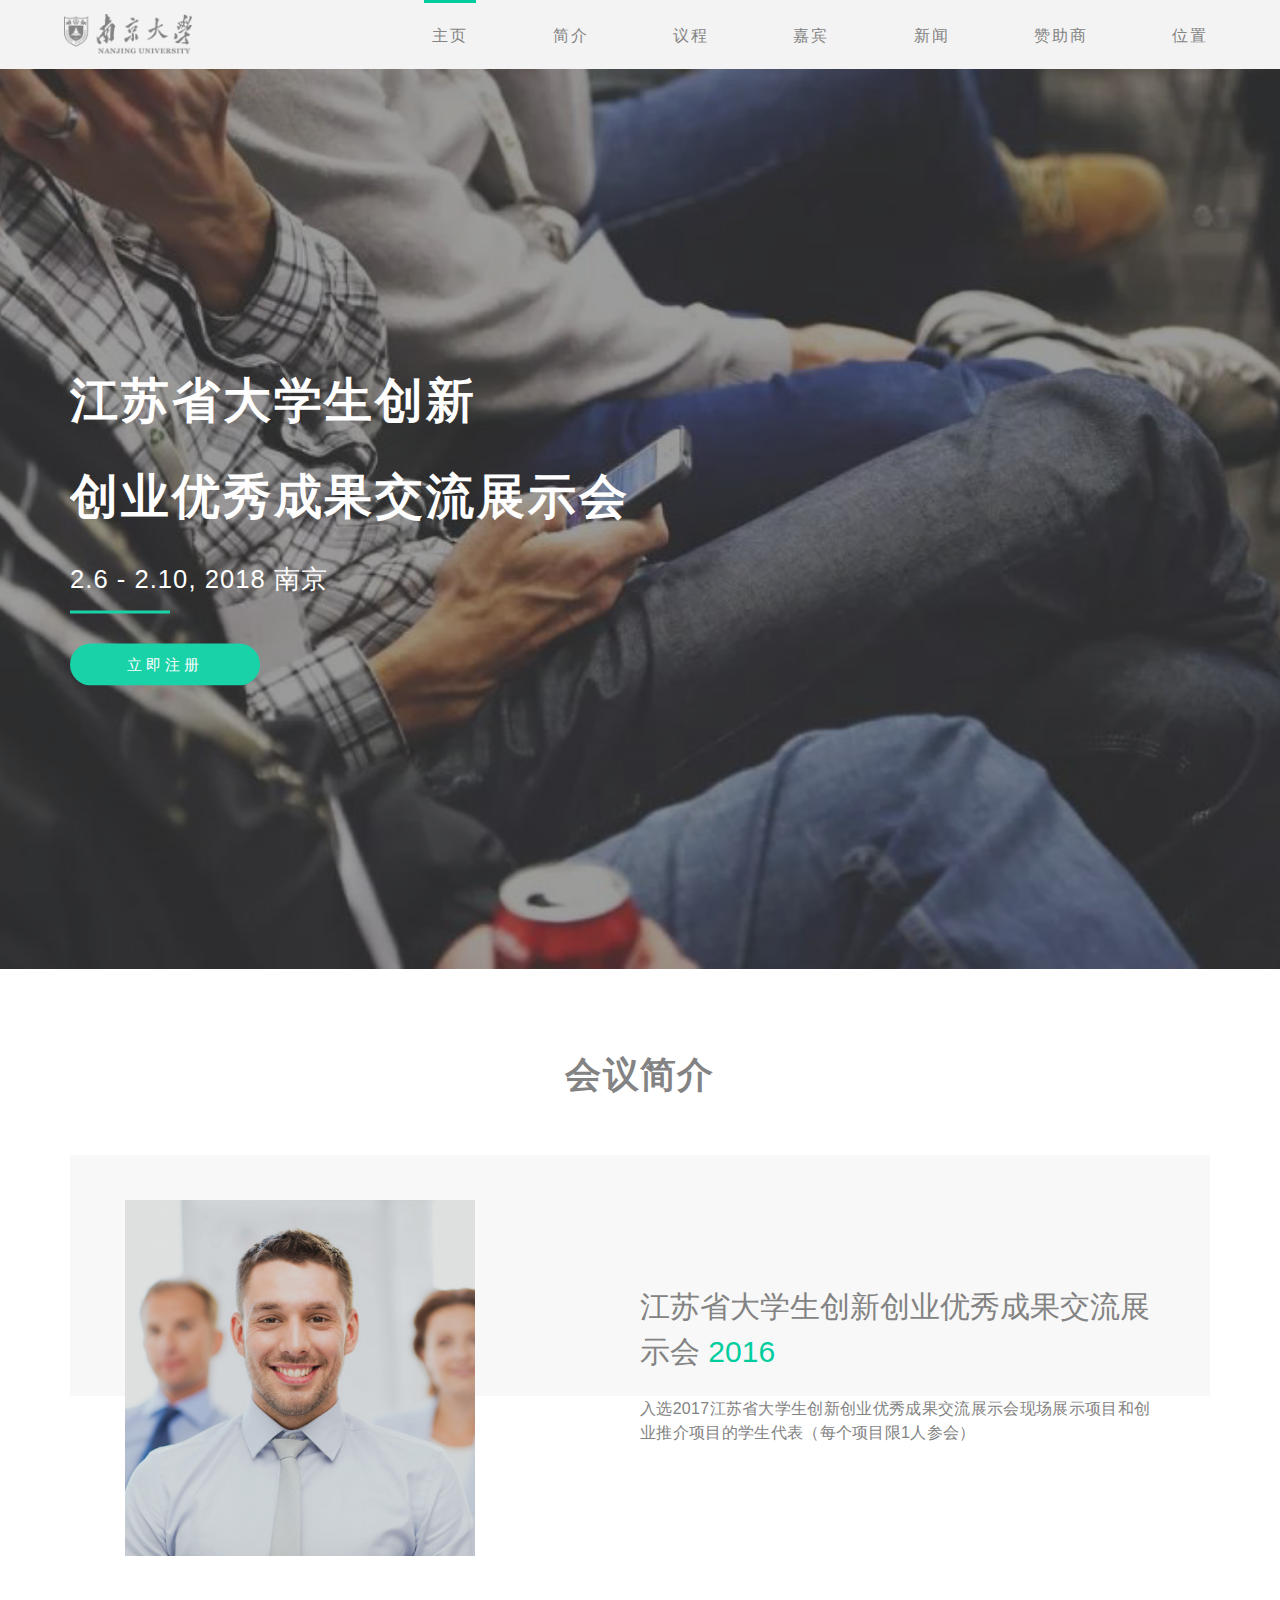
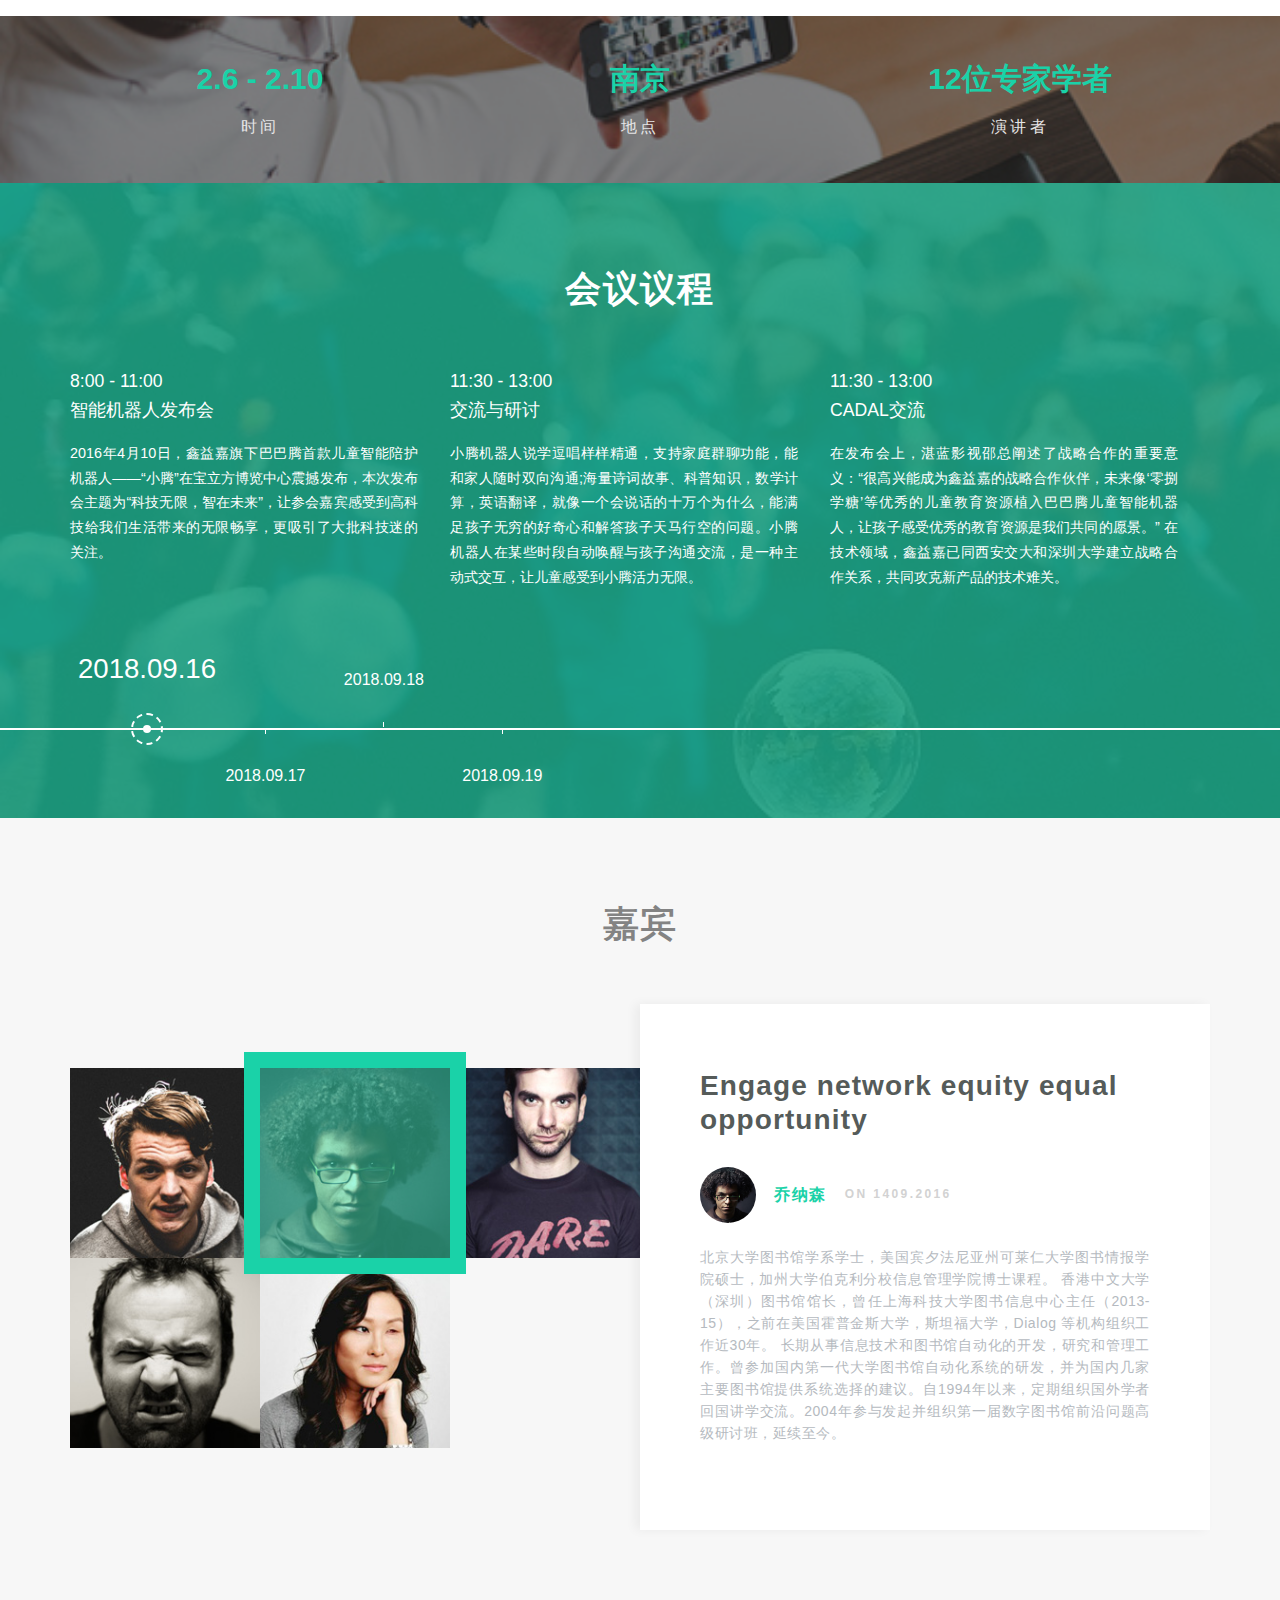
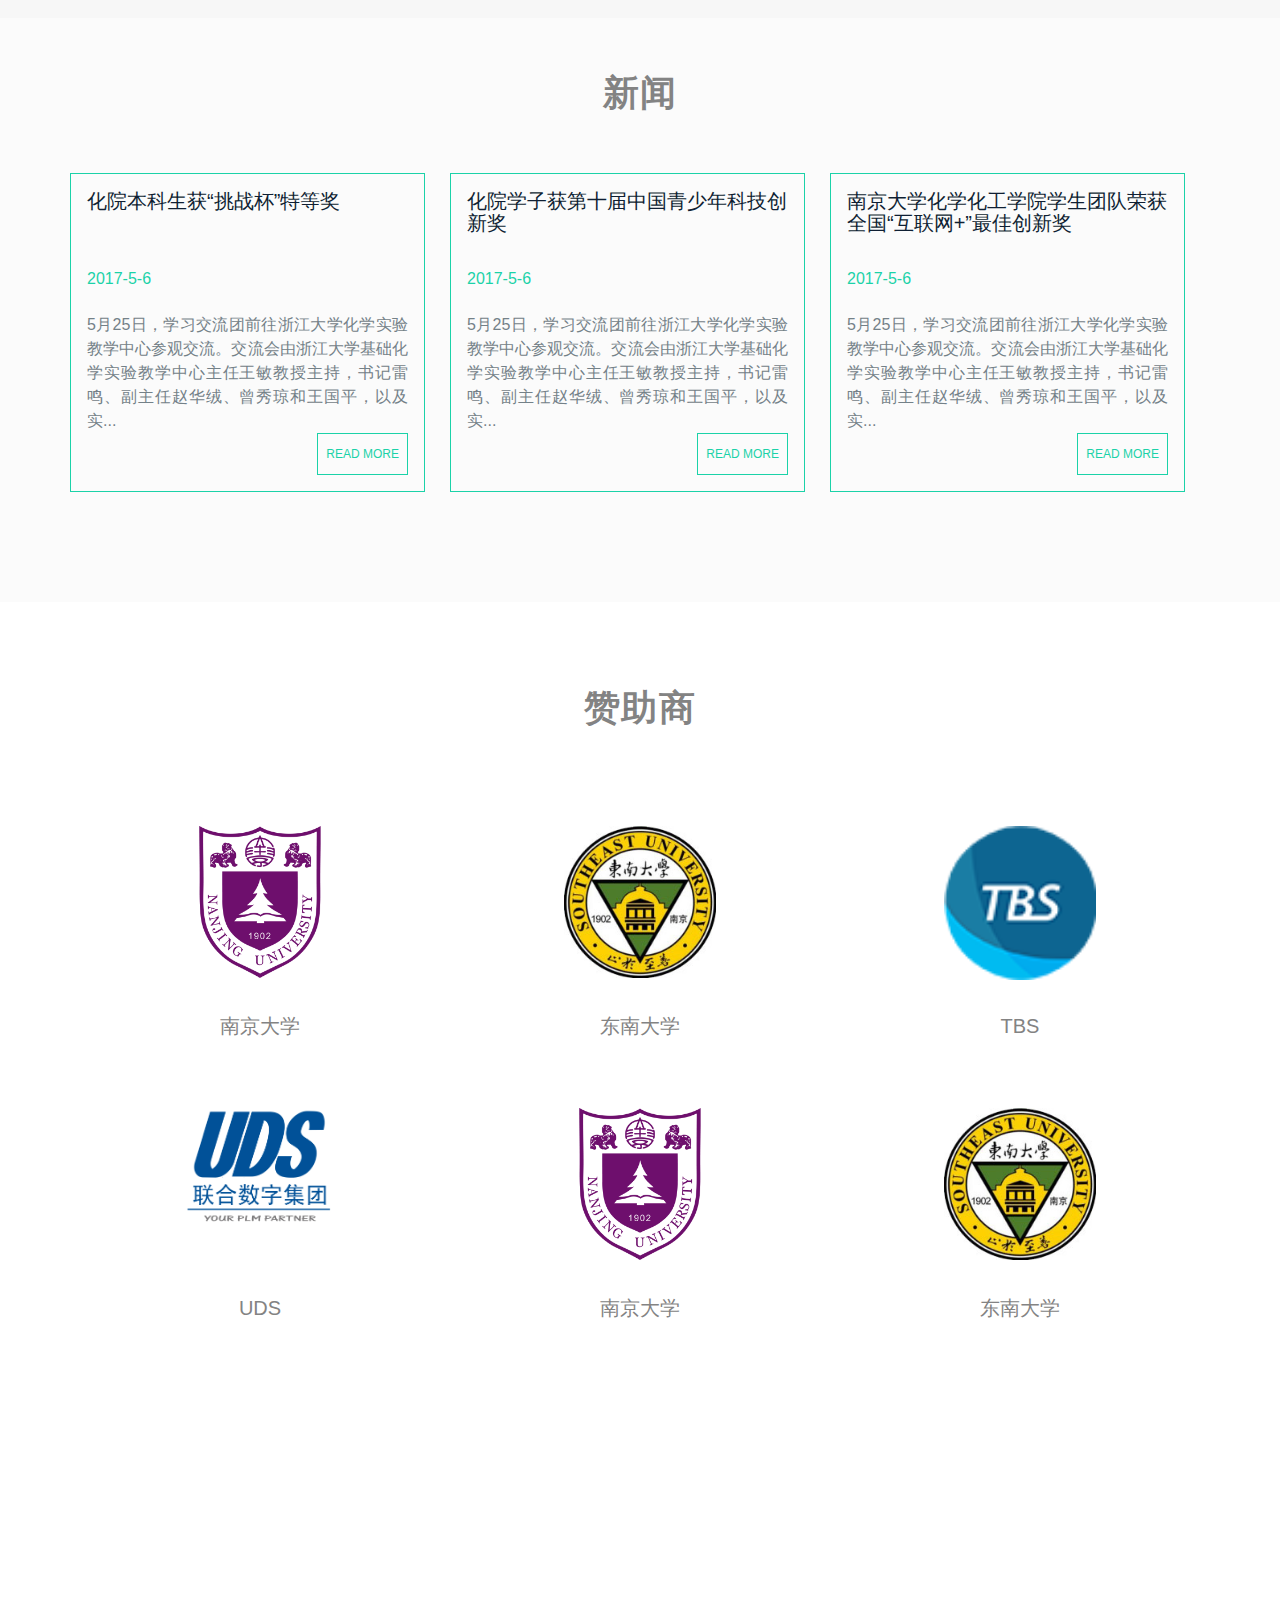
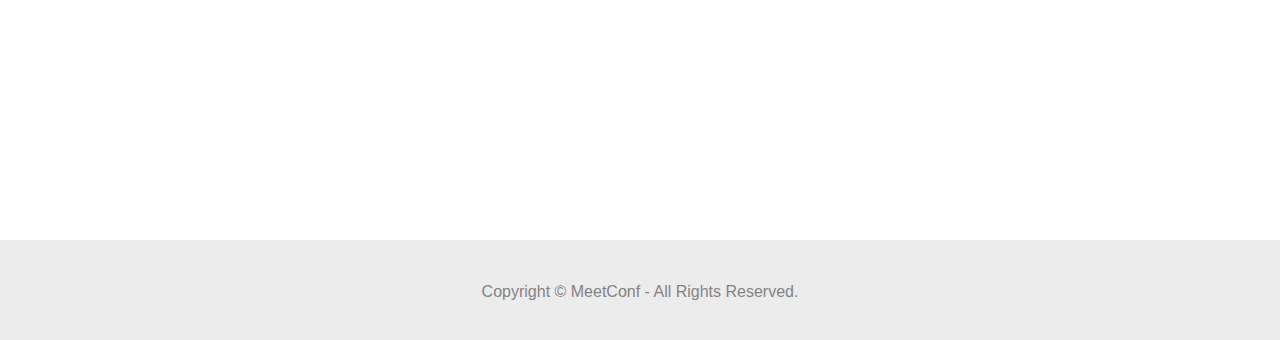
<file: meetconfmode-8/index.html>
<!doctype html>
<html lang="en">
<head>
    <meta charset="UTF-8">
    <meta http-equiv="X-UA-Compatible" content="IE=edge">
    <meta name="viewport" content="width=device-width, initial-scale=1.0, minimum-scale=1.0, maximum-scale=1.0, user-scalable=no">

    <link rel="stylesheet" href="css/bootstrap.css">
    <link rel="stylesheet" href="css/reset.css">
    <link rel="stylesheet" href="css/iconfont.css">
    <link rel="stylesheet" href="css/meet.css">
    <link rel="stylesheet" href="css/mediaQuery.css">

    <title>MeetconfGreen</title>

    <script src="js/jquery-3.2.1.js"></script>
    <script src="js/bootstrap.js"></script>
    <script src="js/html5media.min.js"></script>
    <script src="js/jquery.nav.js"></script>
    <script src="js/index.js"></script>

    <!-- 百度API
    <script type="text/javascript" src="http://api.map.baidu.com/api?v=3.0&ak=6lbr4qZ7nKyPo4bwGFguvFnbr4WTbgWt"></script>
    <script src='https://api.map.baidu.com/library/SearchInfoWindow/1.5/src/SearchInfoWindow_min.js' type='text/javascript'></script>
    <link href='https://api.map.baidu.com/library/SearchInfoWindow/1.5/src/SearchInfoWindow_min.css' rel='stylesheet'> -->

</head>
<body id="page">
    <!-- Page Content -->
    <div class="page-wrapper">

        <!-- header -->
        <header class="main-header">
            <a href="#" class="home-url">
                <img src="img/njulogo.png" alt="site logo">
            </a>

            <!-- toggle 是切换的意思，即使用自定义效果来显示或隐藏匹配的元素 -->
            <span class="mobile-nav-toggle words" id="mobile-nav-toggle">
                <i class="mobile-nav-button iconfont text-center aside-menu-icon">&#xe605;</i>
            </span>

            <nav class="main-nav nav nav-height" id="navbar" role="navigation">
                <ul class="clean-list" id="nav-ul"  role="tablist">
                    <li class="nav-li words active highlighted">
                        <a href="#home">主页</a>
                    </li>
                    <li class="nav-li words">
                        <a href="#about">简介</a>
                    </li>
                    <li class="nav-li words">
                        <a href="#program">议程</a>
                    </li>
                    <li class="nav-li words">
                        <a href="#speaker">嘉宾</a>
                    </li>
                    <li class="nav-li words">
                        <a href="#news">新闻</a>
                    </li>
                    <li class="nav-li words">
                        <a href="#sponsor">赞助商</a>
                    </li>
                    <li class="nav-li words">
                        <a href="#allmap">位置</a>
                    </li>
                </ul>
            </nav>
        </header>

        <!-- Content Wrapper -->
        <div class="content-wrapper">
            <section class="section section-home" id="home">
                <div class="main-slider">
                    <!-- Slider Content -->
                    <div class="slider-content">
                        <div class="container">
                            <div class="inner-content clearfix">
                                <div class="inner-content-box">
                                    <div class="event-info">
                                        <h1 class="event-name">江苏省大学生创新<br class="br">创业优秀成果交流展示会</h1>
                                        <p class="event-date">2.6 - 2.10, 2018 南京</p>
                                        <span class="event-date-after chgBgColor"></span>

                                    </div>
                                    <div class="btn-wrapper submit-btn-wrapper">
                                        <button class="btn submit-button chgBgColor">立即注册</button>
                                    </div>
                                </div>
                            </div>
                        </div>
                    </div>
                </div>
            </section>

            <!-- About Section -->
            <section class="section section-about" id="about">
                <!-- About Header -->
                <div class="mm-about section-header container">
                    <h2 class="text-center">会议简介</h2>
                </div>

                <!-- About Box Wrapper -->
                <div class="container">
                    <!-- 这里的背景只有60%高，因为加在了about-box:before上 -->
                    <div class="about-box">
                        <div class="row">
                            <div class="col-md-6">
                                <div class="image-wrapper about-img-1">
                                    <img src="img/about-image-1.jpg" alt="about image cover">
                                </div>
                            </div>

                            <div class="col-md-6">
                                <div class="text-box about-text-box">
                                    <h3>江苏省大学生创新创业优秀成果交流展示会<span class="chgFtColor"> 2016</span></h3>
                                    <p>入选2017江苏省大学生创新创业优秀成果交流展示会现场展示项目和创业推介项目的学生代表（每个项目限1人参会）</p>
                                </div>
                            </div>
                        </div>
                    </div>
                </div>

                <!-- Counter Boxes -->
                <div class="counter-boxes">
                    <div class="gray-wrapper">
                        <div class="container">
                            <div class="row text-center">
                                <div class="col-md-4 col-sm-6 counter-box-wrapper">
                                    <div class="counter-box">
                                        <span class="value-container chgFtColor">2.6 - 2.10</span>
                                        <p class="box-title">时间</p>
                                    </div>
                                </div>
                
                                <div class="col-md-4 col-sm-6 counter-box-wrapper">
                                    <div class="counter-box">
                                        <span class="value-container chgFtColor">南京</span>
                                        <p class="box-title">地点</p>
                                    </div>
                                </div>
                
                                <div class="col-md-4 col-sm-6 counter-box-wrapper">
                                    <div class="counter-box">
                                        <span class="value-container chgFtColor">12位专家学者</span>
                                        <p class="box-title">演讲者</p>
                                    </div>
                                </div>
                            </div>
                        </div>
                    </div>
                </div>
                
            </section>

            <!-- 会议流程-->
            <section class="section section-program " id="program">
                <div class="gray-wrapper chgGrColor9">
                    <div class="section-header">
                        <h2 class="text-center">会议议程</h2>
                    </div>
            
                    <div class="program-tabs">
                        <div class="tabed-content">
                            <div class="tabs-body">
                                <div class="program-tab currentTab" data-d="time-1">
                                    <div class="container">
                                        <div class="row">
                                            <div class="col-md-4">
                                                <div class="program-box">
                                                    <div class="box-header">
                                                        <span class="timming">8:00 - 11:00</span>
                                                        <h5 class="title">智能机器人发布会</h5>
                                                    </div>
            
                                                    <p class="description">2016年4月10日，鑫益嘉旗下巴巴腾首款儿童智能陪护机器人——“小腾”在宝立方博览中心震撼发布，本次发布会主题为“科技无限，智在未来”，让参会嘉宾感受到高科技给我们生活带来的无限畅享，更吸引了大批科技迷的关注。</p>
                                                </div>
                                            </div>
            
                                            <div class="col-md-4">
                                                <div class="program-box">
                                                    <div class="box-header">
                                                        <span class="timming">11:30 - 13:00</span>
                                                        <h5 class="title">交流与研讨</h5>
                                                    </div>
            
                                                    <p class="description">小腾机器人说学逗唱样样精通，支持家庭群聊功能，能和家人随时双向沟通;海量诗词故事、科普知识，数学计算，英语翻译，就像一个会说话的十万个为什么，能满足孩子无穷的好奇心和解答孩子天马行空的问题。小腾机器人在某些时段自动唤醒与孩子沟通交流，是一种主动式交互，让儿童感受到小腾活力无限。</p>
                                                </div>
                                            </div>
            
                                            <div class="col-md-4">
                                                <div class="program-box">
                                                    <div class="box-header">
                                                        <span class="timming">11:30 - 13:00</span>
                                                        <h5 class="title">CADAL交流</h5>
                                                    </div>
            
                                                    <p class="description">在发布会上，湛蓝影视邵总阐述了战略合作的重要意义：“很高兴能成为鑫益嘉的战略合作伙伴，未来像‘零捌学糖’等优秀的儿童教育资源植入巴巴腾儿童智能机器人，让孩子感受优秀的教育资源是我们共同的愿景。”
                                                        在技术领域，鑫益嘉已同西安交大和深圳大学建立战略合作关系，共同攻克新产品的技术难关。
                                                    </p>
                                                </div>
                                            </div>
                                        </div>
                                    </div>
                                </div>
                                <div class="program-tab" data-d="time-2">
                                    <div class="container">
                                        <div class="row">
                                            <div class="col-md-4">
                                                <div class="program-box">
                                                    <div class="box-header">
                                                        <span class="timming">11:30 - 13:00</span>
                                                        <h5 class="title">Improving WordPress Functionality</h5>
                                                    </div>
            
                                                    <p class="description">Smart cities global health, social responsibility small-scale farmers open source.
                                                        Democracy transform shift working alongside organization, evolution volunteer
                                                        UNHCR. International development; policy detection. Transform shift working alongside
                                                        organization, evolution responsibility small-scale farmers open source.</p>
                                                </div>
                                            </div>
                                            <div class="col-md-4">
                                                <div class="program-box">
                                                    <div class="box-header">
                                                        <span class="timming">8:00 - 11:00</span>
                                                        <h5 class="title">Welcome Registration</h5>
                                                    </div>
            
                                                    <p class="description">Our grantees and partners partnership, social analysis healthcare developing altruism
                                                        shifting landscape. Smart cities global health, social responsibility small-scale
                                                        farmers open source. Democracy transform shift working alongside organization,
                                                        evolution volunteer UNHCR. International development; policy detection.
                                                        <br>Democracy transform shift working alongside organization, evolution volunteer
                                                        UNHCR. International development; policy detection.</p>
                                                </div>
                                            </div>
            
                                            <div class="col-md-4">
                                                <div class="program-box">
                                                    <div class="box-header">
                                                        <span class="timming">11:30 - 13:00</span>
                                                        <h5 class="title">Improving WordPress Functionality</h5>
                                                    </div>
            
                                                    <p class="description">Smart cities global health, social responsibility small-scale farmers open source.
                                                        Democracy transform shift working alongside organization, evolution volunteer
                                                        UNHCR. International development; policy detection. Transform shift working alongside
                                                        organization, evolution responsibility small-scale farmers open source.</p>
                                                </div>
                                            </div>
            
                                        </div>
                                    </div>
                                </div>
                                <div class="program-tab" data-d="time-3">
                                    <div class="container">
                                        <div class="row">
                                            <div class="col-md-4">
                                                <div class="program-box">
                                                    <div class="box-header">
                                                        <span class="timming">8:00 - 11:00</span>
                                                        <h5 class="title">Welcome Registration</h5>
                                                    </div>
            
                                                    <p class="description">Our grantees and partners partnership, social analysis healthcare developing altruism
                                                        shifting landscape. Smart cities global health, social responsibility small-scale
                                                        farmers open source. Democracy transform shift working alongside organization,
                                                        evolution volunteer UNHCR. International development; policy detection.
                                                        <br>Democracy transform shift working alongside organization, evolution volunteer
                                                        UNHCR. International development; policy detection.</p>
                                                </div>
                                            </div>
            
                                            <div class="col-md-4">
                                                <div class="program-box">
                                                    <div class="box-header">
                                                        <span class="timming">11:30 - 13:00</span>
                                                        <h5 class="title">Improving WordPress Functionality</h5>
                                                    </div>
            
                                                    <p class="description">Smart cities global health, social responsibility small-scale farmers open source.
                                                        Democracy transform shift working alongside organization, evolution volunteer
                                                        UNHCR. International development; policy detection. Transform shift working alongside
                                                        organization, evolution responsibility small-scale farmers open source.</p>
                                                </div>
                                            </div>
            
                                            <div class="col-md-4">
                                                <div class="program-box">
                                                    <div class="box-header">
                                                        <span class="timming">11:30 - 13:00</span>
                                                        <h5 class="title">Improving WordPress Functionality</h5>
                                                    </div>
            
                                                    <p class="description">Smart cities global health, social responsibility small-scale farmers open source.
                                                        Democracy transform shift working alongside organization, evolution volunteer
                                                        UNHCR. International development; policy detection. Transform shift working alongside
                                                        organization, evolution responsibility small-scale farmers open source.</p>
                                                </div>
                                            </div>
                                        </div>
                                    </div>
                                </div>
                                <div class="program-tab" data-d="time-4">
                                    <div class="container">
                                        <div class="row">
                                            <div class="col-md-4">
                                                <div class="program-box">
                                                    <div class="box-header">
                                                        <span class="timming">11:30 - 13:00</span>
                                                        <h5 class="title">Improving WordPress Functionality</h5>
                                                    </div>
            
                                                    <p class="description">Smart cities global health, social responsibility small-scale farmers open source.
                                                        Democracy transform shift working alongside organization, evolution volunteer
                                                        UNHCR. International development; policy detection. Transform shift working alongside
                                                        organization, evolution responsibility small-scale farmers open source.</p>
                                                </div>
                                            </div>
                                            <div class="col-md-4">
                                                <div class="program-box">
                                                    <div class="box-header">
                                                        <span class="timming">11:30 - 13:00</span>
                                                        <h5 class="title">Improving WordPress Functionality</h5>
                                                    </div>
            
                                                    <p class="description">Smart cities global health, social responsibility small-scale farmers open source.
                                                        Democracy transform shift working alongside organization, evolution volunteer
                                                        UNHCR. International development; policy detection. Transform shift working alongside
                                                        organization, evolution responsibility small-scale farmers open source.</p>
                                                </div>
                                            </div>
                                            <div class="col-md-4">
                                                <div class="program-box">
                                                    <div class="box-header">
                                                        <span class="timming">8:00 - 11:00</span>
                                                        <h5 class="title">Welcome Registration</h5>
                                                    </div>
            
                                                    <p class="description">Our grantees and partners partnership, social analysis healthcare developing altruism
                                                        shifting landscape. Smart cities global health, social responsibility small-scale
                                                        farmers open source. Democracy transform shift working alongside organization,
                                                        evolution volunteer UNHCR. International development; policy detection.
                                                        <br>Democracy transform shift working alongside organization, evolution volunteer
                                                        UNHCR. International development; policy detection.</p>
                                                </div>
                                            </div>
                                        </div>
                                    </div>
                                </div>
                            </div>
            
                            <div class="tabs-header">
                                <div class="container">
                                    <ul class="clean-list">
                                    
                                        <li class="tab-link ">
                                            <div class="program-tab-link currentTab" data-c="time-1">
                                                <div class="tab-link-control">
                                                    <span class="date">2018.09.16</span>
                                                 </div>
                                                <i></i>
                                            </div>
                                        </li>
                                        <li class="tab-link ">
                                            <div class="program-tab-link" data-c="time-2">
                                                <div class="tab-link-control">
                                                    <span class="date">2018.09.17</span>
                                                  </div>
                                                <i></i>
                                            </div>
                                        </li>
                                        <li class="tab-link ">
                                            <div class="program-tab-link" data-c="time-3">
                                                <div class="tab-link-control">
                                                    <span class="date">2018.09.18</span>
                                                </div>
                                                <i></i>
                                            </div>
                                        </li>
                                        <li class="tab-link ">
                                            <div class="program-tab-link" data-c="time-4">
                                                <div class="tab-link-control">
                                                    <span class="date">2018.09.19</span>
                                                </div>
                                                <i></i>
                                            </div>
                                        </li>
                                    </ul>
                                </div>
                            </div>
                        </div>
                    </div>
            
                </div>
            </section> 

            <!--  Speakers Section-->
            <section class="section section-speaker" id="speaker">
                <div class="section-header">
                    <h2 class="text-center">嘉宾</h2>
                </div>

                <div class="container">
                    <div class="speaker-tabs">
                        <div class="tabed-content">
                            <div class="row row-fit">

                                <!-- 左边嘉宾图片 -->
                                <div class="col-md-6">
                                    <div class="tabs-header">
                                        <ul class="clean-list">
                                            <li class="tab-link speaker-tab-link" data-tab-link="1">
                                                <div class="speaker-box">
                                                    <img src="img/speaker-1.jpg" alt="speaker image">
                                                    <i class="chgBorderColor chgGrColor5"></i>
                                                </div>
                                            </li>
                                            <li class="tab-link speaker-tab-link current" data-tab-link="2">
                                                <div class="speaker-box">
                                                    <img src="img/speaker-2.jpg" alt="speaker image">
                                                    <i class="chgBorderColor chgGrColor5"></i>
                                                </div>
                                            </li>
                                            <li class="tab-link speaker-tab-link" data-tab-link="3">
                                                <div class="speaker-box">
                                                    <img src="img/speaker-3.jpg" alt="speaker image">
                                                    <i class="chgBorderColor chgGrColor5"></i>
                                                </div>
                                            </li>
                                            <li class="tab-link speaker-tab-link" data-tab-link="4">
                                                <div class="speaker-box">
                                                    <img src="img/speaker-4.jpg" alt="speaker image">
                                                    <i class="chgBorderColor chgGrColor5"></i>
                                                </div>
                                            </li>
                                            <li class="tab-link speaker-tab-link" data-tab-link="5">
                                                <div class="speaker-box">
                                                    <img src="img/speaker-5.jpg" alt="speaker image">
                                                    <i class="chgBorderColor chgGrColor5"></i>
                                                </div>
                                            </li>
                                        </ul>
                                    </div>
                                </div>

                                <!-- 右边嘉宾介绍 -->
                                <div class="col-md-6">
                                    <div class="tabs-body">
                                        <div class="hidden speaker-tab" data-tab="1">
                                            <div class="speaker-info-box">
                                                <h3 class="theme-title">Engage network equity equal opportunity</h3>

                                                <div class="event-meta">
                                                    <div class="speaker-info">
                                                        <img src="img/speaker-1.jpg" alt="speaker image">
                                                        <span class="name chgFtColor">
                                                            约翰逊
                                                        </span>
                                                    </div>
                                                    <span class="date">on 1409.2016</span>
                                                </div>

                                                <p class="theme-description">
                                                    担任过清华大学数字图书馆研究所顾问, 《数字图书馆论坛》编辑部顾问，浙江大学信息资源管理研究所兼职研究员，北京师范大学图书馆数字图书馆研究所顾问，上海交通大学和江苏大学客座研究员。目前担任中图学会图书馆建筑和设备专业委员会委员，和深圳图书情报学会常务理事。 承担过的咨询项目有Sirsi公司中国项目，Exlibris公司中国项目，新加坡国家图书馆局多语种系统项目，中国国家图书馆，北京大学和北京师范大学图书馆自动化系统选型项目等。
                                                </p>

                                                <div class="social-block-wrapper">
                                                    <ul class="clean-list social-block">
                                                        <li>
                                                            <a href="#">
                                                                <i class="icon-facebook"></i>
                                                            </a>
                                                        </li>
                                                        <li>
                                                            <a href="#">
                                                                <i class="icon-facebook"></i>
                                                            </a>
                                                        </li>
                                                        <li>
                                                            <a href="#">
                                                                <i class="icon-facebook"></i>
                                                            </a>
                                                        </li>
                                                    </ul>
                                                </div>
                                            </div>
                                        </div>

                                        <div class="speaker-tab currentTab" data-tab="2">
                                            <div class="speaker-info-box">
                                                <h3 class="theme-title">Engage network equity equal opportunity</h3>

                                                <div class="event-meta">
                                                    <div class="speaker-info">
                                                        <img src="img/speaker-2.jpg" alt="speaker image">
                                                        <span class="name chgFtColor">
                                                            乔纳森
                                                        </span>
                                                    </div>
                                                    <span class="date">on 1409.2016</span>
                                                </div>

                                                <p class="theme-description">
                                                    北京大学图书馆学系学士，美国宾夕法尼亚州可莱仁大学图书情报学院硕士，加州大学伯克利分校信息管理学院博士课程。 香港中文大学（深圳）图书馆馆长，曾任上海科技大学图书信息中心主任（2013-15），之前在美国霍普金斯大学，斯坦福大学，Dialog 等机构组织工作近30年。 长期从事信息技术和图书馆自动化的开发，研究和管理工作。曾参加国内第一代大学图书馆自动化系统的研发，并为国内几家主要图书馆提供系统选择的建议。自1994年以来，定期组织国外学者回国讲学交流。2004年参与发起并组织第一届数字图书馆前沿问题高级研讨班，延续至今。
                                                </p>

                                                <div class="social-block-wrapper">
                                                    <ul class="clean-list social-block">
                                                        <li>
                                                            <a href="#">
                                                                <i class="icon-facebook"></i>
                                                            </a>
                                                        </li>
                                                        <li>
                                                            <a href="#">
                                                                <i class="icon-facebook"></i>
                                                            </a>
                                                        </li>
                                                        <li>
                                                            <a href="#">
                                                                <i class="icon-facebook"></i>
                                                            </a>
                                                        </li>
                                                    </ul>
                                                </div>
                                            </div>
                                        </div>

                                        <div class="hidden speaker-tab" data-tab="3">
                                            <div class="speaker-info-box">
                                                <h3 class="theme-title">Engage network equity equal opportunity</h3>

                                                <div class="event-meta">
                                                    <div class="speaker-info">
                                                        <img src="img/speaker-3.jpg" alt="speaker image">
                                                        <span class="name chgFtColor">
                                                            克里斯·约翰逊
                                                        </span>
                                                    </div>
                                                    <span class="date">on 1409.2016</span>
                                                </div>

                                                <p class="theme-description">
                                                    陈力军教授是南京大学计算机科学与技术系、南京大学计算机软件新技术国家重点实验室教授，博士生导师，江苏省物联网测试与验证技术中心主任、江苏省计算机学会网络与分布计算专业委员会副主任委员。主要研究领域为泛在网络技术。陈力军教授在IEEE Transactions on Mobile Computing和INFOCOM等国际一流学术期刊和一流学术会议上发表相关论文60余篇。
                                                </p>

                                                <div class="social-block-wrapper">
                                                    <ul class="clean-list social-block">
                                                        <li>
                                                            <a href="#">
                                                                <i class="icon-facebook"></i>
                                                            </a>
                                                        </li>
                                                        <li>
                                                            <a href="#">
                                                                <i class="icon-facebook"></i>
                                                            </a>
                                                        </li>
                                                        <li>
                                                            <a href="#">
                                                                <i class="icon-facebook"></i>
                                                            </a>
                                                        </li>
                                                    </ul>
                                                </div>
                                            </div>
                                        </div>

                                        <div class="hidden speaker-tab" data-tab="4">
                                            <div class="speaker-info-box">
                                                <h3 class="theme-title">Engage network equity equal opportunity</h3>

                                                <div class="event-meta">
                                                    <div class="speaker-info">
                                                        <img src="img/speaker-4.jpg" alt="speaker image">
                                                        <span class="name chgFtColor">
                                                            克里斯
                                                        </span>
                                                    </div>
                                                    <span class="date">on 1409.2016</span>
                                                </div>

                                                <p class="theme-description">
                                                    浙江大学CADAL管理中心副主任。浙江大学图书馆副馆长，研究馆员。同济大学工民建专业毕业，浙江大学历史学硕士。2009年起任浙江大学图书馆副馆长，兼任“高等学校中美图书国际合作数字化计划（CADAL）”项目管理中心秘书长、副主任；中图学会数字图书馆分委会委员等 。主要致力于数字图书馆规划与建设，主持和参与国家“863”计划、“科技支撑计划”、自然科学基金等项目多项，获浙江省科技进步一等奖一项，软件著作权6项；发表专著两部，学术论文30余篇。
                                                </p>

                                                <div class="social-block-wrapper">
                                                    <ul class="clean-list social-block">
                                                        <li>
                                                            <a href="#">
                                                                <i class="icon-facebook"></i>
                                                            </a>
                                                        </li>
                                                        <li>
                                                            <a href="#">
                                                                <i class="icon-facebook"></i>
                                                            </a>
                                                        </li>
                                                        <li>
                                                            <a href="#">
                                                                <i class="icon-facebook"></i>
                                                            </a>
                                                        </li>
                                                    </ul>
                                                </div>
                                            </div>
                                        </div>

                                        <div class="hidden speaker-tab" data-tab="5">
                                            <div class="speaker-info-box">
                                                <h3 class="theme-title">Engage network equity equal opportunity</h3>

                                                <div class="event-meta">
                                                    <div class="speaker-info">
                                                        <img src="img/speaker-5.jpg" alt="speaker image">
                                                        <span class="name chgFtColor">
                                                            陈力军
                                                        </span>
                                                    </div>
                                                    <span class="date">on 1409.2016</span>
                                                </div>

                                                <p class="theme-description">
                                                    上海交大继续教育学院客座教授，北京国家会计学院首席风险官培养工程主讲教授，慧科教育集团互联网金融专业委员会委员，北航兼职硕士生导师，香港商报金融研究中心银行透明度评委。多次为北京航空航天大学以及武汉大学、南京大学、对外经贸大学互联网金融硕士班、山东女子学院金融工程专业本科生开设《互联网金融导论》、《金融学》课程。
                                                </p>

                                                <div class="social-block-wrapper">
                                                    <ul class="clean-list social-block">
                                                        <li>
                                                            <a href="#">
                                                                <i class="icon-facebook"></i>
                                                            </a>
                                                        </li>
                                                        <li>
                                                            <a href="#">
                                                                <i class="icon-facebook"></i>
                                                            </a>
                                                        </li>
                                                        <li>
                                                            <a href="#">
                                                                <i class="icon-facebook"></i>
                                                            </a>
                                                        </li>
                                                    </ul>
                                                </div>
                                            </div>
                                        </div>
                                    </div>
                                </div>

                            </div>
                        </div>
                    </div>
                </div>

               

            </section>
            
            <!-- 新闻 -->
            <div class="m-content-wrapper" id="news">
                <div class="container news">
                    <div class="news-header">
                        <h2>新闻</h2>
                    </div>
            
                    <div class="row">
                        <div class="col-xs-12 col-sm-4 col-md-4 col-lg-4">
                            <div class="news-content">
                                <h3 class="news-title">化院本科生获“挑战杯”特等奖</h3>
                                <h4 class="news-date">2017-5-6</h4>
                                <p class="news-text">5月25日，学习交流团前往浙江大学化学实验教学中心参观交流。交流会由浙江大学基础化学实验教学中心主任王敏教授主持，书记雷鸣、副主任赵华绒、曾秀琼和王国平，以及实验课程负责人等19位教师与学习交流团10位成员进行交流研讨。双方分别介绍化学实验教学中心总体情况、近些年的实践教学改革思路，双方教师就实验课程设置、教学内容、分层次教学情况、实验师资队伍（特别是青年实验技术队伍）、研究生助教、实验室安全管理、安全文化建设、工作中面临的共同难点等主题进行广泛深入交流。随后学习交流团成员深入浙江大学化学实验教学中心实验室进行调研，并围绕实验室建设细节展开讨论。此次交流取得良好成效，促进了两校化学实验教学中心的相互了解，也为开展工作拓宽了思路。通过一整天的交流，双方受益匪浅，双方约定今后将进一步加强双边交流，适时开展实验教学研讨，为建设化学国家级实验教学示范中心协同努力。
                                </p>
                                <a class="read-more" data-toggle="modal" data-target="#myModal">READ MORE</a>
                            </div>
                            <!-- Modal -->
                            <div class="modal fade" id="myModal" tabindex="-1" role="dialog" aria-labelledby="myModalLabel">
                                <div class="modal-dialog" role="document">
                                    <div class="modal-content">
                                        <div class="modal-header">
                                            <button type="button" class="close" data-dismiss="modal" aria-label="Close">
                                                <span aria-hidden="true">&times;</span>
                                            </button>
                                            <h4 class="modal-title" id="myModalLabel">化院本科生获“挑战杯”特等奖</h4>
                                        </div>
                                        <div class="modal-body">
                                            <p>&nbsp;&nbsp;&nbsp;&nbsp;&nbsp;&nbsp;&nbsp;&nbsp;5月25日，学习交流团前往浙江大学化学实验教学中心参观交流。交流会由浙江大学基础化学实验教学中心主任王敏教授主持，书记雷鸣、副主任赵华绒、曾秀琼和王国平，以及实验课程负责人等19位教师与学习交流团10位成员进行交流研讨。双方分别介绍化学实验教学中心总体情况、近些年的实践教学改革思路，双方教师就实验课程设置、教学内容、分层次教学情况、实验师资队伍（特别是青年实验技术队伍）、研究生助教、实验室安全管理、安全文化建设、工作中面临的共同难点等主题进行广泛深入交流。随后学习交流团成员深入浙江大学化学实验教学中心实验室进行调研，并围绕实验室建设细节展开讨论。此次交流取得良好成效，促进了两校化学实验教学中心的相互了解，也为开展工作拓宽了思路。通过一整天的交流，双方受益匪浅，双方约定今后将进一步加强双边交流，适时开展实验教学研讨，为建设化学国家级实验教学示范中心协同努力。
                                            </p>
                                        </div>
                                    </div>
                                </div>
                            </div>
                        </div>
                        <div class="col-xs-12 col-sm-4 col-md-4 col-lg-4">
                            <div class="news-content">
                                <h3 class="news-title">化院学子获第十届中国青少年科技创新奖</h3>
                                <h4 class="news-date">2017-5-6</h4>
                                <p class="news-text">5月25日，学习交流团前往浙江大学化学实验教学中心参观交流。交流会由浙江大学基础化学实验教学中心主任王敏教授主持，书记雷鸣、副主任赵华绒、曾秀琼和王国平，以及实验课程负责人等19位教师与学习交流团10位成员进行交流研讨。双方分别介绍化学实验教学中心总体情况、近些年的实践教学改革思路，双方教师就实验课程设置、教学内容、分层次教学情况、实验师资队伍（特别是青年实验技术队伍）、研究生助教、实验室安全管理、安全文化建设、工作中面临的共同难点等主题进行广泛深入交流。随后学习交流团成员深入浙江大学化学实验教学中心实验室进行调研，并围绕实验室建设细节展开讨论。此次交流取得良好成效，促进了两校化学实验教学中心的相互了解，也为开展工作拓宽了思路。通过一整天的交流，双方受益匪浅，双方约定今后将进一步加强双边交流，适时开展实验教学研讨，为建设化学国家级实验教学示范中心协同努力。
                                </p>
                                <a class="read-more" data-toggle="modal" data-target="#myModal">READ MORE</a>
                            </div>
                            <!-- Modal -->
                            <div class="modal fade" id="myModal" tabindex="-1" role="dialog" aria-labelledby="myModalLabel">
                                <div class="modal-dialog" role="document">
                                    <div class="modal-content">
                                        <div class="modal-header">
                                            <button type="button" class="close" data-dismiss="modal" aria-label="Close">
                                                <span aria-hidden="true">&times;</span>
                                            </button>
                                            <h4 class="modal-title" id="myModalLabel">化院学子获第十届中国青少年科技创新奖</h4>
                                        </div>
                                        <div class="modal-body">
                                            <p>&nbsp;&nbsp;&nbsp;&nbsp;&nbsp;&nbsp;&nbsp;&nbsp;5月25日，学习交流团前往浙江大学化学实验教学中心参观交流。交流会由浙江大学基础化学实验教学中心主任王敏教授主持，书记雷鸣、副主任赵华绒、曾秀琼和王国平，以及实验课程负责人等19位教师与学习交流团10位成员进行交流研讨。双方分别介绍化学实验教学中心总体情况、近些年的实践教学改革思路，双方教师就实验课程设置、教学内容、分层次教学情况、实验师资队伍（特别是青年实验技术队伍）、研究生助教、实验室安全管理、安全文化建设、工作中面临的共同难点等主题进行广泛深入交流。随后学习交流团成员深入浙江大学化学实验教学中心实验室进行调研，并围绕实验室建设细节展开讨论。此次交流取得良好成效，促进了两校化学实验教学中心的相互了解，也为开展工作拓宽了思路。通过一整天的交流，双方受益匪浅，双方约定今后将进一步加强双边交流，适时开展实验教学研讨，为建设化学国家级实验教学示范中心协同努力。
                                            </p>
                                        </div>
                                    </div>
                                </div>
                            </div>
                        </div>
                        <div class="col-xs-12 col-sm-4 col-md-4 col-lg-4">
                            <div class="news-content">
                                <h3 class="news-title">南京大学化学化工学院学生团队荣获全国“互联网+”最佳创新奖</h3>
                                <h4 class="news-date">2017-5-6</h4>
                                <p class="news-text">5月25日，学习交流团前往浙江大学化学实验教学中心参观交流。交流会由浙江大学基础化学实验教学中心主任王敏教授主持，书记雷鸣、副主任赵华绒、曾秀琼和王国平，以及实验课程负责人等19位教师与学习交流团10位成员进行交流研讨。双方分别介绍化学实验教学中心总体情况、近些年的实践教学改革思路，双方教师就实验课程设置、教学内容、分层次教学情况、实验师资队伍（特别是青年实验技术队伍）、研究生助教、实验室安全管理、安全文化建设、工作中面临的共同难点等主题进行广泛深入交流。随后学习交流团成员深入浙江大学化学实验教学中心实验室进行调研，并围绕实验室建设细节展开讨论。此次交流取得良好成效，促进了两校化学实验教学中心的相互了解，也为开展工作拓宽了思路。通过一整天的交流，双方受益匪浅，双方约定今后将进一步加强双边交流，适时开展实验教学研讨，为建设化学国家级实验教学示范中心协同努力。
                                </p>
                                <a class="read-more" data-toggle="modal" data-target="#myModal">READ MORE</a>
                            </div>
                            <!-- Modal -->
                            <div class="modal fade" id="myModal" tabindex="-1" role="dialog" aria-labelledby="myModalLabel">
                                <div class="modal-dialog" role="document">
                                    <div class="modal-content">
                                        <div class="modal-header">
                                            <button type="button" class="close" data-dismiss="modal" aria-label="Close">
                                                <span aria-hidden="true">&times;</span>
                                            </button>
                                            <h4 class="modal-title" id="myModalLabel">南京大学化学化工学院学生团队荣获全国“互联网+”最佳创新奖</h4>
                                        </div>
                                        <div class="modal-body">
                                            <p>&nbsp;&nbsp;&nbsp;&nbsp;&nbsp;&nbsp;&nbsp;&nbsp;5月25日，学习交流团前往浙江大学化学实验教学中心参观交流。交流会由浙江大学基础化学实验教学中心主任王敏教授主持，书记雷鸣、副主任赵华绒、曾秀琼和王国平，以及实验课程负责人等19位教师与学习交流团10位成员进行交流研讨。双方分别介绍化学实验教学中心总体情况、近些年的实践教学改革思路，双方教师就实验课程设置、教学内容、分层次教学情况、实验师资队伍（特别是青年实验技术队伍）、研究生助教、实验室安全管理、安全文化建设、工作中面临的共同难点等主题进行广泛深入交流。随后学习交流团成员深入浙江大学化学实验教学中心实验室进行调研，并围绕实验室建设细节展开讨论。此次交流取得良好成效，促进了两校化学实验教学中心的相互了解，也为开展工作拓宽了思路。通过一整天的交流，双方受益匪浅，双方约定今后将进一步加强双边交流，适时开展实验教学研讨，为建设化学国家级实验教学示范中心协同努力。
                                            </p>
                                        </div>
                                    </div>
                                </div>
                            </div>
                        </div>
                    </div>
            
            
                </div>
            </div>


            <!-- Sponsors Section -->
            <section class="section section-sponsors" id="sponsor">
                <div class="section-header sponsors-top">
                    <h2 class="text-center">赞助商</h2>
                </div>

                <div class="container">
                    <div class="row">
                        <div class="col-md-4 col-xs-6">
                            <div class="sponsor-block">
                                <img src="img/logo-1.jpg" alt="sponsor image">
                            </div>
                            <span class="sponsor-name">南京大学</span>
                        </div>
                        <div class="col-md-4 col-xs-6">
                            <div class="sponsor-block">
                                <img src="img/logo-2.jpg" alt="sponsor image">
                            </div>
                            <span class="sponsor-name">东南大学</span>
                        </div>
                        <div class="col-md-4 col-xs-6">
                            <div class="sponsor-block">
                                <img src="img/logo-3.jpg" alt="sponsor image">
                            </div>
                            <span class="sponsor-name">TBS</span>
                        </div>
                        <div class="col-md-4 col-xs-6">
                            <div class="sponsor-block">
                                <img src="img/logo-4.jpg" alt="sponsor image">
                            </div>
                            <span class="sponsor-name">UDS</span>
                        </div>
                        <div class="col-md-4 col-xs-6">
                            <div class="sponsor-block">
                                <img src="img/logo-1.jpg" alt="sponsor image">
                            </div>
                            <span class="sponsor-name">南京大学</span>
                        </div>
                        <div class="col-md-4 col-xs-6">
                            <div class="sponsor-block">
                                <img src="img/logo-2.jpg" alt="sponsor image">
                            </div>
                            <span class="sponsor-name">东南大学</span>
                        </div>

                    </div>

                </div>
            </section>

            <!-- map -->        
            <div id='allmap' style='height: 400px;'></div>
            <script src='https://api.map.baidu.com/api?v=2.0&amp;ak=2i40RObup2gf1DxMMXPyNYDjAkETWgVt' type='text/javascript'></script>
            <script src='https://api.map.baidu.com/library/SearchInfoWindow/1.5/src/SearchInfoWindow_min.js' type='text/javascript'></script>
            <link href='https://api.map.baidu.com/library/SearchInfoWindow/1.5/src/SearchInfoWindow_min.css' rel='stylesheet'>
            <script>
                $(document).ready(function() {
                    var map = new BMap.Map("allmap");            // 创建Map实例
                    map.setCurrentCity("南京");
                    map.centerAndZoom(new BMap.Point("118.9488359559", "32.1310197250"), 11);
                    var marker = new BMap.Marker(new BMap.Point( "118.9488359559" , "32.1310197250"));
                    map.addOverlay(marker);
                    var venue_name = "南京信息职业技术学院";
                    var venue_street = "文澜路99号";
                    var licontent = "<b>" + venue_name + "</b><br>";
                    licontent += "<span><strong>地址：</strong>" + venue_street  + "</span><br>";
                    licontent += "<span class=\"input\"><strong>起点：</strong><input style=\"width:80%;\" class=\"outset\" type=\"text\" name=\"origin\" value=\"\"/><br><br><input class=\"outset-but pull-left\" type=\"button\" value=\"公交\" onclick=\"gotobaidu(1)\" /><input class=\"outset-but pull-left\" type=\"button\" value=\"驾车\" onclick=\"gotobaidu(2)\"/><a class=\"gotob\" href=\"url=\"http://api.map.baidu.com/direction?destination=latlng:"+marker.getPosition().lat+","+marker.getPosition().lng+"|name:"+"®ion="+"&output=html\" target=\"_blank\"></a></span>";
                    var hiddeninput="<input type=\"hidden\" value=\""+'<%= venue.city %>'+"\" name=\"region\" /><input type=\"hidden\" value=\"html\" name=\"output\" /><input type=\"hidden\" value=\"driving\" name=\"mode\" /><input type=\"hidden\" value=\"latlng:"+marker.getPosition().lat+","+marker.getPosition().lng+"|name:"+"\" name=\"destination\" />";
                    var content1 ="<form id=\"gotobaiduform\" action=\"http://api.map.baidu.com/direction\" target=\"_blank\" method=\"get\">" + licontent +hiddeninput+"</form>";
                    var opts1 = { width: 300 };
                    var  infoWindow = new BMap.InfoWindow(content1, opts1);
                    marker.openInfoWindow(infoWindow);
                    marker.addEventListener('click',function(){
                        marker.openInfoWindow(infoWindow);
                    });
                    gotobaidu = function(type) {
                        if($.trim($("input[name=origin]").val())=="")
                        {
                            alert("请输入起点！");
                            return;
                        }else{
                            if(type==1)
                            {
                                $("input[name=mode]").val("transit");
                                $("#gotobaiduform")[0].submit();
                            }else if(type==2)
                            {
                                $("input[name=mode]").val("driving");
                                $("#gotobaiduform")[0].submit();
                            }
                        }
                    }
                })
            </script>
        </div>

        <!-- Main Footer Area -->
        <footer class="main-footer">
            <div class="main-footer-area">
                <div class="row">
                    <div class="copyright-wrapper">
                        <div class="copyright-content">
                            <p class="copyrights">Copyright © MeetConf - All Rights Reserved.</p>
                        </div>
                    </div>
                </div>
            </div>
        </footer>
    </div>


    <div id="toTop" class="toTopButton">
        <i class="iconfont top-icon">&#xe62c;</i>
    </div>
 
</body>
</html>
</file>
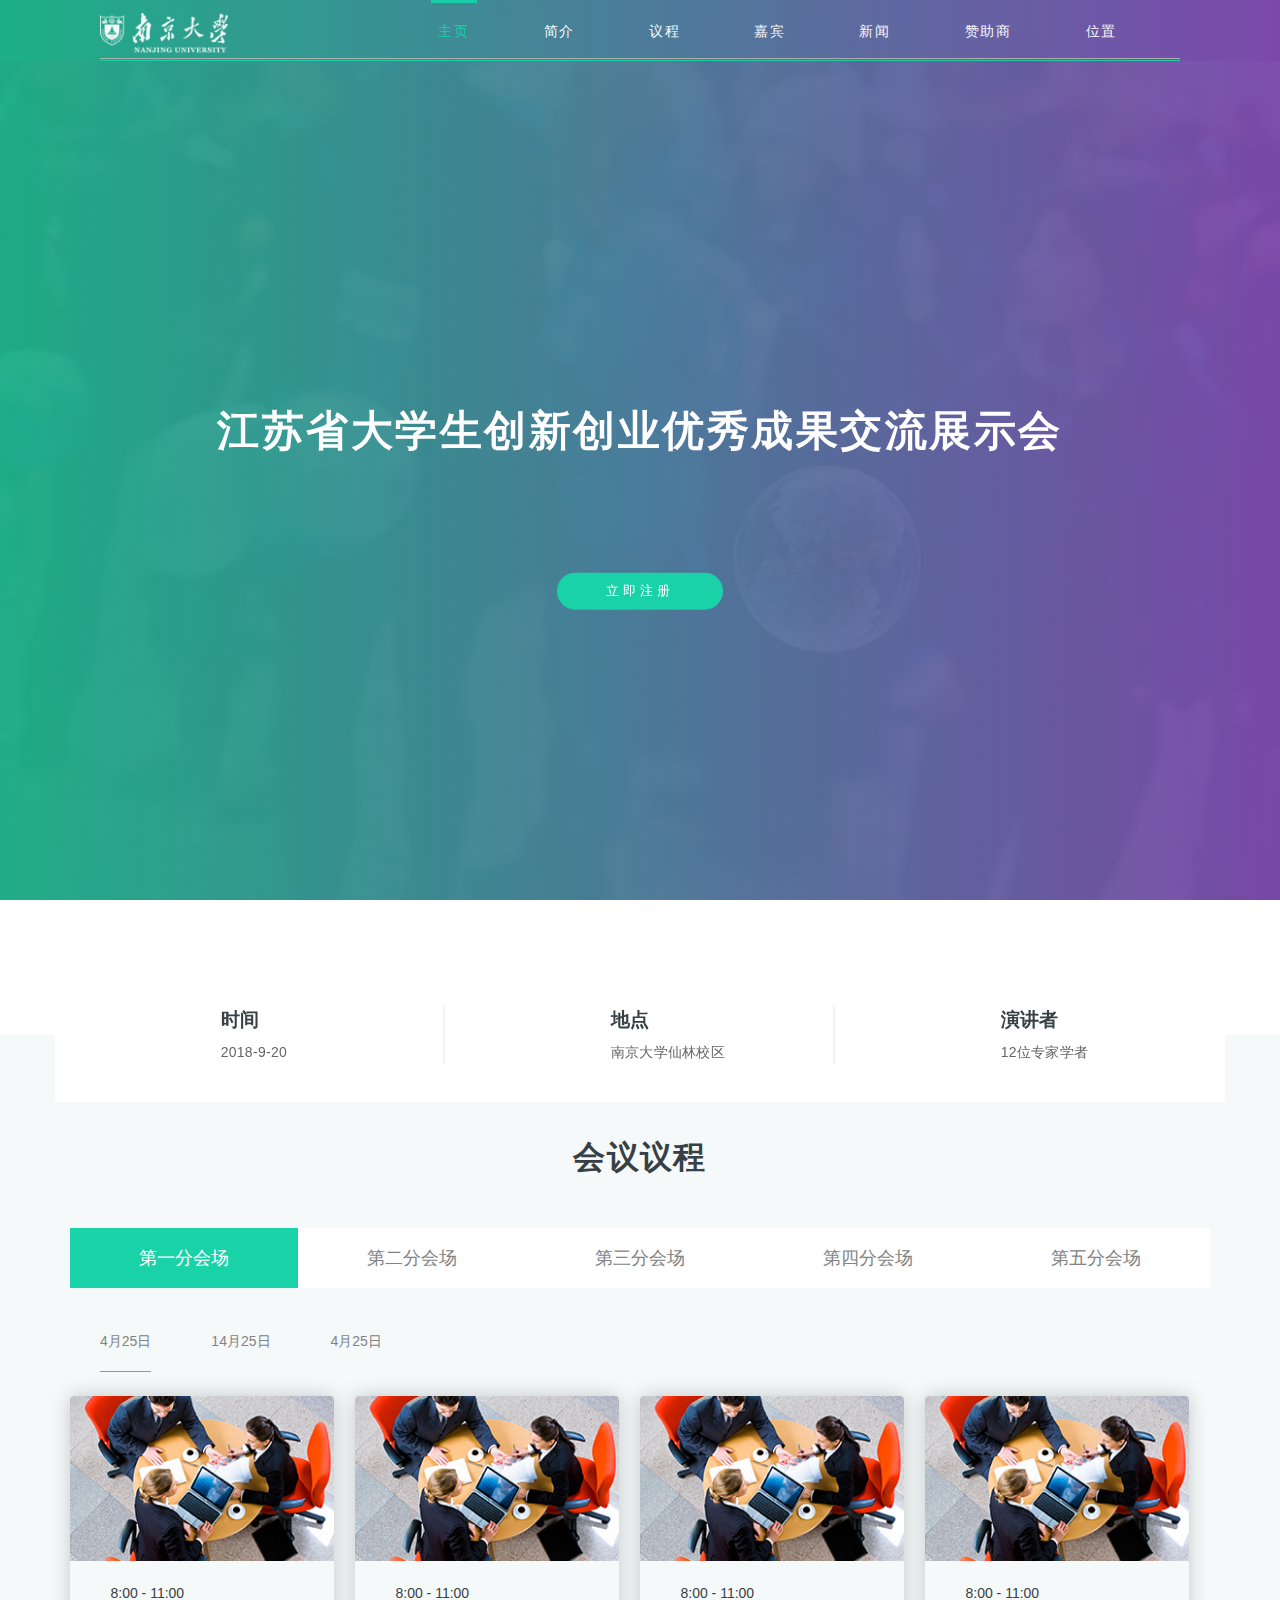
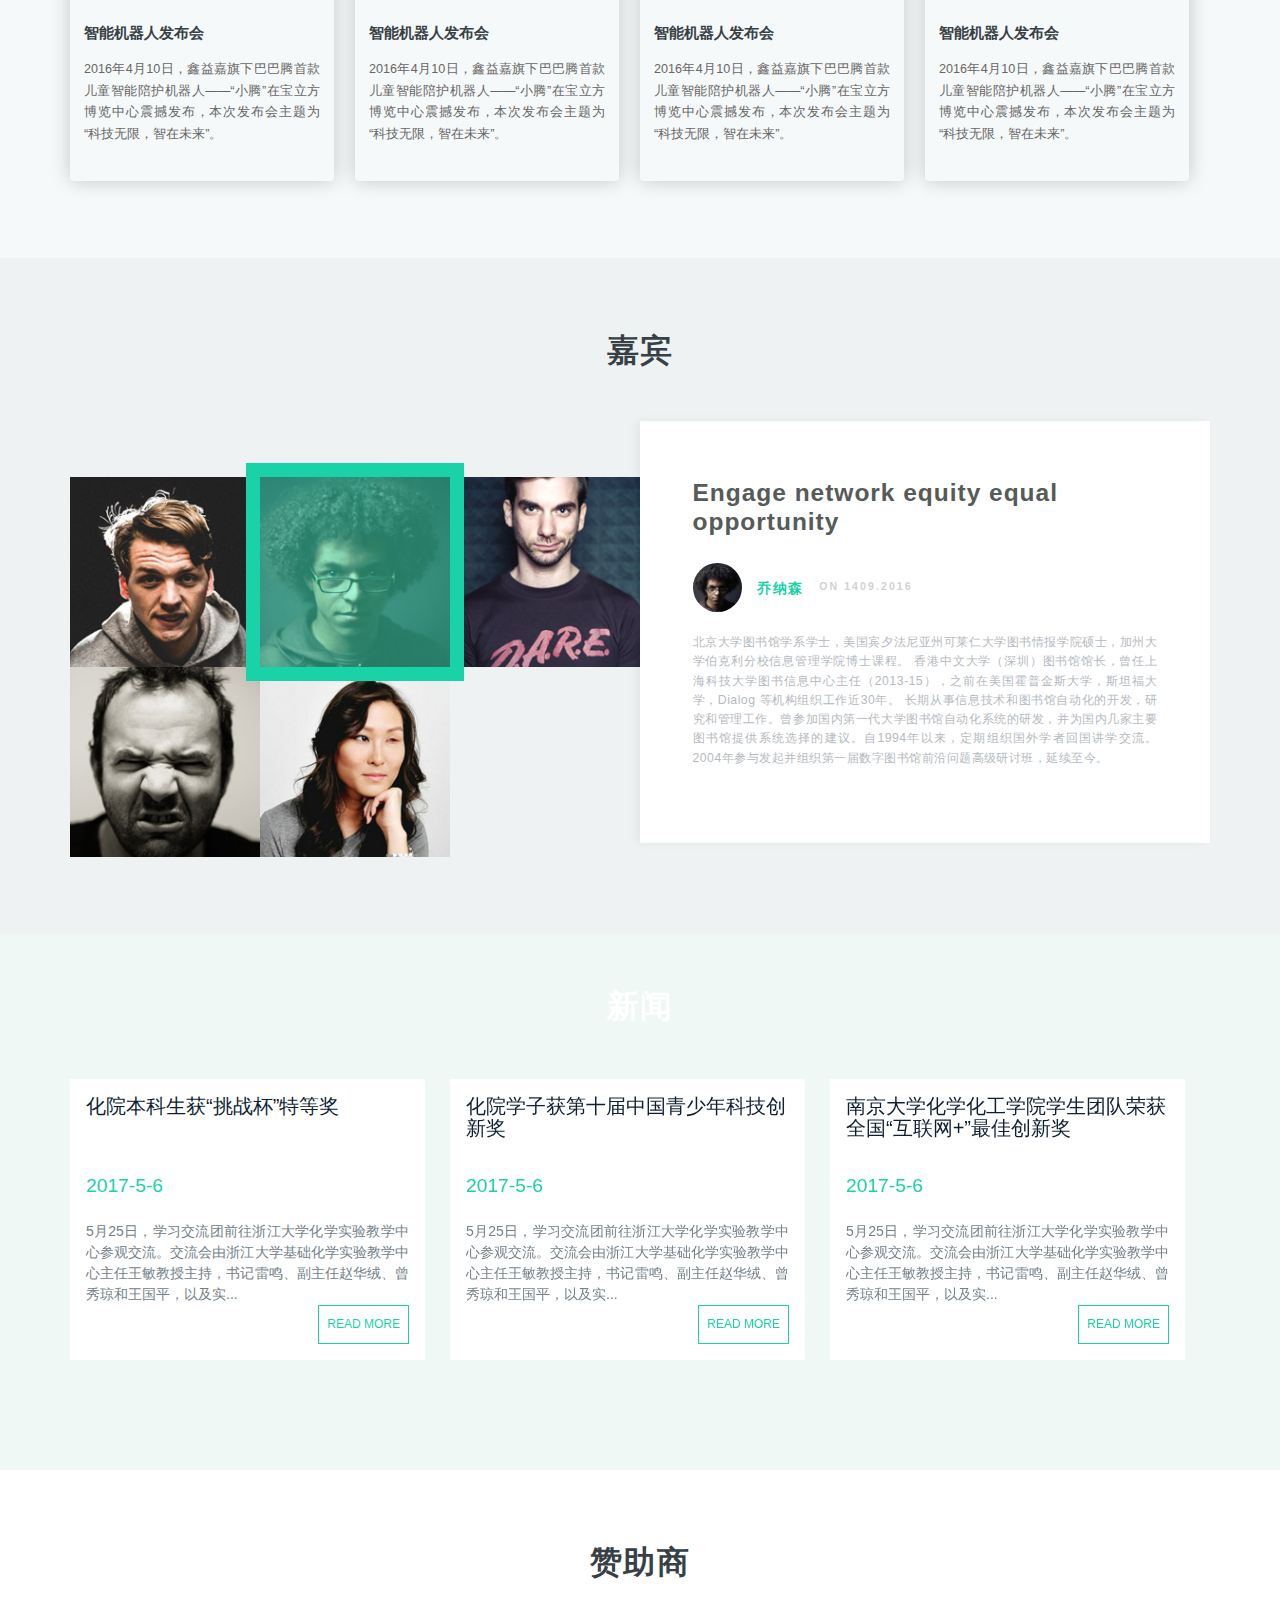
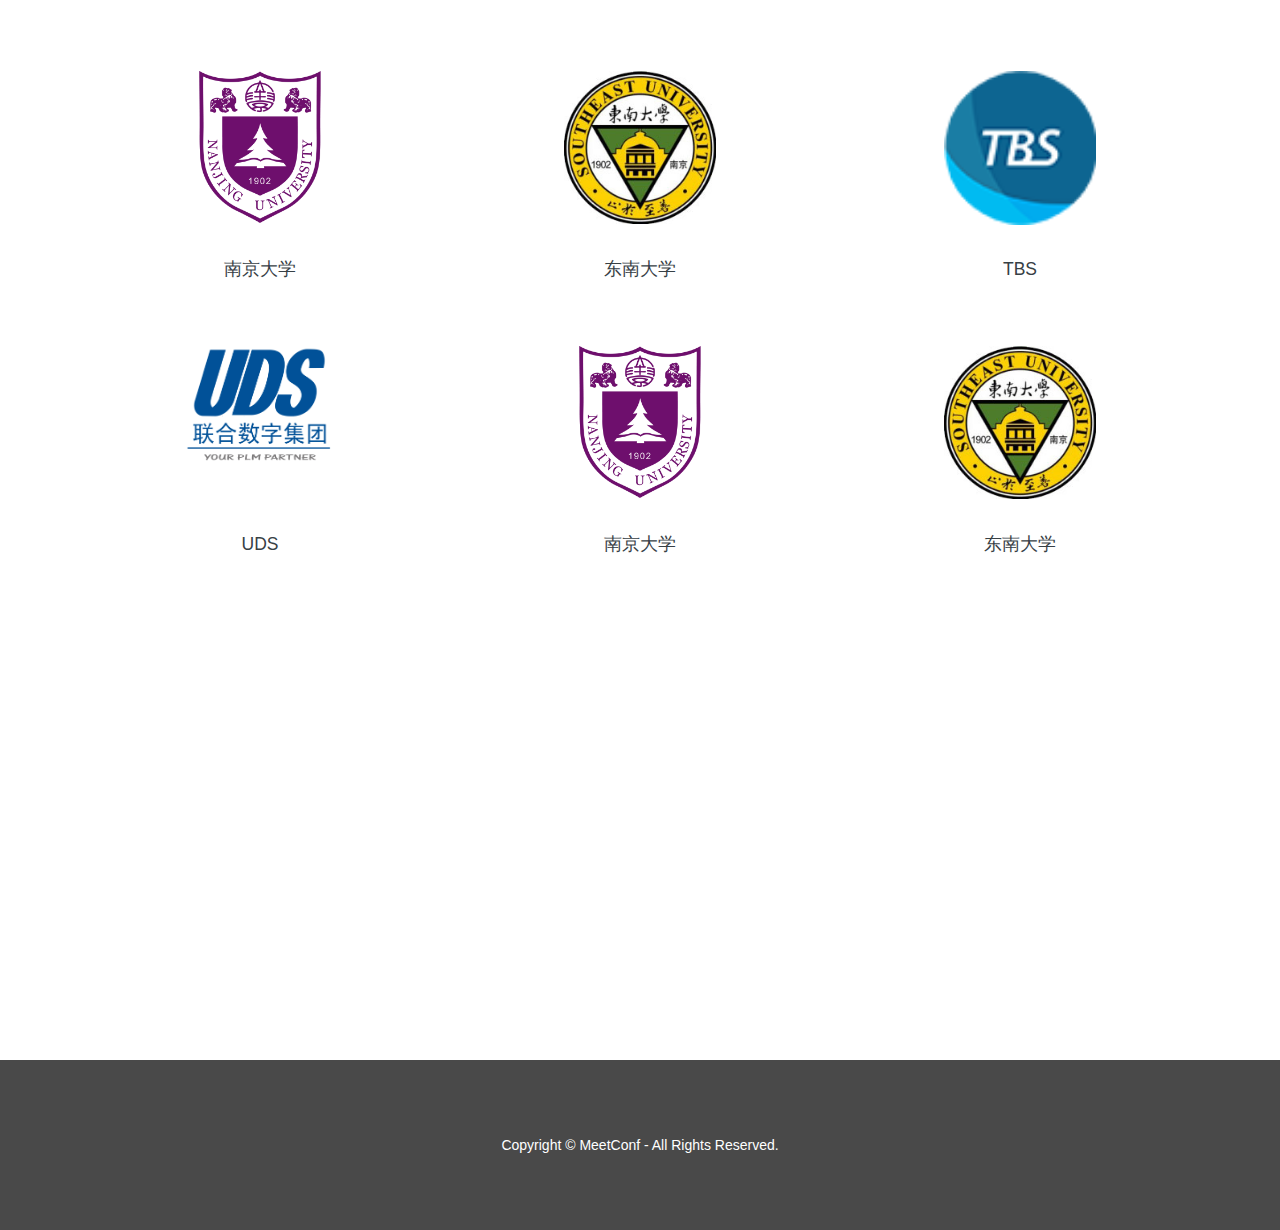
<file: meetconfmode-9/index.html>
<!doctype html>
<html lang="en">
<head>
    <meta charset="UTF-8">
    <meta http-equiv="X-UA-Compatible" content="IE=edge">
    <meta name="viewport" content="width=device-width, initial-scale=1.0, minimum-scale=1.0, maximum-scale=1.0, user-scalable=no">

    <link rel="stylesheet" href="css/bootstrap.css">
    <link rel="stylesheet" href="css/reset.css">
    <link rel="stylesheet" href="css/iconfont.css">
    <link rel="stylesheet" href="css/meet.css">
    <link rel="stylesheet" href="css/mediaQuery.css">

    <title>MeetconfGreen</title>

    <script src="js/jquery-3.2.1.js"></script>
    <script src="js/bootstrap.js"></script>
    <script src="js/html5media.min.js"></script>
    <script src="js/jquery.nav.js"></script>
    <script src="js/index.js"></script>

    <!--百度API-->
    <script type="text/javascript" src="http://api.map.baidu.com/api?v=3.0&ak=6lbr4qZ7nKyPo4bwGFguvFnbr4WTbgWt"></script>
    <script src='https://api.map.baidu.com/library/SearchInfoWindow/1.5/src/SearchInfoWindow_min.js' type='text/javascript'></script>
    <link href='https://api.map.baidu.com/library/SearchInfoWindow/1.5/src/SearchInfoWindow_min.css' rel='stylesheet'>

</head>
<body id="page">
    <div class="bg"><div class="bg-gray"></div> </div>
    <!-- Page Content -->
    <div class="page-wrapper">

        <!-- header -->
        <header class="main-header">
            <div class="header-wrapper chgBorderColor">
                <a href="#" class="home-url pull-left">
                    <img src="img/njulogo.png" alt="site logo">
                </a>

                <!-- toggle 是切换的意思，即使用自定义效果来显示或隐藏匹配的元素 -->
                <span class="mobile-nav-toggle words" id="mobile-nav-toggle">
                    <i class="mobile-nav-button iconfont text-center aside-menu-icon">&#xe605;</i>
                </span>

                <nav class="main-nav nav nav-height" id="navbar" role="navigation">
                    <ul class="t-clean-list" id="nav-ul"  role="tablist">
                        <li class="nav-li words active highlighted">
                            <a href="#home">主页</a>
                        </li>
                        <li class="nav-li words">
                            <a href="#about">简介</a>
                        </li>
                        <li class="nav-li words">
                            <a href="#program">议程</a>
                        </li>
                        <li class="nav-li words">
                            <a href="#speaker">嘉宾</a>
                        </li>
                        <li class="nav-li words">
                            <a href="#news">新闻</a>
                        </li>
                        <li class="nav-li words">
                            <a href="#sponsor">赞助商</a>
                        </li>
                        <li class="nav-li words">
                            <a href="#allmap">位置</a>
                        </li>
                    </ul>
                </nav>
            </div>
        </header>

        <!-- Content Wrapper -->
        <div class="content-wrapper">
            <section class="section section-home" id="home">
                <div class="main-slider">
                    <!-- Slider Content -->
                    <div class="slider-content">
                        <div class="container">
                            <div class="inner-content">
                                <div class="event-info">
                                    <h1 class="event-name">江苏省大学生创新创业优秀成果交流展示会</h1>
                                    <button class="btn submit-button chgBgColor"><a href="#register">立即注册</a></button>
                                </div>
                            </div>
                        </div>
                    </div>
                </div>
            </section>

            <!-- About Section -->
            <section class="section section-about" id="about">
                <!-- About Box Wrapper -->
                <div class="container">
                    <!-- 这里的背景只有60%高，因为加在了about-box:before上 -->
                    <div class="about-box" id="about-box">
                        <div class="row">
                            <div class="col-md-4 text-box about-text-box">
                                <i class="about-i iconfont text-center">&#xe649;</i>
                                <div class="about-text">
                                    <h4>时间</h4>
                                    <p>2018-9-20</p>
                                </div>
                            </div>
                            <div class="col-md-4 text-box about-text-box">
                                <i class="about-i iconfont text-center">&#xe655;</i>
                                <div class="about-text">
                                    <h4>地点</h4>
                                    <p>南京大学仙林校区</p>
                                </div>
                            </div>
                            <div class="col-md-4 text-box about-text-box">
                                <i class="about-i iconfont text-center">&#xe74b;</i>
                                <div class="about-text">
                                    <h4>演讲者</h4>
                                    <p>12位专家学者</p>
                                </div>
                            </div>
                            <!-- <div class="col-md-3 text-box about-text-box">
                                <i class="about-i iconfont text-center">&#xe61c;</i>
                                <div class="about-text">
                                    <h4>下午茶</h4>
                                    <p>南京大学仙林校区</p>
                                </div>
                            </div> -->
                        </div>
                    </div>
                </div>

            </section>

            <!-- 会议流程 添加分会场-->
            <section class="section section-program " id="program">
                <div class="gray-wrapper">
                    <div class="section-header">
                        <h2 class="text-center">会议议程</h2>
                    </div>

                    <div class="program-tabs">
                        <div class="tabed-content">
                            <div class="tabs-header">
                                <div class="container">
                                    <ul class="clean-list">
                                        <li class="tab-link mm-program-tab-link currentTab today" data-a="day-1">
                                            <div class="tab-link-control ">
                                                <span class="date">第一分会场</span>
                                            </div>
                                        </li>
                                        <li class="tab-link mm-program-tab-link" data-a="day-2">
                                            <div class="tab-link-control ">
                                                <span class="date">第二分会场</span>
                                            </div>
                                        </li>
                                        <li class="tab-link mm-program-tab-link" data-a="day-3">
                                            <div class="tab-link-control ">
                                                <span class="date">第三分会场</span>
                                            </div>
                                        </li>
                                        <li class="tab-link mm-program-tab-link" data-a="day-4">
                                            <div class="tab-link-control ">
                                                <span class="date">第四分会场</span>
                                            </div>
                                        </li>
                                        <li class="tab-link mm-program-tab-link" data-a="day-5">
                                            <div class="tab-link-control ">
                                                <span class="date">第五分会场</span>
                                            </div>
                                        </li>
                                    </ul>
                                </div>
                            </div>
                            
                            
                            <div class="tabs-body" data-b="day-1">
                                <div class="sub-wrapper">
                                    <div class="container">
                                        <ul class="clean-list">
                                            <li class="sub tab-link program-tab-link sub-active" data-c="time-1">
                                                <div class="tab-link-control ">
                                                    <span class="date">4月25日</span>
                                                </div>
                                            </li>
                                            <li class="sub tab-link program-tab-link" data-c="time-2">
                                                <div class="tab-link-control ">
                                                    <span class="date">14月25日</span>
                                                </div>
                                            </li>
                                            <li class="sub tab-link program-tab-link" data-c="time-3">
                                                <div class="tab-link-control ">
                                                    <span class="date">4月25日</span>
                                                </div>
                                            </li>
                            
                                        </ul>
                                    </div>
                                </div>
                                <div class="program-tab" data-d="time-1">
                                    <div class="container">
                                        <div class="row">
                                            <div class="col-md-3 col-sm-4 col-xs-6">
                                                <div class="program-box">
                                                    <div class="program-img">
                                                        <img src="img/program-1.jpg">
                                                    </div>
                                
                                                    <div class="program-box-text">
                                                        <span class="timming">
                                                            <i class="iconfont">&#xe6b5;</i>8:00 - 11:00</span>
                                                        <h5 class="title">智能机器人发布会</h5>
                                
                                                        <p class="description">2016年4月10日，鑫益嘉旗下巴巴腾首款儿童智能陪护机器人——“小腾”在宝立方博览中心震撼发布，本次发布会主题为“科技无限，智在未来”。</p>
                                                     </div>
                                                </div>
                                            </div>
                                            <div class="col-md-3 col-sm-4 col-xs-6">
                                                <div class="program-box">
                                                    <div class="program-img">
                                                        <img src="img/program-1.jpg">
                                                    </div>
                                
                                                    <div class="program-box-text">
                                                        <span class="timming">
                                                            <i class="iconfont">&#xe6b5;</i>8:00 - 11:00</span>
                                                        <h5 class="title">智能机器人发布会</h5>
                                
                                                        <p class="description">2016年4月10日，鑫益嘉旗下巴巴腾首款儿童智能陪护机器人——“小腾”在宝立方博览中心震撼发布，本次发布会主题为“科技无限，智在未来”。</p>
                                                     </div>
                                                </div>
                                            </div>
                                            <div class="col-md-3 col-sm-4 col-xs-6">
                                                <div class="program-box">
                                                    <div class="program-img">
                                                        <img src="img/program-1.jpg">
                                                    </div>
                                
                                                    <div class="program-box-text">
                                                        <span class="timming">
                                                            <i class="iconfont">&#xe6b5;</i>8:00 - 11:00</span>
                                                        <h5 class="title">智能机器人发布会</h5>
                                
                                                        <p class="description">2016年4月10日，鑫益嘉旗下巴巴腾首款儿童智能陪护机器人——“小腾”在宝立方博览中心震撼发布，本次发布会主题为“科技无限，智在未来”。</p>
                                                     </div>
                                                </div>
                                            </div>
                                            <div class="col-md-3 col-sm-4 col-xs-6">
                                                <div class="program-box">
                                                    <div class="program-img">
                                                        <img src="img/program-1.jpg">
                                                    </div>
                                
                                                    <div class="program-box-text">
                                                        <span class="timming">
                                                            <i class="iconfont">&#xe6b5;</i>8:00 - 11:00</span>
                                                        <h5 class="title">智能机器人发布会</h5>
                                
                                                        <p class="description">2016年4月10日，鑫益嘉旗下巴巴腾首款儿童智能陪护机器人——“小腾”在宝立方博览中心震撼发布，本次发布会主题为“科技无限，智在未来”。</p>
                                                     </div>
                                                </div>
                                            </div>
                                        </div>
                                    </div>
                                </div>
                                
                                <div class="program-tab" data-d="time-2">
                                    <div class="container">
                                        <div class="row">
                                            <div class="col-md-3 col-sm-4 col-xs-6">
                                                <div class="program-box">
                                                    <div class="program-img">
                                                        <img src="img/program-1.jpg">
                                                    </div>
                                
                                                    <div class="program-box-text">
                                                        <span class="timming">
                                                            <i class="iconfont">&#xe6b5;</i>8:00 - 11:00</span>
                                                        <h5 class="title">智能机器人发布会</h5>
                                
                                                        <p class="description">2016年4月10日，鑫益嘉旗下巴巴腾首款儿童智能陪护机器人——“小腾”在宝立方博览中心震撼发布，本次发布会主题为“科技无限，智在未来”。</p>
                                                     </div>
                                                </div>
                                            </div>
                                            <div class="col-md-3 col-sm-4 col-xs-6">
                                                <div class="program-box">
                                                    <div class="program-img">
                                                        <img src="img/program-1.jpg">
                                                    </div>
                                
                                                    <div class="program-box-text">
                                                        <span class="timming">
                                                            <i class="iconfont">&#xe6b5;</i>8:00 - 11:00</span>
                                                        <h5 class="title">智能机器人发布会</h5>
                                
                                                        <p class="description">2016年4月10日，鑫益嘉旗下巴巴腾首款儿童智能陪护机器人——“小腾”在宝立方博览中心震撼发布，本次发布会主题为“科技无限，智在未来”。</p>
                                                    </div>
                                                </div>
                                            </div>
                                            <div class="col-md-3 col-sm-4 col-xs-6">
                                                <div class="program-box">
                                                    <div class="program-img">
                                                        <img src="img/program-1.jpg">
                                                    </div>
                                
                                                    <div class="program-box-text">
                                                        <span class="timming">
                                                            <i class="iconfont">&#xe6b5;</i>8:00 - 11:00</span>
                                                        <h5 class="title">智能机器人发布会</h5>
                                
                                                        <p class="description">2016年4月10日，鑫益嘉旗下巴巴腾首款儿童智能陪护机器人——“小腾”在宝立方博览中心震撼发布，本次发布会主题为“科技无限，智在未来”。</p>
                                                    </div>
                                                </div>
                                            </div>
                                            <div class="col-md-3 col-sm-4 col-xs-6">
                                                <div class="program-box">
                                                    <div class="program-img">
                                                        <img src="img/program-1.jpg">
                                                    </div>
                                
                                                    <div class="program-box-text">
                                                        <span class="timming">
                                                            <i class="iconfont">&#xe6b5;</i>8:00 - 11:00</span>
                                                        <h5 class="title">智能机器人发布会</h5>
                                
                                                        <p class="description">2016年4月10日，鑫益嘉旗下巴巴腾首款儿童智能陪护机器人——“小腾”在宝立方博览中心震撼发布，本次发布会主题为“科技无限，智在未来”。</p>
                                                   </div>
                                                </div>
                                            </div>
                                        </div>
                                    </div>
                                </div>
                                
                                <div class="program-tab" data-d="time-3">
                                    <div class="container">
                                        <div class="row">
                                            <div class="col-md-3 col-sm-4 col-xs-6">
                                                <div class="program-box">
                                                    <div class="program-img">
                                                        <img src="img/program-1.jpg">
                                                    </div>
                                
                                                    <div class="program-box-text">
                                                        <span class="timming">
                                                            <i class="iconfont">&#xe6b5;</i>8:00 - 11:00</span>
                                                        <h5 class="title">智能机器人发布会</h5>
                                
                                                        <p class="description">2016年4月10日，鑫益嘉旗下巴巴腾首款儿童智能陪护机器人——“小腾”在宝立方博览中心震撼发布，本次发布会主题为“科技无限，智在未来”。</p>
                                                    </div>
                                                </div>
                                            </div>
                                            <div class="col-md-3 col-sm-4 col-xs-6">
                                                <div class="program-box">
                                                    <div class="program-img">
                                                        <img src="img/program-1.jpg">
                                                    </div>
                                
                                                    <div class="program-box-text">
                                                        <span class="timming">
                                                            <i class="iconfont">&#xe6b5;</i>8:00 - 11:00</span>
                                                        <h5 class="title">智能机器人发布会</h5>
                                
                                                        <p class="description">2016年4月10日，鑫益嘉旗下巴巴腾首款儿童智能陪护机器人——“小腾”在宝立方博览中心震撼发布，本次发布会主题为“科技无限，智在未来”。</p>
                                                    </div>
                                                </div>
                                            </div>
                                            <div class="col-md-3 col-sm-4 col-xs-6">
                                                <div class="program-box">
                                                    <div class="program-img">
                                                        <img src="img/program-1.jpg">
                                                    </div>
                                
                                                    <div class="program-box-text">
                                                        <span class="timming">
                                                            <i class="iconfont">&#xe6b5;</i>8:00 - 11:00</span>
                                                        <h5 class="title">智能机器人发布会</h5>
                                
                                                        <p class="description">2016年4月10日，鑫益嘉旗下巴巴腾首款儿童智能陪护机器人——“小腾”在宝立方博览中心震撼发布，本次发布会主题为“科技无限，智在未来”。</p>
                                                    </div>
                                                </div>
                                            </div>
                                            <div class="col-md-3 col-sm-4 col-xs-6">
                                                <div class="program-box">
                                                    <div class="program-img">
                                                        <img src="img/program-1.jpg">
                                                    </div>
                                
                                                    <div class="program-box-text">
                                                        <span class="timming">
                                                            <i class="iconfont">&#xe6b5;</i>8:00 - 11:00</span>
                                                        <h5 class="title">智能机器人发布会</h5>
                                
                                                        <p class="description">2016年4月10日，鑫益嘉旗下巴巴腾首款儿童智能陪护机器人——“小腾”在宝立方博览中心震撼发布，本次发布会主题为“科技无限，智在未来”。</p>
                                                    </div>
                                                </div>
                                            </div>
                                        </div>
                                    </div>
                                </div>
                            </div>
                            
                            <div class="tabs-body" data-b="day-2">
                                <div class="sub-wrapper">
                                    <div class="container">
                                        <ul class="clean-list">
                                            <li class="sub tab-link program-tab-link sub-active" data-c="time-1">
                                                <div class="tab-link-control ">
                                                    <span class="date">4月25日</span>
                                                </div>
                                            </li>
                                            <li class="sub tab-link program-tab-link" data-c="time-2">
                                                <div class="tab-link-control ">
                                                    <span class="date">14月25日</span>
                                                </div>
                                            </li>
                                        </ul>
                                    </div>
                                </div>
                                <div class="program-tab" data-d="time-1">
                                    <div class="container">
                                        <div class="row">
                                            <div class="col-md-3 col-sm-4 col-xs-6">
                                                <div class="program-box">
                                                    <div class="program-img">
                                                        <img src="img/program-1.jpg">
                                                    </div>
                                
                                                    <div class="program-box-text">
                                                        <span class="timming">
                                                            <i class="iconfont">&#xe6b5;</i>8:00 - 11:00</span>
                                                        <h5 class="title">智能机器人发布会</h5>
                                
                                                        <p class="description">2016年4月10日，鑫益嘉旗下巴巴腾首款儿童智能陪护机器人——“小腾”在宝立方博览中心震撼发布，本次发布会主题为“科技无限，智在未来”。</p>
                                                    </div>
                                                </div>
                                            </div>
                                            <div class="col-md-3 col-sm-4 col-xs-6">
                                                <div class="program-box">
                                                    <div class="program-img">
                                                        <img src="img/program-1.jpg">
                                                    </div>
                                
                                                    <div class="program-box-text">
                                                        <span class="timming">
                                                            <i class="iconfont">&#xe6b5;</i>8:00 - 11:00</span>
                                                        <h5 class="title">智能机器人发布会</h5>
                                
                                                        <p class="description">2016年4月10日，鑫益嘉旗下巴巴腾首款儿童智能陪护机器人——“小腾”在宝立方博览中心震撼发布，本次发布会主题为“科技无限，智在未来”。</p>
                                                    </div>
                                                </div>
                                            </div>
                                            <div class="col-md-3 col-sm-4 col-xs-6">
                                                <div class="program-box">
                                                    <div class="program-img">
                                                        <img src="img/program-1.jpg">
                                                    </div>
                                
                                                    <div class="program-box-text">
                                                        <span class="timming">
                                                            <i class="iconfont">&#xe6b5;</i>8:00 - 11:00</span>
                                                        <h5 class="title">智能机器人发布会</h5>
                                
                                                        <p class="description">2016年4月10日，鑫益嘉旗下巴巴腾首款儿童智能陪护机器人——“小腾”在宝立方博览中心震撼发布，本次发布会主题为“科技无限，智在未来”。</p>
                                                    </div>
                                                </div>
                                            </div>
                                            <div class="col-md-3 col-sm-4 col-xs-6">
                                                <div class="program-box">
                                                    <div class="program-img">
                                                        <img src="img/program-1.jpg">
                                                    </div>
                                
                                                    <div class="program-box-text">
                                                        <span class="timming">
                                                            <i class="iconfont">&#xe6b5;</i>8:00 - 11:00</span>
                                                        <h5 class="title">智能机器人发布会</h5>
                                
                                                        <p class="description">2016年4月10日，鑫益嘉旗下巴巴腾首款儿童智能陪护机器人——“小腾”在宝立方博览中心震撼发布，本次发布会主题为“科技无限，智在未来”。</p>
                                                    </div>
                                                </div>
                                            </div>
                                        </div>
                                    </div>
                                </div>
                                
                                <div class="program-tab" data-d="time-2">
                                    <div class="container">
                                        <div class="row">
                                            <div class="col-md-3 col-sm-4 col-xs-6">
                                                <div class="program-box">
                                                    <div class="program-img">
                                                        <img src="img/program-1.jpg">
                                                    </div>
                                
                                                    <div class="program-box-text">
                                                        <span class="timming">
                                                            <i class="iconfont">&#xe6b5;</i>8:00 - 11:00</span>
                                                        <h5 class="title">智能机器人发布会</h5>
                                
                                                        <p class="description">2016年4月10日，鑫益嘉旗下巴巴腾首款儿童智能陪护机器人——“小腾”在宝立方博览中心震撼发布，本次发布会主题为“科技无限，智在未来”。</p>
                                                    </div>
                                                </div>
                                            </div>
                                            <div class="col-md-3 col-sm-4 col-xs-6">
                                                <div class="program-box">
                                                    <div class="program-img">
                                                        <img src="img/program-1.jpg">
                                                    </div>
                                
                                                    <div class="program-box-text">
                                                        <span class="timming">
                                                            <i class="iconfont">&#xe6b5;</i>8:00 - 11:00</span>
                                                        <h5 class="title">智能机器人发布会</h5>
                                
                                                        <p class="description">2016年4月10日，鑫益嘉旗下巴巴腾首款儿童智能陪护机器人——“小腾”在宝立方博览中心震撼发布，本次发布会主题为“科技无限，智在未来”。</p>
                                                    </div>
                                                </div>
                                            </div>
                                            <div class="col-md-3 col-sm-4 col-xs-6">
                                                <div class="program-box">
                                                    <div class="program-img">
                                                        <img src="img/program-1.jpg">
                                                    </div>
                                
                                                    <div class="program-box-text">
                                                        <span class="timming">
                                                            <i class="iconfont">&#xe6b5;</i>8:00 - 11:00</span>
                                                        <h5 class="title">智能机器人发布会</h5>
                                
                                                        <p class="description">2016年4月10日，鑫益嘉旗下巴巴腾首款儿童智能陪护机器人——“小腾”在宝立方博览中心震撼发布，本次发布会主题为“科技无限，智在未来”。</p>
                                                    </div>
                                                </div>
                                            </div>
                                            <div class="col-md-3 col-sm-4 col-xs-6">
                                                <div class="program-box">
                                                    <div class="program-img">
                                                        <img src="img/program-1.jpg">
                                                    </div>
                                
                                                    <div class="program-box-text">
                                                        <span class="timming">
                                                            <i class="iconfont">&#xe6b5;</i>8:00 - 11:00</span>
                                                        <h5 class="title">智能机器人发布会</h5>
                                
                                                        <p class="description">2016年4月10日，鑫益嘉旗下巴巴腾首款儿童智能陪护机器人——“小腾”在宝立方博览中心震撼发布，本次发布会主题为“科技无限，智在未来”。</p>
                                                    </div>
                                                </div>
                                            </div>
                                        </div>
                                    </div>
                                </div>

                            </div>
                            
                            <div class="tabs-body" data-b="day-3">
                                <div class="sub-wrapper">
                                    <div class="container">
                                        <ul class="clean-list">
                                            <li class="sub tab-link program-tab-link sub-active" data-c="time-1">
                                                <div class="tab-link-control ">
                                                    <span class="date">4月25日</span>
                                                </div>
                                            </li>
                                            <li class="sub tab-link program-tab-link" data-c="time-2">
                                                <div class="tab-link-control ">
                                                    <span class="date">14月25日</span>
                                                </div>
                                            </li>
                                            <li class="sub tab-link program-tab-link" data-c="time-3">
                                                <div class="tab-link-control ">
                                                    <span class="date">4月25日</span>
                                                </div>
                                            </li>
                            
                                        </ul>
                                    </div>
                                </div>
                                <div class="program-tab" data-d="time-1">
                                    <div class="container">
                                        <div class="row">
                                            <div class="col-md-3 col-sm-4 col-xs-6">
                                                <div class="program-box">
                                                    <div class="program-img">
                                                        <img src="img/program-1.jpg">
                                                    </div>
                                
                                                    <div class="program-box-text">
                                                        <span class="timming">
                                                            <i class="iconfont">&#xe6b5;</i>8:00 - 11:00</span>
                                                        <h5 class="title">智能机器人发布会</h5>
                                
                                                        <p class="description">2016年4月10日，鑫益嘉旗下巴巴腾首款儿童智能陪护机器人——“小腾”在宝立方博览中心震撼发布，本次发布会主题为“科技无限，智在未来”。</p>
                                                    </div>
                                                </div>
                                            </div>
                                            <div class="col-md-3 col-sm-4 col-xs-6">
                                                <div class="program-box">
                                                    <div class="program-img">
                                                        <img src="img/program-1.jpg">
                                                    </div>
                                
                                                    <div class="program-box-text">
                                                        <span class="timming">
                                                            <i class="iconfont">&#xe6b5;</i>8:00 - 11:00</span>
                                                        <h5 class="title">智能机器人发布会</h5>
                                
                                                        <p class="description">2016年4月10日，鑫益嘉旗下巴巴腾首款儿童智能陪护机器人——“小腾”在宝立方博览中心震撼发布，本次发布会主题为“科技无限，智在未来”。</p>
                                                    </div>
                                                </div>
                                            </div>
                                            <div class="col-md-3 col-sm-4 col-xs-6">
                                                <div class="program-box">
                                                    <div class="program-img">
                                                        <img src="img/program-1.jpg">
                                                    </div>
                                
                                                    <div class="program-box-text">
                                                        <span class="timming">
                                                            <i class="iconfont">&#xe6b5;</i>8:00 - 11:00</span>
                                                        <h5 class="title">智能机器人发布会</h5>
                                
                                                        <p class="description">2016年4月10日，鑫益嘉旗下巴巴腾首款儿童智能陪护机器人——“小腾”在宝立方博览中心震撼发布，本次发布会主题为“科技无限，智在未来”。</p>
                                                    </div>
                                                </div>
                                            </div>
                                            <div class="col-md-3 col-sm-4 col-xs-6">
                                                <div class="program-box">
                                                    <div class="program-img">
                                                        <img src="img/program-1.jpg">
                                                    </div>
                                
                                                    <div class="program-box-text">
                                                        <span class="timming">
                                                            <i class="iconfont">&#xe6b5;</i>8:00 - 11:00</span>
                                                        <h5 class="title">智能机器人发布会</h5>
                                
                                                        <p class="description">2016年4月10日，鑫益嘉旗下巴巴腾首款儿童智能陪护机器人——“小腾”在宝立方博览中心震撼发布，本次发布会主题为“科技无限，智在未来”。</p>
                                                    </div>
                                                </div>
                                            </div>
                                        </div>
                                    </div>
                                </div>
                                
                                <div class="program-tab" data-d="time-2">
                                    <div class="container">
                                        <div class="row">
                                            <div class="col-md-3 col-sm-4 col-xs-6">
                                                <div class="program-box">
                                                    <div class="program-img">
                                                        <img src="img/program-1.jpg">
                                                    </div>
                                
                                                    <div class="program-box-text">
                                                        <span class="timming">
                                                            <i class="iconfont">&#xe6b5;</i>8:00 - 11:00</span>
                                                        <h5 class="title">智能机器人发布会</h5>
                                
                                                        <p class="description">2016年4月10日，鑫益嘉旗下巴巴腾首款儿童智能陪护机器人——“小腾”在宝立方博览中心震撼发布，本次发布会主题为“科技无限，智在未来”。</p>
                                                    </div>
                                                </div>
                                            </div>
                                            <div class="col-md-3 col-sm-4 col-xs-6">
                                                <div class="program-box">
                                                    <div class="program-img">
                                                        <img src="img/program-1.jpg">
                                                    </div>
                                
                                                    <div class="program-box-text">
                                                        <span class="timming">
                                                            <i class="iconfont">&#xe6b5;</i>8:00 - 11:00</span>
                                                        <h5 class="title">智能机器人发布会</h5>
                                
                                                        <p class="description">2016年4月10日，鑫益嘉旗下巴巴腾首款儿童智能陪护机器人——“小腾”在宝立方博览中心震撼发布，本次发布会主题为“科技无限，智在未来”。</p>
                                                    </div>
                                                </div>
                                            </div>
                                            <div class="col-md-3 col-sm-4 col-xs-6">
                                                <div class="program-box">
                                                    <div class="program-img">
                                                        <img src="img/program-1.jpg">
                                                    </div>
                                
                                                    <div class="program-box-text">
                                                        <span class="timming">
                                                            <i class="iconfont">&#xe6b5;</i>8:00 - 11:00</span>
                                                        <h5 class="title">智能机器人发布会</h5>
                                
                                                        <p class="description">2016年4月10日，鑫益嘉旗下巴巴腾首款儿童智能陪护机器人——“小腾”在宝立方博览中心震撼发布，本次发布会主题为“科技无限，智在未来”。</p>
                                                    </div>
                                                </div>
                                            </div>
                                            <div class="col-md-3 col-sm-4 col-xs-6">
                                                <div class="program-box">
                                                    <div class="program-img">
                                                        <img src="img/program-1.jpg">
                                                    </div>
                                
                                                    <div class="program-box-text">
                                                        <span class="timming">
                                                            <i class="iconfont">&#xe6b5;</i>8:00 - 11:00</span>
                                                        <h5 class="title">智能机器人发布会</h5>
                                
                                                        <p class="description">2016年4月10日，鑫益嘉旗下巴巴腾首款儿童智能陪护机器人——“小腾”在宝立方博览中心震撼发布，本次发布会主题为“科技无限，智在未来”。</p>
                                                    </div>
                                                </div>
                                            </div>
                                        </div>
                                    </div>
                                </div>
                                <div class="program-tab" data-d="time-3">
                                    <div class="container">
                                        <div class="row">
                                            <div class="col-md-3 col-sm-4 col-xs-6">
                                                <div class="program-box">
                                                    <div class="program-img">
                                                        <img src="img/program-1.jpg">
                                                    </div>
                                
                                                    <div class="program-box-text">
                                                        <span class="timming">
                                                            <i class="iconfont">&#xe6b5;</i>8:00 - 11:00</span>
                                                        <h5 class="title">智能机器人发布会</h5>
                                
                                                        <p class="description">2016年4月10日，鑫益嘉旗下巴巴腾首款儿童智能陪护机器人——“小腾”在宝立方博览中心震撼发布，本次发布会主题为“科技无限，智在未来”。</p>
                                                    </div>
                                                </div>
                                            </div>
                                            <div class="col-md-3 col-sm-4 col-xs-6">
                                                <div class="program-box">
                                                    <div class="program-img">
                                                        <img src="img/program-1.jpg">
                                                    </div>
                                
                                                    <div class="program-box-text">
                                                        <span class="timming">
                                                            <i class="iconfont">&#xe6b5;</i>8:00 - 11:00</span>
                                                        <h5 class="title">智能机器人发布会</h5>
                                
                                                        <p class="description">2016年4月10日，鑫益嘉旗下巴巴腾首款儿童智能陪护机器人——“小腾”在宝立方博览中心震撼发布，本次发布会主题为“科技无限，智在未来”。</p>
                                                    </div>
                                                </div>
                                            </div>
                                            <div class="col-md-3 col-sm-4 col-xs-6">
                                                <div class="program-box">
                                                    <div class="program-img">
                                                        <img src="img/program-1.jpg">
                                                    </div>
                                
                                                    <div class="program-box-text">
                                                        <span class="timming">
                                                            <i class="iconfont">&#xe6b5;</i>8:00 - 11:00</span>
                                                        <h5 class="title">智能机器人发布会</h5>
                                
                                                        <p class="description">2016年4月10日，鑫益嘉旗下巴巴腾首款儿童智能陪护机器人——“小腾”在宝立方博览中心震撼发布，本次发布会主题为“科技无限，智在未来”。</p>
                                                    </div>
                                                </div>
                                            </div>
                                            <div class="col-md-3 col-sm-4 col-xs-6">
                                                <div class="program-box">
                                                    <div class="program-img">
                                                        <img src="img/program-1.jpg">
                                                    </div>
                                
                                                    <div class="program-box-text">
                                                        <span class="timming">
                                                            <i class="iconfont">&#xe6b5;</i>8:00 - 11:00</span>
                                                        <h5 class="title">智能机器人发布会</h5>
                                
                                                        <p class="description">2016年4月10日，鑫益嘉旗下巴巴腾首款儿童智能陪护机器人——“小腾”在宝立方博览中心震撼发布，本次发布会主题为“科技无限，智在未来”。</p>
                                                    </div>
                                                </div>
                                            </div>
                                        </div>
                                    </div>
                                </div>
                            </div>

                            <div class="tabs-body" data-b="day-4">
                                <div class="sub-wrapper">
                                    <div class="container">
                                        <ul class="clean-list">
                                            <li class="sub tab-link program-tab-link sub-active" data-c="time-1">
                                                <div class="tab-link-control ">
                                                    <span class="date">4月25日</span>
                                                </div>
                                            </li>
                                            <li class="sub tab-link program-tab-link" data-c="time-2">
                                                <div class="tab-link-control ">
                                                    <span class="date">14月25日</span>
                                                </div>
                                            </li>
                                            <li class="sub tab-link program-tab-link" data-c="time-3">
                                                <div class="tab-link-control ">
                                                    <span class="date">4月25日</span>
                                                </div>
                                            </li>
                            
                                        </ul>
                                    </div>
                                </div>
                                <div class="program-tab " data-d="time-1">
                                    <div class="container">
                                        <div class="row">
                                            <div class="col-md-3 col-sm-4 col-xs-6">
                                                <div class="program-box">
                                                    <div class="program-img">
                                                        <img src="img/program-1.jpg">
                                                    </div>
                                
                                                    <div class="program-box-text">
                                                        <span class="timming">
                                                            <i class="iconfont">&#xe6b5;</i>8:00 - 11:00</span>
                                                        <h5 class="title">智能机器人发布会</h5>
                                
                                                        <p class="description">2016年4月10日，鑫益嘉旗下巴巴腾首款儿童智能陪护机器人——“小腾”在宝立方博览中心震撼发布，本次发布会主题为“科技无限，智在未来”。</p>
                                                    </div>
                                                </div>
                                            </div>
                                            <div class="col-md-3 col-sm-4 col-xs-6">
                                                <div class="program-box">
                                                    <div class="program-img">
                                                        <img src="img/program-1.jpg">
                                                    </div>
                                
                                                    <div class="program-box-text">
                                                        <span class="timming">
                                                            <i class="iconfont">&#xe6b5;</i>8:00 - 11:00</span>
                                                        <h5 class="title">智能机器人发布会</h5>
                                
                                                        <p class="description">2016年4月10日，鑫益嘉旗下巴巴腾首款儿童智能陪护机器人——“小腾”在宝立方博览中心震撼发布，本次发布会主题为“科技无限，智在未来”。</p>
                                                    </div>
                                                </div>
                                            </div>
                                            <div class="col-md-3 col-sm-4 col-xs-6">
                                                <div class="program-box">
                                                    <div class="program-img">
                                                        <img src="img/program-1.jpg">
                                                    </div>
                                
                                                    <div class="program-box-text">
                                                        <span class="timming">
                                                            <i class="iconfont">&#xe6b5;</i>8:00 - 11:00</span>
                                                        <h5 class="title">智能机器人发布会</h5>
                                
                                                        <p class="description">2016年4月10日，鑫益嘉旗下巴巴腾首款儿童智能陪护机器人——“小腾”在宝立方博览中心震撼发布，本次发布会主题为“科技无限，智在未来”。</p>
                                                    </div>
                                                </div>
                                            </div>
                                            <div class="col-md-3 col-sm-4 col-xs-6">
                                                <div class="program-box">
                                                    <div class="program-img">
                                                        <img src="img/program-1.jpg">
                                                    </div>
                                
                                                    <div class="program-box-text">
                                                        <span class="timming">
                                                            <i class="iconfont">&#xe6b5;</i>8:00 - 11:00</span>
                                                        <h5 class="title">智能机器人发布会</h5>
                                
                                                        <p class="description">2016年4月10日，鑫益嘉旗下巴巴腾首款儿童智能陪护机器人——“小腾”在宝立方博览中心震撼发布，本次发布会主题为“科技无限，智在未来”。</p>
                                                    </div>
                                                </div>
                                            </div>
                                        </div>
                                    </div>
                                </div>
                                
                                <div class="program-tab " data-d="time-2">
                                    <div class="container">
                                        <div class="row">
                                            <div class="col-md-3 col-sm-4 col-xs-6">
                                                <div class="program-box">
                                                    <div class="program-img">
                                                        <img src="img/program-1.jpg">
                                                    </div>
                                
                                                    <div class="program-box-text">
                                                        <span class="timming">
                                                            <i class="iconfont">&#xe6b5;</i>8:00 - 11:00</span>
                                                        <h5 class="title">智能机器人发布会</h5>
                                
                                                        <p class="description">2016年4月10日，鑫益嘉旗下巴巴腾首款儿童智能陪护机器人——“小腾”在宝立方博览中心震撼发布，本次发布会主题为“科技无限，智在未来”。</p>
                                                    </div>
                                                </div>
                                            </div>
                                            <div class="col-md-3 col-sm-4 col-xs-6">
                                                <div class="program-box">
                                                    <div class="program-img">
                                                        <img src="img/program-1.jpg">
                                                    </div>
                                
                                                    <div class="program-box-text">
                                                        <span class="timming">
                                                            <i class="iconfont">&#xe6b5;</i>8:00 - 11:00</span>
                                                        <h5 class="title">智能机器人发布会</h5>
                                
                                                        <p class="description">2016年4月10日，鑫益嘉旗下巴巴腾首款儿童智能陪护机器人——“小腾”在宝立方博览中心震撼发布，本次发布会主题为“科技无限，智在未来”。</p>
                                                    </div>
                                                </div>
                                            </div>
                                            <div class="col-md-3 col-sm-4 col-xs-6">
                                                <div class="program-box">
                                                    <div class="program-img">
                                                        <img src="img/program-1.jpg">
                                                    </div>
                                
                                                    <div class="program-box-text">
                                                        <span class="timming">
                                                            <i class="iconfont">&#xe6b5;</i>8:00 - 11:00</span>
                                                        <h5 class="title">智能机器人发布会</h5>
                                
                                                        <p class="description">2016年4月10日，鑫益嘉旗下巴巴腾首款儿童智能陪护机器人——“小腾”在宝立方博览中心震撼发布，本次发布会主题为“科技无限，智在未来”。</p>
                                                    </div>
                                                </div>
                                            </div>
                                            <div class="col-md-3 col-sm-4 col-xs-6">
                                                <div class="program-box">
                                                    <div class="program-img">
                                                        <img src="img/program-1.jpg">
                                                    </div>
                                
                                                    <div class="program-box-text">
                                                        <span class="timming">
                                                            <i class="iconfont">&#xe6b5;</i>8:00 - 11:00</span>
                                                        <h5 class="title">智能机器人发布会</h5>
                                
                                                        <p class="description">2016年4月10日，鑫益嘉旗下巴巴腾首款儿童智能陪护机器人——“小腾”在宝立方博览中心震撼发布，本次发布会主题为“科技无限，智在未来”。</p>
                                                    </div>
                                                </div>
                                            </div>
                                        </div>
                                    </div>
                                </div>
                                
                                <div class="program-tab " data-d="time-3">
                                    <div class="container">
                                        <div class="row">
                                            <div class="col-md-3 col-sm-4 col-xs-6">
                                                <div class="program-box">
                                                    <div class="program-img">
                                                        <img src="img/program-1.jpg">
                                                    </div>
                                
                                                    <div class="program-box-text">
                                                        <span class="timming">
                                                            <i class="iconfont">&#xe6b5;</i>8:00 - 11:00</span>
                                                        <h5 class="title">智能机器人发布会</h5>
                                
                                                        <p class="description">2016年4月10日，鑫益嘉旗下巴巴腾首款儿童智能陪护机器人——“小腾”在宝立方博览中心震撼发布，本次发布会主题为“科技无限，智在未来”。</p>
                                                    </div>
                                                </div>
                                            </div>
                                            <div class="col-md-3 col-sm-4 col-xs-6">
                                                <div class="program-box">
                                                    <div class="program-img">
                                                        <img src="img/program-1.jpg">
                                                    </div>
                                
                                                    <div class="program-box-text">
                                                        <span class="timming">
                                                            <i class="iconfont">&#xe6b5;</i>8:00 - 11:00</span>
                                                        <h5 class="title">智能机器人发布会</h5>
                                
                                                        <p class="description">2016年4月10日，鑫益嘉旗下巴巴腾首款儿童智能陪护机器人——“小腾”在宝立方博览中心震撼发布，本次发布会主题为“科技无限，智在未来”。</p>
                                                    </div>
                                                </div>
                                            </div>
                                            <div class="col-md-3 col-sm-4 col-xs-6">
                                                <div class="program-box">
                                                    <div class="program-img">
                                                        <img src="img/program-1.jpg">
                                                    </div>
                                
                                                    <div class="program-box-text">
                                                        <span class="timming">
                                                            <i class="iconfont">&#xe6b5;</i>8:00 - 11:00</span>
                                                        <h5 class="title">智能机器人发布会</h5>
                                
                                                        <p class="description">2016年4月10日，鑫益嘉旗下巴巴腾首款儿童智能陪护机器人——“小腾”在宝立方博览中心震撼发布，本次发布会主题为“科技无限，智在未来”。</p>
                                                    </div>
                                                </div>
                                            </div>
                                            <div class="col-md-3 col-sm-4 col-xs-6">
                                                <div class="program-box">
                                                    <div class="program-img">
                                                        <img src="img/program-1.jpg">
                                                    </div>
                                
                                                    <div class="program-box-text">
                                                        <span class="timming">
                                                            <i class="iconfont">&#xe6b5;</i>8:00 - 11:00</span>
                                                        <h5 class="title">智能机器人发布会</h5>
                                
                                                        <p class="description">2016年4月10日，鑫益嘉旗下巴巴腾首款儿童智能陪护机器人——“小腾”在宝立方博览中心震撼发布，本次发布会主题为“科技无限，智在未来”。</p>
                                                    </div>
                                                </div>
                                            </div>
                                        </div>
                                    </div>
                                </div>
                            </div>

                            <div class="tabs-body" data-b="day-5">
                                <div class="sub-wrapper">
                                    <div class="container">
                                        <ul class="clean-list">
                                            <li class="sub tab-link program-tab-link sub-active" data-c="time-1">
                                                <div class="tab-link-control ">
                                                    <span class="date">4月25日</span>
                                                </div>
                                            </li>
                                            <li class="sub tab-link program-tab-link" data-c="time-2">
                                                <div class="tab-link-control ">
                                                    <span class="date">4月25日</span>
                                                </div>
                                            </li>
                            
                                        </ul>
                                    </div>
                                </div>
                                <div class="program-tab " data-d="time-1">
                                    <div class="container">
                                        <div class="row">
                                            <div class="col-md-3 col-sm-4 col-xs-6">
                                                <div class="program-box">
                                                    <div class="program-img">
                                                        <img src="img/program-1.jpg">
                                                    </div>
                            
                                                    <div class="program-box-text">
                                                        <span class="timming">
                                                            <i class="iconfont">&#xe6b5;</i>8:00 - 11:00</span>
                                                        <h5 class="title">智能机器人发布会</h5>
                            
                                                        <p class="description">2016年4月10日，鑫益嘉旗下巴巴腾首款儿童智能陪护机器人——“小腾”在宝立方博览中心震撼发布，本次发布会主题为“科技无限，智在未来”。</p>
                                                    </div>
                                                </div>
                                            </div>
                                            <div class="col-md-3 col-sm-4 col-xs-6">
                                                <div class="program-box">
                                                    <div class="program-img">
                                                        <img src="img/program-1.jpg">
                                                    </div>
                            
                                                    <div class="program-box-text">
                                                        <span class="timming">
                                                            <i class="iconfont">&#xe6b5;</i>8:00 - 11:00</span>
                                                        <h5 class="title">智能机器人发布会</h5>
                            
                                                        <p class="description">2016年4月10日，鑫益嘉旗下巴巴腾首款儿童智能陪护机器人——“小腾”在宝立方博览中心震撼发布，本次发布会主题为“科技无限，智在未来”。</p>
                                                    </div>
                                                </div>
                                            </div>
                                            <div class="col-md-3 col-sm-4 col-xs-6">
                                                <div class="program-box">
                                                    <div class="program-img">
                                                        <img src="img/program-1.jpg">
                                                    </div>
                            
                                                    <div class="program-box-text">
                                                        <span class="timming">
                                                            <i class="iconfont">&#xe6b5;</i>8:00 - 11:00</span>
                                                        <h5 class="title">智能机器人发布会</h5>
                            
                                                        <p class="description">2016年4月10日，鑫益嘉旗下巴巴腾首款儿童智能陪护机器人——“小腾”在宝立方博览中心震撼发布，本次发布会主题为“科技无限，智在未来”。</p>
                                                    </div>
                                                </div>
                                            </div>
                                            <div class="col-md-3 col-sm-4 col-xs-6">
                                                <div class="program-box">
                                                    <div class="program-img">
                                                        <img src="img/program-1.jpg">
                                                    </div>
                            
                                                    <div class="program-box-text">
                                                        <span class="timming">
                                                            <i class="iconfont">&#xe6b5;</i>8:00 - 11:00</span>
                                                        <h5 class="title">智能机器人发布会</h5>
                            
                                                        <p class="description">2016年4月10日，鑫益嘉旗下巴巴腾首款儿童智能陪护机器人——“小腾”在宝立方博览中心震撼发布，本次发布会主题为“科技无限，智在未来”。</p>
                                                    </div>
                                                </div>
                                            </div>
                                        </div>
                                    </div>
                                </div>

                                <div class="program-tab " data-d="time-2">
                                    <div class="container">
                                        <div class="row">
                                            <div class="col-md-3 col-sm-4 col-xs-6">
                                                <div class="program-box">
                                                    <div class="program-img">
                                                        <img src="img/program-1.jpg">
                                                    </div>
                                
                                                    <div class="program-box-text">
                                                        <span class="timming">
                                                            <i class="iconfont">&#xe6b5;</i>8:00 - 11:00</span>
                                                        <h5 class="title">智能机器人发布会</h5>
                                
                                                        <p class="description">2016年4月10日，鑫益嘉旗下巴巴腾首款儿童智能陪护机器人——“小腾”在宝立方博览中心震撼发布，本次发布会主题为“科技无限，智在未来”。</p>
                                                    </div>
                                                </div>
                                            </div>
                                            <div class="col-md-3 col-sm-4 col-xs-6">
                                                <div class="program-box">
                                                    <div class="program-img">
                                                        <img src="img/program-1.jpg">
                                                    </div>
                                
                                                    <div class="program-box-text">
                                                        <span class="timming">
                                                            <i class="iconfont">&#xe6b5;</i>8:00 - 11:00</span>
                                                        <h5 class="title">智能机器人发布会</h5>
                                
                                                        <p class="description">2016年4月10日，鑫益嘉旗下巴巴腾首款儿童智能陪护机器人——“小腾”在宝立方博览中心震撼发布，本次发布会主题为“科技无限，智在未来”。</p>
                                                    </div>
                                                </div>
                                            </div>
                                            <div class="col-md-3 col-sm-4 col-xs-6">
                                                <div class="program-box">
                                                    <div class="program-img">
                                                        <img src="img/program-1.jpg">
                                                    </div>
                                
                                                    <div class="program-box-text">
                                                        <span class="timming">
                                                            <i class="iconfont">&#xe6b5;</i>8:00 - 11:00</span>
                                                        <h5 class="title">智能机器人发布会</h5>
                                
                                                        <p class="description">2016年4月10日，鑫益嘉旗下巴巴腾首款儿童智能陪护机器人——“小腾”在宝立方博览中心震撼发布，本次发布会主题为“科技无限，智在未来”。</p>
                                                    </div>
                                                </div>
                                            </div>
                                            <div class="col-md-3 col-sm-4 col-xs-6">
                                                <div class="program-box">
                                                    <div class="program-img">
                                                        <img src="img/program-1.jpg">
                                                    </div>
                                
                                                    <div class="program-box-text">
                                                        <span class="timming">
                                                            <i class="iconfont">&#xe6b5;</i>8:00 - 11:00</span>
                                                        <h5 class="title">智能机器人发布会</h5>
                                
                                                        <p class="description">2016年4月10日，鑫益嘉旗下巴巴腾首款儿童智能陪护机器人——“小腾”在宝立方博览中心震撼发布，本次发布会主题为“科技无限，智在未来”。</p>
                                                    </div>
                                                </div>
                                            </div>
                                        </div>
                                    </div>
                                </div>
                            </div>


                        </div>
                    </div>
                </div>
            </section>
            
            <!--  Speakers Section-->
            <section class="section section-speaker" id="speaker">
                <div class="section-header">
                    <h2 class="text-center">嘉宾</h2>
                </div>
            
                <div class="container">
                    <div class="speaker-tabs">
                        <div class="tabed-content">
                            <div class="row row-fit">
                                <!-- 左边图片 -->
                                <div class="col-md-6">
                                    <div class="tabs-header">
                                        <ul class="clean-list">
                                            <li class="tab-link speaker-tab-link" data-tab-link="1">
                                                <div class="speaker-box">
                                                    <img src="img/speaker-1.jpg" alt="speaker image">
                                                    <i class="chgBorderColor chgGrColor5"></i>
                                                </div>
                                            </li>
                                            <li class="tab-link speaker-tab-link current" data-tab-link="2">
                                                <div class="speaker-box">
                                                    <img src="img/speaker-2.jpg" alt="speaker image">
                                                    <i class="chgBorderColor chgGrColor5"></i>
                                                </div>
                                            </li>
                                            <li class="tab-link speaker-tab-link" data-tab-link="3">
                                                <div class="speaker-box">
                                                    <img src="img/speaker-3.jpg" alt="speaker image">
                                                    <i class="chgBorderColor chgGrColor5"></i>
                                                </div>
                                            </li>
                                            <li class="tab-link speaker-tab-link" data-tab-link="4">
                                                <div class="speaker-box">
                                                    <img src="img/speaker-4.jpg" alt="speaker image">
                                                    <i class="chgBorderColor chgGrColor5"></i>
                                                </div>
                                            </li>
                                            <li class="tab-link speaker-tab-link" data-tab-link="5">
                                                <div class="speaker-box">
                                                    <img src="img/speaker-5.jpg" alt="speaker image">
                                                    <i class="chgBorderColor chgGrColor5"></i>
                                                </div>
                                            </li>
                                        </ul>
                                    </div>
                                </div>
                                <!-- 右边简介 -->
                                <div class="col-md-6">
                                    <div class="t-body">
                                        <div class="hidden speaker-tab" data-tab="1">
                                            <div class="speaker-info-box">
                                                <h3 class="theme-title">Engage network equity equal opportunity</h3>
            
                                                <div class="event-meta">
                                                    <div class="speaker-info">
                                                        <img src="img/speaker-1.jpg" alt="speaker image">
                                                        <span class="name chgFtColor">
                                                            约翰逊
                                                        </span>
                                                    </div>
                                                    <span class="date">on 1409.2016</span>
                                                </div>
            
                                                <p class="theme-description">
                                                    担任过清华大学数字图书馆研究所顾问, 《数字图书馆论坛》编辑部顾问，浙江大学信息资源管理研究所兼职研究员，北京师范大学图书馆数字图书馆研究所顾问，上海交通大学和江苏大学客座研究员。目前担任中图学会图书馆建筑和设备专业委员会委员，和深圳图书情报学会常务理事。
                                                    承担过的咨询项目有Sirsi公司中国项目，Exlibris公司中国项目，新加坡国家图书馆局多语种系统项目，中国国家图书馆，北京大学和北京师范大学图书馆自动化系统选型项目等。
                                                </p>
            
                                                <div class="social-block-wrapper">
                                                    <ul class="clean-list social-block">
                                                        <li>
                                                            <a href="#">
                                                                <i class="icon-facebook"></i>
                                                            </a>
                                                        </li>
                                                        <li>
                                                            <a href="#">
                                                                <i class="icon-facebook"></i>
                                                            </a>
                                                        </li>
                                                        <li>
                                                            <a href="#">
                                                                <i class="icon-facebook"></i>
                                                            </a>
                                                        </li>
                                                    </ul>
                                                </div>
                                            </div>
                                        </div>
            
                                        <div class="speaker-tab currentTab" data-tab="2">
                                            <div class="speaker-info-box">
                                                <h3 class="theme-title">Engage network equity equal opportunity</h3>
            
                                                <div class="event-meta">
                                                    <div class="speaker-info">
                                                        <img src="img/speaker-2.jpg" alt="speaker image">
                                                        <span class="name chgFtColor">
                                                            乔纳森
                                                        </span>
                                                    </div>
                                                    <span class="date">on 1409.2016</span>
                                                </div>
            
                                                <p class="theme-description">
                                                    北京大学图书馆学系学士，美国宾夕法尼亚州可莱仁大学图书情报学院硕士，加州大学伯克利分校信息管理学院博士课程。 香港中文大学（深圳）图书馆馆长，曾任上海科技大学图书信息中心主任（2013-15），之前在美国霍普金斯大学，斯坦福大学，Dialog
                                                    等机构组织工作近30年。 长期从事信息技术和图书馆自动化的开发，研究和管理工作。曾参加国内第一代大学图书馆自动化系统的研发，并为国内几家主要图书馆提供系统选择的建议。自1994年以来，定期组织国外学者回国讲学交流。2004年参与发起并组织第一届数字图书馆前沿问题高级研讨班，延续至今。
                                                </p>
            
                                                <div class="social-block-wrapper">
                                                    <ul class="clean-list social-block">
                                                        <li>
                                                            <a href="#">
                                                                <i class="icon-facebook"></i>
                                                            </a>
                                                        </li>
                                                        <li>
                                                            <a href="#">
                                                                <i class="icon-facebook"></i>
                                                            </a>
                                                        </li>
                                                        <li>
                                                            <a href="#">
                                                                <i class="icon-facebook"></i>
                                                            </a>
                                                        </li>
                                                    </ul>
                                                </div>
                                            </div>
                                        </div>
            
                                        <div class="hidden speaker-tab" data-tab="3">
                                            <div class="speaker-info-box">
                                                <h3 class="theme-title">Engage network equity equal opportunity</h3>
            
                                                <div class="event-meta">
                                                    <div class="speaker-info">
                                                        <img src="img/speaker-3.jpg" alt="speaker image">
                                                        <span class="name chgFtColor">
                                                            克里斯·约翰逊
                                                        </span>
                                                    </div>
                                                    <span class="date">on 1409.2016</span>
                                                </div>
            
                                                <p class="theme-description">
                                                    陈力军教授是南京大学计算机科学与技术系、南京大学计算机软件新技术国家重点实验室教授，博士生导师，江苏省物联网测试与验证技术中心主任、江苏省计算机学会网络与分布计算专业委员会副主任委员。主要研究领域为泛在网络技术。陈力军教授在IEEE Transactions
                                                    on Mobile Computing和INFOCOM等国际一流学术期刊和一流学术会议上发表相关论文60余篇。
                                                </p>
            
                                                <div class="social-block-wrapper">
                                                    <ul class="clean-list social-block">
                                                        <li>
                                                            <a href="#">
                                                                <i class="icon-facebook"></i>
                                                            </a>
                                                        </li>
                                                        <li>
                                                            <a href="#">
                                                                <i class="icon-facebook"></i>
                                                            </a>
                                                        </li>
                                                        <li>
                                                            <a href="#">
                                                                <i class="icon-facebook"></i>
                                                            </a>
                                                        </li>
                                                    </ul>
                                                </div>
                                            </div>
                                        </div>
            
                                        <div class="hidden speaker-tab" data-tab="4">
                                            <div class="speaker-info-box">
                                                <h3 class="theme-title">Engage network equity equal opportunity</h3>
            
                                                <div class="event-meta">
                                                    <div class="speaker-info">
                                                        <img src="img/speaker-4.jpg" alt="speaker image">
                                                        <span class="name chgFtColor">
                                                            克里斯
                                                        </span>
                                                    </div>
                                                    <span class="date">on 1409.2016</span>
                                                </div>
            
                                                <p class="theme-description">
                                                    浙江大学CADAL管理中心副主任。浙江大学图书馆副馆长，研究馆员。同济大学工民建专业毕业，浙江大学历史学硕士。2009年起任浙江大学图书馆副馆长，兼任“高等学校中美图书国际合作数字化计划（CADAL）”项目管理中心秘书长、副主任；中图学会数字图书馆分委会委员等
                                                    。主要致力于数字图书馆规划与建设，主持和参与国家“863”计划、“科技支撑计划”、自然科学基金等项目多项，获浙江省科技进步一等奖一项，软件著作权6项；发表专著两部，学术论文30余篇。
                                                </p>
            
                                                <div class="social-block-wrapper">
                                                    <ul class="clean-list social-block">
                                                        <li>
                                                            <a href="#">
                                                                <i class="icon-facebook"></i>
                                                            </a>
                                                        </li>
                                                        <li>
                                                            <a href="#">
                                                                <i class="icon-facebook"></i>
                                                            </a>
                                                        </li>
                                                        <li>
                                                            <a href="#">
                                                                <i class="icon-facebook"></i>
                                                            </a>
                                                        </li>
                                                    </ul>
                                                </div>
                                            </div>
                                        </div>
            
                                        <div class="hidden speaker-tab" data-tab="5">
                                            <div class="speaker-info-box">
                                                <h3 class="theme-title">Engage network equity equal opportunity</h3>
            
                                                <div class="event-meta">
                                                    <div class="speaker-info">
                                                        <img src="img/speaker-5.jpg" alt="speaker image">
                                                        <span class="name chgFtColor">
                                                            陈力军
                                                        </span>
                                                    </div>
                                                    <span class="date">on 1409.2016</span>
                                                </div>
            
                                                <p class="theme-description">
                                                    上海交大继续教育学院客座教授，北京国家会计学院首席风险官培养工程主讲教授，慧科教育集团互联网金融专业委员会委员，北航兼职硕士生导师，香港商报金融研究中心银行透明度评委。多次为北京航空航天大学以及武汉大学、南京大学、对外经贸大学互联网金融硕士班、山东女子学院金融工程专业本科生开设《互联网金融导论》、《金融学》课程。
                                                </p>
            
                                                <div class="social-block-wrapper">
                                                    <ul class="clean-list social-block">
                                                        <li>
                                                            <a href="#">
                                                                <i class="icon-facebook"></i>
                                                            </a>
                                                        </li>
                                                        <li>
                                                            <a href="#">
                                                                <i class="icon-facebook"></i>
                                                            </a>
                                                        </li>
                                                        <li>
                                                            <a href="#">
                                                                <i class="icon-facebook"></i>
                                                            </a>
                                                        </li>
                                                    </ul>
                                                </div>
                                            </div>
                                        </div>
                                    </div>
                                </div>
            
                            </div>
                        </div>
                    </div>
                </div>
            </section>

            <!-- 新闻 -->
            <div class="m-content-wrapper" id="news">
                <div class="container news">
                    <div class="news-header">
                        <h2>新闻</h2>
                    </div>
            
                    <div class="row">
                        <div class="col-xs-12 col-sm-4 col-md-4 col-lg-4">
                            <div class="news-content">
                                <h3 class="news-title">化院本科生获“挑战杯”特等奖</h3>
                                <h4 class="news-date">2017-5-6</h4>
                                <p class="news-text">5月25日，学习交流团前往浙江大学化学实验教学中心参观交流。交流会由浙江大学基础化学实验教学中心主任王敏教授主持，书记雷鸣、副主任赵华绒、曾秀琼和王国平，以及实验课程负责人等19位教师与学习交流团10位成员进行交流研讨。双方分别介绍化学实验教学中心总体情况、近些年的实践教学改革思路，双方教师就实验课程设置、教学内容、分层次教学情况、实验师资队伍（特别是青年实验技术队伍）、研究生助教、实验室安全管理、安全文化建设、工作中面临的共同难点等主题进行广泛深入交流。随后学习交流团成员深入浙江大学化学实验教学中心实验室进行调研，并围绕实验室建设细节展开讨论。此次交流取得良好成效，促进了两校化学实验教学中心的相互了解，也为开展工作拓宽了思路。通过一整天的交流，双方受益匪浅，双方约定今后将进一步加强双边交流，适时开展实验教学研讨，为建设化学国家级实验教学示范中心协同努力。
                                </p>
                                <a class="read-more" data-toggle="modal" data-target="#myModal">READ MORE</a>
                            </div>
                            <!-- Modal -->
                            <div class="modal fade" id="myModal" tabindex="-1" role="dialog" aria-labelledby="myModalLabel">
                                <div class="modal-dialog" role="document">
                                    <div class="modal-content">
                                        <div class="modal-header">
                                            <button type="button" class="close" data-dismiss="modal" aria-label="Close">
                                                <span aria-hidden="true">&times;</span>
                                            </button>
                                            <h4 class="modal-title" id="myModalLabel">化院本科生获“挑战杯”特等奖</h4>
                                        </div>
                                        <div class="modal-body">
                                            <p>&nbsp;&nbsp;&nbsp;&nbsp;&nbsp;&nbsp;&nbsp;&nbsp;5月25日，学习交流团前往浙江大学化学实验教学中心参观交流。交流会由浙江大学基础化学实验教学中心主任王敏教授主持，书记雷鸣、副主任赵华绒、曾秀琼和王国平，以及实验课程负责人等19位教师与学习交流团10位成员进行交流研讨。双方分别介绍化学实验教学中心总体情况、近些年的实践教学改革思路，双方教师就实验课程设置、教学内容、分层次教学情况、实验师资队伍（特别是青年实验技术队伍）、研究生助教、实验室安全管理、安全文化建设、工作中面临的共同难点等主题进行广泛深入交流。随后学习交流团成员深入浙江大学化学实验教学中心实验室进行调研，并围绕实验室建设细节展开讨论。此次交流取得良好成效，促进了两校化学实验教学中心的相互了解，也为开展工作拓宽了思路。通过一整天的交流，双方受益匪浅，双方约定今后将进一步加强双边交流，适时开展实验教学研讨，为建设化学国家级实验教学示范中心协同努力。
                                            </p>
                                        </div>
                                    </div>
                                </div>
                            </div>
                        </div>
                        <div class="col-xs-12 col-sm-4 col-md-4 col-lg-4">
                            <div class="news-content">
                                <h3 class="news-title">化院学子获第十届中国青少年科技创新奖</h3>
                                <h4 class="news-date">2017-5-6</h4>
                                <p class="news-text">5月25日，学习交流团前往浙江大学化学实验教学中心参观交流。交流会由浙江大学基础化学实验教学中心主任王敏教授主持，书记雷鸣、副主任赵华绒、曾秀琼和王国平，以及实验课程负责人等19位教师与学习交流团10位成员进行交流研讨。双方分别介绍化学实验教学中心总体情况、近些年的实践教学改革思路，双方教师就实验课程设置、教学内容、分层次教学情况、实验师资队伍（特别是青年实验技术队伍）、研究生助教、实验室安全管理、安全文化建设、工作中面临的共同难点等主题进行广泛深入交流。随后学习交流团成员深入浙江大学化学实验教学中心实验室进行调研，并围绕实验室建设细节展开讨论。此次交流取得良好成效，促进了两校化学实验教学中心的相互了解，也为开展工作拓宽了思路。通过一整天的交流，双方受益匪浅，双方约定今后将进一步加强双边交流，适时开展实验教学研讨，为建设化学国家级实验教学示范中心协同努力。
                                </p>
                                <a class="read-more" data-toggle="modal" data-target="#myModal">READ MORE</a>
                            </div>
                            <!-- Modal -->
                            <div class="modal fade" id="myModal" tabindex="-1" role="dialog" aria-labelledby="myModalLabel">
                                <div class="modal-dialog" role="document">
                                    <div class="modal-content">
                                        <div class="modal-header">
                                            <button type="button" class="close" data-dismiss="modal" aria-label="Close">
                                                <span aria-hidden="true">&times;</span>
                                            </button>
                                            <h4 class="modal-title" id="myModalLabel">化院学子获第十届中国青少年科技创新奖</h4>
                                        </div>
                                        <div class="modal-body">
                                            <p>&nbsp;&nbsp;&nbsp;&nbsp;&nbsp;&nbsp;&nbsp;&nbsp;5月25日，学习交流团前往浙江大学化学实验教学中心参观交流。交流会由浙江大学基础化学实验教学中心主任王敏教授主持，书记雷鸣、副主任赵华绒、曾秀琼和王国平，以及实验课程负责人等19位教师与学习交流团10位成员进行交流研讨。双方分别介绍化学实验教学中心总体情况、近些年的实践教学改革思路，双方教师就实验课程设置、教学内容、分层次教学情况、实验师资队伍（特别是青年实验技术队伍）、研究生助教、实验室安全管理、安全文化建设、工作中面临的共同难点等主题进行广泛深入交流。随后学习交流团成员深入浙江大学化学实验教学中心实验室进行调研，并围绕实验室建设细节展开讨论。此次交流取得良好成效，促进了两校化学实验教学中心的相互了解，也为开展工作拓宽了思路。通过一整天的交流，双方受益匪浅，双方约定今后将进一步加强双边交流，适时开展实验教学研讨，为建设化学国家级实验教学示范中心协同努力。
                                            </p>
                                        </div>
                                    </div>
                                </div>
                            </div>
                        </div>
                        <div class="col-xs-12 col-sm-4 col-md-4 col-lg-4">
                            <div class="news-content">
                                <h3 class="news-title">南京大学化学化工学院学生团队荣获全国“互联网+”最佳创新奖</h3>
                                <h4 class="news-date">2017-5-6</h4>
                                <p class="news-text">5月25日，学习交流团前往浙江大学化学实验教学中心参观交流。交流会由浙江大学基础化学实验教学中心主任王敏教授主持，书记雷鸣、副主任赵华绒、曾秀琼和王国平，以及实验课程负责人等19位教师与学习交流团10位成员进行交流研讨。双方分别介绍化学实验教学中心总体情况、近些年的实践教学改革思路，双方教师就实验课程设置、教学内容、分层次教学情况、实验师资队伍（特别是青年实验技术队伍）、研究生助教、实验室安全管理、安全文化建设、工作中面临的共同难点等主题进行广泛深入交流。随后学习交流团成员深入浙江大学化学实验教学中心实验室进行调研，并围绕实验室建设细节展开讨论。此次交流取得良好成效，促进了两校化学实验教学中心的相互了解，也为开展工作拓宽了思路。通过一整天的交流，双方受益匪浅，双方约定今后将进一步加强双边交流，适时开展实验教学研讨，为建设化学国家级实验教学示范中心协同努力。
                                </p>
                                <a class="read-more" data-toggle="modal" data-target="#myModal">READ MORE</a>
                            </div>
                            <!-- Modal -->
                            <div class="modal fade" id="myModal" tabindex="-1" role="dialog" aria-labelledby="myModalLabel">
                                <div class="modal-dialog" role="document">
                                    <div class="modal-content">
                                        <div class="modal-header">
                                            <button type="button" class="close" data-dismiss="modal" aria-label="Close">
                                                <span aria-hidden="true">&times;</span>
                                            </button>
                                            <h4 class="modal-title" id="myModalLabel">南京大学化学化工学院学生团队荣获全国“互联网+”最佳创新奖</h4>
                                        </div>
                                        <div class="modal-body">
                                            <p>&nbsp;&nbsp;&nbsp;&nbsp;&nbsp;&nbsp;&nbsp;&nbsp;5月25日，学习交流团前往浙江大学化学实验教学中心参观交流。交流会由浙江大学基础化学实验教学中心主任王敏教授主持，书记雷鸣、副主任赵华绒、曾秀琼和王国平，以及实验课程负责人等19位教师与学习交流团10位成员进行交流研讨。双方分别介绍化学实验教学中心总体情况、近些年的实践教学改革思路，双方教师就实验课程设置、教学内容、分层次教学情况、实验师资队伍（特别是青年实验技术队伍）、研究生助教、实验室安全管理、安全文化建设、工作中面临的共同难点等主题进行广泛深入交流。随后学习交流团成员深入浙江大学化学实验教学中心实验室进行调研，并围绕实验室建设细节展开讨论。此次交流取得良好成效，促进了两校化学实验教学中心的相互了解，也为开展工作拓宽了思路。通过一整天的交流，双方受益匪浅，双方约定今后将进一步加强双边交流，适时开展实验教学研讨，为建设化学国家级实验教学示范中心协同努力。
                                            </p>
                                        </div>
                                    </div>
                                </div>
                            </div>
                        </div>
                    </div>
            
            
                </div>
            </div>

            <!-- Sponsors Section -->
            <section class="section section-sponsors" id="sponsor">
                <div class="section-header">
                    <h2 class="text-center">赞助商</h2>
                </div>

                <div class="container">
                    <div class="row">
                        <div class="col-md-4 col-xs-6">
                            <div class="sponsor-block">
                                <img src="img/logo-1.jpg" alt="sponsor image">
                            </div>
                            <span class="sponsor-name">南京大学</span>
                        </div>
                        <div class="col-md-4 col-xs-6">
                            <div class="sponsor-block">
                                <img src="img/logo-2.jpg" alt="sponsor image">
                            </div>
                            <span class="sponsor-name">东南大学</span>
                        </div>
                        <div class="col-md-4 col-xs-6">
                            <div class="sponsor-block">
                                <img src="img/logo-3.jpg" alt="sponsor image">
                            </div>
                            <span class="sponsor-name">TBS</span>
                        </div>
                        <div class="col-md-4 col-xs-6">
                            <div class="sponsor-block">
                                <img src="img/logo-4.jpg" alt="sponsor image">
                            </div>
                            <span class="sponsor-name">UDS</span>
                        </div>
                        <div class="col-md-4 col-xs-6">
                            <div class="sponsor-block">
                                <img src="img/logo-1.jpg" alt="sponsor image">
                            </div>
                            <span class="sponsor-name">南京大学</span>
                        </div>
                        <div class="col-md-4 col-xs-6">
                            <div class="sponsor-block">
                                <img src="img/logo-2.jpg" alt="sponsor image">
                            </div>
                            <span class="sponsor-name">东南大学</span>
                        </div>

                    </div>

                </div>
            </section>

            <!-- map -->
            <div  id='allmap' style='height: 400px;'></div>
            <!-- <script src='https://api.map.baidu.com/api?v=2.0&amp;ak=2i40RObup2gf1DxMMXPyNYDjAkETWgVt' type='text/javascript'></script>
            <script src='https://api.map.baidu.com/library/SearchInfoWindow/1.5/src/SearchInfoWindow_min.js' type='text/javascript'></script>
            <link href='https://api.map.baidu.com/library/SearchInfoWindow/1.5/src/SearchInfoWindow_min.css' rel='stylesheet'>
             -->
            <script>
                $(document).ready(function() {
                    var map = new BMap.Map("allmap");            // 创建Map实例
                    map.setCurrentCity("南京");
                    map.centerAndZoom(new BMap.Point("118.9488359559", "32.1310197250"), 11);
                    var marker = new BMap.Marker(new BMap.Point( "118.9488359559" , "32.1310197250"));
                    map.addOverlay(marker);
                    var venue_name = "南京信息职业技术学院";
                    var venue_street = "文澜路99号";
                    var licontent = "<b>" + venue_name + "</b><br>";
                    licontent += "<span><strong>地址：</strong>" + venue_street  + "</span><br>";
                    licontent += "<span class=\"input\"><strong>起点：</strong><input style=\"width:80%;\" class=\"outset\" type=\"text\" name=\"origin\" value=\"\"/><br><br><input class=\"outset-but pull-left\" type=\"button\" value=\"公交\" onclick=\"gotobaidu(1)\" /><input class=\"outset-but pull-left\" type=\"button\" value=\"驾车\" onclick=\"gotobaidu(2)\"/><a class=\"gotob\" href=\"url=\"http://api.map.baidu.com/direction?destination=latlng:"+marker.getPosition().lat+","+marker.getPosition().lng+"|name:"+"®ion="+"&output=html\" target=\"_blank\"></a></span>";
                    var hiddeninput="<input type=\"hidden\" value=\""+'<%= venue.city %>'+"\" name=\"region\" /><input type=\"hidden\" value=\"html\" name=\"output\" /><input type=\"hidden\" value=\"driving\" name=\"mode\" /><input type=\"hidden\" value=\"latlng:"+marker.getPosition().lat+","+marker.getPosition().lng+"|name:"+"\" name=\"destination\" />";
                    var content1 ="<form id=\"gotobaiduform\" action=\"http://api.map.baidu.com/direction\" target=\"_blank\" method=\"get\">" + licontent +hiddeninput+"</form>";
                    var opts1 = { width: 300 };
                    var  infoWindow = new BMap.InfoWindow(content1, opts1);
                    marker.openInfoWindow(infoWindow);
                    marker.addEventListener('click',function(){
                        marker.openInfoWindow(infoWindow);
                    });
                    gotobaidu = function(type) {
                        if($.trim($("input[name=origin]").val())=="")
                        {
                            alert("请输入起点！");
                            return;
                        }else{
                            if(type==1)
                            {
                                $("input[name=mode]").val("transit");
                                $("#gotobaiduform")[0].submit();
                            }else if(type==2)
                            {
                                $("input[name=mode]").val("driving");
                                $("#gotobaiduform")[0].submit();
                            }
                        }
                    }
                })
            </script>
        </div>

        <!-- Main Footer Area -->
        <footer class="main-footer">
            <div class="main-footer-area">
                
                <div class="copyright-wrapper">
                    <div class="copyright-content">
                        <p class="copyrights">Copyright © MeetConf - All Rights Reserved.</p>
                    </div>
                </div>
            </div>
        </footer>
    </div>

    <div id="toTop" class="toTopButton">
        <i class="iconfont top-icon">&#xe62c;</i>
    </div>


</body>
</html>
</file>
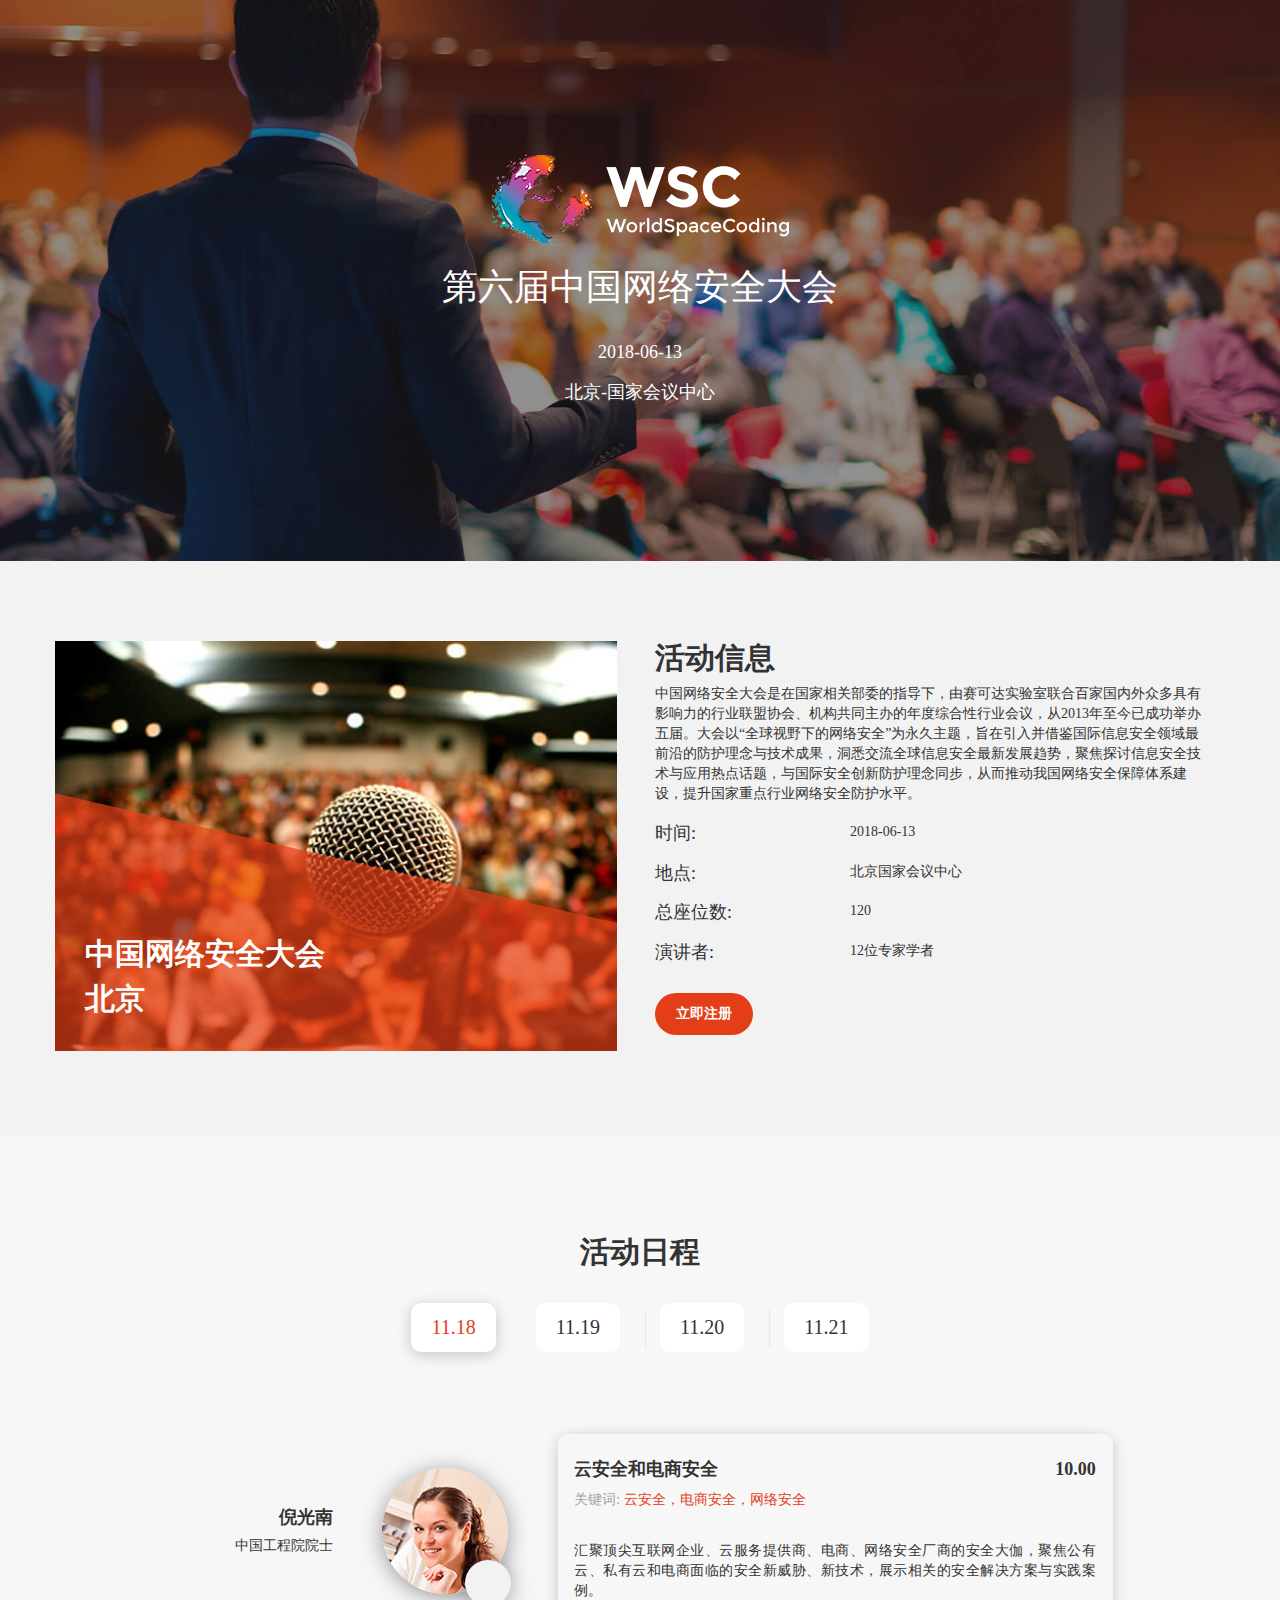
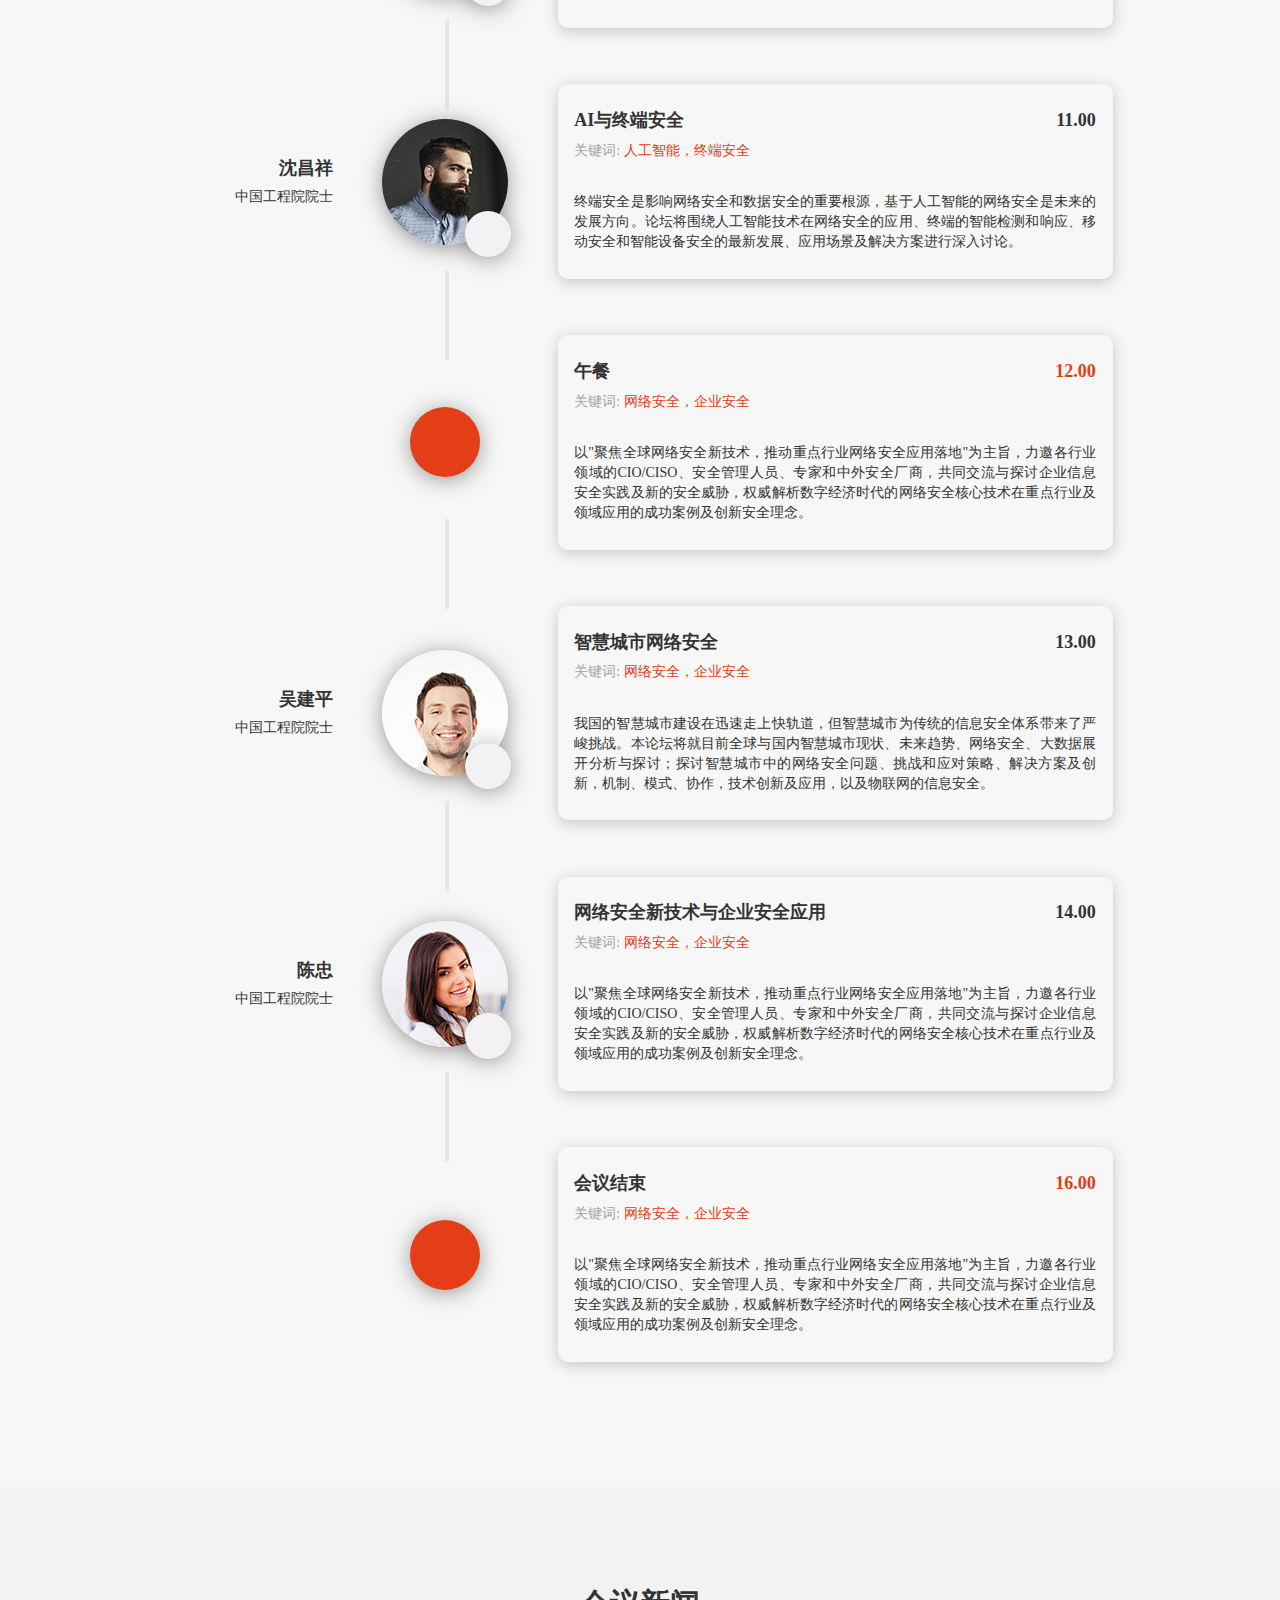
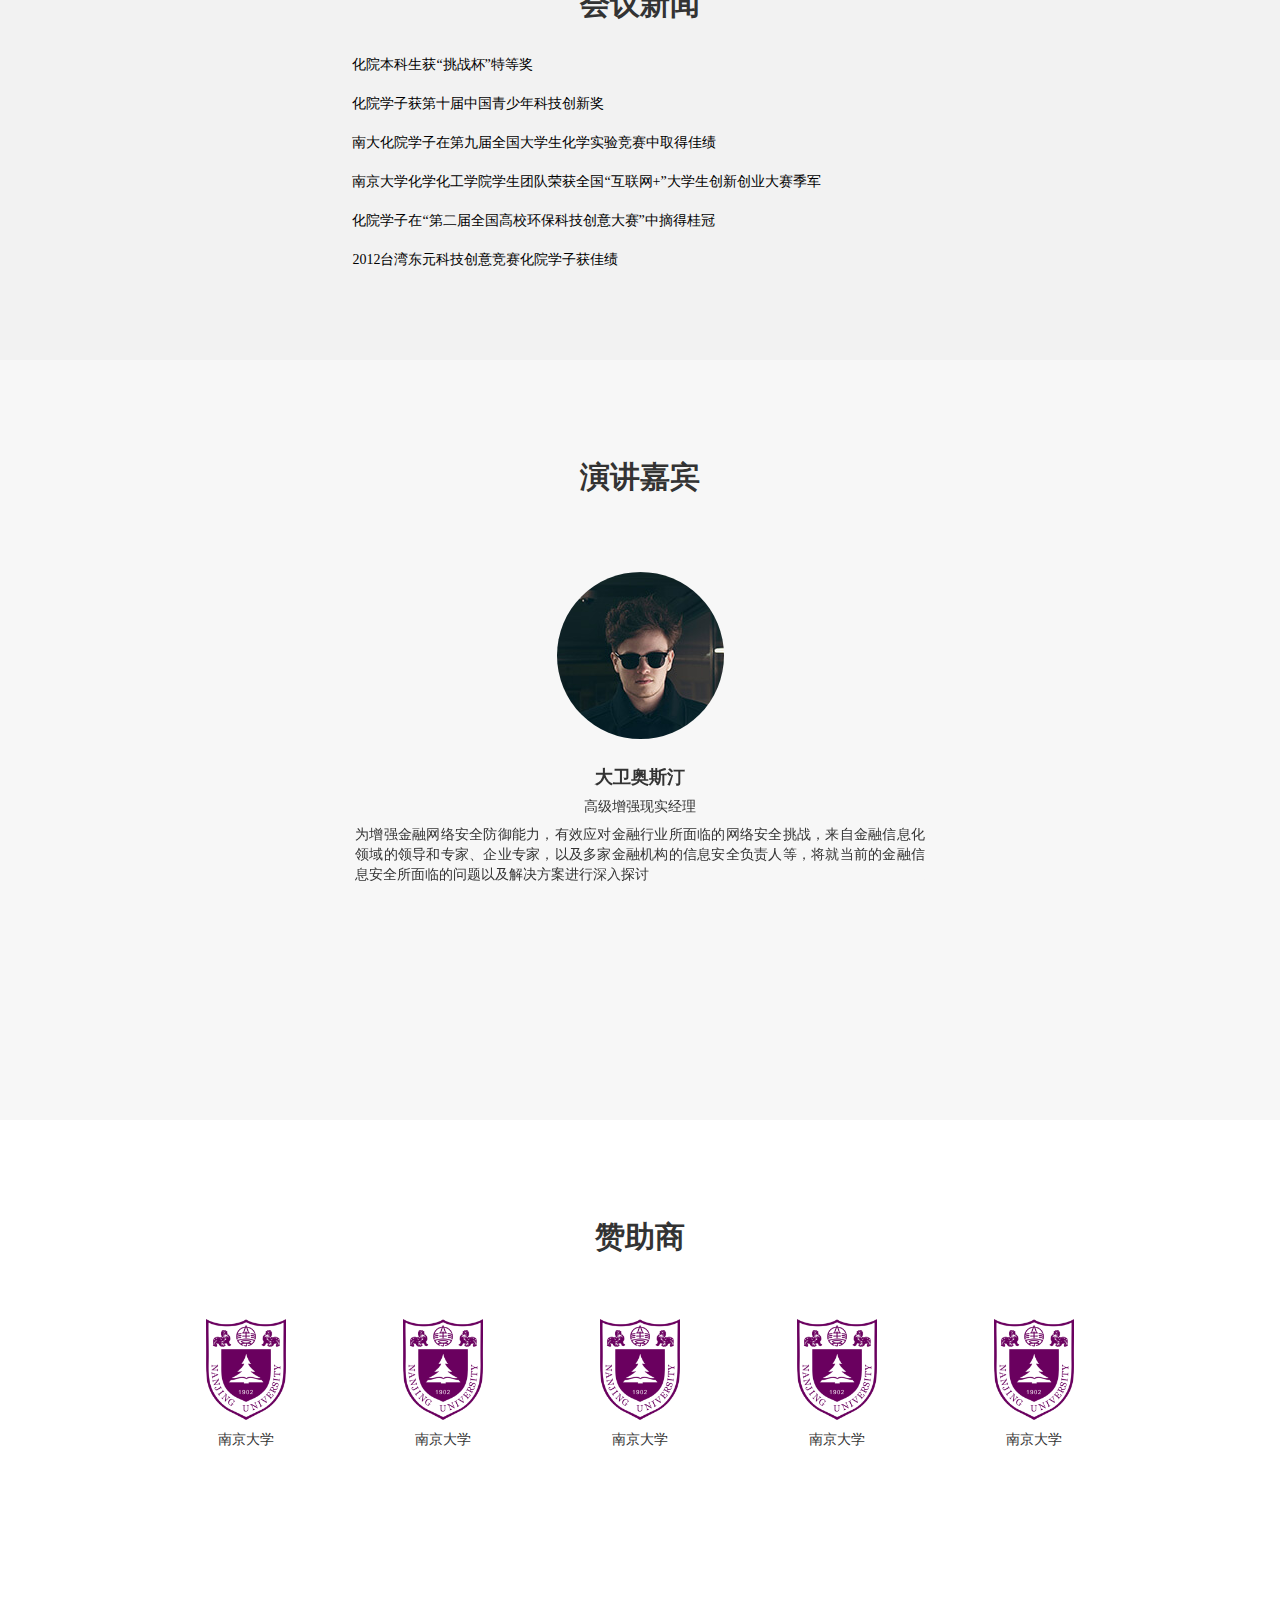
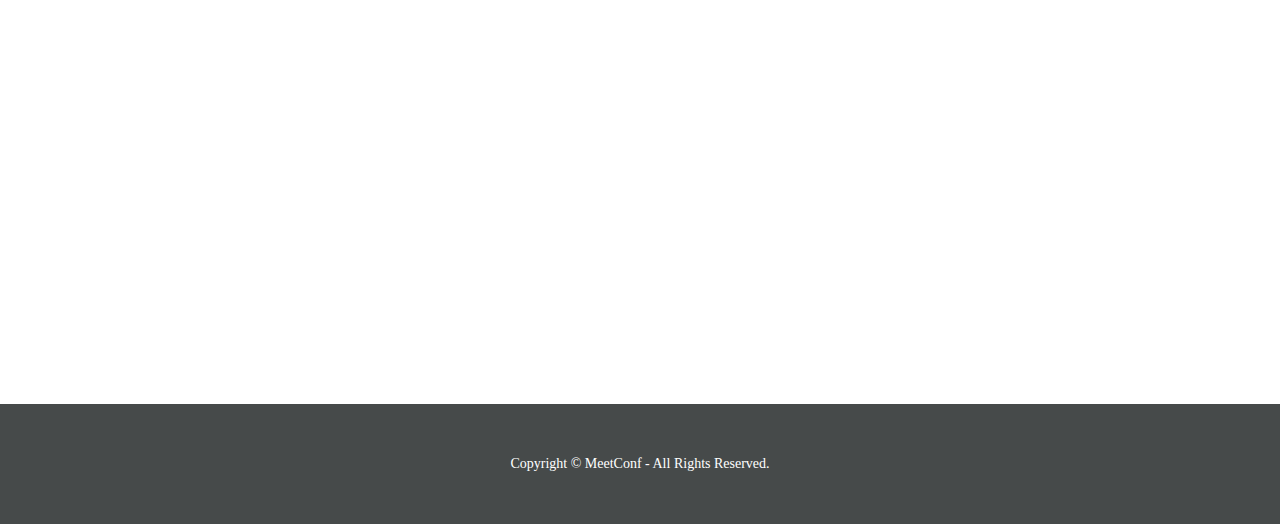
<file: meetconfmode-1/meeting.html>
<!DOCTYPE html>
<html lang="en">
<head>
    <meta charset="UTF-8">
    <meta http-equiv="X-UA-Compatible" content="IE=edge,chrome=1">
    <meta name="viewport" content="width=device-width, initial-scale=1, maximum-scale=1, user-scalable=no">
    <title>会议</title>
    <link rel="stylesheet" href="css/bootstrap.min.css">
    <link rel="stylesheet" href="css/icons.css">
    <link rel="stylesheet" href="css/idangerous.swiper.css">
    <link rel="stylesheet" href="css/meeting.css">
    <!-- 避免IE使用兼容模式 -->
    <!--<meta http-equiv="X-UA-Compatible" content="IE=edge">-->
    <meta name="renderer" content="webkit">
    <script src="js/jquery-3.2.1.js"></script>
    <script src="js/bootstrap.min.js"></script>
    <script src="js/idangerous.swiper2.7.6.min.js"></script>
    <!--导航滚动定位-->
    <!-- <script src="js/jquery.nav.js"></script> -->
    <script src="js/meeting.js"></script>

    <!--百度地图API-->
    <!-- 密匙6lbr4qZ7nKyPo4bwGFguvFnbr4WTbgWt -->
    <script type="text/javascript" src="http://api.map.baidu.com/api?v=3.0&ak=6lbr4qZ7nKyPo4bwGFguvFnbr4WTbgWt"></script>
    <script src='https://api.map.baidu.com/library/SearchInfoWindow/1.5/src/SearchInfoWindow_min.js' type='text/javascript'></script>
    <link href='https://api.map.baidu.com/library/SearchInfoWindow/1.5/src/SearchInfoWindow_min.css' rel='stylesheet'>

</head>
<body>
    
    <div class="main-container">
        <!-- header -->
        <header>
            <div class="container-fluid header-bg">
                <div class="row">
                    <div class="logo">
                        <img src="img/logo.png" alt="">
                        <div class="logoText">
                            <h1>第六届中国网络安全大会</h1>
                            <h4>2018-06-13</h4>
                            <h4>北京-国家会议中心</h4>
                        </div>
                    </div>
                </div>
            </div>
        </header>

        <!-- activityInfo -->
        <div class="m-content-wrapper">
            <div class="container activityInfo">
                <div class="row">
                    <div class="flex-center img-wrapper col-xs-12 col-sm-6 col-md-6 col-lg-6 hidden-xs">
                        <img class="img-responsive" src="img/index-02.jpg">
                        <div class="img-caption">
                            <h2 class="caption-text">中国网络安全大会 
                                <br>
                                北京
                            </h2>
                        </div>
                    </div>
    
                    <div class="visible-xs bgImg" style="background-image: url('img/index-02.jpg')">
                        <div class="img-caption">
                            <h4 class="caption-text">中国网络安全大会
                                <br> 
                                北京
                            </h4>
                        </div>
                    </div>
    
    
                    <div class="info col-xs-12 col-sm-6 col-md-6 col-lg-6">
                        <h2>活动信息</h2>
                        <p>中国网络安全大会是在国家相关部委的指导下，由赛可达实验室联合百家国内外众多具有影响力的行业联盟协会、机构共同主办的年度综合性行业会议，从2013年至今已成功举办五届。大会以“全球视野下的网络安全”为永久主题，旨在引入并借鉴国际信息安全领域最前沿的防护理念与技术成果，洞悉交流全球信息安全最新发展趋势，聚焦探讨信息安全技术与应用热点话题，与国际安全创新防护理念同步，从而推动我国网络安全保障体系建设，提升国家重点行业网络安全防护水平。
                        </p>
                        <div class="row">
                            <div class="col-xs-12 col-sm-4 col-md-4 col-md-4">
                                <h4>时间:</h4>
                            </div>
                            <div class="col-xs-12 col-sm-8 col-md-8 col-md-8">
                                <h5>2018-06-13</h5>
                            </div>
                        </div>
                        <div class="row">
                            <div class="col-xs-12 col-sm-4 col-md-4 col-md-4">
                                <h4>地点:</h4>    
                            </div>
                            <div class="col-xs-12 col-sm-8 col-md-8 col-md-8">
                                <h5>北京国家会议中心</h5>
                            </div>
                        </div>
                        <div class="row">
                            <div class="col-xs-12 col-sm-4 col-md-4 col-md-4">
                                <h4>总座位数:</h4>
                            </div>
                            <div class="col-xs-12 col-sm-8 col-md-8 col-md-8">
                                <h5>120</h5>
                            </div>
                        </div>
                        <div class="row">
                            <div class="col-xs-12 col-sm-4 col-md-4 col-md-4">
                                <h4>演讲者:</h4>
                            </div>
                            <div class="col-xs-12 col-sm-8 col-md-8 col-md-8">
                                <h5>12位专家学者</h5>
                            </div>
                        </div>
                        <div class="row">
                            <div class="flex-center col-xs-12 col-sm-4 col-md-4 col-md-4">
                                <a class="btn">立即注册</a>
                            </div>
                        </div>
                    </div>
                </div>
            </div>
        </div>
        

        <div class="m-content-wrapper">
            <div class="container eventShedule">
                <h2>活动日程</h2>
                <div class="row resp-tabs">
                    <div class="clo-md-12 tabs-content">
                        <ul class="row resp-tabs-list">
                            <li class="resp-tabs-item resp-tabs-active" data-a="day-1">11.18</li>
                            <li class="resp-tabs-item resp-tabs-item-left" data-a="day-2">11.19</li>
                            <li class="resp-tabs-item resp-tabs-item-left" data-a="day-3">11.20</li>
                            <li class="resp-tabs-item resp-tabs-item-left" data-a="day-4">11.21</li>
                        </ul>
                    </div>
                        
                </div>
                <!-- 会议流程 1-->
                <div class="meeting-agenda-container" data-b="day-1">
                    <div>
                        
                        <div class="row meeting-agenda">
                            <!-- lector-01 -->
                            <div class="border speaker-name col-xs-12 col-sm-12 col-md-3 col-lg-3">
                                <h4>倪光南</h4>
                                <h5>中国工程院院士</h5>
                            </div>
                            <div class="border mic-icon-wrap speaker-img col-xs-12 col-sm-12 col-md-2 col-lg-2">
                                <img src="img/lector-01.jpg" alt="">
                                <span class="mic-icon">
                                    <i class="iconfont mic">&#xe601;</i>
                                </span>
                            </div>
                            <div class="border col-xs-12 col-sm-12 col-md-6 col-lg-6">
                                <div class="border speach-content">
                                    <h4 class="fr">10.00</h4>
                                    <h4 class="fl">云安全和电商安全</h4>
                    
                                    <div class="clear"></div>
                                    <span class="grey">关键词:</span>
                                    <span class="red">云安全，电商安全，网络安全</span>
                                    </h5>
                                    <p class="margin-top">汇聚顶尖互联网企业、云服务提供商、电商、网络安全厂商的安全大伽，聚焦公有云、私有云和电商面临的安全新威胁、新技术，展示相关的安全解决方案与实践案例。</p>
                                </div>
                            </div>
                        </div>
                        <!-- lector-02 -->
                        <div class="row meeting-agenda">
                            <div class="border speaker-name col-xs-12 col-sm-12 col-md-3 col-lg-3">
                                <h4>沈昌祥</h4>
                                <h5>中国工程院院士</h5>
                            </div>
                            <div class="border mic-icon-wrap speaker-img col-xs-12 col-sm-12 col-md-2 col-lg-2">
                                <img src="img/lector-02.jpg" alt="">
                                <span class="mic-icon">
                                    <i class="iconfont mic">&#xe601;</i>
                                </span>
                            </div>
                            <div class="border col-xs-12 col-sm-12 col-md-6 col-lg-6">
                                <div class="border speach-content">
                                    <h4 class="fr">11.00</h4>
                                    <h4 class="fl">AI与终端安全</h4>
                    
                                    <div class="clear"></div>
                                    <span class="grey">关键词:</span>
                                    <span class="red">人工智能，终端安全</span>
                                    <p class="margin-top">终端安全是影响网络安全和数据安全的重要根源，基于人工智能的网络安全是未来的发展方向。论坛将围绕人工智能技术在网络安全的应用、终端的智能检测和响应、移动安全和智能设备安全的最新发展、应用场景及解决方案进行深入讨论。</p>
                                </div>
                            </div>
                        </div>
                        <!-- have lunch -->
                        <div class="row meeting-agenda">
                            <div class="border speaker-none speaker-name col-xs-12 col-sm-12 col-md-3 col-lg-3">
                                
                            </div>
                            <div class="border speaker-line col-xs-12 col-sm-12 col-md-2 col-lg-2">
                                <div class="border meeting-icon-wrap">
                                    <i class="iconfont meeting-icon">&#xe639;</i>
                                </div>
                            </div>
                            <div class="border col-xs-12 col-sm-12 col-md-6 col-lg-6">
                                <div class="border speach-content">
                                    <h4 class="fr red">12.00</h4>
                                    <h4 class="fl">午餐</h4>
                    
                                    <div class="clear"></div>
                                    <span class="grey">关键词:</span>
                                    <span class="red">网络安全，企业安全</span>
                                    <p class="margin-top">以"聚焦全球网络安全新技术，推动重点行业网络安全应用落地"为主旨，力邀各行业领域的CIO/CISO、安全管理人员、专家和中外安全厂商，共同交流与探讨企业信息安全实践及新的安全威胁，权威解析数字经济时代的网络安全核心技术在重点行业及领域应用的成功案例及创新安全理念。</p>
                                </div>
                            </div>
                        </div>
                        <!-- lector-03 -->
                        <div class="row meeting-agenda">
                            <div class="border speaker-name  col-xs-12 col-sm-12 col-md-3 col-lg-3">
                                <h4>吴建平</h4>
                                <h5>中国工程院院士</h5>
                            </div>
                            <div class="border mic-icon-wrap speaker-img col-xs-12 col-sm-12 col-md-2 col-lg-2">
                                <img src="img/lector-03.jpg" alt="">
                                <span class="mic-icon">
                                    <i class="iconfont mic">&#xe601;</i>
                                </span>
                            </div>
                            <div class="border col-xs-12 col-sm-12 col-md-6 col-lg-6">
                                <div class="border speach-content">
                                    <h4 class="fr">13.00</h4>
                                    <h4 class="fl">智慧城市网络安全</h4>
                    
                                    <div class="clear"></div>
                                    <span class="grey">关键词:</span>
                                    <span class="red">网络安全，企业安全</span>
                                    <p class="margin-top">我国的智慧城市建设在迅速走上快轨道，但智慧城市为传统的信息安全体系带来了严峻挑战。本论坛将就目前全球与国内智慧城市现状、未来趋势、网络安全、大数据展开分析与探讨；探讨智慧城市中的网络安全问题、挑战和应对策略、解决方案及创新，机制、模式、协作，技术创新及应用，以及物联网的信息安全。</p>
                                </div>
                            </div>
                        </div>
                        <!-- lector-04 -->
                        <div class="row meeting-agenda">
                            <div class="border speaker-name  col-xs-12 col-sm-12 col-md-3 col-lg-3">
                                <h4>陈忠</h4>
                                <h5>中国工程院院士</h5>
                            </div>
                            <div class="border mic-icon-wrap speaker-img col-xs-12 col-sm-12 col-md-2 col-lg-2">
                                <img src="img/lector-04.jpg" alt="">
                                <span class="mic-icon">
                                    <i class="iconfont mic">&#xe601;</i>
                                </span>
                            </div>
                            <div class="border col-xs-12 col-sm-12 col-md-6 col-lg-6">
                                <div class="border speach-content">
                                    <h4 class="fr">14.00</h4>
                                    <h4 class="fl">网络安全新技术与企业安全应用</h4>
                    
                                    <div class="clear"></div>
                                    <span class="grey">关键词:</span>
                                    <span class="red">网络安全，企业安全</span>
                                    <p class="margin-top">以"聚焦全球网络安全新技术，推动重点行业网络安全应用落地"为主旨，力邀各行业领域的CIO/CISO、安全管理人员、专家和中外安全厂商，共同交流与探讨企业信息安全实践及新的安全威胁，权威解析数字经济时代的网络安全核心技术在重点行业及领域应用的成功案例及创新安全理念。</p>
                                </div>
                            </div>
                        </div>
                        <!-- meeting over -->
                        <div class="row meeting-agenda">
                            <div class="border speaker-none col-xs-12 col-sm-12 col-md-3 col-lg-3">
                              
                            </div>
                            <div class="border col-xs-12 col-sm-12 col-md-2 col-lg-2">
                                <div class="border  meeting-icon-wrap">
                                    <i class="iconfont meeting-icon">&#xe604;</i>
                                </div>
                            </div>
                            <div class="border col-xs-12 col-sm-12 col-md-6 col-lg-6">
                                <div class="border speach-content">
                                    <h4 class="fr red">16.00</h4>
                                    <h4 class="fl">会议结束</h4>
                    
                                    <div class="clear"></div>
                                    <span class="grey">关键词:</span>
                                    <span class="red">网络安全，企业安全</span>
                                    <p class="margin-top">以"聚焦全球网络安全新技术，推动重点行业网络安全应用落地"为主旨，力邀各行业领域的CIO/CISO、安全管理人员、专家和中外安全厂商，共同交流与探讨企业信息安全实践及新的安全威胁，权威解析数字经济时代的网络安全核心技术在重点行业及领域应用的成功案例及创新安全理念。</p>
                                </div>
                            </div>
                        </div>
                    </div>

                </div>
                <!-- 会议流程 2-->
                <div class="meeting-agenda-container" data-b="day-2">
                        <div>
                            
                            <div class="row meeting-agenda">
                                <!-- lector-01 -->
                                <div class="border speaker-name col-xs-12 col-sm-12 col-md-3 col-lg-3">
                                    <h4>倪光南</h4>
                                    <h5>中国工程院院士</h5>
                                </div>
                                <div class="border mic-icon-wrap speaker-img col-xs-12 col-sm-12 col-md-2 col-lg-2">
                                    <img src="img/lector-02.jpg" alt="">
                                    <span class="mic-icon">
                                        <i class="iconfont mic">&#xe601;</i>
                                    </span>
                                </div>
                                <div class="border col-xs-12 col-sm-12 col-md-6 col-lg-6">
                                    <div class="border speach-content">
                                        <h4 class="fr">10.00</h4>
                                        <h4 class="fl">云安全和电商安全</h4>
                        
                                        <div class="clear"></div>
                                        <span class="grey">关键词:</span>
                                        <span class="red">云安全，电商安全，网络安全</span>
                                        </h5>
                                        <p class="margin-top">汇聚顶尖互联网企业、云服务提供商、电商、网络安全厂商的安全大伽，聚焦公有云、私有云和电商面临的安全新威胁、新技术，展示相关的安全解决方案与实践案例。</p>
                                    </div>
                                </div>
                            </div>
                            <!-- lector-02 -->
                            <div class="row meeting-agenda">
                                <div class="border speaker-name col-xs-12 col-sm-12 col-md-3 col-lg-3">
                                    <h4>沈昌祥</h4>
                                    <h5>中国工程院院士</h5>
                                </div>
                                <div class="border mic-icon-wrap speaker-img col-xs-12 col-sm-12 col-md-2 col-lg-2">
                                    <img src="img/lector-02.jpg" alt="">
                                    <span class="mic-icon">
                                        <i class="iconfont mic">&#xe601;</i>
                                    </span>
                                </div>
                                <div class="border col-xs-12 col-sm-12 col-md-6 col-lg-6">
                                    <div class="border speach-content">
                                        <h4 class="fr">11.00</h4>
                                        <h4 class="fl">AI与终端安全</h4>
                        
                                        <div class="clear"></div>
                                        <span class="grey">关键词:</span>
                                        <span class="red">人工智能，终端安全</span>
                                        <p class="margin-top">终端安全是影响网络安全和数据安全的重要根源，基于人工智能的网络安全是未来的发展方向。论坛将围绕人工智能技术在网络安全的应用、终端的智能检测和响应、移动安全和智能设备安全的最新发展、应用场景及解决方案进行深入讨论。</p>
                                    </div>
                                </div>
                            </div>
                            <!-- have lunch -->
                            <div class="row meeting-agenda">
                                <div class="border speaker-none speaker-name col-xs-12 col-sm-12 col-md-3 col-lg-3">
                                    
                                </div>
                                <div class="border speaker-line col-xs-12 col-sm-12 col-md-2 col-lg-2">
                                    <div class="border meeting-icon-wrap">
                                        <i class="iconfont meeting-icon">&#xe639;</i>
                                    </div>
                                </div>
                                <div class="border col-xs-12 col-sm-12 col-md-6 col-lg-6">
                                    <div class="border speach-content">
                                        <h4 class="fr red">12.00</h4>
                                        <h4 class="fl">午餐</h4>
                        
                                        <div class="clear"></div>
                                        <span class="grey">关键词:</span>
                                        <span class="red">网络安全，企业安全</span>
                                        <p class="margin-top">以"聚焦全球网络安全新技术，推动重点行业网络安全应用落地"为主旨，力邀各行业领域的CIO/CISO、安全管理人员、专家和中外安全厂商，共同交流与探讨企业信息安全实践及新的安全威胁，权威解析数字经济时代的网络安全核心技术在重点行业及领域应用的成功案例及创新安全理念。</p>
                                    </div>
                                </div>
                            </div>
                            <!-- lector-03 -->
                            <div class="row meeting-agenda">
                                <div class="border speaker-name  col-xs-12 col-sm-12 col-md-3 col-lg-3">
                                    <h4>吴建平</h4>
                                    <h5>中国工程院院士</h5>
                                </div>
                                <div class="border mic-icon-wrap speaker-img col-xs-12 col-sm-12 col-md-2 col-lg-2">
                                    <img src="img/lector-03.jpg" alt="">
                                    <span class="mic-icon">
                                        <i class="iconfont mic">&#xe601;</i>
                                    </span>
                                </div>
                                <div class="border col-xs-12 col-sm-12 col-md-6 col-lg-6">
                                    <div class="border speach-content">
                                        <h4 class="fr">13.00</h4>
                                        <h4 class="fl">智慧城市网络安全</h4>
                        
                                        <div class="clear"></div>
                                        <span class="grey">关键词:</span>
                                        <span class="red">网络安全，企业安全</span>
                                        <p class="margin-top">我国的智慧城市建设在迅速走上快轨道，但智慧城市为传统的信息安全体系带来了严峻挑战。本论坛将就目前全球与国内智慧城市现状、未来趋势、网络安全、大数据展开分析与探讨；探讨智慧城市中的网络安全问题、挑战和应对策略、解决方案及创新，机制、模式、协作，技术创新及应用，以及物联网的信息安全。</p>
                                    </div>
                                </div>
                            </div>
                            <!-- lector-04 -->
                            <div class="row meeting-agenda">
                                <div class="border speaker-name  col-xs-12 col-sm-12 col-md-3 col-lg-3">
                                    <h4>陈忠</h4>
                                    <h5>中国工程院院士</h5>
                                </div>
                                <div class="border mic-icon-wrap speaker-img col-xs-12 col-sm-12 col-md-2 col-lg-2">
                                    <img src="img/lector-04.jpg" alt="">
                                    <span class="mic-icon">
                                        <i class="iconfont mic">&#xe601;</i>
                                    </span>
                                </div>
                                <div class="border col-xs-12 col-sm-12 col-md-6 col-lg-6">
                                    <div class="border speach-content">
                                        <h4 class="fr">14.00</h4>
                                        <h4 class="fl">网络安全新技术与企业安全应用</h4>
                        
                                        <div class="clear"></div>
                                        <span class="grey">关键词:</span>
                                        <span class="red">网络安全，企业安全</span>
                                        <p class="margin-top">以"聚焦全球网络安全新技术，推动重点行业网络安全应用落地"为主旨，力邀各行业领域的CIO/CISO、安全管理人员、专家和中外安全厂商，共同交流与探讨企业信息安全实践及新的安全威胁，权威解析数字经济时代的网络安全核心技术在重点行业及领域应用的成功案例及创新安全理念。</p>
                                    </div>
                                </div>
                            </div>
                            <!-- meeting over -->
                            <div class="row meeting-agenda">
                                <div class="border speaker-none col-xs-12 col-sm-12 col-md-3 col-lg-3">
                                   
                                </div>
                                <div class="border col-xs-12 col-sm-12 col-md-2 col-lg-2">
                                    <div class="border  meeting-icon-wrap">
                                        <i class="iconfont meeting-icon">&#xe604;</i>
                                    </div>
                                </div>
                                <div class="border col-xs-12 col-sm-12 col-md-6 col-lg-6">
                                    <div class="border speach-content">
                                        <h4 class="fr red">16.00</h4>
                                        <h4 class="fl">会议结束</h4>
                        
                                        <div class="clear"></div>
                                        <span class="grey">关键词:</span>
                                        <span class="red">网络安全，企业安全</span>
                                        <p class="margin-top">以"聚焦全球网络安全新技术，推动重点行业网络安全应用落地"为主旨，力邀各行业领域的CIO/CISO、安全管理人员、专家和中外安全厂商，共同交流与探讨企业信息安全实践及新的安全威胁，权威解析数字经济时代的网络安全核心技术在重点行业及领域应用的成功案例及创新安全理念。</p>
                                    </div>
                                </div>
                            </div>
                        </div>
    
                    </div>
                <!-- 会议流程 3-->
                <div class="meeting-agenda-container" data-b="day-3">
                        <div>
                           
                            <div class="row meeting-agenda">
                                <!-- lector-01 -->
                                <div class="border speaker-name col-xs-12 col-sm-12 col-md-3 col-lg-3">
                                    <h4>倪光南</h4>
                                    <h5>中国工程院院士</h5>
                                </div>
                                <div class="border mic-icon-wrap speaker-img col-xs-12 col-sm-12 col-md-2 col-lg-2">
                                    <img src="img/lector-03.jpg" alt="">
                                    <span class="mic-icon">
                                        <i class="iconfont mic">&#xe601;</i>
                                    </span>
                                </div>
                                <div class="border col-xs-12 col-sm-12 col-md-6 col-lg-6">
                                    <div class="border speach-content">
                                        <h4 class="fr">10.00</h4>
                                        <h4 class="fl">云安全和电商安全</h4>
                        
                                        <div class="clear"></div>
                                        <span class="grey">关键词:</span>
                                        <span class="red">云安全，电商安全，网络安全</span>
                                        </h5>
                                        <p class="margin-top">汇聚顶尖互联网企业、云服务提供商、电商、网络安全厂商的安全大伽，聚焦公有云、私有云和电商面临的安全新威胁、新技术，展示相关的安全解决方案与实践案例。</p>
                                    </div>
                                </div>
                            </div>
                            <!-- lector-02 -->
                            <div class="row meeting-agenda">
                                <div class="border speaker-name col-xs-12 col-sm-12 col-md-3 col-lg-3">
                                    <h4>沈昌祥</h4>
                                    <h5>中国工程院院士</h5>
                                </div>
                                <div class="border mic-icon-wrap speaker-img col-xs-12 col-sm-12 col-md-2 col-lg-2">
                                    <img src="img/lector-02.jpg" alt="">
                                    <span class="mic-icon">
                                        <i class="iconfont mic">&#xe601;</i>
                                    </span>
                                </div>
                                <div class="border col-xs-12 col-sm-12 col-md-6 col-lg-6">
                                    <div class="border speach-content">
                                        <h4 class="fr">11.00</h4>
                                        <h4 class="fl">AI与终端安全</h4>
                        
                                        <div class="clear"></div>
                                        <span class="grey">关键词:</span>
                                        <span class="red">人工智能，终端安全</span>
                                        <p class="margin-top">终端安全是影响网络安全和数据安全的重要根源，基于人工智能的网络安全是未来的发展方向。论坛将围绕人工智能技术在网络安全的应用、终端的智能检测和响应、移动安全和智能设备安全的最新发展、应用场景及解决方案进行深入讨论。</p>
                                    </div>
                                </div>
                            </div>
                            <!-- have lunch -->
                            <div class="row meeting-agenda">
                                <div class="border speaker-none speaker-name col-xs-12 col-sm-12 col-md-3 col-lg-3">
                                    
                                </div>
                                <div class="border speaker-line col-xs-12 col-sm-12 col-md-2 col-lg-2">
                                    <div class="border meeting-icon-wrap">
                                        <i class="iconfont meeting-icon">&#xe639;</i>
                                    </div>
                                </div>
                                <div class="border col-xs-12 col-sm-12 col-md-6 col-lg-6">
                                    <div class="border speach-content">
                                        <h4 class="fr red">12.00</h4>
                                        <h4 class="fl">午餐</h4>
                        
                                        <div class="clear"></div>
                                        <span class="grey">关键词:</span>
                                        <span class="red">网络安全，企业安全</span>
                                        <p class="margin-top">以"聚焦全球网络安全新技术，推动重点行业网络安全应用落地"为主旨，力邀各行业领域的CIO/CISO、安全管理人员、专家和中外安全厂商，共同交流与探讨企业信息安全实践及新的安全威胁，权威解析数字经济时代的网络安全核心技术在重点行业及领域应用的成功案例及创新安全理念。</p>
                                    </div>
                                </div>
                            </div>
                            <!-- lector-03 -->
                            <div class="row meeting-agenda">
                                <div class="border speaker-name  col-xs-12 col-sm-12 col-md-3 col-lg-3">
                                    <h4>吴建平</h4>
                                    <h5>中国工程院院士</h5>
                                </div>
                                <div class="border mic-icon-wrap speaker-img col-xs-12 col-sm-12 col-md-2 col-lg-2">
                                    <img src="img/lector-03.jpg" alt="">
                                    <span class="mic-icon">
                                        <i class="iconfont mic">&#xe601;</i>
                                    </span>
                                </div>
                                <div class="border col-xs-12 col-sm-12 col-md-6 col-lg-6">
                                    <div class="border speach-content">
                                        <h4 class="fr">13.00</h4>
                                        <h4 class="fl">智慧城市网络安全</h4>
                        
                                        <div class="clear"></div>
                                        <span class="grey">关键词:</span>
                                        <span class="red">网络安全，企业安全</span>
                                        <p class="margin-top">我国的智慧城市建设在迅速走上快轨道，但智慧城市为传统的信息安全体系带来了严峻挑战。本论坛将就目前全球与国内智慧城市现状、未来趋势、网络安全、大数据展开分析与探讨；探讨智慧城市中的网络安全问题、挑战和应对策略、解决方案及创新，机制、模式、协作，技术创新及应用，以及物联网的信息安全。</p>
                                    </div>
                                </div>
                            </div>
                            <!-- lector-04 -->
                            <div class="row meeting-agenda">
                                <div class="border speaker-name  col-xs-12 col-sm-12 col-md-3 col-lg-3">
                                    <h4>陈忠</h4>
                                    <h5>中国工程院院士</h5>
                                </div>
                                <div class="border mic-icon-wrap speaker-img col-xs-12 col-sm-12 col-md-2 col-lg-2">
                                    <img src="img/lector-04.jpg" alt="">
                                    <span class="mic-icon">
                                        <i class="iconfont mic">&#xe601;</i>
                                    </span>
                                </div>
                                <div class="border col-xs-12 col-sm-12 col-md-6 col-lg-6">
                                    <div class="border speach-content">
                                        <h4 class="fr">14.00</h4>
                                        <h4 class="fl">网络安全新技术与企业安全应用</h4>
                        
                                        <div class="clear"></div>
                                        <span class="grey">关键词:</span>
                                        <span class="red">网络安全，企业安全</span>
                                        <p class="margin-top">以"聚焦全球网络安全新技术，推动重点行业网络安全应用落地"为主旨，力邀各行业领域的CIO/CISO、安全管理人员、专家和中外安全厂商，共同交流与探讨企业信息安全实践及新的安全威胁，权威解析数字经济时代的网络安全核心技术在重点行业及领域应用的成功案例及创新安全理念。</p>
                                    </div>
                                </div>
                            </div>
                            <!-- meeting over -->
                            <div class="row meeting-agenda">
                                <div class="border speaker-none col-xs-12 col-sm-12 col-md-3 col-lg-3">
                                    
                                </div>
                                <div class="border col-xs-12 col-sm-12 col-md-2 col-lg-2">
                                    <div class="border  meeting-icon-wrap">
                                        <i class="iconfont meeting-icon">&#xe604;</i>
                                    </div>
                                </div>
                                <div class="border col-xs-12 col-sm-12 col-md-6 col-lg-6">
                                    <div class="border speach-content">
                                        <h4 class="fr red">16.00</h4>
                                        <h4 class="fl">会议结束</h4>
                        
                                        <div class="clear"></div>
                                        <span class="grey">关键词:</span>
                                        <span class="red">网络安全，企业安全</span>
                                        <p class="margin-top">以"聚焦全球网络安全新技术，推动重点行业网络安全应用落地"为主旨，力邀各行业领域的CIO/CISO、安全管理人员、专家和中外安全厂商，共同交流与探讨企业信息安全实践及新的安全威胁，权威解析数字经济时代的网络安全核心技术在重点行业及领域应用的成功案例及创新安全理念。</p>
                                    </div>
                                </div>
                            </div>
                        </div>
    
                    </div>
                <!-- 会议流程 4-->
                <div class="meeting-agenda-container" data-b="day-4">
                        <div>
                           
                            <div class="row meeting-agenda">
                                <!-- lector-01 -->
                                <div class="border speaker-name col-xs-12 col-sm-12 col-md-3 col-lg-3">
                                    <h4>倪光南</h4>
                                    <h5>中国工程院院士</h5>
                                </div>
                                <div class="border mic-icon-wrap speaker-img col-xs-12 col-sm-12 col-md-2 col-lg-2">
                                    <img src="img/lector-04.jpg" alt="">
                                    <span class="mic-icon">
                                        <i class="iconfont mic">&#xe601;</i>
                                    </span>
                                </div>
                                <div class="border col-xs-12 col-sm-12 col-md-6 col-lg-6">
                                    <div class="border speach-content">
                                        <h4 class="fr">10.00</h4>
                                        <h4 class="fl">云安全和电商安全</h4>
                        
                                        <div class="clear"></div>
                                        <span class="grey">关键词:</span>
                                        <span class="red">云安全，电商安全，网络安全</span>
                                        </h5>
                                        <p class="margin-top">汇聚顶尖互联网企业、云服务提供商、电商、网络安全厂商的安全大伽，聚焦公有云、私有云和电商面临的安全新威胁、新技术，展示相关的安全解决方案与实践案例。</p>
                                    </div>
                                </div>
                            </div>
                            <!-- lector-02 -->
                            <div class="row meeting-agenda">
                                <div class="border speaker-name col-xs-12 col-sm-12 col-md-3 col-lg-3">
                                    <h4>沈昌祥</h4>
                                    <h5>中国工程院院士</h5>
                                </div>
                                <div class="border mic-icon-wrap speaker-img col-xs-12 col-sm-12 col-md-2 col-lg-2">
                                    <img src="img/lector-02.jpg" alt="">
                                    <span class="mic-icon">
                                        <i class="iconfont mic">&#xe601;</i>
                                    </span>
                                </div>
                                <div class="border col-xs-12 col-sm-12 col-md-6 col-lg-6">
                                    <div class="border speach-content">
                                        <h4 class="fr">11.00</h4>
                                        <h4 class="fl">AI与终端安全</h4>
                        
                                        <div class="clear"></div>
                                        <span class="grey">关键词:</span>
                                        <span class="red">人工智能，终端安全</span>
                                        <p class="margin-top">终端安全是影响网络安全和数据安全的重要根源，基于人工智能的网络安全是未来的发展方向。论坛将围绕人工智能技术在网络安全的应用、终端的智能检测和响应、移动安全和智能设备安全的最新发展、应用场景及解决方案进行深入讨论。</p>
                                    </div>
                                </div>
                            </div>
                            <!-- have lunch -->
                            <div class="row meeting-agenda">
                                <div class="border speaker-none speaker-name col-xs-12 col-sm-12 col-md-3 col-lg-3">
                                    
                                </div>
                                <div class="border speaker-line col-xs-12 col-sm-12 col-md-2 col-lg-2">
                                    <div class="border meeting-icon-wrap">
                                        <i class="iconfont meeting-icon">&#xe639;</i>
                                    </div>
                                </div>
                                <div class="border col-xs-12 col-sm-12 col-md-6 col-lg-6">
                                    <div class="border speach-content">
                                        <h4 class="fr red">12.00</h4>
                                        <h4 class="fl">午餐</h4>
                        
                                        <div class="clear"></div>
                                        <span class="grey">关键词:</span>
                                        <span class="red">网络安全，企业安全</span>
                                        <p class="margin-top">以"聚焦全球网络安全新技术，推动重点行业网络安全应用落地"为主旨，力邀各行业领域的CIO/CISO、安全管理人员、专家和中外安全厂商，共同交流与探讨企业信息安全实践及新的安全威胁，权威解析数字经济时代的网络安全核心技术在重点行业及领域应用的成功案例及创新安全理念。</p>
                                    </div>
                                </div>
                            </div>
                            <!-- lector-03 -->
                            <div class="row meeting-agenda">
                                <div class="border speaker-name  col-xs-12 col-sm-12 col-md-3 col-lg-3">
                                    <h4>吴建平</h4>
                                    <h5>中国工程院院士</h5>
                                </div>
                                <div class="border mic-icon-wrap speaker-img col-xs-12 col-sm-12 col-md-2 col-lg-2">
                                    <img src="img/lector-03.jpg" alt="">
                                    <span class="mic-icon">
                                        <i class="iconfont mic">&#xe601;</i>
                                    </span>
                                </div>
                                <div class="border col-xs-12 col-sm-12 col-md-6 col-lg-6">
                                    <div class="border speach-content">
                                        <h4 class="fr">13.00</h4>
                                        <h4 class="fl">智慧城市网络安全</h4>
                        
                                        <div class="clear"></div>
                                        <span class="grey">关键词:</span>
                                        <span class="red">网络安全，企业安全</span>
                                        <p class="margin-top">我国的智慧城市建设在迅速走上快轨道，但智慧城市为传统的信息安全体系带来了严峻挑战。本论坛将就目前全球与国内智慧城市现状、未来趋势、网络安全、大数据展开分析与探讨；探讨智慧城市中的网络安全问题、挑战和应对策略、解决方案及创新，机制、模式、协作，技术创新及应用，以及物联网的信息安全。</p>
                                    </div>
                                </div>
                            </div>
                            <!-- lector-04 -->
                            <div class="row meeting-agenda">
                                <div class="border speaker-name  col-xs-12 col-sm-12 col-md-3 col-lg-3">
                                    <h4>陈忠</h4>
                                    <h5>中国工程院院士</h5>
                                </div>
                                <div class="border mic-icon-wrap speaker-img col-xs-12 col-sm-12 col-md-2 col-lg-2">
                                    <img src="img/lector-04.jpg" alt="">
                                    <span class="mic-icon">
                                        <i class="iconfont mic">&#xe601;</i>
                                    </span>
                                </div>
                                <div class="border col-xs-12 col-sm-12 col-md-6 col-lg-6">
                                    <div class="border speach-content">
                                        <h4 class="fr">14.00</h4>
                                        <h4 class="fl">网络安全新技术与企业安全应用</h4>
                        
                                        <div class="clear"></div>
                                        <span class="grey">关键词:</span>
                                        <span class="red">网络安全，企业安全</span>
                                        <p class="margin-top">以"聚焦全球网络安全新技术，推动重点行业网络安全应用落地"为主旨，力邀各行业领域的CIO/CISO、安全管理人员、专家和中外安全厂商，共同交流与探讨企业信息安全实践及新的安全威胁，权威解析数字经济时代的网络安全核心技术在重点行业及领域应用的成功案例及创新安全理念。</p>
                                    </div>
                                </div>
                            </div>
                            <!-- meeting over -->
                            <div class="row meeting-agenda">
                                <div class="border speaker-none col-xs-12 col-sm-12 col-md-3 col-lg-3">
                                    
                                </div>
                                <div class="border col-xs-12 col-sm-12 col-md-2 col-lg-2">
                                    <div class="border  meeting-icon-wrap">
                                        <i class="iconfont meeting-icon">&#xe604;</i>
                                    </div>
                                </div>
                                <div class="border col-xs-12 col-sm-12 col-md-6 col-lg-6">
                                    <div class="border speach-content">
                                        <h4 class="fr red">16.00</h4>
                                        <h4 class="fl">会议结束</h4>
                        
                                        <div class="clear"></div>
                                        <span class="grey">关键词:</span>
                                        <span class="red">网络安全，企业安全</span>
                                        <p class="margin-top">以"聚焦全球网络安全新技术，推动重点行业网络安全应用落地"为主旨，力邀各行业领域的CIO/CISO、安全管理人员、专家和中外安全厂商，共同交流与探讨企业信息安全实践及新的安全威胁，权威解析数字经济时代的网络安全核心技术在重点行业及领域应用的成功案例及创新安全理念。</p>
                                    </div>
                                </div>
                            </div>
                        </div>
    
                    </div>
    
            </div>
        </div>


        <!-- Our Gallery NEWS -->
        <div class="container-fluid m-content-wrapper">
            <div class="news-header">
                <h2>会议新闻</h2>
            </div>
            <!-- group one -->

            <!-- Button trigger modal -->
            <div class="news-content group-top">
                <i class="iconfont news-icon">&#xe642;</i>
                <p class="news-title" data-toggle="modal" data-target="#myModal">化院本科生获“挑战杯”特等奖</p>
            </div>
            <!-- Modal -->
            <div class="modal fade" id="myModal" tabindex="-1" role="dialog" aria-labelledby="myModalLabel">
                <div class="modal-dialog" role="document">
                    <div class="modal-content">
                        <div class="modal-header">
                            <button type="button" class="close" data-dismiss="modal" aria-label="Close">
                                <span aria-hidden="true">&times;</span>
                            </button>
                            <h4 class="modal-title" id="myModalLabel">化院本科生获“挑战杯”特等奖</h4>
                        </div>
                        <div class="modal-body">
                            <p>&nbsp;&nbsp;&nbsp;&nbsp;&nbsp;&nbsp;&nbsp;&nbsp;5月25日，学习交流团前往浙江大学化学实验教学中心参观交流。交流会由浙江大学基础化学实验教学中心主任王敏教授主持，书记雷鸣、副主任赵华绒、曾秀琼和王国平，以及实验课程负责人等19位教师与学习交流团10位成员进行交流研讨。双方分别介绍化学实验教学中心总体情况、近些年的实践教学改革思路，双方教师就实验课程设置、教学内容、分层次教学情况、实验师资队伍（特别是青年实验技术队伍）、研究生助教、实验室安全管理、安全文化建设、工作中面临的共同难点等主题进行广泛深入交流。随后学习交流团成员深入浙江大学化学实验教学中心实验室进行调研，并围绕实验室建设细节展开讨论。此次交流取得良好成效，促进了两校化学实验教学中心的相互了解，也为开展工作拓宽了思路。通过一整天的交流，双方受益匪浅，双方约定今后将进一步加强双边交流，适时开展实验教学研讨，为建设化学国家级实验教学示范中心协同努力。
                            </p>
                        </div>
                    </div>
                </div>
            </div>
            <!-- Button trigger modal -->
            <div class="news-content">
                <i class="iconfont news-icon">&#xe642;</i>
                <p class="news-title" data-toggle="modal" data-target="#myModal">化院学子获第十届中国青少年科技创新奖</p>
            </div>
            <!-- Modal -->
            <div class="modal fade" id="myModal" tabindex="-1" role="dialog" aria-labelledby="myModalLabel">
                <div class="modal-dialog" role="document">
                    <div class="modal-content">
                        <div class="modal-header">
                            <button type="button" class="close" data-dismiss="modal" aria-label="Close">
                                <span aria-hidden="true">&times;</span>
                            </button>
                            <h4 class="modal-title" id="myModalLabel">化院学子获第十届中国青少年科技创新奖</h4>
                        </div>
                        <div class="modal-body">
                            <p>&nbsp;&nbsp;&nbsp;&nbsp;&nbsp;&nbsp;&nbsp;&nbsp;5月25日，学习交流团前往浙江大学化学实验教学中心参观交流。交流会由浙江大学基础化学实验教学中心主任王敏教授主持，书记雷鸣、副主任赵华绒、曾秀琼和王国平，以及实验课程负责人等19位教师与学习交流团10位成员进行交流研讨。双方分别介绍化学实验教学中心总体情况、近些年的实践教学改革思路，双方教师就实验课程设置、教学内容、分层次教学情况、实验师资队伍（特别是青年实验技术队伍）、研究生助教、实验室安全管理、安全文化建设、工作中面临的共同难点等主题进行广泛深入交流。随后学习交流团成员深入浙江大学化学实验教学中心实验室进行调研，并围绕实验室建设细节展开讨论。此次交流取得良好成效，促进了两校化学实验教学中心的相互了解，也为开展工作拓宽了思路。通过一整天的交流，双方受益匪浅，双方约定今后将进一步加强双边交流，适时开展实验教学研讨，为建设化学国家级实验教学示范中心协同努力。
                            </p>
                        </div>
                    </div>
                </div>
            </div>
            <!-- Button trigger modal -->
            <div class="news-content">
                <i class="iconfont news-icon">&#xe642;</i>
                <p class="news-title" data-toggle="modal" data-target="#myModal">南大化院学子在第九届全国大学生化学实验竞赛中取得佳绩</p>
            </div>
            <!-- Modal -->
            <div class="modal fade" id="myModal" tabindex="-1" role="dialog" aria-labelledby="myModalLabel">
                <div class="modal-dialog" role="document">
                    <div class="modal-content">
                        <div class="modal-header">
                            <button type="button" class="close" data-dismiss="modal" aria-label="Close">
                                <span aria-hidden="true">&times;</span>
                            </button>
                            <h4 class="modal-title" id="myModalLabel">南大化院学子在第九届全国大学生化学实验竞赛中取得佳绩</h4>
                        </div>
                        <div class="modal-body">
                            <p>&nbsp;&nbsp;&nbsp;&nbsp;&nbsp;&nbsp;&nbsp;&nbsp;5月25日，学习交流团前往浙江大学化学实验教学中心参观交流。交流会由浙江大学基础化学实验教学中心主任王敏教授主持，书记雷鸣、副主任赵华绒、曾秀琼和王国平，以及实验课程负责人等19位教师与学习交流团10位成员进行交流研讨。双方分别介绍化学实验教学中心总体情况、近些年的实践教学改革思路，双方教师就实验课程设置、教学内容、分层次教学情况、实验师资队伍（特别是青年实验技术队伍）、研究生助教、实验室安全管理、安全文化建设、工作中面临的共同难点等主题进行广泛深入交流。随后学习交流团成员深入浙江大学化学实验教学中心实验室进行调研，并围绕实验室建设细节展开讨论。此次交流取得良好成效，促进了两校化学实验教学中心的相互了解，也为开展工作拓宽了思路。通过一整天的交流，双方受益匪浅，双方约定今后将进一步加强双边交流，适时开展实验教学研讨，为建设化学国家级实验教学示范中心协同努力。
                            </p>
                        </div>
                    </div>
                </div>
            </div>
            <!-- Button trigger modal -->
            <div class="news-content">
                <i class="iconfont news-icon">&#xe642;</i>
                <p class="news-title" data-toggle="modal" data-target="#myModal">南京大学化学化工学院学生团队荣获全国“互联网+”大学生创新创业大赛季军</p>
            </div>
            <!-- Modal -->
            <div class="modal fade" id="myModal" tabindex="-1" role="dialog" aria-labelledby="myModalLabel">
                <div class="modal-dialog" role="document">
                    <div class="modal-content">
                        <div class="modal-header">
                            <button type="button" class="close" data-dismiss="modal" aria-label="Close">
                                <span aria-hidden="true">&times;</span>
                            </button>
                            <h4 class="modal-title" id="myModalLabel">南京大学化学化工学院学生团队荣获全国“互联网+”大学生创新创业大赛季军</h4>
                        </div>
                        <div class="modal-body">
                            <p>&nbsp;&nbsp;&nbsp;&nbsp;&nbsp;&nbsp;&nbsp;&nbsp;5月25日，学习交流团前往浙江大学化学实验教学中心参观交流。交流会由浙江大学基础化学实验教学中心主任王敏教授主持，书记雷鸣、副主任赵华绒、曾秀琼和王国平，以及实验课程负责人等19位教师与学习交流团10位成员进行交流研讨。双方分别介绍化学实验教学中心总体情况、近些年的实践教学改革思路，双方教师就实验课程设置、教学内容、分层次教学情况、实验师资队伍（特别是青年实验技术队伍）、研究生助教、实验室安全管理、安全文化建设、工作中面临的共同难点等主题进行广泛深入交流。随后学习交流团成员深入浙江大学化学实验教学中心实验室进行调研，并围绕实验室建设细节展开讨论。此次交流取得良好成效，促进了两校化学实验教学中心的相互了解，也为开展工作拓宽了思路。通过一整天的交流，双方受益匪浅，双方约定今后将进一步加强双边交流，适时开展实验教学研讨，为建设化学国家级实验教学示范中心协同努力。
                            </p>
                        </div>
                    </div>
                </div>
            </div>
            <!-- Button trigger modal -->
            <div class="news-content">
                <i class="iconfont news-icon">&#xe642;</i>
                <p class="news-title" data-toggle="modal" data-target="#myModal">化院学子在“第二届全国高校环保科技创意大赛”中摘得桂冠</p>
            </div>
            <!-- Modal -->
            <div class="modal fade" id="myModal" tabindex="-1" role="dialog" aria-labelledby="myModalLabel">
                <div class="modal-dialog" role="document">
                    <div class="modal-content">
                        <div class="modal-header">
                            <button type="button" class="close" data-dismiss="modal" aria-label="Close">
                                <span aria-hidden="true">&times;</span>
                            </button>
                            <h4 class="modal-title" id="myModalLabel">化院学子在“第二届全国高校环保科技创意大赛”中摘得桂冠</h4>
                        </div>
                        <div class="modal-body">
                            <p>&nbsp;&nbsp;&nbsp;&nbsp;&nbsp;&nbsp;&nbsp;&nbsp;5月25日，学习交流团前往浙江大学化学实验教学中心参观交流。交流会由浙江大学基础化学实验教学中心主任王敏教授主持，书记雷鸣、副主任赵华绒、曾秀琼和王国平，以及实验课程负责人等19位教师与学习交流团10位成员进行交流研讨。双方分别介绍化学实验教学中心总体情况、近些年的实践教学改革思路，双方教师就实验课程设置、教学内容、分层次教学情况、实验师资队伍（特别是青年实验技术队伍）、研究生助教、实验室安全管理、安全文化建设、工作中面临的共同难点等主题进行广泛深入交流。随后学习交流团成员深入浙江大学化学实验教学中心实验室进行调研，并围绕实验室建设细节展开讨论。此次交流取得良好成效，促进了两校化学实验教学中心的相互了解，也为开展工作拓宽了思路。通过一整天的交流，双方受益匪浅，双方约定今后将进一步加强双边交流，适时开展实验教学研讨，为建设化学国家级实验教学示范中心协同努力。
                            </p>
                        </div>
                    </div>
                </div>
            </div>
            <!-- Button trigger modal -->
            <div class="news-content">
                <i class="iconfont news-icon">&#xe642;</i>
                <p class="news-title" data-toggle="modal" data-target="#myModal">2012台湾东元科技创意竞赛化院学子获佳绩</p>
            </div>
            <!-- Modal -->
            <div class="modal fade" id="myModal" tabindex="-1" role="dialog" aria-labelledby="myModalLabel">
                <div class="modal-dialog" role="document">
                    <div class="modal-content">
                        <div class="modal-header">
                            <button type="button" class="close" data-dismiss="modal" aria-label="Close">
                                <span aria-hidden="true">&times;</span>
                            </button>
                            <h4 class="modal-title" id="myModalLabel">2012台湾东元科技创意竞赛化院学子获佳绩</h4>
                        </div>
                        <div class="modal-body">
                            <p>&nbsp;&nbsp;&nbsp;&nbsp;&nbsp;&nbsp;&nbsp;&nbsp;5月25日，学习交流团前往浙江大学化学实验教学中心参观交流。交流会由浙江大学基础化学实验教学中心主任王敏教授主持，书记雷鸣、副主任赵华绒、曾秀琼和王国平，以及实验课程负责人等19位教师与学习交流团10位成员进行交流研讨。双方分别介绍化学实验教学中心总体情况、近些年的实践教学改革思路，双方教师就实验课程设置、教学内容、分层次教学情况、实验师资队伍（特别是青年实验技术队伍）、研究生助教、实验室安全管理、安全文化建设、工作中面临的共同难点等主题进行广泛深入交流。随后学习交流团成员深入浙江大学化学实验教学中心实验室进行调研，并围绕实验室建设细节展开讨论。此次交流取得良好成效，促进了两校化学实验教学中心的相互了解，也为开展工作拓宽了思路。通过一整天的交流，双方受益匪浅，双方约定今后将进一步加强双边交流，适时开展实验教学研讨，为建设化学国家级实验教学示范中心协同努力。
                            </p>
                        </div>
                    </div>
                </div>
            </div>

        </div>
        
        <!-- Couple words from subscribers -->
        <div class="m-content-wrapper">
            <div class="container subscribers">
                <h2>演讲嘉宾</h2>
                <!-- carousel -->
                <div class="swiper-container">
                    <div class="swiper-wrapper">
                        <div class="swiper-slide">
                            <img src="img/index-11.jpg" alt="">
                            <h4>大卫奥斯汀</h4>
                            <h5>高级增强现实经理</h5>
                            <p>为增强金融网络安全防御能力，有效应对金融行业所面临的网络安全挑战，来自金融信息化领域的领导和专家、企业专家，以及多家金融机构的信息安全负责人等，将就当前的金融信息安全所面临的问题以及解决方案进行深入探讨
                            
                            </p>
                        </div>
                        <div class="swiper-slide">
                            <img src="img/index-12.jpg" alt="">
                            <h4>大卫奥斯汀</h4>
                            <h5>高级增强现实经理</h5>
                            <p>为增强金融网络安全防御能力，有效应对金融行业所面临的网络安全挑战，来自金融信息化领域的领导和专家、企业专家，以及多家金融机构的信息安全负责人等，将就当前的金融信息安全所面临的问题以及解决方案进行深入探讨
                                    
                            </p>
                        </div>
                        <div class="swiper-slide">
                            <img src="img/index-13.jpg" alt="">
                            <h4>大卫奥斯汀</h4>
                            <h5>高级增强现实经理</h5>
                            <p>为增强金融网络安全防御能力，有效应对金融行业所面临的网络安全挑战，来自金融信息化领域的领导和专家、企业专家，以及多家金融机构的信息安全负责人等，将就当前的金融信息安全所面临的问题以及解决方案进行深入探讨
                                    
                            </p>
                        </div>
                    </div>
    
                
                </div>
    
                    <!-- 如果需要分页器 -->
                    <!-- <div class="visible-xs pagination"></div> -->
                    <div class="visible-xs swiper-pagination"></div>
    
                    <!-- 如果需要导航按钮 -->
                    <div class="hidden-xs swiper-button-prev">
                        <i class="iconfont prev">&#xe600;</i>
                    </div>
                    <div class="hidden-xs swiper-button-next">
                        <i class="iconfont next">&#xe611;</i>
                    </div>
                
            </div>
        </div>
        

        <!-- Our generous sponsors -->
        <div class="container sponsors">
            <h2>赞助商</h2>
            <div class="sponsors-logo">
                <div class="s-info">
                    <img src="img/nd.jpg" alt="">
                    <div class="s-name">南京大学</div>
                </div>
                <div class="s-info">
                    <img src="img/nd.jpg" alt="">
                    <div class="s-name">南京大学</div>
                </div>
                <div class="s-info">
                    <img src="img/nd.jpg" alt="">
                    <div class="s-name">南京大学</div>
                </div>
                <div class="s-info">
                    <img src="img/nd.jpg" alt="">
                    <div class="s-name">南京大学</div>
                </div>
                <div class="s-info">
                    <img src="img/nd.jpg" alt="">
                    <div class="s-name">南京大学</div>
                </div>
            </div>
            
        </div>

        <!-- map -->
        <!-- <div class="container-fluid map">
            <img src="img/map.png" alt="">
        </div> -->
        <div class="container-fluid map-container nav-doc" id="map-container"></div>
        <!--百度地图API-->
        <script>
            $(function () {
                // 初始化地图逻辑
                // 首先创建地图实例，之后用一个Point坐标点和缩放级别来初始化地图。
                // 创建地图实例
                var map = new BMap.Map("map-container");
                //  设置地图样式，通过百度地图提供的样式模板，选择地图样式
                map.setMapStyle({ style: 'grayscale' });
                
                // 创建点坐标
                var point = new BMap.Point(118.9069664, 32.1275042)
                // 初始化地图，设置中心点坐标和地图级别
                map.centerAndZoom(point, 12);
                // 设置地图城市，注意当地图初始化时的类型设置为BMAP_PERSPECTIVE_MAP时，
                // 需要在调用centerAndZoom之前调用此方法设置地图所在城市。
                map.setCurrentCity("南京");
                // 注意：初始化的坐标应与您设置的城市对应，否则地图将无法正常显示。
                
                // 禁用滚轮放大缩小。
                // map.disableScrollWheelZoom();
                $("#map-container").click(function () {
                    // 开启鼠标滚轮缩放，默认禁用。
                    map.enableScrollWheelZoom(true);
                });
                // map.disableDragging();
                // map.addEventListener("touchstart",function(e){
                //
                // });

                // var map = new BMap.Map("container");
                // var point = new BMap.Point(116.404, 39.915);
                // map.centerAndZoom(point, 15);
                // var marker = new BMap.Marker(point);        // 创建标注    
                // map.addOverlay(marker);  


                var myIcon = new BMap.Icon("img/map-point3.png", new BMap.Size(32, 32), {
                    // 指定定位位置
                    offset: new BMap.Size(10, 25)
                    // 当需要从一幅较大的图片中截取某部分作为标注图标时，需要指定大图的偏移位置
                    // imageOffset: new BMap.Size(0, 0 - i * 25)
                    // 设置图片偏移
                });
                var marker = new BMap.Marker(point, { icon: myIcon });

                map.addOverlay(marker);
                // var venue_name = "南京信息职业技术学院";
                // var venue_street = "文澜路99号";
                // var licontent = "<b>" + venue_name + "</b><br>";
                // licontent += "<span><strong>地址：</strong>" + venue_street  + "</span><br>";
                // licontent += "<span class=\"input\"><label><strong id=\"start\">起点：</strong></label>" +
                //     "<input style=\"width:80%;\" class=\"outset form-control\" type=\"text\" name=\"origin\" value=\"\"/><br><br>" +
                //     "<input class=\"outset-but btn btn-sm btn-primary pull-left\" style=\"margin-right:10px;\" id= \"bus\" type=\"button\" value=\"公交\" />" +
                //     "<input class=\"outset-but btn btn-sm btn-primary pull-left\" id=\"car\" type=\"button\" value=\"驾车\" />" +
                //     "<a class=\"gotob\" ></a>" +
                //     "</span>";
                // var hiddeninput="<input type=\"hidden\" value=\""+'<%= venue.city %>'+"\" name=\"region\" />" +
                //     "<input type=\"hidden\" value=\"html\" name=\"output\" />" +
                //     "<input type=\"hidden\" value=\"driving\" name=\"mode\" />" +
                //     "<input type=\"hidden\" value=\"latlng:"+marker.getPosition().lat+","+marker.getPosition().lng+"|name:"+"\" name=\"destination\" />";
                // var content1 ="<form class=\"form-inline\" id=\"gotobaiduform\" target=\"_blank\" method=\"get\">" + licontent +hiddeninput+"</form>";
                //
                // var opts1 = { width: 300 };
                // var infoWindow = new BMap.InfoWindow(content1, opts1);
                // marker.openInfoWindow(infoWindow);
                // marker.addEventListener('click',function(){
                //     marker.openInfoWindow(infoWindow);
                // });
                //
                // var start = null;
                // var end = "文澜路99号";
                //
                // $("#car").click(function(){
                //     start = document.getElementById("start").innerText;
                //     map.clearOverlays();
                //     search(start,end,1);
                //     function search(start,end,route){
                //         var driving = new BMap.DrivingRoute(map, {renderOptions:{map: map, autoViewport: true},policy: route});
                //         driving.search(start,end);
                //     }
                // });
                // $("#bus").click(function(){
                //     start = document.getElementById("start").innerText;
                //     map.clearOverlays();
                //     search(start, end, 1);
                //     alert("555");
                //     function search(start, end, route) {
                //         transit.setPolicy(route);
                //         transit.search(start, end);
                //     }
                // });
            })
        </script>


        <!-- footer -->
        <div class="container-fluid footer">
            <p>Copyright © MeetConf - All Rights Reserved.</p>
        </div>

        <!-- go to top -->
        <div id="toTop" class="toTopButton" style="display: none">
            <i class="iconfont top-icon">&#xe64e;</i>
        </div>

    </div>





    <script>
            var mySwiper = new Swiper('.swiper-container', {
                pagination: '.swiper-pagination',
                autoplay: 3000,
                loop: true,
                grabCursor: true,
                paginationClickable: true
            })
            $('.swiper-button-prev').on('click', function (e) {
                e.preventDefault()
                mySwiper.swipePrev()
            })
            $('.swiper-button-next').on('click', function (e) {
                e.preventDefault()
                mySwiper.swipeNext()
            })
    </script>
    

    








</body>
</html>
</file>
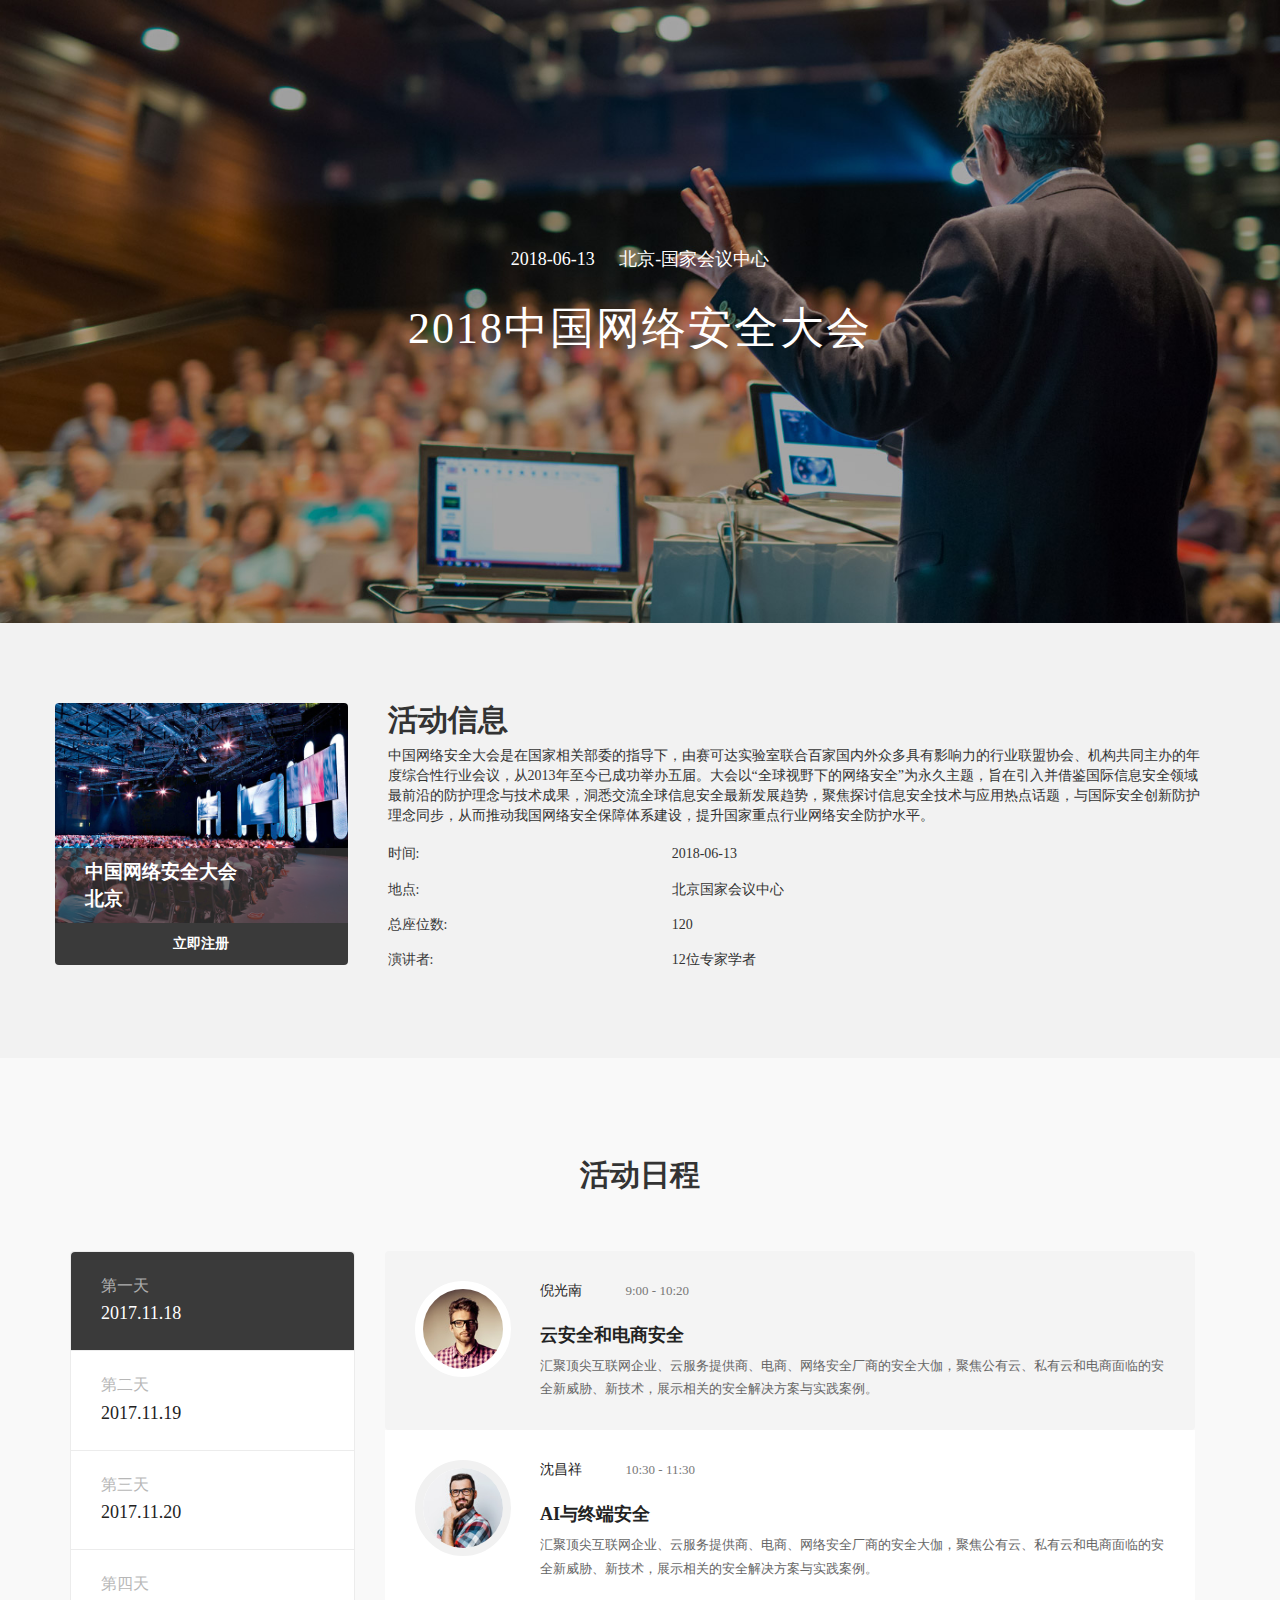
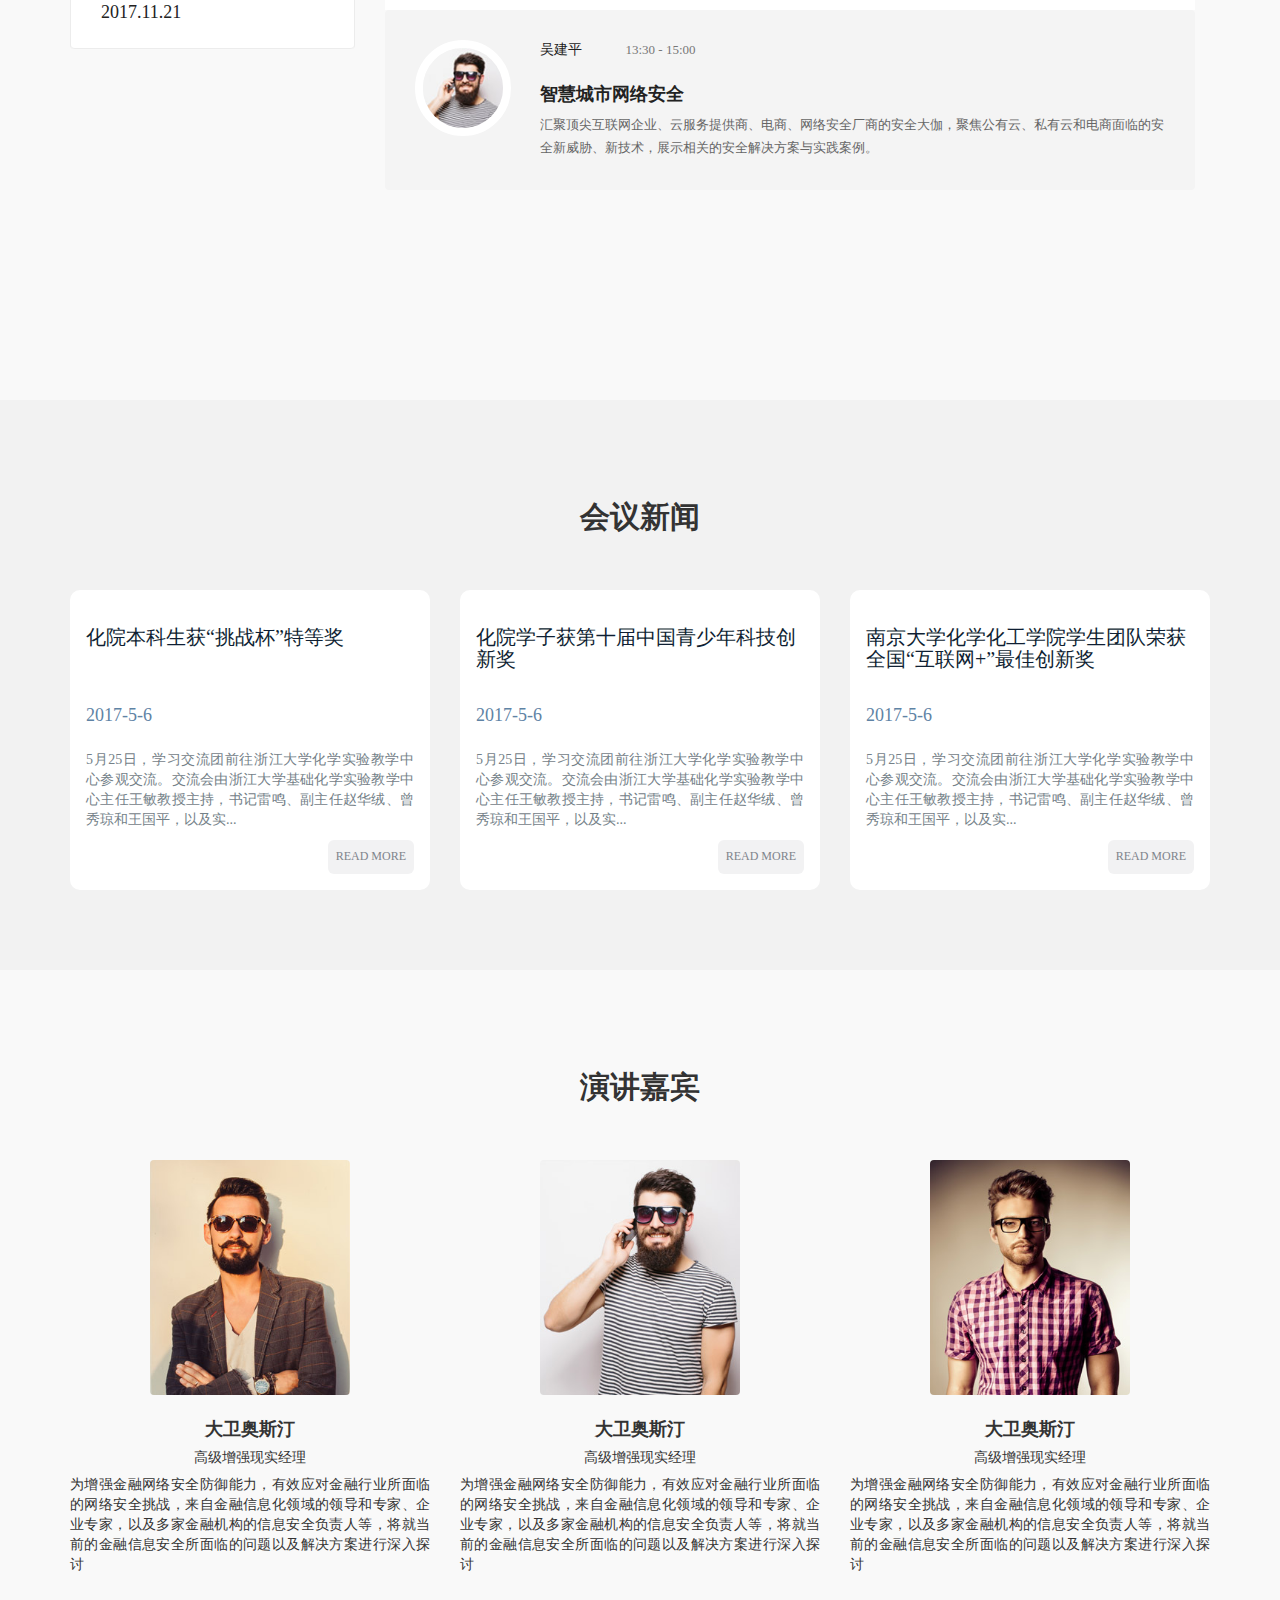
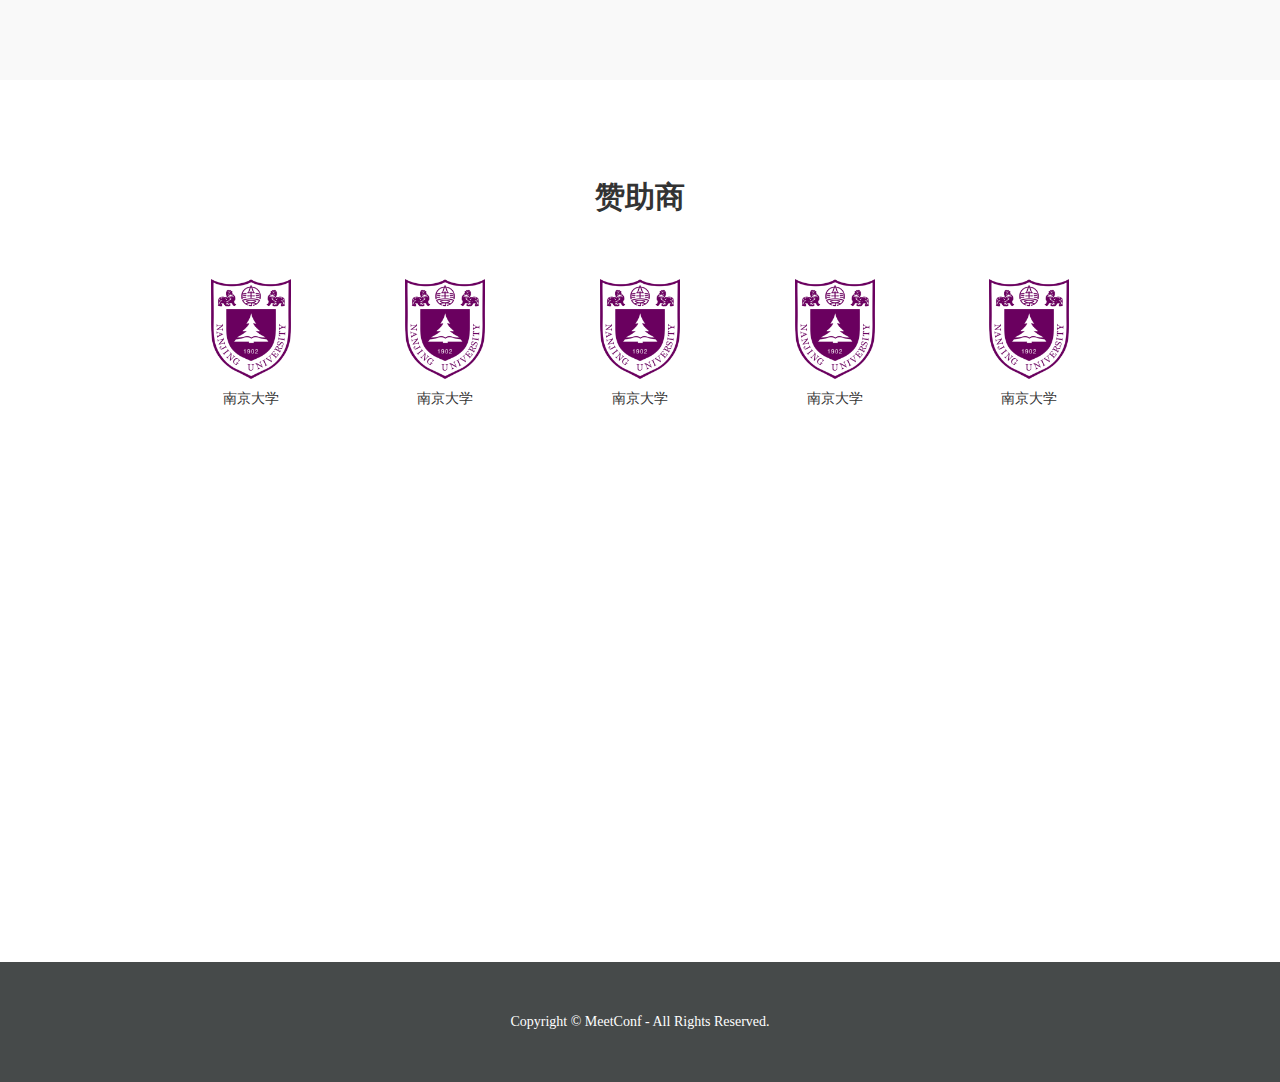
<file: meetconfmode-2/meeting.html>
<!DOCTYPE html>
<html lang="en">
<head>
    <meta charset="UTF-8">
    <meta http-equiv="X-UA-Compatible" content="IE=edge,chrome=1">
    <meta name="viewport" content="width=device-width, initial-scale=1, maximum-scale=1, user-scalable=no">
    <title>会议</title>
    <link rel="stylesheet" href="css/bootstrap.min.css">
    <link rel="stylesheet" href="css/icons.css">
    <!-- <link rel="stylesheet" href="css/idangerous.swiper.css"> -->
    <link rel="stylesheet" href="css/meeting.css">
    <!-- 避免IE使用兼容模式 -->
    <!--<meta http-equiv="X-UA-Compatible" content="IE=edge">-->
    <meta name="renderer" content="webkit">
    <script src="js/jquery-3.2.1.js"></script>
    <script src="js/bootstrap.min.js"></script>
    <!-- <script src="js/idangerous.swiper2.7.6.min.js"></script> -->
    <script src="js/meeting.js"></script>


     <!--百度地图API-->
    <!-- 密匙6lbr4qZ7nKyPo4bwGFguvFnbr4WTbgWt -->
    <link rel="stylesheet" href="css/meeting.css">
    <script type="text/javascript" src="http://api.map.baidu.com/api?v=3.0&ak=6lbr4qZ7nKyPo4bwGFguvFnbr4WTbgWt"></script>
    <script src='https://api.map.baidu.com/library/SearchInfoWindow/1.5/src/SearchInfoWindow_min.js' type='text/javascript'></script>
    

</head>
<body>
    
    <div class="main-container">
        <!-- header -->
        <header>
            <div class="container-fluid header-bg">
                <div class="header-title">
                    <h1 class="visible-xs">2018中国网络安全大会</h1>
                    <h4>
                        <span class="margin-right">2018-06-13</span>
                        <span>北京-国家会议中心</span>
                    </h4>
                    <h1 class="hidden-xs">2018中国网络安全大会</h1>
                </div>
            </div>
        </header>

        <!-- 会议信息 -->
        <div class="m-content-wrapper">
            <div class="container activityInfo">
                <div class="row">
                    <div class="flex-center img-wrapper col-xs-12 col-sm-3 col-md-3 col-lg-3 hidden-xs">
                        <div class="m-add">
                            <!-- <div class="m-imgAfter"> -->
                                <img class="img-responsive" src="img/image-5-thumb.jpg">
                            <!-- </div> -->
                        </div>
                        
                        <div class="img-caption">
                            <h2 class="caption-text">中国网络安全大会 
                                <br>
                                北京
                            </h2>
                        </div>
                        <a class="btn">立即注册</a>
                    </div>
    
                    <div class="visible-xs bgImg" style="background-image: url('img/image-5-thumb.jpg')">
                        <div class="img-caption">
                            <h4 class="caption-text">中国网络安全大会
                                <br> 
                                北京
                            </h4>
                        </div>
                    </div>
    
                    <div class="padding-left col-xs-12 col-sm-9 col-md-9 col-lg-9">
                        <h2>活动信息</h2>
                        <p>中国网络安全大会是在国家相关部委的指导下，由赛可达实验室联合百家国内外众多具有影响力的行业联盟协会、机构共同主办的年度综合性行业会议，从2013年至今已成功举办五届。大会以“全球视野下的网络安全”为永久主题，旨在引入并借鉴国际信息安全领域最前沿的防护理念与技术成果，洞悉交流全球信息安全最新发展趋势，聚焦探讨信息安全技术与应用热点话题，与国际安全创新防护理念同步，从而推动我国网络安全保障体系建设，提升国家重点行业网络安全防护水平。
                        </p>
                        <div class="row">
                            <div class="col-xs-12 col-sm-4 col-md-4 col-md-4">
                                <h5 class="color-1">时间:</h5>
                            </div>
                            <div class="col-xs-12 col-sm-8 col-md-8 col-md-8">
                                <h5>2018-06-13</h5>
                            </div>
                        </div>
                        <div class="row">
                            <div class="col-xs-12 col-sm-4 col-md-4 col-md-4">
                                <h5 class="color-1">地点:</h5>    
                            </div>
                            <div class="col-xs-12 col-sm-8 col-md-8 col-md-8">
                                <h5>北京国家会议中心</h5>
                            </div>
                        </div>
                        <div class="row">
                            <div class="col-xs-12 col-sm-4 col-md-4 col-md-4">
                                <h5 class="color-1">总座位数:</h5>
                            </div>
                            <div class="col-xs-12 col-sm-8 col-md-8 col-md-8">
                                <h5>120</h5>
                            </div>
                        </div>
                        <div class="row">
                            <div class="col-xs-12 col-sm-4 col-md-4 col-md-4">
                                <h5 class="color-1">演讲者:</h5>
                            </div>
                            <div class="col-xs-12 col-sm-8 col-md-8 col-md-8">
                                <h5>12位专家学者</h5>
                            </div>
                        </div>
                        <div class="visible-xs row">
                            <div class="flex-center col-xs-12 col-sm-4 col-md-4 col-md-4">
                                <a class="btn">立即注册</a>
                            </div>
                        </div>
                    </div>
                </div>
            </div>
        </div>

        <!-- 会议日程 -->
        <div class="m-content-wrapper">
            <div class="container eventShedule">
                <h2>活动日程</h2>
                <!-- 会议日期 -->
                <div class="row resp-tabs">
                    <div class="clo-xs-12 col-sm-3 col-md-3 col-lg-3  tabs-content">
                        <ul class="row resp-tabs-list">
        
                            <li class="resp-tabs-item resp-tabs-active" data-a="day-1">
                                <h4 class="time-1">第一天</h4>
                                <h4 class="time-2">2017.11.18</h4>
                            </li>
                            <li class="resp-tabs-item" data-a="day-2">
                                <h4 class="time-1">第二天</h4>
                                <h4 class="time-2">2017.11.19</h4>
                            </li>
                            <li class="resp-tabs-item" data-a="day-3">
                                <h4 class="time-1">第三天</h4>
                                <h4 class="time-2">2017.11.20</h4>
                            </li>
                            <li class="resp-tabs-item" data-a="day-4">
                                <h4 class="time-1">第四天</h4>
                                <h4 class="time-2">2017.11.21</h4>
                            </li>
                        </ul>
                    </div>
        
                    <!-- 会议流程 1-->
                    <div class="meeting-agenda-container col-xs-12 col-sm-9 col-md-9 col-lg-9" data-b="day-1">
                        <div>
                            
                            <div class="agenda-content">
                                <div class="inner-box">
                                    <div class="content">
                                        <div class="imgWrap">
                                            <img src="img/author-7-1.jpg" alt="">
                                        </div>
                                        <div class="name">倪光南</div>
                                        <div class="date">9:00 - 10:20</div>
                                        <h3>云安全和电商安全</h3>
                                        <div class="text">汇聚顶尖互联网企业、云服务提供商、电商、网络安全厂商的安全大伽，聚焦公有云、私有云和电商面临的安全新威胁、新技术，展示相关的安全解决方案与实践案例。</div>
                                    </div>
                                </div>
                            </div>
                            <div class="agenda-content">
                                <div class="inner-box">
                                    <div class="content">
                                        <div class="imgWrap">
                                            <img src="img/author-5-1.jpg" alt="">
                                        </div>
                                        <div class="name">沈昌祥</div>
                                        <div class="date">10:30 - 11:30</div>
                                        <h3>AI与终端安全</h3>
                                        <div class="text">汇聚顶尖互联网企业、云服务提供商、电商、网络安全厂商的安全大伽，聚焦公有云、私有云和电商面临的安全新威胁、新技术，展示相关的安全解决方案与实践案例。</div>
                                    </div>
                                </div>
                            </div>
                            <div class="agenda-content">
                                <div class="inner-box">
                                    <div class="content">
                                        <div class="imgWrap">
                                            <img src="img/author-1-2.jpg" alt="">
                                        </div>
                                        <div class="name">吴建平</div>
                                        <div class="date">13:30 - 15:00</div>
                                        <h3>智慧城市网络安全</h3>
                                        <div class="text">汇聚顶尖互联网企业、云服务提供商、电商、网络安全厂商的安全大伽，聚焦公有云、私有云和电商面临的安全新威胁、新技术，展示相关的安全解决方案与实践案例。</div>
                                    </div>
                                </div>
                            </div>
                        </div>
                        
                    </div>
        
                    <!-- 会议流程 2-->
                    <div class="meeting-agenda-container col-xs-12 col-sm-9 col-md-9 col-lg-9" data-b="day-2">
                            <div>
                                <div class="agenda-content">
                                    <div class="inner-box">
                                        <div class="content">
                                            <div class="imgWrap">
                                                <img src="img/author-1-2.jpg" alt="">
                                            </div>
                                            <div class="name">倪光南</div>
                                            <div class="date">9:00 - 10:20</div>
                                            <h3>云安全和电商安全</h3>
                                            <div class="text">汇聚顶尖互联网企业、云服务提供商、电商、网络安全厂商的安全大伽，聚焦公有云、私有云和电商面临的安全新威胁、新技术，展示相关的安全解决方案与实践案例。</div>
                                        </div>
                                    </div>
                                </div>
                                <div class="agenda-content">
                                    <div class="inner-box">
                                        <div class="content">
                                            <div class="imgWrap">
                                                <img src="img/author-5-1.jpg" alt="">
                                            </div>
                                            <div class="name">沈昌祥</div>
                                            <div class="date">10:30 - 11:30</div>
                                            <h3>AI与终端安全</h3>
                                            <div class="text">汇聚顶尖互联网企业、云服务提供商、电商、网络安全厂商的安全大伽，聚焦公有云、私有云和电商面临的安全新威胁、新技术，展示相关的安全解决方案与实践案例。</div>
                                        </div>
                                    </div>
                                </div>
                                <div class="agenda-content">
                                    <div class="inner-box">
                                        <div class="content">
                                            <div class="imgWrap">
                                                <img src="img/author-1-2.jpg" alt="">
                                            </div>
                                            <div class="name">吴建平</div>
                                            <div class="date">13:30 - 15:00</div>
                                            <h3>智慧城市网络安全</h3>
                                            <div class="text">汇聚顶尖互联网企业、云服务提供商、电商、网络安全厂商的安全大伽，聚焦公有云、私有云和电商面临的安全新威胁、新技术，展示相关的安全解决方案与实践案例。</div>
                                        </div>
                                    </div>
                                </div>
                            </div>
                            
                        </div>
                    <!-- 会议流程 3-->
                    <div class="meeting-agenda-container col-xs-12 col-sm-9 col-md-9 col-lg-9" data-b="day-3">
                            <div>
                                <div class="agenda-content">
                                    <div class="inner-box">
                                        <div class="content">
                                            <div class="imgWrap">
                                                <img src="img/author-5-1.jpg" alt="">
                                            </div>
                                            <div class="name">倪光南</div>
                                            <div class="date">9:00 - 10:20</div>
                                            <h3>云安全和电商安全</h3>
                                            <div class="text">汇聚顶尖互联网企业、云服务提供商、电商、网络安全厂商的安全大伽，聚焦公有云、私有云和电商面临的安全新威胁、新技术，展示相关的安全解决方案与实践案例。</div>
                                        </div>
                                    </div>
                                </div>
                                <div class="agenda-content">
                                    <div class="inner-box">
                                        <div class="content">
                                            <div class="imgWrap">
                                                <img src="img/author-5-1.jpg" alt="">
                                            </div>
                                            <div class="name">沈昌祥</div>
                                            <div class="date">10:30 - 11:30</div>
                                            <h3>AI与终端安全</h3>
                                            <div class="text">汇聚顶尖互联网企业、云服务提供商、电商、网络安全厂商的安全大伽，聚焦公有云、私有云和电商面临的安全新威胁、新技术，展示相关的安全解决方案与实践案例。</div>
                                        </div>
                                    </div>
                                </div>
                                <div class="agenda-content">
                                    <div class="inner-box">
                                        <div class="content">
                                            <div class="imgWrap">
                                                <img src="img/author-1-2.jpg" alt="">
                                            </div>
                                            <div class="name">吴建平</div>
                                            <div class="date">13:30 - 15:00</div>
                                            <h3>智慧城市网络安全</h3>
                                            <div class="text">汇聚顶尖互联网企业、云服务提供商、电商、网络安全厂商的安全大伽，聚焦公有云、私有云和电商面临的安全新威胁、新技术，展示相关的安全解决方案与实践案例。</div>
                                        </div>
                                    </div>
                                </div>
                            </div>
    
                        </div>
                    <!-- 会议流程 4-->
                    <div class="meeting-agenda-container col-xs-12 col-sm-9 col-md-9 col-lg-9" data-b="day-4">
                            <div>
                                <div class="agenda-content">
                                    <div class="inner-box">
                                        <div class="content">
                                            <div class="imgWrap">
                                                <img src="img/author-1-2.jpg" alt="">
                                            </div>
                                            <div class="name">倪光南</div>
                                            <div class="date">9:00 - 10:20</div>
                                            <h3>云安全和电商安全</h3>
                                            <div class="text">汇聚顶尖互联网企业、云服务提供商、电商、网络安全厂商的安全大伽，聚焦公有云、私有云和电商面临的安全新威胁、新技术，展示相关的安全解决方案与实践案例。</div>
                                        </div>
                                    </div>
                                </div>
                                <div class="agenda-content">
                                    <div class="inner-box">
                                        <div class="content">
                                            <div class="imgWrap">
                                                <img src="img/author-5-1.jpg" alt="">
                                            </div>
                                            <div class="name">沈昌祥</div>
                                            <div class="date">10:30 - 11:30</div>
                                            <h3>AI与终端安全</h3>
                                            <div class="text">汇聚顶尖互联网企业、云服务提供商、电商、网络安全厂商的安全大伽，聚焦公有云、私有云和电商面临的安全新威胁、新技术，展示相关的安全解决方案与实践案例。</div>
                                        </div>
                                    </div>
                                </div>
                                <div class="agenda-content">
                                    <div class="inner-box">
                                        <div class="content">
                                            <div class="imgWrap">
                                                <img src="img/author-1-2.jpg" alt="">
                                            </div>
                                            <div class="name">吴建平</div>
                                            <div class="date">13:30 - 15:00</div>
                                            <h3>智慧城市网络安全</h3>
                                            <div class="text">汇聚顶尖互联网企业、云服务提供商、电商、网络安全厂商的安全大伽，聚焦公有云、私有云和电商面临的安全新威胁、新技术，展示相关的安全解决方案与实践案例。</div>
                                        </div>
                                    </div>
                                </div>
                            </div>
    
                        </div>
        
        
                </div>
        
        
            </div>
        </div>


        <!-- 会议新闻 -->
        <div class="m-content-wrapper">
            <div class="container news">
                <div class="news-header">
                    <h2>会议新闻</h2>
                </div>
        
                <div class="row">
                    <div class="col-xs-12 col-sm-4 col-md-4 col-lg-4">
                        <div class="news-content">
                            <h3 class="news-title">化院本科生获“挑战杯”特等奖</h3>
                            <h4 class="news-date">2017-5-6</h4>
                            <p class="news-text">5月25日，学习交流团前往浙江大学化学实验教学中心参观交流。交流会由浙江大学基础化学实验教学中心主任王敏教授主持，书记雷鸣、副主任赵华绒、曾秀琼和王国平，以及实验课程负责人等19位教师与学习交流团10位成员进行交流研讨。双方分别介绍化学实验教学中心总体情况、近些年的实践教学改革思路，双方教师就实验课程设置、教学内容、分层次教学情况、实验师资队伍（特别是青年实验技术队伍）、研究生助教、实验室安全管理、安全文化建设、工作中面临的共同难点等主题进行广泛深入交流。随后学习交流团成员深入浙江大学化学实验教学中心实验室进行调研，并围绕实验室建设细节展开讨论。此次交流取得良好成效，促进了两校化学实验教学中心的相互了解，也为开展工作拓宽了思路。通过一整天的交流，双方受益匪浅，双方约定今后将进一步加强双边交流，适时开展实验教学研讨，为建设化学国家级实验教学示范中心协同努力。
                            </p>
                            <a class="read-more" data-toggle="modal" data-target="#myModal">READ MORE</a>
                        </div>
                        <!-- Modal -->
                        <div class="modal fade" id="myModal" tabindex="-1" role="dialog" aria-labelledby="myModalLabel">
                            <div class="modal-dialog" role="document">
                                <div class="modal-content">
                                    <div class="modal-header">
                                        <button type="button" class="close" data-dismiss="modal" aria-label="Close">
                                            <span aria-hidden="true">&times;</span>
                                        </button>
                                        <h4 class="modal-title" id="myModalLabel">化院本科生获“挑战杯”特等奖</h4>
                                    </div>
                                    <div class="modal-body">
                                        <p>&nbsp;&nbsp;&nbsp;&nbsp;&nbsp;&nbsp;&nbsp;&nbsp;5月25日，学习交流团前往浙江大学化学实验教学中心参观交流。交流会由浙江大学基础化学实验教学中心主任王敏教授主持，书记雷鸣、副主任赵华绒、曾秀琼和王国平，以及实验课程负责人等19位教师与学习交流团10位成员进行交流研讨。双方分别介绍化学实验教学中心总体情况、近些年的实践教学改革思路，双方教师就实验课程设置、教学内容、分层次教学情况、实验师资队伍（特别是青年实验技术队伍）、研究生助教、实验室安全管理、安全文化建设、工作中面临的共同难点等主题进行广泛深入交流。随后学习交流团成员深入浙江大学化学实验教学中心实验室进行调研，并围绕实验室建设细节展开讨论。此次交流取得良好成效，促进了两校化学实验教学中心的相互了解，也为开展工作拓宽了思路。通过一整天的交流，双方受益匪浅，双方约定今后将进一步加强双边交流，适时开展实验教学研讨，为建设化学国家级实验教学示范中心协同努力。
                                        </p>
                                    </div>
                                </div>
                            </div>
                        </div>
                    </div>
                    <div class="col-xs-12 col-sm-4 col-md-4 col-lg-4">
                        <div class="news-content">
                            <h3 class="news-title">化院学子获第十届中国青少年科技创新奖</h3>
                            <h4 class="news-date">2017-5-6</h4>
                            <p class="news-text">5月25日，学习交流团前往浙江大学化学实验教学中心参观交流。交流会由浙江大学基础化学实验教学中心主任王敏教授主持，书记雷鸣、副主任赵华绒、曾秀琼和王国平，以及实验课程负责人等19位教师与学习交流团10位成员进行交流研讨。双方分别介绍化学实验教学中心总体情况、近些年的实践教学改革思路，双方教师就实验课程设置、教学内容、分层次教学情况、实验师资队伍（特别是青年实验技术队伍）、研究生助教、实验室安全管理、安全文化建设、工作中面临的共同难点等主题进行广泛深入交流。随后学习交流团成员深入浙江大学化学实验教学中心实验室进行调研，并围绕实验室建设细节展开讨论。此次交流取得良好成效，促进了两校化学实验教学中心的相互了解，也为开展工作拓宽了思路。通过一整天的交流，双方受益匪浅，双方约定今后将进一步加强双边交流，适时开展实验教学研讨，为建设化学国家级实验教学示范中心协同努力。
                            </p>
                            <a class="read-more" data-toggle="modal" data-target="#myModal">READ MORE</a>
                        </div>
                        <!-- Modal -->
                        <div class="modal fade" id="myModal" tabindex="-1" role="dialog" aria-labelledby="myModalLabel">
                            <div class="modal-dialog" role="document">
                                <div class="modal-content">
                                    <div class="modal-header">
                                        <button type="button" class="close" data-dismiss="modal" aria-label="Close">
                                            <span aria-hidden="true">&times;</span>
                                        </button>
                                        <h4 class="modal-title" id="myModalLabel">化院学子获第十届中国青少年科技创新奖</h4>
                                    </div>
                                    <div class="modal-body">
                                        <p>&nbsp;&nbsp;&nbsp;&nbsp;&nbsp;&nbsp;&nbsp;&nbsp;5月25日，学习交流团前往浙江大学化学实验教学中心参观交流。交流会由浙江大学基础化学实验教学中心主任王敏教授主持，书记雷鸣、副主任赵华绒、曾秀琼和王国平，以及实验课程负责人等19位教师与学习交流团10位成员进行交流研讨。双方分别介绍化学实验教学中心总体情况、近些年的实践教学改革思路，双方教师就实验课程设置、教学内容、分层次教学情况、实验师资队伍（特别是青年实验技术队伍）、研究生助教、实验室安全管理、安全文化建设、工作中面临的共同难点等主题进行广泛深入交流。随后学习交流团成员深入浙江大学化学实验教学中心实验室进行调研，并围绕实验室建设细节展开讨论。此次交流取得良好成效，促进了两校化学实验教学中心的相互了解，也为开展工作拓宽了思路。通过一整天的交流，双方受益匪浅，双方约定今后将进一步加强双边交流，适时开展实验教学研讨，为建设化学国家级实验教学示范中心协同努力。
                                        </p>
                                    </div>
                                </div>
                            </div>
                        </div>
                    </div>
                    <div class="col-xs-12 col-sm-4 col-md-4 col-lg-4">
                        <div class="news-content">
                            <h3 class="news-title">南京大学化学化工学院学生团队荣获全国“互联网+”最佳创新奖</h3>
                            <h4 class="news-date">2017-5-6</h4>
                            <p class="news-text">5月25日，学习交流团前往浙江大学化学实验教学中心参观交流。交流会由浙江大学基础化学实验教学中心主任王敏教授主持，书记雷鸣、副主任赵华绒、曾秀琼和王国平，以及实验课程负责人等19位教师与学习交流团10位成员进行交流研讨。双方分别介绍化学实验教学中心总体情况、近些年的实践教学改革思路，双方教师就实验课程设置、教学内容、分层次教学情况、实验师资队伍（特别是青年实验技术队伍）、研究生助教、实验室安全管理、安全文化建设、工作中面临的共同难点等主题进行广泛深入交流。随后学习交流团成员深入浙江大学化学实验教学中心实验室进行调研，并围绕实验室建设细节展开讨论。此次交流取得良好成效，促进了两校化学实验教学中心的相互了解，也为开展工作拓宽了思路。通过一整天的交流，双方受益匪浅，双方约定今后将进一步加强双边交流，适时开展实验教学研讨，为建设化学国家级实验教学示范中心协同努力。
                            </p>
                            <a class="read-more" data-toggle="modal" data-target="#myModal">READ MORE</a>
                        </div>
                        <!-- Modal -->
                        <div class="modal fade" id="myModal" tabindex="-1" role="dialog" aria-labelledby="myModalLabel">
                            <div class="modal-dialog" role="document">
                                <div class="modal-content">
                                    <div class="modal-header">
                                        <button type="button" class="close" data-dismiss="modal" aria-label="Close">
                                            <span aria-hidden="true">&times;</span>
                                        </button>
                                        <h4 class="modal-title" id="myModalLabel">南京大学化学化工学院学生团队荣获全国“互联网+”最佳创新奖</h4>
                                    </div>
                                    <div class="modal-body">
                                        <p>&nbsp;&nbsp;&nbsp;&nbsp;&nbsp;&nbsp;&nbsp;&nbsp;5月25日，学习交流团前往浙江大学化学实验教学中心参观交流。交流会由浙江大学基础化学实验教学中心主任王敏教授主持，书记雷鸣、副主任赵华绒、曾秀琼和王国平，以及实验课程负责人等19位教师与学习交流团10位成员进行交流研讨。双方分别介绍化学实验教学中心总体情况、近些年的实践教学改革思路，双方教师就实验课程设置、教学内容、分层次教学情况、实验师资队伍（特别是青年实验技术队伍）、研究生助教、实验室安全管理、安全文化建设、工作中面临的共同难点等主题进行广泛深入交流。随后学习交流团成员深入浙江大学化学实验教学中心实验室进行调研，并围绕实验室建设细节展开讨论。此次交流取得良好成效，促进了两校化学实验教学中心的相互了解，也为开展工作拓宽了思路。通过一整天的交流，双方受益匪浅，双方约定今后将进一步加强双边交流，适时开展实验教学研讨，为建设化学国家级实验教学示范中心协同努力。
                                        </p>
                                    </div>
                                </div>
                            </div>
                        </div>
                    </div>
                </div>
        
        
            </div>
        </div>
        
        
        <!-- 演讲嘉宾 -->
        <div class="m-content-wrapper">
            <div class="container speakers">
                <h2>演讲嘉宾</h2>
                <div class="row speakers-content">
                    <div class="col-xs-12 col-sm-4 col-md-4 col-lg-4">
                        <img src="img/speaker-1.jpg" alt="">
                        <h4>大卫奥斯汀</h4>
                        <h5>高级增强现实经理</h5>
                        <p>为增强金融网络安全防御能力，有效应对金融行业所面临的网络安全挑战，来自金融信息化领域的领导和专家、企业专家，以及多家金融机构的信息安全负责人等，将就当前的金融信息安全所面临的问题以及解决方案进行深入探讨
        
                        </p>
                    </div>
                    <div class="col-xs-12 col-sm-4 col-md-4 col-lg-4">
                        <img src="img/speaker-2.jpg" alt="">
                        <h4>大卫奥斯汀</h4>
                        <h5>高级增强现实经理</h5>
                        <p>为增强金融网络安全防御能力，有效应对金融行业所面临的网络安全挑战，来自金融信息化领域的领导和专家、企业专家，以及多家金融机构的信息安全负责人等，将就当前的金融信息安全所面临的问题以及解决方案进行深入探讨
        
                        </p>
                    </div>
                    <div class="col-xs-12 col-sm-4 col-md-4 col-lg-4">
                        <img src="img/speaker-3.jpg" alt="">
                        <h4>大卫奥斯汀</h4>
                        <h5>高级增强现实经理</h5>
                        <p>为增强金融网络安全防御能力，有效应对金融行业所面临的网络安全挑战，来自金融信息化领域的领导和专家、企业专家，以及多家金融机构的信息安全负责人等，将就当前的金融信息安全所面临的问题以及解决方案进行深入探讨
        
                        </p>
                    </div>
                </div>
        
            </div>
        </div>

        

        <!-- Our generous sponsors -->
        <div class="sponsors-wrapper">
            <div class="container sponsors">
                <h2>赞助商</h2>
                <div class="sponsors-logo">
                    <div class="s-info">
                        <img src="img/nd.jpg" alt="">
                        <div class="s-name">南京大学</div>
                    </div>
                    <div class="s-info">
                        <img src="img/nd.jpg" alt="">
                        <div class="s-name">南京大学</div>
                    </div>
                    <div class="s-info">
                        <img src="img/nd.jpg" alt="">
                        <div class="s-name">南京大学</div>
                    </div>
                    <div class="s-info">
                        <img src="img/nd.jpg" alt="">
                        <div class="s-name">南京大学</div>
                    </div>
                    <div class="s-info">
                        <img src="img/nd.jpg" alt="">
                        <div class="s-name">南京大学</div>
                    </div>
                </div>
            </div>
        </div>

        <!-- map -->
        <div class="container-fluid map-container nav-doc" id="map-container"></div>
        <!--百度地图API-->
        <script>
            $(function () {
                // 初始化地图逻辑
                // 首先创建地图实例，之后用一个Point坐标点和缩放级别来初始化地图。
                // 创建地图实例
                var map = new BMap.Map("map-container");
                //  设置地图样式，通过百度地图提供的样式模板，选择地图样式
                map.setMapStyle({ style: 'grayscale' });

                // 创建点坐标
                var point = new BMap.Point(118.9069664, 32.1275042)
                // 初始化地图，设置中心点坐标和地图级别
                map.centerAndZoom(point, 12);
                // 设置地图城市，注意当地图初始化时的类型设置为BMAP_PERSPECTIVE_MAP时，
                // 需要在调用centerAndZoom之前调用此方法设置地图所在城市。
                map.setCurrentCity("南京");
                // 注意：初始化的坐标应与您设置的城市对应，否则地图将无法正常显示。

                // 禁用滚轮放大缩小。
                // map.disableScrollWheelZoom();
                $("#map-container").click(function () {
                    // 开启鼠标滚轮缩放，默认禁用。
                    map.enableScrollWheelZoom(true);
                });

                var myIcon = new BMap.Icon("img/map-point3.png", new BMap.Size(32, 32), {
                    // 指定定位位置
                    offset: new BMap.Size(10, 25)
                    // 当需要从一幅较大的图片中截取某部分作为标注图标时，需要指定大图的偏移位置
                    // imageOffset: new BMap.Size(0, 0 - i * 25)
                    // 设置图片偏移
                });
                var marker = new BMap.Marker(point, { icon: myIcon });
                map.addOverlay(marker);

            })
        </script>

        <!-- footer -->
        <div class="container-fluid footer">
            <p>Copyright © MeetConf - All Rights Reserved.</p>
        </div>

        <!-- go to top -->
        <div id="toTop" class="toTopButton" style="display: none">
            <i class="iconfont top-icon">&#xe64e;</i>
        </div>

    </div>






</body>
</html>
</file>
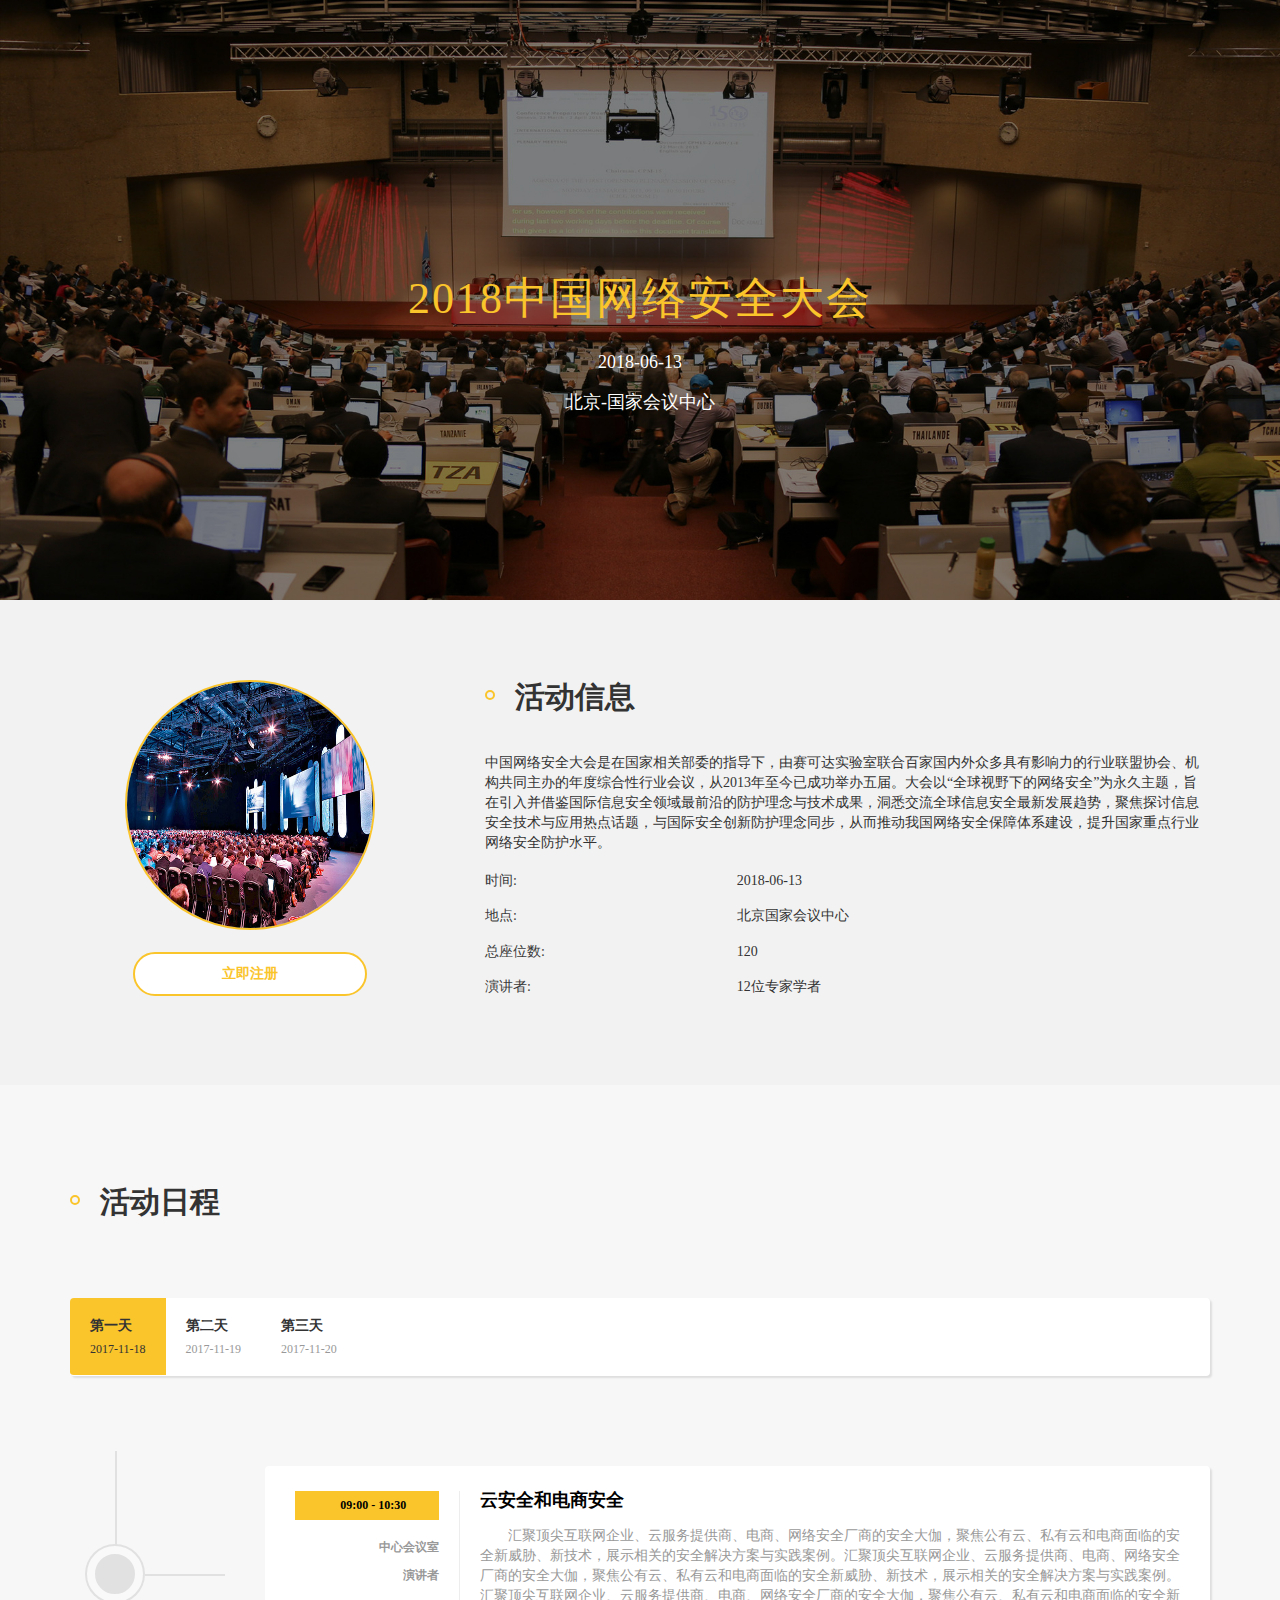
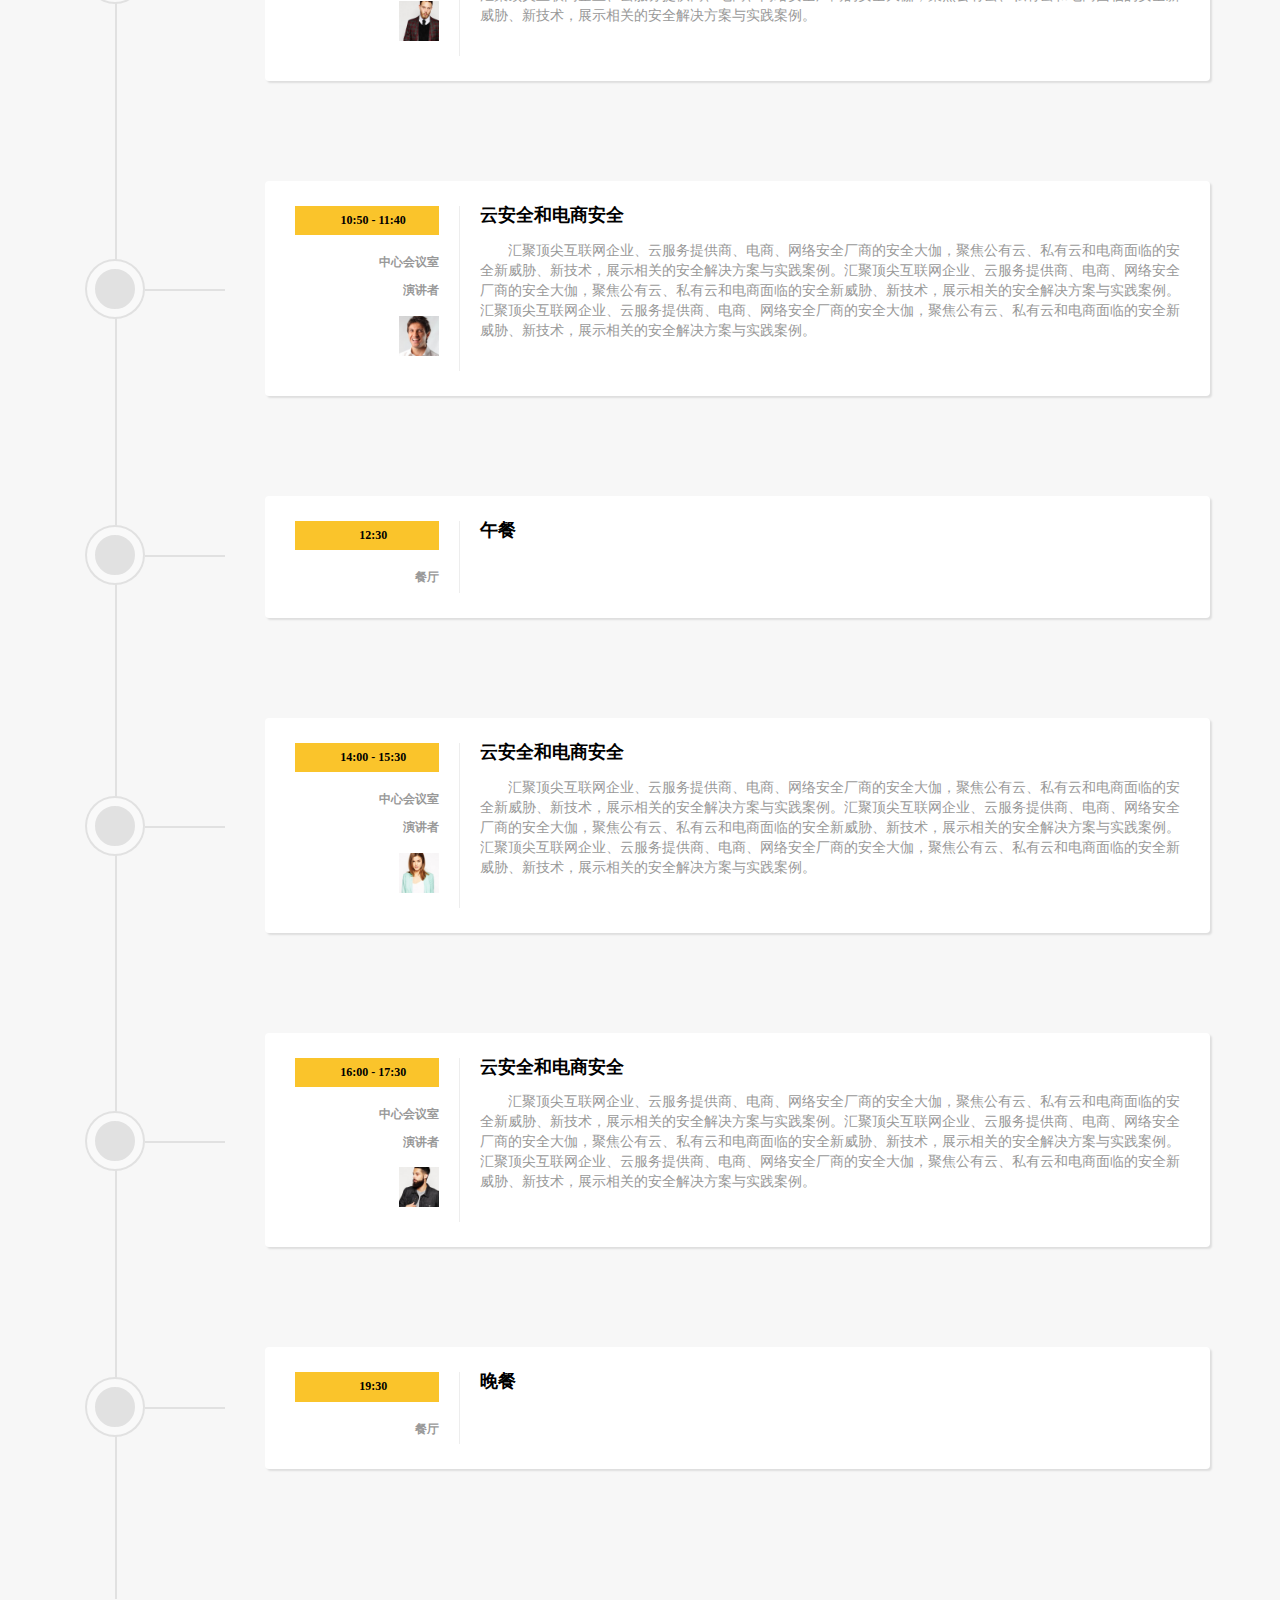
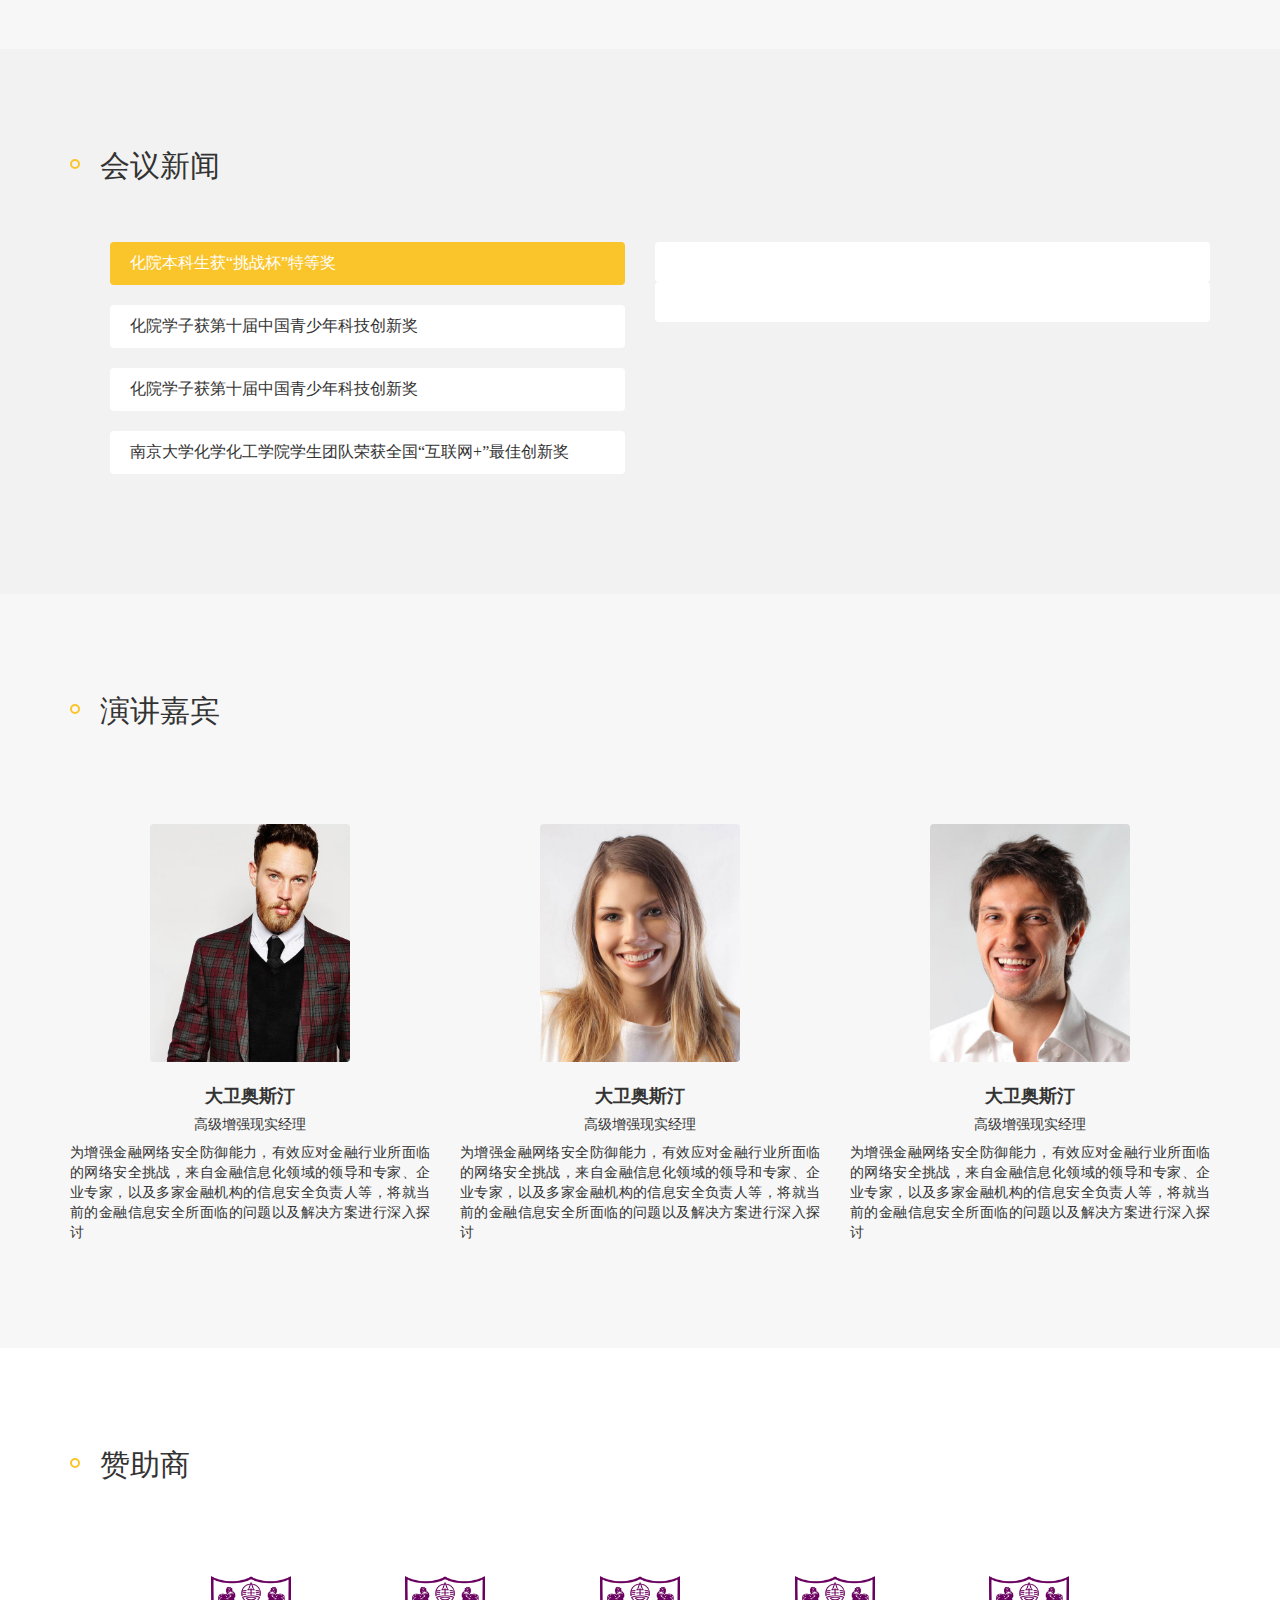
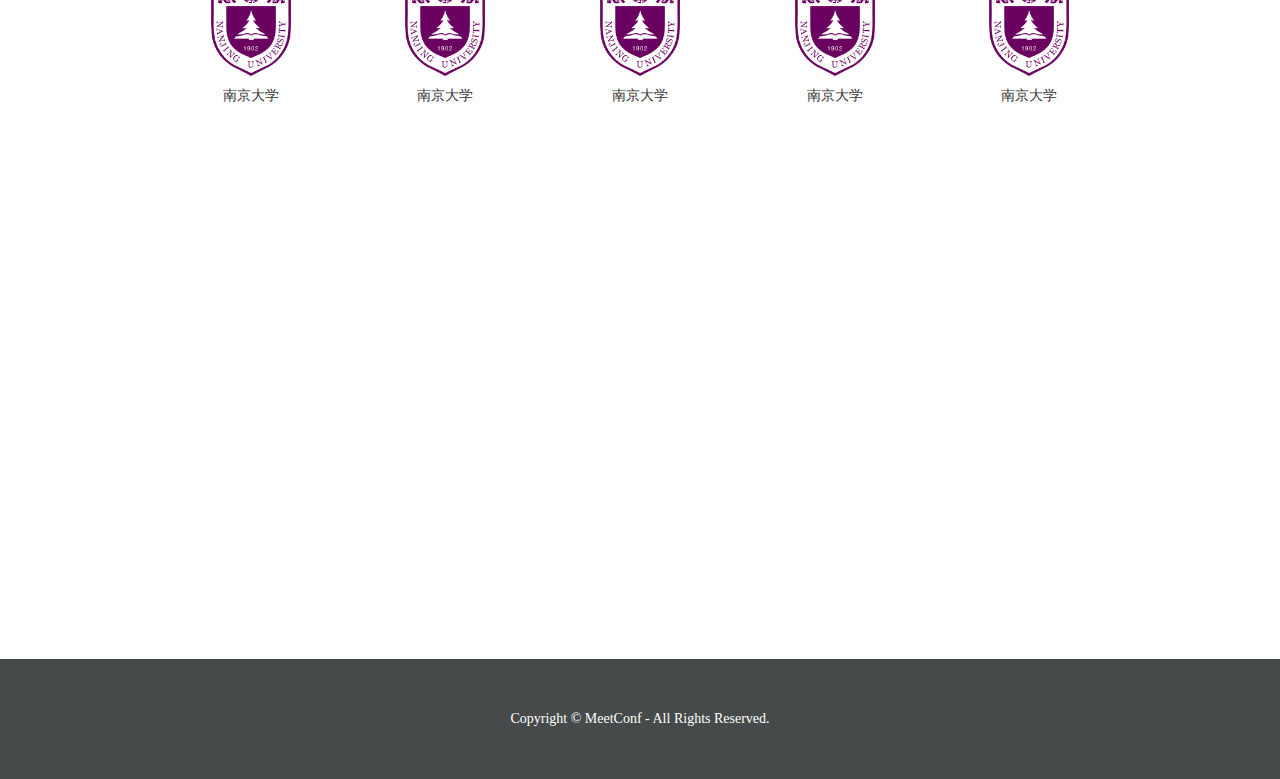
<file: meetconfmode-3/meeting.html>
<!DOCTYPE html>
<html lang="en">
<head>
    <meta charset="UTF-8">
    <meta http-equiv="X-UA-Compatible" content="IE=edge,chrome=1">
    <meta name="viewport" content="width=device-width, initial-scale=1, maximum-scale=1, user-scalable=no">
    <title>会议</title>
    <link rel="stylesheet" href="css/bootstrap.min.css">
    <link rel="stylesheet" href="css/icons.css">
    <!-- <link rel="stylesheet" href="css/idangerous.swiper.css"> -->
    <link rel="stylesheet" href="css/meeting.css">
    <!-- 避免IE使用兼容模式 -->
    <!--<meta http-equiv="X-UA-Compatible" content="IE=edge">-->
    <meta name="renderer" content="webkit">
    <script src="js/jquery-3.2.1.js"></script>
    <script src="js/bootstrap.min.js"></script>
    <!-- <script src="js/idangerous.swiper2.7.6.min.js"></script> -->
    <script src="js/meeting.js"></script>

    <!--百度地图API-->
    <!-- 密匙6lbr4qZ7nKyPo4bwGFguvFnbr4WTbgWt -->
    <link rel="stylesheet" href="css/meeting.css">
    <script type="text/javascript" src="http://api.map.baidu.com/api?v=3.0&ak=6lbr4qZ7nKyPo4bwGFguvFnbr4WTbgWt"></script>
    <script src='https://api.map.baidu.com/library/SearchInfoWindow/1.5/src/SearchInfoWindow_min.js' type='text/javascript'></script>

</head>
<body>
    
    <div class="main-container">
        <!-- header -->
        <header>
            <div class="container-fluid header-bg">
                <div class="header-title">
                    <h1>2018中国网络安全大会</h1>
                    <h4>
                        <div class="meeting-time">2018-06-13</div>
                        <div class="meeting-location">北京-国家会议中心</div>
                    </h4>
                </div>
            </div>
        </header>

        <!-- 会议信息 -->
        <div class="m-content-wrapper">
            <div class="container activityInfo">
                <div class="row">
                    <!-- 活动信息-图片 -->
                    <div class="flex-center img-wrapper hidden-xs col-xs-12 col-sm-4 col-md-4 col-lg-4">
                        <div class="m-add">
                            <img class="img-responsive" src="img/image-5-thumb.jpg">
                        </div>
                        <!-- <div class="img-caption">
                            <h2 class="caption-text">中国网络安全大会
                                <br> 北京
                            </h2>
                        </div> -->
                        <a class="btn">立即注册</a>
                    </div>

                    <!-- 活动信息-图片 -->
                    <div class="visible-xs bgImg" style="background-image: url('img/image-5-thumb.jpg')">
                        <div class="img-caption">
                            <h4 class="caption-text">中国网络安全大会
                                <br> 北京
                            </h4>
                        </div>
                    </div>
                    <!-- 活动信息 -->
                    <div class="padding-left col-xs-12 col-sm-8 col-md-8 col-lg-8">
                        <!-- <h2>活动信息</h2> -->
                        <div class="event-heading">
                            <div class="heading-inner">
                                <h2>活动信息</h2>
                            </div>
                        </div>
                        <p>中国网络安全大会是在国家相关部委的指导下，由赛可达实验室联合百家国内外众多具有影响力的行业联盟协会、机构共同主办的年度综合性行业会议，从2013年至今已成功举办五届。大会以“全球视野下的网络安全”为永久主题，旨在引入并借鉴国际信息安全领域最前沿的防护理念与技术成果，洞悉交流全球信息安全最新发展趋势，聚焦探讨信息安全技术与应用热点话题，与国际安全创新防护理念同步，从而推动我国网络安全保障体系建设，提升国家重点行业网络安全防护水平。
                        </p>
                        <div class="row">
                            <div class="col-xs-12 col-sm-4 col-md-4 col-md-4">
                                <h5 class="color-1">时间:</h5>
                            </div>
                            <div class="col-xs-12 col-sm-8 col-md-8 col-md-8">
                                <h5>2018-06-13</h5>
                            </div>
                        </div>
                        <div class="row">
                            <div class="col-xs-12 col-sm-4 col-md-4 col-md-4">
                                <h5 class="color-1">地点:</h5>    
                            </div>
                            <div class="col-xs-12 col-sm-8 col-md-8 col-md-8">
                                <h5>北京国家会议中心</h5>
                            </div>
                        </div>
                        <div class="row">
                            <div class="col-xs-12 col-sm-4 col-md-4 col-md-4">
                                <h5 class="color-1">总座位数:</h5>
                            </div>
                            <div class="col-xs-12 col-sm-8 col-md-8 col-md-8">
                                <h5>120</h5>
                            </div>
                        </div>
                        <div class="row">
                            <div class="col-xs-12 col-sm-4 col-md-4 col-md-4">
                                <h5 class="color-1">演讲者:</h5>
                            </div>
                            <div class="col-xs-12 col-sm-8 col-md-8 col-md-8">
                                <h5>12位专家学者</h5>
                            </div>
                        </div>
                        <div class="visible-xs row">
                            <div class="flex-center col-xs-12 col-sm-4 col-md-4 col-md-4">
                                <a class="btn">立即注册</a>
                            </div>
                        </div>
                    </div>
                    
                </div>
            </div>
        </div>
      
        <!-- 会议日程 -->
        <div class="m-content-wrapper">
            <div class="container eventShedule">
                <div class="event-heading">
                    <div class="heading-inner">
                        <h2>活动日程</h2>
                    </div>
                </div>

                <!-- 会议日期 -->
                <div class="resp-tabs">
                    <ul class="resp-tabs-list">
                        <li class="resp-tabs-item resp-tabs-active" data-a="day-1">
                            <h4 class="time-1">第一天</h4>
                            <h4 class="time-2">2017-11-18</h4>
                        </li>
                        <li class="resp-tabs-item" data-a="day-2">
                            <h4 class="time-1">第二天</h4>
                            <h4 class="time-2">2017-11-19</h4>
                        </li>
                        <li class="resp-tabs-item" data-a="day-3">
                            <h4 class="time-1">第三天</h4>
                            <h4 class="time-2">2017-11-20</h4>
                        </li>
                    </ul>
                </div>

                <!-- 会议流程 1-->
                <div class="meeting-agenda-container" data-b="day-1">
                    <div>
                        <div class="row agenda-content">
                            <div class="hidden-xs  col-sm-2 col-md-2 col-lg-2">
                                <div class="left-circle"></div>
                            </div>
                            <div class="col-xs-12 col-sm-10 col-md-10 col-lg-10">
                                <div class="content-text">
                                    <div class="left">
                                        <div class="m-time">
                                            <i class="iconfont">&#xe63b;</i>
                                            <span>09:00 - 10:30</span>
                                        </div>
                                        <div class="m-room">
                                            <i class="iconfont">&#xe620;</i>
                                            <span>中心会议室</span>
                                        </div>
                                        <div class="m-speaker">
                                            <i class="iconfont">&#xe736;</i>
                                            <span class="speakers">演讲者</span>
                                        </div>
                                        <ul class="speakers-img">
                                            <li>
                                                <img src="img/speaker-1-200x200.jpg" alt="">
                                            </li>
                                        </ul>
                                    </div>
                                    <div class="right">
                                        <h3 class="m-title">云安全和电商安全</h3>
                                        <p class="m-text">汇聚顶尖互联网企业、云服务提供商、电商、网络安全厂商的安全大伽，聚焦公有云、私有云和电商面临的安全新威胁、新技术，展示相关的安全解决方案与实践案例。汇聚顶尖互联网企业、云服务提供商、电商、网络安全厂商的安全大伽，聚焦公有云、私有云和电商面临的安全新威胁、新技术，展示相关的安全解决方案与实践案例。汇聚顶尖互联网企业、云服务提供商、电商、网络安全厂商的安全大伽，聚焦公有云、私有云和电商面临的安全新威胁、新技术，展示相关的安全解决方案与实践案例。
                                        </p>
                                    </div>
                                </div>
                            </div>
                        </div>
                        <div class="row agenda-content">
                            <div class="hidden-xs  col-sm-2 col-md-2 col-lg-2">
                                <div class="left-circle"></div>
                            </div>
                            <div class="col-xs-12 col-sm-10 col-md-10 col-lg-10">
                                <div class="content-text">
                                    <div class="left">
                                        <div class="m-time">
                                            <i class="iconfont">&#xe63b;</i>
                                            <span>10:50 - 11:40</span>
                                        </div>
                                        <div class="m-room">
                                            <i class="iconfont">&#xe620;</i>
                                            <span>中心会议室</span>
                                        </div>
                                        <div class="m-speaker">
                                            <i class="iconfont">&#xe736;</i>
                                            <span class="speakers">演讲者</span>
                                        </div>
                                        <ul class="speakers-img">
                                            <li>
                                                <img src="img/speaker-3-200x200.jpg" alt="">
                                            </li>
                                        </ul>
                                    </div>
                                    <div class="right">
                                        <h3 class="m-title">云安全和电商安全</h3>
                                        <p class="m-text">汇聚顶尖互联网企业、云服务提供商、电商、网络安全厂商的安全大伽，聚焦公有云、私有云和电商面临的安全新威胁、新技术，展示相关的安全解决方案与实践案例。汇聚顶尖互联网企业、云服务提供商、电商、网络安全厂商的安全大伽，聚焦公有云、私有云和电商面临的安全新威胁、新技术，展示相关的安全解决方案与实践案例。汇聚顶尖互联网企业、云服务提供商、电商、网络安全厂商的安全大伽，聚焦公有云、私有云和电商面临的安全新威胁、新技术，展示相关的安全解决方案与实践案例。
                                        </p>
                                    </div>
                                </div>
                            </div>
                        </div>
                        <div class="row agenda-content">
                            <div class="hidden-xs  col-sm-2 col-md-2 col-lg-2">
                                <div class="m-left-circle"></div>
                            </div>
                            <div class="col-xs-12 col-sm-10 col-md-10 col-lg-10">
                                <div class="content-text">
                                    <div class="left">
                                        <div class="m-time">
                                            <i class="iconfont">&#xe63b;</i>
                                            <span>12:30</span>
                                        </div>
                                        <div class="m-room">
                                            <i class="iconfont">&#xe620;</i>
                                            <span>餐厅</span>
                                        </div>
                                    </div>
                                    <div class="right">
                                        <h3 class="m-title">午餐</h3>
                                    </div>
                                </div>
                            </div>
                        </div>
                        <div class="row agenda-content">
                            <div class="hidden-xs  col-sm-2 col-md-2 col-lg-2">
                                <div class="left-circle"></div>
                            </div>
                            <div class="col-xs-12 col-sm-10 col-md-10 col-lg-10">
                                <div class="content-text">
                                    <div class="left">
                                        <div class="m-time">
                                            <i class="iconfont">&#xe63b;</i>
                                            <span>14:00 - 15:30</span>
                                        </div>
                                        <div class="m-room">
                                            <i class="iconfont">&#xe620;</i>
                                            <span>中心会议室</span>
                                        </div>
                                        <div class="m-speaker">
                                            <i class="iconfont">&#xe736;</i>
                                            <span class="speakers">演讲者</span>
                                        </div>
                                        <ul class="speakers-img">
                                            <li>
                                                <img src="img/speaker-5-200x200.jpg" alt="">
                                            </li>
                                        </ul>
                                    </div>
                                    <div class="right">
                                        <h3 class="m-title">云安全和电商安全</h3>
                                        <p class="m-text">汇聚顶尖互联网企业、云服务提供商、电商、网络安全厂商的安全大伽，聚焦公有云、私有云和电商面临的安全新威胁、新技术，展示相关的安全解决方案与实践案例。汇聚顶尖互联网企业、云服务提供商、电商、网络安全厂商的安全大伽，聚焦公有云、私有云和电商面临的安全新威胁、新技术，展示相关的安全解决方案与实践案例。汇聚顶尖互联网企业、云服务提供商、电商、网络安全厂商的安全大伽，聚焦公有云、私有云和电商面临的安全新威胁、新技术，展示相关的安全解决方案与实践案例。
                                        </p>
                                    </div>
                                </div>
                            </div>
                        </div>
                        <div class="row agenda-content">
                            <div class="hidden-xs  col-sm-2 col-md-2 col-lg-2">
                                <div class="left-circle"></div>
                            </div>
                            <div class="col-xs-12 col-sm-10 col-md-10 col-lg-10">
                                <div class="content-text">
                                    <div class="left">
                                        <div class="m-time">
                                            <i class="iconfont">&#xe63b;</i>
                                            <span>16:00 - 17:30</span>
                                        </div>
                                        <div class="m-room">
                                            <i class="iconfont">&#xe620;</i>
                                            <span>中心会议室</span>
                                        </div>
                                        <div class="m-speaker">
                                            <i class="iconfont">&#xe736;</i>
                                            <span class="speakers">演讲者</span>
                                        </div>
                                        <ul class="speakers-img">
                                            <li>
                                                <img src="img/speaker-7-200x200.jpg" alt="">
                                            </li>
                                        </ul>
                                    </div>
                                    <div class="right">
                                        <h3 class="m-title">云安全和电商安全</h3>
                                        <p class="m-text">汇聚顶尖互联网企业、云服务提供商、电商、网络安全厂商的安全大伽，聚焦公有云、私有云和电商面临的安全新威胁、新技术，展示相关的安全解决方案与实践案例。汇聚顶尖互联网企业、云服务提供商、电商、网络安全厂商的安全大伽，聚焦公有云、私有云和电商面临的安全新威胁、新技术，展示相关的安全解决方案与实践案例。汇聚顶尖互联网企业、云服务提供商、电商、网络安全厂商的安全大伽，聚焦公有云、私有云和电商面临的安全新威胁、新技术，展示相关的安全解决方案与实践案例。
                                        </p>
                                    </div>
                                </div>
                            </div>
                        </div>
                        <div class="row agenda-content">
                            <div class="hidden-xs  col-sm-2 col-md-2 col-lg-2">
                                <div class="m-left-circle"></div>
                            </div>
                            <div class="col-xs-12 col-sm-10 col-md-10 col-lg-10">
                                <div class="content-text">
                                    <div class="left">
                                        <div class="m-time">
                                            <i class="iconfont">&#xe63b;</i>
                                            <span>19:30</span>
                                        </div>
                                        <div class="m-room">
                                            <i class="iconfont">&#xe620;</i>
                                            <span>餐厅</span>
                                        </div>
                                    </div>
                                    <div class="right">
                                        <h3 class="m-title">晚餐</h3>
                                    </div>
                                </div>
                            </div>
                        </div>
                    </div>
                </div>    
                <!-- 会议流程 2-->
                <div class="meeting-agenda-container" data-b="day-2">
                        <div>
                            <div class="row agenda-content">
                                <div class="hidden-xs  col-sm-2 col-md-2 col-lg-2">
                                    <div class="left-circle"></div>
                                </div>
                                <div class="col-xs-12 col-sm-10 col-md-10 col-lg-10">
                                    <div class="content-text">
                                        <div class="left">
                                            <div class="m-time">
                                                <i class="iconfont">&#xe63b;</i>
                                                <span>09:00 - 10:30</span>
                                            </div>
                                            <div class="m-room">
                                                <i class="iconfont">&#xe620;</i>
                                                <span>中心会议室</span>
                                            </div>
                                            <div class="m-speaker">
                                                <i class="iconfont">&#xe736;</i>
                                                <span class="speakers">演讲者</span>
                                            </div>
                                            <ul class="speakers-img">
                                                <li>
                                                    <img src="img/speaker-2-200x200.jpg" alt="">
                                                </li>
                                            </ul>
                                        </div>
                                        <div class="right">
                                            <h3 class="m-title">云安全和电商安全</h3>
                                            <p class="m-text">汇聚顶尖互联网企业、云服务提供商、电商、网络安全厂商的安全大伽，聚焦公有云、私有云和电商面临的安全新威胁、新技术，展示相关的安全解决方案与实践案例。汇聚顶尖互联网企业、云服务提供商、电商、网络安全厂商的安全大伽，聚焦公有云、私有云和电商面临的安全新威胁、新技术，展示相关的安全解决方案与实践案例。汇聚顶尖互联网企业、云服务提供商、电商、网络安全厂商的安全大伽，聚焦公有云、私有云和电商面临的安全新威胁、新技术，展示相关的安全解决方案与实践案例。
                                            </p>
                                        </div>
                                    </div>
                                </div>
                            </div>
                            <div class="row agenda-content">
                                <div class="hidden-xs  col-sm-2 col-md-2 col-lg-2">
                                    <div class="left-circle"></div>
                                </div>
                                <div class="col-xs-12 col-sm-10 col-md-10 col-lg-10">
                                    <div class="content-text">
                                        <div class="left">
                                            <div class="m-time">
                                                <i class="iconfont">&#xe63b;</i>
                                                <span>10:50 - 11:40</span>
                                            </div>
                                            <div class="m-room">
                                                <i class="iconfont">&#xe620;</i>
                                                <span>中心会议室</span>
                                            </div>
                                            <div class="m-speaker">
                                                <i class="iconfont">&#xe736;</i>
                                                <span class="speakers">演讲者</span>
                                            </div>
                                            <ul class="speakers-img">
                                                <li>
                                                    <img src="img/speaker-3-200x200.jpg" alt="">
                                                </li>
                                            </ul>
                                        </div>
                                        <div class="right">
                                            <h3 class="m-title">云安全和电商安全</h3>
                                            <p class="m-text">汇聚顶尖互联网企业、云服务提供商、电商、网络安全厂商的安全大伽，聚焦公有云、私有云和电商面临的安全新威胁、新技术，展示相关的安全解决方案与实践案例。汇聚顶尖互联网企业、云服务提供商、电商、网络安全厂商的安全大伽，聚焦公有云、私有云和电商面临的安全新威胁、新技术，展示相关的安全解决方案与实践案例。汇聚顶尖互联网企业、云服务提供商、电商、网络安全厂商的安全大伽，聚焦公有云、私有云和电商面临的安全新威胁、新技术，展示相关的安全解决方案与实践案例。
                                            </p>
                                        </div>
                                    </div>
                                </div>
                            </div>
                            <div class="row agenda-content">
                                <div class="hidden-xs  col-sm-2 col-md-2 col-lg-2">
                                    <div class="m-left-circle"></div>
                                </div>
                                <div class="col-xs-12 col-sm-10 col-md-10 col-lg-10">
                                    <div class="content-text">
                                        <div class="left">
                                            <div class="m-time">
                                                <i class="iconfont">&#xe63b;</i>
                                                <span>12:30</span>
                                            </div>
                                            <div class="m-room">
                                                <i class="iconfont">&#xe620;</i>
                                                <span>餐厅</span>
                                            </div>
                                        </div>
                                        <div class="right">
                                            <h3 class="m-title">午餐</h3>
                                        </div>
                                    </div>
                                </div>
                            </div>
                            <div class="row agenda-content">
                                <div class="hidden-xs  col-sm-2 col-md-2 col-lg-2">
                                    <div class="left-circle"></div>
                                </div>
                                <div class="col-xs-12 col-sm-10 col-md-10 col-lg-10">
                                    <div class="content-text">
                                        <div class="left">
                                            <div class="m-time">
                                                <i class="iconfont">&#xe63b;</i>
                                                <span>14:00 - 15:30</span>
                                            </div>
                                            <div class="m-room">
                                                <i class="iconfont">&#xe620;</i>
                                                <span>中心会议室</span>
                                            </div>
                                            <div class="m-speaker">
                                                <i class="iconfont">&#xe736;</i>
                                                <span class="speakers">演讲者</span>
                                            </div>
                                            <ul class="speakers-img">
                                                <li>
                                                    <img src="img/speaker-5-200x200.jpg" alt="">
                                                </li>
                                            </ul>
                                        </div>
                                        <div class="right">
                                            <h3 class="m-title">云安全和电商安全</h3>
                                            <p class="m-text">汇聚顶尖互联网企业、云服务提供商、电商、网络安全厂商的安全大伽，聚焦公有云、私有云和电商面临的安全新威胁、新技术，展示相关的安全解决方案与实践案例。汇聚顶尖互联网企业、云服务提供商、电商、网络安全厂商的安全大伽，聚焦公有云、私有云和电商面临的安全新威胁、新技术，展示相关的安全解决方案与实践案例。汇聚顶尖互联网企业、云服务提供商、电商、网络安全厂商的安全大伽，聚焦公有云、私有云和电商面临的安全新威胁、新技术，展示相关的安全解决方案与实践案例。
                                            </p>
                                        </div>
                                    </div>
                                </div>
                            </div>
                            <div class="row agenda-content">
                                <div class="hidden-xs  col-sm-2 col-md-2 col-lg-2">
                                    <div class="left-circle"></div>
                                </div>
                                <div class="col-xs-12 col-sm-10 col-md-10 col-lg-10">
                                    <div class="content-text">
                                        <div class="left">
                                            <div class="m-time">
                                                <i class="iconfont">&#xe63b;</i>
                                                <span>16:00 - 17:30</span>
                                            </div>
                                            <div class="m-room">
                                                <i class="iconfont">&#xe620;</i>
                                                <span>中心会议室</span>
                                            </div>
                                            <div class="m-speaker">
                                                <i class="iconfont">&#xe736;</i>
                                                <span class="speakers">演讲者</span>
                                            </div>
                                            <ul class="speakers-img">
                                                <li>
                                                    <img src="img/speaker-7-200x200.jpg" alt="">
                                                </li>
                                            </ul>
                                        </div>
                                        <div class="right">
                                            <h3 class="m-title">云安全和电商安全</h3>
                                            <p class="m-text">汇聚顶尖互联网企业、云服务提供商、电商、网络安全厂商的安全大伽，聚焦公有云、私有云和电商面临的安全新威胁、新技术，展示相关的安全解决方案与实践案例。汇聚顶尖互联网企业、云服务提供商、电商、网络安全厂商的安全大伽，聚焦公有云、私有云和电商面临的安全新威胁、新技术，展示相关的安全解决方案与实践案例。汇聚顶尖互联网企业、云服务提供商、电商、网络安全厂商的安全大伽，聚焦公有云、私有云和电商面临的安全新威胁、新技术，展示相关的安全解决方案与实践案例。
                                            </p>
                                        </div>
                                    </div>
                                </div>
                            </div>
                            <div class="row agenda-content">
                                <div class="hidden-xs  col-sm-2 col-md-2 col-lg-2">
                                    <div class="m-left-circle"></div>
                                </div>
                                <div class="col-xs-12 col-sm-10 col-md-10 col-lg-10">
                                    <div class="content-text">
                                        <div class="left">
                                            <div class="m-time">
                                                <i class="iconfont">&#xe63b;</i>
                                                <span>19:30</span>
                                            </div>
                                            <div class="m-room">
                                                <i class="iconfont">&#xe620;</i>
                                                <span>餐厅</span>
                                            </div>
                                        </div>
                                        <div class="right">
                                            <h3 class="m-title">晚餐</h3>
                                        </div>
                                    </div>
                                </div>
                            </div>
                        </div>
    
                    </div>   
                <!-- 会议流程 3-->
                <div class="meeting-agenda-container" data-b="day-3">
                        <div>
                            <div class="row agenda-content">
                                <div class="hidden-xs  col-sm-2 col-md-2 col-lg-2">
                                    <div class="left-circle"></div>
                                </div>
                                <div class="col-xs-12 col-sm-10 col-md-10 col-lg-10">
                                    <div class="content-text">
                                        <div class="left">
                                            <div class="m-time">
                                                <i class="iconfont">&#xe63b;</i>
                                                <span>09:00 - 10:30</span>
                                            </div>
                                            <div class="m-room">
                                                <i class="iconfont">&#xe620;</i>
                                                <span>中心会议室</span>
                                            </div>
                                            <div class="m-speaker">
                                                <i class="iconfont">&#xe736;</i>
                                                <span class="speakers">演讲者</span>
                                            </div>
                                            <ul class="speakers-img">
                                                <li>
                                                    <img src="img/speaker-3-200x200.jpg" alt="">
                                                </li>
                                            </ul>
                                        </div>
                                        <div class="right">
                                            <h3 class="m-title">云安全和电商安全</h3>
                                            <p class="m-text">汇聚顶尖互联网企业、云服务提供商、电商、网络安全厂商的安全大伽，聚焦公有云、私有云和电商面临的安全新威胁、新技术，展示相关的安全解决方案与实践案例。汇聚顶尖互联网企业、云服务提供商、电商、网络安全厂商的安全大伽，聚焦公有云、私有云和电商面临的安全新威胁、新技术，展示相关的安全解决方案与实践案例。汇聚顶尖互联网企业、云服务提供商、电商、网络安全厂商的安全大伽，聚焦公有云、私有云和电商面临的安全新威胁、新技术，展示相关的安全解决方案与实践案例。
                                            </p>
                                        </div>
                                    </div>
                                </div>
                            </div>
                            <div class="row agenda-content">
                                <div class="hidden-xs  col-sm-2 col-md-2 col-lg-2">
                                    <div class="left-circle"></div>
                                </div>
                                <div class="col-xs-12 col-sm-10 col-md-10 col-lg-10">
                                    <div class="content-text">
                                        <div class="left">
                                            <div class="m-time">
                                                <i class="iconfont">&#xe63b;</i>
                                                <span>10:50 - 11:40</span>
                                            </div>
                                            <div class="m-room">
                                                <i class="iconfont">&#xe620;</i>
                                                <span>中心会议室</span>
                                            </div>
                                            <div class="m-speaker">
                                                <i class="iconfont">&#xe736;</i>
                                                <span class="speakers">演讲者</span>
                                            </div>
                                            <ul class="speakers-img">
                                                <li>
                                                    <img src="img/speaker-3-200x200.jpg" alt="">
                                                </li>
                                            </ul>
                                        </div>
                                        <div class="right">
                                            <h3 class="m-title">云安全和电商安全</h3>
                                            <p class="m-text">汇聚顶尖互联网企业、云服务提供商、电商、网络安全厂商的安全大伽，聚焦公有云、私有云和电商面临的安全新威胁、新技术，展示相关的安全解决方案与实践案例。汇聚顶尖互联网企业、云服务提供商、电商、网络安全厂商的安全大伽，聚焦公有云、私有云和电商面临的安全新威胁、新技术，展示相关的安全解决方案与实践案例。汇聚顶尖互联网企业、云服务提供商、电商、网络安全厂商的安全大伽，聚焦公有云、私有云和电商面临的安全新威胁、新技术，展示相关的安全解决方案与实践案例。
                                            </p>
                                        </div>
                                    </div>
                                </div>
                            </div>
                            <div class="row agenda-content">
                                <div class="hidden-xs  col-sm-2 col-md-2 col-lg-2">
                                    <div class="m-left-circle"></div>
                                </div>
                                <div class="col-xs-12 col-sm-10 col-md-10 col-lg-10">
                                    <div class="content-text">
                                        <div class="left">
                                            <div class="m-time">
                                                <i class="iconfont">&#xe63b;</i>
                                                <span>12:30</span>
                                            </div>
                                            <div class="m-room">
                                                <i class="iconfont">&#xe620;</i>
                                                <span>餐厅</span>
                                            </div>
                                        </div>
                                        <div class="right">
                                            <h3 class="m-title">午餐</h3>
                                        </div>
                                    </div>
                                </div>
                            </div>
                            <div class="row agenda-content">
                                <div class="hidden-xs  col-sm-2 col-md-2 col-lg-2">
                                    <div class="left-circle"></div>
                                </div>
                                <div class="col-xs-12 col-sm-10 col-md-10 col-lg-10">
                                    <div class="content-text">
                                        <div class="left">
                                            <div class="m-time">
                                                <i class="iconfont">&#xe63b;</i>
                                                <span>14:00 - 15:30</span>
                                            </div>
                                            <div class="m-room">
                                                <i class="iconfont">&#xe620;</i>
                                                <span>中心会议室</span>
                                            </div>
                                            <div class="m-speaker">
                                                <i class="iconfont">&#xe736;</i>
                                                <span class="speakers">演讲者</span>
                                            </div>
                                            <ul class="speakers-img">
                                                <li>
                                                    <img src="img/speaker-5-200x200.jpg" alt="">
                                                </li>
                                            </ul>
                                        </div>
                                        <div class="right">
                                            <h3 class="m-title">云安全和电商安全</h3>
                                            <p class="m-text">汇聚顶尖互联网企业、云服务提供商、电商、网络安全厂商的安全大伽，聚焦公有云、私有云和电商面临的安全新威胁、新技术，展示相关的安全解决方案与实践案例。汇聚顶尖互联网企业、云服务提供商、电商、网络安全厂商的安全大伽，聚焦公有云、私有云和电商面临的安全新威胁、新技术，展示相关的安全解决方案与实践案例。汇聚顶尖互联网企业、云服务提供商、电商、网络安全厂商的安全大伽，聚焦公有云、私有云和电商面临的安全新威胁、新技术，展示相关的安全解决方案与实践案例。
                                            </p>
                                        </div>
                                    </div>
                                </div>
                            </div>
                            <div class="row agenda-content">
                                <div class="hidden-xs  col-sm-2 col-md-2 col-lg-2">
                                    <div class="left-circle"></div>
                                </div>
                                <div class="col-xs-12 col-sm-10 col-md-10 col-lg-10">
                                    <div class="content-text">
                                        <div class="left">
                                            <div class="m-time">
                                                <i class="iconfont">&#xe63b;</i>
                                                <span>16:00 - 17:30</span>
                                            </div>
                                            <div class="m-room">
                                                <i class="iconfont">&#xe620;</i>
                                                <span>中心会议室</span>
                                            </div>
                                            <div class="m-speaker">
                                                <i class="iconfont">&#xe736;</i>
                                                <span class="speakers">演讲者</span>
                                            </div>
                                            <ul class="speakers-img">
                                                <li>
                                                    <img src="img/speaker-7-200x200.jpg" alt="">
                                                </li>
                                            </ul>
                                        </div>
                                        <div class="right">
                                            <h3 class="m-title">云安全和电商安全</h3>
                                            <p class="m-text">汇聚顶尖互联网企业、云服务提供商、电商、网络安全厂商的安全大伽，聚焦公有云、私有云和电商面临的安全新威胁、新技术，展示相关的安全解决方案与实践案例。汇聚顶尖互联网企业、云服务提供商、电商、网络安全厂商的安全大伽，聚焦公有云、私有云和电商面临的安全新威胁、新技术，展示相关的安全解决方案与实践案例。汇聚顶尖互联网企业、云服务提供商、电商、网络安全厂商的安全大伽，聚焦公有云、私有云和电商面临的安全新威胁、新技术，展示相关的安全解决方案与实践案例。
                                            </p>
                                        </div>
                                    </div>
                                </div>
                            </div>
                            <div class="row agenda-content">
                                <div class="hidden-xs  col-sm-2 col-md-2 col-lg-2">
                                    <div class="m-left-circle"></div>
                                </div>
                                <div class="col-xs-12 col-sm-10 col-md-10 col-lg-10">
                                    <div class="content-text">
                                        <div class="left">
                                            <div class="m-time">
                                                <i class="iconfont">&#xe63b;</i>
                                                <span>19:30</span>
                                            </div>
                                            <div class="m-room">
                                                <i class="iconfont">&#xe620;</i>
                                                <span>餐厅</span>
                                            </div>
                                        </div>
                                        <div class="right">
                                            <h3 class="m-title">晚餐</h3>
                                        </div>
                                    </div>
                                </div>
                            </div>
                        </div>
    
                    </div>
                    
            </div>
        </div>

        <!-- 会议新闻 -->
        <div class="m-content-wrapper">
            <div class="container news">
                <!-- <div class="news-header">
                    <h2>会议新闻</h2>
                </div> -->
                <div class="event-heading">
                    <div class="heading-inner">
                        <h2>会议新闻</h2>
                    </div>
                </div>

                <div class="news-content">
                    <div class="row">
                        <div class="hidden-xs col-xs-12 col-sm-6 col-md-6 col-lg-6">
                            <ul>
                                <li class="news-title news-title-active" data-a="title-1"><span>化院本科生获“挑战杯”特等奖</span></li>
                                <li class="news-title" data-a="title-2"><span>化院学子获第十届中国青少年科技创新奖</span></li>
                                <li class="news-title" data-a="title-3"><span>化院学子获第十届中国青少年科技创新奖</span></li>
                                <li class="news-title" data-a="title-4"><span>南京大学化学化工学院学生团队荣获全国“互联网+”最佳创新奖</span></li>
                            </ul>
                        </div>
                        <div class="col-xs-12 col-sm-6 col-md-6 col-lg-6">
                            <!-- 新闻 1 -->
                            <div class="text-content-wraper" data-b="title-1">
                                <div class="text-content">
                                    <div class="visible-xs hide-news-title">化院本科生获“挑战杯”特等奖</div>
                                    <div class="m-collapse">
                                        <div class="news-text">5月25日，学习交流团前往浙江大学化学实验教学中心参观交流。交流会由浙江大学基础化学实验教学中心主任王敏教授主持，书记雷鸣、副主任赵华绒、曾秀琼和王国平，以及实验课程负责人等19位教师与学习交流团10位成员进行交流研讨。双方分别介绍化学实验教学中心总体情况、近些年的实践教学改革思路，双方教师就实验课程设置、教学内容、分层次教学情况、实验师资队伍（特别是青年实验技术队伍）、研究生助教、实验室安全管理、安全文化建设、工作中面临的共同难点等主题进行广泛深入交流。随后学习交流团成员深入浙江大学化学实验教学中心实验室进行调研，并围绕实验室建设细节展开讨论。此次交流取得良好成效，促进了两校化学实验教学中心的相互了解，也为开展工作拓宽了思路。通过一整天的交流，双方受益匪浅，双方约定今后将进一步加强双边交流，适时开展实验教学研讨，为建设化学国家级实验教学示范中心协同努力。</div>
                                        <a class="read-more" data-toggle="modal" data-target="#myModal-1">READ MORE</a>
                                    </div>
                                    
                                </div>
                                <!-- Modal -->
                                <div class="modal fade" id="myModal-1" tabindex="-1" role="dialog" aria-labelledby="myModalLabel">
                                    <div class="modal-dialog" role="document">
                                        <div class="modal-content">
                                            <div class="modal-header">
                                                <button type="button" class="close" data-dismiss="modal" aria-label="Close">
                                                    <span aria-hidden="true">&times;</span>
                                                </button>
                                                <h4 class="modal-title m-modal-title" id="myModalLabel">化院本科生获“挑战杯”特等奖</h4>
                                            </div>
                                            <div class="modal-body">
                                                <p>5月25日，学习交流团前往浙江大学化学实验教学中心参观交流。交流会由浙江大学基础化学实验教学中心主任王敏教授主持，书记雷鸣、副主任赵华绒、曾秀琼和王国平，以及实验课程负责人等19位教师与学习交流团10位成员进行交流研讨。双方分别介绍化学实验教学中心总体情况、近些年的实践教学改革思路，双方教师就实验课程设置、教学内容、分层次教学情况、实验师资队伍（特别是青年实验技术队伍）、研究生助教、实验室安全管理、安全文化建设、工作中面临的共同难点等主题进行广泛深入交流。随后学习交流团成员深入浙江大学化学实验教学中心实验室进行调研，并围绕实验室建设细节展开讨论。此次交流取得良好成效，促进了两校化学实验教学中心的相互了解，也为开展工作拓宽了思路。通过一整天的交流，双方受益匪浅，双方约定今后将进一步加强双边交流，适时开展实验教学研讨，为建设化学国家级实验教学示范中心协同努力。
                                                </p>
                                            </div>
                                        </div>
                                    </div>
                                </div>
                            </div>

                            <!-- 新闻 2 -->
                            <div class="m-hidden text-content-wraper" data-b="title-2">
                                <div class="text-content">
                                    <div class="visible-xs hide-news-title">化院本科生获“挑战杯”特等奖</div>
                                    <div class="m-collapse">
                                        <div class="news-text">5月26日，学习交流团前往浙江大学化学实验教学中心参观交流。交流会由浙江大学基础化学实验教学中心主任王敏教授主持，书记雷鸣、副主任赵华绒、曾秀琼和王国平，以及实验课程负责人等19位教师与学习交流团10位成员进行交流研讨。双方分别介绍化学实验教学中心总体情况、近些年的实践教学改革思路，双方教师就实验课程设置、教学内容、分层次教学情况、实验师资队伍（特别是青年实验技术队伍）、研究生助教、实验室安全管理、安全文化建设、工作中面临的共同难点等主题进行广泛深入交流。随后学习交流团成员深入浙江大学化学实验教学中心实验室进行调研，并围绕实验室建设细节展开讨论。此次交流取得良好成效，促进了两校化学实验教学中心的相互了解，也为开展工作拓宽了思路。通过一整天的交流，双方受益匪浅，双方约定今后将进一步加强双边交流，适时开展实验教学研讨，为建设化学国家级实验教学示范中心协同努力。</div>
                                        <a class="read-more" data-toggle="modal" data-target="#myModal-2">READ MORE</a>
                                    </div>
                                    
                                </div>
                                <!-- Modal -->
                                <div class="modal fade" id="myModal-2" tabindex="-1" role="dialog" aria-labelledby="myModalLabel">
                                        <div class="modal-dialog" role="document">
                                            <div class="modal-content">
                                                <div class="modal-header">
                                                    <button type="button" class="close" data-dismiss="modal" aria-label="Close">
                                                        <span aria-hidden="true">&times;</span>
                                                    </button>
                                                    <h4 class="modal-title" id="myModalLabel">化院本科生获“挑战杯”特等奖</h4>
                                                </div>
                                                <div class="modal-body">
                                                    <p>5月25日，学习交流团前往浙江大学化学实验教学中心参观交流。交流会由浙江大学基础化学实验教学中心主任王敏教授主持，书记雷鸣、副主任赵华绒、曾秀琼和王国平，以及实验课程负责人等19位教师与学习交流团10位成员进行交流研讨。双方分别介绍化学实验教学中心总体情况、近些年的实践教学改革思路，双方教师就实验课程设置、教学内容、分层次教学情况、实验师资队伍（特别是青年实验技术队伍）、研究生助教、实验室安全管理、安全文化建设、工作中面临的共同难点等主题进行广泛深入交流。随后学习交流团成员深入浙江大学化学实验教学中心实验室进行调研，并围绕实验室建设细节展开讨论。此次交流取得良好成效，促进了两校化学实验教学中心的相互了解，也为开展工作拓宽了思路。通过一整天的交流，双方受益匪浅，双方约定今后将进一步加强双边交流，适时开展实验教学研讨，为建设化学国家级实验教学示范中心协同努力。
                                                    </p>
                                                </div>
                                            </div>
                                        </div>
                                    </div>
                            </div>

                            <!-- 新闻 3 -->
                            <div class="m-hidden text-content-wraper" data-b="title-3">
                                <div class="text-content">
                                    <div class="visible-xs hide-news-title">化院学子获第十届中国青少年科技创新奖</div>
                                    <div class="m-collapse">
                                        <div class="news-text">5月27日，学习交流团前往浙江大学化学实验教学中心参观交流。交流会由浙江大学基础化学实验教学中心主任王敏教授主持，书记雷鸣、副主任赵华绒、曾秀琼和王国平，以及实验课程负责人等19位教师与学习交流团10位成员进行交流研讨。双方分别介绍化学实验教学中心总体情况、近些年的实践教学改革思路，双方教师就实验课程设置、教学内容、分层次教学情况、实验师资队伍（特别是青年实验技术队伍）、研究生助教、实验室安全管理、安全文化建设、工作中面临的共同难点等主题进行广泛深入交流。随后学习交流团成员深入浙江大学化学实验教学中心实验室进行调研，并围绕实验室建设细节展开讨论。此次交流取得良好成效，促进了两校化学实验教学中心的相互了解，也为开展工作拓宽了思路。通过一整天的交流，双方受益匪浅，双方约定今后将进一步加强双边交流，适时开展实验教学研讨，为建设化学国家级实验教学示范中心协同努力。</div>
                                        <a class="read-more" data-toggle="modal" data-target="#myModal-3">READ MORE</a>
                                    </div>
                                    
                                </div>
                                <!-- Modal -->
                                <div class="modal fade" id="myModal-3" tabindex="-1" role="dialog" aria-labelledby="myModalLabel">
                                    <div class="modal-dialog" role="document">
                                        <div class="modal-content">
                                            <div class="modal-header">
                                                <button type="button" class="close" data-dismiss="modal" aria-label="Close">
                                                    <span aria-hidden="true">&times;</span>
                                                </button>
                                                <h4 class="modal-title" id="myModalLabel">化院本科生获“挑战杯”特等奖</h4>
                                            </div>
                                            <div class="modal-body">
                                                <p>5月25日，学习交流团前往浙江大学化学实验教学中心参观交流。交流会由浙江大学基础化学实验教学中心主任王敏教授主持，书记雷鸣、副主任赵华绒、曾秀琼和王国平，以及实验课程负责人等19位教师与学习交流团10位成员进行交流研讨。双方分别介绍化学实验教学中心总体情况、近些年的实践教学改革思路，双方教师就实验课程设置、教学内容、分层次教学情况、实验师资队伍（特别是青年实验技术队伍）、研究生助教、实验室安全管理、安全文化建设、工作中面临的共同难点等主题进行广泛深入交流。随后学习交流团成员深入浙江大学化学实验教学中心实验室进行调研，并围绕实验室建设细节展开讨论。此次交流取得良好成效，促进了两校化学实验教学中心的相互了解，也为开展工作拓宽了思路。通过一整天的交流，双方受益匪浅，双方约定今后将进一步加强双边交流，适时开展实验教学研讨，为建设化学国家级实验教学示范中心协同努力。
                                                </p>
                                            </div>
                                        </div>
                                    </div>
                                </div>
                            </div>

                            <!-- 新闻 4 -->
                            <div class="m-hidden text-content-wraper" data-b="title-4">
                                <div class="text-content">
                                    <div class="visible-xs hide-news-title" data->南京大学化学化工学院学生团队荣获全国“互联网+”最佳创新奖</div>
                                    <div class="m-collapse">
                                        <div class="news-text">5月28日，交流会由浙江大学基础化学实验教学中心主任王敏教授主持，书记雷鸣、副主任赵华绒、曾秀琼和王国平，以及实验课程负责人等19位教师与学习交流团10位成员进行交流研讨。双方分别介绍化学实验教学中心总体情况、近些年的实践教学改革思路，双方教师就实验课程设置、教学内容、分层次教学情况、实验师资队伍（特别是青年实验技术队伍）、研究生助教、实验室安全管理、安全文化建设、工作中面临的共同难点等主题进行广泛深入交流。随后学习交流团成员深入浙江大学化学实验教学中心实验室进行调研，并围绕实验室建设细节展开讨论。此次交流取得良好成效，促进了两校化学实验教学中心的相互了解，也为开展工作拓宽了思路。通过一整天的交流，双方受益匪浅，双方约定今后将进一步加强双边交流，适时开展实验教学研讨，为建设化学国家级实验教学示范中心协同努力。</div>
                                        <a class="read-more" data-toggle="modal" data-target="#myModal-4">READ MORE</a>
                                    </div>
                                    
                                </div>
                                <!-- Modal -->
                                <div class="modal fade" id="myModal-4" tabindex="-1" role="dialog" aria-labelledby="myModalLabel">
                                    <div class="modal-dialog" role="document">
                                        <div class="modal-content">
                                            <div class="modal-header">
                                                <button type="button" class="close" data-dismiss="modal" aria-label="Close">
                                                    <span aria-hidden="true">&times;</span>
                                                </button>
                                                <h4 class="modal-title" id="myModalLabel">化院本科生获“挑战杯”特等奖</h4>
                                            </div>
                                            <div class="modal-body">
                                                <p>5月28日，交流会由浙江大学基础化学实验教学中心主任王敏教授主持，书记雷鸣、副主任赵华绒、曾秀琼和王国平，以及实验课程负责人等19位教师与学习交流团10位成员进行交流研讨。双方分别介绍化学实验教学中心总体情况、近些年的实践教学改革思路，双方教师就实验课程设置、教学内容、分层次教学情况、实验师资队伍（特别是青年实验技术队伍）、研究生助教、实验室安全管理、安全文化建设、工作中面临的共同难点等主题进行广泛深入交流。随后学习交流团成员深入浙江大学化学实验教学中心实验室进行调研，并围绕实验室建设细节展开讨论。此次交流取得良好成效，促进了两校化学实验教学中心的相互了解，也为开展工作拓宽了思路。通过一整天的交流，双方受益匪浅，双方约定今后将进一步加强双边交流，适时开展实验教学研讨，为建设化学国家级实验教学示范中心协同努力。
                                                </p>
                                            </div>
                                        </div>
                                    </div>
                                </div>
                            </div>

                        </div>
                    </div>
                </div>







        
                
        
        
            </div>
        </div>
        
        <!-- 演讲嘉宾 -->
        <div class="m-content-wrapper">
            <div class="container speakers">
                <!-- <h2>演讲嘉宾</h2> -->
                <div class="event-heading">
                    <div class="heading-inner">
                        <h2>演讲嘉宾</h2>
                    </div>
                </div>
                <div class="row speakers-content">
                    <div class="col-xs-12 col-sm-4 col-md-4 col-lg-4">
                        <img src="img/speaker-1.jpg" alt="">
                        <h4>大卫奥斯汀</h4>
                        <h5>高级增强现实经理</h5>
                        <p>为增强金融网络安全防御能力，有效应对金融行业所面临的网络安全挑战，来自金融信息化领域的领导和专家、企业专家，以及多家金融机构的信息安全负责人等，将就当前的金融信息安全所面临的问题以及解决方案进行深入探讨
        
                        </p>
                    </div>
                    <div class="col-xs-12 col-sm-4 col-md-4 col-lg-4">
                        <img src="img/speaker-2.jpg" alt="">
                        <h4>大卫奥斯汀</h4>
                        <h5>高级增强现实经理</h5>
                        <p>为增强金融网络安全防御能力，有效应对金融行业所面临的网络安全挑战，来自金融信息化领域的领导和专家、企业专家，以及多家金融机构的信息安全负责人等，将就当前的金融信息安全所面临的问题以及解决方案进行深入探讨
        
                        </p>
                    </div>
                    <div class="col-xs-12 col-sm-4 col-md-4 col-lg-4">
                        <img src="img/speaker-3.jpg" alt="">
                        <h4>大卫奥斯汀</h4>
                        <h5>高级增强现实经理</h5>
                        <p>为增强金融网络安全防御能力，有效应对金融行业所面临的网络安全挑战，来自金融信息化领域的领导和专家、企业专家，以及多家金融机构的信息安全负责人等，将就当前的金融信息安全所面临的问题以及解决方案进行深入探讨
        
                        </p>
                    </div>
                </div>
        
            </div>
        </div>

        <!-- Our generous sponsors -->
        <div class="sponsors-wrapper">
            <div class="container sponsors">
                <!-- <h2>赞助商</h2> -->
                <div class="event-heading">
                    <div class="heading-inner">
                        <h2>赞助商</h2>
                    </div>
                </div>
                <div class="sponsors-logo">
                    <div class="s-info">
                        <img src="img/nd.jpg" alt="">
                        <div class="s-name">南京大学</div>
                    </div>
                    <div class="s-info">
                        <img src="img/nd.jpg" alt="">
                        <div class="s-name">南京大学</div>
                    </div>
                    <div class="s-info">
                        <img src="img/nd.jpg" alt="">
                        <div class="s-name">南京大学</div>
                    </div>
                    <div class="s-info">
                        <img src="img/nd.jpg" alt="">
                        <div class="s-name">南京大学</div>
                    </div>
                    <div class="s-info">
                        <img src="img/nd.jpg" alt="">
                        <div class="s-name">南京大学</div>
                    </div>
                </div>
            </div>
        </div>
        
        <!-- map -->
        <div class="container-fluid map-container nav-doc" id="map-container"></div>
        <!--百度地图API-->
        <script>
            $(function () {
                // 初始化地图逻辑
                // 首先创建地图实例，之后用一个Point坐标点和缩放级别来初始化地图。
                // 创建地图实例
                var map = new BMap.Map("map-container");
                //  设置地图样式，通过百度地图提供的样式模板，选择地图样式
                map.setMapStyle({ style: 'grayscale' });
                
                // 创建点坐标
                var point = new BMap.Point(118.9069664, 32.1275042)
                // 初始化地图，设置中心点坐标和地图级别
                map.centerAndZoom(point, 12);
                // 设置地图城市，注意当地图初始化时的类型设置为BMAP_PERSPECTIVE_MAP时，
                // 需要在调用centerAndZoom之前调用此方法设置地图所在城市。
                map.setCurrentCity("南京");
                // 注意：初始化的坐标应与您设置的城市对应，否则地图将无法正常显示。
                
                // 禁用滚轮放大缩小。
                // map.disableScrollWheelZoom();
                $("#map-container").click(function () {
                    // 开启鼠标滚轮缩放，默认禁用。
                    map.enableScrollWheelZoom(true);
                });
                
                var myIcon = new BMap.Icon("img/map-point3.png", new BMap.Size(32, 32), {
                    // 指定定位位置
                    offset: new BMap.Size(10, 25)
                    // 当需要从一幅较大的图片中截取某部分作为标注图标时，需要指定大图的偏移位置
                    // imageOffset: new BMap.Size(0, 0 - i * 25)
                    // 设置图片偏移
                });
                var marker = new BMap.Marker(point, { icon: myIcon });
                map.addOverlay(marker);
            
            })
        </script>

        <!-- footer -->
        <div class="container-fluid footer">
            <p>Copyright © MeetConf - All Rights Reserved.</p>
        </div>

        <!-- go to top -->
        <div id="toTop" class="toTopButton" style="display: none">
            <i class="iconfont top-icon">&#xe64e;</i>
        </div>

    </div>



</body>
</html>
</file>
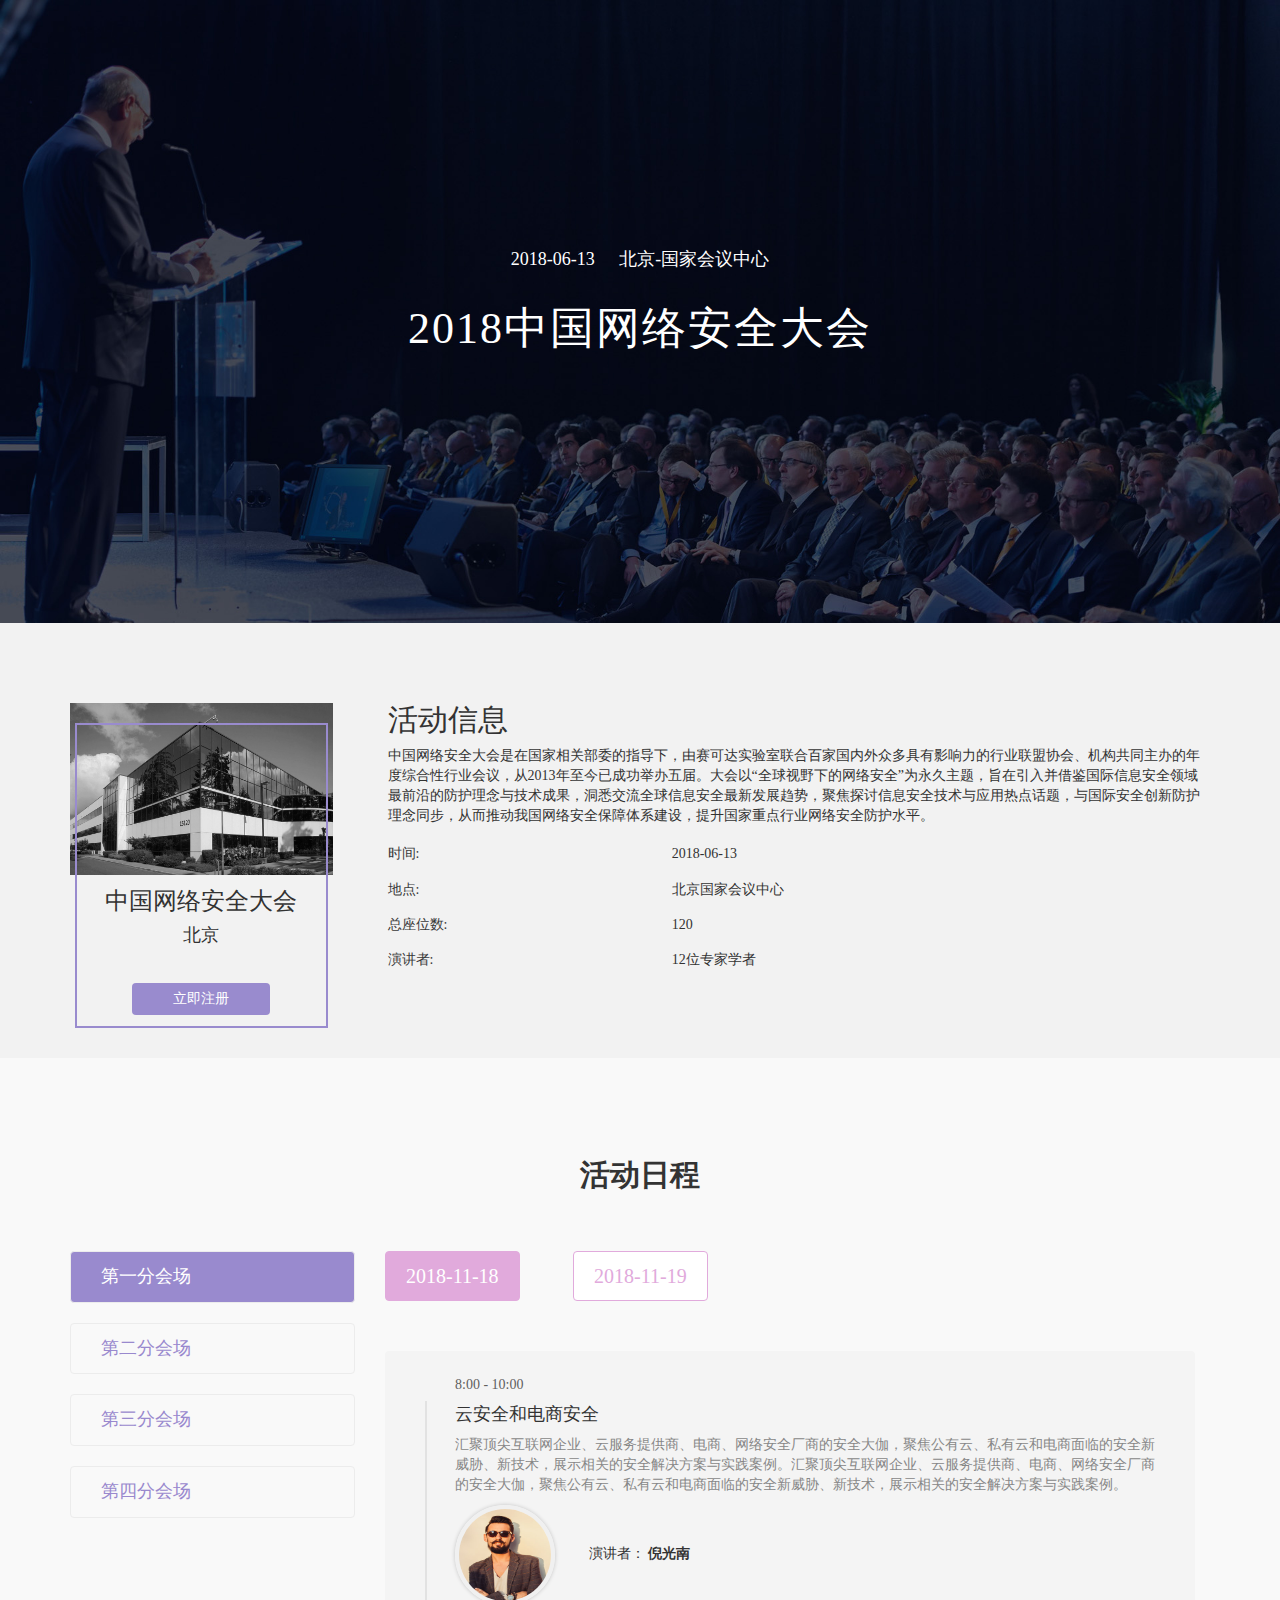
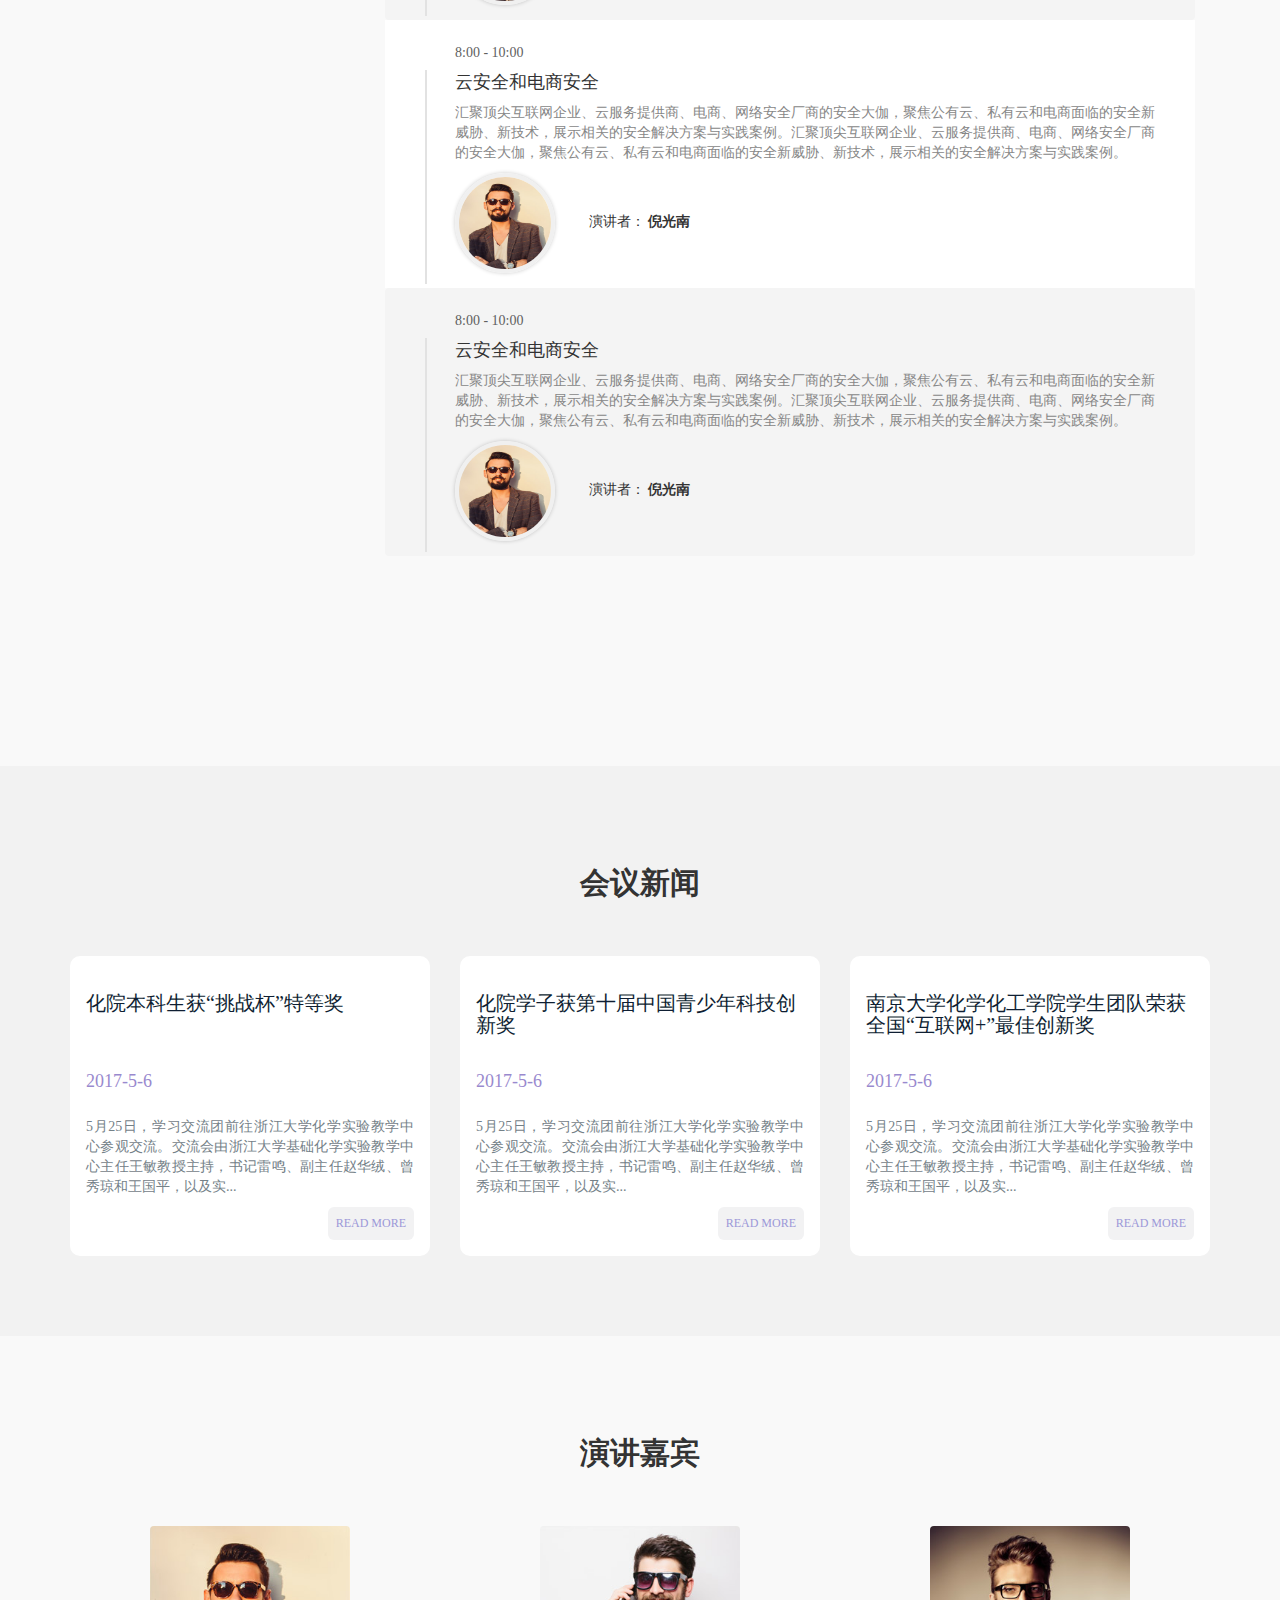
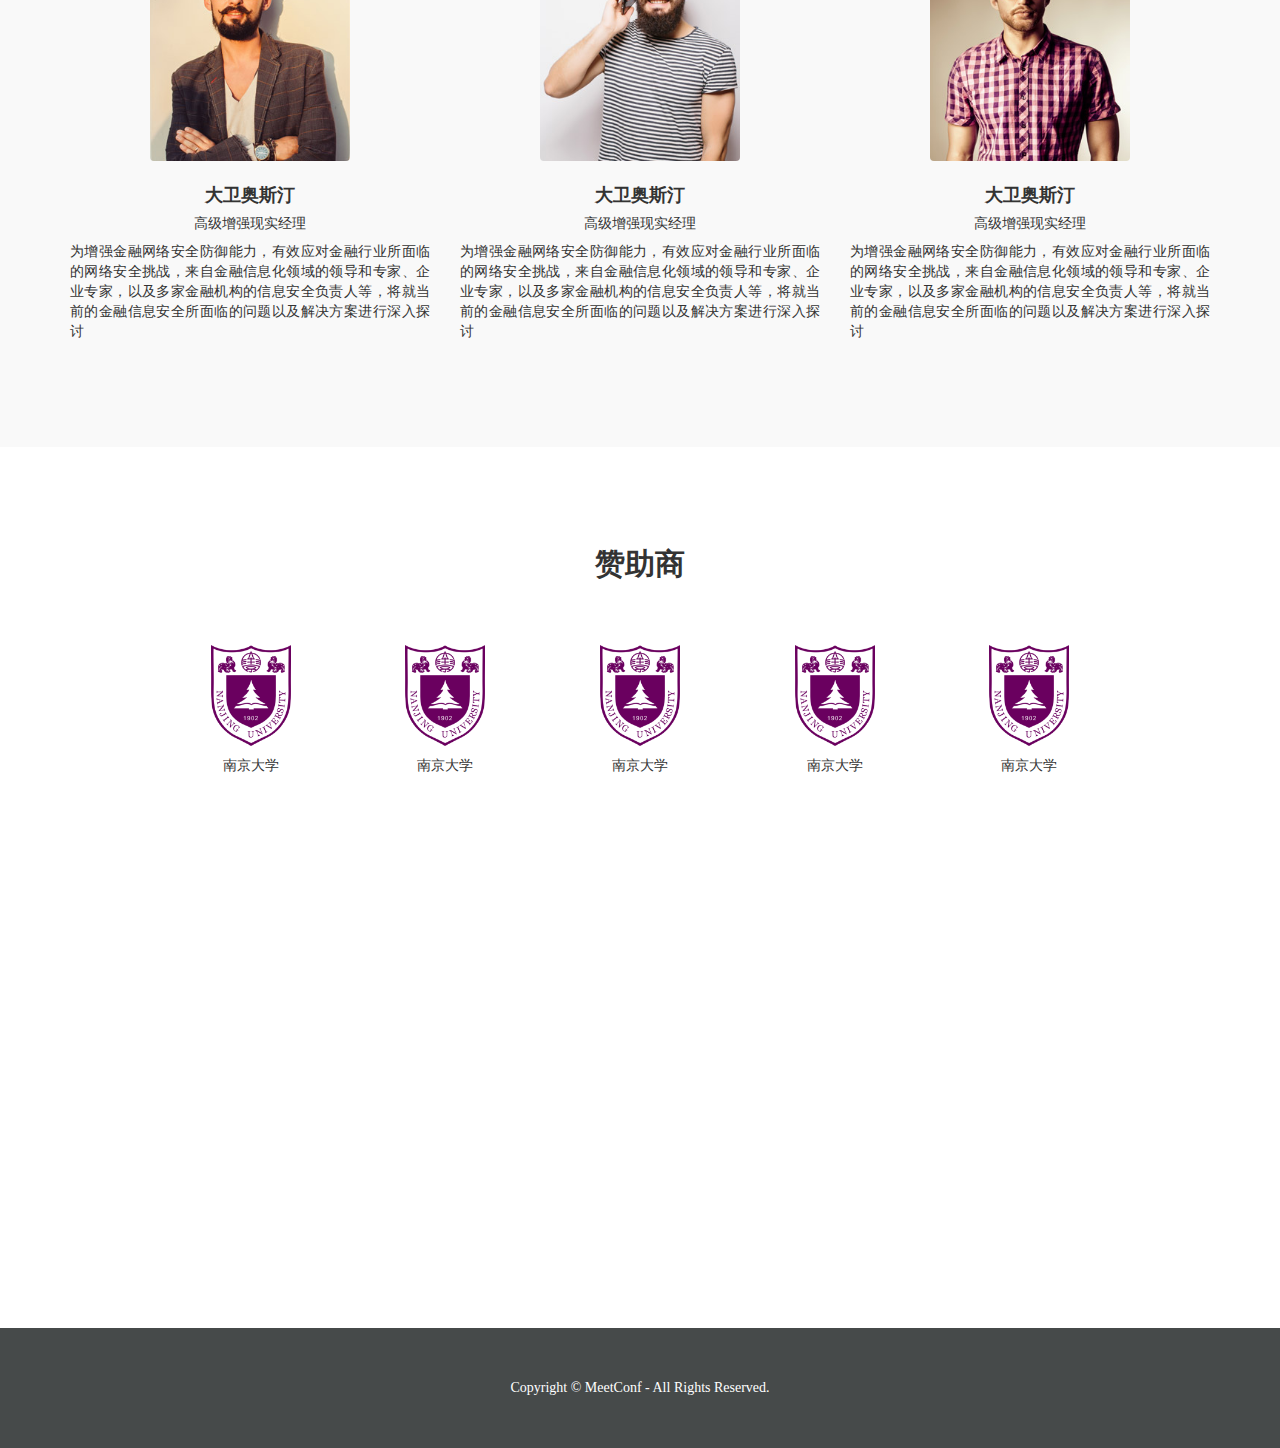
<file: meetconfmode-4/meeting.html>
<!DOCTYPE html>
<html lang="en">
<head>
    <meta charset="UTF-8">
    <meta http-equiv="X-UA-Compatible" content="IE=edge,chrome=1">
    <meta name="viewport" content="width=device-width, initial-scale=1, maximum-scale=1, user-scalable=no">
    <title>会议</title>
    <link rel="stylesheet" href="css/bootstrap.min.css">
    <link rel="stylesheet" href="css/icons.css">
    <!-- <link rel="stylesheet" href="css/idangerous.swiper.css"> -->
    <link rel="stylesheet" href="css/meeting.css">
    <!-- 避免IE使用兼容模式 -->
    <!--<meta http-equiv="X-UA-Compatible" content="IE=edge">-->
    <meta name="renderer" content="webkit">
    <script src="js/jquery-3.2.1.js"></script>
    <script src="js/bootstrap.min.js"></script>
    <!-- <script src="js/idangerous.swiper2.7.6.min.js"></script> -->
    <script src="js/meeting.js"></script>

    <!-- 密匙6lbr4qZ7nKyPo4bwGFguvFnbr4WTbgWt -->
    <link rel="stylesheet" href="css/meeting.css">
    <script type="text/javascript" src="http://api.map.baidu.com/api?v=3.0&ak=6lbr4qZ7nKyPo4bwGFguvFnbr4WTbgWt"></script>
    <script src='https://api.map.baidu.com/library/SearchInfoWindow/1.5/src/SearchInfoWindow_min.js' type='text/javascript'></script>

</head>
<body>
    
    <div class="main-container">
        <!-- header -->
        <header>
            <div class="container-fluid header-bg">
                <div class="header-title">
                    <h1 class="visible-xs">2018中国网络安全大会</h1>
                    <h4>
                        <span class="margin-right">2018-06-13</span>
                        <span>北京-国家会议中心</span>
                    </h4>
                    <h1 class="hidden-xs">2018中国网络安全大会</h1>
                </div>
            </div>
        </header>

        <!-- 会议信息 -->
        <div class="m-content-wrapper">
            <div class="container activityInfo">
                <div class="row">
                    <div class="mm-img-wrapper col-xs-12 col-sm-3 col-md-3 col-lg-3">
                        <div class="m-add">
                            <img class="img-responsive" src="img/mmm.jpg">
                        </div>
                        
                        <div class="border-box">
                            <div class="img-caption">
                                <div class="caption-text">
                                    <span class="sub-t-1">中国网络安全大会</span>
                                    <span class="sub-t-2">北京</span>
                                </div>
                                <div class="button">
                                    <a class="btn">立即注册</a>
                                </div>
                            </div>
                        </div>
                    </div>
    
                    
    
                    <div class="padding-left col-xs-12 col-sm-9 col-md-9 col-lg-9">
                        <h2>活动信息</h2>
                        <p>中国网络安全大会是在国家相关部委的指导下，由赛可达实验室联合百家国内外众多具有影响力的行业联盟协会、机构共同主办的年度综合性行业会议，从2013年至今已成功举办五届。大会以“全球视野下的网络安全”为永久主题，旨在引入并借鉴国际信息安全领域最前沿的防护理念与技术成果，洞悉交流全球信息安全最新发展趋势，聚焦探讨信息安全技术与应用热点话题，与国际安全创新防护理念同步，从而推动我国网络安全保障体系建设，提升国家重点行业网络安全防护水平。
                        </p>
                        <div class="row">
                            <div class="col-xs-12 col-sm-4 col-md-4 col-md-4">
                                <h5 class="color-1">时间:</h5>
                            </div>
                            <div class="col-xs-12 col-sm-8 col-md-8 col-md-8">
                                <h5>2018-06-13</h5>
                            </div>
                        </div>
                        <div class="row">
                            <div class="col-xs-12 col-sm-4 col-md-4 col-md-4">
                                <h5 class="color-1">地点:</h5>    
                            </div>
                            <div class="col-xs-12 col-sm-8 col-md-8 col-md-8">
                                <h5>北京国家会议中心</h5>
                            </div>
                        </div>
                        <div class="row">
                            <div class="col-xs-12 col-sm-4 col-md-4 col-md-4">
                                <h5 class="color-1">总座位数:</h5>
                            </div>
                            <div class="col-xs-12 col-sm-8 col-md-8 col-md-8">
                                <h5>120</h5>
                            </div>
                        </div>
                        <div class="row">
                            <div class="col-xs-12 col-sm-4 col-md-4 col-md-4">
                                <h5 class="color-1">演讲者:</h5>
                            </div>
                            <div class="col-xs-12 col-sm-8 col-md-8 col-md-8">
                                <h5>12位专家学者</h5>
                            </div>
                        </div>
                        <!-- <div class="visible-xs row">
                            <div class="flex-center col-xs-12 col-sm-4 col-md-4 col-md-4">
                                <a class="btn">立即注册</a>
                            </div>
                        </div> -->
                    </div>
                </div>
            </div>
        </div>
        
        <!-- 会议日程 添加分会场 -->
        <div class="m-content-wrapper">
            <div class="container eventShedule">
                <h2>活动日程</h2>
                <!-- 会议日期 -->
                <div class="row resp-tabs">
                    <div class="clo-xs-12 col-sm-3 col-md-3 col-lg-3  tabs-content">
                        <ul class="row resp-tabs-list">
        
                            <li class="resp-tabs-item resp-tabs-active" data-a="day-1">
                                <h4 class="time-2">第一分会场</h4>
                            </li>
                            <li class="resp-tabs-item" data-a="day-2">
                                <h4 class="time-2">第二分会场</h4>
                            </li>
                            <li class="resp-tabs-item" data-a="day-3">
                                <h4 class="time-2">第三分会场</h4>
                            </li>
                            <li class="resp-tabs-item" data-a="day-4">
                                <h4 class="time-2">第四分会场</h4>
                            </li>
                        </ul>
                    </div>
        
                    <!-- 会议流程 1-->
                    <div class="meeting-agenda-container col-xs-12 col-sm-9 col-md-9 col-lg-9" data-b="day-1">
                        <div>
                            <div class="mm-time-row">
                                <ul>
                                    <li class="sub-time mm-time mm-time-active" data-c="time-1">2018-11-18</li>
                                    <li class="sub-time mm-time" data-c="time-2">2018-11-19</li>
                                </ul>
                            </div>
                            <div class="sub-time-content" data-d="time-1">
                                <div class="agenda-content">
                                    <div class="inner-box">
                                        <span class="time-icon">
                                            <i class="iconfont">&#xe63b;</i>
                                        </span>
                                        <div class="mm-content">
                                            <span class="date">8:00 - 10:00</span>
                                            <h4 class="content-title">云安全和电商安全</h4>
                                            <p class="text">汇聚顶尖互联网企业、云服务提供商、电商、网络安全厂商的安全大伽，聚焦公有云、私有云和电商面临的安全新威胁、新技术，展示相关的安全解决方案与实践案例。汇聚顶尖互联网企业、云服务提供商、电商、网络安全厂商的安全大伽，聚焦公有云、私有云和电商面临的安全新威胁、新技术，展示相关的安全解决方案与实践案例。
                                            </p>
                                            <div class="img-wrapper">
                                                <img src="img/speaker-1.jpg" alt="">
                                                <span class="speaker">演讲者：</span>
                                                <span class="name">倪光南</span>
                                            </div>
                                        </div>
                                    </div>
                                </div>
                                <div class="agenda-content">
                                    <div class="inner-box">
                                        <span class="time-icon">
                                            <i class="iconfont">&#xe63b;</i>
                                        </span>
                                        <div class="mm-content">
                                            <span class="date">8:00 - 10:00</span>
                                            <h4 class="content-title">云安全和电商安全</h4>
                                            <p class="text">汇聚顶尖互联网企业、云服务提供商、电商、网络安全厂商的安全大伽，聚焦公有云、私有云和电商面临的安全新威胁、新技术，展示相关的安全解决方案与实践案例。汇聚顶尖互联网企业、云服务提供商、电商、网络安全厂商的安全大伽，聚焦公有云、私有云和电商面临的安全新威胁、新技术，展示相关的安全解决方案与实践案例。
                                            </p>
                                            <div class="img-wrapper">
                                                <img src="img/speaker-1.jpg" alt="">
                                                <span class="speaker">演讲者：</span>
                                                <span class="name">倪光南</span>
                                            </div>
                                        </div>
                                    </div>
                                </div>
                                <div class="agenda-content">
                                    <div class="inner-box">
                                        <span class="time-icon">
                                            <i class="iconfont">&#xe63b;</i>
                                        </span>
                                        <div class="mm-content">
                                            <span class="date">8:00 - 10:00</span>
                                            <h4 class="content-title">云安全和电商安全</h4>
                                            <p class="text">汇聚顶尖互联网企业、云服务提供商、电商、网络安全厂商的安全大伽，聚焦公有云、私有云和电商面临的安全新威胁、新技术，展示相关的安全解决方案与实践案例。汇聚顶尖互联网企业、云服务提供商、电商、网络安全厂商的安全大伽，聚焦公有云、私有云和电商面临的安全新威胁、新技术，展示相关的安全解决方案与实践案例。
                                            </p>
                                            <div class="img-wrapper">
                                                <img src="img/speaker-1.jpg" alt="">
                                                <span class="speaker">演讲者：</span>
                                                <span class="name">倪光南</span>
                                            </div>
                                        </div>
                                    </div>
                                </div>
                            </div>

                            <div class="sub-time-content" data-d="time-2">
                                <div class="agenda-content">
                                    <div class="inner-box">
                                        <span class="time-icon">
                                            <i class="iconfont">&#xe63b;</i>
                                        </span>
                                        <div class="mm-content">
                                            <span class="date">8:00 - 10:00</span>
                                            <h4 class="content-title">云安全和电商安全</h4>
                                            <p class="text">汇聚顶尖互联网企业、云服务提供商、电商、网络安全厂商的安全大伽，聚焦公有云、私有云和电商面临的安全新威胁、新技术，展示相关的安全解决方案与实践案例。汇聚顶尖互联网企业、云服务提供商、电商、网络安全厂商的安全大伽，聚焦公有云、私有云和电商面临的安全新威胁、新技术，展示相关的安全解决方案与实践案例。
                                            </p>
                                            <div class="img-wrapper">
                                                <img src="img/speaker-2.jpg" alt="">
                                                <span class="speaker">演讲者：</span>
                                                <span class="name">倪光南</span>
                                            </div>
                                        </div>
                                    </div>
                                </div>
                                <div class="agenda-content">
                                    <div class="inner-box">
                                        <span class="time-icon">
                                            <i class="iconfont">&#xe63b;</i>
                                        </span>
                                        <div class="mm-content">
                                            <span class="date">8:00 - 10:00</span>
                                            <h4 class="content-title">云安全和电商安全</h4>
                                            <p class="text">汇聚顶尖互联网企业、云服务提供商、电商、网络安全厂商的安全大伽，聚焦公有云、私有云和电商面临的安全新威胁、新技术，展示相关的安全解决方案与实践案例。汇聚顶尖互联网企业、云服务提供商、电商、网络安全厂商的安全大伽，聚焦公有云、私有云和电商面临的安全新威胁、新技术，展示相关的安全解决方案与实践案例。
                                            </p>
                                            <div class="img-wrapper">
                                                <img src="img/speaker-2.jpg" alt="">
                                                <span class="speaker">演讲者：</span>
                                                <span class="name">倪光南</span>
                                            </div>
                                        </div>
                                    </div>
                                </div>
                                <div class="agenda-content">
                                    <div class="inner-box">
                                        <span class="time-icon">
                                            <i class="iconfont">&#xe63b;</i>
                                        </span>
                                        <div class="mm-content">
                                            <span class="date">8:00 - 10:00</span>
                                            <h4 class="content-title">云安全和电商安全</h4>
                                            <p class="text">汇聚顶尖互联网企业、云服务提供商、电商、网络安全厂商的安全大伽，聚焦公有云、私有云和电商面临的安全新威胁、新技术，展示相关的安全解决方案与实践案例。汇聚顶尖互联网企业、云服务提供商、电商、网络安全厂商的安全大伽，聚焦公有云、私有云和电商面临的安全新威胁、新技术，展示相关的安全解决方案与实践案例。
                                            </p>
                                            <div class="img-wrapper">
                                                <img src="img/speaker-1.jpg" alt="">
                                                <span class="speaker">演讲者：</span>
                                                <span class="name">倪光南</span>
                                            </div>
                                        </div>
                                    </div>
                                </div>
                            </div>
                        </div>
                    </div>
                    <!-- 会议流程 2-->
                    <div class="meeting-agenda-container col-xs-12 col-sm-9 col-md-9 col-lg-9" data-b="day-2">
                            <div>
                                <div class="mm-time-row">
                                    <ul>
                                        <li class="sub-time mm-time mm-time-active" data-c="time-1">2018-11-18</li>
                                        <li class="sub-time mm-time" data-c="time-2">2018-11-19</li>
                                    </ul>
                                </div>
                                <div class="sub-time-content" data-d="time-1">
                                    <div class="agenda-content">
                                        <div class="inner-box">
                                            <span class="time-icon">
                                                <i class="iconfont">&#xe63b;</i>
                                            </span>
                                            <div class="mm-content">
                                                <span class="date">8:00 - 10:00</span>
                                                <h4 class="content-title">云安全和电商安全</h4>
                                                <p class="text">汇聚顶尖互联网企业、云服务提供商、电商、网络安全厂商的安全大伽，聚焦公有云、私有云和电商面临的安全新威胁、新技术，展示相关的安全解决方案与实践案例。汇聚顶尖互联网企业、云服务提供商、电商、网络安全厂商的安全大伽，聚焦公有云、私有云和电商面临的安全新威胁、新技术，展示相关的安全解决方案与实践案例。
                                                </p>
                                                <div class="img-wrapper">
                                                    <img src="img/speaker-3.jpg" alt="">
                                                    <span class="speaker">演讲者：</span>
                                                    <span class="name">倪光南</span>
                                                </div>
                                            </div>
                                        </div>
                                    </div>
                                    <div class="agenda-content">
                                        <div class="inner-box">
                                            <span class="time-icon">
                                                <i class="iconfont">&#xe63b;</i>
                                            </span>
                                            <div class="mm-content">
                                                <span class="date">8:00 - 10:00</span>
                                                <h4 class="content-title">云安全和电商安全</h4>
                                                <p class="text">汇聚顶尖互联网企业、云服务提供商、电商、网络安全厂商的安全大伽，聚焦公有云、私有云和电商面临的安全新威胁、新技术，展示相关的安全解决方案与实践案例。汇聚顶尖互联网企业、云服务提供商、电商、网络安全厂商的安全大伽，聚焦公有云、私有云和电商面临的安全新威胁、新技术，展示相关的安全解决方案与实践案例。
                                                </p>
                                                <div class="img-wrapper">
                                                    <img src="img/speaker-1.jpg" alt="">
                                                    <span class="speaker">演讲者：</span>
                                                    <span class="name">倪光南</span>
                                                </div>
                                            </div>
                                        </div>
                                    </div>
                                    <div class="agenda-content">
                                        <div class="inner-box">
                                            <span class="time-icon">
                                                <i class="iconfont">&#xe63b;</i>
                                            </span>
                                            <div class="mm-content">
                                                <span class="date">8:00 - 10:00</span>
                                                <h4 class="content-title">云安全和电商安全</h4>
                                                <p class="text">汇聚顶尖互联网企业、云服务提供商、电商、网络安全厂商的安全大伽，聚焦公有云、私有云和电商面临的安全新威胁、新技术，展示相关的安全解决方案与实践案例。汇聚顶尖互联网企业、云服务提供商、电商、网络安全厂商的安全大伽，聚焦公有云、私有云和电商面临的安全新威胁、新技术，展示相关的安全解决方案与实践案例。
                                                </p>
                                                <div class="img-wrapper">
                                                    <img src="img/speaker-1.jpg" alt="">
                                                    <span class="speaker">演讲者：</span>
                                                    <span class="name">倪光南</span>
                                                </div>
                                            </div>
                                        </div>
                                    </div>
                                </div>
    
                                <div class="sub-time-content" data-d="time-2">
                                    <div class="agenda-content">
                                        <div class="inner-box">
                                            <span class="time-icon">
                                                <i class="iconfont">&#xe63b;</i>
                                            </span>
                                            <div class="mm-content">
                                                <span class="date">8:00 - 10:00</span>
                                                <h4 class="content-title">云安全和电商安全</h4>
                                                <p class="text">汇聚顶尖互联网企业、云服务提供商、电商、网络安全厂商的安全大伽，聚焦公有云、私有云和电商面临的安全新威胁、新技术，展示相关的安全解决方案与实践案例。汇聚顶尖互联网企业、云服务提供商、电商、网络安全厂商的安全大伽，聚焦公有云、私有云和电商面临的安全新威胁、新技术，展示相关的安全解决方案与实践案例。
                                                </p>
                                                <div class="img-wrapper">
                                                    <img src="img/speaker-4.jpg" alt="">
                                                    <span class="speaker">演讲者：</span>
                                                    <span class="name">倪光南</span>
                                                </div>
                                            </div>
                                        </div>
                                    </div>
                                    <div class="agenda-content">
                                        <div class="inner-box">
                                            <span class="time-icon">
                                                <i class="iconfont">&#xe63b;</i>
                                            </span>
                                            <div class="mm-content">
                                                <span class="date">8:00 - 10:00</span>
                                                <h4 class="content-title">云安全和电商安全</h4>
                                                <p class="text">汇聚顶尖互联网企业、云服务提供商、电商、网络安全厂商的安全大伽，聚焦公有云、私有云和电商面临的安全新威胁、新技术，展示相关的安全解决方案与实践案例。汇聚顶尖互联网企业、云服务提供商、电商、网络安全厂商的安全大伽，聚焦公有云、私有云和电商面临的安全新威胁、新技术，展示相关的安全解决方案与实践案例。
                                                </p>
                                                <div class="img-wrapper">
                                                    <img src="img/speaker-2.jpg" alt="">
                                                    <span class="speaker">演讲者：</span>
                                                    <span class="name">倪光南</span>
                                                </div>
                                            </div>
                                        </div>
                                    </div>
                                    <div class="agenda-content">
                                        <div class="inner-box">
                                            <span class="time-icon">
                                                <i class="iconfont">&#xe63b;</i>
                                            </span>
                                            <div class="mm-content">
                                                <span class="date">8:00 - 10:00</span>
                                                <h4 class="content-title">云安全和电商安全</h4>
                                                <p class="text">汇聚顶尖互联网企业、云服务提供商、电商、网络安全厂商的安全大伽，聚焦公有云、私有云和电商面临的安全新威胁、新技术，展示相关的安全解决方案与实践案例。汇聚顶尖互联网企业、云服务提供商、电商、网络安全厂商的安全大伽，聚焦公有云、私有云和电商面临的安全新威胁、新技术，展示相关的安全解决方案与实践案例。
                                                </p>
                                                <div class="img-wrapper">
                                                    <img src="img/speaker-1.jpg" alt="">
                                                    <span class="speaker">演讲者：</span>
                                                    <span class="name">倪光南</span>
                                                </div>
                                            </div>
                                        </div>
                                    </div>
                                </div>
                            </div>
                        </div>
                    <!-- 会议流程 3-->
                    <div class="meeting-agenda-container col-xs-12 col-sm-9 col-md-9 col-lg-9" data-b="day-3">
                            <div>
                                <div class="mm-time-row">
                                    <ul>
                                        <li class="sub-time mm-time mm-time-active" data-c="time-1">2018-11-18</li>
                                        <li class="sub-time mm-time" data-c="time-2">2018-11-19</li>
                                    </ul>
                                </div>
                                <div class="sub-time-content" data-d="time-1">
                                    <div class="agenda-content">
                                        <div class="inner-box">
                                            <span class="time-icon">
                                                <i class="iconfont">&#xe63b;</i>
                                            </span>
                                            <div class="mm-content">
                                                <span class="date">8:00 - 10:00</span>
                                                <h4 class="content-title">云安全和电商安全</h4>
                                                <p class="text">汇聚顶尖互联网企业、云服务提供商、电商、网络安全厂商的安全大伽，聚焦公有云、私有云和电商面临的安全新威胁、新技术，展示相关的安全解决方案与实践案例。汇聚顶尖互联网企业、云服务提供商、电商、网络安全厂商的安全大伽，聚焦公有云、私有云和电商面临的安全新威胁、新技术，展示相关的安全解决方案与实践案例。
                                                </p>
                                                <div class="img-wrapper">
                                                    <img src="img/speaker-5.jpg" alt="">
                                                    <span class="speaker">演讲者：</span>
                                                    <span class="name">倪光南</span>
                                                </div>
                                            </div>
                                        </div>
                                    </div>
                                    <div class="agenda-content">
                                        <div class="inner-box">
                                            <span class="time-icon">
                                                <i class="iconfont">&#xe63b;</i>
                                            </span>
                                            <div class="mm-content">
                                                <span class="date">8:00 - 10:00</span>
                                                <h4 class="content-title">云安全和电商安全</h4>
                                                <p class="text">汇聚顶尖互联网企业、云服务提供商、电商、网络安全厂商的安全大伽，聚焦公有云、私有云和电商面临的安全新威胁、新技术，展示相关的安全解决方案与实践案例。汇聚顶尖互联网企业、云服务提供商、电商、网络安全厂商的安全大伽，聚焦公有云、私有云和电商面临的安全新威胁、新技术，展示相关的安全解决方案与实践案例。
                                                </p>
                                                <div class="img-wrapper">
                                                    <img src="img/speaker-1.jpg" alt="">
                                                    <span class="speaker">演讲者：</span>
                                                    <span class="name">倪光南</span>
                                                </div>
                                            </div>
                                        </div>
                                    </div>
                                    <div class="agenda-content">
                                        <div class="inner-box">
                                            <span class="time-icon">
                                                <i class="iconfont">&#xe63b;</i>
                                            </span>
                                            <div class="mm-content">
                                                <span class="date">8:00 - 10:00</span>
                                                <h4 class="content-title">云安全和电商安全</h4>
                                                <p class="text">汇聚顶尖互联网企业、云服务提供商、电商、网络安全厂商的安全大伽，聚焦公有云、私有云和电商面临的安全新威胁、新技术，展示相关的安全解决方案与实践案例。汇聚顶尖互联网企业、云服务提供商、电商、网络安全厂商的安全大伽，聚焦公有云、私有云和电商面临的安全新威胁、新技术，展示相关的安全解决方案与实践案例。
                                                </p>
                                                <div class="img-wrapper">
                                                    <img src="img/speaker-1.jpg" alt="">
                                                    <span class="speaker">演讲者：</span>
                                                    <span class="name">倪光南</span>
                                                </div>
                                            </div>
                                        </div>
                                    </div>
                                </div>
    
                                <div class="sub-time-content" data-d="time-2">
                                    <div class="agenda-content">
                                        <div class="inner-box">
                                            <span class="time-icon">
                                                <i class="iconfont">&#xe63b;</i>
                                            </span>
                                            <div class="mm-content">
                                                <span class="date">8:00 - 10:00</span>
                                                <h4 class="content-title">云安全和电商安全</h4>
                                                <p class="text">汇聚顶尖互联网企业、云服务提供商、电商、网络安全厂商的安全大伽，聚焦公有云、私有云和电商面临的安全新威胁、新技术，展示相关的安全解决方案与实践案例。汇聚顶尖互联网企业、云服务提供商、电商、网络安全厂商的安全大伽，聚焦公有云、私有云和电商面临的安全新威胁、新技术，展示相关的安全解决方案与实践案例。
                                                </p>
                                                <div class="img-wrapper">
                                                    <img src="img/speaker-6.jpg" alt="">
                                                    <span class="speaker">演讲者：</span>
                                                    <span class="name">倪光南</span>
                                                </div>
                                            </div>
                                        </div>
                                    </div>
                                    <div class="agenda-content">
                                        <div class="inner-box">
                                            <span class="time-icon">
                                                <i class="iconfont">&#xe63b;</i>
                                            </span>
                                            <div class="mm-content">
                                                <span class="date">8:00 - 10:00</span>
                                                <h4 class="content-title">云安全和电商安全</h4>
                                                <p class="text">汇聚顶尖互联网企业、云服务提供商、电商、网络安全厂商的安全大伽，聚焦公有云、私有云和电商面临的安全新威胁、新技术，展示相关的安全解决方案与实践案例。汇聚顶尖互联网企业、云服务提供商、电商、网络安全厂商的安全大伽，聚焦公有云、私有云和电商面临的安全新威胁、新技术，展示相关的安全解决方案与实践案例。
                                                </p>
                                                <div class="img-wrapper">
                                                    <img src="img/speaker-2.jpg" alt="">
                                                    <span class="speaker">演讲者：</span>
                                                    <span class="name">倪光南</span>
                                                </div>
                                            </div>
                                        </div>
                                    </div>
                                    <div class="agenda-content">
                                        <div class="inner-box">
                                            <span class="time-icon">
                                                <i class="iconfont">&#xe63b;</i>
                                            </span>
                                            <div class="mm-content">
                                                <span class="date">8:00 - 10:00</span>
                                                <h4 class="content-title">云安全和电商安全</h4>
                                                <p class="text">汇聚顶尖互联网企业、云服务提供商、电商、网络安全厂商的安全大伽，聚焦公有云、私有云和电商面临的安全新威胁、新技术，展示相关的安全解决方案与实践案例。汇聚顶尖互联网企业、云服务提供商、电商、网络安全厂商的安全大伽，聚焦公有云、私有云和电商面临的安全新威胁、新技术，展示相关的安全解决方案与实践案例。
                                                </p>
                                                <div class="img-wrapper">
                                                    <img src="img/speaker-1.jpg" alt="">
                                                    <span class="speaker">演讲者：</span>
                                                    <span class="name">倪光南</span>
                                                </div>
                                            </div>
                                        </div>
                                    </div>
                                </div>
                            </div>
                        </div>
                    <!-- 会议流程 4-->
                    <div class="meeting-agenda-container col-xs-12 col-sm-9 col-md-9 col-lg-9" data-b="day-4">
                            <div>
                                <div class="mm-time-row">
                                    <ul>
                                        <li class="sub-time mm-time mm-time-active" data-c="time-1">2018-11-18</li>
                                        <li class="sub-time mm-time" data-c="time-2">2018-11-19</li>
                                    </ul>
                                </div>
                                <div class="sub-time-content" data-d="time-1">
                                    <div class="agenda-content">
                                        <div class="inner-box">
                                            <span class="time-icon">
                                                <i class="iconfont">&#xe63b;</i>
                                            </span>
                                            <div class="mm-content">
                                                <span class="date">8:00 - 10:00</span>
                                                <h4 class="content-title">云安全和电商安全</h4>
                                                <p class="text">汇聚顶尖互联网企业、云服务提供商、电商、网络安全厂商的安全大伽，聚焦公有云、私有云和电商面临的安全新威胁、新技术，展示相关的安全解决方案与实践案例。汇聚顶尖互联网企业、云服务提供商、电商、网络安全厂商的安全大伽，聚焦公有云、私有云和电商面临的安全新威胁、新技术，展示相关的安全解决方案与实践案例。
                                                </p>
                                                <div class="img-wrapper">
                                                    <img src="img/speaker-1.jpg" alt="">
                                                    <span class="speaker">演讲者：</span>
                                                    <span class="name">倪光南</span>
                                                </div>
                                            </div>
                                        </div>
                                    </div>
                                    <div class="agenda-content">
                                        <div class="inner-box">
                                            <span class="time-icon">
                                                <i class="iconfont">&#xe63b;</i>
                                            </span>
                                            <div class="mm-content">
                                                <span class="date">8:00 - 10:00</span>
                                                <h4 class="content-title">云安全和电商安全</h4>
                                                <p class="text">汇聚顶尖互联网企业、云服务提供商、电商、网络安全厂商的安全大伽，聚焦公有云、私有云和电商面临的安全新威胁、新技术，展示相关的安全解决方案与实践案例。汇聚顶尖互联网企业、云服务提供商、电商、网络安全厂商的安全大伽，聚焦公有云、私有云和电商面临的安全新威胁、新技术，展示相关的安全解决方案与实践案例。
                                                </p>
                                                <div class="img-wrapper">
                                                    <img src="img/speaker-1.jpg" alt="">
                                                    <span class="speaker">演讲者：</span>
                                                    <span class="name">倪光南</span>
                                                </div>
                                            </div>
                                        </div>
                                    </div>
                                    <div class="agenda-content">
                                        <div class="inner-box">
                                            <span class="time-icon">
                                                <i class="iconfont">&#xe63b;</i>
                                            </span>
                                            <div class="mm-content">
                                                <span class="date">8:00 - 10:00</span>
                                                <h4 class="content-title">云安全和电商安全</h4>
                                                <p class="text">汇聚顶尖互联网企业、云服务提供商、电商、网络安全厂商的安全大伽，聚焦公有云、私有云和电商面临的安全新威胁、新技术，展示相关的安全解决方案与实践案例。汇聚顶尖互联网企业、云服务提供商、电商、网络安全厂商的安全大伽，聚焦公有云、私有云和电商面临的安全新威胁、新技术，展示相关的安全解决方案与实践案例。
                                                </p>
                                                <div class="img-wrapper">
                                                    <img src="img/speaker-1.jpg" alt="">
                                                    <span class="speaker">演讲者：</span>
                                                    <span class="name">倪光南</span>
                                                </div>
                                            </div>
                                        </div>
                                    </div>
                                </div>
    
                                <div class="sub-time-content" data-d="time-2">
                                    <div class="agenda-content">
                                        <div class="inner-box">
                                            <span class="time-icon">
                                                <i class="iconfont">&#xe63b;</i>
                                            </span>
                                            <div class="mm-content">
                                                <span class="date">8:00 - 10:00</span>
                                                <h4 class="content-title">云安全和电商安全</h4>
                                                <p class="text">汇聚顶尖互联网企业、云服务提供商、电商、网络安全厂商的安全大伽，聚焦公有云、私有云和电商面临的安全新威胁、新技术，展示相关的安全解决方案与实践案例。汇聚顶尖互联网企业、云服务提供商、电商、网络安全厂商的安全大伽，聚焦公有云、私有云和电商面临的安全新威胁、新技术，展示相关的安全解决方案与实践案例。
                                                </p>
                                                <div class="img-wrapper">
                                                    <img src="img/speaker-2.jpg" alt="">
                                                    <span class="speaker">演讲者：</span>
                                                    <span class="name">倪光南</span>
                                                </div>
                                            </div>
                                        </div>
                                    </div>
                                    <div class="agenda-content">
                                        <div class="inner-box">
                                            <span class="time-icon">
                                                <i class="iconfont">&#xe63b;</i>
                                            </span>
                                            <div class="mm-content">
                                                <span class="date">8:00 - 10:00</span>
                                                <h4 class="content-title">云安全和电商安全</h4>
                                                <p class="text">汇聚顶尖互联网企业、云服务提供商、电商、网络安全厂商的安全大伽，聚焦公有云、私有云和电商面临的安全新威胁、新技术，展示相关的安全解决方案与实践案例。汇聚顶尖互联网企业、云服务提供商、电商、网络安全厂商的安全大伽，聚焦公有云、私有云和电商面临的安全新威胁、新技术，展示相关的安全解决方案与实践案例。
                                                </p>
                                                <div class="img-wrapper">
                                                    <img src="img/speaker-2.jpg" alt="">
                                                    <span class="speaker">演讲者：</span>
                                                    <span class="name">倪光南</span>
                                                </div>
                                            </div>
                                        </div>
                                    </div>
                                    <div class="agenda-content">
                                        <div class="inner-box">
                                            <span class="time-icon">
                                                <i class="iconfont">&#xe63b;</i>
                                            </span>
                                            <div class="mm-content">
                                                <span class="date">8:00 - 10:00</span>
                                                <h4 class="content-title">云安全和电商安全</h4>
                                                <p class="text">汇聚顶尖互联网企业、云服务提供商、电商、网络安全厂商的安全大伽，聚焦公有云、私有云和电商面临的安全新威胁、新技术，展示相关的安全解决方案与实践案例。汇聚顶尖互联网企业、云服务提供商、电商、网络安全厂商的安全大伽，聚焦公有云、私有云和电商面临的安全新威胁、新技术，展示相关的安全解决方案与实践案例。
                                                </p>
                                                <div class="img-wrapper">
                                                    <img src="img/speaker-1.jpg" alt="">
                                                    <span class="speaker">演讲者：</span>
                                                    <span class="name">倪光南</span>
                                                </div>
                                            </div>
                                        </div>
                                    </div>
                                </div>
                            </div>
                        </div>
                </div>
            </div>
        </div>
      
        <!-- 会议新闻 -->
        <div class="m-content-wrapper">
            <div class="container news">
                <div class="news-header">
                    <h2>会议新闻</h2>
                </div>
        
                <div class="row">
                    <div class="col-xs-12 col-sm-4 col-md-4 col-lg-4">
                        <div class="news-content">
                            <h3 class="news-title">化院本科生获“挑战杯”特等奖</h3>
                            <h4 class="news-date">2017-5-6</h4>
                            <p class="news-text">5月25日，学习交流团前往浙江大学化学实验教学中心参观交流。交流会由浙江大学基础化学实验教学中心主任王敏教授主持，书记雷鸣、副主任赵华绒、曾秀琼和王国平，以及实验课程负责人等19位教师与学习交流团10位成员进行交流研讨。双方分别介绍化学实验教学中心总体情况、近些年的实践教学改革思路，双方教师就实验课程设置、教学内容、分层次教学情况、实验师资队伍（特别是青年实验技术队伍）、研究生助教、实验室安全管理、安全文化建设、工作中面临的共同难点等主题进行广泛深入交流。随后学习交流团成员深入浙江大学化学实验教学中心实验室进行调研，并围绕实验室建设细节展开讨论。此次交流取得良好成效，促进了两校化学实验教学中心的相互了解，也为开展工作拓宽了思路。通过一整天的交流，双方受益匪浅，双方约定今后将进一步加强双边交流，适时开展实验教学研讨，为建设化学国家级实验教学示范中心协同努力。
                            </p>
                            <a class="read-more" data-toggle="modal" data-target="#myModal">READ MORE</a>
                        </div>
                        <!-- Modal -->
                        <div class="modal fade" id="myModal" tabindex="-1" role="dialog" aria-labelledby="myModalLabel">
                            <div class="modal-dialog" role="document">
                                <div class="modal-content">
                                    <div class="modal-header">
                                        <button type="button" class="close" data-dismiss="modal" aria-label="Close">
                                            <span aria-hidden="true">&times;</span>
                                        </button>
                                        <h4 class="modal-title" id="myModalLabel">化院本科生获“挑战杯”特等奖</h4>
                                    </div>
                                    <div class="modal-body">
                                        <p>&nbsp;&nbsp;&nbsp;&nbsp;&nbsp;&nbsp;&nbsp;&nbsp;5月25日，学习交流团前往浙江大学化学实验教学中心参观交流。交流会由浙江大学基础化学实验教学中心主任王敏教授主持，书记雷鸣、副主任赵华绒、曾秀琼和王国平，以及实验课程负责人等19位教师与学习交流团10位成员进行交流研讨。双方分别介绍化学实验教学中心总体情况、近些年的实践教学改革思路，双方教师就实验课程设置、教学内容、分层次教学情况、实验师资队伍（特别是青年实验技术队伍）、研究生助教、实验室安全管理、安全文化建设、工作中面临的共同难点等主题进行广泛深入交流。随后学习交流团成员深入浙江大学化学实验教学中心实验室进行调研，并围绕实验室建设细节展开讨论。此次交流取得良好成效，促进了两校化学实验教学中心的相互了解，也为开展工作拓宽了思路。通过一整天的交流，双方受益匪浅，双方约定今后将进一步加强双边交流，适时开展实验教学研讨，为建设化学国家级实验教学示范中心协同努力。
                                        </p>
                                    </div>
                                </div>
                            </div>
                        </div>
                    </div>
                    <div class="col-xs-12 col-sm-4 col-md-4 col-lg-4">
                        <div class="news-content">
                            <h3 class="news-title">化院学子获第十届中国青少年科技创新奖</h3>
                            <h4 class="news-date">2017-5-6</h4>
                            <p class="news-text">5月25日，学习交流团前往浙江大学化学实验教学中心参观交流。交流会由浙江大学基础化学实验教学中心主任王敏教授主持，书记雷鸣、副主任赵华绒、曾秀琼和王国平，以及实验课程负责人等19位教师与学习交流团10位成员进行交流研讨。双方分别介绍化学实验教学中心总体情况、近些年的实践教学改革思路，双方教师就实验课程设置、教学内容、分层次教学情况、实验师资队伍（特别是青年实验技术队伍）、研究生助教、实验室安全管理、安全文化建设、工作中面临的共同难点等主题进行广泛深入交流。随后学习交流团成员深入浙江大学化学实验教学中心实验室进行调研，并围绕实验室建设细节展开讨论。此次交流取得良好成效，促进了两校化学实验教学中心的相互了解，也为开展工作拓宽了思路。通过一整天的交流，双方受益匪浅，双方约定今后将进一步加强双边交流，适时开展实验教学研讨，为建设化学国家级实验教学示范中心协同努力。
                            </p>
                            <a class="read-more" data-toggle="modal" data-target="#myModal">READ MORE</a>
                        </div>
                        <!-- Modal -->
                        <div class="modal fade" id="myModal" tabindex="-1" role="dialog" aria-labelledby="myModalLabel">
                            <div class="modal-dialog" role="document">
                                <div class="modal-content">
                                    <div class="modal-header">
                                        <button type="button" class="close" data-dismiss="modal" aria-label="Close">
                                            <span aria-hidden="true">&times;</span>
                                        </button>
                                        <h4 class="modal-title" id="myModalLabel">化院学子获第十届中国青少年科技创新奖</h4>
                                    </div>
                                    <div class="modal-body">
                                        <p>&nbsp;&nbsp;&nbsp;&nbsp;&nbsp;&nbsp;&nbsp;&nbsp;5月25日，学习交流团前往浙江大学化学实验教学中心参观交流。交流会由浙江大学基础化学实验教学中心主任王敏教授主持，书记雷鸣、副主任赵华绒、曾秀琼和王国平，以及实验课程负责人等19位教师与学习交流团10位成员进行交流研讨。双方分别介绍化学实验教学中心总体情况、近些年的实践教学改革思路，双方教师就实验课程设置、教学内容、分层次教学情况、实验师资队伍（特别是青年实验技术队伍）、研究生助教、实验室安全管理、安全文化建设、工作中面临的共同难点等主题进行广泛深入交流。随后学习交流团成员深入浙江大学化学实验教学中心实验室进行调研，并围绕实验室建设细节展开讨论。此次交流取得良好成效，促进了两校化学实验教学中心的相互了解，也为开展工作拓宽了思路。通过一整天的交流，双方受益匪浅，双方约定今后将进一步加强双边交流，适时开展实验教学研讨，为建设化学国家级实验教学示范中心协同努力。
                                        </p>
                                    </div>
                                </div>
                            </div>
                        </div>
                    </div>
                    <div class="col-xs-12 col-sm-4 col-md-4 col-lg-4">
                        <div class="news-content">
                            <h3 class="news-title">南京大学化学化工学院学生团队荣获全国“互联网+”最佳创新奖</h3>
                            <h4 class="news-date">2017-5-6</h4>
                            <p class="news-text">5月25日，学习交流团前往浙江大学化学实验教学中心参观交流。交流会由浙江大学基础化学实验教学中心主任王敏教授主持，书记雷鸣、副主任赵华绒、曾秀琼和王国平，以及实验课程负责人等19位教师与学习交流团10位成员进行交流研讨。双方分别介绍化学实验教学中心总体情况、近些年的实践教学改革思路，双方教师就实验课程设置、教学内容、分层次教学情况、实验师资队伍（特别是青年实验技术队伍）、研究生助教、实验室安全管理、安全文化建设、工作中面临的共同难点等主题进行广泛深入交流。随后学习交流团成员深入浙江大学化学实验教学中心实验室进行调研，并围绕实验室建设细节展开讨论。此次交流取得良好成效，促进了两校化学实验教学中心的相互了解，也为开展工作拓宽了思路。通过一整天的交流，双方受益匪浅，双方约定今后将进一步加强双边交流，适时开展实验教学研讨，为建设化学国家级实验教学示范中心协同努力。
                            </p>
                            <a class="read-more" data-toggle="modal" data-target="#myModal">READ MORE</a>
                        </div>
                        <!-- Modal -->
                        <div class="modal fade" id="myModal" tabindex="-1" role="dialog" aria-labelledby="myModalLabel">
                            <div class="modal-dialog" role="document">
                                <div class="modal-content">
                                    <div class="modal-header">
                                        <button type="button" class="close" data-dismiss="modal" aria-label="Close">
                                            <span aria-hidden="true">&times;</span>
                                        </button>
                                        <h4 class="modal-title" id="myModalLabel">南京大学化学化工学院学生团队荣获全国“互联网+”最佳创新奖</h4>
                                    </div>
                                    <div class="modal-body">
                                        <p>&nbsp;&nbsp;&nbsp;&nbsp;&nbsp;&nbsp;&nbsp;&nbsp;5月25日，学习交流团前往浙江大学化学实验教学中心参观交流。交流会由浙江大学基础化学实验教学中心主任王敏教授主持，书记雷鸣、副主任赵华绒、曾秀琼和王国平，以及实验课程负责人等19位教师与学习交流团10位成员进行交流研讨。双方分别介绍化学实验教学中心总体情况、近些年的实践教学改革思路，双方教师就实验课程设置、教学内容、分层次教学情况、实验师资队伍（特别是青年实验技术队伍）、研究生助教、实验室安全管理、安全文化建设、工作中面临的共同难点等主题进行广泛深入交流。随后学习交流团成员深入浙江大学化学实验教学中心实验室进行调研，并围绕实验室建设细节展开讨论。此次交流取得良好成效，促进了两校化学实验教学中心的相互了解，也为开展工作拓宽了思路。通过一整天的交流，双方受益匪浅，双方约定今后将进一步加强双边交流，适时开展实验教学研讨，为建设化学国家级实验教学示范中心协同努力。
                                        </p>
                                    </div>
                                </div>
                            </div>
                        </div>
                    </div>
                </div>
        
        
            </div>
        </div>
        
        <!-- 演讲嘉宾 -->
        <div class="m-content-wrapper">
            <div class="container speakers">
                <h2>演讲嘉宾</h2>
                <div class="row speakers-content">
                    <div class="col-xs-12 col-sm-4 col-md-4 col-lg-4">
                        <img src="img/speaker-1.jpg" alt="">
                        <h4>大卫奥斯汀</h4>
                        <h5>高级增强现实经理</h5>
                        <p>为增强金融网络安全防御能力，有效应对金融行业所面临的网络安全挑战，来自金融信息化领域的领导和专家、企业专家，以及多家金融机构的信息安全负责人等，将就当前的金融信息安全所面临的问题以及解决方案进行深入探讨
        
                        </p>
                    </div>
                    <div class="col-xs-12 col-sm-4 col-md-4 col-lg-4">
                        <img src="img/speaker-2.jpg" alt="">
                        <h4>大卫奥斯汀</h4>
                        <h5>高级增强现实经理</h5>
                        <p>为增强金融网络安全防御能力，有效应对金融行业所面临的网络安全挑战，来自金融信息化领域的领导和专家、企业专家，以及多家金融机构的信息安全负责人等，将就当前的金融信息安全所面临的问题以及解决方案进行深入探讨
        
                        </p>
                    </div>
                    <div class="col-xs-12 col-sm-4 col-md-4 col-lg-4">
                        <img src="img/speaker-3.jpg" alt="">
                        <h4>大卫奥斯汀</h4>
                        <h5>高级增强现实经理</h5>
                        <p>为增强金融网络安全防御能力，有效应对金融行业所面临的网络安全挑战，来自金融信息化领域的领导和专家、企业专家，以及多家金融机构的信息安全负责人等，将就当前的金融信息安全所面临的问题以及解决方案进行深入探讨
        
                        </p>
                    </div>
                </div>
        
            </div>
        </div>

        <!-- Our generous sponsors -->
        <div class="sponsors-wrapper">
            <div class="container sponsors">
                <h2>赞助商</h2>
                <div class="sponsors-logo">
                    <div class="s-info">
                        <img src="img/nd.jpg" alt="">
                        <div class="s-name">南京大学</div>
                    </div>
                    <div class="s-info">
                        <img src="img/nd.jpg" alt="">
                        <div class="s-name">南京大学</div>
                    </div>
                    <div class="s-info">
                        <img src="img/nd.jpg" alt="">
                        <div class="s-name">南京大学</div>
                    </div>
                    <div class="s-info">
                        <img src="img/nd.jpg" alt="">
                        <div class="s-name">南京大学</div>
                    </div>
                    <div class="s-info">
                        <img src="img/nd.jpg" alt="">
                        <div class="s-name">南京大学</div>
                    </div>
                </div>
            </div>
        </div>
        
        <!-- map -->
        <div class="container-fluid map-container nav-doc" id="map-container"></div>
        <!--百度地图API-->
        <script>
            $(function () {
                // 初始化地图逻辑
                // 首先创建地图实例，之后用一个Point坐标点和缩放级别来初始化地图。
                // 创建地图实例
                var map = new BMap.Map("map-container");
                //  设置地图样式，通过百度地图提供的样式模板，选择地图样式
                map.setMapStyle({ style: 'grayscale' });
                
                // 创建点坐标
                var point = new BMap.Point(118.9069664, 32.1275042)
                // 初始化地图，设置中心点坐标和地图级别
                map.centerAndZoom(point, 12);
                // 设置地图城市，注意当地图初始化时的类型设置为BMAP_PERSPECTIVE_MAP时，
                // 需要在调用centerAndZoom之前调用此方法设置地图所在城市。
                map.setCurrentCity("南京");
                // 注意：初始化的坐标应与您设置的城市对应，否则地图将无法正常显示。
                
                // 禁用滚轮放大缩小。
                // map.disableScrollWheelZoom();
                $("#map-container").click(function () {
                    // 开启鼠标滚轮缩放，默认禁用。
                    map.enableScrollWheelZoom(true);
                });
                
                var myIcon = new BMap.Icon("img/map-point3.png", new BMap.Size(32, 32), {
                    // 指定定位位置
                    offset: new BMap.Size(10, 25)
                    // 当需要从一幅较大的图片中截取某部分作为标注图标时，需要指定大图的偏移位置
                    // imageOffset: new BMap.Size(0, 0 - i * 25)
                    // 设置图片偏移
                });
                var marker = new BMap.Marker(point, { icon: myIcon });
                map.addOverlay(marker);
            
            })
        </script>

        <!-- footer -->
        <div class="container-fluid footer">
            <p>Copyright © MeetConf - All Rights Reserved.</p>
        </div>

        <!-- go to top -->
        <div id="toTop" class="toTopButton" style="display: none">
            <i class="iconfont top-icon">&#xe64e;</i>
        </div>

    </div>

</body>
</html>
</file>
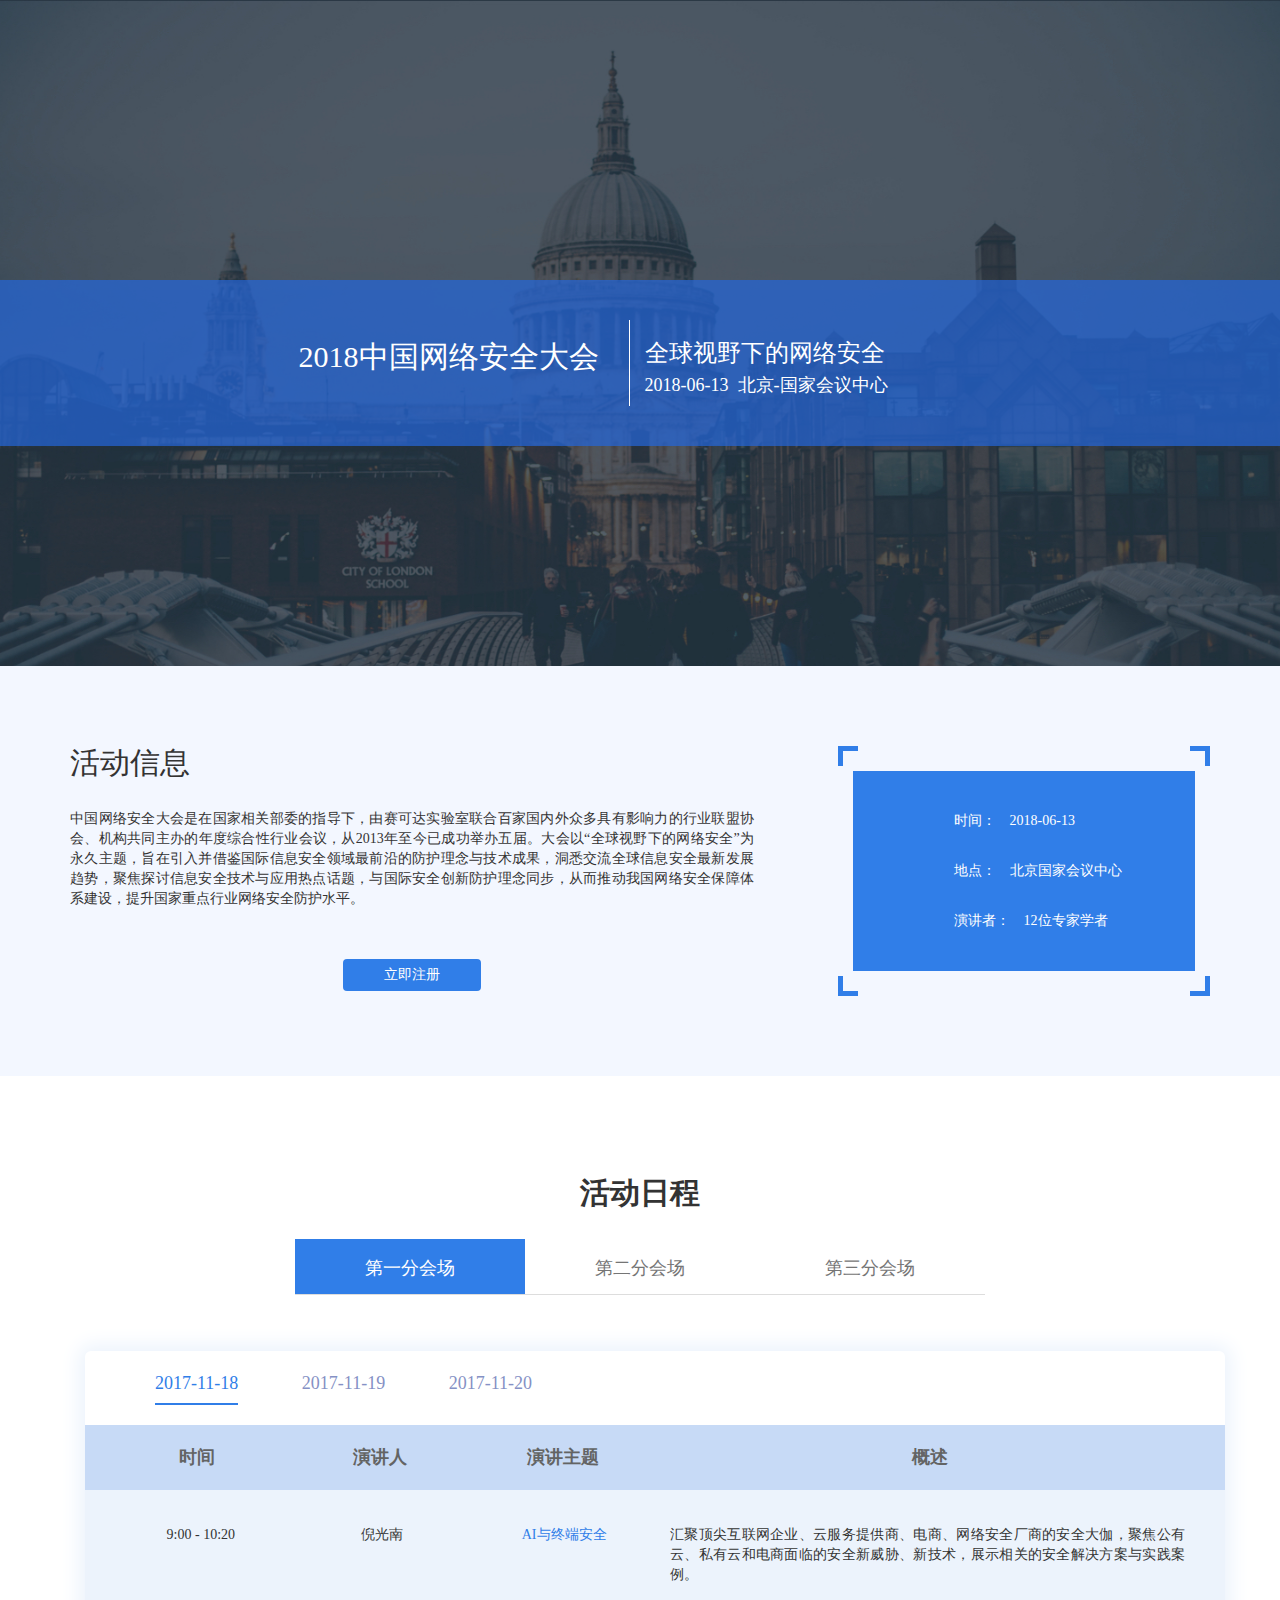
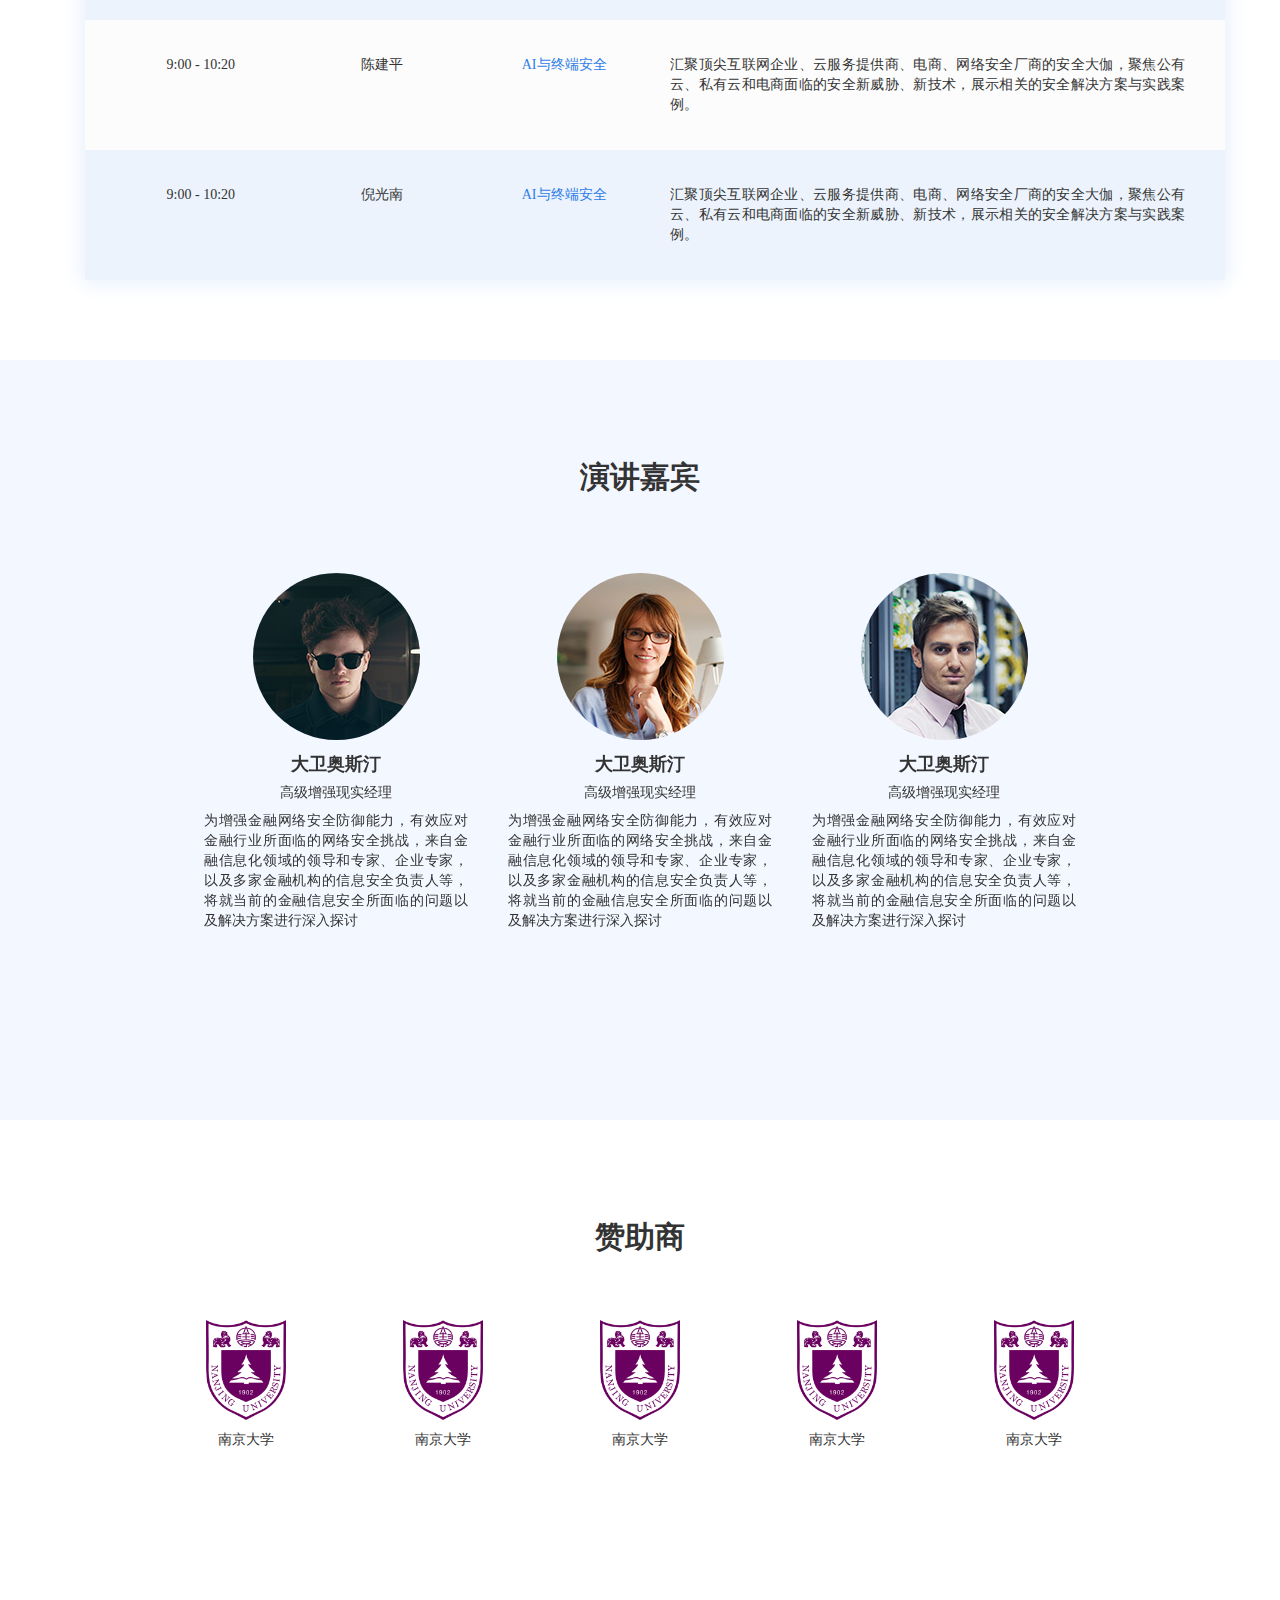
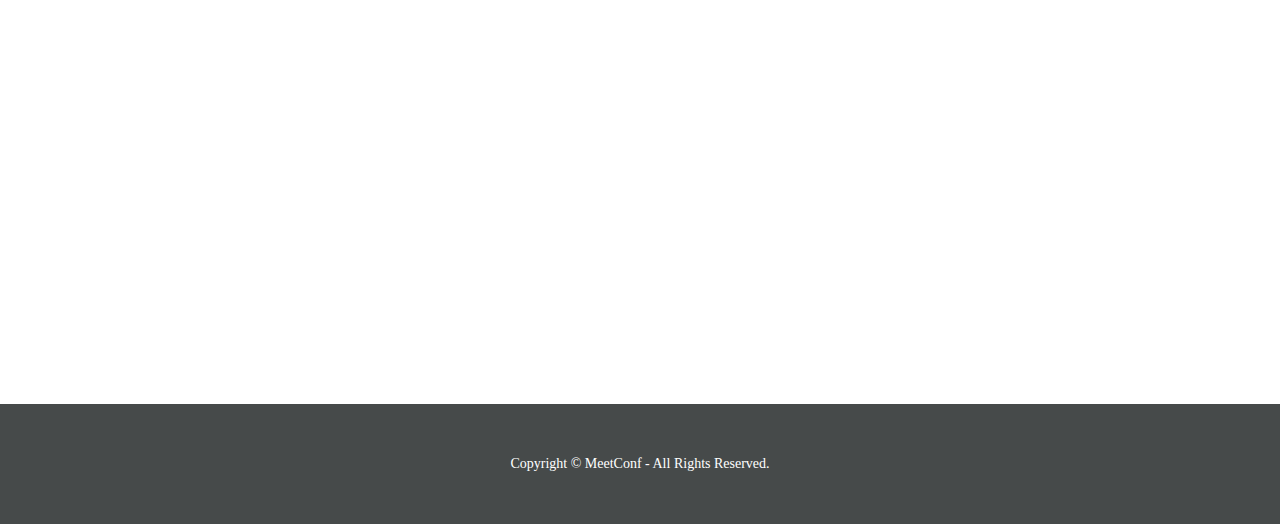
<file: meetconfmode-5/meeting.html>
<!DOCTYPE html>
<html lang="en">
<head>
    <meta charset="UTF-8">
    <meta http-equiv="X-UA-Compatible" content="IE=edge,chrome=1">
    <meta name="viewport" content="width=device-width, initial-scale=1, maximum-scale=1, user-scalable=no">
    <title>会议</title>
    <link rel="stylesheet" href="css/bootstrap.min.css">
    <link rel="stylesheet" href="css/icons.css">
    <link rel="stylesheet" href="css/idangerous.swiper.css">
    <link rel="stylesheet" href="css/meeting.css">
    <!-- 避免IE使用兼容模式 -->
    <!--<meta http-equiv="X-UA-Compatible" content="IE=edge">-->
    <meta name="renderer" content="webkit">
    <script src="js/jquery-3.2.1.js"></script>
    <script src="js/bootstrap.min.js"></script>
    <script src="js/idangerous.swiper2.7.6.min.js"></script>
    <script src="js/meeting.js"></script>

    <!-- 密匙6lbr4qZ7nKyPo4bwGFguvFnbr4WTbgWt -->
    <link rel="stylesheet" href="css/meeting.css">
    <script type="text/javascript" src="http://api.map.baidu.com/api?v=3.0&ak=6lbr4qZ7nKyPo4bwGFguvFnbr4WTbgWt"></script>
    <script src='https://api.map.baidu.com/library/SearchInfoWindow/1.5/src/SearchInfoWindow_min.js' type='text/javascript'></script>

</head>
<body>
    
    <div class="main-container">
        <!-- header -->
        <header>
            <div class="container-fluid header-bg">
                <div class="header-title">
                    <div class="container">
                        <div class="hidden-xs row jjj">
                            <div class="col-xs-12 title-1 pull-left">
                                <h2>2018中国网络安全大会</h2>
                            </div>
                            <i id="data_line"></i>
                            <div class="col-xs-12 col-md-7 col-lg-7 title-2 pull-left">
                                <h3>全球视野下的网络安全</h3>
                                <h4><span>2018-06-13</span><span>&nbsp;&nbsp;北京-国家会议中心</span></h4>
                            </div>
                        </div>
                        
                        <div class="visible-xs row">
                            <div class="col-xs-12 title-1">
                                <h2>2018中国网络安全大会</h2>
                            </div>
                            <div class="col-xs-12 col-md-7 col-lg-7 title-2">
                                <h3>全球视野下的网络安全</h3>
                                <h4>2018-06-13 北京-国家会议中心</h4>
                            </div>
                        </div>
                    </div>
                </div>
            </div>
        </header>

        <!-- 会议信息 -->
        <div class="m-content-wrapper">
            <div class="container activityInfo">
                <div class="info-left">
                    <h2>活动信息</h2>
                    <p>中国网络安全大会是在国家相关部委的指导下，由赛可达实验室联合百家国内外众多具有影响力的行业联盟协会、机构共同主办的年度综合性行业会议，从2013年至今已成功举办五届。大会以“全球视野下的网络安全”为永久主题，旨在引入并借鉴国际信息安全领域最前沿的防护理念与技术成果，洞悉交流全球信息安全最新发展趋势，聚焦探讨信息安全技术与应用热点话题，与国际安全创新防护理念同步，从而推动我国网络安全保障体系建设，提升国家重点行业网络安全防护水平。
                    </p>
                    <div class="hidden-xs mm-button">
                        <a class="btn">立即注册</a>
                    </div>
                </div>
                <div class="info-right-wrapper">
                    <div class="info-right">
                        <div class="details-wrapper">
                            <div class="details">
                                <i class="iconfont">&#xe63b;</i>
                                <span class="m-title">时间：</span>
                                <span>2018-06-13</span>
                            </div>
                            <div class="details">
                                <i class="iconfont">&#xe603;</i>
                                <span class="m-title">地点：</span>
                                <span>北京国家会议中心</span>
                            </div>
                            <div class="details">
                                <i class="iconfont">&#xe658;</i>
                                <span class="m-title">演讲者：</span>
                                <span>12位专家学者</span>
                            </div>
                        </div>
                
                    </div>
                
                    <div class="squ-top-left-1"></div>
                    <div class="squ-top-left-2"></div>
                    <div class="squ-top-right-1"></div>
                    <div class="squ-top-right-2"></div>
                    <div class="squ-bottom-right-1"></div>
                    <div class="squ-bottom-right-2"></div>
                    <div class="squ-bottom-left-1"></div>
                    <div class="squ-bottom-left-2"></div>

                    


                </div>
                
                <div class="visible-xs mm-button">
                        <a class="btn">立即注册</a>
                    </div>
                
            </div>
        </div>
        
        <!-- 会议日程 添加分会场-->
        <div class="m-content-wrapper">
            <div class="container eventShedule">
                <h2>活动日程</h2>
                <!-- 会议日期 -->
                <div class="row resp-tabs">
                    <div class="clo-md-12 tabs-content">
                        <ul class="row resp-tabs-list">
    
                            <li class="resp-tabs-item resp-tabs-active" data-a="day-1">
                                <h4 class="time-1">第一分会场</h4>
                            </li>
                            <li class="resp-tabs-item" data-a="day-2">
                                <h4 class="time-1">第二分会场</h4>
                            </li>
                            <li class="resp-tabs-item" data-a="day-3">
                                <h4 class="time-1">第三分会场</h4>
                            </li>
                        </ul>
                    </div>
                        
                </div>
                <!-- 会议流程 1-->
                <div class="container meeting-agenda-container" data-b="day-1">
                    <div class="agenda-content-wrapper">
                        <div class="mm-time-row">
                            <ul>
                                <li class="mm-time mm-time-active" data-c="time-1"><span>2017-11-18</span></li>
                                <li class="mm-time" data-c="time-2"><span>2017-11-19</span></li>
                                <li class="mm-time" data-c="time-3"><span>2017-11-20</span></li>
                            </ul>
                            
                        </div>
                        <div class="mm-agenda" data-d="time-1">
                            <div class="hidden-xs row agenda-content-title">
                                <div class="col-xs-12 col-sm-2 col-md-2 col-lg-2">
                                    <span>时间</span>
                                </div>
                                <div class="col-xs-12 col-sm-2 col-md-2 col-lg-2">
                                    <span>演讲人</span>
                                </div>
                                <div class="col-xs-12 col-sm-2 col-md-2 col-lg-2">
                                    <span>演讲主题</span>
                                </div>
                                <div class="col-xs-12 col-sm-6 col-md-6 col-lg-6">
                                    <span>概述</span>
                                </div>
                        
                            </div>
                        
                            <div class="row agenda-content">
                                <div class="col-xs-12 col-sm-2 col-md-2 col-lg-2">
                                    <span>9:00 - 10:20</span>
                                </div>
                                <div class="col-xs-12 col-sm-2 col-md-2 col-lg-2">
                                    <span>倪光南</span>
                                </div>
                                <div class="col-xs-12 col-sm-2 col-md-2 col-lg-2">
                                    <span class="speech-title">AI与终端安全</span>
                                </div>
                                <div class="col-xs-12 col-sm-6 col-md-6 col-lg-6">
                                    <p>汇聚顶尖互联网企业、云服务提供商、电商、网络安全厂商的安全大伽，聚焦公有云、私有云和电商面临的安全新威胁、新技术，展示相关的安全解决方案与实践案例。
                                    </p>
                                </div>
                        
                            </div>
                            <div class="row agenda-content">
                                <div class="col-xs-12 col-sm-2 col-md-2 col-lg-2">
                                    <span>9:00 - 10:20</span>
                                </div>
                                <div class="col-xs-12 col-sm-2 col-md-2 col-lg-2">
                                    <span>陈建平</span>
                                </div>
                                <div class="col-xs-12 col-sm-2 col-md-2 col-lg-2">
                                    <span class="speech-title">AI与终端安全</span>
                                </div>
                                <div class="col-xs-12 col-sm-6 col-md-6 col-lg-6">
                                    <p>汇聚顶尖互联网企业、云服务提供商、电商、网络安全厂商的安全大伽，聚焦公有云、私有云和电商面临的安全新威胁、新技术，展示相关的安全解决方案与实践案例。
                                    </p>
                                </div>
                        
                            </div>
                            <div class="row agenda-content">
                                <div class="col-xs-12 col-sm-2 col-md-2 col-lg-2">
                                    <span>9:00 - 10:20</span>
                                </div>
                                <div class="col-xs-12 col-sm-2 col-md-2 col-lg-2">
                                    <span>倪光南</span>
                                </div>
                                <div class="col-xs-12 col-sm-2 col-md-2 col-lg-2">
                                    <span class="speech-title">AI与终端安全</span>
                                </div>
                                <div class="col-xs-12 col-sm-6 col-md-6 col-lg-6">
                                    <p>汇聚顶尖互联网企业、云服务提供商、电商、网络安全厂商的安全大伽，聚焦公有云、私有云和电商面临的安全新威胁、新技术，展示相关的安全解决方案与实践案例。
                                    </p>
                                </div>
                        
                            </div>
                        </div>
                        
                        <div class="mm-agenda" data-d="time-2">
                            <div class="hidden-xs row agenda-content-title">
                                <div class="col-xs-12 col-sm-2 col-md-2 col-lg-2">
                                    <span>时间</span>
                                </div>
                                <div class="col-xs-12 col-sm-2 col-md-2 col-lg-2">
                                    <span>演讲人</span>
                                </div>
                                <div class="col-xs-12 col-sm-2 col-md-2 col-lg-2">
                                    <span>演讲主题</span>
                                </div>
                                <div class="col-xs-12 col-sm-6 col-md-6 col-lg-6">
                                    <span>概述</span>
                                </div>
                        
                            </div>
                        
                            <div class="row agenda-content">
                                <div class="col-xs-12 col-sm-2 col-md-2 col-lg-2">
                                    <span>9:00 - 10:20</span>
                                </div>
                                <div class="col-xs-12 col-sm-2 col-md-2 col-lg-2">
                                    <span>陈建平</span>
                                </div>
                                <div class="col-xs-12 col-sm-2 col-md-2 col-lg-2">
                                    <span class="speech-title">AI与终端安全</span>
                                </div>
                                <div class="col-xs-12 col-sm-6 col-md-6 col-lg-6">
                                    <p>汇聚顶尖互联网企业、云服务提供商、电商、网络安全厂商的安全大伽，聚焦公有云、私有云和电商面临的安全新威胁、新技术，展示相关的安全解决方案与实践案例。
                                    </p>
                                </div>
                        
                            </div>
                            <div class="row agenda-content">
                                <div class="col-xs-12 col-sm-2 col-md-2 col-lg-2">
                                    <span>9:00 - 10:20</span>
                                </div>
                                <div class="col-xs-12 col-sm-2 col-md-2 col-lg-2">
                                    <span>陈建平</span>
                                </div>
                                <div class="col-xs-12 col-sm-2 col-md-2 col-lg-2">
                                    <span class="speech-title">AI与终端安全</span>
                                </div>
                                <div class="col-xs-12 col-sm-6 col-md-6 col-lg-6">
                                    <p>汇聚顶尖互联网企业、云服务提供商、电商、网络安全厂商的安全大伽，聚焦公有云、私有云和电商面临的安全新威胁、新技术，展示相关的安全解决方案与实践案例。
                                    </p>
                                </div>
                        
                            </div>
                            <div class="row agenda-content">
                                <div class="col-xs-12 col-sm-2 col-md-2 col-lg-2">
                                    <span>9:00 - 10:20</span>
                                </div>
                                <div class="col-xs-12 col-sm-2 col-md-2 col-lg-2">
                                    <span>倪光南</span>
                                </div>
                                <div class="col-xs-12 col-sm-2 col-md-2 col-lg-2">
                                    <span class="speech-title">AI与终端安全</span>
                                </div>
                                <div class="col-xs-12 col-sm-6 col-md-6 col-lg-6">
                                    <p>汇聚顶尖互联网企业、云服务提供商、电商、网络安全厂商的安全大伽，聚焦公有云、私有云和电商面临的安全新威胁、新技术，展示相关的安全解决方案与实践案例。
                                    </p>
                                </div>
                        
                            </div>
                        </div>
                        
                        <div class="mm-agenda" data-d="time-3">
                            <div class="hidden-xs row agenda-content-title">
                                <div class="col-xs-12 col-sm-2 col-md-2 col-lg-2">
                                    <span>时间</span>
                                </div>
                                <div class="col-xs-12 col-sm-2 col-md-2 col-lg-2">
                                    <span>演讲人</span>
                                </div>
                                <div class="col-xs-12 col-sm-2 col-md-2 col-lg-2">
                                    <span>演讲主题</span>
                                </div>
                                <div class="col-xs-12 col-sm-6 col-md-6 col-lg-6">
                                    <span>概述</span>
                                </div>
                        
                            </div>
                        
                            <div class="row agenda-content">
                                <div class="col-xs-12 col-sm-2 col-md-2 col-lg-2">
                                    <span>9:00 - 10:20</span>
                                </div>
                                <div class="col-xs-12 col-sm-2 col-md-2 col-lg-2">
                                    <span>倪光南</span>
                                </div>
                                <div class="col-xs-12 col-sm-2 col-md-2 col-lg-2">
                                    <span class="speech-title">AI与终端安全</span>
                                </div>
                                <div class="col-xs-12 col-sm-6 col-md-6 col-lg-6">
                                    <p>汇聚顶尖互联网企业、云服务提供商、电商、网络安全厂商的安全大伽，聚焦公有云、私有云和电商面临的安全新威胁、新技术，展示相关的安全解决方案与实践案例。
                                    </p>
                                </div>
                        
                            </div>
                            <div class="row agenda-content">
                                <div class="col-xs-12 col-sm-2 col-md-2 col-lg-2">
                                    <span>9:00 - 10:20</span>
                                </div>
                                <div class="col-xs-12 col-sm-2 col-md-2 col-lg-2">
                                    <span>陈建平</span>
                                </div>
                                <div class="col-xs-12 col-sm-2 col-md-2 col-lg-2">
                                    <span class="speech-title">AI与终端安全</span>
                                </div>
                                <div class="col-xs-12 col-sm-6 col-md-6 col-lg-6">
                                    <p>汇聚顶尖互联网企业、云服务提供商、电商、网络安全厂商的安全大伽，聚焦公有云、私有云和电商面临的安全新威胁、新技术，展示相关的安全解决方案与实践案例。
                                    </p>
                                </div>
                        
                            </div>
                            <div class="row agenda-content">
                                <div class="col-xs-12 col-sm-2 col-md-2 col-lg-2">
                                    <span>9:00 - 10:20</span>
                                </div>
                                <div class="col-xs-12 col-sm-2 col-md-2 col-lg-2">
                                    <span>倪光南</span>
                                </div>
                                <div class="col-xs-12 col-sm-2 col-md-2 col-lg-2">
                                    <span class="speech-title">AI与终端安全</span>
                                </div>
                                <div class="col-xs-12 col-sm-6 col-md-6 col-lg-6">
                                    <p>汇聚顶尖互联网企业、云服务提供商、电商、网络安全厂商的安全大伽，聚焦公有云、私有云和电商面临的安全新威胁、新技术，展示相关的安全解决方案与实践案例。
                                    </p>
                                </div>
                        
                            </div>
                        </div>
                        
                        </div>
                </div>
                <!-- 会议流程 2-->
                <div class="container meeting-agenda-container" data-b="day-2">
                        <div class="agenda-content-wrapper">
                            <div class="mm-time-row">
                                <ul>
                                    <li class="mm-time mm-time-active" data-c="time-1"><span>2017-11-18</span></li>
                                    <li class="mm-time" data-c="time-2"><span>2017-11-19</span></li>
                                    <li class="mm-time" data-c="time-3"><span>2017-11-20</span></li>
                                </ul>
                                
                            </div>
                            <div class="mm-agenda" data-d="time-1">
                                <div class="hidden-xs row agenda-content-title">
                                    <div class="col-xs-12 col-sm-2 col-md-2 col-lg-2">
                                        <span>时间</span>
                                    </div>
                                    <div class="col-xs-12 col-sm-2 col-md-2 col-lg-2">
                                        <span>演讲人</span>
                                    </div>
                                    <div class="col-xs-12 col-sm-2 col-md-2 col-lg-2">
                                        <span>演讲主题</span>
                                    </div>
                                    <div class="col-xs-12 col-sm-6 col-md-6 col-lg-6">
                                        <span>概述</span>
                                    </div>
                            
                                </div>
                            
                                <div class="row agenda-content">
                                    <div class="col-xs-12 col-sm-2 col-md-2 col-lg-2">
                                        <span>9:00 - 10:20</span>
                                    </div>
                                    <div class="col-xs-12 col-sm-2 col-md-2 col-lg-2">
                                        <span>陈建平</span>
                                    </div>
                                    <div class="col-xs-12 col-sm-2 col-md-2 col-lg-2">
                                        <span class="speech-title">AI与终端安全</span>
                                    </div>
                                    <div class="col-xs-12 col-sm-6 col-md-6 col-lg-6">
                                        <p>汇聚顶尖互联网企业、云服务提供商、电商、网络安全厂商的安全大伽，聚焦公有云、私有云和电商面临的安全新威胁、新技术，展示相关的安全解决方案与实践案例。
                                        </p>
                                    </div>
                            
                                </div>
                                <div class="row agenda-content">
                                    <div class="col-xs-12 col-sm-2 col-md-2 col-lg-2">
                                        <span>9:00 - 10:20</span>
                                    </div>
                                    <div class="col-xs-12 col-sm-2 col-md-2 col-lg-2">
                                        <span>陈建平</span>
                                    </div>
                                    <div class="col-xs-12 col-sm-2 col-md-2 col-lg-2">
                                        <span class="speech-title">AI与终端安全</span>
                                    </div>
                                    <div class="col-xs-12 col-sm-6 col-md-6 col-lg-6">
                                        <p>汇聚顶尖互联网企业、云服务提供商、电商、网络安全厂商的安全大伽，聚焦公有云、私有云和电商面临的安全新威胁、新技术，展示相关的安全解决方案与实践案例。
                                        </p>
                                    </div>
                            
                                </div>
                                <div class="row agenda-content">
                                    <div class="col-xs-12 col-sm-2 col-md-2 col-lg-2">
                                        <span>9:00 - 10:20</span>
                                    </div>
                                    <div class="col-xs-12 col-sm-2 col-md-2 col-lg-2">
                                        <span>倪光南</span>
                                    </div>
                                    <div class="col-xs-12 col-sm-2 col-md-2 col-lg-2">
                                        <span class="speech-title">AI与终端安全</span>
                                    </div>
                                    <div class="col-xs-12 col-sm-6 col-md-6 col-lg-6">
                                        <p>汇聚顶尖互联网企业、云服务提供商、电商、网络安全厂商的安全大伽，聚焦公有云、私有云和电商面临的安全新威胁、新技术，展示相关的安全解决方案与实践案例。
                                        </p>
                                    </div>
                            
                                </div>
                            </div>
                            
                            <div class="mm-agenda" data-d="time-2">
                                <div class="hidden-xs row agenda-content-title">
                                    <div class="col-xs-12 col-sm-2 col-md-2 col-lg-2">
                                        <span>时间</span>
                                    </div>
                                    <div class="col-xs-12 col-sm-2 col-md-2 col-lg-2">
                                        <span>演讲人</span>
                                    </div>
                                    <div class="col-xs-12 col-sm-2 col-md-2 col-lg-2">
                                        <span>演讲主题</span>
                                    </div>
                                    <div class="col-xs-12 col-sm-6 col-md-6 col-lg-6">
                                        <span>概述</span>
                                    </div>
                            
                                </div>
                            
                                <div class="row agenda-content">
                                    <div class="col-xs-12 col-sm-2 col-md-2 col-lg-2">
                                        <span>9:00 - 10:20</span>
                                    </div>
                                    <div class="col-xs-12 col-sm-2 col-md-2 col-lg-2">
                                        <span>陈建平</span>
                                    </div>
                                    <div class="col-xs-12 col-sm-2 col-md-2 col-lg-2">
                                        <span class="speech-title">AI与终端安全</span>
                                    </div>
                                    <div class="col-xs-12 col-sm-6 col-md-6 col-lg-6">
                                        <p>汇聚顶尖互联网企业、云服务提供商、电商、网络安全厂商的安全大伽，聚焦公有云、私有云和电商面临的安全新威胁、新技术，展示相关的安全解决方案与实践案例。
                                        </p>
                                    </div>
                            
                                </div>
                                <div class="row agenda-content">
                                    <div class="col-xs-12 col-sm-2 col-md-2 col-lg-2">
                                        <span>9:00 - 10:20</span>
                                    </div>
                                    <div class="col-xs-12 col-sm-2 col-md-2 col-lg-2">
                                        <span>陈建平</span>
                                    </div>
                                    <div class="col-xs-12 col-sm-2 col-md-2 col-lg-2">
                                        <span class="speech-title">AI与终端安全</span>
                                    </div>
                                    <div class="col-xs-12 col-sm-6 col-md-6 col-lg-6">
                                        <p>汇聚顶尖互联网企业、云服务提供商、电商、网络安全厂商的安全大伽，聚焦公有云、私有云和电商面临的安全新威胁、新技术，展示相关的安全解决方案与实践案例。
                                        </p>
                                    </div>
                            
                                </div>
                                <div class="row agenda-content">
                                    <div class="col-xs-12 col-sm-2 col-md-2 col-lg-2">
                                        <span>9:00 - 10:20</span>
                                    </div>
                                    <div class="col-xs-12 col-sm-2 col-md-2 col-lg-2">
                                        <span>倪光南</span>
                                    </div>
                                    <div class="col-xs-12 col-sm-2 col-md-2 col-lg-2">
                                        <span class="speech-title">AI与终端安全</span>
                                    </div>
                                    <div class="col-xs-12 col-sm-6 col-md-6 col-lg-6">
                                        <p>汇聚顶尖互联网企业、云服务提供商、电商、网络安全厂商的安全大伽，聚焦公有云、私有云和电商面临的安全新威胁、新技术，展示相关的安全解决方案与实践案例。
                                        </p>
                                    </div>
                            
                                </div>
                            </div>
                            
                            <div class="mm-agenda" data-d="time-3">
                                <div class="hidden-xs row agenda-content-title">
                                    <div class="col-xs-12 col-sm-2 col-md-2 col-lg-2">
                                        <span>时间</span>
                                    </div>
                                    <div class="col-xs-12 col-sm-2 col-md-2 col-lg-2">
                                        <span>演讲人</span>
                                    </div>
                                    <div class="col-xs-12 col-sm-2 col-md-2 col-lg-2">
                                        <span>演讲主题</span>
                                    </div>
                                    <div class="col-xs-12 col-sm-6 col-md-6 col-lg-6">
                                        <span>概述</span>
                                    </div>
                            
                                </div>
                            
                                <div class="row agenda-content">
                                    <div class="col-xs-12 col-sm-2 col-md-2 col-lg-2">
                                        <span>9:00 - 10:20</span>
                                    </div>
                                    <div class="col-xs-12 col-sm-2 col-md-2 col-lg-2">
                                        <span>倪光南</span>
                                    </div>
                                    <div class="col-xs-12 col-sm-2 col-md-2 col-lg-2">
                                        <span class="speech-title">AI与终端安全</span>
                                    </div>
                                    <div class="col-xs-12 col-sm-6 col-md-6 col-lg-6">
                                        <p>汇聚顶尖互联网企业、云服务提供商、电商、网络安全厂商的安全大伽，聚焦公有云、私有云和电商面临的安全新威胁、新技术，展示相关的安全解决方案与实践案例。
                                        </p>
                                    </div>
                            
                                </div>
                                <div class="row agenda-content">
                                    <div class="col-xs-12 col-sm-2 col-md-2 col-lg-2">
                                        <span>9:00 - 10:20</span>
                                    </div>
                                    <div class="col-xs-12 col-sm-2 col-md-2 col-lg-2">
                                        <span>陈建平</span>
                                    </div>
                                    <div class="col-xs-12 col-sm-2 col-md-2 col-lg-2">
                                        <span class="speech-title">AI与终端安全</span>
                                    </div>
                                    <div class="col-xs-12 col-sm-6 col-md-6 col-lg-6">
                                        <p>汇聚顶尖互联网企业、云服务提供商、电商、网络安全厂商的安全大伽，聚焦公有云、私有云和电商面临的安全新威胁、新技术，展示相关的安全解决方案与实践案例。
                                        </p>
                                    </div>
                            
                                </div>
                                <div class="row agenda-content">
                                    <div class="col-xs-12 col-sm-2 col-md-2 col-lg-2">
                                        <span>9:00 - 10:20</span>
                                    </div>
                                    <div class="col-xs-12 col-sm-2 col-md-2 col-lg-2">
                                        <span>倪光南</span>
                                    </div>
                                    <div class="col-xs-12 col-sm-2 col-md-2 col-lg-2">
                                        <span class="speech-title">AI与终端安全</span>
                                    </div>
                                    <div class="col-xs-12 col-sm-6 col-md-6 col-lg-6">
                                        <p>汇聚顶尖互联网企业、云服务提供商、电商、网络安全厂商的安全大伽，聚焦公有云、私有云和电商面临的安全新威胁、新技术，展示相关的安全解决方案与实践案例。
                                        </p>
                                    </div>
                            
                                </div>
                            </div>
                            
                            </div>
                    </div>
                <!-- 会议流程 3-->
                <div class="container meeting-agenda-container" data-b="day-3">
                        <div class="agenda-content-wrapper">
                            <div class="mm-time-row">
                                <ul>
                                    <li class="mm-time mm-time-active" data-c="time-1"><span>2017-11-18</span></li>
                                    <li class="mm-time" data-c="time-2"><span>2017-11-19</span></li>
                                    <li class="mm-time" data-c="time-3"><span>2017-11-20</span></li>
                                </ul>
                                
                            </div>
                            <div class="mm-agenda" data-d="time-1">
                                <div class="hidden-xs row agenda-content-title">
                                    <div class="col-xs-12 col-sm-2 col-md-2 col-lg-2">
                                        <span>时间</span>
                                    </div>
                                    <div class="col-xs-12 col-sm-2 col-md-2 col-lg-2">
                                        <span>演讲人</span>
                                    </div>
                                    <div class="col-xs-12 col-sm-2 col-md-2 col-lg-2">
                                        <span>演讲主题</span>
                                    </div>
                                    <div class="col-xs-12 col-sm-6 col-md-6 col-lg-6">
                                        <span>概述</span>
                                    </div>
                            
                                </div>
                            
                                <div class="row agenda-content">
                                    <div class="col-xs-12 col-sm-2 col-md-2 col-lg-2">
                                        <span>9:00 - 10:20</span>
                                    </div>
                                    <div class="col-xs-12 col-sm-2 col-md-2 col-lg-2">
                                        <span>倪光南</span>
                                    </div>
                                    <div class="col-xs-12 col-sm-2 col-md-2 col-lg-2">
                                        <span class="speech-title">AI与终端安全</span>
                                    </div>
                                    <div class="col-xs-12 col-sm-6 col-md-6 col-lg-6">
                                        <p>汇聚顶尖互联网企业、云服务提供商、电商、网络安全厂商的安全大伽，聚焦公有云、私有云和电商面临的安全新威胁、新技术，展示相关的安全解决方案与实践案例。
                                        </p>
                                    </div>
                            
                                </div>
                                <div class="row agenda-content">
                                    <div class="col-xs-12 col-sm-2 col-md-2 col-lg-2">
                                        <span>9:00 - 10:20</span>
                                    </div>
                                    <div class="col-xs-12 col-sm-2 col-md-2 col-lg-2">
                                        <span>陈建平</span>
                                    </div>
                                    <div class="col-xs-12 col-sm-2 col-md-2 col-lg-2">
                                        <span class="speech-title">AI与终端安全</span>
                                    </div>
                                    <div class="col-xs-12 col-sm-6 col-md-6 col-lg-6">
                                        <p>汇聚顶尖互联网企业、云服务提供商、电商、网络安全厂商的安全大伽，聚焦公有云、私有云和电商面临的安全新威胁、新技术，展示相关的安全解决方案与实践案例。
                                        </p>
                                    </div>
                            
                                </div>
                                <div class="row agenda-content">
                                    <div class="col-xs-12 col-sm-2 col-md-2 col-lg-2">
                                        <span>9:00 - 10:20</span>
                                    </div>
                                    <div class="col-xs-12 col-sm-2 col-md-2 col-lg-2">
                                        <span>倪光南</span>
                                    </div>
                                    <div class="col-xs-12 col-sm-2 col-md-2 col-lg-2">
                                        <span class="speech-title">AI与终端安全</span>
                                    </div>
                                    <div class="col-xs-12 col-sm-6 col-md-6 col-lg-6">
                                        <p>汇聚顶尖互联网企业、云服务提供商、电商、网络安全厂商的安全大伽，聚焦公有云、私有云和电商面临的安全新威胁、新技术，展示相关的安全解决方案与实践案例。
                                        </p>
                                    </div>
                            
                                </div>
                            </div>
                            
                            <div class="mm-agenda" data-d="time-2">
                                <div class="hidden-xs row agenda-content-title">
                                    <div class="col-xs-12 col-sm-2 col-md-2 col-lg-2">
                                        <span>时间</span>
                                    </div>
                                    <div class="col-xs-12 col-sm-2 col-md-2 col-lg-2">
                                        <span>演讲人</span>
                                    </div>
                                    <div class="col-xs-12 col-sm-2 col-md-2 col-lg-2">
                                        <span>演讲主题</span>
                                    </div>
                                    <div class="col-xs-12 col-sm-6 col-md-6 col-lg-6">
                                        <span>概述</span>
                                    </div>
                            
                                </div>
                            
                                <div class="row agenda-content">
                                    <div class="col-xs-12 col-sm-2 col-md-2 col-lg-2">
                                        <span>9:00 - 10:20</span>
                                    </div>
                                    <div class="col-xs-12 col-sm-2 col-md-2 col-lg-2">
                                        <span>陈建平</span>
                                    </div>
                                    <div class="col-xs-12 col-sm-2 col-md-2 col-lg-2">
                                        <span class="speech-title">AI与终端安全</span>
                                    </div>
                                    <div class="col-xs-12 col-sm-6 col-md-6 col-lg-6">
                                        <p>汇聚顶尖互联网企业、云服务提供商、电商、网络安全厂商的安全大伽，聚焦公有云、私有云和电商面临的安全新威胁、新技术，展示相关的安全解决方案与实践案例。
                                        </p>
                                    </div>
                            
                                </div>
                                <div class="row agenda-content">
                                    <div class="col-xs-12 col-sm-2 col-md-2 col-lg-2">
                                        <span>9:00 - 10:20</span>
                                    </div>
                                    <div class="col-xs-12 col-sm-2 col-md-2 col-lg-2">
                                        <span>陈建平</span>
                                    </div>
                                    <div class="col-xs-12 col-sm-2 col-md-2 col-lg-2">
                                        <span class="speech-title">AI与终端安全</span>
                                    </div>
                                    <div class="col-xs-12 col-sm-6 col-md-6 col-lg-6">
                                        <p>汇聚顶尖互联网企业、云服务提供商、电商、网络安全厂商的安全大伽，聚焦公有云、私有云和电商面临的安全新威胁、新技术，展示相关的安全解决方案与实践案例。
                                        </p>
                                    </div>
                            
                                </div>
                                <div class="row agenda-content">
                                    <div class="col-xs-12 col-sm-2 col-md-2 col-lg-2">
                                        <span>9:00 - 10:20</span>
                                    </div>
                                    <div class="col-xs-12 col-sm-2 col-md-2 col-lg-2">
                                        <span>倪光南</span>
                                    </div>
                                    <div class="col-xs-12 col-sm-2 col-md-2 col-lg-2">
                                        <span class="speech-title">AI与终端安全</span>
                                    </div>
                                    <div class="col-xs-12 col-sm-6 col-md-6 col-lg-6">
                                        <p>汇聚顶尖互联网企业、云服务提供商、电商、网络安全厂商的安全大伽，聚焦公有云、私有云和电商面临的安全新威胁、新技术，展示相关的安全解决方案与实践案例。
                                        </p>
                                    </div>
                            
                                </div>
                            </div>
                            
                            <div class="mm-agenda" data-d="time-3">
                                <div class="hidden-xs row agenda-content-title">
                                    <div class="col-xs-12 col-sm-2 col-md-2 col-lg-2">
                                        <span>时间</span>
                                    </div>
                                    <div class="col-xs-12 col-sm-2 col-md-2 col-lg-2">
                                        <span>演讲人</span>
                                    </div>
                                    <div class="col-xs-12 col-sm-2 col-md-2 col-lg-2">
                                        <span>演讲主题</span>
                                    </div>
                                    <div class="col-xs-12 col-sm-6 col-md-6 col-lg-6">
                                        <span>概述</span>
                                    </div>
                            
                                </div>
                            
                                <div class="row agenda-content">
                                    <div class="col-xs-12 col-sm-2 col-md-2 col-lg-2">
                                        <span>9:00 - 10:20</span>
                                    </div>
                                    <div class="col-xs-12 col-sm-2 col-md-2 col-lg-2">
                                        <span>倪光南</span>
                                    </div>
                                    <div class="col-xs-12 col-sm-2 col-md-2 col-lg-2">
                                        <span class="speech-title">AI与终端安全</span>
                                    </div>
                                    <div class="col-xs-12 col-sm-6 col-md-6 col-lg-6">
                                        <p>汇聚顶尖互联网企业、云服务提供商、电商、网络安全厂商的安全大伽，聚焦公有云、私有云和电商面临的安全新威胁、新技术，展示相关的安全解决方案与实践案例。
                                        </p>
                                    </div>
                            
                                </div>
                                <div class="row agenda-content">
                                    <div class="col-xs-12 col-sm-2 col-md-2 col-lg-2">
                                        <span>9:00 - 10:20</span>
                                    </div>
                                    <div class="col-xs-12 col-sm-2 col-md-2 col-lg-2">
                                        <span>陈建平</span>
                                    </div>
                                    <div class="col-xs-12 col-sm-2 col-md-2 col-lg-2">
                                        <span class="speech-title">AI与终端安全</span>
                                    </div>
                                    <div class="col-xs-12 col-sm-6 col-md-6 col-lg-6">
                                        <p>汇聚顶尖互联网企业、云服务提供商、电商、网络安全厂商的安全大伽，聚焦公有云、私有云和电商面临的安全新威胁、新技术，展示相关的安全解决方案与实践案例。
                                        </p>
                                    </div>
                            
                                </div>
                                <div class="row agenda-content">
                                    <div class="col-xs-12 col-sm-2 col-md-2 col-lg-2">
                                        <span>9:00 - 10:20</span>
                                    </div>
                                    <div class="col-xs-12 col-sm-2 col-md-2 col-lg-2">
                                        <span>倪光南</span>
                                    </div>
                                    <div class="col-xs-12 col-sm-2 col-md-2 col-lg-2">
                                        <span class="speech-title">AI与终端安全</span>
                                    </div>
                                    <div class="col-xs-12 col-sm-6 col-md-6 col-lg-6">
                                        <p>汇聚顶尖互联网企业、云服务提供商、电商、网络安全厂商的安全大伽，聚焦公有云、私有云和电商面临的安全新威胁、新技术，展示相关的安全解决方案与实践案例。
                                        </p>
                                    </div>
                            
                                </div>
                            </div>
                            
                            </div>
                    </div>
              
            </div>
        </div>
        
        <!-- Couple words from subscribers -->
        <div class="m-content-wrapper">
            <div class="container subscribers">
                <h2>演讲嘉宾</h2>
                <!-- carousel -->
                <div class="swiper-container">
                    <div class="swiper-wrapper">
                        <div class="swiper-slide">
                            <img src="img/index-11.jpg" alt="">
                            <h4>大卫奥斯汀</h4>
                            <h5>高级增强现实经理</h5>
                            <p>为增强金融网络安全防御能力，有效应对金融行业所面临的网络安全挑战，来自金融信息化领域的领导和专家、企业专家，以及多家金融机构的信息安全负责人等，将就当前的金融信息安全所面临的问题以及解决方案进行深入探讨
                            
                            </p>
                        </div>
                        <div class="swiper-slide">
                            <img src="img/index-12.jpg" alt="">
                            <h4>大卫奥斯汀</h4>
                            <h5>高级增强现实经理</h5>
                            <p>为增强金融网络安全防御能力，有效应对金融行业所面临的网络安全挑战，来自金融信息化领域的领导和专家、企业专家，以及多家金融机构的信息安全负责人等，将就当前的金融信息安全所面临的问题以及解决方案进行深入探讨
                                    
                            </p>
                        </div>
                        <div class="swiper-slide">
                            <img src="img/index-13.jpg" alt="">
                            <h4>大卫奥斯汀</h4>
                            <h5>高级增强现实经理</h5>
                            <p>为增强金融网络安全防御能力，有效应对金融行业所面临的网络安全挑战，来自金融信息化领域的领导和专家、企业专家，以及多家金融机构的信息安全负责人等，将就当前的金融信息安全所面临的问题以及解决方案进行深入探讨
                                    
                            </p>
                        </div>
                    </div>
    
                
                </div>
    
                    <!-- 如果需要分页器 -->
                    <!-- <div class="visible-xs pagination"></div> -->
                    <div class="visible-xs swiper-pagination"></div>
    
                    <!-- 如果需要导航按钮 -->
                    <div class="hidden-xs swiper-button-prev">
                        <i class="iconfont prev">&#xe600;</i>
                    </div>
                    <div class="hidden-xs swiper-button-next">
                        <i class="iconfont next">&#xe611;</i>
                    </div>
                
            </div>
        </div>

        <!-- Our generous sponsors -->
        <div class="container sponsors">
            <h2>赞助商</h2>
            <div class="sponsors-logo">
                <div class="s-info">
                    <img src="img/nd.jpg" alt="">
                    <div class="s-name">南京大学</div>
                </div>
                <div class="s-info">
                    <img src="img/nd.jpg" alt="">
                    <div class="s-name">南京大学</div>
                </div>
                <div class="s-info">
                    <img src="img/nd.jpg" alt="">
                    <div class="s-name">南京大学</div>
                </div>
                <div class="s-info">
                    <img src="img/nd.jpg" alt="">
                    <div class="s-name">南京大学</div>
                </div>
                <div class="s-info">
                    <img src="img/nd.jpg" alt="">
                    <div class="s-name">南京大学</div>
                </div>
            </div>
            
        </div>

        <!-- map -->
        <div class="container-fluid map-container nav-doc" id="map-container"></div>
        <!--百度地图API-->
        <script>
            $(function () {
                // 初始化地图逻辑
                // 首先创建地图实例，之后用一个Point坐标点和缩放级别来初始化地图。
                // 创建地图实例
                var map = new BMap.Map("map-container");
                //  设置地图样式，通过百度地图提供的样式模板，选择地图样式
                map.setMapStyle({ style: 'grayscale' });
                
                // 创建点坐标
                var point = new BMap.Point(118.9069664, 32.1275042)
                // 初始化地图，设置中心点坐标和地图级别
                map.centerAndZoom(point, 12);
                // 设置地图城市，注意当地图初始化时的类型设置为BMAP_PERSPECTIVE_MAP时，
                // 需要在调用centerAndZoom之前调用此方法设置地图所在城市。
                map.setCurrentCity("南京");
                // 注意：初始化的坐标应与您设置的城市对应，否则地图将无法正常显示。
                
                // 禁用滚轮放大缩小。
                // map.disableScrollWheelZoom();
                $("#map-container").click(function () {
                    // 开启鼠标滚轮缩放，默认禁用。
                    map.enableScrollWheelZoom(true);
                });
                
                var myIcon = new BMap.Icon("img/map-point3.png", new BMap.Size(32, 32), {
                    // 指定定位位置
                    offset: new BMap.Size(10, 25)
                    // 当需要从一幅较大的图片中截取某部分作为标注图标时，需要指定大图的偏移位置
                    // imageOffset: new BMap.Size(0, 0 - i * 25)
                    // 设置图片偏移
                });
                var marker = new BMap.Marker(point, { icon: myIcon });
                map.addOverlay(marker);
            
            })
        </script>

        <!-- footer -->
        <div class="container-fluid footer">
            <p>Copyright © MeetConf - All Rights Reserved.</p>
        </div>

        <!-- go to top -->
        <div id="toTop" class="toTopButton" style="display: none">
            <i class="iconfont top-icon">&#xe64e;</i>
        </div>

    </div>





    <script>
        $(function () {
                function mmm() {
                    var wsw = window.screen.width;
                    if (wsw > 768) {
                        var mySwiper = new Swiper('.swiper-container', {
                            pagination: '.swiper-pagination',
                            slidesPerView: 3,
                            resizeReInit: true,
                            autoplay: 3000,
                            loop: true,
                            grabCursor: true,
                            paginationClickable: true
                        })
                        $('.swiper-button-prev').on('click', function (e) {
                            e.preventDefault()
                            mySwiper.swipePrev()
                        })
                        $('.swiper-button-next').on('click', function (e) {
                            e.preventDefault()
                            mySwiper.swipeNext()
                        })
                    } else {
                        var mySwiper = new Swiper('.swiper-container', {
                            pagination: '.swiper-pagination',
                            slidesPerView: 1,
                            resizeReInit: true,
                            autoplay: 3000,
                            loop: true,
                            grabCursor: true,
                            paginationClickable: true
                        })
                        $('.swiper-button-prev').on('click', function (e) {
                            e.preventDefault()
                            mySwiper.swipePrev()
                        })
                        $('.swiper-button-next').on('click', function (e) {
                            e.preventDefault()
                            mySwiper.swipeNext()
                        })
                    }
                }

                mmm();
                




        })
            



    </script>




</body>
</html>
</file>
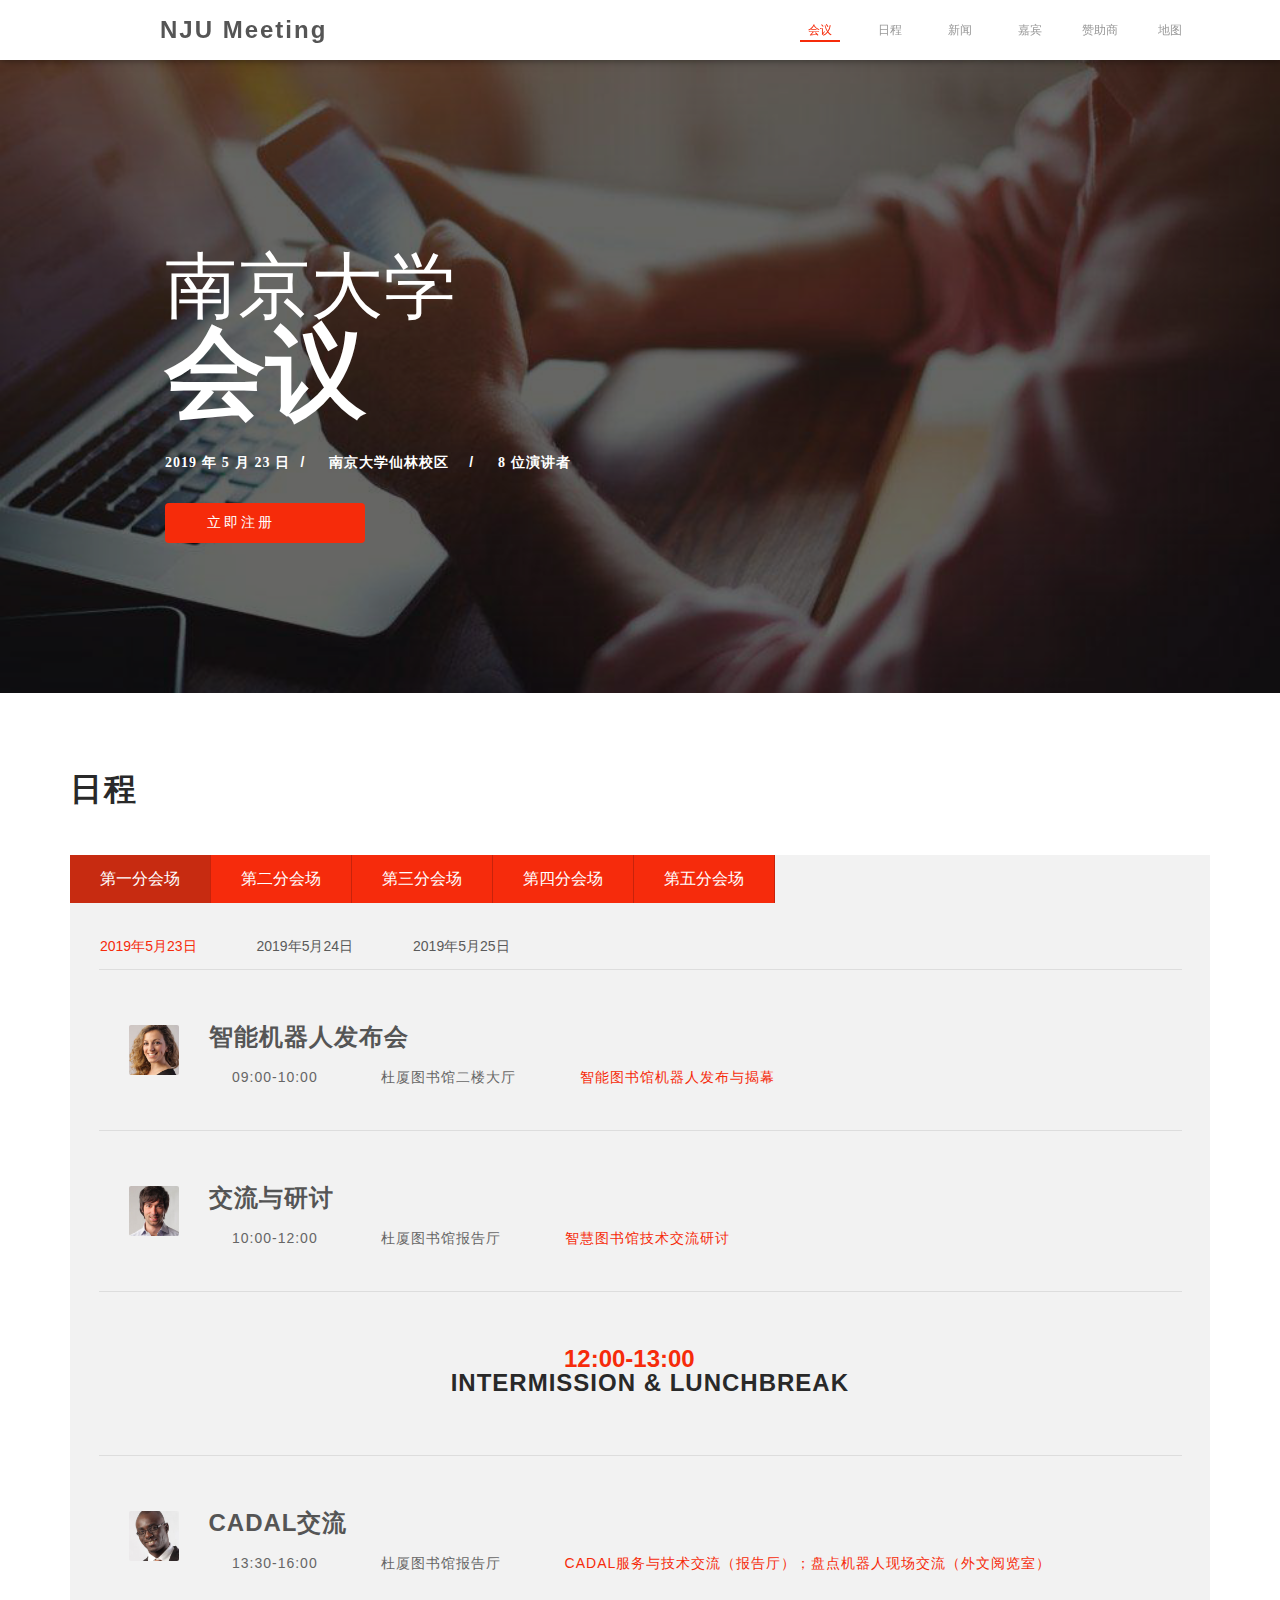
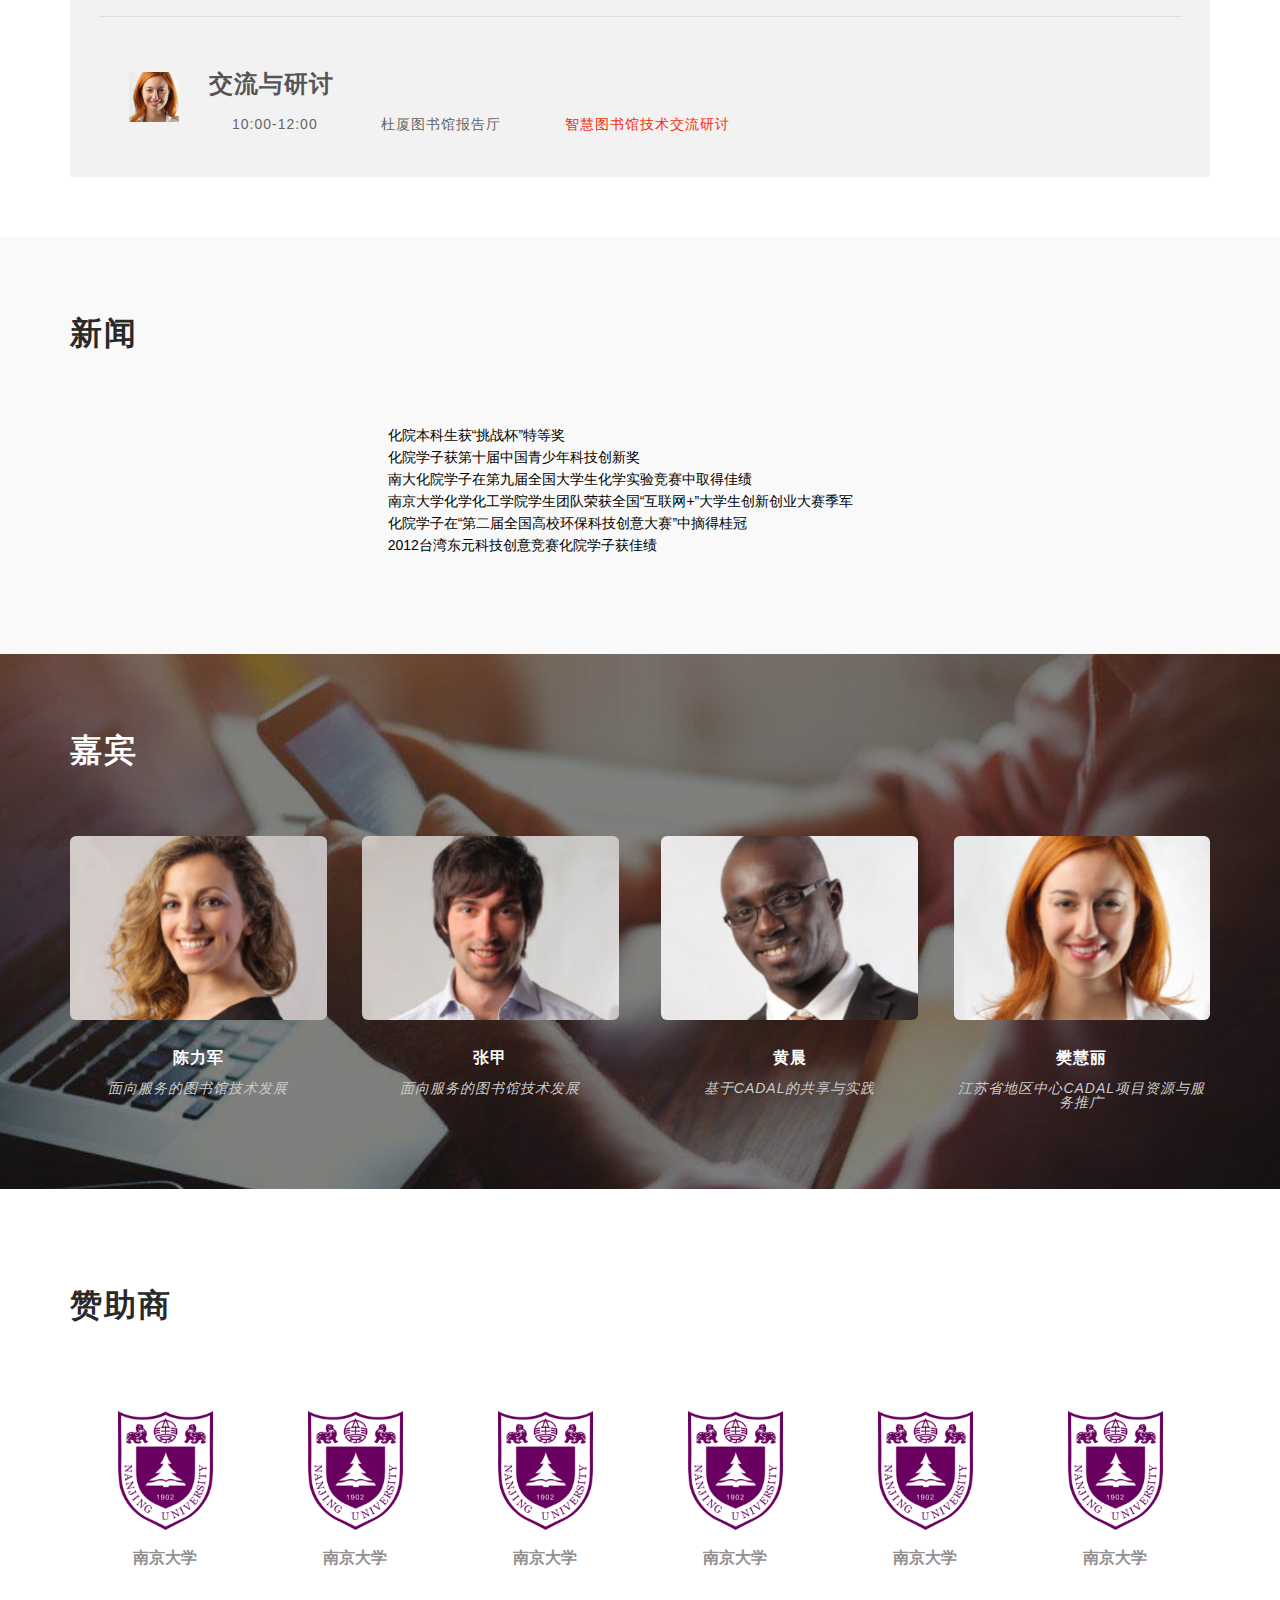
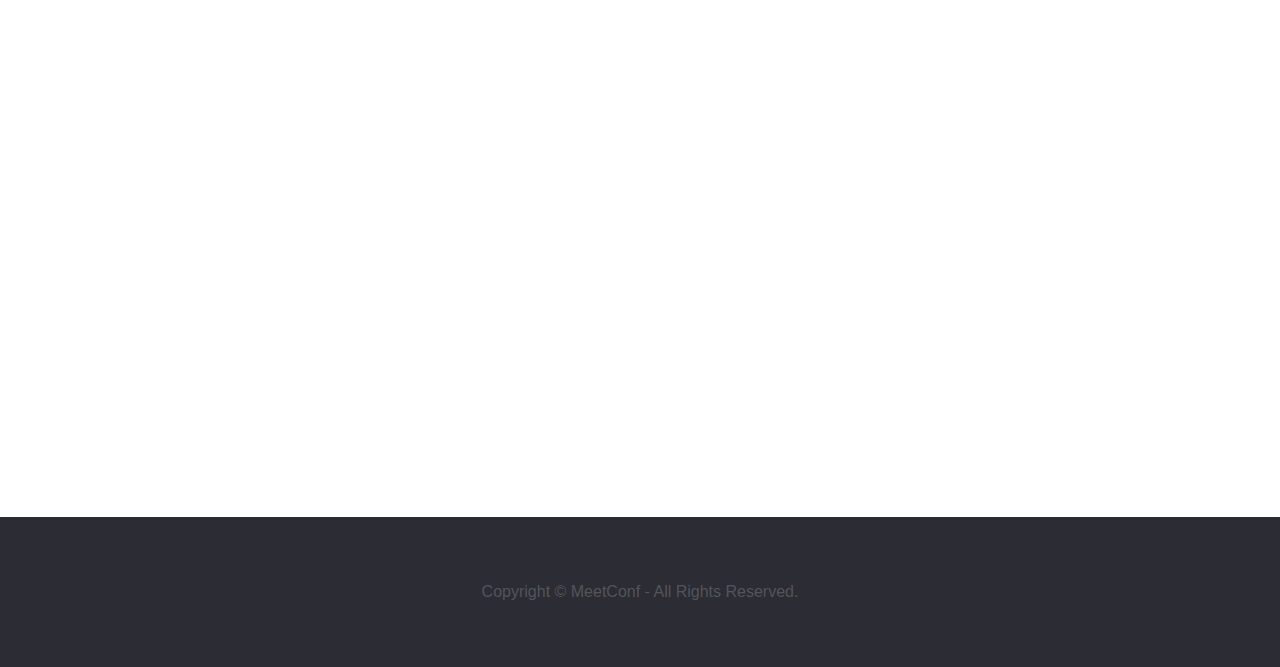
<file: meetconfmode-6/meet.html>
<!doctype html>
<html lang="en">
<head>
    <meta charset="UTF-8">
    <meta http-equiv="X-UA-Compatible" content="IE=edge">
    <meta name="viewport" content="width=device-width, initial-scale=1.0, minimum-scale=1.0, maximum-scale=1.0, user-scalable=no">

    <link rel="stylesheet" href="css/bootstrap.css">
    <link rel="stylesheet" href="css/reset.css">
    <link rel="stylesheet" href="css/iconfont.css">
    <link rel="stylesheet" href="css/icons.css">
    <link rel="stylesheet" href="css/meet.css">

    <title>meetconf</title>

    <script src="js/jquery-3.2.1.js"></script>
    <!--让主流浏览器都支持HTML5标签-->
    <script src="js/html5media.min.js"></script>

    <script src="js/bootstrap.js"></script>
    <!--导航滚动定位-->
    <script src="js/jquery.nav.js"></script>

    <script src="js/meeting.js"></script>


    <!--百度地图API-->
    <!-- 密匙6lbr4qZ7nKyPo4bwGFguvFnbr4WTbgWt -->
    <script type="text/javascript" src="http://api.map.baidu.com/api?v=3.0&ak=6lbr4qZ7nKyPo4bwGFguvFnbr4WTbgWt"></script>
    <script src='https://api.map.baidu.com/library/SearchInfoWindow/1.5/src/SearchInfoWindow_min.js' type='text/javascript'></script>
    <link href='https://api.map.baidu.com/library/SearchInfoWindow/1.5/src/SearchInfoWindow_min.css' rel='stylesheet'>

</head>

<body>
<div class="container-fluid nav ">
    <nav class="row text-center">
        <div class="menu menu-h" id="navbar" role="navigation">
            <div class="container top-container">
                <div class="keynote  col-lg-4 col-lg-offset-1 col-md-offset-1 col-md-4 col-sm-offset-1 col-sm-4 text-left">NJU Meeting</div>
                <div class=" col-lg-7 col-md-7 col-sm-7">
                    <ul class="pull-right" id="menu-h" role="tablist">
                        <li class="col-lg-1 col-md-1 col-sm-1 ">
                            <a class="menu-a menu-h-a active" href="#meetInfo">会议
                                <span class="red-block"></span>
                            </a>
                        </li>
                        <li class="col-lg-1 col-md-1 col-sm-1"><a class="menu-a menu-h-a" href="#agenda">日程
                            <span class="red-block "></span>
                        </a></li>
                        <li class="col-lg-1 col-md-1 col-sm-1"><a class="menu-a menu-h-a" href="#news">新闻
                            <span class="red-block "></span>
                        </a></li>
                        <li class="col-lg-1 col-md-1 col-sm-1"><a class="menu-a menu-h-a" href="#guest">嘉宾
                            <span class="red-block "></span>
                        </a></li>
                        <li class="col-lg-1 col-md-1 col-sm-1"><a class="menu-a menu-h-a" href="#sponsor">赞助商
                            <span class="red-block"></span>
                        </a></li>
                        <li class="col-lg-1 col-md-1 col-sm-1"><a class="menu-a menu-h-a" href="#map-container">地图
                            <span class="red-block "></span>
                        </a></li>
                    </ul>
                </div>
            </div>
        </div>
        <div class="menu menu-v pull-right"  role="navigation">
            <i class="glyphicon glyphicon-menu-hamburger nav-all pull-right" aria-hidden="true">
            </i>
        </div>
    </nav>
</div>
<ul class="menu-v-height" id="menu-v">
    <li><a class="menu-a menu-v-a" href="#meetInfo">会议</a></li>
    <li><a class="menu-a menu-v-a" href="#agenda">日程</a></li>
    <li><a class="menu-a menu-v-a" href="#news">新闻</a></li>
    <li><a class="menu-a menu-v-a" href="#guest">嘉宾</a>
    <li><a class="menu-a menu-v-a" href="#sponsor">赞助商</a>
    <li><a class="menu-a menu-v-a" href="#map-container">地图</a></li>
</ul>

<div class="bg-container">
    <div class="container-fluid top nav-doc" id="meetInfo">
        <div class="container">
            <div class="row">
                <div class="top-wrapper col-lg-10 col-md-10  col-sm-10 col-sm-offset-1 col-xs-10 col-xs-offset-1">
                    <div class="meetInfo">
                        <span class="meetTitle">南京大学</span>
                        <span class="meetDes">会议</span>
                        <div class="meetDet">
                            <span>
                                <span class="number">2019</span>
                                年&nbsp;<span class="number">5</span>
                                月&nbsp;<span class="number">23</span>
                                日<span class="slash slash1">/</span>
                            </span>
                            <span>南京大学仙林校区<span class="slash">/</span></span>
                            <span><span class="number">8</span>&nbsp;位演讲者</span>
                        </div>
                        <div class="meetBtn" id="meetBtn"><a class="meetBtn-a" href="#">立即注册</a></div>
                    </div>
                </div>
            </div>
        </div>
    </div>
</div>

<!-- 会议流程 添加分会场 -->
<div class="container-fluid agenda nav-doc" id="agenda">
    <div class="container">
        <div class="row">
            <div class="col-lg-12 col-md-12 col-sm-12 ">
                <span class="row-title col-lg-12 col-md-12 col-sm-12 col-xs-12">日程</span>
            </div>
            <div class="row-content agenda-wrapper col-lg-12 col-md-12 col-sm-12 col-xs-12">
                

                <div class="resp-tabs">
                    <ul class="resp-tabs-list">
                        <li class="resp-tabs-item today" data-a="day-1">
                            <h4>第一分会场</h4>
                        </li>
                        <li class="resp-tabs-item" data-a="day-2">
                            <h4>第二分会场</h4>
                        </li>
                        <li class="resp-tabs-item" data-a="day-3">
                            <h4>第三分会场</h4>
                        </li>
                        <li class="resp-tabs-item" data-a="day-4">
                            <h4>第四分会场</h4>
                        </li>
                        <li class="resp-tabs-item" data-a="day-5">
                            <h4>第五分会场</h4>
                        </li>
                    </ul>
                </div>


                <div class="agenda-day-content" data-b="day-1">
                    <div class="sub-resp-tabs">
                        <ul class="sub-resp-tabs-list">
                            <li class="sub-resp-tabs-item sub-active" data-c="time-1">
                                <h4 class="time-1">2019年5月23日</h4>
                            </li>
                            <li class="sub-resp-tabs-item" data-c="time-2">
                                <h4 class="time-1">2019年5月24日</h4>
                            </li>
                            <li class="sub-resp-tabs-item" data-c="time-3">
                                <h4 class="time-1">2019年5月25日</h4>
                            </li>
                            
                        </ul>
                    </div>
                    <div class="agenda-content-wrapper" data-d="time-1">
                        <div class="agenda-content col-lg-12 col-md-12 col-sm-12 col-xs-12 ">
                            <div class="agenda-sec-content" data-toggle="modal" data-target="#agendaModal1">
                                <img src="img/a1.jpg" />
                                <div class="agenda-span">
                                    <span class="agenda-title">智能机器人发布会</span>
                                    <div class="agenda-detail">
                                        <span class="agenda-date">
                                            <i class="iconfont text-center aside-menu-icon">&#xe6b5;</i>09:00-10:00</span>
                                        <span class="agenda-address">
                                            <i class="iconfont text-center aside-menu-icon">&#xe62a;</i>杜厦图书馆二楼大厅</span>
                                        <span class="agenda-des">
                                            <i class="iconfont text-center aside-menu-icon">&#xe61b;</i>智能图书馆机器人发布与揭幕</span>
                                    </div>
                                </div>
                            </div>
                        </div>
                        <div class="agenda-content col-lg-12 col-md-12 col-sm-12 col-xs-12">
                            <div class="agenda-sec-content" data-toggle="modal" data-target="#agendaModal2">
                                <img src="img/a2.jpg" />
                                <div class="agenda-span">
                                    <span class="agenda-title">交流与研讨</span>
                                    <div class="agenda-detail">
                                        <span class="agenda-date">
                                            <i class="iconfont text-center aside-menu-icon">&#xe6b5;</i>10:00-12:00</span>
                                        <span class="agenda-address">
                                            <i class="iconfont text-center aside-menu-icon">&#xe62a;</i>杜厦图书馆报告厅</span>
                                        <span class="agenda-des">
                                            <i class="iconfont text-center aside-menu-icon">&#xe61b;</i>智慧图书馆技术交流研讨</span>
                                    </div>
                                </div>
                            </div>
                        </div>
                        <div class="agenda-content col-lg-12 col-md-12 col-sm-12 col-xs-12">
                            <div class="agenda-sec-content" style="cursor: default;">
                                <span class="agenda-break">
                                    <span class="agenda-time">
                                        <i class="iconfont text-center aside-menu-icon">&#xe6b5;</i>12:00-13:00</span>
                                    <span>
                                        <span class="agenda-break-sec">
                                            <i class="iconfont text-center aside-menu-icon">&#xe61b;</i>INTERMISSION</span>
                                        <span class="agenda-break-sec">&</span>
                                        <span class="agenda-break-sec">LUNCHBREAK</span>
                                    </span>
                                </span>
                            </div>
                        </div>
                        <div class="agenda-content col-lg-12 col-md-12 col-sm-12 col-xs-12">
                            <div class="agenda-sec-content" data-toggle="modal" data-target="#agendaModal3">
                                <img src="img/a3.jpg" />
                                <div class="agenda-span">
                                    <span class="agenda-title">CADAL交流</span>
                                    <div class="agenda-detail">
                                        <span class="agenda-date">
                                            <i class="iconfont text-center aside-menu-icon">&#xe6b5;</i>13:30-16:00</span>
                                        <span class="agenda-address">
                                            <i class="iconfont text-center aside-menu-icon">&#xe62a;</i>杜厦图书馆报告厅</span>
                                        <span class="agenda-des">
                                            <i class="iconfont text-center aside-menu-icon">&#xe61b;</i>CADAL服务与技术交流（报告厅）；盘点机器人现场交流（外文阅览室）</span>
                                    </div>
                                </div>
                            </div>
                        </div>
                        <div class="agenda-content col-lg-12 col-md-12 col-sm-12 col-xs-12">
                            <div class="agenda-sec-content" data-toggle="modal" data-target="#agendaModal4">
                                <img src="img/a4.jpg" />
                                <div class="agenda-span">
                                    <span class="agenda-title">交流与研讨</span>
                                    <div class="agenda-detail">
                                        <span class="agenda-date">
                                            <i class="iconfont text-center aside-menu-icon">&#xe6b5;</i>10:00-12:00</span>
                                        <span class="agenda-address">
                                            <i class="iconfont text-center aside-menu-icon">&#xe62a;</i>杜厦图书馆报告厅</span>
                                        <span class="agenda-des">
                                            <i class="iconfont text-center aside-menu-icon">&#xe61b;</i>智慧图书馆技术交流研讨</span>
                                    </div>
                                </div>
                            </div>
                        </div>
                    </div>

                    <div class="agenda-content-wrapper" data-d="time-2">
                        <div class="agenda-content col-lg-12 col-md-12 col-sm-12 col-xs-12 ">
                            <div class="agenda-sec-content" data-toggle="modal" data-target="#agendaModal1">
                                <img src="img/a2.jpg" />
                                <div class="agenda-span">
                                    <span class="agenda-title">智能机器人发布会</span>
                                    <div class="agenda-detail">
                                        <span class="agenda-date">
                                            <i class="iconfont text-center aside-menu-icon">&#xe6b5;</i>09:00-10:00</span>
                                        <span class="agenda-address">
                                            <i class="iconfont text-center aside-menu-icon">&#xe62a;</i>杜厦图书馆二楼大厅</span>
                                        <span class="agenda-des">
                                            <i class="iconfont text-center aside-menu-icon">&#xe61b;</i>智能图书馆机器人发布与揭幕</span>
                                    </div>
                                </div>
                            </div>
                        </div>
                        <div class="agenda-content col-lg-12 col-md-12 col-sm-12 col-xs-12">
                            <div class="agenda-sec-content" data-toggle="modal" data-target="#agendaModal2">
                                <img src="img/a2.jpg" />
                                <div class="agenda-span">
                                    <span class="agenda-title">交流与研讨</span>
                                    <div class="agenda-detail">
                                        <span class="agenda-date">
                                            <i class="iconfont text-center aside-menu-icon">&#xe6b5;</i>10:00-12:00</span>
                                        <span class="agenda-address">
                                            <i class="iconfont text-center aside-menu-icon">&#xe62a;</i>杜厦图书馆报告厅</span>
                                        <span class="agenda-des">
                                            <i class="iconfont text-center aside-menu-icon">&#xe61b;</i>智慧图书馆技术交流研讨</span>
                                    </div>
                                </div>
                            </div>
                        </div>
                        <div class="agenda-content col-lg-12 col-md-12 col-sm-12 col-xs-12">
                            <div class="agenda-sec-content" style="cursor: default;">
                                <span class="agenda-break">
                                    <span class="agenda-time">
                                        <i class="iconfont text-center aside-menu-icon">&#xe6b5;</i>12:00-13:00</span>
                                    <span>
                                        <span class="agenda-break-sec">
                                            <i class="iconfont text-center aside-menu-icon">&#xe61b;</i>INTERMISSION</span>
                                        <span class="agenda-break-sec">&</span>
                                        <span class="agenda-break-sec">LUNCHBREAK</span>
                                    </span>
                                </span>
                            </div>
                        </div>
                        <div class="agenda-content col-lg-12 col-md-12 col-sm-12 col-xs-12">
                            <div class="agenda-sec-content" data-toggle="modal" data-target="#agendaModal3">
                                <img src="img/a3.jpg" />
                                <div class="agenda-span">
                                    <span class="agenda-title">CADAL交流</span>
                                    <div class="agenda-detail">
                                        <span class="agenda-date">
                                            <i class="iconfont text-center aside-menu-icon">&#xe6b5;</i>13:30-16:00</span>
                                        <span class="agenda-address">
                                            <i class="iconfont text-center aside-menu-icon">&#xe62a;</i>杜厦图书馆报告厅</span>
                                        <span class="agenda-des">
                                            <i class="iconfont text-center aside-menu-icon">&#xe61b;</i>CADAL服务与技术交流（报告厅）；盘点机器人现场交流（外文阅览室）</span>
                                    </div>
                                </div>
                            </div>
                        </div>
                        <div class="agenda-content col-lg-12 col-md-12 col-sm-12 col-xs-12">
                            <div class="agenda-sec-content" data-toggle="modal" data-target="#agendaModal4">
                                <img src="img/a4.jpg" />
                                <div class="agenda-span">
                                    <span class="agenda-title">交流与研讨</span>
                                    <div class="agenda-detail">
                                        <span class="agenda-date">
                                            <i class="iconfont text-center aside-menu-icon">&#xe6b5;</i>10:00-12:00</span>
                                        <span class="agenda-address">
                                            <i class="iconfont text-center aside-menu-icon">&#xe62a;</i>杜厦图书馆报告厅</span>
                                        <span class="agenda-des">
                                            <i class="iconfont text-center aside-menu-icon">&#xe61b;</i>智慧图书馆技术交流研讨</span>
                                    </div>
                                </div>
                            </div>
                        </div>
                    </div>

                    <div class="agenda-content-wrapper" data-d="time-3">
                        <div class="agenda-content col-lg-12 col-md-12 col-sm-12 col-xs-12 ">
                            <div class="agenda-sec-content" data-toggle="modal" data-target="#agendaModal1">
                                <img src="img/a3.jpg" />
                                <div class="agenda-span">
                                    <span class="agenda-title">智能机器人发布会</span>
                                    <div class="agenda-detail">
                                        <span class="agenda-date">
                                            <i class="iconfont text-center aside-menu-icon">&#xe6b5;</i>09:00-10:00</span>
                                        <span class="agenda-address">
                                            <i class="iconfont text-center aside-menu-icon">&#xe62a;</i>杜厦图书馆二楼大厅</span>
                                        <span class="agenda-des">
                                            <i class="iconfont text-center aside-menu-icon">&#xe61b;</i>智能图书馆机器人发布与揭幕</span>
                                    </div>
                                </div>
                            </div>
                        </div>
                        <div class="agenda-content col-lg-12 col-md-12 col-sm-12 col-xs-12">
                            <div class="agenda-sec-content" data-toggle="modal" data-target="#agendaModal2">
                                <img src="img/a2.jpg" />
                                <div class="agenda-span">
                                    <span class="agenda-title">交流与研讨</span>
                                    <div class="agenda-detail">
                                        <span class="agenda-date">
                                            <i class="iconfont text-center aside-menu-icon">&#xe6b5;</i>10:00-12:00</span>
                                        <span class="agenda-address">
                                            <i class="iconfont text-center aside-menu-icon">&#xe62a;</i>杜厦图书馆报告厅</span>
                                        <span class="agenda-des">
                                            <i class="iconfont text-center aside-menu-icon">&#xe61b;</i>智慧图书馆技术交流研讨</span>
                                    </div>
                                </div>
                            </div>
                        </div>
                        <div class="agenda-content col-lg-12 col-md-12 col-sm-12 col-xs-12">
                            <div class="agenda-sec-content" style="cursor: default;">
                                <span class="agenda-break">
                                    <span class="agenda-time">
                                        <i class="iconfont text-center aside-menu-icon">&#xe6b5;</i>12:00-13:00</span>
                                    <span>
                                        <span class="agenda-break-sec">
                                            <i class="iconfont text-center aside-menu-icon">&#xe61b;</i>INTERMISSION</span>
                                        <span class="agenda-break-sec">&</span>
                                        <span class="agenda-break-sec">LUNCHBREAK</span>
                                    </span>
                                </span>
                            </div>
                        </div>
                        <div class="agenda-content col-lg-12 col-md-12 col-sm-12 col-xs-12">
                            <div class="agenda-sec-content" data-toggle="modal" data-target="#agendaModal3">
                                <img src="img/a3.jpg" />
                                <div class="agenda-span">
                                    <span class="agenda-title">CADAL交流</span>
                                    <div class="agenda-detail">
                                        <span class="agenda-date">
                                            <i class="iconfont text-center aside-menu-icon">&#xe6b5;</i>13:30-16:00</span>
                                        <span class="agenda-address">
                                            <i class="iconfont text-center aside-menu-icon">&#xe62a;</i>杜厦图书馆报告厅</span>
                                        <span class="agenda-des">
                                            <i class="iconfont text-center aside-menu-icon">&#xe61b;</i>CADAL服务与技术交流（报告厅）；盘点机器人现场交流（外文阅览室）</span>
                                    </div>
                                </div>
                            </div>
                        </div>
                        <div class="agenda-content col-lg-12 col-md-12 col-sm-12 col-xs-12">
                            <div class="agenda-sec-content" data-toggle="modal" data-target="#agendaModal4">
                                <img src="img/a4.jpg" />
                                <div class="agenda-span">
                                    <span class="agenda-title">交流与研讨</span>
                                    <div class="agenda-detail">
                                        <span class="agenda-date">
                                            <i class="iconfont text-center aside-menu-icon">&#xe6b5;</i>10:00-12:00</span>
                                        <span class="agenda-address">
                                            <i class="iconfont text-center aside-menu-icon">&#xe62a;</i>杜厦图书馆报告厅</span>
                                        <span class="agenda-des">
                                            <i class="iconfont text-center aside-menu-icon">&#xe61b;</i>智慧图书馆技术交流研讨</span>
                                    </div>
                                </div>
                            </div>
                        </div>
                    </div>
                </div>
                <div class="agenda-day-content" data-b="day-2">
                    <div class="sub-resp-tabs">
                        <ul class="sub-resp-tabs-list">
                            <li class="sub-resp-tabs-item sub-active" data-c="time-1">
                                <h4 class="time-1">2019年5月23日</h4>
                            </li>
                            <li class="sub-resp-tabs-item" data-c="time-2">
                                <h4 class="time-1">2019年5月24日</h4>
                            </li>
                           
                        </ul>
                    </div>
                    <div class="agenda-content-wrapper" data-d="time-1">
                        <div class="agenda-content col-lg-12 col-md-12 col-sm-12 col-xs-12 ">
                            <div class="agenda-sec-content" data-toggle="modal" data-target="#agendaModal1">
                                <img src="img/a2.jpg" />
                                <div class="agenda-span">
                                    <span class="agenda-title">智能机器人发布会</span>
                                    <div class="agenda-detail">
                                        <span class="agenda-date">
                                            <i class="iconfont text-center aside-menu-icon">&#xe6b5;</i>09:00-10:00</span>
                                        <span class="agenda-address">
                                            <i class="iconfont text-center aside-menu-icon">&#xe62a;</i>杜厦图书馆二楼大厅</span>
                                        <span class="agenda-des">
                                            <i class="iconfont text-center aside-menu-icon">&#xe61b;</i>智能图书馆机器人发布与揭幕</span>
                                    </div>
                                </div>
                            </div>
                        </div>
                        <div class="agenda-content col-lg-12 col-md-12 col-sm-12 col-xs-12">
                            <div class="agenda-sec-content">
                                <span class="agenda-break">
                                    <span class="agenda-time">
                                        <i class="iconfont text-center aside-menu-icon">&#xe6b5;</i>12:00-13:00</span>
                                    <span>
                                        <span class="agenda-break-sec">
                                            <i class="iconfont text-center aside-menu-icon">&#xe61b;</i>INTERMISSION</span>
                                        <span class="agenda-break-sec">&</span>
                                        <span class="agenda-break-sec">LUNCHBREAK</span>
                                    </span>
                                </span>
                            </div>
                        </div>
                        <div class="agenda-content col-lg-12 col-md-12 col-sm-12 col-xs-12">
                            <div class="agenda-sec-content" data-toggle="modal" data-target="#agendaModal4">
                                <img src="img/a4.jpg" />
                                <div class="agenda-span">
                                    <span class="agenda-title">交流与研讨</span>
                                    <div class="agenda-detail">
                                        <span class="agenda-date">
                                            <i class="iconfont text-center aside-menu-icon">&#xe6b5;</i>10:00-12:00</span>
                                        <span class="agenda-address">
                                            <i class="iconfont text-center aside-menu-icon">&#xe62a;</i>杜厦图书馆报告厅</span>
                                        <span class="agenda-des">
                                            <i class="iconfont text-center aside-menu-icon">&#xe61b;</i>智慧图书馆技术交流研讨</span>
                                    </div>
                                </div>
                            </div>
                        </div>
                    </div>

                    <div class="agenda-content-wrapper" data-d="time-2">
                        <div class="agenda-content col-lg-12 col-md-12 col-sm-12 col-xs-12 ">
                            <div class="agenda-sec-content" data-toggle="modal" data-target="#agendaModal1">
                                <img src="img/a3.jpg" />
                                <div class="agenda-span">
                                    <span class="agenda-title">智能机器人发布会</span>
                                    <div class="agenda-detail">
                                        <span class="agenda-date">
                                            <i class="iconfont text-center aside-menu-icon">&#xe6b5;</i>09:00-10:00</span>
                                        <span class="agenda-address">
                                            <i class="iconfont text-center aside-menu-icon">&#xe62a;</i>杜厦图书馆二楼大厅</span>
                                        <span class="agenda-des">
                                            <i class="iconfont text-center aside-menu-icon">&#xe61b;</i>智能图书馆机器人发布与揭幕</span>
                                    </div>
                                </div>
                            </div>
                        </div>
                        <div class="agenda-content col-lg-12 col-md-12 col-sm-12 col-xs-12">
                            <div class="agenda-sec-content">
                                <span class="agenda-break">
                                    <span class="agenda-time">
                                        <i class="iconfont text-center aside-menu-icon">&#xe6b5;</i>12:00-13:00</span>
                                    <span>
                                        <span class="agenda-break-sec">
                                            <i class="iconfont text-center aside-menu-icon">&#xe61b;</i>INTERMISSION</span>
                                        <span class="agenda-break-sec">&</span>
                                        <span class="agenda-break-sec">LUNCHBREAK</span>
                                    </span>
                                </span>
                            </div>
                        </div>
                        <div class="agenda-content col-lg-12 col-md-12 col-sm-12 col-xs-12">
                            <div class="agenda-sec-content" data-toggle="modal" data-target="#agendaModal4">
                                <img src="img/a4.jpg" />
                                <div class="agenda-span">
                                    <span class="agenda-title">交流与研讨</span>
                                    <div class="agenda-detail">
                                        <span class="agenda-date">
                                            <i class="iconfont text-center aside-menu-icon">&#xe6b5;</i>10:00-12:00</span>
                                        <span class="agenda-address">
                                            <i class="iconfont text-center aside-menu-icon">&#xe62a;</i>杜厦图书馆报告厅</span>
                                        <span class="agenda-des">
                                            <i class="iconfont text-center aside-menu-icon">&#xe61b;</i>智慧图书馆技术交流研讨</span>
                                    </div>
                                </div>
                            </div>
                        </div>
                    </div>


                </div>
                <div class="agenda-day-content" data-b="day-3">
                    <div class="sub-resp-tabs">
                        <ul class="sub-resp-tabs-list">
                            <li class="sub-resp-tabs-item sub-active" data-c="time-1">
                                <h4 class="time-1">2019年5月23日</h4>
                            </li>
                            <li class="sub-resp-tabs-item" data-c="time-2">
                                <h4 class="time-1">2019年5月24日</h4>
                            </li>
                        </ul>
                    </div>
                    <div class="agenda-content-wrapper" data-d="time-1">
                        <div class="agenda-content col-lg-12 col-md-12 col-sm-12 col-xs-12 ">
                            <div class="agenda-sec-content" data-toggle="modal" data-target="#agendaModal1">
                                <img src="img/a3.jpg" />
                                <div class="agenda-span">
                                    <span class="agenda-title">智能机器人发布会</span>
                                    <div class="agenda-detail">
                                        <span class="agenda-date">
                                            <i class="iconfont text-center aside-menu-icon">&#xe6b5;</i>09:00-10:00</span>
                                        <span class="agenda-address">
                                            <i class="iconfont text-center aside-menu-icon">&#xe62a;</i>杜厦图书馆二楼大厅</span>
                                        <span class="agenda-des">
                                            <i class="iconfont text-center aside-menu-icon">&#xe61b;</i>智能图书馆机器人发布与揭幕</span>
                                    </div>
                                </div>
                            </div>
                        </div>
                        <div class="agenda-content col-lg-12 col-md-12 col-sm-12 col-xs-12">
                            <div class="agenda-sec-content" data-toggle="modal" data-target="#agendaModal2">
                                <img src="img/a2.jpg" />
                                <div class="agenda-span">
                                    <span class="agenda-title">交流与研讨</span>
                                    <div class="agenda-detail">
                                        <span class="agenda-date">
                                            <i class="iconfont text-center aside-menu-icon">&#xe6b5;</i>10:00-12:00</span>
                                        <span class="agenda-address">
                                            <i class="iconfont text-center aside-menu-icon">&#xe62a;</i>杜厦图书馆报告厅</span>
                                        <span class="agenda-des">
                                            <i class="iconfont text-center aside-menu-icon">&#xe61b;</i>智慧图书馆技术交流研讨</span>
                                    </div>
                                </div>
                            </div>
                        </div>
                        <div class="agenda-content col-lg-12 col-md-12 col-sm-12 col-xs-12">
                            <div class="agenda-sec-content">
                                <span class="agenda-break">
                                    <span class="agenda-time">
                                        <i class="iconfont text-center aside-menu-icon">&#xe6b5;</i>12:00-13:00</span>
                                    <span>
                                        <span class="agenda-break-sec">
                                            <i class="iconfont text-center aside-menu-icon">&#xe61b;</i>INTERMISSION</span>
                                        <span class="agenda-break-sec">&</span>
                                        <span class="agenda-break-sec">LUNCHBREAK</span>
                                    </span>
                                </span>
                            </div>
                        </div>
                        <div class="agenda-content col-lg-12 col-md-12 col-sm-12 col-xs-12">
                            <div class="agenda-sec-content" data-toggle="modal" data-target="#agendaModal3">
                                <img src="img/a3.jpg" />
                                <div class="agenda-span">
                                    <span class="agenda-title">CADAL交流</span>
                                    <div class="agenda-detail">
                                        <span class="agenda-date">
                                            <i class="iconfont text-center aside-menu-icon">&#xe6b5;</i>13:30-16:00</span>
                                        <span class="agenda-address">
                                            <i class="iconfont text-center aside-menu-icon">&#xe62a;</i>杜厦图书馆报告厅</span>
                                        <span class="agenda-des">
                                            <i class="iconfont text-center aside-menu-icon">&#xe61b;</i>CADAL服务与技术交流（报告厅）；盘点机器人现场交流（外文阅览室）</span>
                                    </div>
                                </div>
                            </div>
                        </div>
                        <div class="agenda-content col-lg-12 col-md-12 col-sm-12 col-xs-12">
                            <div class="agenda-sec-content" data-toggle="modal" data-target="#agendaModal4">
                                <img src="img/a4.jpg" />
                                <div class="agenda-span">
                                    <span class="agenda-title">交流与研讨</span>
                                    <div class="agenda-detail">
                                        <span class="agenda-date">
                                            <i class="iconfont text-center aside-menu-icon">&#xe6b5;</i>10:00-12:00</span>
                                        <span class="agenda-address">
                                            <i class="iconfont text-center aside-menu-icon">&#xe62a;</i>杜厦图书馆报告厅</span>
                                        <span class="agenda-des">
                                            <i class="iconfont text-center aside-menu-icon">&#xe61b;</i>智慧图书馆技术交流研讨</span>
                                    </div>
                                </div>
                            </div>
                        </div>
                    </div>

                    <div class="agenda-content-wrapper" data-d="time-2">
                        <div class="agenda-content col-lg-12 col-md-12 col-sm-12 col-xs-12 ">
                            <div class="agenda-sec-content" data-toggle="modal" data-target="#agendaModal1">
                                <img src="img/a2.jpg" />
                                <div class="agenda-span">
                                    <span class="agenda-title">智能机器人发布会</span>
                                    <div class="agenda-detail">
                                        <span class="agenda-date">
                                            <i class="iconfont text-center aside-menu-icon">&#xe6b5;</i>09:00-10:00</span>
                                        <span class="agenda-address">
                                            <i class="iconfont text-center aside-menu-icon">&#xe62a;</i>杜厦图书馆二楼大厅</span>
                                        <span class="agenda-des">
                                            <i class="iconfont text-center aside-menu-icon">&#xe61b;</i>智能图书馆机器人发布与揭幕</span>
                                    </div>
                                </div>
                            </div>
                        </div>
                        <div class="agenda-content col-lg-12 col-md-12 col-sm-12 col-xs-12">
                            <div class="agenda-sec-content" data-toggle="modal" data-target="#agendaModal2">
                                <img src="img/a2.jpg" />
                                <div class="agenda-span">
                                    <span class="agenda-title">交流与研讨</span>
                                    <div class="agenda-detail">
                                        <span class="agenda-date">
                                            <i class="iconfont text-center aside-menu-icon">&#xe6b5;</i>10:00-12:00</span>
                                        <span class="agenda-address">
                                            <i class="iconfont text-center aside-menu-icon">&#xe62a;</i>杜厦图书馆报告厅</span>
                                        <span class="agenda-des">
                                            <i class="iconfont text-center aside-menu-icon">&#xe61b;</i>智慧图书馆技术交流研讨</span>
                                    </div>
                                </div>
                            </div>
                        </div>
                        <div class="agenda-content col-lg-12 col-md-12 col-sm-12 col-xs-12">
                            <div class="agenda-sec-content">
                                <span class="agenda-break">
                                    <span class="agenda-time">
                                        <i class="iconfont text-center aside-menu-icon">&#xe6b5;</i>12:00-13:00</span>
                                    <span>
                                        <span class="agenda-break-sec">
                                            <i class="iconfont text-center aside-menu-icon">&#xe61b;</i>INTERMISSION</span>
                                        <span class="agenda-break-sec">&</span>
                                        <span class="agenda-break-sec">LUNCHBREAK</span>
                                    </span>
                                </span>
                            </div>
                        </div>
                        <div class="agenda-content col-lg-12 col-md-12 col-sm-12 col-xs-12">
                            <div class="agenda-sec-content" data-toggle="modal" data-target="#agendaModal3">
                                <img src="img/a3.jpg" />
                                <div class="agenda-span">
                                    <span class="agenda-title">CADAL交流</span>
                                    <div class="agenda-detail">
                                        <span class="agenda-date">
                                            <i class="iconfont text-center aside-menu-icon">&#xe6b5;</i>13:30-16:00</span>
                                        <span class="agenda-address">
                                            <i class="iconfont text-center aside-menu-icon">&#xe62a;</i>杜厦图书馆报告厅</span>
                                        <span class="agenda-des">
                                            <i class="iconfont text-center aside-menu-icon">&#xe61b;</i>CADAL服务与技术交流（报告厅）；盘点机器人现场交流（外文阅览室）</span>
                                    </div>
                                </div>
                            </div>
                        </div>
                        <div class="agenda-content col-lg-12 col-md-12 col-sm-12 col-xs-12">
                            <div class="agenda-sec-content" data-toggle="modal" data-target="#agendaModal4">
                                <img src="img/a4.jpg" />
                                <div class="agenda-span">
                                    <span class="agenda-title">交流与研讨</span>
                                    <div class="agenda-detail">
                                        <span class="agenda-date">
                                            <i class="iconfont text-center aside-menu-icon">&#xe6b5;</i>10:00-12:00</span>
                                        <span class="agenda-address">
                                            <i class="iconfont text-center aside-menu-icon">&#xe62a;</i>杜厦图书馆报告厅</span>
                                        <span class="agenda-des">
                                            <i class="iconfont text-center aside-menu-icon">&#xe61b;</i>智慧图书馆技术交流研讨</span>
                                    </div>
                                </div>
                            </div>
                        </div>
                    </div>
                </div>
                <div class="agenda-day-content" data-b="day-4">
                    <div class="sub-resp-tabs">
                        <ul class="sub-resp-tabs-list">
                            <li class="sub-resp-tabs-item sub-active" data-c="time-1">
                                <h4 class="time-1">2019年5月23日</h4>
                            </li>
                            <li class="sub-resp-tabs-item" data-c="time-2">
                                <h4 class="time-1">2019年5月24日</h4>
                            </li>
                        </ul>
                    </div>
                    <div class="agenda-content-wrapper" data-d="time-1">
                        <div class="agenda-content col-lg-12 col-md-12 col-sm-12 col-xs-12 ">
                            <div class="agenda-sec-content" data-toggle="modal" data-target="#agendaModal1">
                                <img src="img/a4.jpg" />
                                <div class="agenda-span">
                                    <span class="agenda-title">智能机器人发布会</span>
                                    <div class="agenda-detail">
                                        <span class="agenda-date">
                                            <i class="iconfont text-center aside-menu-icon">&#xe6b5;</i>09:00-10:00</span>
                                        <span class="agenda-address">
                                            <i class="iconfont text-center aside-menu-icon">&#xe62a;</i>杜厦图书馆二楼大厅</span>
                                        <span class="agenda-des">
                                            <i class="iconfont text-center aside-menu-icon">&#xe61b;</i>智能图书馆机器人发布与揭幕</span>
                                    </div>
                                </div>
                            </div>
                        </div>
                        <div class="agenda-content col-lg-12 col-md-12 col-sm-12 col-xs-12">
                            <div class="agenda-sec-content" data-toggle="modal" data-target="#agendaModal2">
                                <img src="img/a2.jpg" />
                                <div class="agenda-span">
                                    <span class="agenda-title">交流与研讨</span>
                                    <div class="agenda-detail">
                                        <span class="agenda-date">
                                            <i class="iconfont text-center aside-menu-icon">&#xe6b5;</i>10:00-12:00</span>
                                        <span class="agenda-address">
                                            <i class="iconfont text-center aside-menu-icon">&#xe62a;</i>杜厦图书馆报告厅</span>
                                        <span class="agenda-des">
                                            <i class="iconfont text-center aside-menu-icon">&#xe61b;</i>智慧图书馆技术交流研讨</span>
                                    </div>
                                </div>
                            </div>
                        </div>
                        <div class="agenda-content col-lg-12 col-md-12 col-sm-12 col-xs-12">
                            <div class="agenda-sec-content">
                                <span class="agenda-break">
                                    <span class="agenda-time">
                                        <i class="iconfont text-center aside-menu-icon">&#xe6b5;</i>12:00-13:00</span>
                                    <span>
                                        <span class="agenda-break-sec">
                                            <i class="iconfont text-center aside-menu-icon">&#xe61b;</i>INTERMISSION</span>
                                        <span class="agenda-break-sec">&</span>
                                        <span class="agenda-break-sec">LUNCHBREAK</span>
                                    </span>
                                </span>
                            </div>
                        </div>
                        <div class="agenda-content col-lg-12 col-md-12 col-sm-12 col-xs-12">
                            <div class="agenda-sec-content" data-toggle="modal" data-target="#agendaModal3">
                                <img src="img/a3.jpg" />
                                <div class="agenda-span">
                                    <span class="agenda-title">CADAL交流</span>
                                    <div class="agenda-detail">
                                        <span class="agenda-date">
                                            <i class="iconfont text-center aside-menu-icon">&#xe6b5;</i>13:30-16:00</span>
                                        <span class="agenda-address">
                                            <i class="iconfont text-center aside-menu-icon">&#xe62a;</i>杜厦图书馆报告厅</span>
                                        <span class="agenda-des">
                                            <i class="iconfont text-center aside-menu-icon">&#xe61b;</i>CADAL服务与技术交流（报告厅）；盘点机器人现场交流（外文阅览室）</span>
                                    </div>
                                </div>
                            </div>
                        </div>
                        <div class="agenda-content col-lg-12 col-md-12 col-sm-12 col-xs-12">
                            <div class="agenda-sec-content" data-toggle="modal" data-target="#agendaModal4">
                                <img src="img/a4.jpg" />
                                <div class="agenda-span">
                                    <span class="agenda-title">交流与研讨</span>
                                    <div class="agenda-detail">
                                        <span class="agenda-date">
                                            <i class="iconfont text-center aside-menu-icon">&#xe6b5;</i>10:00-12:00</span>
                                        <span class="agenda-address">
                                            <i class="iconfont text-center aside-menu-icon">&#xe62a;</i>杜厦图书馆报告厅</span>
                                        <span class="agenda-des">
                                            <i class="iconfont text-center aside-menu-icon">&#xe61b;</i>智慧图书馆技术交流研讨</span>
                                    </div>
                                </div>
                            </div>
                        </div>
                    </div>

                    <div class="agenda-content-wrapper" data-d="time-2">
                        <div class="agenda-content col-lg-12 col-md-12 col-sm-12 col-xs-12 ">
                            <div class="agenda-sec-content" data-toggle="modal" data-target="#agendaModal1">
                                <img src="img/a2.jpg" />
                                <div class="agenda-span">
                                    <span class="agenda-title">智能机器人发布会</span>
                                    <div class="agenda-detail">
                                        <span class="agenda-date">
                                            <i class="iconfont text-center aside-menu-icon">&#xe6b5;</i>09:00-10:00</span>
                                        <span class="agenda-address">
                                            <i class="iconfont text-center aside-menu-icon">&#xe62a;</i>杜厦图书馆二楼大厅</span>
                                        <span class="agenda-des">
                                            <i class="iconfont text-center aside-menu-icon">&#xe61b;</i>智能图书馆机器人发布与揭幕</span>
                                    </div>
                                </div>
                            </div>
                        </div>
                        <div class="agenda-content col-lg-12 col-md-12 col-sm-12 col-xs-12">
                            <div class="agenda-sec-content" data-toggle="modal" data-target="#agendaModal2">
                                <img src="img/a2.jpg" />
                                <div class="agenda-span">
                                    <span class="agenda-title">交流与研讨</span>
                                    <div class="agenda-detail">
                                        <span class="agenda-date">
                                            <i class="iconfont text-center aside-menu-icon">&#xe6b5;</i>10:00-12:00</span>
                                        <span class="agenda-address">
                                            <i class="iconfont text-center aside-menu-icon">&#xe62a;</i>杜厦图书馆报告厅</span>
                                        <span class="agenda-des">
                                            <i class="iconfont text-center aside-menu-icon">&#xe61b;</i>智慧图书馆技术交流研讨</span>
                                    </div>
                                </div>
                            </div>
                        </div>
                        <div class="agenda-content col-lg-12 col-md-12 col-sm-12 col-xs-12">
                            <div class="agenda-sec-content">
                                <span class="agenda-break">
                                    <span class="agenda-time">
                                        <i class="iconfont text-center aside-menu-icon">&#xe6b5;</i>12:00-13:00</span>
                                    <span>
                                        <span class="agenda-break-sec">
                                            <i class="iconfont text-center aside-menu-icon">&#xe61b;</i>INTERMISSION</span>
                                        <span class="agenda-break-sec">&</span>
                                        <span class="agenda-break-sec">LUNCHBREAK</span>
                                    </span>
                                </span>
                            </div>
                        </div>
                        <div class="agenda-content col-lg-12 col-md-12 col-sm-12 col-xs-12">
                            <div class="agenda-sec-content" data-toggle="modal" data-target="#agendaModal3">
                                <img src="img/a3.jpg" />
                                <div class="agenda-span">
                                    <span class="agenda-title">CADAL交流</span>
                                    <div class="agenda-detail">
                                        <span class="agenda-date">
                                            <i class="iconfont text-center aside-menu-icon">&#xe6b5;</i>13:30-16:00</span>
                                        <span class="agenda-address">
                                            <i class="iconfont text-center aside-menu-icon">&#xe62a;</i>杜厦图书馆报告厅</span>
                                        <span class="agenda-des">
                                            <i class="iconfont text-center aside-menu-icon">&#xe61b;</i>CADAL服务与技术交流（报告厅）；盘点机器人现场交流（外文阅览室）</span>
                                    </div>
                                </div>
                            </div>
                        </div>
                        <div class="agenda-content col-lg-12 col-md-12 col-sm-12 col-xs-12">
                            <div class="agenda-sec-content" data-toggle="modal" data-target="#agendaModal4">
                                <img src="img/a4.jpg" />
                                <div class="agenda-span">
                                    <span class="agenda-title">交流与研讨</span>
                                    <div class="agenda-detail">
                                        <span class="agenda-date">
                                            <i class="iconfont text-center aside-menu-icon">&#xe6b5;</i>10:00-12:00</span>
                                        <span class="agenda-address">
                                            <i class="iconfont text-center aside-menu-icon">&#xe62a;</i>杜厦图书馆报告厅</span>
                                        <span class="agenda-des">
                                            <i class="iconfont text-center aside-menu-icon">&#xe61b;</i>智慧图书馆技术交流研讨</span>
                                    </div>
                                </div>
                            </div>
                        </div>
                    </div>
                </div>
                <div class="agenda-day-content" data-b="day-5">
                    <div class="sub-resp-tabs">
                        <ul class="sub-resp-tabs-list">
                            <li class="sub-resp-tabs-item sub-active" data-c="time-1">
                                <h4 class="time-1">2019年5月23日</h4>
                            </li>
                        </ul>
                    </div>
                    <div class="agenda-content-wrapper" data-d="time-1">
                        <div class="agenda-content col-lg-12 col-md-12 col-sm-12 col-xs-12 ">
                            <div class="agenda-sec-content" data-toggle="modal" data-target="#agendaModal1">
                                <img src="img/a1.jpg" />
                                <div class="agenda-span">
                                    <span class="agenda-title">智能机器人发布会</span>
                                    <div class="agenda-detail">
                                        <span class="agenda-date">
                                            <i class="iconfont text-center aside-menu-icon">&#xe6b5;</i>09:00-10:00</span>
                                        <span class="agenda-address">
                                            <i class="iconfont text-center aside-menu-icon">&#xe62a;</i>杜厦图书馆二楼大厅</span>
                                        <span class="agenda-des">
                                            <i class="iconfont text-center aside-menu-icon">&#xe61b;</i>智能图书馆机器人发布与揭幕</span>
                                    </div>
                                </div>
                            </div>
                        </div>
                        <div class="agenda-content col-lg-12 col-md-12 col-sm-12 col-xs-12">
                            <div class="agenda-sec-content">
                                <span class="agenda-break">
                                    <span class="agenda-time">
                                        <i class="iconfont text-center aside-menu-icon">&#xe6b5;</i>12:00-13:00</span>
                                    <span>
                                        <span class="agenda-break-sec">
                                            <i class="iconfont text-center aside-menu-icon">&#xe61b;</i>INTERMISSION</span>
                                        <span class="agenda-break-sec">&</span>
                                        <span class="agenda-break-sec">LUNCHBREAK</span>
                                    </span>
                                </span>
                            </div>
                        </div>
                        <div class="agenda-content col-lg-12 col-md-12 col-sm-12 col-xs-12">
                            <div class="agenda-sec-content" data-toggle="modal" data-target="#agendaModal3">
                                <img src="img/a3.jpg" />
                                <div class="agenda-span">
                                    <span class="agenda-title">CADAL交流</span>
                                    <div class="agenda-detail">
                                        <span class="agenda-date">
                                            <i class="iconfont text-center aside-menu-icon">&#xe6b5;</i>13:30-16:00</span>
                                        <span class="agenda-address">
                                            <i class="iconfont text-center aside-menu-icon">&#xe62a;</i>杜厦图书馆报告厅</span>
                                        <span class="agenda-des">
                                            <i class="iconfont text-center aside-menu-icon">&#xe61b;</i>CADAL服务与技术交流（报告厅）；盘点机器人现场交流（外文阅览室）</span>
                                    </div>
                                </div>
                            </div>
                        </div>
                        <div class="agenda-content col-lg-12 col-md-12 col-sm-12 col-xs-12">
                            <div class="agenda-sec-content" data-toggle="modal" data-target="#agendaModal4">
                                <img src="img/a4.jpg" />
                                <div class="agenda-span">
                                    <span class="agenda-title">交流与研讨</span>
                                    <div class="agenda-detail">
                                        <span class="agenda-date">
                                            <i class="iconfont text-center aside-menu-icon">&#xe6b5;</i>10:00-12:00</span>
                                        <span class="agenda-address">
                                            <i class="iconfont text-center aside-menu-icon">&#xe62a;</i>杜厦图书馆报告厅</span>
                                        <span class="agenda-des">
                                            <i class="iconfont text-center aside-menu-icon">&#xe61b;</i>智慧图书馆技术交流研讨</span>
                                    </div>
                                </div>
                            </div>
                        </div>
                    </div>

                </div>
            </div>
        </div>
    </div>
</div>

<!-- 新闻 -->
<div class="container-fluid news m-content-wrapper" id="news">
    
    <div class="container">
        <div class="row">
            <div class="col-lg-12 col-md-12 col-sm-12 ">
                <span class="row-title col-lg-12 col-md-12 col-sm-12">新闻</span>
            </div>
        </div>

        <!-- Button trigger modal -->
        <div class="news-content group-top">
            <i class="iconfont news-icon">&#xe642;</i>
            <p class="news-title" data-toggle="modal" data-target="#myModal">化院本科生获“挑战杯”特等奖</p>
        </div>
        <!-- Modal -->
        <div class="modal fade" id="myModal" tabindex="-1" role="dialog" aria-labelledby="myModalLabel">
            <div class="modal-dialog" role="document">
                <div class="modal-content">
                    <div class="modal-header">
                        <button type="button" class="close" data-dismiss="modal" aria-label="Close">
                            <span aria-hidden="true">&times;</span>
                        </button>
                        <h4 class="modal-title" id="myModalLabel">化院本科生获“挑战杯”特等奖</h4>
                    </div>
                    <div class="modal-body">
                        <p>&nbsp;&nbsp;&nbsp;&nbsp;&nbsp;&nbsp;&nbsp;&nbsp;5月25日，学习交流团前往浙江大学化学实验教学中心参观交流。交流会由浙江大学基础化学实验教学中心主任王敏教授主持，书记雷鸣、副主任赵华绒、曾秀琼和王国平，以及实验课程负责人等19位教师与学习交流团10位成员进行交流研讨。双方分别介绍化学实验教学中心总体情况、近些年的实践教学改革思路，双方教师就实验课程设置、教学内容、分层次教学情况、实验师资队伍（特别是青年实验技术队伍）、研究生助教、实验室安全管理、安全文化建设、工作中面临的共同难点等主题进行广泛深入交流。随后学习交流团成员深入浙江大学化学实验教学中心实验室进行调研，并围绕实验室建设细节展开讨论。此次交流取得良好成效，促进了两校化学实验教学中心的相互了解，也为开展工作拓宽了思路。通过一整天的交流，双方受益匪浅，双方约定今后将进一步加强双边交流，适时开展实验教学研讨，为建设化学国家级实验教学示范中心协同努力。
                        </p>
                    </div>
                </div>
            </div>
        </div>
        <!-- Button trigger modal -->
        <div class="news-content">
            <i class="iconfont news-icon">&#xe642;</i>
            <p class="news-title" data-toggle="modal" data-target="#myModal">化院学子获第十届中国青少年科技创新奖</p>
        </div>
        <!-- Modal -->
        <div class="modal fade" id="myModal" tabindex="-1" role="dialog" aria-labelledby="myModalLabel">
            <div class="modal-dialog" role="document">
                <div class="modal-content">
                    <div class="modal-header">
                        <button type="button" class="close" data-dismiss="modal" aria-label="Close">
                            <span aria-hidden="true">&times;</span>
                        </button>
                        <h4 class="modal-title" id="myModalLabel">化院学子获第十届中国青少年科技创新奖</h4>
                    </div>
                    <div class="modal-body">
                        <p>&nbsp;&nbsp;&nbsp;&nbsp;&nbsp;&nbsp;&nbsp;&nbsp;5月25日，学习交流团前往浙江大学化学实验教学中心参观交流。交流会由浙江大学基础化学实验教学中心主任王敏教授主持，书记雷鸣、副主任赵华绒、曾秀琼和王国平，以及实验课程负责人等19位教师与学习交流团10位成员进行交流研讨。双方分别介绍化学实验教学中心总体情况、近些年的实践教学改革思路，双方教师就实验课程设置、教学内容、分层次教学情况、实验师资队伍（特别是青年实验技术队伍）、研究生助教、实验室安全管理、安全文化建设、工作中面临的共同难点等主题进行广泛深入交流。随后学习交流团成员深入浙江大学化学实验教学中心实验室进行调研，并围绕实验室建设细节展开讨论。此次交流取得良好成效，促进了两校化学实验教学中心的相互了解，也为开展工作拓宽了思路。通过一整天的交流，双方受益匪浅，双方约定今后将进一步加强双边交流，适时开展实验教学研讨，为建设化学国家级实验教学示范中心协同努力。
                        </p>
                    </div>
                </div>
            </div>
        </div>
        <!-- Button trigger modal -->
        <div class="news-content">
            <i class="iconfont news-icon">&#xe642;</i>
            <p class="news-title" data-toggle="modal" data-target="#myModal">南大化院学子在第九届全国大学生化学实验竞赛中取得佳绩</p>
        </div>
        <!-- Modal -->
        <div class="modal fade" id="myModal" tabindex="-1" role="dialog" aria-labelledby="myModalLabel">
            <div class="modal-dialog" role="document">
                <div class="modal-content">
                    <div class="modal-header">
                        <button type="button" class="close" data-dismiss="modal" aria-label="Close">
                            <span aria-hidden="true">&times;</span>
                        </button>
                        <h4 class="modal-title" id="myModalLabel">南大化院学子在第九届全国大学生化学实验竞赛中取得佳绩</h4>
                    </div>
                    <div class="modal-body">
                        <p>&nbsp;&nbsp;&nbsp;&nbsp;&nbsp;&nbsp;&nbsp;&nbsp;5月25日，学习交流团前往浙江大学化学实验教学中心参观交流。交流会由浙江大学基础化学实验教学中心主任王敏教授主持，书记雷鸣、副主任赵华绒、曾秀琼和王国平，以及实验课程负责人等19位教师与学习交流团10位成员进行交流研讨。双方分别介绍化学实验教学中心总体情况、近些年的实践教学改革思路，双方教师就实验课程设置、教学内容、分层次教学情况、实验师资队伍（特别是青年实验技术队伍）、研究生助教、实验室安全管理、安全文化建设、工作中面临的共同难点等主题进行广泛深入交流。随后学习交流团成员深入浙江大学化学实验教学中心实验室进行调研，并围绕实验室建设细节展开讨论。此次交流取得良好成效，促进了两校化学实验教学中心的相互了解，也为开展工作拓宽了思路。通过一整天的交流，双方受益匪浅，双方约定今后将进一步加强双边交流，适时开展实验教学研讨，为建设化学国家级实验教学示范中心协同努力。
                        </p>
                    </div>
                </div>
            </div>
        </div>
        <!-- Button trigger modal -->
        <div class="news-content">
            <i class="iconfont news-icon">&#xe642;</i>
            <p class="news-title" data-toggle="modal" data-target="#myModal">南京大学化学化工学院学生团队荣获全国“互联网+”大学生创新创业大赛季军</p>
        </div>
        <!-- Modal -->
        <div class="modal fade" id="myModal" tabindex="-1" role="dialog" aria-labelledby="myModalLabel">
            <div class="modal-dialog" role="document">
                <div class="modal-content">
                    <div class="modal-header">
                        <button type="button" class="close" data-dismiss="modal" aria-label="Close">
                            <span aria-hidden="true">&times;</span>
                        </button>
                        <h4 class="modal-title" id="myModalLabel">南京大学化学化工学院学生团队荣获全国“互联网+”大学生创新创业大赛季军</h4>
                    </div>
                    <div class="modal-body">
                        <p>&nbsp;&nbsp;&nbsp;&nbsp;&nbsp;&nbsp;&nbsp;&nbsp;5月25日，学习交流团前往浙江大学化学实验教学中心参观交流。交流会由浙江大学基础化学实验教学中心主任王敏教授主持，书记雷鸣、副主任赵华绒、曾秀琼和王国平，以及实验课程负责人等19位教师与学习交流团10位成员进行交流研讨。双方分别介绍化学实验教学中心总体情况、近些年的实践教学改革思路，双方教师就实验课程设置、教学内容、分层次教学情况、实验师资队伍（特别是青年实验技术队伍）、研究生助教、实验室安全管理、安全文化建设、工作中面临的共同难点等主题进行广泛深入交流。随后学习交流团成员深入浙江大学化学实验教学中心实验室进行调研，并围绕实验室建设细节展开讨论。此次交流取得良好成效，促进了两校化学实验教学中心的相互了解，也为开展工作拓宽了思路。通过一整天的交流，双方受益匪浅，双方约定今后将进一步加强双边交流，适时开展实验教学研讨，为建设化学国家级实验教学示范中心协同努力。
                        </p>
                    </div>
                </div>
            </div>
        </div>
        <!-- Button trigger modal -->
        <div class="news-content">
            <i class="iconfont news-icon">&#xe642;</i>
            <p class="news-title" data-toggle="modal" data-target="#myModal">化院学子在“第二届全国高校环保科技创意大赛”中摘得桂冠</p>
        </div>
        <!-- Modal -->
        <div class="modal fade" id="myModal" tabindex="-1" role="dialog" aria-labelledby="myModalLabel">
            <div class="modal-dialog" role="document">
                <div class="modal-content">
                    <div class="modal-header">
                        <button type="button" class="close" data-dismiss="modal" aria-label="Close">
                            <span aria-hidden="true">&times;</span>
                        </button>
                        <h4 class="modal-title" id="myModalLabel">化院学子在“第二届全国高校环保科技创意大赛”中摘得桂冠</h4>
                    </div>
                    <div class="modal-body">
                        <p>&nbsp;&nbsp;&nbsp;&nbsp;&nbsp;&nbsp;&nbsp;&nbsp;5月25日，学习交流团前往浙江大学化学实验教学中心参观交流。交流会由浙江大学基础化学实验教学中心主任王敏教授主持，书记雷鸣、副主任赵华绒、曾秀琼和王国平，以及实验课程负责人等19位教师与学习交流团10位成员进行交流研讨。双方分别介绍化学实验教学中心总体情况、近些年的实践教学改革思路，双方教师就实验课程设置、教学内容、分层次教学情况、实验师资队伍（特别是青年实验技术队伍）、研究生助教、实验室安全管理、安全文化建设、工作中面临的共同难点等主题进行广泛深入交流。随后学习交流团成员深入浙江大学化学实验教学中心实验室进行调研，并围绕实验室建设细节展开讨论。此次交流取得良好成效，促进了两校化学实验教学中心的相互了解，也为开展工作拓宽了思路。通过一整天的交流，双方受益匪浅，双方约定今后将进一步加强双边交流，适时开展实验教学研讨，为建设化学国家级实验教学示范中心协同努力。
                        </p>
                    </div>
                </div>
            </div>
        </div>
        <!-- Button trigger modal -->
        <div class="news-content">
            <i class="iconfont news-icon">&#xe642;</i>
            <p class="news-title" data-toggle="modal" data-target="#myModal">2012台湾东元科技创意竞赛化院学子获佳绩</p>
        </div>
        <!-- Modal -->
        <div class="modal fade" id="myModal" tabindex="-1" role="dialog" aria-labelledby="myModalLabel">
            <div class="modal-dialog" role="document">
                <div class="modal-content">
                    <div class="modal-header">
                        <button type="button" class="close" data-dismiss="modal" aria-label="Close">
                            <span aria-hidden="true">&times;</span>
                        </button>
                        <h4 class="modal-title" id="myModalLabel">2012台湾东元科技创意竞赛化院学子获佳绩</h4>
                    </div>
                    <div class="modal-body">
                        <p>&nbsp;&nbsp;&nbsp;&nbsp;&nbsp;&nbsp;&nbsp;&nbsp;5月25日，学习交流团前往浙江大学化学实验教学中心参观交流。交流会由浙江大学基础化学实验教学中心主任王敏教授主持，书记雷鸣、副主任赵华绒、曾秀琼和王国平，以及实验课程负责人等19位教师与学习交流团10位成员进行交流研讨。双方分别介绍化学实验教学中心总体情况、近些年的实践教学改革思路，双方教师就实验课程设置、教学内容、分层次教学情况、实验师资队伍（特别是青年实验技术队伍）、研究生助教、实验室安全管理、安全文化建设、工作中面临的共同难点等主题进行广泛深入交流。随后学习交流团成员深入浙江大学化学实验教学中心实验室进行调研，并围绕实验室建设细节展开讨论。此次交流取得良好成效，促进了两校化学实验教学中心的相互了解，也为开展工作拓宽了思路。通过一整天的交流，双方受益匪浅，双方约定今后将进一步加强双边交流，适时开展实验教学研讨，为建设化学国家级实验教学示范中心协同努力。
                        </p>
                    </div>
                </div>
            </div>
        </div>
    </div>




</div>

<!-- 嘉宾 -->
<div class="guest-container" id="guest">
    <div class="container-fluid guest nav-doc" id="guest">
        <div class="container" >
            <div class="row">
                <div class="row-content col-lg-12 col-md-12 col-sm-12 col-sm-offset-0 col-xs-10 col-xs-offset-1">
                    <span class="row-title col-lg-12 col-md-12 col-sm-12">嘉宾</span>
                    <div class="speaker-content col-lg-3 col-md-3 col-sm-3 col-xs-6">
                        <div class="guest-sec-content guest-sec-content1" data-toggle="modal" data-target="#guestModal1">
                            <div class="guest-top">
                                <div class="guest-img"><img src="img/guest1.jpg"></div>
                            </div>
                            <div class="guest-info">
                                <span class="guest-name ">陈力军</span>
                                <span class="guest-position">面向服务的图书馆技术发展</span>
                            </div>
                        </div>
                    </div>
                    <div class="speaker-content col-lg-3 col-md-3 col-sm-3 col-xs-6">
                        <div class="guest-sec-content guest-sec-content2" data-toggle="modal" data-target="#guestModal2">
                            <div class="guest-top">
                                <div class="guest-img"><img src="img/guest2.jpg"></div>
                            </div>
                            <div class="guest-info">
                                <span class="guest-name">张甲</span>
                                <span class="guest-position">面向服务的图书馆技术发展</span>
                            </div>
                        </div>
                    </div>
                    <div class="speaker-content col-lg-3 col-md-3 col-sm-3 col-xs-6">
                        <div class="guest-sec-content guest-sec-content3" data-toggle="modal" data-target="#guestModal3">
                            <div class="guest-top">
                                <div class="guest-img"><img src="img/guest3.jpg"></div>
                            </div>
                            <div class="guest-info">
                                <span class="guest-name ">黄晨</span>
                                <span class="guest-position ">基于CADAL的共享与实践</span>
                            </div>
                        </div>
                    </div>
                    <div class="speaker-content col-lg-3 col-md-3 col-sm-3 col-xs-6">
                        <div class="guest-sec-content guest-sec-content4" data-toggle="modal" data-target="#guestModal4">
                            <div class="guest-top">
                                <div class="guest-img"><img src="img/guest4.jpg"></div>
                            </div>
                            <div class="guest-info">
                                <span class="guest-name ">樊慧丽</span>
                                <span class="guest-position ">江苏省地区中心CADAL项目资源与服务推广</span>
                            </div>
                        </div>
                    </div>
                </div>
            </div>
        </div>
    </div>
</div>

<!-- 赞助商 -->
<div class="container-fluid qualification nav-doc" id="sponsor">
    <div class="container">
        <div class="row">
            <div class="row-content col-lg-12 col-md-12 col-sm-12">
                <span class="row-title col-lg-12 col-md-12 col-sm-12">赞助商</span>
                <div class=" col-sm-12">
                    <div class="qualifi col-sm-2" data-toggle="modal" data-target="#qualifiModal1">
                        <div class="qualifi-img"><img class="gray-img" src="img/nd.jpg"/nd><img class="color-img" src="img/rlogo-1.jpg"/></div>
                        <div class="qualifi-name">南京大学</div>
                    </div>
                    <div class="qualifi col-sm-2" data-toggle="modal" data-target="#qualifiModal2">
                        <div class="qualifi-img"><img class="gray-img" src="img/nd.jpg"/><img class="color-img" src="img/rlogo-2.jpg"/></div>
                        <div class="qualifi-name">南京大学</div>
                    </div>
                    <div class="qualifi col-sm-2" data-toggle="modal" data-target="#qualifiModal3">
                        <div class="qualifi-img"><img class="gray-img" src="img/nd.jpg"/><img class="color-img" src="img/rlogo-3.jpg"/></div>
                        <div class="qualifi-name">南京大学</div>
                    </div>
                    <div class="qualifi col-sm-2" data-toggle="modal" data-target="#qualifiModal4">
                        <div class="qualifi-img"><img class="gray-img" src="img/nd.jpg"/><img class="color-img" src="img/rlogo-4.jpg"/></div>
                        <div class="qualifi-name">南京大学</div>
                    </div>
                    <div class="qualifi col-sm-2" data-toggle="modal" data-target="#qualifiModal5">
                        <div class="qualifi-img"><img class="gray-img" src="img/nd.jpg"/><img class="color-img" src="img/rlogo-5.jpg"/></div>
                        <div class="qualifi-name">南京大学</div>
                    </div>
                    <div class="qualifi col-sm-2" data-toggle="modal" data-target="#qualifiModal6">
                        <div class="qualifi-img"><img class="gray-img" src="img/nd.jpg"/><img class="color-img" src="img/rlogo-6.jpg"/></div>
                        <div class="qualifi-name">南京大学</div>
                    </div>
                </div>
            </div>
        </div>
    </div>
</div>


<div class="container-fluid map-container nav-doc" id="map-container"></div>

<!--百度地图API-->
<script type="text/javascript">
    $(document).ready(function() {
        var map = new BMap.Map("map-container");
        map.setMapStyle({style:'grayscale'});
        map.setCurrentCity("南京");
        map.centerAndZoom(new BMap.Point(118.9069664,32.1275042), 12);
        map.disableScrollWheelZoom();
        $("#map-container").click(function(){
            map.enableScrollWheelZoom();
        });
        // map.disableDragging();
        // map.addEventListener("touchstart",function(e){
        //
        // });

        var myIcon = new BMap.Icon("img/map-point.png", new BMap.Size(32, 32), {
            // 指定定位位置
            offset: new BMap.Size(10, 25)
            // 当需要从一幅较大的图片中截取某部分作为标注图标时，需要指定大图的偏移位置
            // imageOffset: new BMap.Size(0, 0 - i * 25)
            // 设置图片偏移
        });
        var marker = new BMap.Marker(new BMap.Point( "118.9069664" , "32.1275042"),{icon: myIcon});

        map.addOverlay(marker);
        // var venue_name = "南京信息职业技术学院";
        // var venue_street = "文澜路99号";
        // var licontent = "<b>" + venue_name + "</b><br>";
        // licontent += "<span><strong>地址：</strong>" + venue_street  + "</span><br>";
        // licontent += "<span class=\"input\"><label><strong id=\"start\">起点：</strong></label>" +
        //     "<input style=\"width:80%;\" class=\"outset form-control\" type=\"text\" name=\"origin\" value=\"\"/><br><br>" +
        //     "<input class=\"outset-but btn btn-sm btn-primary pull-left\" style=\"margin-right:10px;\" id= \"bus\" type=\"button\" value=\"公交\" />" +
        //     "<input class=\"outset-but btn btn-sm btn-primary pull-left\" id=\"car\" type=\"button\" value=\"驾车\" />" +
        //     "<a class=\"gotob\" ></a>" +
        //     "</span>";
        // var hiddeninput="<input type=\"hidden\" value=\""+'<%= venue.city %>'+"\" name=\"region\" />" +
        //     "<input type=\"hidden\" value=\"html\" name=\"output\" />" +
        //     "<input type=\"hidden\" value=\"driving\" name=\"mode\" />" +
        //     "<input type=\"hidden\" value=\"latlng:"+marker.getPosition().lat+","+marker.getPosition().lng+"|name:"+"\" name=\"destination\" />";
        // var content1 ="<form class=\"form-inline\" id=\"gotobaiduform\" target=\"_blank\" method=\"get\">" + licontent +hiddeninput+"</form>";
        //
        // var opts1 = { width: 300 };
        // var infoWindow = new BMap.InfoWindow(content1, opts1);
        // marker.openInfoWindow(infoWindow);
        // marker.addEventListener('click',function(){
        //     marker.openInfoWindow(infoWindow);
        // });
        //
        // var start = null;
        // var end = "文澜路99号";
        //
        // $("#car").click(function(){
        //     start = document.getElementById("start").innerText;
        //     map.clearOverlays();
        //     search(start,end,1);
        //     function search(start,end,route){
        //         var driving = new BMap.DrivingRoute(map, {renderOptions:{map: map, autoViewport: true},policy: route});
        //         driving.search(start,end);
        //     }
        // });
        // $("#bus").click(function(){
        //     start = document.getElementById("start").innerText;
        //     map.clearOverlays();
        //     search(start, end, 1);
        //     alert("555");
        //     function search(start, end, route) {
        //         transit.setPolicy(route);
        //         transit.search(start, end);
        //     }
        // });
    })
</script>


<div class="container-fluid foot text-center">Copyright © MeetConf - All Rights Reserved.</div>

<!-- 回到顶部 -->
<div id="toTop" class="toTopButton">
    <i class="iconfont top-icon">&#xe62c;</i>
</div>



<!--modal-->
<div class="modal fade" id="agendaModal1" tabindex="-1" role="dialog" aria-labelledby="myModalLabel">
    <div class=" modal-dialog agenda-modal-dialog" role="document">
        <div class="modal-content">
            <div class="modal-header">
                <button type="button" class="close" data-dismiss="modal" aria-label="Close"><span aria-hidden="true">&times;</span></button>
                <h4 class="modal-title agenda-title-modal" id="myModalLabel">智能机器人发布会</h4>
            </div>
            <div class="modal-body">
                <div class="agenda-modal-body">
                    <img src="img/guest1.jpg"/>
                    <div class="agenda-detail-modal">
                        <span class="agenda-des-modal">智能图书馆机器人发布与揭幕</span>
                        <span class="agenda-date-modal">09:00-10:00</span>
                        <span class="agenda-address-modal">南京大学仙林校区杜厦图书馆二楼大厅</span>
                    </div>
                </div>
            </div>
            <div class="modal-footer">
                <button type="button" class="btn btn-default" data-dismiss="modal">Close</button>
            </div>
        </div>
    </div>
</div>
<div class="modal fade" id="agendaModal2" tabindex="-1" role="dialog" aria-labelledby="myModalLabel">
    <div class="modal-dialog agenda-modal-dialog" role="document">
        <div class="modal-content">
            <div class="modal-header">
                <button type="button" class="close" data-dismiss="modal" aria-label="Close"><span aria-hidden="true">&times;</span></button>
                <h4 class="modal-title agenda-title-modal" id="myModalLabel">交流与研讨</h4>
            </div>
            <div class="modal-body">
                <div class="agenda-modal-body">
                    <img src="img/guest2.jpg">
                    <div class="agenda-detail-modal">
                        <span class="agenda-des-modal">智慧图书馆技术交流研讨</span>
                        <span class="agenda-date-modal">10:00-12:00</span>
                        <span class="agenda-address-modal">南京大学仙林校区杜厦图书馆报告厅</span>
                    </div>
                </div>
            </div>
            <div class="modal-footer">
                <button type="button" class="btn btn-default" data-dismiss="modal">Close</button>
            </div>
        </div>
    </div>
</div>
<div class="modal fade" id="agendaModal3" tabindex="-1" role="dialog" aria-labelledby="myModalLabel">
    <div class="modal-dialog agenda-modal-dialog" role="document">
        <div class="modal-content">
            <div class="modal-header">
                <button type="button" class="close" data-dismiss="modal" aria-label="Close"><span aria-hidden="true">&times;</span></button>
                <h4 class="modal-title agenda-title-modal" id="myModalLabel">CADAL交流</h4>
            </div>
            <div class="modal-body">
                <div class="agenda-modal-body">
                    <img src="img/guest3.jpg"/>
                    <div class="agenda-detail-modal">
                        <span class="agenda-des-modal">CADAL服务与技术交流（报告厅）；盘点机器人现场交流（外文阅览室）</span>
                        <span class="agenda-date-modal">13:30-16:00</span>
                        <span class="agenda-address-modal">南京大学仙林校区杜厦图书馆报告厅</span>
                    </div>
                </div>
            </div>
            <div class="modal-footer">
                <button type="button" class="btn btn-default" data-dismiss="modal">Close</button>
            </div>
        </div>
    </div>
</div>
<div class="modal fade" id="agendaModal4" tabindex="-1" role="dialog" aria-labelledby="myModalLabel">
    <div class="modal-dialog agenda-modal-dialog" role="document">
        <div class="modal-content">
            <div class="modal-header">
                <button type="button" class="close" data-dismiss="modal" aria-label="Close"><span aria-hidden="true">&times;</span></button>
                <h4 class="modal-title agenda-title-modal" id="myModalLabel">CADAL交流</h4>
            </div>
            <div class="modal-body">
                <div class="agenda-modal-body">
                    <img src="img/guest4.jpg"/>
                    <div class="agenda-detail-modal">
                        <span class="agenda-des-modal">CADAL服务与技术交流（报告厅）；盘点机器人现场交流（外文阅览室）</span>
                        <span class="agenda-date-modal">13:30-16:00</span>
                        <span class="agenda-address-modal">南京大学仙林校区杜厦图书馆报告厅</span>
                    </div>
                </div>
            </div>
            <div class="modal-footer">
                <button type="button" class="btn btn-default" data-dismiss="modal">Close</button>
            </div>
        </div>
    </div>
</div>
<div class="modal fade" id="guestModal1" tabindex="-1" role="dialog" aria-labelledby="myModalLabel">
    <div class="modal-dialog guest-modal-dialog" role="document">
        <div class="modal-content">
            <div class="modal-header">
                <button type="button" class="close" data-dismiss="modal" aria-label="Close"><span aria-hidden="true">&times;</span></button>
                <h4 class="modal-title agenda-title-modal" id="myModalLabel">嘉宾</h4>
            </div>
            <div class="modal-body">
                <div class="guest-modal-body">
                    <div class="guest-modal-img "><img src="img/guest1.jpg"></div>
                    <div class="guest-info-modal ">
                        <h4 class="guest-name-modal" id="myModalLabel">陈力军</h4>
                        <span class="guest-position-modal ">智能机器人超高频RFlD图书馆系统</span>
                        <p class="guest-q-modal">陈力军教授是南京大学计算机科学与技术系、南京大学计算机软件新技术国家重点实验室教授，博士生导师，江苏省物联网测试与验证技术中心主任、江苏省计算机学会网络与分布计算专业委员会副主任委员。主要研究领域为泛在网络技术。陈力军教授在IEEE Transactions on Mobile Computing和INFOCOM等国际一流学术期刊和一流学术会议上发表相关论文60余篇。</p>
                    </div>
                </div>
            </div>
            <div class="modal-footer">
                <button type="button" class="btn btn-default" data-dismiss="modal">Close</button>
            </div>
        </div>
    </div>
</div>
<div class="modal fade" id="guestModal2" tabindex="-1" role="dialog" aria-labelledby="myModalLabel">
    <div class="modal-dialog guest-modal-dialog" role="document">
        <div class="modal-content">
            <div class="modal-header">
                <button type="button" class="close" data-dismiss="modal" aria-label="Close"><span aria-hidden="true">&times;</span></button>
                <h4 class="modal-title agenda-title-modal" id="myModalLabel">嘉宾</h4>
            </div>
            <div class="modal-body">
                <div class="guest-modal-body">
                    <div class="guest-modal-img "><img src="img/guest2.jpg"></div>
                    <div class="guest-info-modal ">
                        <h4 class="guest-name-modal" id="myModalLabel">张甲</h4>
                        <span class="guest-position-modal ">面向服务的图书馆技术发展</span>
                        <p class="guest-q-modal">北京大学图书馆学系学士，美国宾夕法尼亚州可莱仁大学图书情报学院硕士，加州大学伯克利分校信息管理学院博士课程。 香港中文大学（深圳）图书馆馆长，曾任上海科技大学图书信息中心主任（2013-15），之前在美国霍普金斯大学，斯坦福大学，Dialog 等机构组织工作近30年。 长期从事信息技术和图书馆自动化的开发，研究和管理工作。曾参加国内第一代大学图书馆自动化系统的研发，并为国内几家主要图书馆提供系统选择的建议。自1994年以来，定期组织国外学者回国讲学交流。2004年参与发起并组织第一届数字图书馆前沿问题高级研讨班，延续至今。担任过清华大学数字图书馆研究所顾问, 《数字图书馆论坛》编辑部顾问，浙江大学信息资源管理研究所兼职研究员，北京师范大学图书馆数字图书馆研究所顾问，上海交通大学和江苏大学客座研究员。目前担任中图学会图书馆建筑和设备专业委员会委员，和深圳图书情报学会常务理事。 承担过的咨询项目有Sirsi公司中国项目，Exlibris公司中国项目，新加坡国家图书馆局多语种系统项目，中国国家图书馆，北京大学和北京师范大学图书馆自动化系统选型项目等。</p>
                    </div>
                </div>
            </div>
            <div class="modal-footer">
                <button type="button" class="btn btn-default" data-dismiss="modal">Close</button>
            </div>
        </div>
    </div>
</div>
<div class="modal fade" id="guestModal3" tabindex="-1" role="dialog" aria-labelledby="myModalLabel">
    <div class="modal-dialog guest-modal-dialog" role="document">
        <div class="modal-content">
            <div class="modal-header">
                <button type="button" class="close" data-dismiss="modal" aria-label="Close"><span aria-hidden="true">&times;</span></button>
                <h4 class="modal-title agenda-title-modal" id="myModalLabel">嘉宾</h4>
            </div>
            <div class="modal-body">
                <div class="guest-modal-body">
                    <div class="guest-modal-img "><img src="img/guest3.jpg"></div>
                    <div class="guest-info-modal ">
                        <h4 class="modal-title guest-name-modal" id="myModalLabel">黄晨</h4>
                        <span class="modal-title  guest-position-modal">基于CADAL的共享与实践</span>
                        <p class="guest-q-modal">黄晨，浙江大学CADAL管理中心副主任。浙江大学图书馆副馆长，研究馆员。同济大学工民建专业毕业，浙江大学历史学硕士。2009年起任浙江大学图书馆副馆长，兼任“高等学校中美图书国际合作数字化计划（CADAL）”项目管理中心秘书长、副主任；中图学会数字图书馆分委会委员等 。主要致力于数字图书馆规划与建设，主持和参与国家“863”计划、“科技支撑计划”、自然科学基金等项目多项，获浙江省科技进步一等奖一项，软件著作权6项；发表专著两部，学术论文30余篇。</p>
                    </div>
                </div>
            </div>
            <div class="modal-footer">
                <button type="button" class="btn btn-default" data-dismiss="modal">Close</button>
            </div>
        </div>
    </div>
</div>
<div class="modal fade" id="guestModal4" tabindex="-1" role="dialog" aria-labelledby="myModalLabel">
    <div class="modal-dialog guest-modal-dialog" role="document">
        <div class="modal-content">
            <div class="modal-header">
                <button type="button" class="close" data-dismiss="modal" aria-label="Close"><span aria-hidden="true">&times;</span></button>
                <h4 class="modal-title agenda-title-modal" id="myModalLabel">嘉宾</h4>
            </div>
            <div class="modal-body">
                <div class="guest-modal-body">
                    <div class="guest-modal-img "><img src="img/guest3.jpg"></div>
                    <div class="guest-info-modal ">
                        <h4 class="modal-title guest-name-modal" id="myModalLabel">樊慧丽</h4>
                        <span class="guest-position-modal ">江苏省地区中心CADAL项目资源与服务推广</span>
                        <p class="guest-q-modal">馆员，南京大学图书馆，江苏省地区中心CADAL项目资源与服务中心。</p>
                    </div>
                </div>
            </div>
            <div class="modal-footer">
                <button type="button" class="btn btn-default" data-dismiss="modal">Close</button>
            </div>
        </div>
    </div>
</div>
<div class="modal fade" id="qualifiModal1" tabindex="-1" role="dialog" aria-labelledby="myModalLabel">
    <div class="modal-dialog qualifi-modal-dialog" role="document">
        <div class="modal-content">
            <div class="modal-header">
                <button type="button" class="close" data-dismiss="modal" aria-label="Close"><span aria-hidden="true">&times;</span></button>
                <h4 class="modal-title agenda-title-modal" id="myModalLabel">会务组</h4>
            </div>
            <div class="modal-body">
                <div class="qualifi-modal-body">
                    <div class="qualifi-modal-img "><img src="img/rlogo-1.jpg"></div>
                    <div class="qualifi-info-modal ">
                        <h4 class="modal-title qualifi-name-modal" id="myModalLabel">南京大学</h4>
                        <span class="qualifi-position-modal ">官网：<a target="_blank" href="https://www.nju.edu.cn/">https://www.nju.edu.cn/</a></span>
                        <p class="qualifi-q-modal">南京大学坐落于钟灵毓秀、虎踞龙蟠的金陵古都，是一所历史悠久、声誉卓著的百年名校。其前身是创建于1902年的三江师范学堂，此后历经两江师范学堂、南京高等师范学校、国立东南大学、第四中山大学、国立中央大学、国立南京大学等历史时期，于1950年更名为南京大学。1952年，在全国高校院系调整中，南京大学调整出工学、农学、师范等部分院系后与创办于1888年的金陵大学文、理学院等合并，仍名南京大学。校址从四牌楼迁至鼓楼金大原址。</p>
                    </div>
                </div>
            </div>
            <div class="modal-footer">
                <button type="button" class="btn btn-default" data-dismiss="modal">Close</button>
            </div>
        </div>
    </div>
</div>
<div class="modal fade" id="qualifiModal2" tabindex="-1" role="dialog" aria-labelledby="myModalLabel">
    <div class="modal-dialog qualifi-modal-dialog" role="document">
        <div class="modal-content">
            <div class="modal-header">
                <button type="button" class="close" data-dismiss="modal" aria-label="Close"><span aria-hidden="true">&times;</span></button>
                <h4 class="modal-title agenda-title-modal" id="myModalLabel">会务组</h4>
            </div>
            <div class="modal-body">
                <div class="qualifi-modal-body">
                    <div class="qualifi-modal-img "><img src="img/rlogo-2.jpg"></div>
                    <div class="qualifi-info-modal ">
                        <h4 class="modal-title qualifi-name-modal" id="myModalLabel">东南大学</h4>
                        <span class="qualifi-position-modal ">官网：<a target="_blank" href="http://www.seu.edu.cn/">http://www.seu.edu.cn/</a></span>
                        <p class="qualifi-q-modal">东南大学是中央直管、教育部直属的全国重点大学，是“985工程”和“211工程”重点建设的大学之一，2017年进入一流大学建设高校A类名单。学校坐落于历史文化名城南京，占地面积5888亩，建有四牌楼、九龙湖、丁家桥等校区。</p>
                    </div>
                </div>
            </div>
            <div class="modal-footer">
                <button type="button" class="btn btn-default" data-dismiss="modal">Close</button>
            </div>
        </div>
    </div>
</div>
<div class="modal fade" id="qualifiModal3" tabindex="-1" role="dialog" aria-labelledby="myModalLabel">
    <div class="modal-dialog qualifi-modal-dialog" role="document">
        <div class="modal-content">
            <div class="modal-header">
                <button type="button" class="close" data-dismiss="modal" aria-label="Close"><span aria-hidden="true">&times;</span></button>
                <h4 class="modal-title agenda-title-modal" id="myModalLabel">会务组</h4>
            </div>
            <div class="modal-body">
                <div class="qualifi-modal-body">
                    <div class="qualifi-modal-img "><img src="img/rlogo-3.jpg"></div>
                    <div class="qualifi-info-modal ">
                        <h4 class="modal-title qualifi-name-modal" id="myModalLabel">南京土拨鼠信息科技有限公司</h4>
                        <span class="qualifi-position-modal ">官网：<a target="_blank" href="http://www.tbs-data.com/">http://www.tbs-data.com/</a></span>
                        <p class="qualifi-q-modal">南京土拨鼠信息科技有限公司(TBS)成立于2012年,主要业务为移动互联网垂直方案的开发和运营。TBS以互联网数据采集和自动分析为特色,逐步形成了涵盖互联网前端,可扩展快速部署后台等完整的系统交付能力。TBS团队拥有一支较高素质的开发和管理团队,与南京的数所知名高校形成紧密的合作关系。在人工智能以及机器学习技术不断演进的今天,TBS与最新技术保持同步,持续研发包括 TBS-IWOM, TBS-WC, TBS-LIS 等数据分析和推广平台, 为客户在迅捷发展的移动互联时代提供一流的数据分析以及运营服务。</p>
                    </div>
                </div>
            </div>
            <div class="modal-footer">
                <button type="button" class="btn btn-default" data-dismiss="modal">Close</button>
            </div>
        </div>
    </div>
</div>
<div class="modal fade" id="qualifiModal4" tabindex="-1" role="dialog" aria-labelledby="myModalLabel">
    <div class="modal-dialog qualifi-modal-dialog" role="document">
        <div class="modal-content">
            <div class="modal-header">
                <button type="button" class="close" data-dismiss="modal" aria-label="Close"><span aria-hidden="true">&times;</span></button>
                <h4 class="modal-title agenda-title-modal" id="myModalLabel">会务组</h4>
            </div>
            <div class="modal-body">
                <div class="qualifi-modal-body">
                    <div class="qualifi-modal-img "><img src="img/rlogo-4.jpg"></div>
                    <div class="qualifi-info-modal ">
                        <h4 class="modal-title qualifi-name-modal" id="myModalLabel">南京土拨鼠信息科技有限公司</h4>
                        <span class="qualifi-position-modal ">官网：<a target="_blank" href="http://www.tbs-data.com/">http://www.tbs-data.com/</a></span>
                        <p class="qualifi-q-modal">南京土拨鼠信息科技有限公司(TBS)成立于2012年,主要业务为移动互联网垂直方案的开发和运营。TBS以互联网数据采集和自动分析为特色,逐步形成了涵盖互联网前端,可扩展快速部署后台等完整的系统交付能力。TBS团队拥有一支较高素质的开发和管理团队,与南京的数所知名高校形成紧密的合作关系。在人工智能以及机器学习技术不断演进的今天,TBS与最新技术保持同步,持续研发包括 TBS-IWOM, TBS-WC, TBS-LIS 等数据分析和推广平台, 为客户在迅捷发展的移动互联时代提供一流的数据分析以及运营服务。</p>
                    </div>
                </div>
            </div>
            <div class="modal-footer">
                <button type="button" class="btn btn-default" data-dismiss="modal">Close</button>
            </div>
        </div>
    </div>
</div>
<div class="modal fade" id="qualifiModal5" tabindex="-1" role="dialog" aria-labelledby="myModalLabel">
    <div class="modal-dialog qualifi-modal-dialog" role="document">
        <div class="modal-content">
            <div class="modal-header">
                <button type="button" class="close" data-dismiss="modal" aria-label="Close"><span aria-hidden="true">&times;</span></button>
                <h4 class="modal-title agenda-title-modal" id="myModalLabel">会务组</h4>
            </div>
            <div class="modal-body">
                <div class="qualifi-modal-body">
                    <div class="qualifi-modal-img "><img src="img/rlogo-5.jpg"></div>
                    <div class="qualifi-info-modal ">
                        <h4 class="modal-title qualifi-name-modal" id="myModalLabel">南京大学</h4>
                        <span class="qualifi-position-modal ">官网：<a target="_blank" href="https://www.nju.edu.cn/">https://www.nju.edu.cn/</a></span>
                        <p class="qualifi-q-modal">南京大学坐落于钟灵毓秀、虎踞龙蟠的金陵古都，是一所历史悠久、声誉卓著的百年名校。其前身是创建于1902年的三江师范学堂，此后历经两江师范学堂、南京高等师范学校、国立东南大学、第四中山大学、国立中央大学、国立南京大学等历史时期，于1950年更名为南京大学。1952年，在全国高校院系调整中，南京大学调整出工学、农学、师范等部分院系后与创办于1888年的金陵大学文、理学院等合并，仍名南京大学。校址从四牌楼迁至鼓楼金大原址。</p>
                    </div>
                </div>
            </div>
            <div class="modal-footer">
                <button type="button" class="btn btn-default" data-dismiss="modal">Close</button>
            </div>
        </div>
    </div>
</div>
<div class="modal fade" id="qualifiModal6" tabindex="-1" role="dialog" aria-labelledby="myModalLabel">
    <div class="modal-dialog qualifi-modal-dialog" role="document">
        <div class="modal-content">
            <div class="modal-header">
                <button type="button" class="close" data-dismiss="modal" aria-label="Close"><span aria-hidden="true">&times;</span></button>
                <h4 class="modal-title agenda-title-modal" id="myModalLabel">交流与研讨</h4>
            </div>
            <div class="modal-body">
                <div class="qualifi-modal-body">
                    <div class="qualifi-modal-img "><img src="img/rlogo-6.jpg"></div>
                    <div class="qualifi-info-modal ">
                        <h4 class="modal-title qualifi-name-modal" id="myModalLabel">南京大学</h4>
                        <span class="qualifi-position-modal ">官网：<a target="_blank" href="https://www.nju.edu.cn/">https://www.nju.edu.cn/</a></span>
                        <p class="qualifi-q-modal">南京大学坐落于钟灵毓秀、虎踞龙蟠的金陵古都，是一所历史悠久、声誉卓著的百年名校。其前身是创建于1902年的三江师范学堂，此后历经两江师范学堂、南京高等师范学校、国立东南大学、第四中山大学、国立中央大学、国立南京大学等历史时期，于1950年更名为南京大学。1952年，在全国高校院系调整中，南京大学调整出工学、农学、师范等部分院系后与创办于1888年的金陵大学文、理学院等合并，仍名南京大学。校址从四牌楼迁至鼓楼金大原址。</p>
                    </div>
                </div>
            </div>
            <div class="modal-footer">
                <button type="button" class="btn btn-default" data-dismiss="modal">Close</button>
            </div>
        </div>
    </div>
</div>
</body>



</html>
</file>
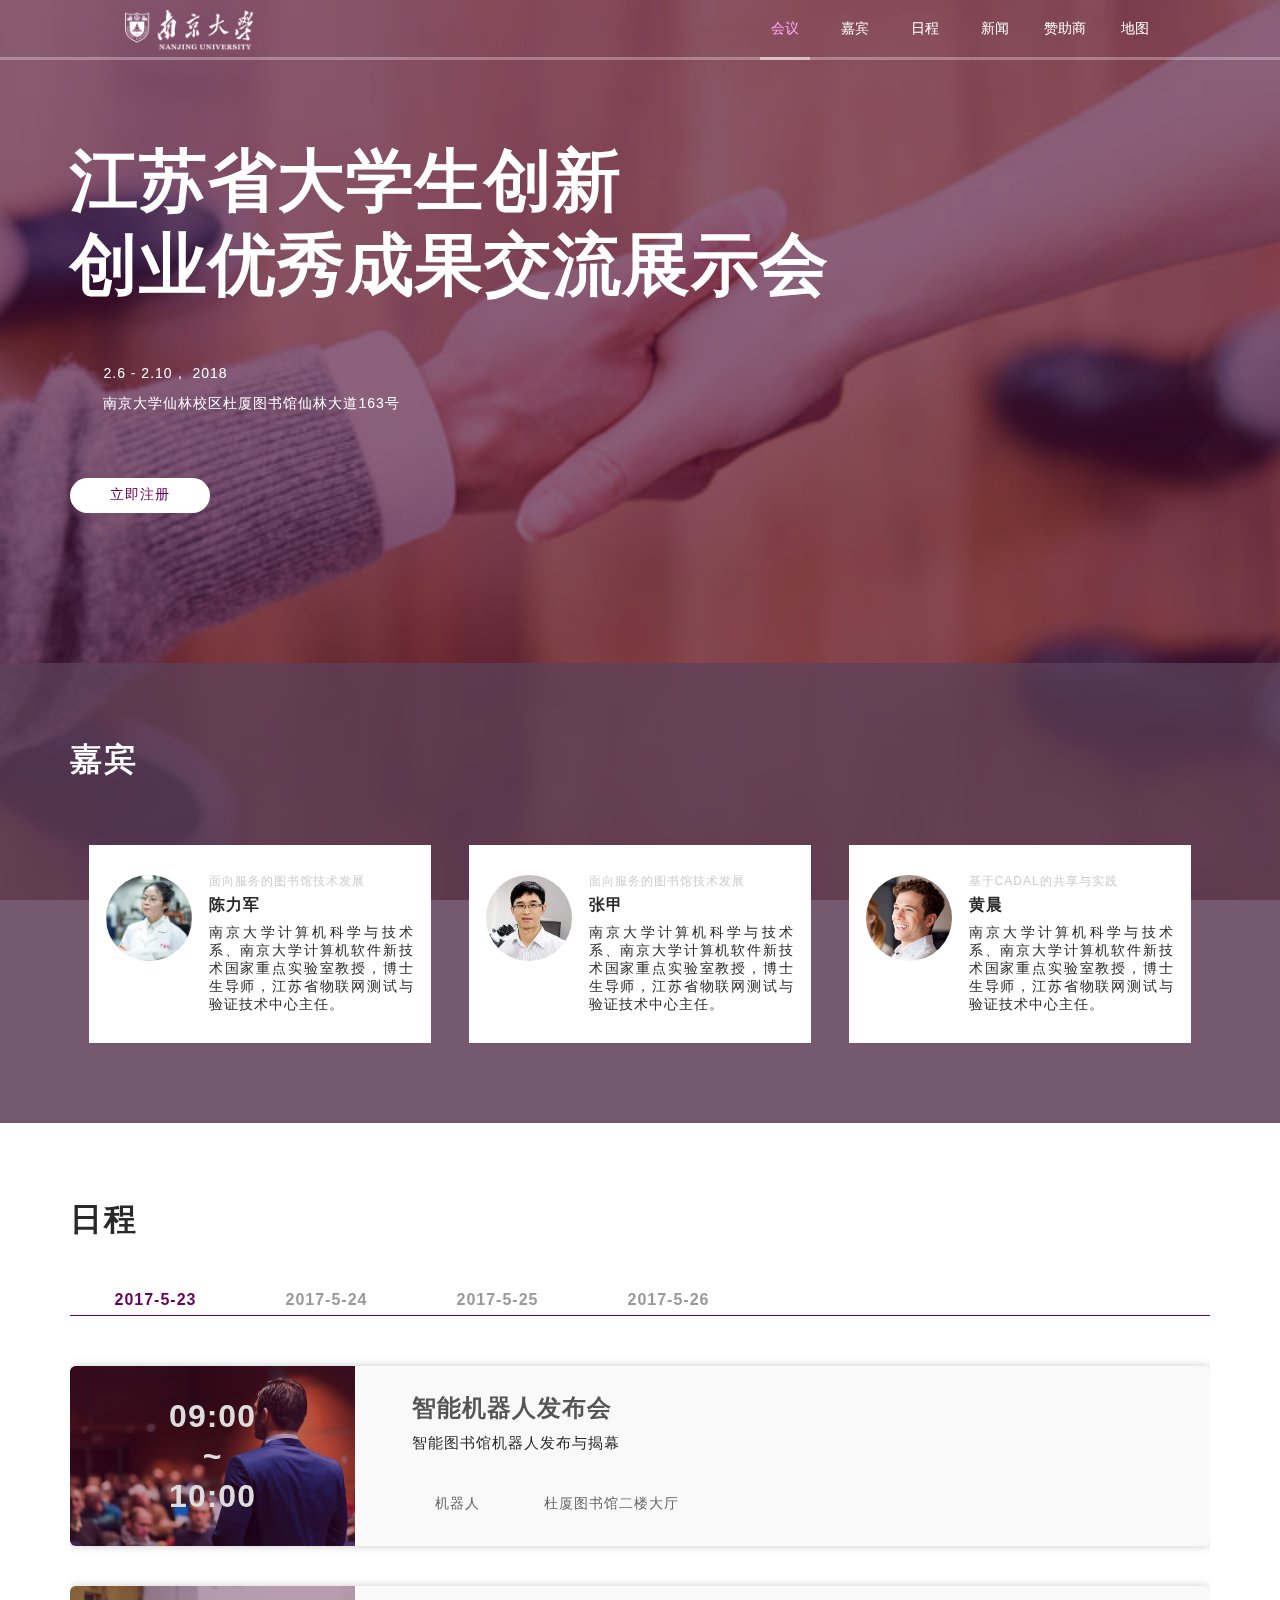
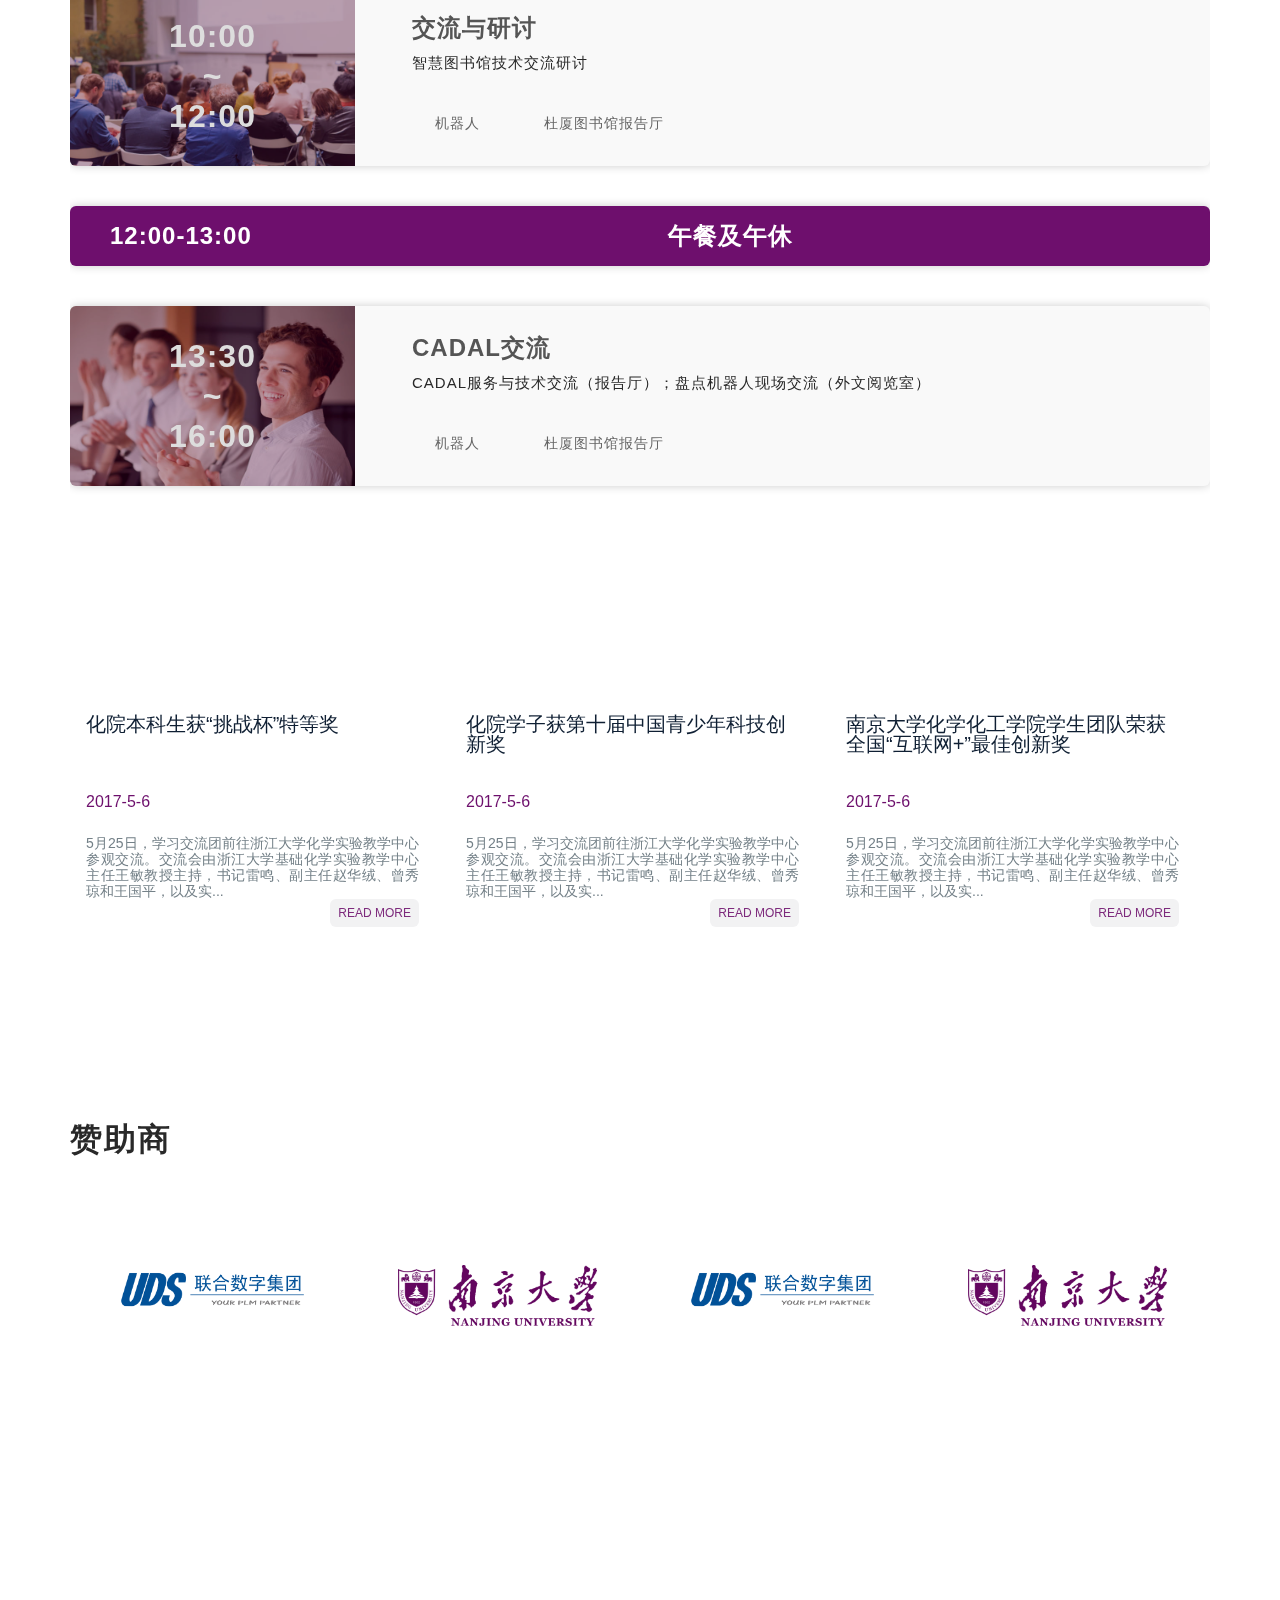
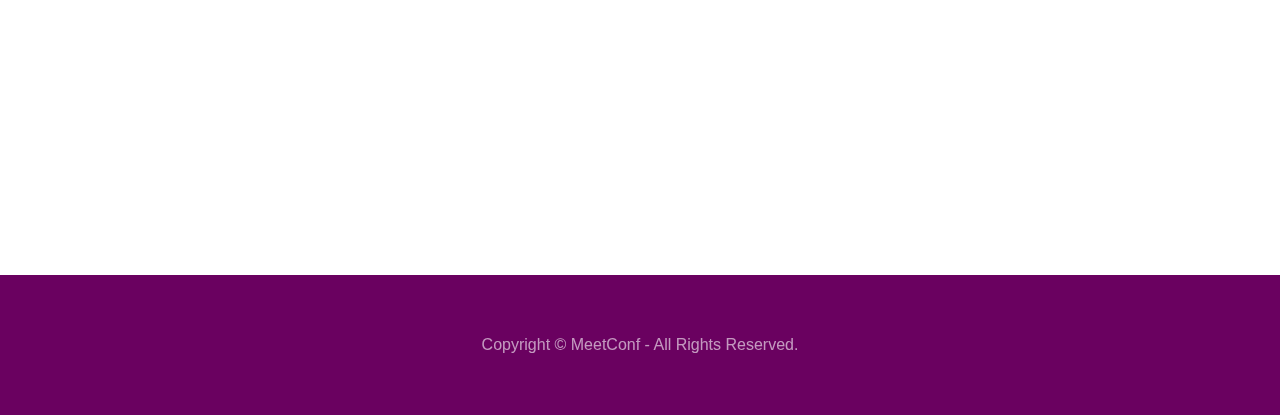
<file: meetconfmode-7/meet.html>
<!doctype html>
<html lang="en">
<head>
    <meta charset="UTF-8">
    <meta http-equiv="X-UA-Compatible" content="IE=edge">
    <meta name="viewport" content="width=device-width, initial-scale=1.0, minimum-scale=1.0, maximum-scale=1.0, user-scalable=no">

    <link rel="stylesheet" href="css/bootstrap.css">
    <link rel="stylesheet" href="css/reset.css">
    <link rel="stylesheet" href="css/iconfont.css">
    <link rel="stylesheet" href="css/meet.css">

    <title>meetconf</title>

    <script src="js/jquery-3.2.1.js"></script>
    <!--让主流浏览器都支持HTML5标签-->
    <script src="js/html5media.min.js"></script>

    <script src="js/bootstrap.js"></script>
    <!--导航滚动定位-->
    <script src="js/jquery.nav.js"></script>

    <script src="js/meeting.js"></script>


    <!--百度API-->
    <script type="text/javascript" src="http://api.map.baidu.com/api?v=3.0&ak=6lbr4qZ7nKyPo4bwGFguvFnbr4WTbgWt"></script>
    <script src='https://api.map.baidu.com/library/SearchInfoWindow/1.5/src/SearchInfoWindow_min.js' type='text/javascript'></script>
    <link href='https://api.map.baidu.com/library/SearchInfoWindow/1.5/src/SearchInfoWindow_min.css' rel='stylesheet'>

</head>

<body>
<div class="bg bg-container">
    <div class="bg-bg bg-gray"></div>
</div>
<div class="container-fluid nav ">
    <nav class="row text-center">
        <div class="menu menu-h" id="navbar" role="navigation">
            <div class="container top-container">
                <div class="keynote  col-lg-4 col-lg-offset-1 col-md-offset-1 col-md-3 col-sm-offset-1 col-sm-2 text-left"></div>
                <div class=" col-lg-7 col-md-8 col-sm-9">
                    <ul class="pull-right" id="menu-h" role="tablist">
                        <li class="col-lg-1 col-md-1 col-sm-1"><a class="menu-a menu-h-a active" href="#meetInfo">会议</a></li>
                        <li class="col-lg-1 col-md-1 col-sm-1"><a class="menu-a menu-h-a" href="#guest">嘉宾</a></li>
                        <li class="col-lg-1 col-md-1 col-sm-1"><a class="menu-a menu-h-a" href="#agenda">日程</a></li>
                        <li class="col-lg-1 col-md-1 col-sm-1"><a class="menu-a menu-h-a" href="#news">新闻</a></li>
                        <li class="col-lg-1 col-md-1 col-sm-1"><a class="menu-a menu-h-a" href="#sponsor">赞助商</a></li>
                        <li class="col-lg-1 col-md-1 col-sm-1"><a class="menu-a menu-h-a" href="#map-container">地图</a></li>
                        
                    </ul>
                </div>
            </div>
        </div>
        <div class="menu menu-v pull-right"  role="navigation">
            <i class="glyphicon glyphicon-menu-hamburger nav-all pull-right" aria-hidden="true">
            </i>
        </div>
    </nav>
</div>
<ul class="menu-v-height" id="menu-v">
    <li><a class="menu-a menu-v-a" href="#meetInfo">会议</a></li>
    <li><a class="menu-a menu-v-a" href="#guest">嘉宾</a></li>
    <li><a class="menu-a menu-v-a" href="#agenda">日程</a></li>
    <li><a class="menu-a menu-v-a" href="#news">新闻</a></li>
    <li><a class="menu-a menu-v-a" href="#sponsor">赞助商</a>
    <li><a class="menu-a menu-v-a" href="#map-container">地图</a></li>
    
</ul>


<div class="container-fluid top bg-gray nav-doc" id="meetInfo">
    <div class="container">
        <div class="row">
            <div class="top-wrapper col-lg-12 col-md-12  col-sm-12 col-sm-offset-0 col-xs-10 col-xs-offset-1">
                <div class="meetInfo">
                    <span class="meetTitle">江苏省大学生创新 </span>
                    <span class="meetDes">创业优秀成果交流展示会</span>
                    <div class="meetDet">
                        <span>
                            <i class="iconfont text-center aside-menu-icon">&#xe6b5;</i>2.6 - 2.10， 2018</span>
                        <span>
                            <i class="iconfont text-center aside-menu-icon">&#xe649;</i>南京大学仙林校区杜厦图书馆仙林大道163号</span>
                    </div>
                    <div class="meetBtn" id="meetBtn">
                        <a class="meetBtn-a" href="#">立即注册</a>
                    </div>
                </div>
            </div>
        </div>
    </div>
</div>

<!-- 嘉宾 -->
<div class="guest-container">
    <div class="container-fluid guest nav-doc bg-gray" id="guest">
        <div class="container" >
            <div class="row">
                <div class="row-content col-lg-12 col-md-12 col-sm-12 col-xs-12">
                    <span class="row-title col-lg-12 col-md-12 col-sm-12">嘉宾</span>
                    <div class="speaker-content col-lg-4 col-md-4 col-sm-12 col-xs-12">
                        <div class="guest-sec-content" data-toggle="modal" data-target="#guestModal1">
                            <div class="guest-img"><img src="img/guest1.jpg"></div>
                            <div class="guest-info">
                                <span class="guest-position">面向服务的图书馆技术发展</span>
                                <span class="guest-name ">陈力军</span>
                                <span class="guest-des">南京大学计算机科学与技术系、南京大学计算机软件新技术国家重点实验室教授，博士生导师，江苏省物联网测试与验证技术中心主任。</span>
                            </div>
                        </div>
                    </div>
                    <div class="speaker-content col-lg-4 col-md-4 col-sm-12 col-xs-12">
                        <div class="guest-sec-content" data-toggle="modal" data-target="#guestModal2">
                            <div class="guest-img"><img src="img/guest2.jpg"></div>
                            <div class="guest-info">
                                <span class="guest-position">面向服务的图书馆技术发展</span>
                                <span class="guest-name">张甲</span>
                                <span class="guest-des">南京大学计算机科学与技术系、南京大学计算机软件新技术国家重点实验室教授，博士生导师，江苏省物联网测试与验证技术中心主任。</span>
                            </div>
                        </div>
                    </div>
                    <div class="speaker-content col-lg-4 col-md-4 col-sm-12 col-xs-12">
                        <div class="guest-sec-content" data-toggle="modal" data-target="#guestModal3">
                            <div class="guest-img"><img src="img/guest3.jpg"></div>
                            <div class="guest-info">
                                <span class="guest-position ">基于CADAL的共享与实践</span>
                                <span class="guest-name ">黄晨</span>
                                <span class="guest-des">南京大学计算机科学与技术系、南京大学计算机软件新技术国家重点实验室教授，博士生导师，江苏省物联网测试与验证技术中心主任。</span>
                            </div>
                        </div>
                    </div>
                </div>
            </div>
        </div>
    </div>
</div>

<!-- 日程 -->
<div class="container-fluid agenda nav-doc" id="agenda">
    <div class="container">
        <div class="row">
            <div class="col-lg-12 col-md-12 col-sm-12 ">
                <span class="row-title col-lg-12 col-md-12 col-sm-12">日程</span>
            </div>
            <div class="row-content agenda-wrapper col-lg-12 col-md-12 col-sm-12 ">
                <div class="agenda-days col-lg-12 col-md-12 col-sm-12" id="agenda-days">
                    <span class="agenda-day today" data-a="day-1">2017-5-23</span>
                    <span class="agenda-day" data-a="day-2">2017-5-24</span>
                    <span class="agenda-day" data-a="day-3">2017-5-25</span>
                    <span class="agenda-day" data-a="day-4">2017-5-26</span>
                    <span class="agenda-down"></span>
                </div>


                <div class="agenda-day-wrapper">

                    <div class="agenda-day-content" data-b="day-1">
                        
                        <div class="agenda-content-wrapper">
                            <div class="agenda-content col-lg-12 col-md-12 col-sm-12 ">
                                <div class="agenda-sec-content" data-toggle="modal" data-target="#agendaModal1">
                                    <img src="img/a1.jpg" />
                                    <div class="agenda-img-gray bg-gray">
                                        <span class="agenda-date">09:00
                                            <br>~
                                            <br>10:00</span>
                                    </div>
                                    <div class="agenda-span">
                                        <span class="agenda-title">智能机器人发布会</span>
                                        <span class="agenda-des">智能图书馆机器人发布与揭幕</span>
                                        <div class="agenda-detail">
                                            <span class="agenda-microphone">
                                                <i class="iconfont text-center aside-menu-icon">&#xe74b;</i>机器人</span>
                                            <span class="agenda-address">
                                                <i class="iconfont text-center aside-menu-icon">&#xe62a;</i>杜厦图书馆二楼大厅</span>
                                        </div>
                                    </div>
                                </div>
                            </div>
                            <div class="agenda-content col-lg-12 col-md-12 col-sm-12">
                                <div class="agenda-sec-content" data-toggle="modal" data-target="#agendaModal2">
                                    <img src="img/a2.jpg" />
                                    <div class="agenda-img-gray bg-gray">
                                        <span class="agenda-date">10:00
                                            <br>~
                                            <br>12:00</span>
                                    </div>
                                    <div class="agenda-span">
                                        <span class="agenda-title">交流与研讨</span>
                                        <span class="agenda-des">智慧图书馆技术交流研讨</span>
                                        <div class="agenda-detail">
                                            <span class="agenda-microphone">
                                                <i class="iconfont text-center aside-menu-icon">&#xe74b;</i>机器人</span>
                                            <span class="agenda-address">
                                                <i class="iconfont text-center aside-menu-icon">&#xe62a;</i>杜厦图书馆报告厅</span>
                                        </div>
                                    </div>
                                </div>
                            </div>
                            <div class="agenda-content col-lg-12 col-md-12 col-sm-12">
                                <div class="agenda-sec-content agenda-break">
                                    <span class="agenda-time">12:00-13:00</span>
                                    <span class="agenda-break-sec">午餐及午休</span>
                                </div>
                            </div>
                            <div class="agenda-content col-lg-12 col-md-12 col-sm-12">
                                <div class="agenda-sec-content" data-toggle="modal" data-target="#agendaModal3">
                                    <img src="img/a3.jpg" />
                                    <div class="agenda-img-gray bg-gray">
                                        <span class="agenda-date">13:30
                                            <br>~
                                            <br>16:00</span>
                                    </div>
                                    <div class="agenda-span">
                                        <span class="agenda-title">CADAL交流</span>
                                        <span class="agenda-des">CADAL服务与技术交流（报告厅）；盘点机器人现场交流（外文阅览室）</span>
                                        <div class="agenda-detail">
                                            <span class="agenda-microphone">
                                                <i class="iconfont text-center aside-menu-icon">&#xe74b;</i>机器人</span>
                                            <span class="agenda-address">
                                                <i class="iconfont text-center aside-menu-icon">&#xe62a;</i>杜厦图书馆报告厅</span>
                                        </div>
                                    </div>
                                </div>
                            </div>
                        </div>

                    </div>
                    <div class="agenda-day-content" data-b="day-2">
                        
                        <div class="agenda-content-wrapper">
                            <div class="agenda-content col-lg-12 col-md-12 col-sm-12">
                                <div class="agenda-sec-content" data-toggle="modal" data-target="#agendaModal2">
                                    <img src="img/a2.jpg" />
                                    <div class="agenda-img-gray bg-gray">
                                        <span class="agenda-date">10:00
                                            <br>~
                                            <br>12:00</span>
                                    </div>
                                    <div class="agenda-span">
                                        <span class="agenda-title">交流与研讨</span>
                                        <span class="agenda-des">智慧图书馆技术交流研讨</span>
                                        <div class="agenda-detail">
                                            <span class="agenda-microphone">
                                                <i class="iconfont text-center aside-menu-icon">&#xe74b;</i>机器人</span>
                                            <span class="agenda-address">
                                                <i class="iconfont text-center aside-menu-icon">&#xe62a;</i>杜厦图书馆报告厅</span>
                                        </div>
                                    </div>
                                </div>
                            </div>
                            <div class="agenda-content col-lg-12 col-md-12 col-sm-12 ">
                                <div class="agenda-sec-content" data-toggle="modal" data-target="#agendaModal1">
                                    <img src="img/a1.jpg" />
                                    <div class="agenda-img-gray bg-gray">
                                        <span class="agenda-date">09:00
                                            <br>~
                                            <br>10:00</span>
                                    </div>
                                    <div class="agenda-span">
                                        <span class="agenda-title">智能机器人发布会</span>
                                        <span class="agenda-des">智能图书馆机器人发布与揭幕</span>
                                        <div class="agenda-detail">
                                            <span class="agenda-microphone">
                                                <i class="iconfont text-center aside-menu-icon">&#xe74b;</i>机器人</span>
                                            <span class="agenda-address">
                                                <i class="iconfont text-center aside-menu-icon">&#xe62a;</i>杜厦图书馆二楼大厅</span>
                                        </div>
                                    </div>
                                </div>
                            </div>
                            <div class="agenda-content col-lg-12 col-md-12 col-sm-12">
                                <div class="agenda-sec-content agenda-break">
                                    <span class="agenda-time">12:00-13:00</span>
                                    <span class="agenda-break-sec">午餐及午休</span>
                                </div>
                            </div>
                            <div class="agenda-content col-lg-12 col-md-12 col-sm-12">
                                <div class="agenda-sec-content" data-toggle="modal" data-target="#agendaModal3">
                                    <img src="img/a3.jpg" />
                                    <div class="agenda-img-gray bg-gray">
                                        <span class="agenda-date">13:30
                                            <br>~
                                            <br>16:00</span>
                                    </div>
                                    <div class="agenda-span">
                                        <span class="agenda-title">CADAL交流</span>
                                        <span class="agenda-des">CADAL服务与技术交流（报告厅）；盘点机器人现场交流（外文阅览室）</span>
                                        <div class="agenda-detail">
                                            <span class="agenda-microphone">
                                                <i class="iconfont text-center aside-menu-icon">&#xe74b;</i>机器人</span>
                                            <span class="agenda-address">
                                                <i class="iconfont text-center aside-menu-icon">&#xe62a;</i>杜厦图书馆报告厅</span>
                                        </div>
                                    </div>
                                </div>
                            </div>
                            <div class="agenda-content col-lg-12 col-md-12 col-sm-12 ">
                                <div class="agenda-sec-content" data-toggle="modal" data-target="#agendaModal1">
                                    <img src="img/a1.jpg" />
                                    <div class="agenda-img-gray bg-gray">
                                        <span class="agenda-date">09:00
                                            <br>~
                                            <br>10:00</span>
                                    </div>
                                    <div class="agenda-span">
                                        <span class="agenda-title">智能机器人发布会</span>
                                        <span class="agenda-des">智能图书馆机器人发布与揭幕</span>
                                        <div class="agenda-detail">
                                            <span class="agenda-microphone">
                                                <i class="iconfont text-center aside-menu-icon">&#xe74b;</i>机器人</span>
                                            <span class="agenda-address">
                                                <i class="iconfont text-center aside-menu-icon">&#xe62a;</i>杜厦图书馆二楼大厅</span>
                                        </div>
                                    </div>
                                </div>
                            </div>
                        </div>

                    </div>
                    <div class="agenda-day-content" data-b="day-3">
                       
                        <div class="agenda-content-wrapper">
                            <div class="agenda-content col-lg-12 col-md-12 col-sm-12">
                                <div class="agenda-sec-content" data-toggle="modal" data-target="#agendaModal2">
                                    <img src="img/a3.jpg" />
                                    <div class="agenda-img-gray bg-gray">
                                        <span class="agenda-date">10:00
                                            <br>~
                                            <br>12:00</span>
                                    </div>
                                    <div class="agenda-span">
                                        <span class="agenda-title">交流与研讨</span>
                                        <span class="agenda-des">智慧图书馆技术交流研讨</span>
                                        <div class="agenda-detail">
                                            <span class="agenda-microphone">
                                                <i class="iconfont text-center aside-menu-icon">&#xe74b;</i>机器人</span>
                                            <span class="agenda-address">
                                                <i class="iconfont text-center aside-menu-icon">&#xe62a;</i>杜厦图书馆报告厅</span>
                                        </div>
                                    </div>
                                </div>
                            </div>
                            <div class="agenda-content col-lg-12 col-md-12 col-sm-12">
                                <div class="agenda-sec-content" data-toggle="modal" data-target="#agendaModal3">
                                    <img src="img/a2.jpg" />
                                    <div class="agenda-img-gray bg-gray">
                                        <span class="agenda-date">13:30
                                            <br>~
                                            <br>16:00</span>
                                    </div>
                                    <div class="agenda-span">
                                        <span class="agenda-title">CADAL交流</span>
                                        <span class="agenda-des">CADAL服务与技术交流（报告厅）；盘点机器人现场交流（外文阅览室）</span>
                                        <div class="agenda-detail">
                                            <span class="agenda-microphone">
                                                <i class="iconfont text-center aside-menu-icon">&#xe74b;</i>机器人</span>
                                            <span class="agenda-address">
                                                <i class="iconfont text-center aside-menu-icon">&#xe62a;</i>杜厦图书馆报告厅</span>
                                        </div>
                                    </div>
                                </div>
                            </div>
                            <div class="agenda-content col-lg-12 col-md-12 col-sm-12">
                                <div class="agenda-sec-content agenda-break">
                                    <span class="agenda-time">12:00-13:00</span>
                                    <span class="agenda-break-sec">午餐及午休</span>
                                </div>
                            </div>
                            <div class="agenda-content col-lg-12 col-md-12 col-sm-12 ">
                                <div class="agenda-sec-content" data-toggle="modal" data-target="#agendaModal1">
                                    <img src="img/a1.jpg" />
                                    <div class="agenda-img-gray bg-gray">
                                        <span class="agenda-date">09:00
                                            <br>~
                                            <br>10:00</span>
                                    </div>
                                    <div class="agenda-span">
                                        <span class="agenda-title">智能机器人发布会</span>
                                        <span class="agenda-des">智能图书馆机器人发布与揭幕</span>
                                        <div class="agenda-detail">
                                            <span class="agenda-microphone">
                                                <i class="iconfont text-center aside-menu-icon">&#xe74b;</i>机器人</span>
                                            <span class="agenda-address">
                                                <i class="iconfont text-center aside-menu-icon">&#xe62a;</i>杜厦图书馆二楼大厅</span>
                                        </div>
                                    </div>
                                </div>
                            </div>
                        </div>

                    </div>
                    <div class="agenda-day-content" data-b="day-4">
                       
                        <div class="agenda-content-wrapper">
                            <div class="agenda-content col-lg-12 col-md-12 col-sm-12 ">
                                <div class="agenda-sec-content" data-toggle="modal" data-target="#agendaModal1">
                                    <img src="img/a2.jpg" />
                                    <div class="agenda-img-gray bg-gray">
                                        <span class="agenda-date">09:00
                                            <br>~
                                            <br>10:00</span>
                                    </div>
                                    <div class="agenda-span">
                                        <span class="agenda-title">智能机器人发布会</span>
                                        <span class="agenda-des">智能图书馆机器人发布与揭幕</span>
                                        <div class="agenda-detail">
                                            <span class="agenda-microphone">
                                                <i class="iconfont text-center aside-menu-icon">&#xe74b;</i>机器人</span>
                                            <span class="agenda-address">
                                                <i class="iconfont text-center aside-menu-icon">&#xe62a;</i>杜厦图书馆二楼大厅</span>
                                        </div>
                                    </div>
                                </div>
                            </div>
                            <div class="agenda-content col-lg-12 col-md-12 col-sm-12">
                                <div class="agenda-sec-content" data-toggle="modal" data-target="#agendaModal2">
                                    <img src="img/a1.jpg" />
                                    <div class="agenda-img-gray bg-gray">
                                        <span class="agenda-date">10:00
                                            <br>~
                                            <br>12:00</span>
                                    </div>
                                    <div class="agenda-span">
                                        <span class="agenda-title">交流与研讨</span>
                                        <span class="agenda-des">智慧图书馆技术交流研讨</span>
                                        <div class="agenda-detail">
                                            <span class="agenda-microphone">
                                                <i class="iconfont text-center aside-menu-icon">&#xe74b;</i>机器人</span>
                                            <span class="agenda-address">
                                                <i class="iconfont text-center aside-menu-icon">&#xe62a;</i>杜厦图书馆报告厅</span>
                                        </div>
                                    </div>
                                </div>
                            </div>
                            <div class="agenda-content col-lg-12 col-md-12 col-sm-12">
                                <div class="agenda-sec-content agenda-break">
                                    <span class="agenda-time">12:00-13:00</span>
                                    <span class="agenda-break-sec">午餐及午休</span>
                                </div>
                            </div>
                            <div class="agenda-content col-lg-12 col-md-12 col-sm-12">
                                <div class="agenda-sec-content" data-toggle="modal" data-target="#agendaModal3">
                                    <img src="img/a3.jpg" />
                                    <div class="agenda-img-gray bg-gray">
                                        <span class="agenda-date">13:30
                                            <br>~
                                            <br>16:00</span>
                                    </div>
                                    <div class="agenda-span">
                                        <span class="agenda-title">CADAL交流</span>
                                        <span class="agenda-des">CADAL服务与技术交流（报告厅）；盘点机器人现场交流（外文阅览室）</span>
                                        <div class="agenda-detail">
                                            <span class="agenda-microphone">
                                                <i class="iconfont text-center aside-menu-icon">&#xe74b;</i>机器人</span>
                                            <span class="agenda-address">
                                                <i class="iconfont text-center aside-menu-icon">&#xe62a;</i>杜厦图书馆报告厅</span>
                                        </div>
                                    </div>
                                </div>
                            </div>
                        </div>

                    </div>
                </div>
            </div>
        </div>
    </div>
</div>

<!-- 会议新闻 -->
<div class="m-content-wrapper" id="news">
    <div class="container news">
        <div class="row">
            <div class="col-lg-12 col-md-12 col-sm-12 ">
                <span class="row-title col-lg-12 col-md-12 col-sm-12">新闻</span>
            </div>
        </div>
        

        <div class="row">
            <div class="col-xs-12 col-sm-4 col-md-4 col-lg-4">
                <div class="news-content">
                    <h3 class="news-title">化院本科生获“挑战杯”特等奖</h3>
                    <h4 class="news-date">2017-5-6</h4>
                    <p class="news-text">5月25日，学习交流团前往浙江大学化学实验教学中心参观交流。交流会由浙江大学基础化学实验教学中心主任王敏教授主持，书记雷鸣、副主任赵华绒、曾秀琼和王国平，以及实验课程负责人等19位教师与学习交流团10位成员进行交流研讨。双方分别介绍化学实验教学中心总体情况、近些年的实践教学改革思路，双方教师就实验课程设置、教学内容、分层次教学情况、实验师资队伍（特别是青年实验技术队伍）、研究生助教、实验室安全管理、安全文化建设、工作中面临的共同难点等主题进行广泛深入交流。随后学习交流团成员深入浙江大学化学实验教学中心实验室进行调研，并围绕实验室建设细节展开讨论。此次交流取得良好成效，促进了两校化学实验教学中心的相互了解，也为开展工作拓宽了思路。通过一整天的交流，双方受益匪浅，双方约定今后将进一步加强双边交流，适时开展实验教学研讨，为建设化学国家级实验教学示范中心协同努力。
                    </p>
                    <a class="read-more" data-toggle="modal" data-target="#myModal">READ MORE</a>
                </div>
                <!-- Modal -->
                <div class="modal fade" id="myModal" tabindex="-1" role="dialog" aria-labelledby="myModalLabel">
                    <div class="modal-dialog" role="document">
                        <div class="modal-content">
                            <div class="modal-header">
                                <button type="button" class="close" data-dismiss="modal" aria-label="Close">
                                    <span aria-hidden="true">&times;</span>
                                </button>
                                <h4 class="modal-title" id="myModalLabel">化院本科生获“挑战杯”特等奖</h4>
                            </div>
                            <div class="modal-body">
                                <p>&nbsp;&nbsp;&nbsp;&nbsp;&nbsp;&nbsp;&nbsp;&nbsp;5月25日，学习交流团前往浙江大学化学实验教学中心参观交流。交流会由浙江大学基础化学实验教学中心主任王敏教授主持，书记雷鸣、副主任赵华绒、曾秀琼和王国平，以及实验课程负责人等19位教师与学习交流团10位成员进行交流研讨。双方分别介绍化学实验教学中心总体情况、近些年的实践教学改革思路，双方教师就实验课程设置、教学内容、分层次教学情况、实验师资队伍（特别是青年实验技术队伍）、研究生助教、实验室安全管理、安全文化建设、工作中面临的共同难点等主题进行广泛深入交流。随后学习交流团成员深入浙江大学化学实验教学中心实验室进行调研，并围绕实验室建设细节展开讨论。此次交流取得良好成效，促进了两校化学实验教学中心的相互了解，也为开展工作拓宽了思路。通过一整天的交流，双方受益匪浅，双方约定今后将进一步加强双边交流，适时开展实验教学研讨，为建设化学国家级实验教学示范中心协同努力。
                                </p>
                            </div>
                        </div>
                    </div>
                </div>
            </div>
            <div class="col-xs-12 col-sm-4 col-md-4 col-lg-4">
                <div class="news-content">
                    <h3 class="news-title">化院学子获第十届中国青少年科技创新奖</h3>
                    <h4 class="news-date">2017-5-6</h4>
                    <p class="news-text">5月25日，学习交流团前往浙江大学化学实验教学中心参观交流。交流会由浙江大学基础化学实验教学中心主任王敏教授主持，书记雷鸣、副主任赵华绒、曾秀琼和王国平，以及实验课程负责人等19位教师与学习交流团10位成员进行交流研讨。双方分别介绍化学实验教学中心总体情况、近些年的实践教学改革思路，双方教师就实验课程设置、教学内容、分层次教学情况、实验师资队伍（特别是青年实验技术队伍）、研究生助教、实验室安全管理、安全文化建设、工作中面临的共同难点等主题进行广泛深入交流。随后学习交流团成员深入浙江大学化学实验教学中心实验室进行调研，并围绕实验室建设细节展开讨论。此次交流取得良好成效，促进了两校化学实验教学中心的相互了解，也为开展工作拓宽了思路。通过一整天的交流，双方受益匪浅，双方约定今后将进一步加强双边交流，适时开展实验教学研讨，为建设化学国家级实验教学示范中心协同努力。
                    </p>
                    <a class="read-more" data-toggle="modal" data-target="#myModal">READ MORE</a>
                </div>
                <!-- Modal -->
                <div class="modal fade" id="myModal" tabindex="-1" role="dialog" aria-labelledby="myModalLabel">
                    <div class="modal-dialog" role="document">
                        <div class="modal-content">
                            <div class="modal-header">
                                <button type="button" class="close" data-dismiss="modal" aria-label="Close">
                                    <span aria-hidden="true">&times;</span>
                                </button>
                                <h4 class="modal-title" id="myModalLabel">化院学子获第十届中国青少年科技创新奖</h4>
                            </div>
                            <div class="modal-body">
                                <p>&nbsp;&nbsp;&nbsp;&nbsp;&nbsp;&nbsp;&nbsp;&nbsp;5月25日，学习交流团前往浙江大学化学实验教学中心参观交流。交流会由浙江大学基础化学实验教学中心主任王敏教授主持，书记雷鸣、副主任赵华绒、曾秀琼和王国平，以及实验课程负责人等19位教师与学习交流团10位成员进行交流研讨。双方分别介绍化学实验教学中心总体情况、近些年的实践教学改革思路，双方教师就实验课程设置、教学内容、分层次教学情况、实验师资队伍（特别是青年实验技术队伍）、研究生助教、实验室安全管理、安全文化建设、工作中面临的共同难点等主题进行广泛深入交流。随后学习交流团成员深入浙江大学化学实验教学中心实验室进行调研，并围绕实验室建设细节展开讨论。此次交流取得良好成效，促进了两校化学实验教学中心的相互了解，也为开展工作拓宽了思路。通过一整天的交流，双方受益匪浅，双方约定今后将进一步加强双边交流，适时开展实验教学研讨，为建设化学国家级实验教学示范中心协同努力。
                                </p>
                            </div>
                        </div>
                    </div>
                </div>
            </div>
            <div class="col-xs-12 col-sm-4 col-md-4 col-lg-4">
                <div class="news-content">
                    <h3 class="news-title">南京大学化学化工学院学生团队荣获全国“互联网+”最佳创新奖</h3>
                    <h4 class="news-date">2017-5-6</h4>
                    <p class="news-text">5月25日，学习交流团前往浙江大学化学实验教学中心参观交流。交流会由浙江大学基础化学实验教学中心主任王敏教授主持，书记雷鸣、副主任赵华绒、曾秀琼和王国平，以及实验课程负责人等19位教师与学习交流团10位成员进行交流研讨。双方分别介绍化学实验教学中心总体情况、近些年的实践教学改革思路，双方教师就实验课程设置、教学内容、分层次教学情况、实验师资队伍（特别是青年实验技术队伍）、研究生助教、实验室安全管理、安全文化建设、工作中面临的共同难点等主题进行广泛深入交流。随后学习交流团成员深入浙江大学化学实验教学中心实验室进行调研，并围绕实验室建设细节展开讨论。此次交流取得良好成效，促进了两校化学实验教学中心的相互了解，也为开展工作拓宽了思路。通过一整天的交流，双方受益匪浅，双方约定今后将进一步加强双边交流，适时开展实验教学研讨，为建设化学国家级实验教学示范中心协同努力。
                    </p>
                    <a class="read-more" data-toggle="modal" data-target="#myModal">READ MORE</a>
                </div>
                <!-- Modal -->
                <div class="modal fade" id="myModal" tabindex="-1" role="dialog" aria-labelledby="myModalLabel">
                    <div class="modal-dialog" role="document">
                        <div class="modal-content">
                            <div class="modal-header">
                                <button type="button" class="close" data-dismiss="modal" aria-label="Close">
                                    <span aria-hidden="true">&times;</span>
                                </button>
                                <h4 class="modal-title" id="myModalLabel">南京大学化学化工学院学生团队荣获全国“互联网+”最佳创新奖</h4>
                            </div>
                            <div class="modal-body">
                                <p>&nbsp;&nbsp;&nbsp;&nbsp;&nbsp;&nbsp;&nbsp;&nbsp;5月25日，学习交流团前往浙江大学化学实验教学中心参观交流。交流会由浙江大学基础化学实验教学中心主任王敏教授主持，书记雷鸣、副主任赵华绒、曾秀琼和王国平，以及实验课程负责人等19位教师与学习交流团10位成员进行交流研讨。双方分别介绍化学实验教学中心总体情况、近些年的实践教学改革思路，双方教师就实验课程设置、教学内容、分层次教学情况、实验师资队伍（特别是青年实验技术队伍）、研究生助教、实验室安全管理、安全文化建设、工作中面临的共同难点等主题进行广泛深入交流。随后学习交流团成员深入浙江大学化学实验教学中心实验室进行调研，并围绕实验室建设细节展开讨论。此次交流取得良好成效，促进了两校化学实验教学中心的相互了解，也为开展工作拓宽了思路。通过一整天的交流，双方受益匪浅，双方约定今后将进一步加强双边交流，适时开展实验教学研讨，为建设化学国家级实验教学示范中心协同努力。
                                </p>
                            </div>
                        </div>
                    </div>
                </div>
            </div>
        </div>


    </div>
</div>


<!-- 赞助商 -->
<div class="container-fluid qualification nav-doc" id="sponsor">
    <div class="container">
        <div class="row">
            <div class="row-content col-lg-12 col-md-12 col-sm-12">
                <span class="row-title col-lg-12 col-md-12 col-sm-12">赞助商</span>
                <div class=" col-sm-12">
                    <div class="qualifi" data-toggle="modal" data-target="#qualifiModal1">
                        <div class="qualifi-img"><img class="gray-img" src="img/logo-UDS.png"/></div>
                    </div>
                    <div class="qualifi" data-toggle="modal" data-target="#qualifiModal2">
                        <div class="qualifi-img"><img class="gray-img" src="img/logo-nju.jpg"/></div>
                    </div>
                    <div class="qualifi" data-toggle="modal" data-target="#qualifiModal3">
                        <div class="qualifi-img"><img class="gray-img" src="img/logo-UDS.png"/></div>
                    </div>
                    <div class="qualifi" data-toggle="modal" data-target="#qualifiModal4">
                        <div class="qualifi-img"><img class="gray-img" src="img/logo-nju.jpg"/></div>
                    </div>
                </div>
            </div>
        </div>
    </div>
</div>

<!-- 地图 -->
<div class="container-fluid map-container nav-doc" id="map-container"></div>
<!--百度API-->
<script type="text/javascript">
    $(document).ready(function() {
        var map = new BMap.Map("map-container");
        map.setMapStyle({style:'grayscale'});
        map.setCurrentCity("南京");
        map.centerAndZoom(new BMap.Point(118.9069664,32.1275042), 12);
        map.disableScrollWheelZoom();
        $("#map-container").click(function(){
            map.enableScrollWheelZoom();
        });
        // map.disableDragging();
        // map.addEventListener("touchstart",function(e){
        //
        // });

        var myIcon = new BMap.Icon("img/map-point.png", new BMap.Size(32, 32), {
            // 指定定位位置
            offset: new BMap.Size(10, 25)
            // 当需要从一幅较大的图片中截取某部分作为标注图标时，需要指定大图的偏移位置
            // imageOffset: new BMap.Size(0, 0 - i * 25)
            // 设置图片偏移
        });
        var marker = new BMap.Marker(new BMap.Point( "118.9069664" , "32.1275042"),{icon: myIcon});

        map.addOverlay(marker);
        var venue_name = "南京信息职业技术学院";
        var venue_street = "文澜路99号";
        var licontent = "<b>" + venue_name + "</b><br>";
        licontent += "<span><strong>地址：</strong>" + venue_street  + "</span><br>";
        licontent += "<span class=\"input\"><label><strong id=\"start\">起点：</strong></label>" +
            "<input style=\"width:80%;\" class=\"outset form-control\" type=\"text\" name=\"origin\" value=\"\"/><br><br>" +
            "<input class=\"outset-but btn btn-sm btn-primary pull-left\" style=\"margin-right:10px;\" id= \"bus\" type=\"button\" value=\"公交\" />" +
            "<input class=\"outset-but btn btn-sm btn-primary pull-left\" id=\"car\" type=\"button\" value=\"驾车\" />" +
            "<a class=\"gotob\" ></a>" +
            "</span>";
        var hiddeninput="<input type=\"hidden\" value=\""+'<%= venue.city %>'+"\" name=\"region\" />" +
            "<input type=\"hidden\" value=\"html\" name=\"output\" />" +
            "<input type=\"hidden\" value=\"driving\" name=\"mode\" />" +
            "<input type=\"hidden\" value=\"latlng:"+marker.getPosition().lat+","+marker.getPosition().lng+"|name:"+"\" name=\"destination\" />";
        var content1 ="<form class=\"form-inline\" id=\"gotobaiduform\" target=\"_blank\" method=\"get\">" + licontent +hiddeninput+"</form>";

        var opts1 = { width: 300 };
        var infoWindow = new BMap.InfoWindow(content1, opts1);
        marker.openInfoWindow(infoWindow);
        marker.addEventListener('click',function(){
            marker.openInfoWindow(infoWindow);
        });
        //
        // var start = null;
        // var end = "文澜路99号";
        //
        // $("#car").click(function(){
        //     start = document.getElementById("start").innerText;
        //     map.clearOverlays();
        //     search(start,end,1);
        //     function search(start,end,route){
        //         var driving = new BMap.DrivingRoute(map, {renderOptions:{map: map, autoViewport: true},policy: route});
        //         driving.search(start,end);
        //     }
        // });
        // $("#bus").click(function(){
        //     start = document.getElementById("start").innerText;
        //     map.clearOverlays();
        //     search(start, end, 1);
        //     alert("555");
        //     function search(start, end, route) {
        //         transit.setPolicy(route);
        //         transit.search(start, end);
        //     }
        // });
    })
</script>
<div class="container-fluid foot text-center">Copyright © MeetConf - All Rights Reserved.</div>

<div id="toTop" class="toTopButton">
    <i class="iconfont top-icon">&#xe62c;</i>
</div>

<!--modal-->
<div class="modal fade" id="agendaModal1" tabindex="-1" role="dialog" aria-labelledby="myModalLabel">
    <div class=" modal-dialog agenda-modal-dialog" role="document">
        <div class="modal-content">
            <div class="modal-header">
                <button type="button" class="close" data-dismiss="modal" aria-label="Close"><span aria-hidden="true">&times;</span></button>
                <h4 class="modal-title agenda-title-modal" id="myModalLabel">智能机器人发布会</h4>
            </div>
            <div class="modal-body">
                <div class="agenda-modal-body">
                    <img src="img/a1.jpg"/>
                    <div class="agenda-detail-modal">
                        <span class="agenda-des-modal">智能图书馆机器人发布与揭幕</span>
                        <span class="agenda-date-modal">09:00-10:00</span>
                        <span class="agenda-address-modal">南京大学仙林校区杜厦图书馆二楼大厅</span>
                    </div>
                </div>
            </div>
            <div class="modal-footer">
                <button type="button" class="btn btn-default" data-dismiss="modal">Close</button>
            </div>
        </div>
    </div>
</div>
<div class="modal fade" id="agendaModal2" tabindex="-1" role="dialog" aria-labelledby="myModalLabel">
    <div class="modal-dialog agenda-modal-dialog" role="document">
        <div class="modal-content">
            <div class="modal-header">
                <button type="button" class="close" data-dismiss="modal" aria-label="Close"><span aria-hidden="true">&times;</span></button>
                <h4 class="modal-title agenda-title-modal" id="myModalLabel">交流与研讨</h4>
            </div>
            <div class="modal-body">
                <div class="agenda-modal-body">
                    <img src="img/a2.jpg">
                    <div class="agenda-detail-modal">
                        <span class="agenda-des-modal">智慧图书馆技术交流研讨</span>
                        <span class="agenda-date-modal">10:00-12:00</span>
                        <span class="agenda-address-modal">南京大学仙林校区杜厦图书馆报告厅</span>
                    </div>
                </div>
            </div>
            <div class="modal-footer">
                <button type="button" class="btn btn-default" data-dismiss="modal">Close</button>
            </div>
        </div>
    </div>
</div>
<div class="modal fade" id="agendaModal3" tabindex="-1" role="dialog" aria-labelledby="myModalLabel">
    <div class="modal-dialog agenda-modal-dialog" role="document">
        <div class="modal-content">
            <div class="modal-header">
                <button type="button" class="close" data-dismiss="modal" aria-label="Close"><span aria-hidden="true">&times;</span></button>
                <h4 class="modal-title agenda-title-modal" id="myModalLabel">CADAL交流</h4>
            </div>
            <div class="modal-body">
                <div class="agenda-modal-body">
                    <img src="img/a3.jpg"/>
                    <div class="agenda-detail-modal">
                        <span class="agenda-des-modal">CADAL服务与技术交流（报告厅）；盘点机器人现场交流（外文阅览室）</span>
                        <span class="agenda-date-modal">13:30-16:00</span>
                        <span class="agenda-address-modal">南京大学仙林校区杜厦图书馆报告厅</span>
                    </div>
                </div>
            </div>
            <div class="modal-footer">
                <button type="button" class="btn btn-default" data-dismiss="modal">Close</button>
            </div>
        </div>
    </div>
</div>
<div class="modal fade" id="agendaModal4" tabindex="-1" role="dialog" aria-labelledby="myModalLabel">
    <div class="modal-dialog agenda-modal-dialog" role="document">
        <div class="modal-content">
            <div class="modal-header">
                <button type="button" class="close" data-dismiss="modal" aria-label="Close"><span aria-hidden="true">&times;</span></button>
                <h4 class="modal-title agenda-title-modal" id="myModalLabel">CADAL交流</h4>
            </div>
            <div class="modal-body">
                <div class="agenda-modal-body">
                    <img src="img/a4.jpg"/>
                    <div class="agenda-detail-modal">
                        <span class="agenda-des-modal">CADAL服务与技术交流（报告厅）；盘点机器人现场交流（外文阅览室）</span>
                        <span class="agenda-date-modal">13:30-16:00</span>
                        <span class="agenda-address-modal">南京大学仙林校区杜厦图书馆报告厅</span>
                    </div>
                </div>
            </div>
            <div class="modal-footer">
                <button type="button" class="btn btn-default" data-dismiss="modal">Close</button>
            </div>
        </div>
    </div>
</div>
<div class="modal fade" id="guestModal1" tabindex="-1" role="dialog" aria-labelledby="myModalLabel">
    <div class="modal-dialog guest-modal-dialog" role="document">
        <div class="modal-content">
            <div class="modal-header">
                <button type="button" class="close" data-dismiss="modal" aria-label="Close"><span aria-hidden="true">&times;</span></button>
                <h4 class="modal-title agenda-title-modal" id="myModalLabel">嘉宾</h4>
            </div>
            <div class="modal-body">
                <div class="guest-modal-body">
                    <div class="guest-modal-img "><img src="img/guest1.jpg"></div>
                    <div class="guest-info-modal ">
                        <h4 class="guest-name-modal" id="myModalLabel">陈力军</h4>
                        <span class="guest-position-modal ">智能机器人超高频RFlD图书馆系统</span>
                        <p class="guest-q-modal">陈力军教授是南京大学计算机科学与技术系、南京大学计算机软件新技术国家重点实验室教授，博士生导师，江苏省物联网测试与验证技术中心主任、江苏省计算机学会网络与分布计算专业委员会副主任委员。主要研究领域为泛在网络技术。陈力军教授在IEEE Transactions on Mobile Computing和INFOCOM等国际一流学术期刊和一流学术会议上发表相关论文60余篇。</p>
                    </div>
                </div>
            </div>
            <div class="modal-footer">
                <button type="button" class="btn btn-default" data-dismiss="modal">Close</button>
            </div>
        </div>
    </div>
</div>
<div class="modal fade" id="guestModal2" tabindex="-1" role="dialog" aria-labelledby="myModalLabel">
    <div class="modal-dialog guest-modal-dialog" role="document">
        <div class="modal-content">
            <div class="modal-header">
                <button type="button" class="close" data-dismiss="modal" aria-label="Close"><span aria-hidden="true">&times;</span></button>
                <h4 class="modal-title agenda-title-modal" id="myModalLabel">嘉宾</h4>
            </div>
            <div class="modal-body">
                <div class="guest-modal-body">
                    <div class="guest-modal-img "><img src="img/guest2.jpg"></div>
                    <div class="guest-info-modal ">
                        <h4 class="guest-name-modal" id="myModalLabel">张甲</h4>
                        <span class="guest-position-modal ">面向服务的图书馆技术发展</span>
                        <p class="guest-q-modal">北京大学图书馆学系学士，美国宾夕法尼亚州可莱仁大学图书情报学院硕士，加州大学伯克利分校信息管理学院博士课程。 香港中文大学（深圳）图书馆馆长，曾任上海科技大学图书信息中心主任（2013-15），之前在美国霍普金斯大学，斯坦福大学，Dialog 等机构组织工作近30年。 长期从事信息技术和图书馆自动化的开发，研究和管理工作。曾参加国内第一代大学图书馆自动化系统的研发，并为国内几家主要图书馆提供系统选择的建议。自1994年以来，定期组织国外学者回国讲学交流。2004年参与发起并组织第一届数字图书馆前沿问题高级研讨班，延续至今。担任过清华大学数字图书馆研究所顾问, 《数字图书馆论坛》编辑部顾问，浙江大学信息资源管理研究所兼职研究员，北京师范大学图书馆数字图书馆研究所顾问，上海交通大学和江苏大学客座研究员。目前担任中图学会图书馆建筑和设备专业委员会委员，和深圳图书情报学会常务理事。 承担过的咨询项目有Sirsi公司中国项目，Exlibris公司中国项目，新加坡国家图书馆局多语种系统项目，中国国家图书馆，北京大学和北京师范大学图书馆自动化系统选型项目等。</p>
                    </div>
                </div>
            </div>
            <div class="modal-footer">
                <button type="button" class="btn btn-default" data-dismiss="modal">Close</button>
            </div>
        </div>
    </div>
</div>
<div class="modal fade" id="guestModal3" tabindex="-1" role="dialog" aria-labelledby="myModalLabel">
    <div class="modal-dialog guest-modal-dialog" role="document">
        <div class="modal-content">
            <div class="modal-header">
                <button type="button" class="close" data-dismiss="modal" aria-label="Close"><span aria-hidden="true">&times;</span></button>
                <h4 class="modal-title agenda-title-modal" id="myModalLabel">嘉宾</h4>
            </div>
            <div class="modal-body">
                <div class="guest-modal-body">
                    <div class="guest-modal-img "><img src="img/guest3.jpg"></div>
                    <div class="guest-info-modal ">
                        <h4 class="modal-title guest-name-modal" id="myModalLabel">黄晨</h4>
                        <span class="modal-title  guest-position-modal">基于CADAL的共享与实践</span>
                        <p class="guest-q-modal">黄晨，浙江大学CADAL管理中心副主任。浙江大学图书馆副馆长，研究馆员。同济大学工民建专业毕业，浙江大学历史学硕士。2009年起任浙江大学图书馆副馆长，兼任“高等学校中美图书国际合作数字化计划（CADAL）”项目管理中心秘书长、副主任；中图学会数字图书馆分委会委员等 。主要致力于数字图书馆规划与建设，主持和参与国家“863”计划、“科技支撑计划”、自然科学基金等项目多项，获浙江省科技进步一等奖一项，软件著作权6项；发表专著两部，学术论文30余篇。</p>
                    </div>
                </div>
            </div>
            <div class="modal-footer">
                <button type="button" class="btn btn-default" data-dismiss="modal">Close</button>
            </div>
        </div>
    </div>
</div>
<div class="modal fade" id="qualifiModal1" tabindex="-1" role="dialog" aria-labelledby="myModalLabel">
    <div class="modal-dialog qualifi-modal-dialog" role="document">
        <div class="modal-content">
            <div class="modal-header">
                <button type="button" class="close" data-dismiss="modal" aria-label="Close"><span aria-hidden="true">&times;</span></button>
                <h4 class="modal-title agenda-title-modal" id="myModalLabel">会务组</h4>
            </div>
            <div class="modal-body">
                <div class="qualifi-modal-body">
                    <div class="qualifi-modal-img "><img src="img/mlogo-UDS.png"></div>
                    <div class="qualifi-info-modal ">
                        <h4 class="modal-title qualifi-name-modal" id="myModalLabel">南京大学</h4>
                        <span class="qualifi-position-modal ">官网：<a target="_blank" href="https://www.nju.edu.cn/">https://www.nju.edu.cn/</a></span>
                        <p class="qualifi-q-modal">南京大学坐落于钟灵毓秀、虎踞龙蟠的金陵古都，是一所历史悠久、声誉卓著的百年名校。其前身是创建于1902年的三江师范学堂，此后历经两江师范学堂、南京高等师范学校、国立东南大学、第四中山大学、国立中央大学、国立南京大学等历史时期，于1950年更名为南京大学。1952年，在全国高校院系调整中，南京大学调整出工学、农学、师范等部分院系后与创办于1888年的金陵大学文、理学院等合并，仍名南京大学。校址从四牌楼迁至鼓楼金大原址。</p>
                    </div>
                </div>
            </div>
            <div class="modal-footer">
                <button type="button" class="btn btn-default" data-dismiss="modal">Close</button>
            </div>
        </div>
    </div>
</div>
<div class="modal fade" id="qualifiModal2" tabindex="-1" role="dialog" aria-labelledby="myModalLabel">
    <div class="modal-dialog qualifi-modal-dialog" role="document">
        <div class="modal-content">
            <div class="modal-header">
                <button type="button" class="close" data-dismiss="modal" aria-label="Close"><span aria-hidden="true">&times;</span></button>
                <h4 class="modal-title agenda-title-modal" id="myModalLabel">会务组</h4>
            </div>
            <div class="modal-body">
                <div class="qualifi-modal-body">
                    <div class="qualifi-modal-img "><img src="img/mlogo-nju.jpg"></div>
                    <div class="qualifi-info-modal ">
                        <h4 class="modal-title qualifi-name-modal" id="myModalLabel">东南大学</h4>
                        <span class="qualifi-position-modal ">官网：<a target="_blank" href="http://www.seu.edu.cn/">http://www.seu.edu.cn/</a></span>
                        <p class="qualifi-q-modal">东南大学是中央直管、教育部直属的全国重点大学，是“985工程”和“211工程”重点建设的大学之一，2017年进入一流大学建设高校A类名单。学校坐落于历史文化名城南京，占地面积5888亩，建有四牌楼、九龙湖、丁家桥等校区。</p>
                    </div>
                </div>
            </div>
            <div class="modal-footer">
                <button type="button" class="btn btn-default" data-dismiss="modal">Close</button>
            </div>
        </div>
    </div>
</div>
<div class="modal fade" id="qualifiModal3" tabindex="-1" role="dialog" aria-labelledby="myModalLabel">
    <div class="modal-dialog qualifi-modal-dialog" role="document">
        <div class="modal-content">
            <div class="modal-header">
                <button type="button" class="close" data-dismiss="modal" aria-label="Close"><span aria-hidden="true">&times;</span></button>
                <h4 class="modal-title agenda-title-modal" id="myModalLabel">会务组</h4>
            </div>
            <div class="modal-body">
                <div class="qualifi-modal-body">
                    <div class="qualifi-modal-img "><img src="img/mlogo-UDS.png"></div>
                    <div class="qualifi-info-modal ">
                        <h4 class="modal-title qualifi-name-modal" id="myModalLabel">南京土拨鼠信息科技有限公司</h4>
                        <span class="qualifi-position-modal ">官网：<a target="_blank" href="http://www.tbs-data.com/">http://www.tbs-data.com/</a></span>
                        <p class="qualifi-q-modal">南京土拨鼠信息科技有限公司(TBS)成立于2012年,主要业务为移动互联网垂直方案的开发和运营。TBS以互联网数据采集和自动分析为特色,逐步形成了涵盖互联网前端,可扩展快速部署后台等完整的系统交付能力。TBS团队拥有一支较高素质的开发和管理团队,与南京的数所知名高校形成紧密的合作关系。在人工智能以及机器学习技术不断演进的今天,TBS与最新技术保持同步,持续研发包括 TBS-IWOM, TBS-WC, TBS-LIS 等数据分析和推广平台, 为客户在迅捷发展的移动互联时代提供一流的数据分析以及运营服务。</p>
                    </div>
                </div>
            </div>
            <div class="modal-footer">
                <button type="button" class="btn btn-default" data-dismiss="modal">Close</button>
            </div>
        </div>
    </div>
</div>
<div class="modal fade" id="qualifiModal4" tabindex="-1" role="dialog" aria-labelledby="myModalLabel">
    <div class="modal-dialog qualifi-modal-dialog" role="document">
        <div class="modal-content">
            <div class="modal-header">
                <button type="button" class="close" data-dismiss="modal" aria-label="Close"><span aria-hidden="true">&times;</span></button>
                <h4 class="modal-title agenda-title-modal" id="myModalLabel">会务组</h4>
            </div>
            <div class="modal-body">
                <div class="qualifi-modal-body">
                    <div class="qualifi-modal-img "><img src="img/mlogo-nju.jpg"></div>
                    <div class="qualifi-info-modal ">
                        <h4 class="modal-title qualifi-name-modal" id="myModalLabel">南京土拨鼠信息科技有限公司</h4>
                        <span class="qualifi-position-modal ">官网：<a target="_blank" href="http://www.tbs-data.com/">http://www.tbs-data.com/</a></span>
                        <p class="qualifi-q-modal">南京土拨鼠信息科技有限公司(TBS)成立于2012年,主要业务为移动互联网垂直方案的开发和运营。TBS以互联网数据采集和自动分析为特色,逐步形成了涵盖互联网前端,可扩展快速部署后台等完整的系统交付能力。TBS团队拥有一支较高素质的开发和管理团队,与南京的数所知名高校形成紧密的合作关系。在人工智能以及机器学习技术不断演进的今天,TBS与最新技术保持同步,持续研发包括 TBS-IWOM, TBS-WC, TBS-LIS 等数据分析和推广平台, 为客户在迅捷发展的移动互联时代提供一流的数据分析以及运营服务。</p>
                    </div>
                </div>
            </div>
            <div class="modal-footer">
                <button type="button" class="btn btn-default" data-dismiss="modal">Close</button>
            </div>
        </div>
    </div>
</div>
</body>




</html>
</file>
<file: meetconfmode-8/css/iconfont.css>
@font-face {
    font-family: 'iconfont';  /* project id 565531 */
    src: url('http://at.alicdn.com/t/font_565531_fi6lud98cdsoflxr.eot');
    src: url('http://at.alicdn.com/t/font_565531_fi6lud98cdsoflxr.eot?#iefix') format('embedded-opentype'),
    url('http://at.alicdn.com/t/font_565531_fi6lud98cdsoflxr.woff') format('woff'),
    url('http://at.alicdn.com/t/font_565531_fi6lud98cdsoflxr.ttf') format('truetype'),
    url('http://at.alicdn.com/t/font_565531_fi6lud98cdsoflxr.svg#iconfont') format('svg');
}
.iconfont {
    font-family: "iconfont" !important;
    font-size: 16px;
    font-style: normal;
    -webkit-font-smoothing: antialiased;
    -webkit-text-stroke-width: 0.2px;
    -moz-osx-font-smoothing: grayscale;
}
</file>
<file: meetconfmode-8/css/meet.css>
*{
    -webkit-box-sizing: border-box;
    -moz-box-sizing: border-box;
    box-sizing: border-box;
}
body,html{
    width:100%;
    margin:0 auto;
    position: relative;
    font-family: Microsoft Yahei, Helvetica Neue, sans-serif;
    color:#838383;
    font-size:100%;
    line-height: 24px;
    overflow-x: hidden;
}
@font-face {
    font-family: 'iconfont';  /* project id 565531 */
    src: url('http://at.alicdn.com/t/font_565531_rl135k9aq19vn29.eot');
    src: url('http://at.alicdn.com/t/font_565531_rl135k9aq19vn29.eot?#iefix') format('embedded-opentype'),
    url('http://at.alicdn.com/t/font_565531_rl135k9aq19vn29.woff') format('woff'),
    url('http://at.alicdn.com/t/font_565531_rl135k9aq19vn29.ttf') format('truetype'),
    url('http://at.alicdn.com/t/font_565531_rl135k9aq19vn29.svg#iconfont') format('svg');
}
span{
    display: block;
}
img{
    max-width: 100%;
    vertical-align: bottom;
}
h1,h2,h3,h4,h5,h6{
    color:#838383;
}
h1{
    font-size: 3rem;
}
h2{
    font-size: 2.25rem;
}
h3{
    font-size: 1.875rem;
}
p{
    font-size: 1rem;
}
input：active,input:focus{
    outline:none;
}
/*--------------header-------------*/
.main-header{
    position: fixed;
    background:#f3f3f3;
    padding-left: 5%;
    z-index: 9;
    right: 0;
    left: 0;
    top: 0;
    display: flex;
    -webkit-align-items: stretch;
    align-items: stretch;
    justify-content: flex-start;
}
.home-url {
    -webkit-align-self: center;
    align-self: center;
    margin-right:auto;
}
.home-url img{
    width:auto;
    height: 40px;
}
.main-nav{
    position:relative;
    display: block;
    margin-right: 2rem;
    transition:height .6s;
}
.main-header .words{
    padding:1.3rem 0.5rem;
}
.mobile-nav-toggle{
    display: none;
    margin:0 auto;
}
.clean-list{
    padding:0;
    margin:0;
}
.nav-li{
    letter-spacing: 0.12em;
    display: inline-block;
    margin:0 2rem;
}
.nav-li>a:hover,.nav-li>a:focus{
    text-decoration: none;
}
.active{
    border-top: 3px solid #00cd9e;
    top: 0;
}
.header-right {
    letter-spacing: 2px;
    background: #1ad2a8;
    color:#fff;
    padding:1.3rem 4.2rem;
    transition: all .2s;
}
.header-right:hover{
    background: #15ae8b;
}
/*------------gray-------------*/
.chgGrColor9{
    background: rgba(29,158,128,.9);
    padding: 5.5rem 0;
}
/*------------section---------------*/
.section {
    padding: 5.5rem 0;
}
.section-header>h2{
    letter-spacing: 0.04em;
    /* margin-top: 3.875rem; */
    margin-bottom: 3.875rem;
    line-height: 1em;
    font-weight: 700;
}
.mm-about h2{
    margin-top: 0;
}
@media(max-width:768px){
    .mm-about h2{
        margin-top: 3.875rem;
    }
}
/*---------home------------*/
.section-home{
    padding:0;
    position: relative;
    display: block;
    height: 100vh;
    min-height: 600px;
    width: 100%;
    background-image: url("../img/main-slider-base-1.jpg");
    background-size:cover;
    background-position:center bottom;
}
.main-slider{
    background: rgba(55,55,55,.5);
    height: 100%;
}
.slider-content{
    width:100%;
    position: absolute;
    top: 50%;                                                /*用于居中*/
    transform: translateY(-50%);                            /**/
    left:0;
}
.inner-content-box{
    width:50%;
}
.event-info{
    margin-right: 10px;
}
.event-name{
    letter-spacing: 0.06em;
    line-height: 2;
    margin-bottom: 1.4rem;
    font-weight: 700;
    color: #fefefe;
}
.event-date{
    letter-spacing: 0.04em;
    font-size: 160%;
    line-height: 1em;
    color: #fff;
    margin: 0;
}
.event-date-after{
    width:6.25rem;
    height: 3px;
    margin-top:1.125rem;
    background-color: #1ad2a8;

}
.register-form{
    padding: 3.25rem 2.8rem 2.8rem;
    border-radius: 12px;
    background: rgba(255,255,255,0.2);
    position: relative;
    display: block;
}
.form-caption{
    margin-bottom: 3rem;
    color:#efefef;
}
.input-line{
    margin: 0 0 1.875rem;
    position: relative;
    line-height: 1em;
    display: block;
    width: 100%;
}
.form-input{
    letter-spacing: 0.1em;
    padding: 8px 10px;
    font-size: 0.9rem;
    display: block;
    color: #fff;
    background: none;
    width: 100%;
    border: 0;
}
.placeholder{
    letter-spacing: 0.1em;
    pointer-events: none;
    position: absolute;
    font-size: 0.875rem;
    color: #b6c5c6;
    display: block;
    bottom: 10px;
    left: 10px;
    transition:all .1s;
}
.bottom-line{
    width:100%;
    background:rgba(255,255,255,0.5);
    height: 1px;
}
.submit-button{
    min-width: 11.875rem;
    height: 2.625rem;
    display: block;
    margin: 0 auto;
    padding: 0 2rem;
    color: #fff;
    background: #1ad2a8;
    border-radius: 1.5625rem;
    border: 0;
    letter-spacing: 4px;
    font-size: 0.9375rem;
    line-height: 2.625rem;
    cursor: pointer;
    transition: all .2s;
    outline:0 none !important;
    /*blr:expression(this.onFocus=this.blur());*/
}
.submit-button:hover{
    color:#fff;
    background: #15ae8b;
}


.btn-wrapper{
    float: left;
    margin-top: 30px;
}




/*-------------about---------------*/
.section-about{
    padding-bottom: 0;
}
.about-box{
    position: relative;
    margin: 0 0 3.75rem;
    padding: 2.8125rem 0 0;
}
.about-box .text-box{
    padding-bottom: 2.85rem;
    padding-top: 5.3rem;
}
.about-box .text-box h3 {
    line-height: 1.5;
    margin: 0 0 0.75em;
}
.about-box .text-box span {
    display: inline;
    color: #00cd9e;
}
.about-box .text-box p {
    letter-spacing: 0.02em;
}
.counter-boxes{
    background: url("../img/blog-post-4.jpg") no-repeat;
    background-size: cover;
    background-position: center center;
}
.counter-boxes .gray-wrapper{
    background: rgba(0,0,0,.5);
    padding: 3rem 0;
}
.value-container{
    margin: 0 0 1.5625rem;
    font-size: 1.875rem;
    font-weight: 900;
    line-height: 1em;
    color: #1ad2a8;
    display: block;
}
.counter-box p{
    letter-spacing: 0.2em;
    line-height: 1em;
    margin: 0;
    color: #e6e5e6;
}
/*-------------- 会议流程 ------------------*/

.section-program{
    position: relative;
    display: block;
    width: 100%;
    color:#fff;
    background-image: url("../img/main-slider-base-3.jpg");
    background-size:cover;
    padding:0;
}
.section-program .section-header h2{
    color:#fff;
}
.program-tabs {
    position: relative;
    /*z-index: 2;*/
}
.program-tabs .tabs-body {
     padding-bottom: 5.625rem;
 }
/* .tab-item{
    display: none;
} */
.currentTab{    animation: fadeInUp 930ms ease-in-out;}
.box-header{
    font-size: 1.1rem;
}
.timming{
    margin-bottom: 0.5rem;
}
.box-header>h5{
    color:#fff;
    margin-bottom: 1.25rem;
}
.description{
    font-size: 0.9rem;
    padding-right:2rem;
    padding-bottom: 1.5rem;
    line-height: 1.725;
    text-align: justify;
}
.program-tabs .tabs-header{
    border-bottom: 0.125rem solid #fff;
}
.tabs-header ul li{
    display: inline-block;
    width: 10%;
}
.program-tabs .tab-link:first-child{
    margin-left: 20px;
}
.program-tabs .tab-link:nth-child(odd){
    position: relative;
    top: 0;
}
.program-tabs .tab-link:nth-child(even){
    position: relative;
    top: 4rem;
}
.program-tabs .tab-link-control{
    text-align: center;
    position: absolute;
    top:-2rem;
    left: 50%;
    transform: translateX(-50%);
    padding-bottom: 1rem;
    cursor: pointer;
}


.tab-link:nth-child(odd) .tab-link-control{
    top:-3rem;
    padding-bottom: 1rem;
}

.tab-link:nth-child(even) .tab-link-control{
    top:-1rem;
    padding-bottom: 1rem;
}

.tab-link:nth-child(odd) .currentTab .tab-link-control{
    top:-4rem;
    padding-bottom: 1rem;
}


.tab-link:nth-child(even) .currentTab .tab-link-control{
    top: -1rem;
    padding-bottom: 1rem;
}


.program-tabs .currentTab .date{
    font-size: 1.725rem;
    margin-bottom: 0.25rem;
}
.program-length{
    font-size: 0.825rem;
    display: none;
    font-style: italic;
    margin-bottom: 0.25rem;
}

.currentTab .program-length{
    display: block;
}


.program-tabs .tab-link:nth-child(odd) i{
    display: block;
    margin:0 auto;
    width:1px;
    height: 5px;
    background: #fff;
    cursor: pointer;
    position: relative;
    top: 0.4rem;

}


.program-tabs .tab-link:nth-child(even) i{
    display: block;
    margin:0 auto;
    width:1px;
    height: 5px;
    background: #fff;
    cursor: pointer;
    position: relative;
    top: -3.2rem;

}

.tab-link:nth-child(odd) .currentTab i{
    width:2rem;
    height: 2rem;
    border-radius: 50%;
    background: transparent;
    border: 0.125rem dashed #fff;
    position: absolute;
    top: -0.5rem;
    left: 50%;
    margin-left: -1rem;
}


.tab-link:nth-child(even) .currentTab i{
    width:2rem;
    height: 2rem;
    border-radius: 50%;
    background: transparent;
    border: 0.125rem dashed #fff;
    position: absolute;
    top: -4.5rem;
    left: 50%;
    margin-left: -1rem;
}
.program-tabs .tabs-header .currentTab i:before{
    width:0.5rem;
    height: 0.5rem;
    content: " ";
    border-radius: 50%;
    background: #fff;
    position: absolute;
    bottom:0.625rem;
    left: 50%;
    margin-left: -0.25rem;
}


.resp-tabs{
    margin: 70px auto;
    text-align: center;
}


.resp-tabs-item{
    display: inline-block;
    color: #08a480;
    background: #fff;
    border-radius: 5px;
    padding: 10px 40px;
    margin-right: 25px;
    cursor: pointer;
}

.today,.resp-tabs-item:hover{
    background: #ceefe7;
    color: #56605d;
}

@media(max-width:768px){
    .resp-tabs-item{
        width: 100%;
        border-radius: 0;
    }

    .tab-link:nth-child(odd) .currentTab .tab-link-control{
        top:-3.5rem;
        padding-bottom: 1rem;
    }
    
    
    .tab-link:nth-child(even) .currentTab .tab-link-control{
        top: -1.5rem;
        padding-bottom: 1rem;
    }

    .tab-link:nth-child(odd) .tab-link-control{
        top:-1.6rem;
        padding-bottom: 1rem;
    }
    
    .tab-link:nth-child(even) .tab-link-control{
        top:-2.4rem;
        padding-bottom: 1rem;
    }
    .tabs-header ul li{
        width: 12%;
    }
}






/*-------------speaker--------------*/
/* .sponsors-top{
    margin-top: 3.875rem;
} */
.section-speaker{
    background: #f7f7f7;
}
.section-speaker .tabs-body {
     background: #fff;
    -webkit-box-shadow: -0.3125rem 0rem 0.625rem 0rem rgba(0,0,0,0.05);
     box-shadow: -0.3125rem 0rem 0.625rem 0rem rgba(0,0,0,0.05);
     padding: 4.1rem 3.75rem;
 }
.speaker-tab{
    transition: all .6s;
}
.theme-title{
    letter-spacing: 0.04em;
    margin: 0 0 1.875rem;
    font-size: 1.75rem;
    line-height: 1.2em;
    font-weight: 900;
    color: #555b59;
}
.event-meta{
    margin-bottom: 1.5rem;
    display: flex;
    -webkit-align-items: center;
    align-items: center;
    justify-content: flex-start;
}
.speaker-info{
    float: left;
    display: flex;
    -webkit-align-items: center;
    align-items: center;
    justify-content: flex-start;
}
.speaker-info img{
    float: left;
    /* display: inline-block; */
    border-radius: 50%;
    max-width: 3.5rem;
    margin-right: 1.125rem;
}
.name{
    float: left;
    text-transform: uppercase;
    letter-spacing: 0.1em;
    font-weight: 700;
    line-height: 1em;
    color: #1ad2a8;
    font-size: 1rem;
    margin: 0;
}
.event-meta .date{
    text-transform: uppercase;
    margin: 0 0 0 1.125rem;
    letter-spacing: 0.2em;
    font-size: 0.75rem;
    position: relative;
    font-weight: 900;
    line-height: 1em;
    color: #d2d2d2;
    top: -1px;
}
.theme-description{
    letter-spacing: 0.04em;
    line-height: 1.57em;
    margin: 0 0 1.25rem;
    font-size: 0.875rem;
    color: #b5bac0;
    text-align: justify;
}
.section-speaker .tabs-header{
    padding-top: 4rem;
    max-width: 600px;
    margin:0 auto;
}
.section-speaker .tabs-header img{
    width:100%;
    cursor: pointer;
}
.section-speaker .tabs-header ul li{
    width: calc(100% / 3);
    position: relative;
    display: block;
    float: left;
}
.section-speaker .tabs-header ul li:hover{
    box-shadow:0px 0px 20px 0px rgba(0,0,0,.5);
}
.section-speaker .tabs-header .current i{
    position: absolute;
    top:-1rem;
    left:-1rem;
    z-index: 1;
    width:100%;
    padding-bottom: 100%;
    background: rgba(72,244,198,.5);
    border: 1rem solid #1ad2a8;
    box-sizing: content-box;
    cursor: pointer;
}
/*--------------register area--------------*/
.register-area{
    margin-top:5.5rem;
}
.register-area-wrapper{
    position: relative;
}
.register-image-wrapper{
    cursor: pointer;
    background: url("../img/main-slider-base-4.jpg") no-repeat;
    background-size: cover;
    background-position: center center;
    position: absolute;
    width: 100%;
    height: 160px;
    /* border-radius: 0.7812rem; */
    z-index: 2;
    left: 0;
    bottom: 0;
    top: 0;
}
.register-image{
    background:rgba(72,244,198,.3);
    /* border-radius: 0.7812rem; */
    height: 100%;
    transition: all .4s;
}
.register-area .image-box {
    position: absolute;
    height: 100%;
    width: 100%;
    left: 0;
    top: 0;
}
.register-area .image-box:hover {
    /* border-radius: 0.7812rem; */
    background: rgba(8, 164, 128, 0.7);
    color: #fff;
}
.register-area .box-inner-content {
    -webkit-transform: translateY(-50%);
    -ms-transform: translateY(-50%);
    transform: translateY(-50%);
    text-align: center;
    position: relative;
    line-height: 1em;
    z-index: 2;
    top: 50%;
}
.register-area .register-image-wrapper h2 {
    letter-spacing: 0.2em;
    line-height: 1em;
    font-weight: 700;
    color: #fff;
    margin: 0;
}
.register-area .register-form{
    -webkit-box-shadow: 0px 0px 50px 0px rgba(0,0,0,0.1);
    box-shadow: 0px 0px 50px 0px rgba(0,0,0,0.1);
    border-radius: 0.7812rem;
    background: #fff;
    /*opacity: 0;*/
}
.register-area .show-form{
    transform: translate(0, 0) scale(1);
    visibility: visible;
    opacity: 1;
}
.register-area .form-caption{
    color: #c1cdce;
}
.register-area .form-input{
    color: #838383;
}
.register-area .bottom-line{
    background-color: #e6e6e6;
}




                                                                /* ***** 会议新闻 ***** */
.m-content-wrapper{
    background: #fbfbfb;
    padding-bottom: 110px;
}
.news .news-header{
    margin-top: 5%;
    margin-bottom: 5%;
}
.news .news-header h2{
    letter-spacing: 0.04em;
    margin-top: 2rem;
    margin-bottom: 3.875rem;
    line-height: 1em;
    font-weight: 700;
    text-align: center;
}
.news .news-content{
    border: 1px solid #1bd2a8;
    /* border-radius: 10px; */
    padding: 16px;
    margin-right: 25px;
    overflow: hidden;
}
.news .news-content .news-title{
    min-height: 55px;
    color: #0f1f33;
    font-size: 20px;
}
.news .news-content .news-date{
    color: #1bd2a8;
    margin: 25px 0;
}
.news .news-content .news-text{
    text-align: justify;
    color: #748188;
}
.news .news-content .read-more{
    color: #1bd2a8;
    border: 1px solid #1bd2a8;
    padding: 8px;
    /* border-radius: 6px; */
    font-size: 12px;
    cursor: pointer;
    float: right;
    display: block;
}
.news .news-content .read-more:hover{
    background-color: #1bd2a8;
    color: #fff;
}

.news .news-content a {  
    text-decoration:none;
}
@media(max-width:768px){
    /* .m-content-wrapper{
        margin-top: 30%;
    } */
    .news .news-content{
        margin-right: 0;
        margin-bottom: 20px;
    }
    .news .news-content .news-title{
        font-size: 20px;
        height: auto;
    }
    
}
.modal-dialog{
    margin-top: 150px;
}


.modal-body p{
    font-size: 14px;
    line-height: 22px;
}










/*----------------sponsor------------------*/
.sponsor-block{
    width:80%;
    margin:10%;
    height:150px;
}
.sponsor-block img{
    display: block;
    width: 50%;
    margin:0 auto;
    cursor: pointer;
}
.sponsor-name{
    width: 100%;
    text-align: center;
    font-size: 1.25rem;
    padding-bottom: 2rem;
}
/*-----------map-----------------*/
.section-map{
    padding: 0;
    height: 300px;
}
#map-container{
    height: 100%;
}
/*-------------------footer-----------------*/
.main-footer .main-footer-area .row {
    background: #ececec;
}
.subscribe-form-title-container{
    padding-left: 5%;
    height: 170px;
    line-height: 170px;
    background: #1ad2a8;
    text-align: center;
}
.subscribe-form-title{
    color: #fff;
    font-size: 1.6rem;
    letter-spacing: 2px;
}

.subscribe-form{
    height: 170px;
    margin:0 auto;
    overflow: auto;
    width: 29rem;
    position: relative;
}
.subscribe-form .form-input {
    border: 1px solid #e0e2e2;
    border-radius: 1.5625rem;
    padding: 0 1.875rem;
    height: 2.3125rem;
    margin-right:2.85rem;
    display: inline-block;
    width: 18rem;
    background: #ffffff;
    color:#838383;
    position: absolute;
    top:50%;
    transform: translateY(-50%);
    left:0;
}
.subscribe-form .submit-button{
    height: 2.3125rem;
    line-height: 2.3125rem;
    padding: 0 0.375rem;
    min-width:8rem;
    position: absolute;
    top:50%;
    transform: translateY(-50%);
    right:0;
}
.copyright-wrapper{
    height: 100px;
    padding-top: 40px;
}
/* .copyright-content{
    position: absolute;
    top:50%;
    transform: translateY(-50%);
    left:0;
} */
.copyrights{

    text-align: center;
}
/*--------------backTop--------------*/
/* .backTop{
    width:30px;
    height: 30px;
    line-height: 30px;
    position:fixed;
    right:0;
    top:85%;
    z-index: 9999;
    border-radius:5px;
    font-size:28px;
    color:#fff;
    background-color: #1ad2a8;
    cursor: pointer;
}
.backTop:hover{
    -webkit-box-shadow:0 1px 5px rgba(0,0,0,0.5);
    box-shadow:0 1px 5px rgba(0,0,0,0.5);
} */



.toTopButton {
    position: fixed;
    right: 0;
    bottom: 20px;
    width: 85px;
    height: 85px;
    line-height: 85px;
    text-align: center;
    color: #FFF;
    background: #1ad2a8;
    border-radius: 50%;
    overflow: hidden;
    text-decoration: none;
    transition: 0.4s all cubic-bezier(0.41, 0.22, 0.18, 1.71);
    transform: scale(0.3);
    cursor: pointer;
    z-index: 1000;
    display: none;
}
.toTopButton-active {
    visibility: visible;
    opacity: 1;
    transform: scale(0.5);
}
.top-icon{
    font-size: 30px;
}
.toTopButton-active {
    visibility: visible;
    opacity: 1;
    transform: scale(.5);
}













/*-----------color-board----------*/
.color{
    width:30px;
    height: 30px;
    border-radius:15px;
    overflow: hidden;
    background-color: #66666666;
    position:fixed;
    left:5px;
    top:40%;
    transition: all .6s;
    cursor: pointer;
    z-index: 2;
}
.color img{
    width:30px;
    float: left;
}
.color ul{
    height: 30px;
    float: left;
}
.color ul li{
    margin:8px;
    width:14px;
    height:14px;
    float: left;
}
.blue-bg{
    background-color: #42adff;
}
.red-bg{
    background-color: #f62b0a;
}
.purple-bg{
    background-color: #6e0f6d;
}
.green-bg{
    background-color: #1ad2a8;
}
</file>
<file: meetconfmode-8/css/mediaQuery.css>
@media screen and (max-width:1230px){
    .subscribe-form-title-container{
        width:35%;
        float: left;
    }
    .subscribe-form-wrapper{
        width:60%;
        float: left;
    }
    .subscribe-form{
        height: 120px;
    }
    .copyright-wrapper{
        width: 60%;
        float: left;
        height: 50px;
    }
    .copyright-content{
        width:100%;
        position: absolute;
        top:0;
        left:0;
    }
}
@media screen and (max-width:1199px){
    .main-nav{
        width:100%;
        overflow: hidden;
        text-align: center;
        position: absolute;
        top:0;
        left:0;
    }
    .nav-height{
        height: 0;
    }
    .home-url{
        margin-right: 0;
    }
    .home-url img{
        width:auto;
        height: 30px;
    }
    .mobile-nav-toggle{
        display: block;
    }
    .nav-li{
        display: block;
    }
    .main-header .words{
        padding:0.8rem 0.5rem;
    }
    .header-right{
        padding:0.8rem 2.2rem;
    }
}
@media screen and (min-width:993px){
    .inner-content{
        display: flex;
        align-items: center;
    }
    .about-box:before {
        content: "";
        z-index: -1;
        position: absolute;
        background: #f8f8f8;
        height: 60%;
        right: 0;
        left: 0;
        top: 0;
    }
    .about-img-1>img{
        margin-left: 55px;
        width: 350px;
    }
    .about-img-2>img{
        float: right;
        margin-right:-30px;
    }
    .about-text-box{
        width:90%;
    }
}
@media screen and (max-width:992px){

    .inner-content-box{
        width:100%;
    }
    .event-info{
        padding: 1.9rem 0;
    }
    .br{
        display: none;
    }
    .about-box{
        background:#f8f8f8;
    }
    .about-img-1>img{
        margin-left: -20px;
    }
    .about-text-box{
        margin-left: 40px;
        width:90%;
    }
    .description{
        padding-right: 0;
    }
    .section-speaker .tabs-header{
        overflow: auto;
        padding:1rem;
    }
    .subscribe-form-title-container{
        width:100%;
        height: 120px;
        line-height: 120px;
        padding: 0;
    }
    .subscribe-form-wrapper{
        width:100%;
    }
    .subscribe-form{
        height: 170px;
    }
    .copyright-wrapper{
        width: 100%;
        height: 50px;
    }
    .copyright-content{
        width:100%;
        position: absolute;
        top:0;
        left:0;
    }
}
@media screen and (max-width:768px){
    .about-img-1>img{
        margin-left: 0px;
    }
    .about-img-2{
        float: none;
    }
    .about-img-2>img{
        float: right;
        margin-right:0px;
    }
    .about-text-box{
        width:90%;
        margin:0 auto;
    }
    .about-box .text-box p {
        font-size: 0.875rem;
    }
    .counter-box-wrapper:after{
        width:2.25rem;
        height: 1px;
        display: block;
        content: "";
        margin:2.125rem auto;
        background:rgba(255,255,255,0.5);
    }
    .counter-box-wrapper:nth-last-child(1):after{
        display: none;
    }
}
@media screen and (max-width:576px){
    body{
        font-size: 87.5%;
    }
    h1{
        font-size: 2rem;
    }
    h2{
        font-size:1.625rem
    }
    h3{
        font-size: 1.375rem;
    }
    p{
        font-size: 0.875rem;
    }
    .section {
        padding: 3.5rem 0;
    }
    .section-program,.section-home,.section-about{
        padding: 0;
    }
    .chgGrColor {
        padding: 3.5rem 0;
    }
    .event-name{
        line-height: 1.5;
    }
    .event-date{
        font-size:1.2rem;
    }
    .register-form{
        padding: 2.25rem 1.8rem 1.8rem;
        border-radius: 8px;
    }
    .form-caption {
        margin-bottom: 1.5rem;
    }
    .input-line {
        margin: 0 0 0.875rem;
    }
    .program-tabs .date{
        font-size: 0.5rem;
        margin-bottom: 0.25rem;
    }
    .program-tabs .currentTab .date{
        font-size: 1.125rem;
        margin-bottom: 0.1rem;
    }
    .program-length{
        font-size: 0.5rem;
        margin-bottom: 0.1rem;
    }
    .section-speaker .tabs-body{
        padding: 2.1rem 1.75rem;
    }
    .section-speaker .tabs-header .current i{
        top:-0.29rem;
        left:-0.3rem;
        border: 0.3rem solid #1ad2a8;
    }
    .register-area{
        margin-top:3.5rem;
    }
    .sponsor-block{
        width:100%;
        margin:0;
        height:80px;
    }
    .sponsor-name{
        width: 100%;
        text-align: center;
        font-size: 0.825rem;
        padding: 1.5rem 0 ;
    }
    .section-map{
        padding:0;
    }
    .subscribe-form-title{
        font-size: 1.35rem;
    }
    .subscribe-form{
        width: 100%;
        font-size: 0.825rem;
        height: auto;
    }
    .subscribe-form .form-input {
        padding: 0 1.875rem;
        height: 2.3125rem;
        margin:3rem auto 0;
        width: auto;
        display: block;
        position: relative;
        transform: translateY(0);
    }
    .subscribe-form .submit-button{
        height: 2.3125rem;
        line-height: 2.3125rem;
        padding: 0 0.375rem;
        margin:2rem auto;
        width: auto;
        position:relative;
        transform: translateY(0);
    }
    .copyright-content{
        margin-top:2rem;
        position: relative;
        transform: translateY(0);
    }
}
@media screen and (max-width:320px) {
}
@keyframes fadeInUp {
    0% {
        -webkit-transform: translateY(15%);
        -ms-transform: translateY(15%);
        transform: translateY(15%);
        opacity: 0;
    }

    100% {
        -webkit-transform: translate(0, 0);
        -ms-transform: translate(0, 0);
        transform: translate(0, 0);
        opacity: 1;
    }
}
</file>
<file: meetconfmode-9/css/iconfont.css>
@font-face {
    font-family: 'iconfont';  /* project id 565531 */
    src: url('http://at.alicdn.com/t/font_565531_ie1dsxxqtuy833di.eot');
    src: url('http://at.alicdn.com/t/font_565531_ie1dsxxqtuy833di.eot?#iefix') format('embedded-opentype'),
    url('http://at.alicdn.com/t/font_565531_ie1dsxxqtuy833di.woff') format('woff'),
    url('http://at.alicdn.com/t/font_565531_ie1dsxxqtuy833di.ttf') format('truetype'),
    url('http://at.alicdn.com/t/font_565531_ie1dsxxqtuy833di.svg#iconfont') format('svg');
}
.iconfont {
    font-family: "iconfont" !important;
    font-size: 16px;
    font-style: normal;
    -webkit-font-smoothing: antialiased;
    -webkit-text-stroke-width: 0.2px;
    -moz-osx-font-smoothing: grayscale;
}
</file>
<file: meetconfmode-9/css/meet.css>
*{
    -webkit-box-sizing: border-box;
    -moz-box-sizing: border-box;
    box-sizing: border-box;
}
body,html{
    width:100%;
    margin:0 auto;
    position: relative;
    font-family: Microsoft Yahei, Helvetica Neue, sans-serif;
    color:#374045;
    font-size:14px;
    line-height: 1.5rem;
}
.iconfont{
    color: #1ad2a8;
}
span{
    display: block;
}
img{
    max-width: 100%;
    vertical-align: bottom;
}
h1{
    font-size: 3rem;
}
h2{
    font-size: 2.25rem;
}
h3{
    font-size: 1.875rem;
}
h4{
    font-size: 1.375rem;
}
h5{
    font-size:1.1rem;
}
p{
    font-size: 1rem;
    color:#666666;
}
input：active,input:focus{
    outline:none;
}
/*-------------bg-------------*/

.bg{
    width: 100%;
    height: 100vh;
    position: fixed;
    top:0;
    left:0;
    background: url("../img/main-slider-base-3.jpg") no-repeat;
    background-size: cover;
}
.bg-gray{
    width:100%;
    height: 100%;
    background:rgba(0, 0, 0, 0) -moz-linear-gradient(to right, #1eb089 0%, #7c49ab 100%, #7db9e8 100%) repeat scroll 0 0;
    background:rgba(0, 0, 0, 0) -webkit-linear-gradient(to right, #1eb089 0%, #7c49ab 100%, #7db9e8 100%) repeat scroll 0 0;
    background:rgba(0, 0, 0, 0) linear-gradient(to right, #1eb089 0%, #7c49ab 100%, #7db9e8 100%) repeat scroll 0 0;
    -webkit-filter: progid:DXImageTransform.Microsoft.gradient(startColorstr='#1eb089', endColorstr='#7c49ab', GradientType=1);
    filter: progid:DXImageTransform.Microsoft.gradient(startColorstr='#1eb089', endColorstr='#7c49ab', GradientType=1);
    opacity: 0.96;
}
/*--------------header-------------*/
.main-header{
    color:#fff;
    position: fixed;
    z-index: 9;
    right:0;
    left: 0;
    top: 0;
    background:rgba(0, 0, 0, 0) -moz-linear-gradient(to right, #1eb089 0%, #7c49ab 100%, #7db9e8 100%) repeat scroll 0 0;
    background:rgba(0, 0, 0, 0) -webkit-linear-gradient(to right, #1eb089 0%, #7c49ab 100%, #7db9e8 100%) repeat scroll 0 0;
    background:rgba(0, 0, 0, 0) linear-gradient(to right, #1eb089 0%, #7c49ab 100%, #7db9e8 100%) repeat scroll 0 0;
    -webkit-filter: progid:DXImageTransform.Microsoft.gradient(startColorstr='#1eb089', endColorstr='#7c49ab', GradientType=1);
    filter: progid:DXImageTransform.Microsoft.gradient(startColorstr='#1eb089', endColorstr='#7c49ab', GradientType=1);
    opacity: 0.96;
}
.header-wrapper{
     width:calc(100% - 200px);
     margin:0 auto;
     display: flex;
     -webkit-align-items: stretch;
     align-items: stretch;
     justify-content: flex-start;
     border-bottom: 1px solid #1ad2a8;

}
.header-wrapper:after{
    content: '';
    width:calc(100% - 200px);
    height: 1px;
    background: #b0b0ae;
    position: absolute;
    bottom: 2px;
    left: 50%;
    transform: translateX(-50%);
}
.home-url {
    -webkit-align-self: center;
    align-self: center;
    margin-right:auto;
    margin-top: 5px;
}
.home-url img{
    width:auto;
    height: 40px;
}
.main-nav{
    position:relative;
    display: block;
    margin-right: 2rem;
    transition:height .6s;
}
.main-header .words{
    padding:1.3rem 0.5rem;
}
.mobile-nav-toggle{
    display: none;
}
.t-clean-list{
    padding:0;
    margin:0;
    float: right;
}
.nav-li{
    letter-spacing: 0.12em;
    display: inline-block;
    margin:0 2rem;
    transition: color .4s;
}
.nav-li>a:hover,.nav-li>a:focus{
    text-decoration: none;
}
.active{
    border-top: 3px solid #1ad2a8;
    top: 0;
    color:#1ad2a8;
}
/*------------gray-------------*/
.chgGrColor9{
    background: rgba(29,158,128,.9);
    padding: 5.5rem 0;
}
/*------------section---------------*/
.section{
    padding:5.5rem 0;
}
.section-header>h2{
    letter-spacing: 0.04em;
    margin-bottom: 3.875rem;
    line-height: 1em;
    font-weight: 700;
}
/*---------home------------*/
.section-home{
    padding:0;
    position: relative;
    display: block;
    height: 100vh;
    width: 100%;
    background:transparent;
}
.slider-content{
    width:100%;
    position: absolute;
    top: 50%;                                                /*用于居中*/
    transform: translateY(-50%);                            /**/
    left:0;
}
.event-info{
    margin:0 auto;
}
.event-name{
    letter-spacing: 0.06em;
    line-height: 2;
    text-align: center;
    margin: 7rem 0 1.4rem 0;
    font-weight: 700;
    color: #fefefe;
}
.event-date-wrapper{
    margin:0 auto;
    max-width:320px;
    height: 50px;
    background: url("../img/date.png") no-repeat;
    background-size: 100% 100%;
}
.event-date{
    letter-spacing: 0.04em;
    font-size: 160%;
    line-height:50px;
    color: #fff;
    text-align: center;
}
.counter-boxes .row{
    margin:0 auto;
    color:#fff;
    padding-bottom: 3rem;
}
.value-container{
    margin: 0 0 1.5625rem;
    font-size: 2.275rem;
    font-weight: 900;
    line-height: 1em;
    display: block;
}
.counter-box p{
    letter-spacing: 0.2em;
    line-height: 1em;
    margin: 0;
    font-weight: 900;
    color:#fff;
}

@media(max-width:768px){
    .section-home{
        height: 60vh;
    }
  




}



/*-------------about---------------*/
.section-about{
    padding: 0;
}
.section-about .container{
    position: relative;
    height: auto;
}
.about-box{
    width:100%;
    background: #fff;
    position: absolute;
    top:-50%;
    transform:translateY(50%);
    left:0;
    z-index:2;
}
.about-box .row{

    padding: 2.8125rem 0 ;
}

.about-text-box{
    /* text-align: center; */
    padding-left:7rem ;
    border-right:2px solid #f2f2f2;
    overflow: hidden;
}
.about-text-box:nth-last-child(1){
    border:none;
}
.about-text{
    float: left;
}
.about-box .text-box i{
    color: #00cd9e;
    float:left;
    padding-right: 2.5rem;
    padding-top: .35rem;
    line-height: 3rem;
    font-size:3rem;
}
.about-box .text-box h4 {
    line-height: 1.5;
    margin: 0 0 0.325em;
    font-weight:700;
}
.about-box .text-box span {
    display: inline;
}
.about-box .text-box p {
    letter-spacing: 0.02em;
}
/*--------------Program------------------*/











.section-program{
    position: relative;
    display: block;
    width: 100%;
    background:#F6F9F9;
    padding-top: 9rem;
}
.program-tabs {
    position: relative;
    /*z-index: 2;*/
}
.program-tabs .tabs-header {
    padding-bottom: 1.625rem;
}
.program-tabs .clean-list{
    background: #FFF;
    color: #838383;
    height: 60px;
}
.tabs-header ul li{
    width: 20%;
    font-size: 1.275rem;
    float: left;
}
.program-tabs .tab-link-control{
    line-height:60px;
    text-align: center;
    cursor: pointer;
}
.program-box{
    margin-right:1.5rem;
    border-radius:4px;
    box-shadow: 0 0 20px rgba(0,0,0,.2);
    overflow: hidden;
}
.program-box:hover{
    background: #fff;
    box-shadow: 0 5px 20px rgba(0,0,0,.3);
}
.program-img{
    position: relative;
    width:100%;
    overflow: hidden;
    transition:all .4s;
}
.program-img img{
    width:100%;
}
.program-img:hover{
    transform: scale(1.1);
}
/* .tab-item{
    display: none;
} */
.currentTab{    animation: fadeInUp 930ms ease-in-out;}
.program-box-text{
    padding:1rem;
}
.timming{
    margin:0.5rem 0 1.5rem;
}
.timming .iconfont{
    padding-right:1rem;
}
.program-box-text>h5{
    margin-bottom: 1.25rem;
    font-weight:700;
}
.description{
    font-size: 0.9rem;
    padding-bottom: 1.5rem;
    line-height: 1.725;
    text-align: justify;
}
.section-program .read-more {
    color:#1ad2a8;
    cursor: pointer;
}



.sub-wrapper .container{
    background: transparent;
    margin-bottom: 1.7rem;
}
.sub{
    float: left;
    margin: 0 30px;
    border-bottom: 1px solid transparent;
}
.sub:hover,.sub-active{
    border-bottom: 1px solid #1ad2a8;
}
.sub-wrapper .clean-list{
    background: #f6f9f9;
    color: #838383;
    height: 60px;
}

.today{
    color: rgb(255, 255, 255);
    background-color: rgb(26, 210, 168);
}





















/*--------------register area--------------*/
.section-register{
    margin-top:5.5rem;
}
.section-register .container{
    background: #fff;
}
.section-register .section-header{
    position: relative;
    color: #ffffff;
}
.register-form{
    padding: 3.25rem 2.8rem 2.8rem;
    border-radius: 12px;
    background: rgba(255,255,255,.2);
    position: relative;
    display: block;
}
.form-caption{
    margin-bottom: 3rem;
    color: #fff;
    text-align: center;
}
.input-line{
    margin: 0 0 1.875rem;
    position: relative;
    line-height: 1em;
    display: inline-block;
    width:33%;
}
.form-input{
    letter-spacing: 0.1em;
    padding: 8px 10px;
    font-size: 0.9rem;
    display: block;
    color: #374045;
    background: none;
    width: 100%;
    border: 0;
}
.placeholder{
    letter-spacing: 0.1em;
    pointer-events: none;
    position: absolute;
    font-size: 0.875rem;
    color: #e3e3e3;
    display: block;
    bottom: 10px;
    left: 10px;
    transition:all .1s;
}
.placeholder .iconfont{
    position: relative;
    top:5px;
    padding-right:1rem;
    font-size: 2rem;
}
.bottom-line{
    width:100%;
    background-color: #e6e6e6;
    height: 1px;
}
.submit-button{
    min-width: 11.875rem;
    height: 2.625rem;
    display: block;
    margin: 0 auto;
    margin-top: 100px;
    padding: 0 2rem;
    color: #fff;
    background: #1ad2a8;
    border-radius: 1.5625rem;
    border: 0;
    letter-spacing: 4px;
    font-size: 0.9375rem;
    line-height: 2.625rem;
    cursor: pointer;
    transition: all .2s;
    outline:0 none !important;
    /*blr:expression(this.onFocus=this.blur());*/
}
.submit-button:hover{
    color:#fff;box-shadow: 0 0 20px rgba(0,0,0,.3);
}

/*-------------speaker--------------*/
.section-speaker{
    background: #eff2f2;
    position: relative;
}
.section-speaker .t-body {
     background: #fff;
    -webkit-box-shadow: -0.3125rem 0rem 0.625rem 0rem rgba(0,0,0,0.05);
     box-shadow: -0.3125rem 0rem 0.625rem 0rem rgba(0,0,0,0.05);
     padding: 4.1rem 3.75rem;
 }
.speaker-tab{
    transition: all .6s;
}
.theme-title{
    letter-spacing: 0.04em;
    margin: 0 0 1.875rem;
    font-size: 1.75rem;
    line-height: 1.2em;
    font-weight: 900;
    color: #555b59;
}
.event-meta{
    margin-bottom: 1.5rem;
    display: flex;
    -webkit-align-items: center;
    align-items: center;
    justify-content: flex-start;
}
.speaker-info{
    float: left;
    display: flex;
    -webkit-align-items: center;
    align-items: center;
    justify-content: flex-start;
}
.speaker-info img{
    float: left;
    /* display: inline-block; */
    border-radius: 50%;
    max-width: 3.5rem;
    margin-right: 1.125rem;
}
.name{
    float: left;
    text-transform: uppercase;
    letter-spacing: 0.1em;
    font-weight: 700;
    line-height: 1em;
    color: #1ad2a8;
    font-size: 1rem;
    margin: 0;
}
.event-meta .date{
    text-transform: uppercase;
    margin: 0 0 0 1.125rem;
    letter-spacing: 0.2em;
    font-size: 0.75rem;
    position: relative;
    font-weight: 900;
    line-height: 1em;
    color: #d2d2d2;
    top: -1px;
}
.theme-description{
    letter-spacing: 0.04em;
    line-height: 1.57em;
    margin: 0 0 1.25rem;
    font-size: 0.875rem;
    color: #b5bac0;
    text-align: justify;
}
.section-speaker .tabs-header{
    padding-top: 4rem;
    max-width: 600px;
    margin:0 auto;
}
.section-speaker .tabs-header img{
    width:100%;
    cursor: pointer;
}
.section-speaker .tabs-header ul li{
    width: calc(100% / 3);
    position: relative;
    display: block;
    float: left;
}
.section-speaker .tabs-header ul li:hover{
    box-shadow:0px 0px 20px 0px rgba(0,0,0,.5);
}
.section-speaker .tabs-header .current i{
    position: absolute;
    top:-1rem;
    left:-1rem;
    z-index: 1;
    width:100%;
    padding-bottom: 100%;
    background: rgba(72,244,198,.5);
    border: 1rem solid #1ad2a8;
    box-sizing: content-box;
    cursor: pointer;
}





                                                                /* ***** 会议新闻 ***** */
.m-content-wrapper{
    background: rgba(47, 156, 125, 0.07);
    padding-bottom: 110px;
}
.news .news-header{
    position: relative;
    z-index: 10;
    margin-top: 5%;
    margin-bottom: 5%;
}
.news .news-header h2{
    letter-spacing: 0.04em;
    margin-bottom: 3.875rem;
    line-height: 1em;
    font-weight: 700;
    text-align: center;
    color: #fff;
}
.news .news-content{
    background: #fff;
    padding: 16px;
    margin-right: 25px;
    overflow: hidden;
}
.news .news-content .news-title{
    min-height: 55px;
    color: #0f1f33;
    font-size: 20px;
}
.news .news-content .news-date{
    color: #1bd2a8;
    margin: 25px 0;
}
.news .news-content .news-text{
    text-align: justify;
    color: #748188;
}
.news .news-content .read-more{
    color: #1bd2a8;
    border: 1px solid #1bd2a8;
    padding: 8px;
    /* border-radius: 6px; */
    font-size: 12px;
    cursor: pointer;
    float: right;
    display: block;
}
.news .news-content .read-more:hover{
    background-color: #1bd2a8;
    color: #fff;
}

.news .news-content a {  
    text-decoration:none;
}
@media(max-width:768px){
    .m-content-wrapper{
        margin-top: 5%;
    }
    .news .news-content{
        margin-right: 0;
        margin-bottom: 20px;
    }
    .news .news-content .news-title{
        font-size: 20px;
        height: auto;
    }
    
}
.modal-dialog{
    margin-top: 150px;
}


.modal-body p{
    font-size: 14px;
    line-height: 22px;
}









/*----------------sponsor------------------*/
.section-sponsors{
    background: #fff;
    position: relative;
}
.sponsor-block{
    width:80%;
    margin:10%;
    height:150px;
}
.sponsor-block img{
    display: block;
    width: 50%;
    margin:0 auto;
    cursor: pointer;
}
.sponsor-name{
    width: 100%;
    text-align: center;
    font-size: 1.25rem;
    padding-bottom: 2rem;
}
/*-----------map-----------------*/
/* .section-map{
    padding: 0;
    height: 500px;
}
#map-container{
    height: 100%;
} */

.map-container {
    height:427px;
    overflow: hidden;
    padding:0;
}
@media screen and (max-width: 600px){

    .map-container {
        height:300px;
    }
}
/*-------------------footer-----------------*/
.main-footer{
    position: relative;
}
.main-footer .row{
    background: transparent;
}
.subscribe-form-title-container{
    padding-left: 5%;
    height: 170px;
    line-height: 170px;
    text-align: center;
}
.subscribe-form-title{
    color: #fff;
    font-size: 1.6rem;
    letter-spacing: 2px;
}

.subscribe-form{
    height: 170px;
    overflow: auto;
    width: 29rem;
    position: relative;
}
.subscribe-form .form-input {
    border: 1px solid #e0e2e2;
    border-radius: 1.5625rem;
    padding: 0 1.875rem;
    height: 2.3125rem;
    margin-right:2.85rem;
    display: inline-block;
    width: 18rem;
    background: #ffffff;
    color:#838383;
    position: absolute;
    top:50%;
    transform: translateY(-50%);
    left:0;
}
.subscribe-form .submit-button{
    height: 2.3125rem;
    line-height: 2.3125rem;
    padding: 0 0.375rem;
    min-width:8rem;
    position: absolute;
    top:50%;
    transform: translateY(-50%);
    right:0;
}
.copyright-wrapper{
    background: #494949;
    position: relative;
    height: 170px;
    width: 100%;
}
.copyright-content{
    width: 100%;
    position: absolute;
    top:50%;
    transform: translateY(-50%);
    left:0;
    text-align: center;
}
.copyrights{
    color:#fff;
}
/*--------------backTop--------------*/
/* .backTop{
    width:30px;
    height: 30px;
    position:fixed;
    line-height: 30px;
    font-size:28px;
    right:0;
    top:85%;
    z-index: 9999;
    border-radius:5px;
    background-color: #1ad2a8;
    cursor: pointer;
}
.backTop .iconfont{
    color:#fff;
}
.backTop:hover{
    -webkit-box-shadow:0 1px 5px rgba(0,0,0,0.5);
    box-shadow:0 1px 5px rgba(0,0,0,0.5);
} */




.toTopButton {
    position: fixed;
    right: 0;
    bottom: 20px;
    width: 85px;
    height: 85px;
    line-height: 85px;
    text-align: center;
    color: #FFF;
    background: #1ad2a8;
    border-radius: 50%;
    overflow: hidden;
    text-decoration: none;
    transition: 0.4s all cubic-bezier(0.41, 0.22, 0.18, 1.71);
    transform: scale(0.3);
    cursor: pointer;
    z-index: 1000;
    display: none;
}
.toTopButton-active {
    visibility: visible;
    opacity: 1;
    transform: scale(0.5);
}
.top-icon{
    font-size: 30px;
    color: #fff;
}
.toTopButton-active {
    visibility: visible;
    opacity: 1;
    transform: scale(.5);
}

@media(max-width:768px){
    #allmap{
        top: 15px;
    }
}



/*-----------color-board----------*/
.color{
    width:30px;
    height: 30px;
    border-radius:15px;
    overflow: hidden;
    background-color: #66666666;
    position:fixed;
    left:5px;
    top:40%;
    transition: all .6s;
    cursor: pointer;
    z-index: 2;
}
.color img{
    width:30px;
    float: left;
}
.color ul{
    height: 30px;
    float: left;
}
.color ul li{
    margin:8px;
    width:14px;
    height:14px;
    float: left;
}
.blue-bg{
    background-color: #42adff;
}
.red-bg{
    background-color: #f62b0a;
}
.purple-bg{
    background-color: #6e0f6d;
}
.green-bg{
    background-color: #1ad2a8;
}
</file>
<file: meetconfmode-9/css/mediaQuery.css>
@media screen and (max-width:1230px){
    .subscribe-form-title-container{
        width:35%;
        float: left;
    }
}
@media screen and (max-width:1199px){
    .nav-li{
        margin:0 1rem;
    }
}
@media screen and (min-width:993px){
    .inner-content{
        display: flex;
        align-items: center;
    }
}
@media screen and (max-width:992px){

    .main-nav{
        width:100%;
        overflow: hidden;
        text-align: center;
        position: absolute;
        top:0;
        left:0;
    }
    .nav-height{
        height: 0;
    }
    .home-url{
        margin-right: 0;
        padding:0.8rem 0 ;
    }
    .home-url img{
        width:auto;
        height: 30px;
    }
    .mobile-nav-toggle{
        display: block;
        position: absolute;
        top:0.4rem;
        left:50%;
        transform:translateX(-50%);
    }
    .nav-li{
        display: block;
        margin:0 1rem;
    }
    .main-header .words{
        padding:0.8rem 0.5rem;
    }
    .inner-content-box{
        width:100%;
    }
    .event-info{
        padding: 1.9rem 0;
    }
    .br{
        display: none;
    }
    .about-box{
        background:#fff;
    }
    .about-text-box{
        margin-left: 0;
        width:90%;
        border:none;
    }
    .program-tabs .col-md-3{
        padding-bottom: 2rem;
    }
    .description{
        padding-right: 0;
    }
    .section-speaker .tabs-header{
        overflow: auto;
        padding:1rem;
    }
    .subscribe-form-title-container{
        width:100%;
        height: 80px;
        line-height: 120px;
        padding: 0;
    }
    .subscribe-form-wrapper{
        width:100%;
    }
    .subscribe-form{
        height: 170px;
        margin:0 auto;
    }
    .copyright-wrapper{
        width: 100%;
        height: 100px;
    }
    .copyright-content{
        width:100%;
    }
}
@media screen and (max-width:768px){
    .value-container{
        margin-bottom: 1rem;
    }
    .counter-boxes{
        padding-top:3rem;
    }
    .counter-box-wrapper{
        width:25%;
        float: left;
    }
    .counter-box-wrapper:after{
        display: none;
    }
    .counter-box-wrapper:nth-last-child(1):after{
        display: none;
    }
    .section-about{
        width:100%;
    }
    .about-box{
        top:0;
        transform: translateY(0);
    }
    .about-box .row{

        padding-top:4.8125rem;
        padding-bottom: 2rem;
    }
    .about-text-box{

        padding-bottom:2.8125rem
    }
    .about-box .text-box p {
        font-size: 0.875rem;
    }
    .section-program{
        padding-top: 3rem;
    }
    .section-program .tabs-header{
        padding-bottom: 2rem;
    }
    .input-line{
        margin: 0 auto 2.875rem;
        display: block;
        width:70%;
    }
}
@media screen and (max-width:576px){
    body{
        font-size: 87.5%;
    }
    h1{
        font-size: 2rem;
    }
    h2{
        font-size:1.625rem
    }
    h3{
        font-size: 1.375rem;
    }
    p{
        font-size: 0.875rem;
    }
    .header-wrapper{
        width:100%;
        padding:0 15px;
    }
    .header-wrapper:after{
        width:100%
    }
    .section {
        padding: 3.5rem 0;
    }
    .section-home,.section-about{
        padding: 0;
    }
    .chgGrColor {
        padding: 3.5rem 0;
    }
    .event-name{
        line-height: 1.5;
    }
    .event-date{
        font-size:1.2rem;
    }
    .register-form{
        padding: 2.25rem 2.8rem 1.8rem;
        border-radius: 8px;
    }
    .form-caption {
        margin-bottom: 1.5rem;
    }
    .input-line {
        margin: 0 0 1.875rem;
    }
    .program-box{
        margin-right: 0;
    }
    .program-tabs .col-md-3{
        width:100%;
        float: none;
        padding-left:15px;
        padding-right: 15px;
        max-width:400px;
        margin:0 auto;
    }
    .program-tabs .date{
        font-size: 0.5rem;
        margin-bottom: 0.25rem;
    }
    .input-line{
        line-height: 1em;
        width:100%;
    }
    .placeholder .iconfont{
        position: relative;
        top:0;
        padding-right:1rem;
        font-size: 1.325rem;
    }
    .register-form .btn-wrapper{
     padding:1rem 0;
    }
    .submit-button{
        margin: 0 auto;
        padding: 0 2rem;
        margin-top: 60px;
    }

    .section-speaker .tabs-body{
        padding: 2.1rem 1.75rem;
    }
    .section-speaker .tabs-header .current i{
        top:-0.29rem;
        left:-0.3rem;
        border: 0.3rem solid #1ad2a8;
    }
    .register-area{
        margin-top:3.5rem;
    }
    .sponsor-block{
        width:100%;
        margin:0;
        height:80px;
    }
    .sponsor-name{
        width: 100%;
        text-align: center;
        font-size: 0.825rem;
        padding: 1.5rem 0 ;
    }
    .section-map{
        padding:0;
    }
    .subscribe-form-title{
        font-size: 1.35rem;
    }
    .subscribe-form{
        width: 100%;
        font-size: 0.825rem;
        height: auto;
    }
    .subscribe-form .form-input {
        padding: 0 1.875rem;
        height: 2.3125rem;
        margin:3rem auto 0;
        width: auto;
        display: block;
        position: relative;
        transform: translateY(0);
    }
    .subscribe-form .submit-button{
        height: 2.3125rem;
        line-height: 2.3125rem;
        padding: 0 0.375rem;
        margin:2rem auto;
        width: auto;
        position:relative;
        transform: translateY(0);
    }
    .copyright-content{
        margin-top:2rem;
        position: relative;
        transform: translateY(0);
    }
}
@media screen and (max-width:320px) {
}
@keyframes fadeInUp {
    0% {
        -webkit-transform: translateY(15%);
        -ms-transform: translateY(15%);
        transform: translateY(15%);
        opacity: 0;
    }

    100% {
        -webkit-transform: translate(0, 0);
        -ms-transform: translate(0, 0);
        transform: translate(0, 0);
        opacity: 1;
    }
}
@keyframes fadeIn {
    0% {
        opacity: 0;
    }

    100% {
        opacity: 1;
        background: rgba(0,0,0,.5);
    }
}
</file>
<file: meetconfmode-1/css/icons.css>
@font-face {
  font-family: 'iconfont';  /* project id 690558 */
  src: url('http://at.alicdn.com/t/font_690558_3oboxjigdb9.eot');
  src: url('http://at.alicdn.com/t/font_690558_3oboxjigdb9.eot?#iefix') format('embedded-opentype'),
  url('http://at.alicdn.com/t/font_690558_3oboxjigdb9.woff') format('woff'),
  url('http://at.alicdn.com/t/font_690558_3oboxjigdb9.ttf') format('truetype'),
  url('http://at.alicdn.com/t/font_690558_3oboxjigdb9.svg#iconfont') format('svg');
}

.iconfont{
    font-family:"iconfont" !important;
    font-size:16px;font-style:normal;
    -webkit-font-smoothing: antialiased;
    -webkit-text-stroke-width: 0.2px;
    -moz-osx-font-smoothing: grayscale;
}
</file>
<file: meetconfmode-1/css/meeting.css>
*{
    font-family: "Microsoft YaHei" ! important;
}




.main-container{
    width: 100%;
    height: 100%;
}

                                                            /* ***** header ***** */

.main-container .header-bg{
    background-image: url(../img/index-01.jpg);
    background-repeat: no-repeat;
    background-size: cover;
    background-position: top left;
}

.main-container .container-fluid .logo{
    text-align: center;
    margin: 12% auto;
}

.main-container .container-fluid .logo h1{
    color: #fff;
    margin-bottom: 30px;
}
.main-container .container-fluid .logo h4{
    color: #fff;
    line-height: 30px;
}
@media(max-width: 768px){
    .main-container .container-fluid .logo img{
        width: 55%;
    }
    .main-container .container-fluid .logo h1{
        font-size: 20px;
        line-height: 10px;
    }
    .main-container .container-fluid .logo h4{
        font-size: 12px;
        line-height: 24px;
    }
}

.main-container .m-content-wrapper:nth-child(even){
    padding: 80px 0;
    background-color: #f2f2f2;
}
.main-container .m-content-wrapper:nth-child(odd){
    padding: 80px 0;
    background-color: #f7f7f7;
}
                                                    /* ***** 活动信息 ***** */

.main-container .activityInfo .info{
    margin-left: 2%;
}
.main-container .activityInfo h2{
    font-weight: 600;
    margin-top: 0;
}
.main-container .activityInfo .img-wrapper{
    position: relative;
    overflow: hidden;
    padding: 0;
    width: 48%;
}
.img-wrapper:after {
    content: '';
    position: absolute;
    top: 53%;
    bottom: -16vh;
    right: 0;
    left: 0;
    background: rgba(227, 62, 24, 0.7);
    transform: skewY(13deg);
}
.main-container .activityInfo .img-wrapper .img-caption{
    padding: 20px 30px;
    color: #fff;
    position: absolute;
    bottom: 0;
    left: 0;
    right: 0;
    z-index: 5;
}
.main-container .activityInfo .img-wrapper .img-caption .caption-text{
    line-height: 45px;
}


.main-container .activityInfo .bgImg{
    margin: 0 auto;
    padding: 0;
    width: 84%;
    height: 230px;
    background-size: cover;
    background-position: top center;
    background-repeat: no-repeat;
    position: relative;
    overflow: hidden;
}

.bgImg:after {
    content: '';
    position: absolute;
    top: 53%;
    bottom: -16vh;
    right: 0;
    left: 0;
    background: rgba(227, 62, 24, 0.7);
    transform: skewY(13deg);
}
.main-container .activityInfo .bgImg .img-caption{
    padding: 20px 30px;
    color: #fff;
    position: absolute;
    bottom: 0;
    left: 0;
    right: 0;
    z-index: 5;
}
.main-container .activityInfo .bgImg .img-caption h4{
    text-align: left;
}
.main-container .activityInfo .bgImg .img-caption .caption-text{
    line-height: 28px;
}
@media(max-width:768px){
    .main-container .activityInfo .info{
        margin-left: 0;
    }
    .flex-center {
        text-align: center;
    }
    .main-container .activityInfo h2{
        text-align: center;
        margin-top: 20px;
    }
    .main-container .activityInfo h4,
    .main-container .activityInfo h5{
        text-align: center;
    }
    .main-container .activityInfo p{
        text-align: justify;
    }
    .main-container .activityInfo .bgImg .img-caption{
        padding: 10px 20px;
    }
}
.btn{
    background-color: #e33e18;
    color: #fff;
    border-radius: 30px;
    margin: 20px 0;
    padding: 10px 20px;
    font-weight: 700;
}
.btn:hover{
    background-color: #fff;
    border-color: #e33e18;
    color: #e33e18;
}

/* 去掉bootstrap的button按钮点击之后出现的蓝色边框 */
.btn:focus,.btn:active:focus,.btn.active:focus,.btn.focus,.btn:active.focus,.btn.active.focus {
    outline: none; 
    box-shadow:none;
}


                                                        /* **** Event  schedule **** */

.main-container .eventShedule h2{
    font-weight: 600;
    text-align: center;
}
      
.main-container .eventShedule .tabs-content{
    margin-bottom: 50px;
    text-align: center;
}


.main-container .eventShedule .tabs-content .resp-tabs-list{
    display: inline-block;
    list-style: none;
    padding: 0;
}


.main-container .eventShedule .tabs-content .resp-tabs-list .resp-tabs-item{
    float: left;
    background-color: #fff;
    margin: 5px 20px;
    padding: 10px 20px;
    border-radius: 10px;
    text-align: center;
    position: relative;
    font-size: 20px;
}
.resp-tabs .resp-tabs-list li {
    transition: all .4s ease;
    -moz-transition: all .4s ease; /* Firefox 4 */
    -webkit-transition: all .4s ease; /* Safari 和 Chrome */
    -o-transition: all .4s ease;
    cursor: pointer;
}
.resp-tabs-item:hover{
    color: #e33e18;
}

.resp-tabs .resp-tabs-item-left:after {
    content: '';
    position: absolute;
    top: 6px;
    left: -18%;
    width: 1px;
    height: 80%;
    background: #e7e7e7;
    transition: all .4s ease;
    -moz-transition: all .4s ease; /* Firefox 4 */
    -webkit-transition: all .4s ease; /* Safari 和 Chrome */
    -o-transition: all .4s ease;
}

*, *:before, *:after {
    box-sizing: border-box;
}

@media(max-width: 768px){
    .main-container .eventShedule .tabs-content .resp-tabs-list .resp-tabs-item{
        width: 90%;
        background-color: #fff;
        border-radius: 10px;
        text-align: center;
        position: relative;
        font-size: 16px;
    } 
    .resp-tabs .resp-tabs-item-left:after {
        content: '';
        position: absolute;
        top: 6px;
        left: -6%;
        width: 1px;
        height: 80%;
        background: #e7e7e7;
        transition: all .4s ease;
        -moz-transition: all .4s ease; /* Firefox 4 */
        -webkit-transition: all .4s ease; /* Safari 和 Chrome */
        -o-transition: all .4s ease;
    }
}


.resp-tabs .resp-tabs-list li {
    transition: all .4s ease;
    cursor: pointer;
    padding: 5px;
}

.resp-tabs .resp-tabs-active {
    color: #e33e18;
    border-radius: 10px; 
    box-shadow: 0 3px 15px 0 rgba(0, 0, 0, 0.2);
    transition: all .4s ease;
    -moz-transition: all .4s ease; /* Firefox 4 */
    -webkit-transition: all .4s ease; /* Safari 和 Chrome */
    -o-transition: all .4s ease; 
}

.center {
    display: -webkit-box; 
    display: -moz-box; 
    display:-webkit-flex;
    display: -ms-flexbox;
    display: flex;
    justify-content: center;
}

                                                                /* ***** 会议流程 ***** */
.mm-time-row{
    margin-top: 50px;
    margin-bottom: 100px;
}
.mm-time-row:after{
    content: '';
    position: absolute;
    top: 180%;
    left: 33%;
    width: 4px;
    height: 90px;
    background: #e7e7e7;
}
.mm-icon{
    font-size: 30px;
    padding-right: 10px;
    color: #e33e18;
}
.mm-time{
    font-size: 27px;
    background: #fff;
    padding: 20px;
    border-radius: 190px;
    box-shadow: 0 0 20px 0 rgba(0,0,0,.1);
}

@media(max-width:768px){
    .mm-time-row{
        text-align: center;
        margin-top: 50px;
        margin-bottom: 100px;
    }
    .mm-time-row:after{
        display: none;
    }
}





@keyframes fadeInUp{
    0% {
        -webkit-transform: translateY(15%);
        -ms-transform: translateY(15%);
        transform: translateY(15%);
        opacity: 0;
    }
    
    100% {
        -webkit-transform: translate(0, 0);
        -ms-transform: translate(0, 0);
        transform: translate(0, 0);
        opacity: 1;
    }
}



.meeting-agenda{
    position: relative;
    margin-bottom: 3%;
    animation: fadeInUp 930ms ease-in-out;
}  

@media(min-width:768px){
    .meeting-agenda{
        display: -webkit-box; 
        display: -moz-box; 
        display:-webkit-flex;
        display: -ms-flexbox;   
        display: flex;
        align-items: center;
    } 
}

.meeting-agenda .speaker-name{
    text-align: right;
}
.meeting-agenda .speaker-name h4{
    font-weight: 600;
}

.meeting-agenda .speaker-none{
    color: #fff;
}
@media(max-width:768px){
    .meeting-agenda .speaker-none{
        display: none;
        color: #fff;
    }
}
.meeting-agenda img{
    border-radius: 50%;
    box-shadow: 0px 3px 25px -3px rgba(0, 0, 0, 0.5);
}

.meeting-agenda .mic-icon-wrap{
    position: relative;
}

.meeting-agenda .mic-icon-wrap .mic-icon{
    width: 46px;
    height: 46px;
    line-height: 46px;
    text-align: center;
    position: absolute;
    bottom: -10%;
    right: 16%;
    color: #AFAEAE;
    background: #f2f2f2;
    transform: translateX(0);
    border-radius: 50%;
    box-shadow: 0px 3px 25px -3px rgba(0, 0, 0, 0.5);
}
@media(max-width:768px){
    .meeting-agenda .mic-icon-wrap .mic-icon{
        position: absolute;
        bottom: -10%;
        right: 32%;
        color: #AFAEAE;
        background: #f2f2f2;
        transform: translateX(0);
        border-radius: 50%;
        box-shadow: 0px 3px 25px -3px rgba(0, 0, 0, 0.5);
        
    }
}
.meeting-agenda .mic-icon-wrap .mic-icon .mic{
    font-size: 30px;
    padding: 8px;
}
.meeting-agenda .lunch{
    height:50px;
}

.meeting-agenda .speaker-img:after{
    content: '';
    position: absolute;
    top: 120%;
    left: 50%;
    width: 4px;
    height: 90px;
    background: #e7e7e7;
}
.meeting-agenda .speaker-img,.meeting-agenda .speaker-line{
    display: -webkit-box; 
    display: -moz-box; 
    display:-webkit-flex;
    display: -ms-flexbox;
    display: flex;
    justify-content: center;
}
.meeting-agenda .speaker-line:after{
    content: '';
    position: absolute;
    top: 160%;
    left: 50%;
    width: 4px;
    height: 90px;
    background: #e7e7e7;
}
.meeting-agenda .speach-content{
    margin: 2% auto;
    padding: 3%;
    width: 100%;
    border-radius: 10px; 
    box-shadow: 0 3px 15px 0px rgba(0, 0, 0, 0.2);
}

.meeting-agenda .speach-content h4{
    font-weight: 600;
    display: inline-block;
}
.meeting-agenda .speach-content .fl{
    float: left;   
}

.meeting-agenda .speach-content .fr{
    float: right;
}
.meeting-agenda .speach-content .clear{
    clear: both;
}
.meeting-agenda .speach-content .grey{
    color: #a4a4a4;
}
.meeting-agenda .speach-content .red{
    color: #e33e18;
}
.meeting-agenda .speach-content .margin-top{
    margin-top: 6%;
    text-align: justify;
}
.meeting-agenda .meeting-icon-wrap{
    width: 70px;
    height: 70px;
    line-height: 70px;
    text-align: center;
    margin: 0 auto;
    border-radius: 50%;
    box-shadow: 0 3px 25px -3px rgba(0, 0, 0, 0.5);
    background-color: #e33e18;
}
.meeting-agenda .meeting-icon{
    font-size: 40px;
    color: #fff;
}

@media(max-width:768px){

    .meeting-agenda .speach-content h4{
        font-weight: 600;
        display: block;
        text-align: center;
    }
    .meeting-agenda .speach-content .fl{
        float: none;   
    }
    
    .meeting-agenda .speach-content .fr{
        float: none;
    }

    .meeting-agenda .meeting-icon-wrap{
        width: 40px;
        height: 40px;
        line-height: 40px;
        text-align: center;
        margin: 0 auto;
        border-radius: 50%;
        background-color: #e33e18;
    }
    .meeting-agenda .meeting-icon{
        font-size: 22px;
        color: #fff;
    }
    .meeting-agenda .speach-content .grey{
        color: #a4a4a4;
        display: block;
    }
    .meeting-agenda .speach-content .red{
        color: #e33e18;
        display: block;
    }

    .meeting-agenda .speaker-name{
        margin-top: 3%;
        text-align: center;
    }
    .meeting-agenda .speaker-img{
        text-align: center;
    }
    .meeting-agenda .speaker-img:after{
        display: none;
    }
    .meeting-agenda .speaker-line{
        text-align: center;
    }
    .meeting-agenda .speaker-line:after{
        display: none;
    }
    .meeting-agenda .speach-content{
        margin: 8% auto;
        padding: 3%;
        width: 90%;
        text-align: center;
    }
}

.meeting-agenda:hover .mic-icon-wrap .mic-icon{
    color: #fff;
    background: #e33e18;
    box-shadow: 0px 3px 25px -3px rgba(0, 0, 0, 0.5);
    transition: all .4s ease;
    -moz-transition: all .4s ease; /* Firefox 4 */
    -webkit-transition: all .4s ease; /* Safari 和 Chrome */
    -o-transition: all .4s ease; 

}  


.meeting-agenda:hover .speach-content{
    box-shadow: 0 5px 30px -3px rgba(0, 0, 0, 0.5);
    transition: all .4s ease;
    -moz-transition: all .4s ease; /* Firefox 4 */
    -webkit-transition: all .4s ease; /* Safari 和 Chrome */
    -o-transition: all .4s ease; 
}


.c-test:after{
    background: transparent!important;
}

                                                                /* ***** NEWS ***** */

.main-container .news-header h2{
    font-weight: 600;
    text-align: center;
}
.main-container .news-content{
    margin-left: 25%;
    font-size: 13px;
    color: blue;
}
.main-container .news-content .news-title{
    color: #000;
    font-size: 14px;
    display: inline-block;
    cursor: pointer;
}
.main-container .news-content .news-title:hover{
    color: #e33e18;
}
@media(max-width: 768px){
    .main-container .news-content{
        margin-left: 4%;
        display: -webkit-box; 
        display: -moz-box; 
        display:-webkit-flex;
        display: -ms-flexbox;
        display: flex;
        align-items: baseline;
    }
    .main-container .news-content .news-title{
        overflow: hidden;
        text-overflow:ellipsis;
        white-space: nowrap;
        display: inline-block;
        width: 270px;
    }

    
}

.main-container .group-top{
    margin-top: 2%;
}
.main-container .news-content .news-icon{
    font-size: 22px;
    color: #e33e18;
    margin-right: 12px;
}


                                                         /* ***** subscribers ***** */
.main-container .subscribers{
    position: relative;
    height: 600px;                     
}                                                         
.main-container .subscribers h2{
    font-weight: 600;
    text-align: center;
}

.swiper-container {
    width: 50%;
    height: 70%;
    margin-top: 7%;
    margin-bottom: 10%;
}  
.swiper-container .swiper-slide{
    text-align: center;
}
.swiper-container .swiper-slide img{
    border-radius: 50%;
}
.swiper-container .swiper-slide h4{
    margin-top: 5%;
    margin-bottom: 2%;
    font-weight: 600;
}
.swiper-container .swiper-slide p{
    margin-bottom: 150px;
    text-align: justify;
}
@media(max-width: 768px){
    .swiper-container {
        width: 100%;
        height: 100%;
        margin-top: 7%;
        margin-bottom: 10%;
    } 
    .swiper-container .swiper-slide p{
        margin-bottom: 40px;
        min-height: 310px;
        text-align: justify;
    }  
}

.swiper-button-next, .swiper-button-prev{
    position: absolute;
    background-image: none;
    top: 32%;
    outline: none;
    user-select: none;
    cursor: pointer;
}
.swiper-button-prev{
    left: 28%;
}
.swiper-button-next{
    right: 28%;
}

.swiper-button-prev .prev{
    font-size: 30px;
    color: #e33e18;
}
.swiper-button-next .next{
    font-size: 30px;
    color: #e33e18;
}

.swiper-pagination{
    position: absolute;
    left: 0;
    text-align: center;
    bottom: 5px;
    width: 100%;
    z-index: 999;
}

.swiper-pagination .swiper-pagination-switch{
    display: inline-block;
    width: 12px;
    height: 12px;
    border-radius: 10px;
    background: #fff;
    border: 2px solid #e33e18;
    margin: 0 3px;
    cursor: pointer;
}
.swiper-pagination .swiper-active-switch{
    background: #e33e18;
}


                                                                /* ***** ponsors ***** */
.main-container .sponsors{
    padding: 80px 0;
}
.main-container .sponsors h2{
    font-weight: 600;
    text-align: center;
}
.main-container .sponsors .sponsors-logo{
    text-align: center;
}
.main-container .sponsors img{
    width: 80px;
    margin: 10px;
}
.main-container .sponsors .s-info{
    display: inline-block;
    margin: 4%;
}
                                                                /* ***** map ***** */
/* .main-container .map{
    overflow: hidden;
    padding: 0;
} */
.map-container {
    height:427px;
    overflow: hidden;
    padding:0;
}
@media screen and (max-width: 600px){

    .map-container {
        height:300px;
    }
}

                                                                /* ***** footer ***** */

.main-container .footer{
    color: #fff;
    background-color: #464a4a;
    text-align: center;
}

.main-container .footer p{
    margin-top: 4%;
    margin-bottom: 4%;
}

.toTopButton {
    position: fixed;
    right: 20px;
    bottom: 20px;
    width: 85px;
    height: 85px;
    line-height: 85px;
    text-align: center;
    color: #FFF;
    background: #E33E18;
    border-radius: 50%;
    overflow: hidden;
    text-decoration: none;
    transition: 0.4s all cubic-bezier(0.41, 0.22, 0.18, 1.71);
    transform: scale(0.3);
    cursor: pointer;
    z-index: 1000;
}
.toTopButton--active {
    visibility: visible;
    opacity: 1;
    transform: scale(0.5);
}
.top-icon{
    font-size: 50px;
}
.swiper-button-prev,.swiper-button-next{
    z-index: 9999;
}
.toTopButton:before {
    font-family: iconfont;
    content: '\e64e';
    font-size: 40px;
}
.resp-tabs{
    margin: 30px 0 0;
}
</file>
<file: meetconfmode-2/css/icons.css>
@font-face {
  font-family: 'iconfont';  /* project id 690558 */
  src: url('http://at.alicdn.com/t/font_690558_c173bys6l5g919k9.eot');
  src: url('http://at.alicdn.com/t/font_690558_c173bys6l5g919k9.eot?#iefix') format('embedded-opentype'),
  url('http://at.alicdn.com/t/font_690558_c173bys6l5g919k9.woff') format('woff'),
  url('http://at.alicdn.com/t/font_690558_c173bys6l5g919k9.ttf') format('truetype'),
  url('http://at.alicdn.com/t/font_690558_c173bys6l5g919k9.svg#iconfont') format('svg');
}

  .iconfont{
    font-family:"iconfont" !important;
    font-size:16px;font-style:normal;
    -webkit-font-smoothing: antialiased;
    -webkit-text-stroke-width: 0.2px;
    -moz-osx-font-smoothing: grayscale;
}
</file>
<file: meetconfmode-2/css/meeting.css>
*{
    font-family: "Microsoft YaHei" ! important;
}




.main-container{
    width: 100%;
    height: 100%;
}

                                                            /* ***** header ***** */

.main-container .header-bg{
    background-image: url(../img/image-2.jpg);
    background-repeat: no-repeat;
    background-size: cover;
    background-position: top left;
    padding: 0;
}
.main-container .header-title{
    margin-top: 200px;
    margin-bottom: 220px;
    padding-top: 40px;
    padding-bottom: 40px;
    text-align: center;
    color: #fff;
}
.main-container .header-title h4 .margin-right{
    margin-right: 20px;
}
.main-container .header-title h1{
    margin-top: 35px;
    letter-spacing: 2px;
    font-size: 44px;
    
}
@media(max-width:768px){
    .main-container .header-title{
        margin-top: 100px;
        margin-bottom: 120px;
        padding-top: 40px;
        padding-bottom: 40px;
        text-align: center;
        color: #fff;
    }
    .main-container .header-title h4 span{
        display: block;
        margin-top: 20px;
    }
    .main-container .header-title h1{
        font-size: 30px;
        
    }
}


.main-container .m-content-wrapper:nth-child(even){
    padding: 80px 0;
    background-color: #f2f2f2;
}
.main-container .m-content-wrapper:nth-child(odd){
    padding: 80px 0;
    background-color: #f9f9f9;
}

                                                    /* ***** 会议信息 ***** */

.main-container .activityInfo h2{
    font-weight: 600;
    margin-top: 0;
}
.main-container .activityInfo .img-wrapper{
    position: relative;
    overflow: hidden;
    padding: 0;
}
.main-container .activityInfo .img-wrapper img{
    border-radius: 4px 4px 0 0;
}
.main-container .activityInfo .img-wrapper .m-add{
    position: relative;
}
.main-container .activityInfo .img-wrapper .m-add:after {
    content: '';
    position: absolute;
    top: 66%;
    bottom: 0;
    right: 0;
    left: 0;
    background-color: rgba(58, 58, 58,0.7);
}
.main-container .activityInfo .img-wrapper .img-caption{
    padding: 0 0 0 30px;
    color: #fff;
    position: absolute;
    bottom: 42px;
    left: 0;
    right: 0;
    z-index: 5;
}
.main-container .activityInfo .img-wrapper .img-caption .caption-text{
    line-height: 140%;
    font-size: 19px;
}

.main-container .activityInfo .bgImg{
    margin: 0 auto;
    padding: 0;
    width: 84%;
    height: 230px;
    background-size: cover;
    background-position: top center;
    background-repeat: no-repeat;
    position: relative;
    overflow: hidden;
}

.bgImg:after {
    content: '';
    position: absolute;
    top: 53%;
    bottom: 0;
    right: 0;
    left: 0;
    background-color: rgba(58, 58, 58,0.7);
}
.main-container .activityInfo .bgImg .img-caption{
    padding: 20px 30px;
    color: #fff;
    position: absolute;
    bottom: 0;
    left: 0;
    right: 0;
    z-index: 5;
}
.main-container .activityInfo .bgImg .img-caption h4{
    text-align: left;
}
.main-container .activityInfo .bgImg .img-caption .caption-text{
    line-height: 28px;
}
.btn{
    background-color: #3a3a3a;
    color: #fff;
    border-radius: 0 0 4px 4px;
    padding: 10px 20px;
    font-weight: 700;
    width: 100%;
    transition: all .2s;
}
.btn:hover{
    background-color: #5a5b5d;
    color: #fff;
}
/* 去掉bootstrap的button按钮点击之后出现的蓝色边框 */
.btn:focus,.btn:active:focus,.btn.active:focus,.btn.focus,.btn:active.focus,.btn.active.focus {
    outline: none; 
    box-shadow:none;
}
.main-container .activityInfo .padding-left{
    padding-left: 40px;
}
@media(max-width:768px){
    .main-container .activityInfo .padding-left{
        padding-left: 15px;
    }
    .main-container .activityInfo .info{
        margin-left: 0;
    }
    .flex-center {
        text-align: center;
    }
    .main-container .activityInfo h2{
        text-align: center;
        margin-top: 20px;
    }
    .main-container .activityInfo h4,
    .main-container .activityInfo h5{
        text-align: center;
    }
    .main-container .activityInfo p{
        text-align: justify;
    }
    .main-container .activityInfo .bgImg .img-caption{
        padding: 10px 20px;
    }
    .btn{
        width: unset;
        border-radius: 4px;
        margin-top: 40px;
    }
}
.main-container .activityInfo .color-1{
    color: #3a3a3a;
}



                                                        /* **** 会议日程 **** */

.main-container .eventShedule h2{
    font-weight: 600;
    text-align: center;
    margin-bottom: 60px;
}

.main-container .eventShedule .resp-tabs ul{
    list-style: none;
}
.main-container .eventShedule .resp-tabs .resp-tabs-list{
    margin-bottom: 20px;
    border: 1px solid #ececec;
    background-color: #ffffff;
    padding: 0;
    border-radius: 4px;
    border-bottom: 0;
}
.main-container .eventShedule .resp-tabs .resp-tabs-item{
    font-size: 18px;
    color: #222222;
    font-weight: 500;
    cursor: pointer;
    line-height: 1.6em;
    padding: 15px 30px 16px;
    border-bottom: 1px solid #ececec;
    transition: all 500ms ease;
    -webkit-transition: all 500ms ease;
    -moz-transition: all 500ms ease;
    -o-transition: all 500ms ease;
    -ms-transition: all 500ms ease;  
}
.main-container .eventShedule .resp-tabs .resp-tabs-list li:first-of-type{
      border-radius: 4px 4px 0 0;
}
.main-container .eventShedule .resp-tabs .resp-tabs-list li:last-of-type{
    border-radius: 0 0 4px 4px;
    
}

.main-container .eventShedule .resp-tabs .resp-tabs-item .time-1{
    color: #b7b7b7;
    font-size: 16px;
    font-weight: 400;
}
.main-container .eventShedule .resp-tabs .resp-tabs-active,
.main-container .eventShedule .resp-tabs .resp-tabs-item:hover{
    color: #ffffff;
    background-color: #3a3a3a;
}
.main-container .eventShedule .resp-tabs .resp-tabs-active .time-1{
    color: rgba(255,255,255,0.60);
}

                                                                /* ***** 会议流程 ***** */

.mm-time-row{
    margin-top: 10px;
    margin-bottom: 50px;
}
.mm-time{
    font-size: 20px;
    color: #fff;
    background: #333;
    padding: 10px 20px;
    border-radius: 4px;
}

@media(max-width:768px){
    .mm-time-row{
        text-align: center;
    }
    .main-container .eventShedule .resp-tabs .resp-tabs-list{
        margin-bottom: 80px;
    }

}













.main-container .eventShedule .meeting-agenda-container{
    padding-left: 30px;
}
.main-container .eventShedule .meeting-agenda-container .agenda-content:nth-child(odd) .inner-box{
    background:#f4f4f4;
    border-radius: 4px;
}
.main-container .eventShedule .meeting-agenda-container .agenda-content:nth-child(even) .inner-box{
    background: #fff;
}

.meeting-agenda-container .agenda-content{
    position: relative;
    -webkit-transition: all 0.5s;
    -o-transition: all 0.5s;
    -ms-transition: all 0.5s;
    -moz-transition: all 0.5s;
    transition: all 0.5s;
}
.meeting-agenda-container .agenda-content:last-child{
    margin-bottom: 100px;
}
.meeting-agenda-container .agenda-content:hover{
	box-shadow: 0px 3px 22px -7px rgba(0, 0, 0, 0.6);
	-webkit-transition: all 0.5s;
    -o-transition: all 0.5s;
    -ms-transition: all 0.5s;
    -moz-transition: all 0.5s;
    transition: all 0.5s;
}
.meeting-agenda-container .agenda-content .inner-box{
    position: relative;
    padding: 30px 30px;
}
.meeting-agenda-container .agenda-content .inner-box .content{
    position: relative;
    padding-left: 125px;
}
.meeting-agenda-container .agenda-content .inner-box .content .imgWrap{
    position: absolute;
    left: 0px;
    top: 0px;
    width: 96px;
    height: 96px;
    border-radius: 50%;
    overflow: hidden;
}
.meeting-agenda-container .agenda-content:nth-child(odd) .imgWrap{
    border: 8px solid #fff;
}
.meeting-agenda-container .agenda-content:nth-child(even) .imgWrap{
    border: 8px solid #f1f1f1;
}
.meeting-agenda-container .agenda-content .imgWrap img{
    display: inline-block;
    max-width: 100%;
}
.meeting-agenda-container .agenda-content .name{
    position: relative;
    font-size: 14px;
    color: #222222;
    font-weight: 500;
    display: inline-block;
    margin-bottom: 5px;
}
.meeting-agenda-container .agenda-content .date{
    position: relative;
    color: #777777;
    font-size: 13px;
    margin-left: 40px;
    margin-bottom: 5px;
    display: inline-block;
}
.meeting-agenda-container .agenda-content h3{
    position: relative;
    font-weight: 700;
    font-size: 18px;
    color: #222222;
    margin-bottom: 8px;
}
.meeting-agenda-container .agenda-content .text{
    position: relative;
    color: #666666;
    font-size: 13px;
    line-height: 1.8em;
}

@media(max-width:768px){
    .main-container .eventShedule .meeting-agenda-container{
        padding: 0;
    }
    .meeting-agenda-container .agenda-content .inner-box{
        padding: 15px;
    }
    .meeting-agenda-container .agenda-content .inner-box .content{
        padding-left: 0;
    }
    .meeting-agenda-container .agenda-content .inner-box .content .imgWrap{
        position: relative;
        margin-bottom: 15px;
    }

}

                                                                /* ***** 会议新闻 ***** */

.main-container .news .news-header{
    margin-bottom: 5%;
}
.main-container .news .news-header h2{
    font-weight: 600;
    text-align: center;
}
.main-container .news .news-content{
    background: #fff;
    border-radius: 10px;
    padding: 16px;
    overflow: hidden;
}
.main-container .news .news-content .news-title{
    min-height: 55px;
    color: #0f1f33;
    font-size: 20px;
}
.main-container .news .news-content .news-date{
    color: #5f83a5;
    margin: 25px 0;
}
.main-container .news .news-content .news-text{
    text-align: justify;
    color: #748188;
}
.main-container .news .news-content .read-more{
    color: #7f848c;
    background-color: #f2f2f3;
    padding: 8px;
    border-radius: 6px;
    font-size: 12px;
    cursor: pointer;
    float: right;
    display: block;
}
.main-container .news .news-content .read-more:hover{
    background-color: #435469;
    color: #fff;
}

.main-container .news .news-content a {  
    text-decoration:none;
}
@media(max-width:768px){
    .main-container .news .news-content{
        margin-bottom: 20px;
    }
    .main-container .news .news-content .news-title{
        font-size: 20px;
        height: auto;
    }
    
}


                                                         /* ***** 演讲嘉宾 ***** */

.main-container .speakers{
    position: relative;
}                                                         
.main-container .speakers h2{
    font-weight: 600;
    text-align: center;
}
.main-container .speakers .speakers-content{
    text-align: center;
    margin-top: 5%;
}
.main-container .speakers .speakers-content img{
    width: 200px;
    border-radius: 4px;
}
.main-container .speakers .speakers-content h4{
    font-weight: 600;
    margin-top: 25px;
}
.main-container .speakers .speakers-content p{
    text-align: justify;
    margin-bottom: 25px;
}
@media(max-width:768px){
   
    .main-container .speakers .speakers-content{
        margin: 10% auto;
    }
}
                                                                /* ***** sponsors ***** */
.main-container .sponsors-wrapper{
    padding: 80px 0;
    background-color: #fff;
}
.main-container .sponsors h2{
    font-weight: 600;
    text-align: center;
}
.main-container .sponsors .sponsors-logo{
    text-align: center;
}
.main-container .sponsors img{
    width: 80px;
    margin: 10px;
}
.main-container .sponsors .s-info{
    display: inline-block;
    margin: 4%;
}
                                                                /* ***** map ***** */

.map-container {
    height:427px;
    overflow: hidden;
    padding:0;
}
@media screen and (max-width: 600px){

    .map-container {
        height:300px;
    }
}



                                                                /* ***** footer ***** */

.main-container .footer{
    color: #fff;
    background-color: #464a4a;
    text-align: center;
}

.main-container .footer p{
    margin-top: 4%;
    margin-bottom: 4%;
}

.toTopButton {
    position: fixed;
    right: 20px;
    bottom: 20px;
    width: 85px;
    height: 85px;
    line-height: 85px;
    text-align: center;
    color: #FFF;
    background: #3a3a3a;
    border-radius: 50%;
    overflow: hidden;
    text-decoration: none;
    transition: 0.4s all cubic-bezier(0.41, 0.22, 0.18, 1.71);
    transform: scale(0.3);
    cursor: pointer;
    z-index: 1000;
}
.toTopButton-active {
    visibility: visible;
    opacity: 1;
    transform: scale(0.5);
}
.top-icon{
    font-size: 50px;
}
.swiper-button-prev,.swiper-button-next{
    z-index: 9999;
    cursor: pointer;
}
.toTopButton:before {
    font-family: iconfont;
    content: '\e64e';
    font-size: 40px;
}
.resp-tabs{
    margin: 30px 0;
}
</file>
<file: meetconfmode-3/css/icons.css>
@font-face {
  font-family: 'iconfont';  /* project id 690558 */
  src: url('http://at.alicdn.com/t/font_690558_l6ce19sz8n.eot');
  src: url('http://at.alicdn.com/t/font_690558_l6ce19sz8n.eot?#iefix') format('embedded-opentype'),
  url('http://at.alicdn.com/t/font_690558_l6ce19sz8n.woff') format('woff'),
  url('http://at.alicdn.com/t/font_690558_l6ce19sz8n.ttf') format('truetype'),
  url('http://at.alicdn.com/t/font_690558_l6ce19sz8n.svg#iconfont') format('svg');
}

  .iconfont{
    font-family:"iconfont" !important;
    font-size:16px;font-style:normal;
    -webkit-font-smoothing: antialiased;
    -webkit-text-stroke-width: 0.2px;
    -moz-osx-font-smoothing: grayscale;
}
</file>
<file: meetconfmode-3/css/meeting.css>
*{
    font-family: "Microsoft YaHei" ! important;
}





.main-container{
    width: 100%;
    height: 100%;
}

                                                            /* ***** header ***** */

.main-container .header-bg{
    height: 600px;
    background-image: url(../img/header-bg.jpg);
    background-repeat: no-repeat;
    background-size: cover;
    background-position: top left;
    padding: 0;
}
.main-container .header-title{
    margin-top: 200px;
    margin-bottom: 220px;
    padding-top: 40px;
    padding-bottom: 40px;
    text-align: center;
    color: #fff;
}
.main-container .header-title h1{
    color: #fac42b;
}
.main-container .header-title h4 .meeting-time{
    margin-top: 30px;
    margin-bottom: 20px;
}

.main-container .header-title h1{
    margin-top: 35px;
    letter-spacing: 2px;
    font-size: 44px;
    
}
@media(max-width:768px){
    .main-container .header-bg{
        height: 400px;
    }
    .main-container .header-title{
        margin-top: 100px;
        margin-bottom: 120px;
        padding-top: 40px;
        padding-bottom: 40px;
        text-align: center;
        color: #fff;
    }
    .main-container .header-title h4 span{
        display: block;
        margin-top: 20px;
    }
    .main-container .header-title h1{
        font-size: 30px;
        
    }
}

.main-container .m-content-wrapper:nth-child(even){
    padding: 80px 0;
    background-color: #f2f2f2;
}

.main-container .m-content-wrapper:nth-child(odd){
    padding: 80px 0;
    background-color: #f7f7f7;
}

                                                    /* ***** 会议信息 ***** */

.main-container .activityInfo h2{
    font-weight: 600;
    margin-top: 0;
}
.main-container .activityInfo .img-wrapper{
    position: relative;
    overflow: hidden;
    padding: 0;
    text-align: center;
}
.main-container .activityInfo .img-wrapper img{
    border-radius: 4px 4px 0 0;
}
.main-container .activityInfo .img-wrapper .m-add{
    position: relative;
    overflow: hidden;
    width: 250px;
    height: 250px;
    margin: 0 auto;
}
.main-container .activityInfo .img-wrapper .m-add img{
    width: 100%;
    height: 100%;
    border-radius: 50%;
    border: 2px solid #fac42b;
}


.main-container .activityInfo .bgImg{
    margin: 0 auto;
    padding: 0;
    width: 90%;
    height: 230px;
    background-size: cover;
    background-position: top center;
    background-repeat: no-repeat;
    position: relative;
    overflow: hidden;
}

.bgImg:after {
    content: '';
    position: absolute;
    top: 53%;
    bottom: -80px;
    right: 0;
    left: 0;
    background-color: rgba(250, 196, 43,0.4);
    transform: skewY(13deg);
    -ms-transform: skewY(13deg);
}
.main-container .activityInfo .bgImg .img-caption{
    padding: 20px 30px;
    color: #fff;
    position: absolute;
    bottom: 0;
    left: 0;
    right: 0;
    z-index: 5;
}
.main-container .activityInfo .bgImg .img-caption h4{
    text-align: left;
}
.main-container .activityInfo .bgImg .img-caption .caption-text{
    line-height: 28px;
}
.btn{
    background-color: #fff;
    color: #fac42b;
    border: 2px solid #fac42b;
    border-radius: 50px;
    padding: 10px 20px;
    font-weight: 700;
    width: 60%;
    margin-top: 22px;
    transition: all .2s;
}
.btn:hover{
    background-color: #fac42b;
    color: #fff;
}
/* 去掉bootstrap的button按钮点击之后出现的蓝色边框 */
.btn:focus,.btn:active:focus,.btn.active:focus,.btn.focus,.btn:active.focus,.btn.active.focus {
    outline: none; 
    box-shadow:none;
}
.main-container .activityInfo .padding-left{
    padding-left: 40px;
}
@media(max-width:768px){
    .main-container .activityInfo .padding-left{
        padding-left: 15px;
    }
    .main-container .activityInfo .info{
        margin-left: 0;
    }
    .flex-center {
        text-align: center;
    }
    .main-container .activityInfo h2{
        margin-top: 20px;
    }
    .main-container .activityInfo h4,
    .main-container .activityInfo h5{
        text-align: center;
    }
    .main-container .activityInfo p{
        text-align: justify;
    }
    .main-container .activityInfo .bgImg .img-caption{
        padding: 10px 20px;
    }
    .btn{
        width: unset;
        border-radius: 4px;
        margin-top: 40px;
    }
    .btn{
        background-color: #fff;
        color: #fac42b;
        border: 2px solid #fac42b;
        border-top: 2px solid #fac42b;
        border-radius: 50px;
        padding: 10px 20px;
        font-weight: 700;
        width: 50%;
        transition: all .2s;
    }
}
.main-container .activityInfo .color-1{
    color: #3a3a3a;
}



                                                        /* **** 会议日程 **** */

.event-heading{
    padding-bottom: 30px;
}
.event-heading .heading-inner{
    text-align: left;
    position: relative;
    padding-left: 30px;
}
.event-heading .heading-inner:after{
    content: "";
    width: 10px;
    height: 10px;
    border: 2px solid #fac42b;
    position: absolute;
    top: 10px;
    left: 0;
    z-index: 1;
    border-radius: 50%;
}
.main-container .eventShedule .event-heading .heading-inner h2{
    font-weight: 600;
}
.main-container .eventShedule .resp-tabs{
    padding: 10px 0 50px;
}
.main-container .eventShedule .resp-tabs ul{
    list-style: none;
}
.main-container .eventShedule .resp-tabs .resp-tabs-list{
    width: 100%;
    background: #fff;
    -webkit-box-shadow: 2px 2px 2px rgba(0,0,0,.1);
    box-shadow: 2px 2px 2px rgba(0,0,0,.1);
    border-bottom: 1px solid transparent;
    border-radius: 4px;
    padding-left: 0;
    overflow: hidden;
}
.main-container .eventShedule .resp-tabs .resp-tabs-item{
    float: left;
    margin-bottom: -1px;
    position: relative;
    display: block;
    padding: 10px 20px;
    cursor: pointer;
}
.main-container .eventShedule .resp-tabs .resp-tabs-active,
.main-container .eventShedule .resp-tabs .resp-tabs-item:hover{
    float: left;
    margin-bottom: -1px;
    position: relative;
    display: block;
    padding: 10px 20px;
    background: #fac42b;
    color: #333;
}
.main-container .eventShedule .resp-tabs .resp-tabs-active h4{
    color: #333;
}
.main-container .eventShedule .resp-tabs .time-1{
    color: #333;
    font-weight: 700;
    font-size: 14px;
}
.main-container .eventShedule .resp-tabs .time-2{
    color: #999;
    font-size: 12px;
}
@media(max-width:768px){
    .main-container .eventShedule .resp-tabs .resp-tabs-item{
        width: 100%;
    }
}



                                                                /* ***** 会议流程 ***** */

.main-container .eventShedule .meeting-agenda-container{
    position: relative;
}

.meeting-agenda-container .agenda-content{
   position: relative;
   color: #999;
}
.meeting-agenda-container:after{
    content: "";
    width: 2px;
    height: auto;
    position: absolute;
    top: -15px;
    bottom: -30px;
    left: 45px;
    z-index: 1;
    background: #e1e1e1;
 }
.left-circle{
    width: 60px;
    height: 60px;
    text-align: center;
    line-height: 78px;
    display: inline-block;
    border-radius: 50%;
    position: absolute;
    left: 30px;
    top: 0;
    margin-top: 40%;
    z-index: 11;
    background: #e1e1e1;
}
.m-left-circle{
    width: 60px;
    height: 60px;
    text-align: center;
    line-height: 78px;
    display: inline-block;
    border-radius: 50%;
    position: absolute;
    left: 30px;
    top: 0;
    margin-top: 15%;
    z-index: 11;
    background: #e1e1e1;
}
.left-circle:before,
.m-left-circle:before{
    content: "";
    width: auto;
    height: auto;
    position: absolute;
    top: 2px;
    left: 2px;
    right: 2px;
    bottom: 2px;
    z-index: 1;
    border: 8px solid #f9f9f9;
    background: transparent;
    border-radius: 50%;
}
.left-circle:after,
.m-left-circle:after{
    content: "";
    width: 80px;
    height: 2px;
    position: absolute;
    top: 50%;
    left: 100%;
    z-index: 1;
    background: #e1e1e1;
}
.meeting-agenda-container .agenda-content .content-text{
    border-radius: 4px;
    box-shadow: 2px 2px 2px rgba(0,0,0,.1);
    padding: 25px 30px;
    background: #fff;
    margin-bottom: 30px;
    overflow: hidden;
    animation: fadeInUp 930ms ease-in-out;
}
.meeting-agenda-container .agenda-content .content-text:last-child{
    margin-bottom: 100px;
}
.meeting-agenda-container .agenda-content .content-text:hover{
    box-shadow: 0px 3px 22px -7px rgba(0, 0, 0, 0.6);
	-webkit-transition: all 0.5s;
    -o-transition: all 0.5s;
    -ms-transition: all 0.5s;
    -moz-transition: all 0.5s;
    transition: all 0.5s;
}
.meeting-agenda-container .agenda-content .content-text .left{
    width: 165px;
    padding-right: 20px;
    float: left;
    border-right: 1px solid #ededed;
    text-align: right;
}
.meeting-agenda-container .agenda-content .content-text .left .m-time{
    background: #fac42b;
    color: #000;
    font-size: 12px;
    text-transform: uppercase;
    font-weight: 700;
    display: inline-block;
    padding: 6px 15px;
    width: 100%;
    margin-bottom: 15px;
    text-align: center;
}
.meeting-agenda-container .agenda-content .content-text .left .m-time .iconfont{
    font-size: 12px;
}
.meeting-agenda-container .agenda-content .content-text .left .m-room{
    font-size: 12px;
    font-weight: 700;
    margin-bottom: 5px
}
.meeting-agenda-container .agenda-content .content-text .left .m-speaker{
    font-size: 12px;
    font-weight: 700;
}

.meeting-agenda-container .agenda-content .content-text .left .speakers-img{
    padding: 0;
    margin-top: 15px;
    margin-bottom: 15px;
    overflow: hidden;
}
.meeting-agenda-container .agenda-content .content-text .left .speakers-img>li{
    list-style-type: none;
    width: 40px;
    height: 40px;
    float: right;
    margin-left: 10px;
}
.meeting-agenda-container .agenda-content .content-text .left .speakers-img>li img{
    max-width: 100%;
    height: auto;
    vertical-align: middle;
}
.meeting-agenda-container .agenda-content .content-text .right{
    padding-left: 185px;
}
.meeting-agenda-container .agenda-content .content-text .right .m-title{
    margin-top: 0;
    margin-bottom: 15px;
    font-weight: 700;
    color: #000;
    font-size: 18px;
}
.meeting-agenda-container .agenda-content .content-text .right .m-text{
    text-align: justify;
    text-indent: 2em;
}



.mm-time-row{
    margin-bottom: 80px;
}
.mm-time{
    font-size: 18px;
    padding: 20px 30px;
    background: #fac42c;
}

.mm-top{
    margin-top: -18px;
    background: #fac42c;
}
@media(max-width:768px){
    .mm-time-row{
        text-align: center;
    }
}









@media(max-width:768px){
    .meeting-agenda-container:after{
        z-index: -1;
     }
    .meeting-agenda-container .agenda-content .content-text .left{
        width: 100%;
        border: none;
        text-align: left;
        clear: both;
    }
    .meeting-agenda-container .agenda-content .content-text .left .speakers-img>li{
        float: left;
    }
    .meeting-agenda-container .agenda-content .content-text .right{
        width: 100%;
        padding-left: 0;
        clear: both;
    }
}


                                                                /* ***** 会议新闻 ***** */


.main-container .news .news-content{
    margin-bottom: 20px;
    padding-top: 20px;
}

.main-container .news .news-content .news-title{
    background-color: #fff;
    margin-bottom: 20px;
    list-style: none;
    padding: 10px 20px;
    cursor: pointer;
    border-radius: 4px;
}

.main-container .news .news-content .news-title span{
    color: #333;
    font-size: 16px;
}
.main-container .news .news-content .news-title:hover{
    background-color: #fac42b;
    transition: background .2s ease-in-out,color .2s ease-in-out;
}
.main-container .news .news-content .news-title:hover span{
    color: #fff;
}
.main-container .news .news-content .news-title-active{
    background-color: #fac42b;
    transition: background .2s ease-in-out;
}
.main-container .news .news-content .news-title-active span{
    color: #fff;
}

.main-container .news .news-content .text-content{
    border-radius: 4px;
    background-color: #fff;
    padding: 20px;
    overflow: hidden;
}

.main-container .news .news-content .text-content .hide-news-title{
    font-weight: 700;
    padding: 20px 10px;
}
.main-container .news .news-content .text-content .news-text{
    text-align: justify;
    text-indent: 2em;
}

.main-container .news .news-content .text-content .read-more{
    color: #7f848c;
    background-color: #f2f2f3;
    padding: 8px;
    margin-bottom: 0;
    border-radius: 6px;
    font-size: 12px;
    cursor: pointer;
    float: right;
    display: block;
}

.main-container .news .news-content a {  
    text-decoration:none;
}
.main-container .news .news-content .m-hidden{
    display: none;
}
.main-container .news .modal-content .modal-body{
    text-indent: 2em;
}

.text-content-wraper{
    animation: fadeInUp 930ms ease-in-out;
}

@keyframes fadeInUp{
    0% {
        -webkit-transform: translateY(15%);
        -ms-transform: translateY(15%);
        transform: translateY(15%);
        opacity: 0;
    }
    
    100% {
        -webkit-transform: translate(0, 0);
        -ms-transform: translate(0, 0);
        transform: translate(0, 0);
        opacity: 1;
    }
}


@media(max-width:768px){
    .main-container .news .news-content .text-content .hide-news-title{
        text-overflow: ellipsis;
        white-space: nowrap;
        overflow: hidden;
        border-bottom: 1px solid #f2f2f2;
    }
    .main-container .news .news-content .text-content{
        background-color: #fff;
        padding: 0;
        overflow: hidden;
    }
    .main-container .news .news-content .text-content .read-more{
        color: #fac42c;
        background-color: #f6f6f6;
        padding-right: 15px;
        margin-bottom: 5px;
        border-radius: 6px;
        font-size: 12px;
        cursor: pointer;
        float: right;
        display: block;
    }
    .main-container .news .news-content .text-content .m-collapse{
        background: #f6f6f6;
        width: 100%;
        overflow: hidden;
        padding: 10px 0;
    }
    .main-container .news .news-content .text-content .news-text{
        text-align: justify;
        text-indent: 2em;
        padding: 15px;
    }
}

                                                         /* ***** 演讲嘉宾 ***** */

.main-container .speakers{
    position: relative;
}                                                         

.main-container .speakers .speakers-content{
    text-align: center;
    margin-top: 5%;
}
.main-container .speakers .speakers-content img{
    width: 200px;
    border-radius: 4px;
}
.main-container .speakers .speakers-content h4{
    font-weight: 600;
    margin-top: 25px;
}
.main-container .speakers .speakers-content p{
    text-align: justify;
    margin-bottom: 25px;
}
@media(max-width:768px){
   
    .main-container .speakers .speakers-content{
        margin: 10% auto;
    }
}
                                                                /* ***** sponsors ***** */
.main-container .sponsors-wrapper{
    padding: 80px 0;
    background-color: #fff;
}

.main-container .sponsors .sponsors-logo{
    text-align: center;
}
.main-container .sponsors img{
    width: 80px;
    margin: 10px;
}
.main-container .sponsors .s-info{
    display: inline-block;
    margin: 4%;
}
                                                                /* ***** map ***** */
.map-container {
    height:427px;
    overflow: hidden;
    padding:0;
}
@media screen and (max-width: 600px){

    .map-container {
        height:300px;
    }
}


                                                                /* ***** footer ***** */

.main-container .footer{
    color: #fff;
    background-color: #464a4a;
    text-align: center;
}

.main-container .footer p{
    margin-top: 4%;
    margin-bottom: 4%;
}

.toTopButton {
    position: fixed;
    right: 20px;
    bottom: 20px;
    width: 85px;
    height: 85px;
    line-height: 85px;
    text-align: center;
    color: #FFF;
    background: #fac42b;
    border-radius: 50%;
    overflow: hidden;
    text-decoration: none;
    transition: 0.4s all cubic-bezier(0.41, 0.22, 0.18, 1.71);
    transform: scale(0.3);
    cursor: pointer;
    z-index: 1000;
}
.toTopButton-active {
    visibility: visible;
    opacity: 1;
    transform: scale(0.5);
}
.top-icon{
    font-size: 50px;
}
.swiper-button-prev,.swiper-button-next{
    z-index: 9999;
    cursor: pointer;
}
.toTopButton:before {
    font-family: iconfont;
    content: '\e64e';
    font-size: 40px;
}
.resp-tabs{
    margin: 30px 0;
}
</file>
<file: meetconfmode-4/css/icons.css>
@font-face {
  font-family: 'iconfont';  /* project id 690558 */
  src: url('http://at.alicdn.com/t/font_690558_3oboxjigdb9.eot');
  src: url('http://at.alicdn.com/t/font_690558_3oboxjigdb9.eot?#iefix') format('embedded-opentype'),
  url('http://at.alicdn.com/t/font_690558_3oboxjigdb9.woff') format('woff'),
  url('http://at.alicdn.com/t/font_690558_3oboxjigdb9.ttf') format('truetype'),
  url('http://at.alicdn.com/t/font_690558_3oboxjigdb9.svg#iconfont') format('svg');
}

  .iconfont{
    font-family:"iconfont" !important;
    font-size:16px;font-style:normal;
    -webkit-font-smoothing: antialiased;
    -webkit-text-stroke-width: 0.2px;
    -moz-osx-font-smoothing: grayscale;
}
</file>
<file: meetconfmode-4/css/meeting.css>
*{
    font-family: "Microsoft YaHei" ! important;
}




.main-container{
    width: 100%;
    height: 100%;
}

                                                            /* ***** header ***** */

.main-container .header-bg{
    background-image: url(../img/hero-2.jpg);
    background-repeat: no-repeat;
    background-size: cover;
    background-position: top left;
    padding: 0;
}
.main-container .header-title{
    margin-top: 200px;
    margin-bottom: 220px;
    padding-top: 40px;
    padding-bottom: 40px;
    text-align: center;
    color: #fff;
}
.main-container .header-title h4 .margin-right{
    margin-right: 20px;
}
.main-container .header-title h1{
    margin-top: 35px;
    letter-spacing: 2px;
    font-size: 44px;
    
}
@media(max-width:768px){
    .main-container .header-title{
        margin-top: 100px;
        margin-bottom: 120px;
        padding-top: 40px;
        padding-bottom: 40px;
        text-align: center;
        color: #fff;
    }
    .main-container .header-title h4 span{
        display: block;
        margin-top: 20px;
    }
    .main-container .header-title h1{
        font-size: 30px;
        
    }
}


.main-container .m-content-wrapper:nth-child(even){
    padding: 80px 0;
    background-color: #f2f2f2;
}
.main-container .m-content-wrapper:nth-child(odd){
    padding: 80px 0;
    background-color: #f9f9f9;
}

                                                    /* ***** 会议信息 ***** */
.activityInfo .mm-img-wrapper{
    position: relative;
}

.m-add .img-responsive{
    width: 264px;
    height: 172px;
    margin: 0 auto;
}
.border-box{
    position: absolute;
    /* width: 87%; */
    height: 177%;
    top: 20px;
    left: 20px;
    right: 20px;
    bottom: 0;
    border: 2px solid #998bce;;
    /* z-index: 0; */
}
.img-caption{
    text-align: center;
    margin-top: 64%;
}
.sub-t-1,.sub-t-2{
    display: block;
    /* margin-left: 20px; */
}
.sub-t-1{
    font-size: 24px;
    margin-top: 30px;
}
.sub-t-2{
    font-size: 18px;
    margin-top: 4px;

}
.button{
    margin-top: 35px;
    text-align: center;
    /* margin-left: 15px; */
}
.btn{
    background: #998bce;
    color: #fff;
    padding: 5px 40px;
}
.btn:hover{
    color: #998bce;
    background: #f2f2f2;
    border: 2px solid #998bce;
}


/* 去掉bootstrap的button按钮点击之后出现的蓝色边框 */
.btn:focus,.btn:active:focus,.btn.active:focus,.btn.focus,.btn:active.focus,.btn.active.focus {
    outline: none; 
    box-shadow:none;
}
.main-container .activityInfo .padding-left{
    padding-left: 40px;
}
.padding-left h2{
    margin-top: 0;
}
@media(max-width:768px){
    
    .m-add .img-responsive{
        width: 330px;
        height: 190px;
    }
    .border-box{
        width: 80%;
        height: 180%;
        margin: 0 auto;
    }
    
    .button{
        margin-top: 0;
    }


    .main-container .activityInfo .padding-left{
        padding-left: 15px;
        margin-top: 60%;
    }
    .main-container .activityInfo .info{
        margin-left: 0;
    }
    .flex-center {
        text-align: center;
    }
    .main-container .activityInfo h2{
        text-align: center;
        margin-top: 20px;
    }
    .main-container .activityInfo h4,
    .main-container .activityInfo h5{
        text-align: center;
    }
    .main-container .activityInfo p{
        text-align: justify;
    }
    .main-container .activityInfo .bgImg .img-caption{
        padding: 10px 20px;
    }
    .btn{
        width: unset;
        border-radius: 4px;
        margin-top: 30px;
    }
}
.main-container .activityInfo .color-1{
    color: #3a3a3a;
}



                                                        /* **** 会议日程 **** */

.main-container .eventShedule h2{
    font-weight: 600;
    text-align: center;
    margin-bottom: 60px;
}

.main-container .eventShedule .resp-tabs ul{
    list-style: none;
}
.main-container .eventShedule .resp-tabs .resp-tabs-list{
    margin-bottom: 20px;
    /* border: 1px solid #ececec; */
    background-color: transparent;
    padding: 0;
    border-radius: 4px;
    border-bottom: 0;
}
.main-container .eventShedule .resp-tabs .resp-tabs-item{
    font-size: 18px;
    color: #9989ce;
    font-weight: 500;
    cursor: pointer;
    line-height: 1.6em;
    margin-bottom: 20px;
    padding: 5px 30px;
    border: 1px solid #ececec;
    border-radius: 4px;
    transition: all 500ms ease;
    -webkit-transition: all 500ms ease;
    -moz-transition: all 500ms ease;
    -o-transition: all 500ms ease;
    -ms-transition: all 500ms ease;  
}
/* .main-container .eventShedule .resp-tabs .resp-tabs-list li:first-of-type{
      border-radius: 4px 4px 0 0;
}
.main-container .eventShedule .resp-tabs .resp-tabs-list li:last-of-type{
    border-radius: 0 0 4px 4px;
    
} */

.main-container .eventShedule .resp-tabs .resp-tabs-item .time-1{
    color: #b7b7b7;
    font-size: 16px;
    font-weight: 400;
}
.main-container .eventShedule .resp-tabs .resp-tabs-active,
.main-container .eventShedule .resp-tabs .resp-tabs-item:hover{
    color: #ffffff;
    background-color: #998ace;
}
.main-container .eventShedule .resp-tabs .resp-tabs-active .time-1{
    color: rgba(255,255,255,0.60);
}

                                                                /* ***** 会议流程 ***** */

.mm-time-row{
    /* margin-top: 10px; */
    margin-bottom: 50px;
}
.mm-time-row ul{
    padding: 0;
}
.mm-time-row li{
    display: inline-block;
    margin-right: 50px;
}
.sub-time{
    cursor: pointer;
}
.mm-time{
    font-size: 20px;
    color: #e1aadc;
    background: #fff;
    border: 1px solid #e1aadc;
    padding: 10px 20px;
    border-radius: 4px;
}
.mm-time:hover{
    color: #fff;
    background: #e1aadc;
}
.mm-time-active{
    color: #fff;
    background: #e1aadc;
}
@media(max-width:768px){
    
    .main-container .eventShedule .resp-tabs .resp-tabs-list{
        margin-bottom: 10px;
    }

    .mm-time-row li{
        margin: 0 auto;
        margin-bottom: 10px;
        font-size: 14px;
        border-bottom: 2px solid transparent;
    }



    .mm-time-row{
        margin-bottom: 10px;
        text-align: center;
    }
    .mm-time-row ul{
        padding: 0;
    }
    .mm-time-row li{
        display: inline-block;
        margin-right: 10px;
    }
    .sub-time{
        cursor: pointer;
    }
    .mm-time{
        font-size: 14px;
        color: #e1aadc;
        background: #f9f9f9;
        padding: 10px 0;
        border: 0;
    }
    .mm-time:hover{
        color: #e1aadc;
        background: transparent;
        border-radius: 0;
    }
    .mm-time-active{
        border-radius: 0;
        border-bottom: 2px solid #e1aadc!important;
        background: transparent;
    }
}


.main-container .eventShedule .meeting-agenda-container{
    padding-left: 30px;
    animation: fadeInUp 930ms ease-in-out;
}
.main-container .eventShedule .meeting-agenda-container .agenda-content:nth-child(odd) .inner-box{
    background:#f4f4f4;
    border-radius: 4px;
}
.main-container .eventShedule .meeting-agenda-container .agenda-content:nth-child(even) .inner-box{
    background: #fff;
}

.meeting-agenda-container .agenda-content{
    position: relative;
    -webkit-transition: all 0.5s;
    -o-transition: all 0.5s;
    -ms-transition: all 0.5s;
    -moz-transition: all 0.5s;
    transition: all 0.5s;
}
.meeting-agenda-container .agenda-content:last-child{
    margin-bottom: 100px;
}
.meeting-agenda-container .agenda-content:hover{
	box-shadow: 0px 3px 22px -7px rgba(0, 0, 0, 0.6);
	-webkit-transition: all 0.5s;
    -o-transition: all 0.5s;
    -ms-transition: all 0.5s;
    -moz-transition: all 0.5s;
    transition: all 0.5s;
}
.meeting-agenda-container .agenda-content .inner-box{
    position: relative;
    /* padding: 30px 30px; */
    padding: 15px 30px;
}
.time-icon .iconfont{
    font-size: 22px;
    color: #ff00a1;
}

.time-icon:after{
    position: absolute;
    content: "";
    width: 2px;
    height: 80%;
    left: 40px;
    top: 50px;
    background: #e2e2e2;
}
.mm-content{
    margin-left: 40px;
    margin-top: -23px;
}
.date{
    color: #5f5f5f;
}
.content-title:hover{
    color: #f00079;
}

.text{
    color: #878787;
}
.img-wrapper img{
    width: 100px;
    height: 100px;
    border-radius: 50%;
    border: 4px solid #f0f0f0;
    box-shadow: 0 0 4px rgba(0,0,0,0.2);
    -moz-box-shadow: 0 0 4px rgba(0,0,0,0.2);
    -webkit-box-shadow: 0 0 4px rgba(0,0,0,0.2);
    -o-box-shadow: 0 0 4px rgba(0,0,0,0.2);
    -ms-box-shadow: 0 0 4px rgba(0,0,0,0.2);
}
.speaker{
    margin-left: 30px;
}

.name{
    font-weight: bold;
    font-size: 14px;
}

@keyframes fadeInUp{
    0% {
        -webkit-transform: translateY(15%);
        -ms-transform: translateY(15%);
        transform: translateY(15%);
        opacity: 0;
    }
    
    100% {
        -webkit-transform: translate(0, 0);
        -ms-transform: translate(0, 0);
        transform: translate(0, 0);
        opacity: 1;
    }
}

@media(max-width:768px){
    .main-container .eventShedule .meeting-agenda-container{
        padding: 0;
    }
    .meeting-agenda-container .agenda-content .inner-box{
        padding: 15px;
    }

    .content-title{
        margin-top: 30px;
    }
    .time-icon:after{
        /* display: none; */
        position: absolute;
        content: "";
        width: 90%;
        height: 2px;
        left: 15px;
        top: 50px;
        background: #e2e2e2;
    }
    .mm-content{
        margin-left: 0;
    }
    .date{
        margin-left: 40px;
    }
}

                                                                /* ***** 会议新闻 ***** */

.main-container .news .news-header{
    margin-bottom: 5%;
}
.main-container .news .news-header h2{
    font-weight: 600;
    text-align: center;
}
.main-container .news .news-content{
    background: #fff;
    border-radius: 10px;
    padding: 16px;
    overflow: hidden;
}
.main-container .news .news-content .news-title{
    min-height: 55px;
    color: #0f1f33;
    font-size: 20px;
}
.main-container .news .news-content .news-date{
    color: #9989ce;
    margin: 25px 0;
}
.main-container .news .news-content .news-text{
    text-align: justify;
    color: #748188;
}
.main-container .news .news-content .read-more{
    color: #9c98d8;
    background-color: #f2f2f3;
    padding: 8px;
    border-radius: 6px;
    font-size: 12px;
    cursor: pointer;
    float: right;
    display: block;
}
.main-container .news .news-content .read-more:hover{
    background-color: #9989ce;
    color: #fff;
}

.main-container .news .news-content a {  
    text-decoration:none;
}
@media(max-width:768px){
    .main-container .news .news-content{
        margin-bottom: 20px;
    }
    .main-container .news .news-content .news-title{
        font-size: 20px;
        height: auto;
    }
    
}


                                                         /* ***** 演讲嘉宾 ***** */

.main-container .speakers{
    position: relative;
}                                                         
.main-container .speakers h2{
    font-weight: 600;
    text-align: center;
}
.main-container .speakers .speakers-content{
    text-align: center;
    margin-top: 5%;
}
.main-container .speakers .speakers-content img{
    width: 200px;
    border-radius: 4px;
}
.main-container .speakers .speakers-content h4{
    font-weight: 600;
    margin-top: 25px;
}
.main-container .speakers .speakers-content p{
    text-align: justify;
    margin-bottom: 25px;
}
@media(max-width:768px){
   
    .main-container .speakers .speakers-content{
        margin: 10% auto;
    }
}
                                                                /* ***** sponsors ***** */
.main-container .sponsors-wrapper{
    padding: 80px 0;
    background-color: #fff;
}
.main-container .sponsors h2{
    font-weight: 600;
    text-align: center;
}
.main-container .sponsors .sponsors-logo{
    text-align: center;
}
.main-container .sponsors img{
    width: 80px;
    margin: 10px;
}
.main-container .sponsors .s-info{
    display: inline-block;
    margin: 4%;
}
                                                                /* ***** map ***** */
.map-container {
    height:427px;
    overflow: hidden;
    padding:0;
}
@media screen and (max-width: 600px){

    .map-container {
        height:300px;
    }
}


                                                                /* ***** footer ***** */

.main-container .footer{
    color: #fff;
    background-color: #464a4a;
    text-align: center;
}

.main-container .footer p{
    margin-top: 4%;
    margin-bottom: 4%;
}

.toTopButton {
    position: fixed;
    right: 20px;
    bottom: 20px;
    width: 85px;
    height: 85px;
    line-height: 85px;
    text-align: center;
    color: #FFF;
    background: #9989ce;
    border-radius: 50%;
    overflow: hidden;
    text-decoration: none;
    transition: 0.4s all cubic-bezier(0.41, 0.22, 0.18, 1.71);
    transform: scale(0.3);
    cursor: pointer;
    z-index: 1000;
}
.toTopButton-active {
    visibility: visible;
    opacity: 1;
    transform: scale(0.5);
}
.top-icon{
    font-size: 50px;
}
.swiper-button-prev,.swiper-button-next{
    z-index: 9999;
    cursor: pointer;
}
.toTopButton:before {
    font-family: iconfont;
    content: '\e64e';
    font-size: 40px;
}
.resp-tabs{
    margin: 30px 0;
}



ul li{
    list-style: none;
}
</file>
<file: meetconfmode-5/css/icons.css>
@font-face {
  font-family: 'iconfont';  /* project id 690558 */
  src: url('http://at.alicdn.com/t/font_690558_ce08kox44c8.eot');
  src: url('http://at.alicdn.com/t/font_690558_ce08kox44c8.eot?#iefix') format('embedded-opentype'),
  url('http://at.alicdn.com/t/font_690558_ce08kox44c8.woff') format('woff'),
  url('http://at.alicdn.com/t/font_690558_ce08kox44c8.ttf') format('truetype'),
  url('http://at.alicdn.com/t/font_690558_ce08kox44c8.svg#iconfont') format('svg');
}

.iconfont{
    font-family:"iconfont" !important;
    font-size:16px;font-style:normal;
    -webkit-font-smoothing: antialiased;
    -webkit-text-stroke-width: 0.2px;
    -moz-osx-font-smoothing: grayscale;
}
</file>
<file: meetconfmode-5/css/meeting.css>
*{
    font-family: "Microsoft YaHei" ! important;
}




.main-container{
    width: 100%;
    height: 100%;
}

                                                            /* ***** header ***** */

.main-container .header-bg{
    background-image: url(../img/header_event.jpg);
    background-repeat: no-repeat;
    background-size: cover;
    background-position: top left;
    padding: 0;
}
.main-container .header-title{
    /* background-color: rgba(0, 84, 232, 0.7); */
    background-color: rgba(36, 102, 219, 0.7);
    margin-top: 280px;
    margin-bottom: 220px;
    padding-top: 40px;
    padding-bottom: 40px;
}
.main-container .header-title .row{
    align-items: center;
}
.main-container .header-title .title-1{
    padding-right: 30px;
    text-align: right;
    width: 49%;
    float: left;
}
.main-container .header-title .title-2{
    padding-right: 30px;
    text-align: left;
    width: 49%;
    float: left;
}
.main-container .header-title h2,
.main-container .header-title h3,
.main-container .header-title h4{
    color: #fff;
}
@media(max-width: 768px){
    .main-container .header-title{
        background-color: rgba(36, 102, 219, 0.7);
        margin-top: 130px;
        margin-bottom: 130px;
        padding-top: 40px;
        padding-bottom: 40px;
    }
    .main-container .header-title .title-1,.main-container .header-title .title-2{
        text-align: center;
        width: 100%;
    }
   
}
#data_line{
    display: block; 
    width: 1px; 
    height: 100%; 
    background: #fff;
    float: left;
}

.main-container .m-content-wrapper:nth-child(even){
    padding: 80px 0;
    background-color: #f3f7ff;
}
.main-container .m-content-wrapper:nth-child(odd){
    padding: 80px 0;
    background-color: #fff;
}

                                                    /* ***** 会议信息 ***** */

.activityInfo{
    overflow: hidden;
}                                                   
.info-left{
    width: 60%;
    float: left;
}
.mm-button{
    text-align: center;
    margin-top: 50px;
}
.btn{
    /* border: 1px solid #307ee8; */
    background: #307ee8;
    color: #fff;
    padding: 5px 40px;
    
}
.btn:hover{
    border: 1px solid #307ee8;
    color: #307ee8;
    background: transparent;
}
.info-left h2{
    margin-top: 0;
}
.info-left p{
    margin-top: 30px;
    text-align: justify;
}
.info-right-wrapper{
    position: relative;
    overflow: hidden;
}
.info-right{
    margin-right: 15px;
    margin-top: 25px;
    margin-bottom: 25px;
    width: 75%;
    float: right;
    background: #307ee8;
    height: 200px;
    color: #fff;
    text-align: center;
}
.details-wrapper{
    display: inline-block;
    margin-top: 25px;
    line-height: 50px;
}
.details{
    display: flex;
    align-items: center;
    
}
.info-right .iconfont{
    margin-right: 10px;
    font-size: 22px;
}

.m-title{
    margin-right: 14px;
}




.squ-top-left-1{
    top: 0;
    right: 352px;
}
.squ-top-left-2{
    top: 5px;
    right: 347px;
}
.squ-top-right-1{
    top: 0;
    right: 0;
}
.squ-top-right-2{
    top: 5px;
    right: 5px;
}
.squ-bottom-right-1{
    bottom: 0;
    right: 0;
}
.squ-bottom-right-2{
    bottom: 5px;
    right: 5px;
}
.squ-bottom-left-1{
    bottom: 0;
    right: 352px;
}
.squ-bottom-left-2{
    bottom: 5px;
    right: 347px;
}


.squ-top-left-1,.squ-top-right-1,.squ-bottom-right-1,.squ-bottom-left-1{
    position: absolute;
    width: 20px;
    height: 20px;
    background: #307ee8;
}
.squ-top-left-2,.squ-top-right-2,.squ-bottom-right-2,.squ-bottom-left-2{
    position: absolute;
    width: 20px;
    height: 20px;
    background: #f3f7ff;
}

@media(max-width:768px){
    .info-left,.info-right-wrapper{
        width: 100%;
    }
    .mm-button{
        margin-top: 70px;
    }
   
    .info-left{
        text-align: center;
    }
    .info-left p{
        margin-bottom: 50px;
    }
    .info-right-wrapper{
        display: flex;
        justify-content: center;
    }
    .info-right{
        margin-right: 0;
    }
    .squ-top-left-1{
        top: 0;
        left: 0px;
    }
    .squ-top-left-2{
        top: 5px;
        left: 5px;
    }
    .squ-bottom-left-1{
        bottom: 0;
        left: 0px;
    }
    .squ-bottom-left-2{
        bottom: 5px;
        left: 5px;
    }
}


/* 去掉bootstrap的button按钮点击之后出现的蓝色边框 */
.btn:focus,.btn:active:focus,.btn.active:focus,.btn.focus,.btn:active.focus,.btn.active.focus {
    outline: none; 
    box-shadow:none;
}


                                                        /* **** 会议日程 **** */

.main-container .eventShedule h2{
    font-weight: 600;
    text-align: center;
}
.main-container .eventShedule .tabs-content{
    margin-bottom: 0;
    text-align: center;
}
.main-container .eventShedule .tabs-content .resp-tabs-list{
    display: inline-block;
    border-bottom: 1px solid #ddd;
    list-style: none;
    padding: 0;
}
.main-container .eventShedule .tabs-content .resp-tabs-list .resp-tabs-item{
    float: left;
    padding: 10px 70px;
    background-color: transparent;
    color: #757575;
    -webkit-transition: all 250ms ease-in-out;
    -moz-transition: all 250ms ease-in-out;
    -o-transition: all 250ms ease-in-out;
    -ms-transition: all 250ms ease-in-out;
    transition: all 250ms ease-in-out;
    cursor: pointer;
}
.main-container .eventShedule .tabs-content .resp-tabs-list .resp-tabs-item:hover{
    float: left;
    padding: 10px 70px;
    background-color: rgba(36, 102, 219, 0.7);
    color: #fff;
    -webkit-transition: all 250ms ease-in-out;
    -moz-transition: all 250ms ease-in-out;
    -o-transition: all 250ms ease-in-out;
    -ms-transition: all 250ms ease-in-out;
    transition: all 250ms ease-in-out;
}
.tabs-content .resp-tabs-list .resp-tabs-item .time-1{
    font-size: 18px;
    font-weight: lighter;
    margin-bottom: 5px;;
}
.tabs-content .resp-tabs-list .resp-tabs-item .time-2{
    font-weight: 600;
}
.main-container .eventShedule .tabs-content .resp-tabs-list .resp-tabs-active{
    float: left;
    padding: 10px 70px;
    background-color: #307ee8;
    color: #fff;
    -webkit-transition: all 250ms ease-in-out;
    -moz-transition: all 250ms ease-in-out;
    -o-transition: all 250ms ease-in-out;
    -ms-transition: all 250ms ease-in-out;
    transition: all 250ms ease-in-out;
}


.detail_title{
    margin-bottom: 10px;
}


@media(max-width:768px){
    .main-container .eventShedule .tabs-content .resp-tabs-list{
        width: 100%;
        border-bottom: 0;
        list-style: none;
        padding: 0;
    }
    .main-container .eventShedule .tabs-content .resp-tabs-list .resp-tabs-item{
        float: unset;
        padding: 10px 70px;
        background-color: transparent;
        color: #757575;
        border-bottom: 1px solid rgba(36, 102, 219, 0.7);
        -webkit-transition: all 250ms ease-in-out;
        -moz-transition: all 250ms ease-in-out;
        -o-transition: all 250ms ease-in-out;
        -ms-transition: all 250ms ease-in-out;
        transition: all 250ms ease-in-out;
    }
    .main-container .eventShedule .tabs-content .resp-tabs-list .resp-tabs-item:hover{
        float: unset;
        padding: 10px 70px;
        background-color: rgba(36, 102, 219, 0.7);
        color: #fff;
        border-bottom: 1px solid rgba(36, 102, 219, 0.7);
        -webkit-transition: all 250ms ease-in-out;
        -moz-transition: all 250ms ease-in-out;
        -o-transition: all 250ms ease-in-out;
        -ms-transition: all 250ms ease-in-out;
        transition: all 250ms ease-in-out;
    }
    .main-container .eventShedule .tabs-content .resp-tabs-list .resp-tabs-active{
        float: unset;
        padding: 10px 70px;
        background-color: rgba(36, 102, 219, 0.7);
        color: #fff;
        -webkit-transition: all 250ms ease-in-out;
        -moz-transition: all 250ms ease-in-out;
        -o-transition: all 250ms ease-in-out;
        -ms-transition: all 250ms ease-in-out;
        transition: all 250ms ease-in-out;
    }
}




                                                                /* ***** 会议流程 ***** */

.agenda-content-wrapper{
    margin-top: 50px;
    background: #fff;
    border-radius: 6px;
    box-shadow: 0px 0px 20px 6px rgb(236, 243, 252);
    animation: fadeInUp 930ms ease-in-out;
}
.row{
    margin-left: 0;
    margin-right: 0;
}
.agenda-content-title{
    font-size: 18px;
    font-weight: 700;
    text-align: center;
    background: #c7daf6;
    color: #636464;
    padding: 20px;
}

.mm-time-row li{
    display: inline-block;
    
    cursor: pointer;
}
.mm-time{
    font-size: 22px;
    color: #8591c5;
    background: transparent;
    font-size: 18px;
    margin: 20px 30px;
    padding-bottom: 6px;
    border-bottom: 2px solid transparent;
    
}
.mm-time-active{
    color: #307ee8;
    border-bottom: 2px solid #307ee8;
}

.agenda-content{
    text-align: center;
    padding: 25px;
}
.agenda-content div{
    margin-top: 10px;
}
.speech-title{
 color: #307ee8;
}
.agenda-content p{
    text-align: justify;
}
.agenda-content:nth-child(even){
    background: #ecf3fc;
}
.agenda-content:nth-child(odd){
    background: #fcfcfc;
}

@keyframes fadeInUp{
    0% {
        -webkit-transform: translateY(15%);
        -ms-transform: translateY(15%);
        transform: translateY(15%);
        opacity: 0;
    }
    
    100% {
        -webkit-transform: translate(0, 0);
        -ms-transform: translate(0, 0);
        transform: translate(0, 0);
        opacity: 1;
    }
}



@media(max-width:768px){
    .mm-time{
        margin: 10px 15px 10px 0;
    }
   
}



ul{
    margin-bottom: 0;
}
ul li{
    list-style: none;
}

                                                                /* ***** NEWS ***** */


.main-container .news .news-header{
    margin-bottom: 5%;
}
.main-container .news .news-header h2{
    font-weight: 600;
    text-align: center;
}
.main-container .news .news-content{
    margin-left: 25%;
    font-size: 13px;
    color: blue;
}
.main-container .news .news-content .news-title{
    color: #000;
    font-size: 14px;
    display: inline-block;
    cursor: pointer;
}
@media(max-width: 768px){
    .main-container .news .news-content{
        margin-left: 4%;
        display: -webkit-box; 
        display: -moz-box; 
        display:-webkit-flex;
        display: -ms-flexbox;
        display: flex;
        align-items: baseline;
    }
    .main-container .news .news-content .news-title{
        overflow: hidden;
        text-overflow:ellipsis;
        white-space: nowrap;
        display: inline-block;
        width: 270px;
    }

    
}
.main-container .news .news-content .news-title:hover{
    color: rgba(36, 102, 219, 0.7);
}
.main-container .news .group-top{
    margin-top: 2%;
}
.main-container .news .news-content .news-icon{
    font-size: 22px;
    color: rgba(36, 102, 219, 0.7);
    margin-right: 12px;
}


                                                         /* ***** subscribers ***** */
.main-container .subscribers{
    position: relative;
    height: 600px;                     
}                                                         
.main-container .subscribers h2{
    font-weight: 600;
    text-align: center;
}

.swiper-container {
    width: 80%;
    height: 70%;
    margin-top: 7%;
    margin-bottom: 10%;
}  
.swiper-container .swiper-slide{
    text-align: center;
}
.swiper-container .swiper-slide img{
    border-radius: 50%;
}
.swiper-container .swiper-slide h4{
    margin-top: 5%;
    margin-bottom: 2%;
    font-weight: 600;
}
.swiper-container .swiper-slide p{
    padding: 0 20px;
    text-align: justify;
    margin-bottom: 150px;
}
@media(max-width: 768px){
    .swiper-container {
        width: 100%;
        height: 100%;
        margin-top: 7%;
        margin-bottom: 10%;
    } 
    .swiper-container .swiper-slide p{
        margin-bottom: 40px;
        min-height: 310px;
        text-align: justify;
    }
}

.swiper-button-next, .swiper-button-prev{
    position: absolute;
    background-image: none;
    top: 32%;
    outline: none;
    user-select: none;
}
.swiper-button-prev{
    left: 8%;
}
.swiper-button-next{
    right: 8%;
}

.swiper-button-prev .prev{
    font-size: 30px;
    color: rgba(36, 102, 219, 0.7);
}
.swiper-button-next .next{
    font-size: 30px;
    color: rgba(36, 102, 219, 0.7);
}

.swiper-pagination{
    position: absolute;
    left: 0;
    text-align: center;
    bottom: 5px;
    width: 100%;
    z-index: 999;
}

.swiper-pagination .swiper-pagination-switch{
    display: inline-block;
    width: 12px;
    height: 12px;
    border-radius: 10px;
    background: #fff;
    border: 2px solid rgba(36, 102, 219, 0.7);
    margin: 0 3px;
    cursor: pointer;
}
.swiper-pagination .swiper-active-switch{
    background: rgba(36, 102, 219, 0.7);
}


                                                                /* ***** ponsors ***** */
.main-container .sponsors{
    padding: 80px 0;
}
.main-container .sponsors h2{
    font-weight: 600;
    text-align: center;
}
.main-container .sponsors .sponsors-logo{
    text-align: center;
}
.main-container .sponsors img{
    width: 80px;
    margin: 10px;
}
.main-container .sponsors .s-info{
    display: inline-block;
    margin: 4%;
}
  
                                                                /* ***** map ***** */
.map-container {
    height:427px;
    overflow: hidden;
    padding:0;
}
@media screen and (max-width: 600px){

    .map-container {
        height:300px;
    }
}


                                                                /* ***** footer ***** */

.main-container .footer{
    color: #fff;
    background-color: #464a4a;
    text-align: center;
}

.main-container .footer p{
    margin-top: 4%;
    margin-bottom: 4%;
}

.toTopButton {
    position: fixed;
    right: 20px;
    bottom: 20px;
    width: 85px;
    height: 85px;
    line-height: 85px;
    text-align: center;
    color: #FFF;
    background: rgba(49, 125, 232, .7);
    border-radius: 50%;
    overflow: hidden;
    text-decoration: none;
    transition: 0.4s all cubic-bezier(0.41, 0.22, 0.18, 1.71);
    transform: scale(0.3);
    cursor: pointer;
    z-index: 1000;
}
.toTopButton-active {
    visibility: visible;
    opacity: 1;
    transform: scale(0.5);
}
.top-icon{
    font-size: 50px;
}
.swiper-button-prev,.swiper-button-next{
    z-index: 9999;
    cursor: pointer;
}
.toTopButton:before {
    font-family: iconfont;
    content: '\e64e';
    font-size: 40px;
}
.resp-tabs{
    margin: 30px 0 0;
}
</file>
<file: meetconfmode-6/css/iconfont.css>
@font-face {
    font-family: 'iconfont';  /* project id 565531 */
    src: url('http://at.alicdn.com/t/font_565531_x1km5r6h52dzehfr.eot');
    src: url('http://at.alicdn.com/t/font_565531_x1km5r6h52dzehfr.eot?#iefix') format('embedded-opentype'),
    url('http://at.alicdn.com/t/font_565531_x1km5r6h52dzehfr.woff') format('woff'),
    url('http://at.alicdn.com/t/font_565531_x1km5r6h52dzehfr.ttf') format('truetype'),
    url('http://at.alicdn.com/t/font_565531_x1km5r6h52dzehfr.svg#iconfont') format('svg');
}

.iconfont {
    font-family: "iconfont" !important;
    font-size: 16px;
    font-style: normal;
    -webkit-font-smoothing: antialiased;
    -webkit-text-stroke-width: 0.2px;
    -moz-osx-font-smoothing: grayscale;
}
</file>
<file: meetconfmode-6/css/icons.css>
@font-face {
  font-family: 'iconfont';  /* project id 690558 */
  src: url('http://at.alicdn.com/t/font_690558_ce08kox44c8.eot');
  src: url('http://at.alicdn.com/t/font_690558_ce08kox44c8.eot?#iefix') format('embedded-opentype'),
  url('http://at.alicdn.com/t/font_690558_ce08kox44c8.woff') format('woff'),
  url('http://at.alicdn.com/t/font_690558_ce08kox44c8.ttf') format('truetype'),
  url('http://at.alicdn.com/t/font_690558_ce08kox44c8.svg#iconfont') format('svg');
}

.iconfont{
    font-family:"iconfont" !important;
    font-size:16px;font-style:normal;
    -webkit-font-smoothing: antialiased;
    -webkit-text-stroke-width: 0.2px;
    -moz-osx-font-smoothing: grayscale;
}
</file>
<file: meetconfmode-6/css/meet.css>
body,html{
    width:100%;
    margin:0 auto;
    user-select:none;
    font-family :Microsoft Yahei, Helvetica Neue, sans-serif;
    position: relative;
    color:#292929;
}
@font-face {
    font-family: 'Glyphicons Halflings';
    src: url('../fonts/glyphicons-halflings-regular.eot');
    src: url('../fonts/glyphicons-halflings-regular.eot?#iefix') format('embedded-opentype'), url('../fonts/glyphicons-halflings-regular.woff') format('woff'), url('../fonts/glyphicons-halflings-regular.ttf') format('truetype'), url('../fonts/glyphicons-halflings-regular.svg#glyphicons_halflingsregular') format('svg');
}
span{
    display: block;
    letter-spacing: 1px;
}

img{
    width:100%;
    vertical-align: bottom;
}
/*--nav--*/
.menu{
    width:100%;
    height: 60px;
    color:#999;
    background-color: #fff;
    font-size:12px;
    position:fixed;
    left:0;
    z-index: 1050;
    box-shadow:0 0 8px rgba(0,0,0,0.5);
    transition: all .6s;

}
.top-container{
    margin-left:50px;
}
.menu ul li:hover{
    cursor: pointer;
    color:#f62b0a;
}
.menu-a:hover{
    color:#f62b0a;
}
.menu-a{
    color:#999;
}
.active{
    color: #f62b0a;
}
/*nav-h*/
.menu-v{
    display: none;
}
.menu-h ul{
    height: 60px;
}
.menu-h ul li{
    width:70px;
    margin-top: 20px;
    line-height: 20px;
}
.menu-h-a{
    transition: all .6s;
}
.keynote{
    line-height: 60px;
    font-size:24px;
    font-weight: bolder;
    letter-spacing: 2px;
    color:#555;
}
.red-block{
    width:0;
    margin:0 auto;
    height: 2px;
    background-color: #fff;
    transition: all .6s;
}
/*nav-v*/
@media screen and (max-width:992px){

    .top-container{
        margin-left:20px;
    }
}
@media screen and (max-width:768px){

    .menu{
        height: 40px;
    }
    .menu-h{
        display: none;
    }
    .menu-v{
        display: block;
    }
}
.menu-v{
    height: 40px;
    width:100%;
    background-color: rgba(0,0,0,.5);
}
.menu-v i{
    width:100px;
    line-height: 40px;
    cursor: pointer;
    color:#fff;
}
#menu-v{
    background-color: rgba(0,0,0,.5);
    text-align: center;
    font-size:12px;
    width:100px;
    position: fixed;
    top:40px;
    right:0;
    z-index:1049;
    overflow: hidden;
    height: 240px;
    transition: height .6s;
}
.menu-v-height{
    height: 0!important;
}
#menu-v li{
    line-height: 40px;
    width:100px;
}
.menu-v-a{
    color:#fff;
}
/*--top-banner--*/
.top{
    padding-bottom: 150px;
}
.bg-container{
    width:100%;
    background: url("../img/bg.jpg") no-repeat;
    background-position:center center;
    background-size: cover;
}
#meetInfo{
    background: rgba(0,0,0,.6);
    width:100%;
    /*height: 710px;*/
    color:#fff;
}
.meetInfo{
    width:100%;
    margin-top:250px;
}
.meetTitle {
    font-size: 72px;
}
.meetDes{
    font-size: 100px;
    font-weight:bold;
}
.meetDet{
    line-height: 80px;
    font-size: 14px;
    font-weight: bolder;
}
.meetDet span{
    display: inline-block;
}
.slash{
    padding:0 20px;
}
.slash1{
    padding-left: 10px;
}
.meetBtn{
    width:200px;
    font-size: 14px;
    height: 40px;
    line-height: 38px;
    border-radius: 4px;
    background-color: #f62b0a;
    text-indent: 3em;
    letter-spacing: 3px;
    cursor: pointer;
    transition:all .2s;
}
.meetBtn-a{
    color:#fff;
}

/*.meetBtn:hover a{*/
    /*color: #f62b0a;*/
/*}*/
@media screen and (max-width:768px){

    .top{
        padding-bottom: 50px;
    }
    .meetInfo{
        width:100%;
        margin-top:100px;
    }
    .meetTitle {
        font-size: 48px;
    }
    .meetDes{
        font-size: 72px;
        font-weight:bold;
    }
    .meetDet{
        line-height: 30px;
        padding:40px 0;
        font-size: 14px;
        font-weight: bolder;
    }
    .meetDet>span{
        display: block;
    }
    .slash{
        opacity: 0;
    }
    .meetBtn{
        width:150px;
        letter-spacing: 3px;
    }
}


/*--title--*/
.row-title{
    font-weight: bolder;
    font-size: 32px;
    line-height: 32px;
    padding-top: 80px;
    padding-bottom: 50px;
    letter-spacing: 2px;
}
.row-h{
    margin-top:35px;
    height: 3px;
    border-radius:1px ;
    background-color: #ededed;
}
@media screen and (max-width:768px){
    .row-h{
        margin:10px 0;
    }
    .row-title{
        text-align: center;
    }
}

/*--agenda--*/
.agenda{
    background-color: #fff;
    padding-bottom:60px;
}
.agenda-wrapper{
    background-color: #f2f2f2;
    position: relative;
}
.agenda-days{
    width:100%;
    height: 50px;
    background-color:#f62b0a ;
}
.agenda-day{
    height: 50px;
    width:20%;
    color:#fff;
    border-right:1px solid #00000030 ;
    float: left;
    cursor: pointer;
}
.agenda-day:nth-last-child(1){
    border:none;
}

.agenda-day-th{
    font-size: 14px;
    padding-left:25px;
    padding-top:10px;
}
.agenda-day-date{
    font-size: 12px;
    padding-left:25px;
    padding-top:3px;
}
/* .agenda-day-content{
    width:100%;
    position:absolute;
    top:50px;
    left:0;
    display: none;
} */
.agenda-day-content{
    overflow: hidden;
}
.agenda-today-content{
    width:100%;
    position:relative;
    top:0;
    left:0;
    display: block;
}
.agenda-content:hover{
    background-color: #f9f9f9; ;
}
.agenda-sec-content{
    width:95%;
    margin:0 auto;
    padding: 55px 0 40px;
    overflow: hidden;
    border-top: 1px solid #ddd;
    cursor: pointer;
    position: relative;
}
.agenda-sec-content img{
    width:50px;
    height: 50px;
    margin:0 30px;
    border-radius: 2px;
    float:left;
}
.agenda-span{
    width:970px;
    float:left;
}
.agenda-detail{
    float:left;
    font-size:14px;
    padding-top: 15px;
    line-height: 25px;
    color:#666;
}
.agenda-detail>span{
    padding-right: 40px;
    float: left;
}
.agenda-detail>span:nth-last-child(1){
    padding-right: 0;
}
.agenda-detail i{
    padding-right:10px;
}
.agenda-title{
    font-size: 24px;
    font-weight: bold;
    color:#555;
}
.agenda-des{
    text-align: justify;
    color:#f62b0a;
}
.agenda-break{
    text-align: center;
    font-size: 24px;
    letter-spacing: 5px;
    font-weight: bold;
    padding-bottom: 20px;
}

.agenda-break i{
    font-size: 24px;
}
.agenda-time{
    display: inline-block;
    padding-right: 40px;
    letter-spacing: 0;
    color:#f62b0a;
}
.agenda-break-sec{
    display: inline-block;
}
.agenda-modal-body{
    width:86%;
    padding-bottom: 60%;
    color:#fff;
    margin-left:7%;
    border-radius: 10px;
    position: relative;
    overflow: hidden;
}
.agenda-modal-body img{
    height: 100%;
    position: absolute;
    top:0;
    left:0;
    border-radius: 10px;
}
.agenda-title-modal{
    font-size: 18px;
    font-weight: bold;
}
.agenda-detail-modal{
    width:100%;
    padding-top: 10%;
    padding-left: 30px;
    padding-right: 30px;
    padding-bottom: 90%;
    background:rgba(0,0,0,.5);
    text-align: center;
    font-size:24px;
    line-height: 40px;
    position:absolute;
    left:0;
    top:0;
}
.agenda-date-modal{
    padding-top:20px;
}
.agenda-des-modal{
    padding-top:20px;
}
.agenda-address-modal{
    padding-top:20px;
}
@media screen and (max-width:1200px){
    .agenda-span{
        width:780px;
    }
    .agenda-time{
        padding:5px 0;
    }
}
@media screen and (max-width:992px){
    .agenda-span{
        width:570px;
    }
    .agenda-modal-body{
        padding: 0;
        color:#333;
    }
    .agenda-modal-body img{
        position: relative;
    }
    .agenda-detail-modal {
        padding: 20px 30px;
        background: none;
        font-size: 18px;
        line-height: 30px;
        position: relative;
    }
}
@media screen and (max-width:767px){
    .agenda{
        width:600px;
        margin:0 auto;
    }
    .agenda-sec-content{
        width:90%;
    }
    .agenda-sec-content img{
        margin:0 60px;
    }
    .agenda-span{
        width:290px;
    }
    .agenda-break{
        font-size: 16px;
    }
    .agenda-break i{
        font-size: 16px;
    }
    .agenda-day-th{
        line-height: 30px;
    }
    .agenda-day-date{
        display: none;
    }
    .agenda-detail-modal{
        font-size:14px;
        line-height: 30px;
        padding: 15px 30px;
    }
}

@media screen and (max-width:600px){

    .agenda{
        width:400px;
    }
    .agenda-sec-content{
        padding:30px 0 20px;
    }
    .agenda-sec-content img{
        margin:0 15px 0 0 ;
    }
    .agenda-title{
        font-size: 18px;
    }
    .agenda-span{
        width:200px;
        font-size: 12px;
    }
    .agenda-detail>span{
        padding-right: 0;
    }
    .agenda-break-sec{
        display: block;
    }
    .agenda-day-th{
        padding-left:0;
        text-align: center;
    }
    .agenda-detail-modal{
        font-size:14px;
        line-height: 20px;
        padding: 15px 30px;
    }
    .agenda-date-modal{
        padding-top:10px;
    }
    .agenda-des-modal{
        padding-top:10px;
    }
    .agenda-address-modal{
        padding-top:10px;
    }
}
@media screen and (max-width:415px){
    .agenda{
        width:100%;
        margin:0 auto;
        padding:0;
    }
    .agenda .container{
        padding:0;
    }
    .agenda .row-title{
        padding-bottom:30px;
    }
    .agenda-sec-content{
        width:290px;
    }
    .agenda-sec-content img{
        float: none;
        margin:0 120px;
    }
    .agenda-title{
        font-size: 14px;
    }
    .agenda-span{
        width:290px;
        padding-top: 20px;
        float: none;
        text-align: center;
    }
    .agenda-detail{
        font-size: 12px;
    }
    .agenda-detail>span{
        display: block;
        width:270px;
        margin:0 10px;
        float: none;
    }
    .agenda-des{
        text-align: center;
    }
    .agenda-detail-modal{
        font-size:12px;
    }

}




.resp-tabs-list{
    overflow: hidden;
}
.resp-tabs-item{
    float: left;
    padding: 16px 30px;
    color: #fff;
    background: #f62b0c;
    border-right: 1px solid #c7230c;
    cursor: pointer;
}

.sub-resp-tabs-item{
    float: left;
    padding: 16px 30px;
    color: #5a5a5a;
    /* border-right: 1px solid #c7230c; */
    
}

.sub-active{
    color: #f62b0c;
}


.sub-resp-tabs{
    margin-top: 20px;
    overflow: hidden;
}

h4.time-1{
    font-size: 14px;
}



.today{
    background-color: #c72b11;
}

@media(max-width:768px){
    .resp-tabs-item{
        width: 50%;
        text-align: center;
    }
    .sub-resp-tabs-item{
        padding: 14px 19px;
    }
    /* .resp-tabs-item,.sub-resp-tabs-item{
        border-right: 1px solid #c7230c;
        border-bottom: 1px solid #c7230c;
    } */
}





















                                                                /* ***** NEWS ***** */
.news{
    padding-bottom: 100px;
    background: #f9f9f9;
}

.news .news-header{
    margin-bottom: 5%;
}
.news .news-header h2{
    font-weight: 600;
    text-align: center;
}
.news .news-content{
    margin-left: 25%;
    font-size: 13px;
    color: blue;
}
.news .news-content .news-title{
    color: #000;
    font-size: 14px;
    display: inline-block;
    cursor: pointer;
}
@media(max-width: 768px){
    .news .news-content{
        margin-left: 4%;
        display: -webkit-box; 
        display: -moz-box; 
        display:-webkit-flex;
        display: -ms-flexbox;
        display: flex;
        align-items: baseline;
    }
    .news .news-content .news-title{
        overflow: hidden;
        text-overflow:ellipsis;
        white-space: nowrap;
        display: inline-block;
        width: 270px;
    }

    
}
.news .news-content .news-title:hover{
    color: #f62b0c;
}
.news .group-top{
    margin-top: 2%;
}
.news .news-content .news-icon{
    font-size: 22px;
    color: #f62b0c;
    margin-right: 12px;
}
.modal-dialog{
    margin-top: 150px;
}


.modal-body p{
    font-size: 14px;
    line-height: 22px;
}

















/*--guest--*/
.guest-container{
    overflow: hidden;
    background-image: url("../img/bg.jpg");
    background-size:cover;
    background-position: center center;
}
.guest{
    background: rgba(0,0,0,.5);
}
.guest-content{
    height:40px;
    margin-top: 80px;
}
.guest .row-content{
    padding-bottom: 20px;
}
.guest .row-title{
    color:#fff;
}

.speaker-content{
    padding-top:20px;
    padding-bottom:60px;
}
.guest-sec-content{
    width:90%;
    margin:0 auto;
    cursor: pointer;
}
.guest-sec-content1{
    margin-left:0;
}
.guest-sec-content2{
    margin-left:2.5%;
}
.guest-sec-content3{
    margin-left:7.5%;
}
.guest-sec-content4{
    margin-right:0;
}
.guest-top{
    width:100%;
    border-radius: 6px;
    transition: .2s;
}
.guest-img{
    width: 100%;
}
.guest-top:hover{
    box-shadow:0 3px 30px 0 rgba(0,0,0,.8);
    transform: scale(1.05);
}
.guest-img img{
    border-radius: 6px;
    overflow: hidden;
}
.guest-info{
    width:100%;
    padding-top:30px;
    color: #ffffff;
    text-align: center;
}
.guest-name{
    font-size: 16px;
    padding-bottom: 15px;
    font-weight: bold;
}
.guest-position{
    font-size: 14px;
    color:#ccc;
    font-style: italic;
}
.guest-modal-body{
    width:100%;
    overflow: hidden;
    position: relative;
}
.guest-modal-img{
    width:20%;
    margin:3% 5%;
    border-radius: 6px;
    overflow: hidden;
    float: left;
}
.guest-info-modal{
    width:65%;
    margin: 2% 0;
    margin-left:2%;
    float: left;
}
.guest-name-modal{
    padding-top:10px;
    font-size: 16px;
    padding-bottom:5px;
    font-weight: bold;
}
.guest-position-modal{
    color:#666;
    font-size: 14px;
    padding-bottom:10px;
    font-weight: bold;
}
.guest-q-modal{
    line-height: 20px;
    font-size: 14px;
    padding-top:20px;
    padding-bottom:20px;
    text-align: justify;
}
.guest-modal-body>button{
    width:3%;
    position: absolute;
    right:5px;
    top:0;
}
@media screen and (max-width:800px){
    .guest-modal-body{
        width:100%;
    }
    .guest-modal-img{
        width:25%;
        overflow: hidden;
        float: none;
        position: absolute;
        top:3%;
        left:5%;
    }
    .guest-modal-img img{
        border-radius:6px;
    }
    .guest-info-modal{
        width:80%;
        margin: 2% auto;
        float: none;
    }
    .guest-name-modal{
        width:65%;
        margin-left: 38%;
        padding-top:25px;
    }
    .guest-position-modal{
        width:65%;
        margin-left: 38%;
        padding-top:10px;;
    }
    .guest-q-modal{
        padding-top:30px;
        text-indent: 2em;
    }
}
@media screen and (max-width: 767px){
    .guest-sec-content1,.guest-sec-content3{
        margin-left:0;
        margin-right:10%;
    }
    .guest-sec-content2, .guest-sec-content4{
        margin-right:0;
        margin-left:10%;
    }
}

@media screen and (max-width:600px){

    .guest-name,.guest-position{
        text-align: center;
    }
    .guest-modal-img{
        width:80%;
        position: relative;
    }
    .guest-name-modal{
        width:100%;
        margin:0;
    }
    .guest-position-modal{
        width:100%;
        margin:0;
        padding-top:0;
        font-weight: normal;
    }
    .guest-q-modal{
        padding-top:0
    }
}
@media screen and (max-width:415px){
    .speaker-content{
        padding-bottom: 10px;
    }
    .row-title{
        padding-top:60px;
        padding-bottom: 20px;
    }
    .guest-info{
        padding-top:15px;
    }
    .guest-name{
        font-size:14px;
    }
    .guest-position{
        font-size:12px;
    }

}

    /*--qualification--*/
.qualification{
    padding:20px 15px;
    padding-bottom: 100px;
    background: #fff;
}
.qualification .row-title{
    padding-bottom: 30px;
}
.qualifi{
    margin-top:60px;
    float: left;
    cursor: pointer;
}
.qualifi-img{
    width:50%;
    margin:0 25%;
    position: relative;
}
.qualifi-img>img{
    cursor: pointer;
}
.color-img{
    position: absolute;
    top:0;
    left:0;
    display: none;
}
.qualifi-name{
    height: 60px;
    font-size: 16px;
    padding-top: 20px;
    font-weight: bold;
    text-align: center;
    color: #909090;
}
.qualifi-modal-body{
    width:100%;
    overflow: hidden;
    position: relative;
}
.qualifi-modal-img{
    width:20%;
    margin:3% 5%;
    float: left;
}
.qualifi-info-modal{
    width:65%;
    margin: 2% 0;
    margin-left:2%;
    float: left;
}
.qualifi-name-modal{
    padding-top:5px;
    font-size: 16px;
    padding-bottom:5px;
    font-weight: bold;
}
.qualifi-position-modal{
    color:#666;
    font-size: 14px;
    padding-bottom:10px;
    font-weight: bold;
}
.qualifi-q-modal{
    font-size: 14px;
    text-align: justify;
    line-height: 20px;
    padding-bottom:20px;
}

@media screen and (max-width:992px) {
    .qualifi-name{
        font-size: 14px;
    }
}
@media screen and (max-width:800px){
    .qualifi-modal-body{
        width:100%;
    }
    .qualifi-modal-img{
        width:25%;
        /*margin:10% auto;*/
        border-radius: 50%;
        overflow: hidden;
        float: none;
        position: absolute;
        top:3%;
        left:5%;
    }
    .qualifi-info-modal{
        width:80%;
        margin: 2% auto;
        float: none;
    }
    .qualifi-name-modal{
        width:65%;
        margin-left: 38%;
        padding-top:40px;
    }
    .qualifi-position-modal{
        width:65%;
        margin-left: 38%;
        padding-top:10px;;
    }
    .qualifi-q-modal{
        padding-top:40px;
        text-indent: 2em;
    }
}

@media screen and (max-width:767px){

    .qualifi{
        width:30%;
        margin-right: 5%;
        margin-top:60px;
        float: left;
    }
    .qualifi:nth-last-child(3n+1){
        margin-right:0;
    }
    .qualifi-img{
        width:50%;
        margin:0 25%;
        position: relative;
    }
    .color-img{
        position: absolute;
        top:0;
        left:0;
        display: none;
    }
    .qualifi-name{
        font-size: 16px;
        padding-top: 20px;
        font-weight: bold;
        text-align: center;
    }
}
@media screen and (max-width:600px){

    .qualifi-name{
        font-size: 14px;
    }
    .qualifi-name-modal{
        width:70%;
        margin-left: 38%;
        padding-top:15px;
    }
    .qualifi-position-modal{
        width:70%;
        margin-left: 38%;
        padding-top:5px;;
    }
    .qualifi-position-modal a{
        display: block;
    }
    .qualifi-q-modal{
        padding-top:30px;
        text-indent: 2em;
    }
}
/*--location--*/
.loca-container{
    width:100%;
    background: url("../img/location-bg.jpg") no-repeat;
    background-size:cover;
    background-position:center center ;
}
.location{
    background-color: rgba(0,0,0,.6);
    padding:150px 0;
    color:#fff;
    text-align: center;
}
.location .row-title{
    padding-top: 0;
}
.location i{
    padding-right: 20px;
}
.loca-building{
    font-size: 24px;
    line-height: 40px;
}
.loca-exact{
    font-size: 14px;
    line-height: 30px;
}
.loca-hotel{
    font-size: 14px;
    line-height: 40px;
    color:#f62b0a;
    cursor: pointer;
}
.loca-contact{
    margin-top: 30px;
    font-size: 14px;
    line-height: 40px;
    border-top:2px solid #fff;
    display: inline-block;
}
/*--map--*/
.map-container {
    height:427px;
    overflow: hidden;
    padding:0;
}
@media screen and (max-width: 600px){

    .map-container {
        height:300px;
    }
}
/*--foot--*/
.foot{
    height: 150px;
    background-color: #2c2c34;
    line-height: 150px;
    color: rgba(255,255,255,.2);
}
/*--回到顶部--*/
/* .backTop{
    width:30px;
    height: 30px;
    position:fixed;
    color:#fff;
    line-height: 30px;
    font-size:28px;
    right:0;
    top:85%;
    z-index: 9999;
    border-radius:5px;
    background-color: #f62b0a;
    cursor: pointer;
}
.backTop:hover{
    box-shadow:0 1px 5px rgba(0,0,0,0.5);
} */


.toTopButton {
    position: fixed;
    right: 0;
    bottom: 20px;
    width: 85px;
    height: 85px;
    line-height: 85px;
    text-align: center;
    color: #FFF;
    background: #f62b0a;
    border-radius: 50%;
    overflow: hidden;
    text-decoration: none;
    transition: 0.4s all cubic-bezier(0.41, 0.22, 0.18, 1.71);
    transform: scale(0.3);
    cursor: pointer;
    z-index: 1000;
    display: none;
}
.toTopButton-active {
    visibility: visible;
    opacity: 1;
    transform: scale(0.5);
}
.top-icon{
    font-size: 30px;
}
.toTopButton-active {
    visibility: visible;
    opacity: 1;
    transform: scale(.5);
}









.color{
    width:30px;
    height: 30px;
    border-radius:15px;
    overflow: hidden;
    background-color: #66666666;
    /*background: url("../img/theme-color.png") no-repeat;*/
    /*background-size: contain;*/
    position:fixed;
    left:20px;
    top:40%;
    transition: all .6s;
    cursor: pointer;
}
.color img{
    width:30px;
    float: left;
}
.color ul{
    height: 30px;
    float: left;
}
.color ul li{
    margin:8px;
    width:14px;
    height:14px;
    float: left;
}
.blue-bg{
    background-color: #42adff;
}
/*.blue{*/
/*color: #42adff;*/
/*}*/
.red-bg{
    background-color: #f62b0a;
}
/*.red{*/
/*color: #f62b0a;*/
/*}*/
.purple-bg{
    background-color: #6e0f6d;
}
/*.purple{*/
/*color: #6e0f6d;*/
/*}*/
/*--模态框--*/

.agenda-modal-dialog{
    width:50%;
    margin:80px auto;
}

@media screen and (min-width:800px){
    .guest-modal-dialog {
        width:750px;
        margin:100px auto;
    }
    .qualifi-modal-dialog {
        width:750px;
        margin:100px auto;
    }
}
@media screen and (max-width:800px){
    .guest-modal-dialog {
        width:450px;
        margin:100px auto;
    }
    .qualifi-modal-dialog {
        width:450px;
        margin:100px auto;
    }
}
@media screen and (max-width:992px){
    .agenda-modal-dialog{
        width:60%;
        margin:100px auto;
    }
}
@media screen and (max-width:600px){
    .agenda-modal-dialog{
        width:80%;
    }
    .guest-modal-dialog {
        width:365px;
    }
    .qualifi-modal-dialog {
        width:365px;
    }
}
@media screen and (max-width:415px){
    .guest-modal-dialog {
        width:335px;
    }
    .qualifi-modal-dialog {
        width:335px;
    }
    .modal-dialog{
        margin:60px auto;
    }
}
.number{
    display: inline;
    font-family: "Adobe Hebrew";
}
.modal{
    z-index:1049;
}
</file>
<file: meetconfmode-7/css/iconfont.css>
@font-face {
    font-family: 'iconfont';  /* project id 565531 */
    src: url('http://at.alicdn.com/t/font_565531_fi6lud98cdsoflxr.eot');
    src: url('http://at.alicdn.com/t/font_565531_fi6lud98cdsoflxr.eot?#iefix') format('embedded-opentype'),
    url('http://at.alicdn.com/t/font_565531_fi6lud98cdsoflxr.woff') format('woff'),
    url('http://at.alicdn.com/t/font_565531_fi6lud98cdsoflxr.ttf') format('truetype'),
    url('http://at.alicdn.com/t/font_565531_fi6lud98cdsoflxr.svg#iconfont') format('svg');
}
.iconfont {
    font-family: "iconfont" !important;
    font-size: 16px;
    font-style: normal;
    -webkit-font-smoothing: antialiased;
    -webkit-text-stroke-width: 0.2px;
    -moz-osx-font-smoothing: grayscale;
}
</file>
<file: meetconfmode-7/css/meet.css>
body,html{
    width:100%;
    margin:0 auto;
    user-select:none;
    position: relative;
    font-family: Microsoft Yahei, Helvetica Neue, sans-serif;
    color:#292929;
}
@font-face {
    font-family: 'Glyphicons Halflings';
    src: url('../fonts/glyphicons-halflings-regular.eot');
    src: url('../fonts/glyphicons-halflings-regular.eot?#iefix') format('embedded-opentype'), url('../fonts/glyphicons-halflings-regular.woff') format('woff'), url('../fonts/glyphicons-halflings-regular.ttf') format('truetype'), url('../fonts/glyphicons-halflings-regular.svg#glyphicons_halflingsregular') format('svg');
}
span{
    display: block;
    letter-spacing: 1px;
}

img{
    width:100%;
    vertical-align: bottom;
}
.bg{
    width:100%;
    background-image: url("../img/guest.jpg");
    background-size:cover;
    background-position: center center;
    position: fixed;
    top:0;
    left:0;
    z-index:-1;
    transition: all .6s;
}
.bg-bg{
    width:100%;
}
.bg-gray{
    background:#44002961;
    width:100%;
    /*height: 710px;*/
}
/*--nav--*/
.menu{
    width:100%;
    height: 60px;
    background:transparent;
    font-size:14px;
    position:fixed;
    left:0;
    z-index: 1050;
    border-bottom: 3px solid rgba(255,255,255,.3);
    transition: all .6s;

}
.top-container{
    margin-left:50px;
}
.menu ul li:hover{
    cursor: pointer;
    color:#ffa6fe;
}
.menu-a{
    color:#fff;
}
.active{
    color:#ffa6fe;
    border-bottom: 3px solid rgba(255,255,255,.5);
}
/*nav-h*/
.menu-v{
    display: none;
}
.menu-h ul{
    height: 57px;
}
.menu-h ul li{
    width:70px;
    line-height: 57px;
}
.menu-h-a{
    transition: all .6s;
    display: inline-block;
    width:50px;
    margin:0 auto;
    line-height: 57px;
}
.keynote{
    margin: 10px 0;
    margin-left: 60px;
    height: 40px;
    background:url("../img/njulogo.png") no-repeat;
    background-size: contain;
}
/*nav-v*/
.menu-v{
    height: 40px;
    width:100%;
    background-color: rgba(0,0,0,.5);
}
.menu-v i{
    width:100px;
    line-height: 40px;
    cursor: pointer;
    color:#fff;
}
#menu-v{
    background-color: rgba(0,0,0,.5);
    text-align: center;
    font-size:12px;
    width:100px;
    position: fixed;
    top:40px;
    right:0;
    z-index:1049;
    overflow: hidden;
    height: 240px;
    transition: height .6s;
}
.menu-v-height{
    height: 0!important;
}
#menu-v li{
    line-height: 40px;
    width:100px;
}
.menu-v-a{
    color:#fff;
}
/*--top-banner--*/
.top{
    padding-bottom: 150px;
}
.bg-container{
    width:100%;
    background: url("../img/bg1.jpg") no-repeat;
    background-position:center center;
    background-size: cover;
}
.meetInfo{
    width:100%;
    margin-top:130px;
    /* margin-top:60px; */
    color:#fff;
}
.meetTitle {
    line-height: 100px;
    font-size: 68px;
    font-weight:700;
}
.meetDes{
    font-size: 68px;
    font-weight:bold;
}
.meetDet{
    padding: 60px 0;
    line-height: 30px;
    font-size: 14px;
}
.meetDet i {
    padding-right: 20px;
}
.meetBtn{
    width:140px;
    font-size: 14px;
    height: 35px;
    line-height: 33px;
    border-radius: 20px;
    background-color: #fff;
    text-align: center;
    letter-spacing: 1px;
    cursor: pointer;
    transition:all .4s;
}
.meetBtn-a{
    color:#6a005f;
}
.meetBtn:hover{
    background-color: #6a005f;
}
.meetBtn:hover a{
    color: #FFF;
}
/*--关于--*/
.about{
    padding-top:80px;
    padding-bottom:60px;
    position: relative;
    background: #fff;
}
.about .row-title{
    padding-top:0;

}
.about-top{
    width:310px;
    height: 40px;
    background: url("../img/white.png");
    background-size: cover;
    position: absolute;
    top:-40px;
    right:0;
}
.about-top span{
    color:#6e0f6d;
    font-size: 12px;
    line-height:40px;
    padding-left: 60px;
    float: left;
}
.about-top img{
    cursor: pointer;
}
.share{
    width:20px;
    height: 20px;
    margin:13px;
    float: left;
}
.about-left{
    padding-right: 50px;
}
.about-right{
    padding-left: 50px;
}
.about p{
    font-size: 16px;
    line-height: 24px;
    letter-spacing: 1px;
    text-align: justify;
}
/*--倒计时--*/
.time-container{
    width:100%;
    background: url("../img/timg.jpg") no-repeat;
    background-position:center center;
    background-size: cover;
}
.time{
    height: 400px;
}
.timeCounter{
    margin-top: 100px;
    font-size: 22px;
    letter-spacing: 5px;
}
.timer{
    margin-top:50px;
}
.time-block{
    width:22%;
    height: 120px;
    margin:0 1.5%;
    border-radius: 5px;
    background: rgba(0,0,0,.7);
}
.time-block span:nth-child(1){
    font-size: 42px;
    margin-top: 25px;
    font-weight: bolder;
}
.unit{
    width:100%;
    margin-top: 5px;
    font-size: 12px;
    text-align: center;
    color:#444;
}
#s + .unit{
    padding-left:0;
}

/*--title--*/
.row-title{
    font-weight: bolder;
    font-size: 32px;
    line-height: 32px;
    padding-top: 80px;
    padding-bottom: 50px;
    letter-spacing: 2px;
}
.row-h{
    margin-top:35px;
    height: 3px;
    border-radius:1px ;
    background-color: #ededed;
}

/*--agenda--*/
.agenda{
    background-color: #fff;
    padding-bottom:60px;
    /*overflow: hidden;*/
}

.agenda-days,.sub-agenda-days{
    width:100%;
    /* height: 30px; */
    border-bottom:1px solid;
    border-bottom-color: #6a005f  ;
    /* margin-bottom:20px; */
    overflow: hidden;
}
.agenda-day,.sub-agenda-day{
    /* height: 30px; */
    width:15%;
    color:#999;
    font-size: 16px;
    font-weight: bold;
    text-align: center;
    line-height: 30px;
    float: left;
    cursor: pointer;
}
.agenda-day:nth-last-child(1),.sub-agenda-day:nth-last-child(1){
    border:none;
}
.today{
    color:#6a005f;
}
.agenda-day-wrapper{
    position: relative;
    top: 30px;
}
.agenda-day-content{
    width:100%;
    overflow: hidden;
}
/* .agenda-today-content{
    width:100%;
    position:absolute;
    top:50px;
    left:0;
    display: none;
} */
.agenda-content{
    padding:20px 0;
}
.agenda-sec-content{
    width:100%;
    height: 180px;
    margin:0 auto;
    background-color: #f9f9f9;
    overflow: hidden;
    border-radius: 6px;
    /*border-top: 1px solid #ddd;*/
    cursor: pointer;
    box-shadow:0 0 10px 0 rgba(0,0,0,.2);
    position: relative;
    transition: all .2s;
}
.agenda-sec-content:hover{
    box-shadow:0 3px 10px 0 rgba(0,0,0,.2);
    /*background-color: #f9f9f9;*/

}
.agenda-sec-content img{
    width:25%;
    height: 100%;
    float:left;
}
.agenda-img-gray{
    width:25%;
    height: 180px;
    position: absolute;
    top:0;
    left:0;
}
.agenda-date{
    color:#FFF;
    text-align:center;
    padding-top: 30px;
    font-size:32px;
    line-height: 40px;
    font-weight: bold;
    color: #ddd;
}
.agenda-span{
    width:70%;
    height: 180px;
    margin-left: 5%;
    padding:30px 0;
    float:left;
    position: relative;
}
.agenda-des{
    text-align: justify;
    padding-top: 15px;
    font-size: 15px;
}
.agenda-detail{
    float:left;
    font-size:14px;
    padding: 15px 0 30px;
    line-height: 25px;
    color:#666;
    position: absolute;
    left:0;
    bottom: 0;
}
.agenda-detail>span{
    padding-right: 40px;
    float: left;
}
.agenda-detail>span:nth-last-child(1){
    padding-right: 0;
}
.agenda-detail i{
    padding-right:10px;
}
.agenda-title{
    font-size: 24px;
    font-weight: bold;
    color:#555;
}
.agenda-break{
    height: 60px;
    line-height: 60px;
    background:#6e0f6d;
    color:#FFF;
    text-align: center;
    font-size: 24px;
    letter-spacing: 5px;
    font-weight: bold;
    padding-bottom: 20px;
    cursor: default;
}
.agenda-break:hover{

    box-shadow:0 0 10px 0 rgba(0,0,0,.2);
}
.agenda-time{
    /* display: inline-block; */
    float: left;
    padding-left: 40px;
}
.agenda-break-sec{
    display: inline-block;
}
.agenda-modal-body{
    width:86%;
    padding-bottom: 60%;
    color:#fff;
    margin-left:7%;
    border-radius: 10px;
    position: relative;
    overflow: hidden;
}
.agenda-modal-body img{
    height: 100%;
    position: absolute;
    top:0;
    left:0;
    border-radius: 10px;
}
.agenda-title-modal{
    font-size: 18px;
    font-weight: bold;
}
.agenda-detail-modal{
    width:100%;
    padding-top: 10%;
    padding-left: 30px;
    padding-right: 30px;
    padding-bottom: 90%;
    background:rgba(0,0,0,.5);
    text-align: center;
    font-size:24px;
    line-height: 40px;
    position:absolute;
    left:0;
    top:0;
}
.agenda-date-modal{
    padding-top:20px;
}
.agenda-des-modal{
    padding-top:20px;
}
.agenda-address-modal{
    padding-top:20px;
}

.sub-active{
    color: #fff;
    background: #6a005f;
}
@media(max-width:768px){
    .agenda-days,.sub-agenda-days{
        border-bottom: none;
        border-bottom-color: transparent;
    }
    .sub-agenda-day{
        width: 40%;
        padding: 10px;
        margin-left: 5%;
    }
    
    
}



                                                                /* ***** 会议新闻 ***** */
.news{
    padding-bottom: 100px;
}
.news .row-title{
    color: #fff;
}


                                                            
.news .news-header{
    margin-bottom: 5%;
}
.news .news-header h2{
    font-weight: 600;
    text-align: center;
}
.news .news-content{
    background: #fff;
    border-radius: 10px;
    padding: 16px;
    overflow: hidden;
    margin-right: 15px;
}
.news .news-content .news-title{
    min-height: 55px;
    color: #0f1f33;
    font-size: 20px;
}
.news .news-content .news-date{
    color: #6d0f6c;
    margin: 25px 0;
}
.news .news-content .news-text{
    text-align: justify;
    color: #748188;
    font-size: 14px;
    line-height: 16px;
}
.news .news-content .read-more{
    color: #7d2a7c;
    background-color: #f2f2f3;
    padding: 8px;
    border-radius: 6px;
    font-size: 12px;
    cursor: pointer;
    float: right;
    display: block;
}
.news .news-content .read-more:hover{
    background-color: #7d2a7c;
    color: #fff;
}

.news .news-content a {  
    text-decoration:none;
}
@media(max-width:768px){
    .news .news-content{
        margin-bottom: 20px;
        margin-right: 0;
    }
    .news .news-content .news-title{
        font-size: 20px;
        height: auto;
    }
    
}


.modal-dialog{
    margin-top: 150px;
}


.modal-body p{
    font-size: 14px;
    line-height: 22px;
}



















/*--guest--*/
.guest-container{
    background: #6a6977bd;
}
.guest{
    padding-bottom: 40px;
}
.guest-content{
    height:40px;
    margin-top: 80px;
}
.guest .row-content{
    padding-bottom: 20px;
}
.guest .row-title{
    /* color: #292929; */
    color: #fff;
}

.speaker-content{
    padding-top:20px;
    padding-bottom:20px;
}
.guest-sec-content{
    width:90%;
    margin:0 auto;
    padding:30px 0;
    cursor: pointer;
    background: #fff;
    overflow: hidden;
}
.guest-sec-content1{
    margin-left:0;
}
.guest-sec-content3{
    margin-right:0;
}
/*.guest-top{*/
    /*width:100%;*/
    /*border-radius: 6px;*/
    /*transition: .2s;*/
/*}*/
.guest-img{
    width: 25%;
    margin-left:5%;
    float: left;
}
.guest-sec-content:hover{
    box-shadow:0 3px 30px 0 rgba(0,0,0,.8);
    transform: scale(1.05);
    transition: all .3s;
}
.guest-img img{
    border-radius: 50%;
    overflow: hidden;
}
.guest-info{
    width:60%;
    float: left;
    margin:0 5%;
    /*text-align: center;*/
}
.guest-name{
    font-size: 16px;
    font-weight: bold;
}
.guest-position{
    padding-bottom: 10px;
    font-size: 12px;
    color:#ccc;
}
.guest-des{
    padding-top:10px;
    font-size: 14px;
    line-height: 18px;
    text-align: justify;
    overflow:hidden;
    text-overflow: ellipsis;
    display: -webkit-box;
    line-clamp: 5;
    -webkit-line-clamp: 5;
    box-orient: vertical;
    -webkit-box-orient: vertical;
}
.guest-modal-body{
    width:100%;
    overflow: hidden;
    position: relative;
}
.guest-modal-img{
    width:20%;
    margin:3% 5%;
    border-radius:50%;
    overflow: hidden;
    float: left;
}
.guest-info-modal{
    width:65%;
    margin: 2% 0;
    margin-left:2%;
    float: left;
}
.guest-name-modal{
    padding-top:10px;
    font-size: 16px;
    padding-bottom:5px;
    font-weight: bold;
}
.guest-position-modal{
    color:#666;
    font-size: 14px;
    padding-bottom:10px;
    font-weight: bold;
}
.guest-q-modal{
    line-height: 20px;
    font-size: 14px;
    padding-top:20px;
    padding-bottom:20px;
    text-align: justify;
}
.guest-modal-body>button{
    width:3%;
    position: absolute;
    right:5px;
    top:0;
}


    /*--qualification--*/
.qualification{
    padding:0 15px;
    padding-bottom: 120px;
    background: #fff;
}
.qualifi{
    width:25%;
    margin-top:60px;
    float: left;
    cursor: pointer;
}
.qualifi-img{
    width:70%;
    margin:0 15%;
    position: relative;
}
.qualifi-img>img{
    cursor: pointer;
}
.color-img{
    position: absolute;
    top:0;
    left:0;
    display: none;
}
.qualifi-name{
    height: 60px;
    font-size: 16px;
    padding-top: 20px;
    font-weight: bold;
    text-align: center;
    color: #909090;
}
.qualifi-modal-body{
    width:100%;
    overflow: hidden;
    position: relative;
}
.qualifi-modal-img{
    width:20%;
    margin:3% 5%;
    float: left;
}
.qualifi-info-modal{
    width:65%;
    margin: 2% 0;
    margin-left:2%;
    float: left;
}
.qualifi-name-modal{
    padding-top:5px;
    font-size: 16px;
    padding-bottom:5px;
    font-weight: bold;
}
.qualifi-position-modal{
    color:#666;
    font-size: 14px;
    padding-bottom:10px;
    font-weight: bold;
}
.qualifi-q-modal{
    font-size: 14px;
    text-align: justify;
    line-height: 20px;
    padding-bottom:20px;
}


/*--location--*/
/*.loca-container{*/
    /*width:100%;*/
    /*background: url("../img/location-bg.jpg") no-repeat;*/
    /*background-size:cover;*/
    /*background-position:center center ;*/
/*}*/
/*.location{*/
    /*background-color: rgba(0,0,0,.6);*/
    /*padding:150px 0;*/
    /*color:#fff;*/
    /*text-align: center;*/
/*}*/
/*.location .row-title{*/
    /*padding-top: 0;*/
/*}*/
/*.location i{*/
    /*padding-right: 20px;*/
/*}*/
/*.loca-building{*/
    /*font-size: 24px;*/
    /*line-height: 40px;*/
/*}*/
/*.loca-exact{*/
    /*font-size: 14px;*/
    /*line-height: 30px;*/
/*}*/
/*.loca-hotel{*/
    /*font-size: 14px;*/
    /*line-height: 40px;*/
    /*color:#f62b0a;*/
    /*cursor: pointer;*/
/*}*/
/*.loca-contact{*/
    /*margin-top: 30px;*/
    /*font-size: 14px;*/
    /*line-height: 40px;*/
    /*border-top:2px solid #fff;*/
    /*display: inline-block;*/
/*}*/
/*--map--*/
.map-container {
    height:427px;
    overflow: hidden;
    padding:0;
}
/*--foot--*/
.foot{
    height: 140px;
    background-color:#6a0160;
    line-height:140px;
    color: rgba(255,255,255,.6);
}
/*--回到顶部--*/
/* .backTop{
    width:30px;
    height: 30px;
    position:fixed;
    color:#fff;
    line-height: 30px;
    font-size:28px;
    right:0;
    top:85%;
    z-index: 9999;
    border-radius:5px;
    background-color: #6e0f6d;
    cursor: pointer;
}
.backTop:hover{
    box-shadow:0 1px 5px rgba(0,0,0,0.5);
} */



.toTopButton {
    position: fixed;
    right: 0;
    bottom: 20px;
    width: 85px;
    height: 85px;
    line-height: 85px;
    text-align: center;
    color: #FFF;
    background: #6e0f6d;
    border-radius: 50%;
    overflow: hidden;
    text-decoration: none;
    transition: 0.4s all cubic-bezier(0.41, 0.22, 0.18, 1.71);
    transform: scale(0.3);
    cursor: pointer;
    z-index: 1000;
    display: none;
}
.toTopButton-active {
    visibility: visible;
    opacity: 1;
    transform: scale(0.5);
}
.top-icon{
    font-size: 30px;
}
.toTopButton-active {
    visibility: visible;
    opacity: 1;
    transform: scale(.5);
}






.color{
    width:30px;
    height: 30px;
    border-radius:15px;
    overflow: hidden;
    background-color: #66666666;
    /*background: url("../img/theme-color.png") no-repeat;*/
    /*background-size: contain;*/
    position:fixed;
    left:5px;
    top:40%;
    transition: all .6s;
    cursor: pointer;
}
.color img{
    width:30px;
    float: left;
}
.color ul{
    height: 30px;
    float: left;
}
.color ul li{
    margin:8px;
    width:14px;
    height:14px;
    float: left;
}
.blue-bg{
    background-color: #42adff;
}
/*.blue{*/
/*color: #42adff;*/
/*}*/
.red-bg{
    background-color: #f62b0a;
}
/*.red{*/
/*color: #f62b0a;*/
/*}*/
.purple-bg{
    background-color: #6e0f6d;
}
/*.purple{*/
/*color: #6e0f6d;*/
/*}*/
/*--模态框--*/

.agenda-modal-dialog{
    width:50%;
    margin:80px auto;
}

.number{
    display: inline;
    font-family: "Adobe Hebrew";
}
.modal{
    z-index:1049;
}

@media screen and (max-width:1200px){
    .agenda-modal-dialog {
        width: 60%;
        margin: 80px auto;
    }
}

@media screen and (max-width:992px){

    .top-container{
        margin-left:20px;
    }
    
    .agenda-sec-content img{
        width:35%;
    }
    .agenda-img-gray {
        width:35%;
    }
    .agenda-span{
        width:55%;
    }
    .agenda-modal-body{
        padding: 0;
        color:#333;
    }
    .agenda-modal-body img{
        position: relative;
    }
    .agenda-detail-modal {
        padding: 20px 30px;
        background: none;
        font-size: 18px;
        line-height: 30px;
        position: relative;
    }
    .agenda-modal-dialog{
        width:60%;
        margin:100px auto;
    }
    .guest-sec-content{
        width:100%;
        border-radius:6px;
        box-shadow: 0 0 10px 0 rgba(0,0,0,.2);
    }
    .guest-img{
        width:150px;
    }
    .qualifi-name{
        font-size: 14px;
    }
    .about-right{
        padding-top:87px;
        padding-left:20px;
    }
}

@media screen and (min-width:800px){
    .guest-modal-dialog {
        width:750px;
        margin:100px auto;
    }
    .qualifi-modal-dialog {
        width:750px;
        margin:100px auto;
    }
}

@media screen and (max-width:800px){
    .guest-modal-body{
        width:100%;
    }
    .guest-modal-img{
        width:25%;
        overflow: hidden;
        float: none;
        position: absolute;
        top:3%;
        left:5%;
    }
    /*.guest-modal-img img{*/
    /*border-radius:6px;*/
    /*}*/
    .guest-info-modal{
        width:80%;
        margin: 2% auto;
        float: none;
    }
    .guest-name-modal{
        width:65%;
        margin-left: 38%;
        padding-top:25px;
    }
    .guest-position-modal{
        width:65%;
        margin-left: 38%;
        padding-top:10px;;
    }
    .guest-q-modal{
        padding-top:30px;
        text-indent: 2em;
    }
    .qualifi-modal-body{
        width:100%;
    }
    .qualifi-modal-img{
        width:25%;
        /*margin:10% auto;*/
        /*border-radius: 50%;*/
        overflow: hidden;
        float: none;
        position: absolute;
        top:3%;
        left:5%;
    }
    .qualifi-info-modal{
        width:80%;
        margin: 2% auto;
        float: none;
    }
    .qualifi-name-modal{
        width:65%;
        margin-left: 38%;
        padding-top:40px;
    }
    .qualifi-position-modal{
        width:65%;
        margin-left: 38%;
        padding-top:10px;;
    }
    .qualifi-q-modal{
        padding-top:40px;
        text-indent: 2em;
    }
    .guest-modal-dialog {
        width:450px;
        margin:100px auto;
    }
    .qualifi-modal-dialog {
        width:450px;
        margin:100px auto;
    }
}


@media screen and (max-width:768px){

    .about p{
        font-size:12px;
        line-height:20px;
        padding-right: 20px;
    }
    .menu{
        height: 40px;
    }
    .menu-h{
        display: none;
    }
    .menu-v{
        display: block;
    }
    .top{
        padding-bottom: 50px;
    }
    .meetInfo{
        width:100%;
        margin-top:100px;
    }
    .meetTitle {
        font-size: 40px;
    }
    .meetDes{
        font-size: 50px;
        font-weight:bold;
    }
    .meetDet{
        line-height: 30px;
        padding:40px 0;
        font-size: 12px;
        font-weight: bolder;
    }
    .meetDet>span{
        display: block;
    }
    .slash{
        opacity: 0;
    }
    .meetBtn{
        width:100px;
        letter-spacing: 3px;
        font-size:12px;
        height: 25px;
        line-height:25px;
    }
    .row-h{
        margin:10px 0;
    }
    .row-title{
        padding:40px 0 20px;
    }
    .about{
        padding-left: 80px;
        padding-right: 80px;
        padding-top: 40px;
    }
    .about-left{
        padding-right: 0;
    }
    .agenda{
        margin:0 auto;
        padding-bottom: 40px;
    }
    .agenda, .qualification{
        padding-left: 80px;
        padding-right:80px;
    }
    .agenda-day{
        font-size:14px;
        width: 100%;
        border-bottom: 1px solid #6a005f;
    }
    .agenda-content{
        padding:10px 0;
    }
    .agenda-sec-content{
        height:130px;
    }
    .agenda-span{
        height: 130px;
        padding:20px 0;
    }
    .agenda-break{
        font-size: 16px;
        height: 60px;
    }
    .agenda-detail{
        font-size: 12px;
        line-height: 20px;
        padding:15px 0;
    }
    .agenda-break {
        height: 40px;
        line-height: 40px;
    }
    .agenda-day-th{
        line-height: 30px;
    }
    .agenda-day-date{
        display: none;
    }
    .agenda-detail-modal{
        font-size:14px;
        line-height: 30px;
        padding: 15px 30px;
    }
    .agenda-date{
        line-height:30px;
        font-size:20px;
    }
    .agenda-title{
        font-size:20px;
    }
    .agenda-des{
        font-size:13px;
    }
    .qualifi{
        /*width:30%;*/
        /*margin-right: 5%;*/
        margin-top:60px;
        float: left;
    }
    .qualifi:nth-last-child(3n+1){
        margin-right:0;
    }
    .qualifi-img{
        width:80%;
        margin:0 10%;
        position: relative;
    }
    .color-img{
        position: absolute;
        top:0;
        left:0;
        display: none;
    }
    .qualifi-name{
        font-size: 16px;
        padding-top: 20px;
        font-weight: bold;
        text-align: center;
    }
    .guest{
        padding-bottom:10px;
    }
    .speaker-content{
        padding-top:10px;
        padding-bottom:10px;
    }
    .guest .row-content{
        padding-left: 65px;
        padding-right:65px;
    }
    .guest-sec-content1,.guest-sec-content3{
        margin-left:0;
        margin-right:10%;
    }
    .guest-sec-content2, .guest-sec-content4{
        margin-right:0;
        margin-left:10%;
    }
    .guest-img{
        width:20%;
    }
    .guest-name{
        font-size:14px;
    }
    .guest-des{
        font-size:12px;
    }
}

@media screen and (max-width:600px){
    .about{
        padding:50px;
    }
    .about-left{
        width:100%;
    }
    .about p{
        padding:0;
    }
    .about-right{
        width:100%;
        padding: 0;
        padding-top:30px;
    }
    .agenda, .qualification{
        padding:50px;
    }
    .agenda-title{
        font-size: 18px;
    }
    .agenda-span{
        /*width:200px;*/
        font-size: 12px;
    }
    .agenda-detail>span{
        padding-right: 0;
    }
    .agenda-break-sec{
        display: block;
    }
    .agenda-day-th{
        padding-left:0;
        text-align: center;
    }
    .agenda-detail-modal{
        font-size:14px;
        line-height: 20px;
        padding: 15px 30px;
    }
    .agenda-date-modal{
        padding-top:10px;
    }
    .agenda-des-modal{
        padding-top:10px;
    }
    .agenda-address-modal{
        padding-top:10px;
    }
    .guest .row-content{
        padding:0 35px;
    }
    .guest-name,.guest-position{
        text-align: center;
    }
    .guest-modal-img{
        width:80%;
        position: relative;
    }
    .guest-name-modal{
        width:100%;
        margin:0;
    }
    .guest-position-modal{
        width:100%;
        margin:0;
        padding-top:0;
        font-weight: normal;
    }
    .guest-q-modal{
        padding-top:0
    }
    .qualifi-name{
        font-size: 14px;
    }
    .qualifi-name-modal{
        width:70%;
        margin-left: 38%;
        padding-top:15px;
    }
    .qualifi-position-modal{
        width:70%;
        margin-left: 38%;
        padding-top:5px;;
    }
    .qualifi-position-modal a{
        display: block;
    }
    .qualifi-q-modal{
        padding-top:30px;
        text-indent: 2em;
    }
    .agenda-modal-dialog{
        width:80%;
    }
    .guest-modal-dialog {
        width:365px;
    }
    .qualifi-modal-dialog {
        width:365px;
    }
    .map-container {
        height:300px;
    }
}

@media screen and (max-width:415px){
    .meetTitle{
        font-size:30px;
    }
    .meetDes{
        font-size:40px;
    }
    .meetDet i{
        padding-right:10px;
    }
    .meetBtn{
        margin-bottom: 50px;
    }
    .about{
        padding: 50px 15px;
    }
    .about-top{
        width:250px;
        height: 30px;
        line-height: 20px;
        top:-30px;
        vertical-align: bottom;
    }
    .share{
        margin:10px 5px;
    }
    .agenda{
        width:100%;
        margin:0 auto;
        padding: 0 30px 50px 30px;
    }
    .agenda .container{
        padding:0;
    }
    .agenda .row-title{
        padding-bottom:30px;
    }
    .agenda-sec-content{
        height: auto;
    }
    .agenda-sec-content img{
        float: none;
        width:100%;
        height: 230px;
    }
    .agenda-img-gray{
        width:100%;
        height: 230px;
    }
    .agenda-date{
        font-size: 28px;
        line-height: 40px;
        padding-top: 40px;
    }
    .agenda-title{
        font-size: 16px;
    }
    .agenda-span{
        width: 90%;
        height: auto;
        padding:30px 0;
        float: none;
        text-align: center;
    }
    .agenda-detail{
        font-size: 12px;
        position: relative;
    }
    .agenda-detail>span{
        display: block;
        width:270px;
        margin:0 10px;
        float: none;
    }
    .agenda-des{
        text-align: center;
    }
    .agenda-detail-modal{
        font-size:12px;
    }
    .guest .row-content{
        padding: 0;
    }
    .speaker-content{
        padding-bottom: 10px;
    }

    .row-title{
        padding-top:60px;
        padding-bottom: 20px;
    }
    .guest-info{
        padding-top:15px;
    }
    .guest-name{
        font-size:14px;
    }
    .guest-position{
        font-size:12px;
    }

    .guest-modal-dialog {
        width:335px;
    }
    .qualifi-modal-dialog {
        width:335px;
    }
    .modal-dialog{
        margin:60px auto;
    }
    .qualification{
        padding:0 15px;
        padding-bottom:60px;
    }
    .qualifi{
        width:80%;
        margin:30px 10%;
    }
}
</file>
